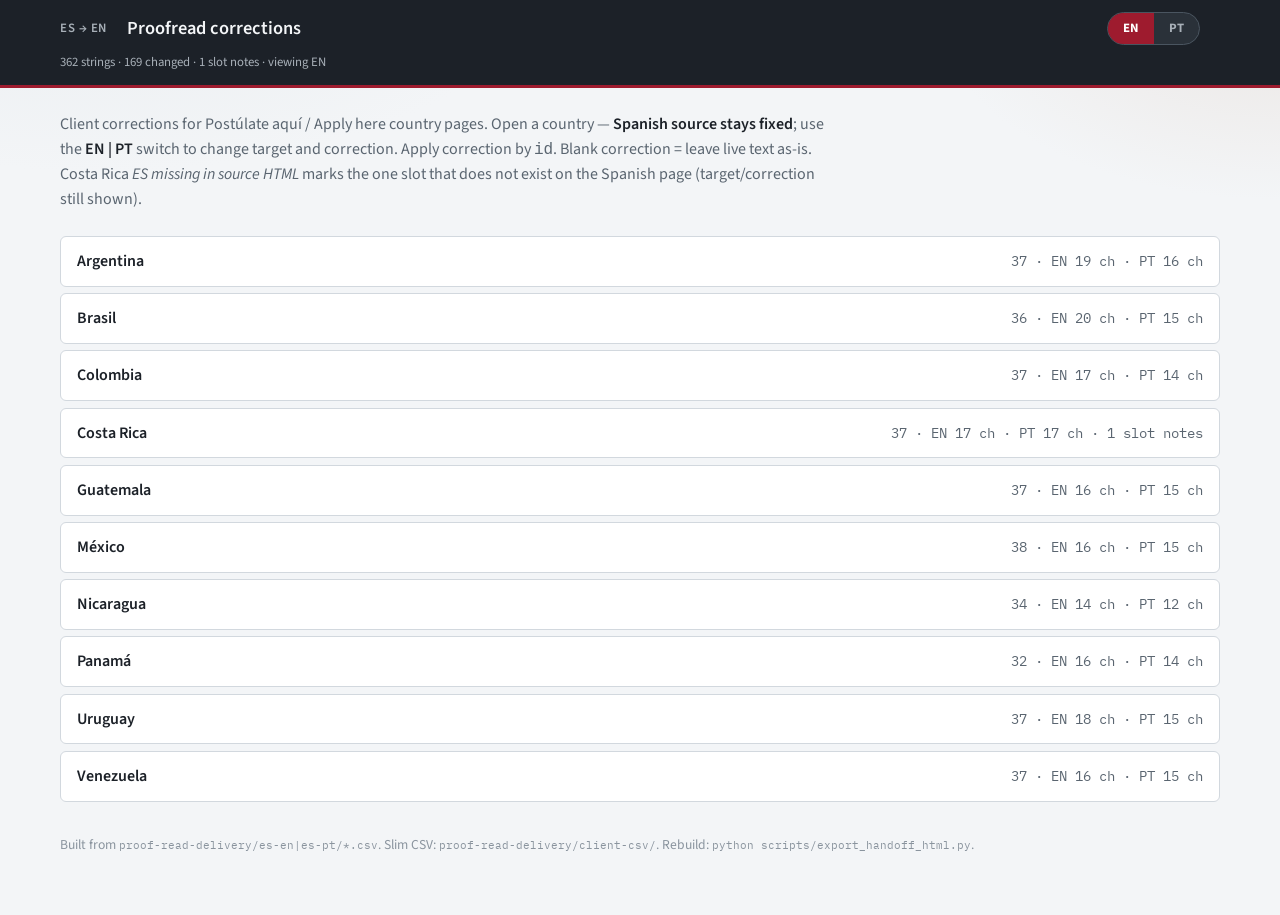
<file: proof-read-delivery/html/index.html>
<!DOCTYPE html>
<html lang="en" data-lang="en">
<head>
  <meta charset="utf-8">
  <meta name="viewport" content="width=device-width, initial-scale=1">
  <title>Corrections — ES → EN / PT</title>
  <link rel="preconnect" href="https://fonts.googleapis.com">
  <link rel="preconnect" href="https://fonts.gstatic.com" crossorigin>
  <link href="https://fonts.googleapis.com/css2?family=IBM+Plex+Mono:wght@400;500&family=Source+Sans+3:wght@400;600;700&display=swap" rel="stylesheet">
  <link rel="stylesheet" href="assets/handoff.css">
</head>
<body>
  <header class="site-header">
    <div class="site-header__inner">
      <div class="site-header__track" data-track-label>ES → EN</div>
      <h1 class="site-header__title">Proofread corrections</h1>
      <div class="lang-switch" role="group" aria-label="Target language">
  <button type="button" class="lang-switch__btn" data-lang-switch="en" aria-pressed="true">EN</button>
  <button type="button" class="lang-switch__btn" data-lang-switch="pt" aria-pressed="false">PT</button>
</div>
      <nav class="site-header__nav"></nav>
      <div class="site-header__meta" data-track-meta data-rows="362" data-blocked="1" data-changed-en="169" data-changed-pt="148">362 strings · EN 169 changed · PT 148 changed · 1 slot notes · 10 countries</div>
    </div>
  </header>
  <main class="wrap">
    <p class="intro">
      Client corrections for Postúlate aquí / Apply here country pages.
      Open a country — <strong>Spanish source stays fixed</strong>; use the
      <strong>EN | PT</strong> switch to change target and correction.
      Apply correction by <code>id</code>. Blank correction = leave live text as-is.
      Costa Rica <em>ES missing in source HTML</em> marks the one slot that does not
      exist on the Spanish page (target/correction still shown).
    </p>
    <ul class="country-list">
  <li><a href="argentina.html"><span class="country-list__name">Argentina</span><span class="country-list__count">37 · EN 19 ch · PT 16 ch</span></a></li>
  <li><a href="brasil.html"><span class="country-list__name">Brasil</span><span class="country-list__count">36 · EN 20 ch · PT 15 ch</span></a></li>
  <li><a href="colombia.html"><span class="country-list__name">Colombia</span><span class="country-list__count">37 · EN 17 ch · PT 14 ch</span></a></li>
  <li><a href="costa-rica.html"><span class="country-list__name">Costa Rica</span><span class="country-list__count">37 · EN 17 ch · PT 17 ch · 1 slot notes</span></a></li>
  <li><a href="guatemala.html"><span class="country-list__name">Guatemala</span><span class="country-list__count">37 · EN 16 ch · PT 15 ch</span></a></li>
  <li><a href="mexico.html"><span class="country-list__name">México</span><span class="country-list__count">38 · EN 16 ch · PT 15 ch</span></a></li>
  <li><a href="nicaragua.html"><span class="country-list__name">Nicaragua</span><span class="country-list__count">34 · EN 14 ch · PT 12 ch</span></a></li>
  <li><a href="panama.html"><span class="country-list__name">Panamá</span><span class="country-list__count">32 · EN 16 ch · PT 14 ch</span></a></li>
  <li><a href="uruguay.html"><span class="country-list__name">Uruguay</span><span class="country-list__count">37 · EN 18 ch · PT 15 ch</span></a></li>
  <li><a href="venezuela.html"><span class="country-list__name">Venezuela</span><span class="country-list__count">37 · EN 16 ch · PT 15 ch</span></a></li>
    </ul>
    <p class="foot-note">
      Built from <code>proof-read-delivery/es-en|es-pt/*.csv</code>.
      Slim CSV: <code>proof-read-delivery/client-csv/</code>.
      Rebuild: <code>python scripts/export_handoff_html.py</code>.
    </p>

  </main>
  <script src="assets/handoff.js" defer></script>
</body>
</html>
</file>
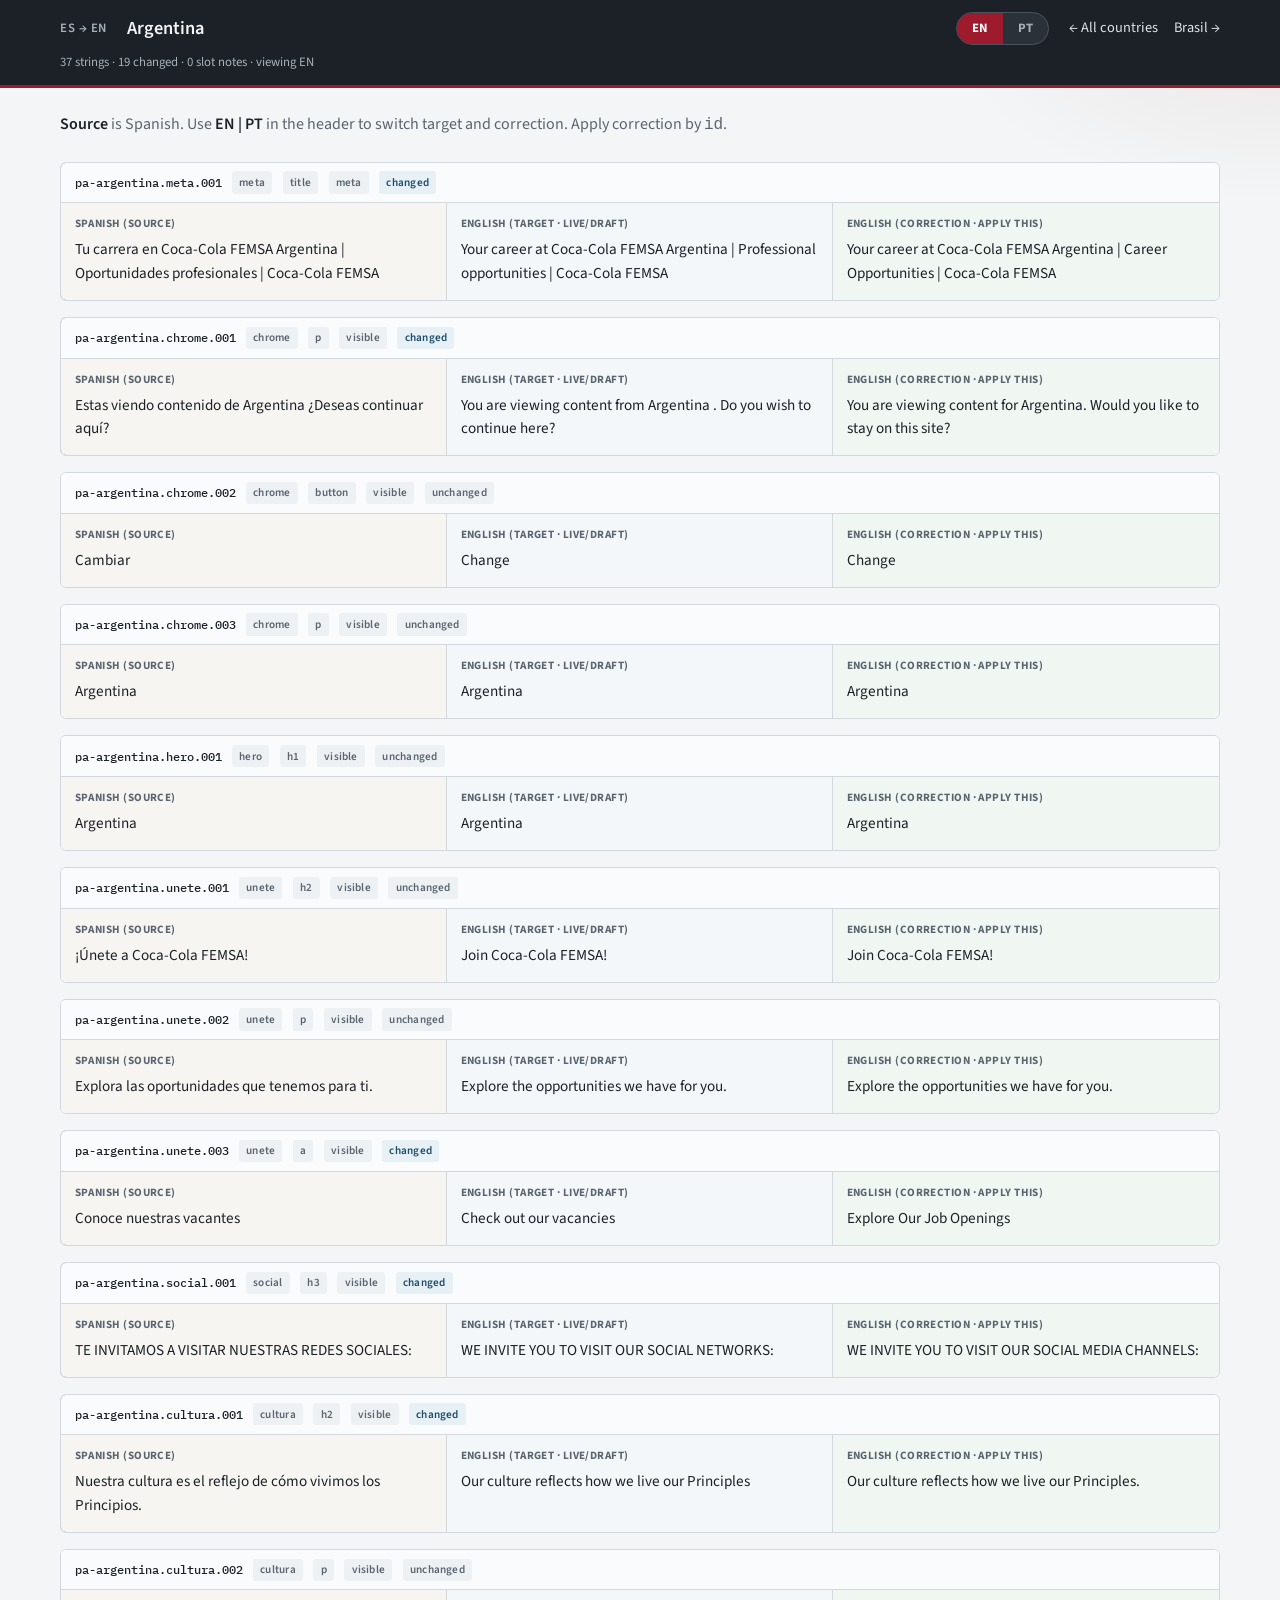
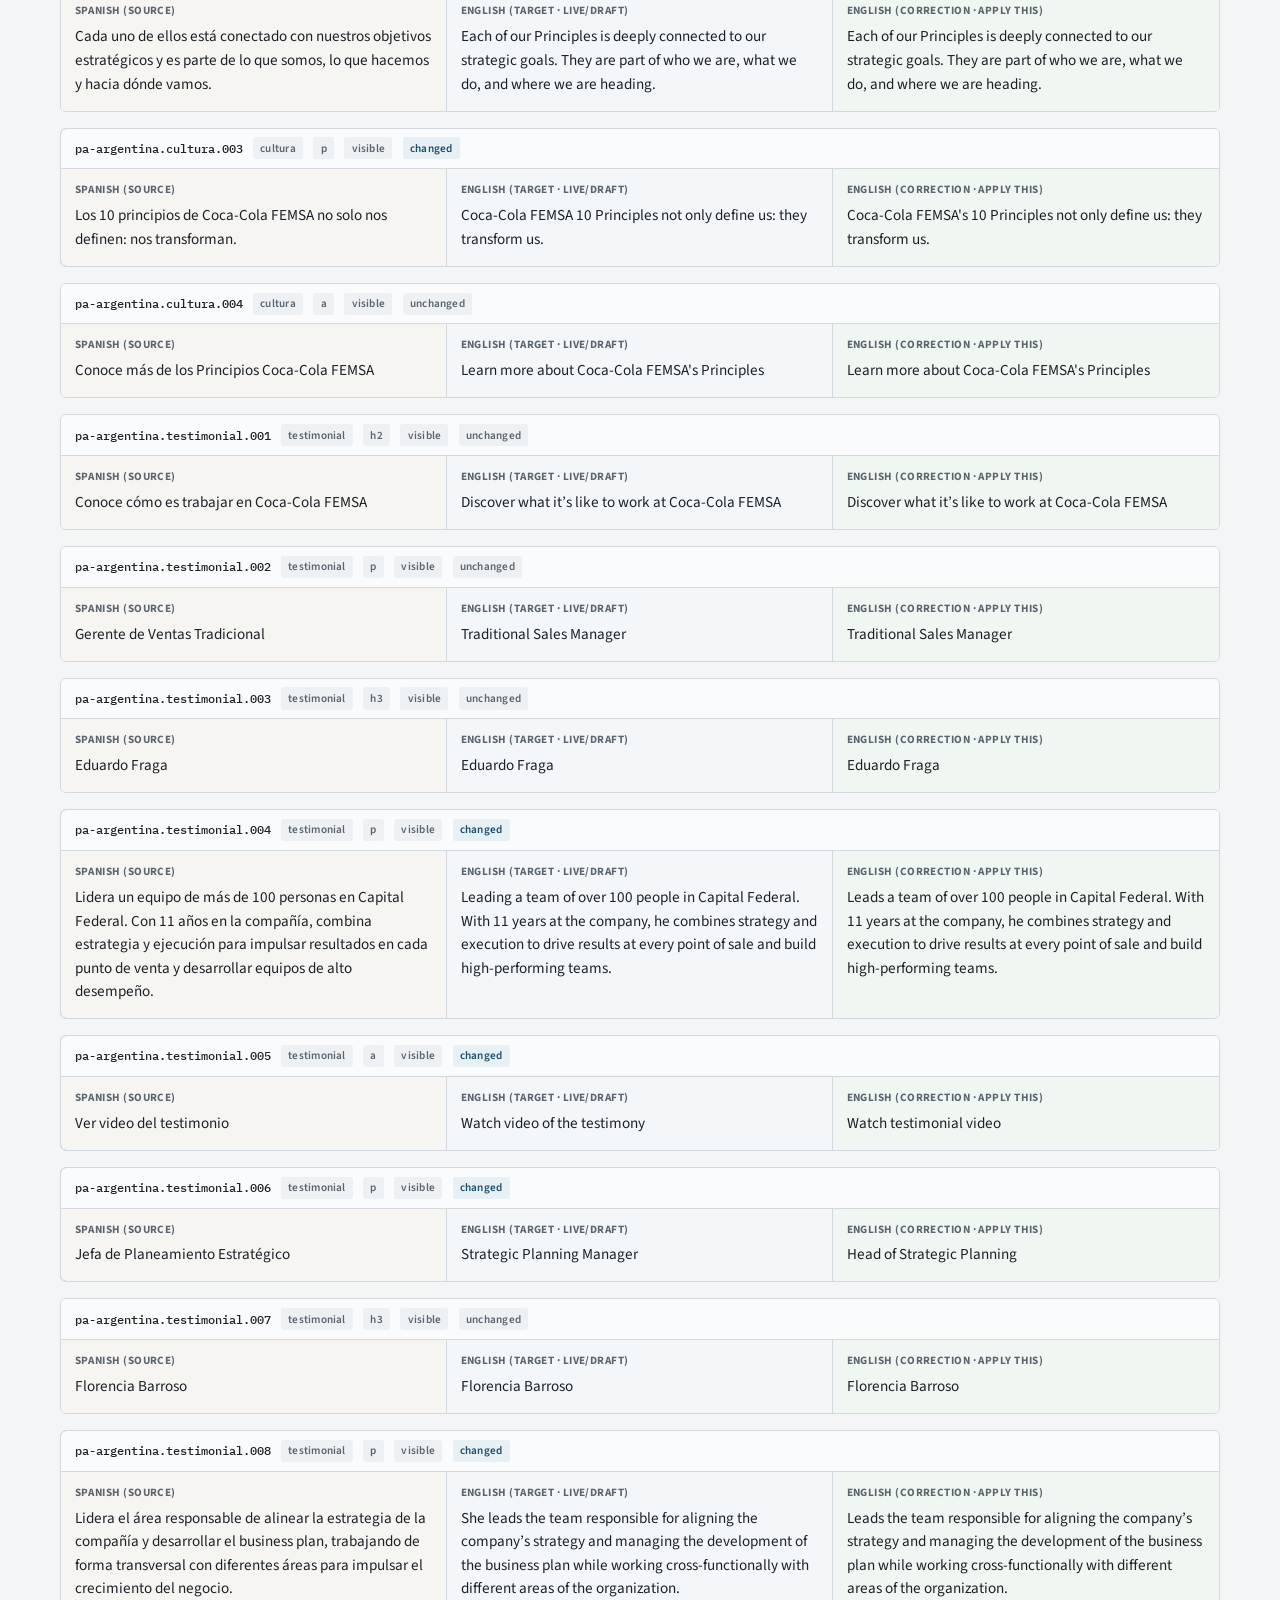
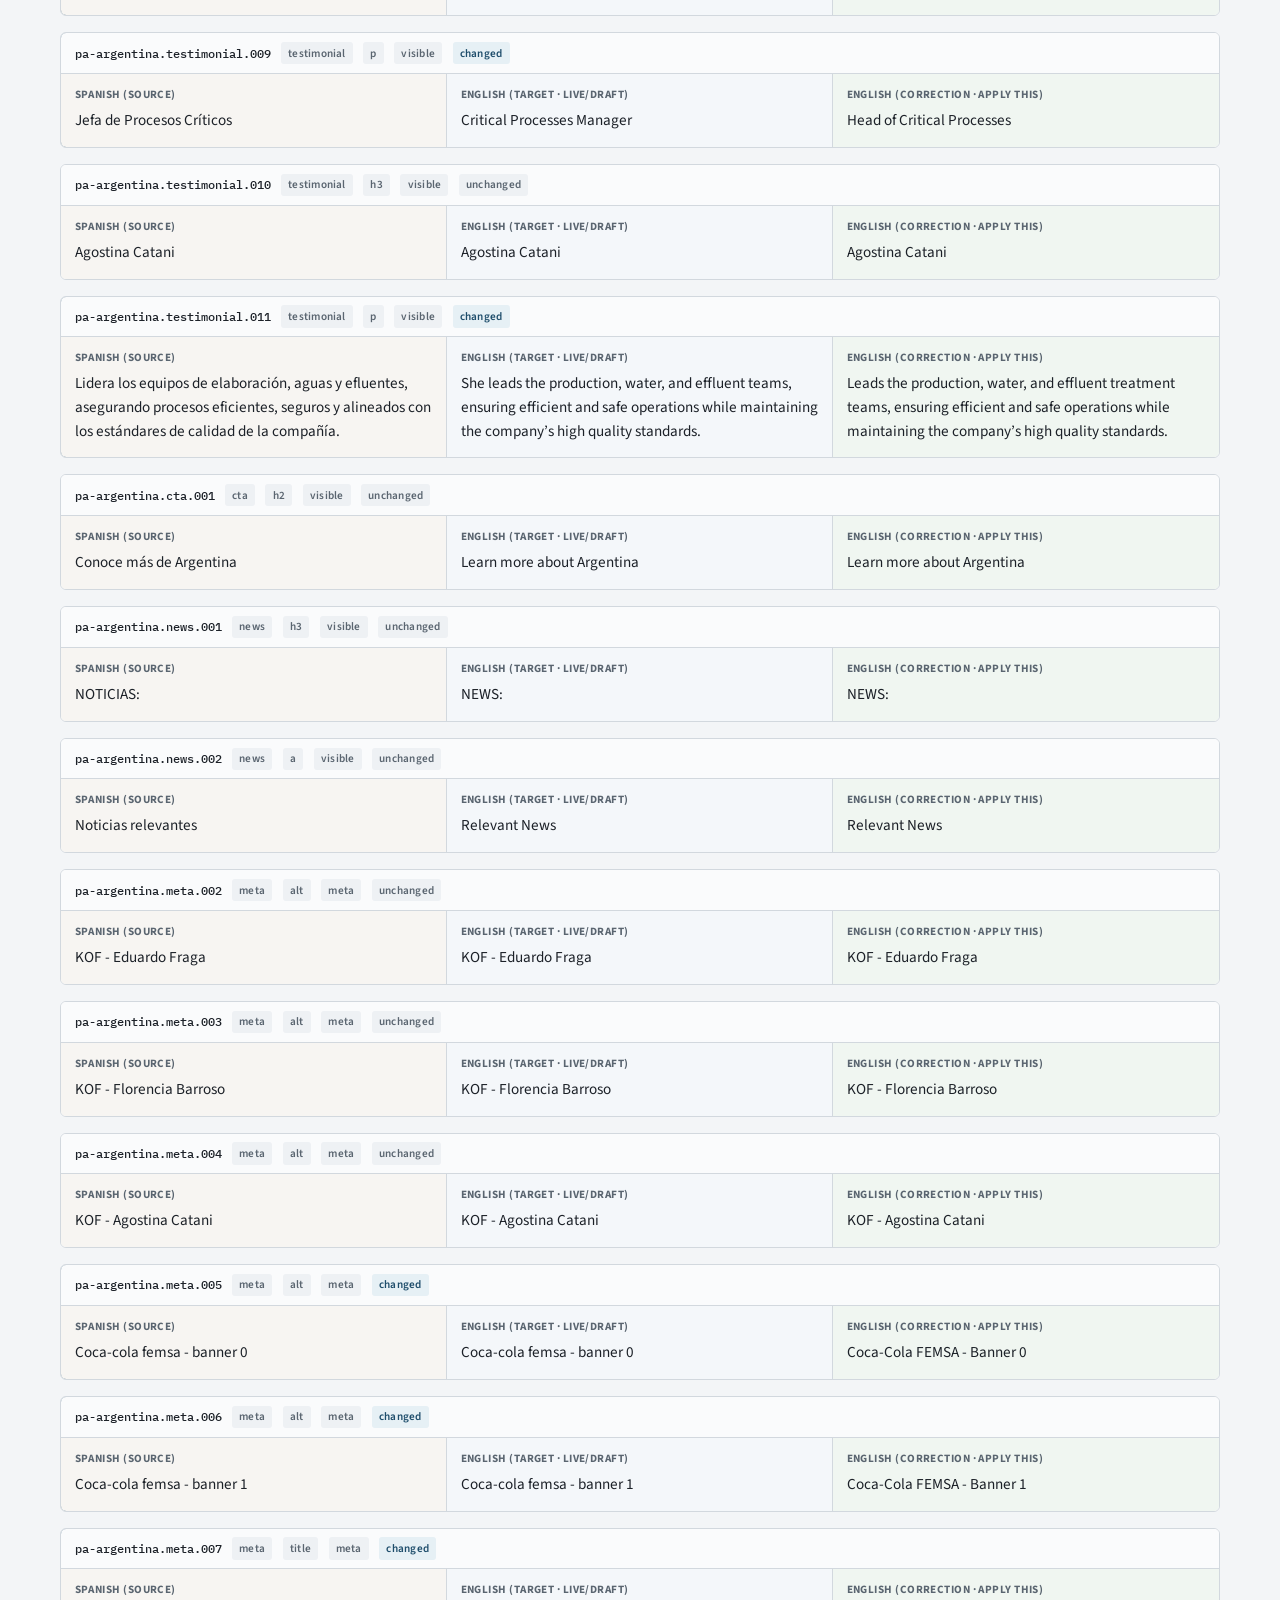
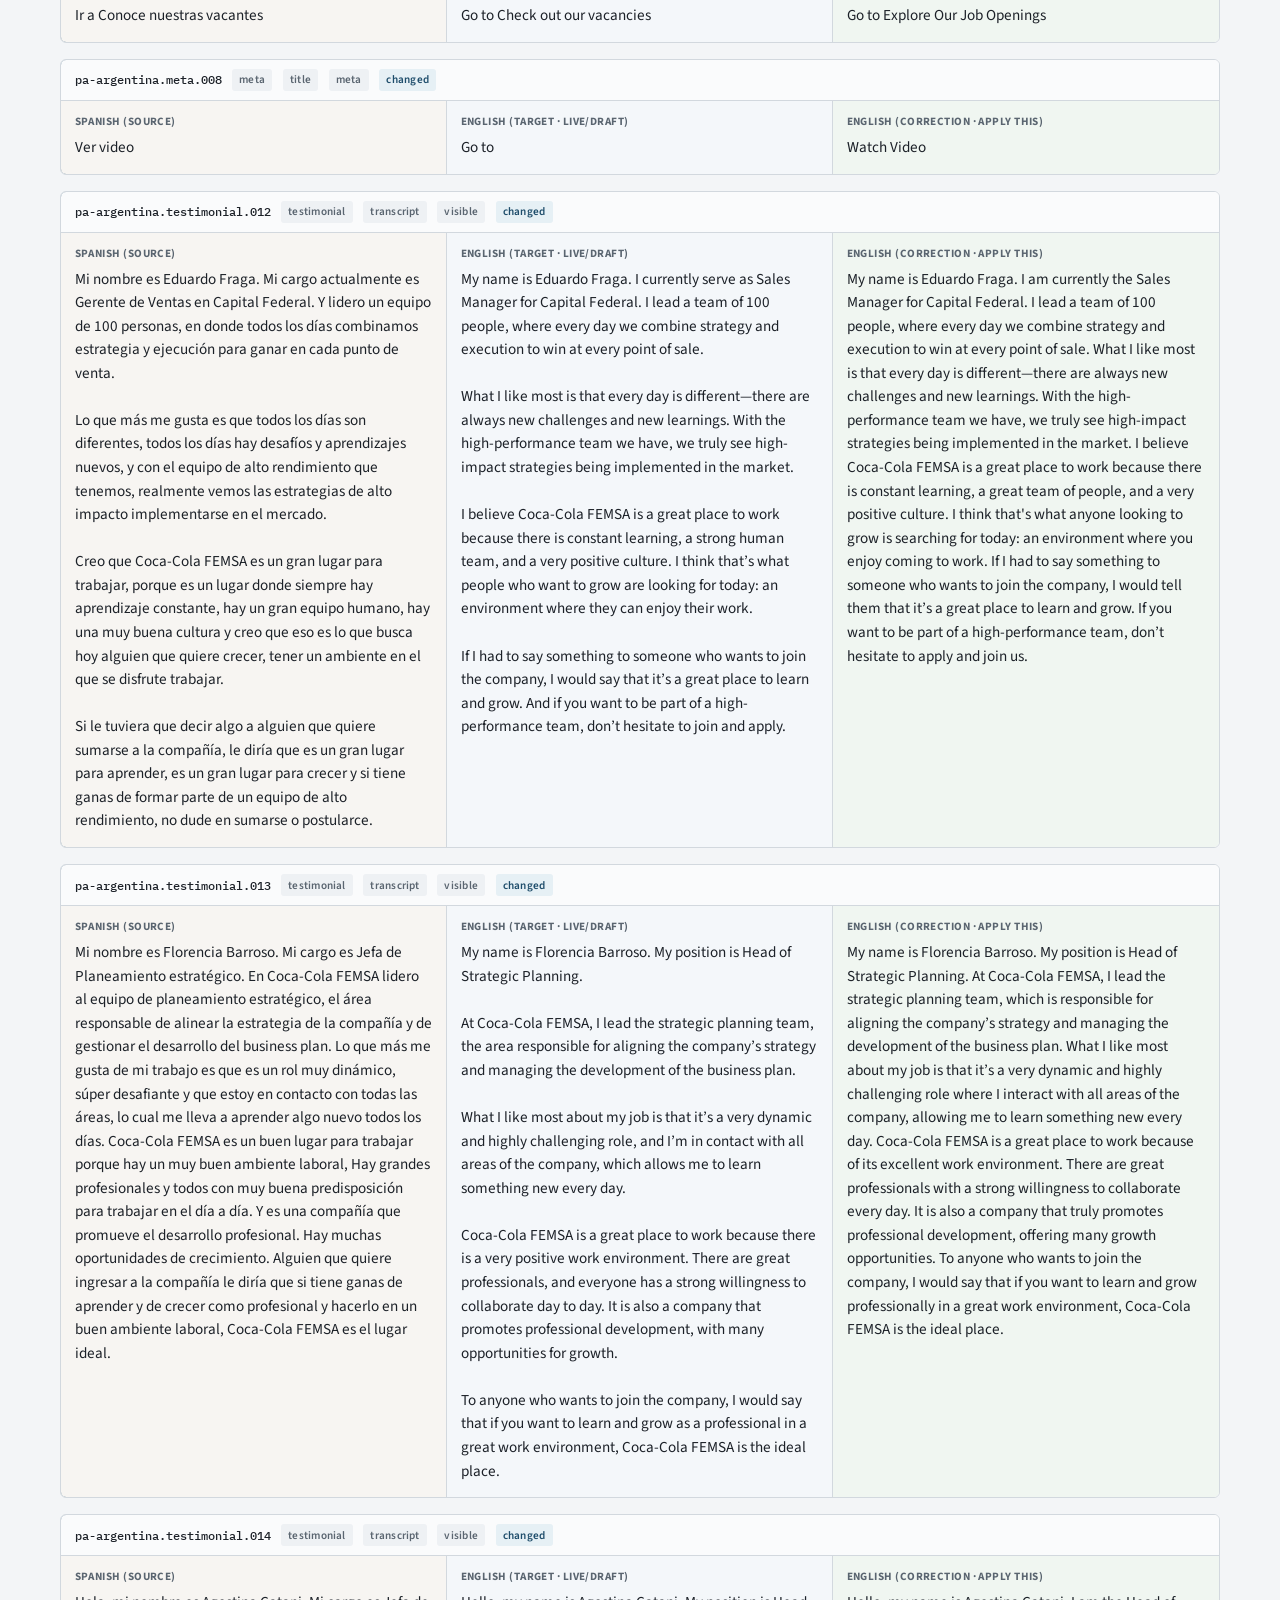
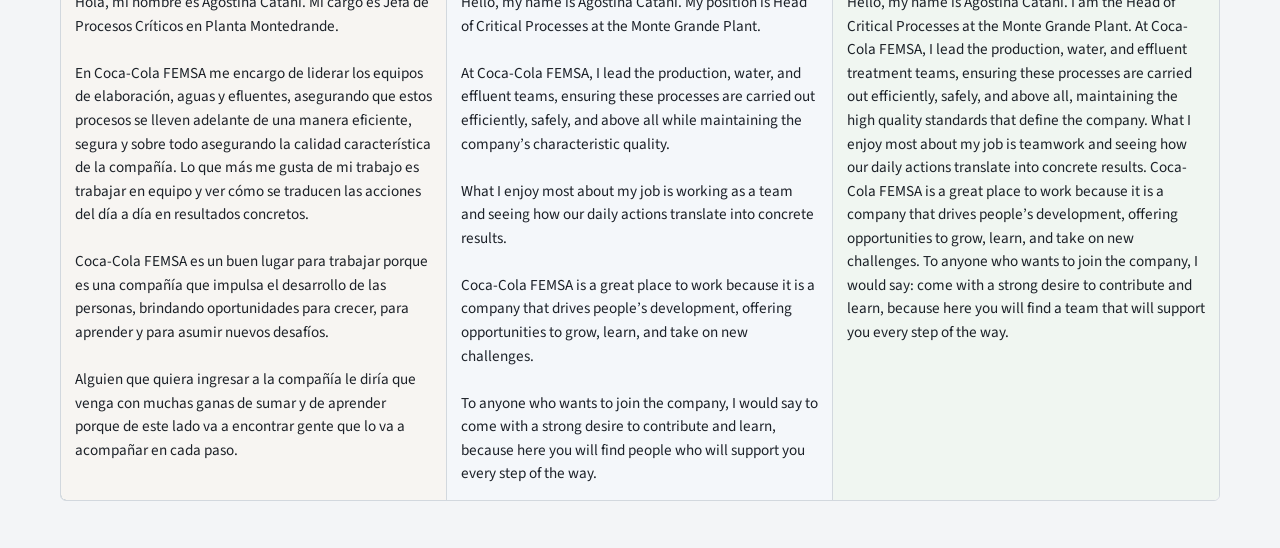
<file: proof-read-delivery/html/argentina.html>
<!DOCTYPE html>
<html lang="en" data-lang="en">
<head>
  <meta charset="utf-8">
  <meta name="viewport" content="width=device-width, initial-scale=1">
  <title>Argentina — corrections</title>
  <link rel="preconnect" href="https://fonts.googleapis.com">
  <link rel="preconnect" href="https://fonts.gstatic.com" crossorigin>
  <link href="https://fonts.googleapis.com/css2?family=IBM+Plex+Mono:wght@400;500&family=Source+Sans+3:wght@400;600;700&display=swap" rel="stylesheet">
  <link rel="stylesheet" href="assets/handoff.css">
</head>
<body>
  <header class="site-header">
    <div class="site-header__inner">
      <div class="site-header__track" data-track-label>ES → EN</div>
      <h1 class="site-header__title">Argentina</h1>
      <div class="lang-switch" role="group" aria-label="Target language">
  <button type="button" class="lang-switch__btn" data-lang-switch="en" aria-pressed="true">EN</button>
  <button type="button" class="lang-switch__btn" data-lang-switch="pt" aria-pressed="false">PT</button>
</div>
      <nav class="site-header__nav"><a href="index.html">← All countries</a>
        <a href="brasil.html">Brasil →</a></nav>
      <div class="site-header__meta" data-track-meta data-rows="37" data-blocked="0" data-changed-en="19" data-changed-pt="16">37 strings · EN 19 changed · PT 16 changed · 0 slot notes</div>
    </div>
  </header>
  <main class="wrap">
    <p class="intro">
      <strong>Source</strong> is Spanish. Use <strong>EN | PT</strong> in the header
      to switch target and correction. Apply correction by <code>id</code>.
      
    </p>
    <div class="blocks">
<article class="block block--changed" id="pa-argentina.meta.001" data-id="pa-argentina.meta.001"
  data-blocked=""
  data-target-en="Your career at Coca-Cola FEMSA Argentina | Professional opportunities | Coca-Cola FEMSA"
  data-correction-en="Your career at Coca-Cola FEMSA Argentina | Career Opportunities | Coca-Cola FEMSA"
  data-changed-en="1"
  data-target-pt="Tu carrera en Coca-Cola FEMSA Argentina | Oportunidades profesionales | Coca-Cola FEMSA"
  data-correction-pt="Sua carreira em Coca-Cola FEMSA Argentina | Oportunidades profissionais | Coca-Cola FEMSA"
  data-changed-pt="1">
  <div class="block__head">
    <code class="block__id"><a href="#pa-argentina.meta.001">pa-argentina.meta.001</a></code>
    <span class="tag">meta</span><span class="tag">title</span><span class="tag">meta</span><span class="badge badge--changed" data-status-badge>changed</span>
    
  </div>
  <div class="split">
    <div class="pane pane--source">
      <span class="pane__label">Spanish (source)</span>
      <p class="pane__text">Tu carrera en Coca-Cola FEMSA Argentina | Oportunidades profesionales | Coca-Cola FEMSA</p>
    </div>
    <div class="pane pane--target">
      <span class="pane__label" data-label-target>English (target · live/draft)</span>
      <p data-pane-target class="pane__text">Your career at Coca-Cola FEMSA Argentina | Professional opportunities | Coca-Cola FEMSA</p>
    </div>
    <div class="pane pane--correction">
      <span class="pane__label" data-label-correction>English (correction · apply this)</span>
      <p data-pane-correction class="pane__text">Your career at Coca-Cola FEMSA Argentina | Career Opportunities | Coca-Cola FEMSA</p>
    </div>
  </div>
</article>
<article class="block block--changed" id="pa-argentina.chrome.001" data-id="pa-argentina.chrome.001"
  data-blocked=""
  data-target-en="You are viewing content from Argentina . Do you wish to continue here?"
  data-correction-en="You are viewing content for Argentina. Would you like to stay on this site?"
  data-changed-en="1"
  data-target-pt="Está a visualizar conteúdo do Argentina . Deseja continuar aqui?"
  data-correction-pt="Está a visualizar conteúdo da Argentina . Deseja continuar aqui?"
  data-changed-pt="1">
  <div class="block__head">
    <code class="block__id"><a href="#pa-argentina.chrome.001">pa-argentina.chrome.001</a></code>
    <span class="tag">chrome</span><span class="tag">p</span><span class="tag">visible</span><span class="badge badge--changed" data-status-badge>changed</span>
    
  </div>
  <div class="split">
    <div class="pane pane--source">
      <span class="pane__label">Spanish (source)</span>
      <p class="pane__text">Estas viendo contenido de Argentina ¿Deseas continuar aquí?</p>
    </div>
    <div class="pane pane--target">
      <span class="pane__label" data-label-target>English (target · live/draft)</span>
      <p data-pane-target class="pane__text">You are viewing content from Argentina . Do you wish to continue here?</p>
    </div>
    <div class="pane pane--correction">
      <span class="pane__label" data-label-correction>English (correction · apply this)</span>
      <p data-pane-correction class="pane__text">You are viewing content for Argentina. Would you like to stay on this site?</p>
    </div>
  </div>
</article>
<article class="block" id="pa-argentina.chrome.002" data-id="pa-argentina.chrome.002"
  data-blocked=""
  data-target-en="Change"
  data-correction-en="Change"
  data-changed-en=""
  data-target-pt="Escolher"
  data-correction-pt="Escolher"
  data-changed-pt="">
  <div class="block__head">
    <code class="block__id"><a href="#pa-argentina.chrome.002">pa-argentina.chrome.002</a></code>
    <span class="tag">chrome</span><span class="tag">button</span><span class="tag">visible</span><span class="badge badge--same" data-status-badge>unchanged</span>
    
  </div>
  <div class="split">
    <div class="pane pane--source">
      <span class="pane__label">Spanish (source)</span>
      <p class="pane__text">Cambiar</p>
    </div>
    <div class="pane pane--target">
      <span class="pane__label" data-label-target>English (target · live/draft)</span>
      <p data-pane-target class="pane__text">Change</p>
    </div>
    <div class="pane pane--correction">
      <span class="pane__label" data-label-correction>English (correction · apply this)</span>
      <p data-pane-correction class="pane__text">Change</p>
    </div>
  </div>
</article>
<article class="block" id="pa-argentina.chrome.003" data-id="pa-argentina.chrome.003"
  data-blocked=""
  data-target-en="Argentina"
  data-correction-en="Argentina"
  data-changed-en=""
  data-target-pt="Argentina"
  data-correction-pt="A Argentina"
  data-changed-pt="1">
  <div class="block__head">
    <code class="block__id"><a href="#pa-argentina.chrome.003">pa-argentina.chrome.003</a></code>
    <span class="tag">chrome</span><span class="tag">p</span><span class="tag">visible</span><span class="badge badge--same" data-status-badge>unchanged</span>
    
  </div>
  <div class="split">
    <div class="pane pane--source">
      <span class="pane__label">Spanish (source)</span>
      <p class="pane__text">Argentina</p>
    </div>
    <div class="pane pane--target">
      <span class="pane__label" data-label-target>English (target · live/draft)</span>
      <p data-pane-target class="pane__text">Argentina</p>
    </div>
    <div class="pane pane--correction">
      <span class="pane__label" data-label-correction>English (correction · apply this)</span>
      <p data-pane-correction class="pane__text">Argentina</p>
    </div>
  </div>
</article>
<article class="block" id="pa-argentina.hero.001" data-id="pa-argentina.hero.001"
  data-blocked=""
  data-target-en="Argentina"
  data-correction-en="Argentina"
  data-changed-en=""
  data-target-pt="Argentina"
  data-correction-pt="A Argentina"
  data-changed-pt="1">
  <div class="block__head">
    <code class="block__id"><a href="#pa-argentina.hero.001">pa-argentina.hero.001</a></code>
    <span class="tag">hero</span><span class="tag">h1</span><span class="tag">visible</span><span class="badge badge--same" data-status-badge>unchanged</span>
    
  </div>
  <div class="split">
    <div class="pane pane--source">
      <span class="pane__label">Spanish (source)</span>
      <p class="pane__text">Argentina</p>
    </div>
    <div class="pane pane--target">
      <span class="pane__label" data-label-target>English (target · live/draft)</span>
      <p data-pane-target class="pane__text">Argentina</p>
    </div>
    <div class="pane pane--correction">
      <span class="pane__label" data-label-correction>English (correction · apply this)</span>
      <p data-pane-correction class="pane__text">Argentina</p>
    </div>
  </div>
</article>
<article class="block" id="pa-argentina.unete.001" data-id="pa-argentina.unete.001"
  data-blocked=""
  data-target-en="Join Coca-Cola FEMSA!"
  data-correction-en="Join Coca-Cola FEMSA!"
  data-changed-en=""
  data-target-pt="Junte-se à Coca-Cola FEMSA!"
  data-correction-pt="Una-se à Coca-Cola FEMSA!"
  data-changed-pt="1">
  <div class="block__head">
    <code class="block__id"><a href="#pa-argentina.unete.001">pa-argentina.unete.001</a></code>
    <span class="tag">unete</span><span class="tag">h2</span><span class="tag">visible</span><span class="badge badge--same" data-status-badge>unchanged</span>
    
  </div>
  <div class="split">
    <div class="pane pane--source">
      <span class="pane__label">Spanish (source)</span>
      <p class="pane__text">¡Únete a Coca-Cola FEMSA!</p>
    </div>
    <div class="pane pane--target">
      <span class="pane__label" data-label-target>English (target · live/draft)</span>
      <p data-pane-target class="pane__text">Join Coca-Cola FEMSA!</p>
    </div>
    <div class="pane pane--correction">
      <span class="pane__label" data-label-correction>English (correction · apply this)</span>
      <p data-pane-correction class="pane__text">Join Coca-Cola FEMSA!</p>
    </div>
  </div>
</article>
<article class="block" id="pa-argentina.unete.002" data-id="pa-argentina.unete.002"
  data-blocked=""
  data-target-en="Explore the opportunities we have for you."
  data-correction-en="Explore the opportunities we have for you."
  data-changed-en=""
  data-target-pt="Explore as oportunidades que temos para você."
  data-correction-pt="Explore as oportunidades que temos para você."
  data-changed-pt="">
  <div class="block__head">
    <code class="block__id"><a href="#pa-argentina.unete.002">pa-argentina.unete.002</a></code>
    <span class="tag">unete</span><span class="tag">p</span><span class="tag">visible</span><span class="badge badge--same" data-status-badge>unchanged</span>
    
  </div>
  <div class="split">
    <div class="pane pane--source">
      <span class="pane__label">Spanish (source)</span>
      <p class="pane__text">Explora las oportunidades que tenemos para ti.</p>
    </div>
    <div class="pane pane--target">
      <span class="pane__label" data-label-target>English (target · live/draft)</span>
      <p data-pane-target class="pane__text">Explore the opportunities we have for you.</p>
    </div>
    <div class="pane pane--correction">
      <span class="pane__label" data-label-correction>English (correction · apply this)</span>
      <p data-pane-correction class="pane__text">Explore the opportunities we have for you.</p>
    </div>
  </div>
</article>
<article class="block block--changed" id="pa-argentina.unete.003" data-id="pa-argentina.unete.003"
  data-blocked=""
  data-target-en="Check out our vacancies"
  data-correction-en="Explore Our Job Openings"
  data-changed-en="1"
  data-target-pt="Confira nossas vagas de emprego"
  data-correction-pt="Conheça nossas vagas de emprego"
  data-changed-pt="1">
  <div class="block__head">
    <code class="block__id"><a href="#pa-argentina.unete.003">pa-argentina.unete.003</a></code>
    <span class="tag">unete</span><span class="tag">a</span><span class="tag">visible</span><span class="badge badge--changed" data-status-badge>changed</span>
    
  </div>
  <div class="split">
    <div class="pane pane--source">
      <span class="pane__label">Spanish (source)</span>
      <p class="pane__text">Conoce nuestras vacantes</p>
    </div>
    <div class="pane pane--target">
      <span class="pane__label" data-label-target>English (target · live/draft)</span>
      <p data-pane-target class="pane__text">Check out our vacancies</p>
    </div>
    <div class="pane pane--correction">
      <span class="pane__label" data-label-correction>English (correction · apply this)</span>
      <p data-pane-correction class="pane__text">Explore Our Job Openings</p>
    </div>
  </div>
</article>
<article class="block block--changed" id="pa-argentina.social.001" data-id="pa-argentina.social.001"
  data-blocked=""
  data-target-en="WE INVITE YOU TO VISIT OUR SOCIAL NETWORKS:"
  data-correction-en="WE INVITE YOU TO VISIT OUR SOCIAL MEDIA CHANNELS:"
  data-changed-en="1"
  data-target-pt="CONVIDAMOS VOCÊ A VISITAR NOSSAS REDES SOCIAIS:"
  data-correction-pt="CONVIDAMOS VOCÊ A VISITAR NOSSAS REDES SOCIAIS:"
  data-changed-pt="">
  <div class="block__head">
    <code class="block__id"><a href="#pa-argentina.social.001">pa-argentina.social.001</a></code>
    <span class="tag">social</span><span class="tag">h3</span><span class="tag">visible</span><span class="badge badge--changed" data-status-badge>changed</span>
    
  </div>
  <div class="split">
    <div class="pane pane--source">
      <span class="pane__label">Spanish (source)</span>
      <p class="pane__text">TE INVITAMOS A VISITAR NUESTRAS REDES SOCIALES:</p>
    </div>
    <div class="pane pane--target">
      <span class="pane__label" data-label-target>English (target · live/draft)</span>
      <p data-pane-target class="pane__text">WE INVITE YOU TO VISIT OUR SOCIAL NETWORKS:</p>
    </div>
    <div class="pane pane--correction">
      <span class="pane__label" data-label-correction>English (correction · apply this)</span>
      <p data-pane-correction class="pane__text">WE INVITE YOU TO VISIT OUR SOCIAL MEDIA CHANNELS:</p>
    </div>
  </div>
</article>
<article class="block block--changed" id="pa-argentina.cultura.001" data-id="pa-argentina.cultura.001"
  data-blocked=""
  data-target-en="Our culture reflects how we live our Principles"
  data-correction-en="Our culture reflects how we live our Principles."
  data-changed-en="1"
  data-target-pt="Nossa cultura é o reflexo de como vivemos os Princípios."
  data-correction-pt="Nossa cultura é o reflexo de como vivemos os Princípios."
  data-changed-pt="">
  <div class="block__head">
    <code class="block__id"><a href="#pa-argentina.cultura.001">pa-argentina.cultura.001</a></code>
    <span class="tag">cultura</span><span class="tag">h2</span><span class="tag">visible</span><span class="badge badge--changed" data-status-badge>changed</span>
    
  </div>
  <div class="split">
    <div class="pane pane--source">
      <span class="pane__label">Spanish (source)</span>
      <p class="pane__text">Nuestra cultura es el reflejo de cómo vivimos los Principios.</p>
    </div>
    <div class="pane pane--target">
      <span class="pane__label" data-label-target>English (target · live/draft)</span>
      <p data-pane-target class="pane__text">Our culture reflects how we live our Principles</p>
    </div>
    <div class="pane pane--correction">
      <span class="pane__label" data-label-correction>English (correction · apply this)</span>
      <p data-pane-correction class="pane__text">Our culture reflects how we live our Principles.</p>
    </div>
  </div>
</article>
<article class="block" id="pa-argentina.cultura.002" data-id="pa-argentina.cultura.002"
  data-blocked=""
  data-target-en="Each of our Principles is deeply connected to our strategic goals. They are part of who we are, what we do, and where we are heading."
  data-correction-en="Each of our Principles is deeply connected to our strategic goals. They are part of who we are, what we do, and where we are heading."
  data-changed-en=""
  data-target-pt="Cada um deles está conectado com nossos objetivos estratégicos e faz parte do que somos, fazemos e do rumo que tomamos."
  data-correction-pt="Cada um deles está conectado com nossos objetivos estratégicos e faz parte do que somos, do que fazemos e do rumo que tomamos."
  data-changed-pt="1">
  <div class="block__head">
    <code class="block__id"><a href="#pa-argentina.cultura.002">pa-argentina.cultura.002</a></code>
    <span class="tag">cultura</span><span class="tag">p</span><span class="tag">visible</span><span class="badge badge--same" data-status-badge>unchanged</span>
    
  </div>
  <div class="split">
    <div class="pane pane--source">
      <span class="pane__label">Spanish (source)</span>
      <p class="pane__text">Cada uno de ellos está conectado con nuestros objetivos estratégicos y es parte de lo que somos, lo que hacemos y hacia dónde vamos.</p>
    </div>
    <div class="pane pane--target">
      <span class="pane__label" data-label-target>English (target · live/draft)</span>
      <p data-pane-target class="pane__text">Each of our Principles is deeply connected to our strategic goals. They are part of who we are, what we do, and where we are heading.</p>
    </div>
    <div class="pane pane--correction">
      <span class="pane__label" data-label-correction>English (correction · apply this)</span>
      <p data-pane-correction class="pane__text">Each of our Principles is deeply connected to our strategic goals. They are part of who we are, what we do, and where we are heading.</p>
    </div>
  </div>
</article>
<article class="block block--changed" id="pa-argentina.cultura.003" data-id="pa-argentina.cultura.003"
  data-blocked=""
  data-target-en="Coca-Cola FEMSA 10 Principles not only define us: they transform us."
  data-correction-en="Coca-Cola FEMSA&#x27;s 10 Principles not only define us: they transform us."
  data-changed-en="1"
  data-target-pt="Os Dez Princípios da Coca-Cola FEMSA não apenas nos definem, mas nos transformam."
  data-correction-pt="Os Dez Princípios da Coca-Cola FEMSA não apenas nos definem, mas também nos transformam."
  data-changed-pt="1">
  <div class="block__head">
    <code class="block__id"><a href="#pa-argentina.cultura.003">pa-argentina.cultura.003</a></code>
    <span class="tag">cultura</span><span class="tag">p</span><span class="tag">visible</span><span class="badge badge--changed" data-status-badge>changed</span>
    
  </div>
  <div class="split">
    <div class="pane pane--source">
      <span class="pane__label">Spanish (source)</span>
      <p class="pane__text">Los 10 principios de Coca-Cola FEMSA no solo nos definen: nos transforman.</p>
    </div>
    <div class="pane pane--target">
      <span class="pane__label" data-label-target>English (target · live/draft)</span>
      <p data-pane-target class="pane__text">Coca-Cola FEMSA 10 Principles not only define us: they transform us.</p>
    </div>
    <div class="pane pane--correction">
      <span class="pane__label" data-label-correction>English (correction · apply this)</span>
      <p data-pane-correction class="pane__text">Coca-Cola FEMSA&#x27;s 10 Principles not only define us: they transform us.</p>
    </div>
  </div>
</article>
<article class="block" id="pa-argentina.cultura.004" data-id="pa-argentina.cultura.004"
  data-blocked=""
  data-target-en="Learn more about Coca-Cola FEMSA&#x27;s Principles"
  data-correction-en="Learn more about Coca-Cola FEMSA&#x27;s Principles"
  data-changed-en=""
  data-target-pt="Saiba mais sobre os Princípios da Coca-Cola FEMSA"
  data-correction-pt="Saiba mais sobre os Princípios da Coca-Cola FEMSA"
  data-changed-pt="">
  <div class="block__head">
    <code class="block__id"><a href="#pa-argentina.cultura.004">pa-argentina.cultura.004</a></code>
    <span class="tag">cultura</span><span class="tag">a</span><span class="tag">visible</span><span class="badge badge--same" data-status-badge>unchanged</span>
    
  </div>
  <div class="split">
    <div class="pane pane--source">
      <span class="pane__label">Spanish (source)</span>
      <p class="pane__text">Conoce más de los Principios Coca-Cola FEMSA</p>
    </div>
    <div class="pane pane--target">
      <span class="pane__label" data-label-target>English (target · live/draft)</span>
      <p data-pane-target class="pane__text">Learn more about Coca-Cola FEMSA&#x27;s Principles</p>
    </div>
    <div class="pane pane--correction">
      <span class="pane__label" data-label-correction>English (correction · apply this)</span>
      <p data-pane-correction class="pane__text">Learn more about Coca-Cola FEMSA&#x27;s Principles</p>
    </div>
  </div>
</article>
<article class="block" id="pa-argentina.testimonial.001" data-id="pa-argentina.testimonial.001"
  data-blocked=""
  data-target-en="Discover what it’s like to work at Coca-Cola FEMSA"
  data-correction-en="Discover what it’s like to work at Coca-Cola FEMSA"
  data-changed-en=""
  data-target-pt="Conheça como é trabalhar na Coca-Cola FEMSA"
  data-correction-pt="Conheça como é trabalhar na Coca-Cola FEMSA"
  data-changed-pt="">
  <div class="block__head">
    <code class="block__id"><a href="#pa-argentina.testimonial.001">pa-argentina.testimonial.001</a></code>
    <span class="tag">testimonial</span><span class="tag">h2</span><span class="tag">visible</span><span class="badge badge--same" data-status-badge>unchanged</span>
    
  </div>
  <div class="split">
    <div class="pane pane--source">
      <span class="pane__label">Spanish (source)</span>
      <p class="pane__text">Conoce cómo es trabajar en Coca-Cola FEMSA</p>
    </div>
    <div class="pane pane--target">
      <span class="pane__label" data-label-target>English (target · live/draft)</span>
      <p data-pane-target class="pane__text">Discover what it’s like to work at Coca-Cola FEMSA</p>
    </div>
    <div class="pane pane--correction">
      <span class="pane__label" data-label-correction>English (correction · apply this)</span>
      <p data-pane-correction class="pane__text">Discover what it’s like to work at Coca-Cola FEMSA</p>
    </div>
  </div>
</article>
<article class="block" id="pa-argentina.testimonial.002" data-id="pa-argentina.testimonial.002"
  data-blocked=""
  data-target-en="Traditional Sales Manager"
  data-correction-en="Traditional Sales Manager"
  data-changed-en=""
  data-target-pt="Gerente de Vendas Tradicional"
  data-correction-pt="Gerente de Vendas Tradicional"
  data-changed-pt="">
  <div class="block__head">
    <code class="block__id"><a href="#pa-argentina.testimonial.002">pa-argentina.testimonial.002</a></code>
    <span class="tag">testimonial</span><span class="tag">p</span><span class="tag">visible</span><span class="badge badge--same" data-status-badge>unchanged</span>
    
  </div>
  <div class="split">
    <div class="pane pane--source">
      <span class="pane__label">Spanish (source)</span>
      <p class="pane__text">Gerente de Ventas Tradicional</p>
    </div>
    <div class="pane pane--target">
      <span class="pane__label" data-label-target>English (target · live/draft)</span>
      <p data-pane-target class="pane__text">Traditional Sales Manager</p>
    </div>
    <div class="pane pane--correction">
      <span class="pane__label" data-label-correction>English (correction · apply this)</span>
      <p data-pane-correction class="pane__text">Traditional Sales Manager</p>
    </div>
  </div>
</article>
<article class="block" id="pa-argentina.testimonial.003" data-id="pa-argentina.testimonial.003"
  data-blocked=""
  data-target-en="Eduardo Fraga"
  data-correction-en="Eduardo Fraga"
  data-changed-en=""
  data-target-pt="Eduardo Fraga"
  data-correction-pt="Eduardo Fraga"
  data-changed-pt="">
  <div class="block__head">
    <code class="block__id"><a href="#pa-argentina.testimonial.003">pa-argentina.testimonial.003</a></code>
    <span class="tag">testimonial</span><span class="tag">h3</span><span class="tag">visible</span><span class="badge badge--same" data-status-badge>unchanged</span>
    
  </div>
  <div class="split">
    <div class="pane pane--source">
      <span class="pane__label">Spanish (source)</span>
      <p class="pane__text">Eduardo Fraga</p>
    </div>
    <div class="pane pane--target">
      <span class="pane__label" data-label-target>English (target · live/draft)</span>
      <p data-pane-target class="pane__text">Eduardo Fraga</p>
    </div>
    <div class="pane pane--correction">
      <span class="pane__label" data-label-correction>English (correction · apply this)</span>
      <p data-pane-correction class="pane__text">Eduardo Fraga</p>
    </div>
  </div>
</article>
<article class="block block--changed" id="pa-argentina.testimonial.004" data-id="pa-argentina.testimonial.004"
  data-blocked=""
  data-target-en="Leading a team of over 100 people in Capital Federal. With 11 years at the company, he combines strategy and execution to drive results at every point of sale and build high-performing teams."
  data-correction-en="Leads a team of over 100 people in Capital Federal. With 11 years at the company, he combines strategy and execution to drive results at every point of sale and build high-performing teams."
  data-changed-en="1"
  data-target-pt="Liderando uma equipe de mais de 100 pessoas na Capital Federal. Com 11 anos na companhia, combina estratégia e execução para impulsionar resultados em cada ponto de venda e desenvolver equipes de alto desempenho."
  data-correction-pt="Liderando uma equipe de mais de 100 pessoas na Capital Federal. Com 11 anos na companhia, combina estratégia e execução para impulsionar resultados em cada ponto de venda e desenvolver equipes de alto desempenho."
  data-changed-pt="">
  <div class="block__head">
    <code class="block__id"><a href="#pa-argentina.testimonial.004">pa-argentina.testimonial.004</a></code>
    <span class="tag">testimonial</span><span class="tag">p</span><span class="tag">visible</span><span class="badge badge--changed" data-status-badge>changed</span>
    
  </div>
  <div class="split">
    <div class="pane pane--source">
      <span class="pane__label">Spanish (source)</span>
      <p class="pane__text">Lidera un equipo de más de 100 personas en Capital Federal. Con 11 años en la compañía, combina estrategia y ejecución para impulsar resultados en cada punto de venta y desarrollar equipos de alto desempeño.</p>
    </div>
    <div class="pane pane--target">
      <span class="pane__label" data-label-target>English (target · live/draft)</span>
      <p data-pane-target class="pane__text">Leading a team of over 100 people in Capital Federal. With 11 years at the company, he combines strategy and execution to drive results at every point of sale and build high-performing teams.</p>
    </div>
    <div class="pane pane--correction">
      <span class="pane__label" data-label-correction>English (correction · apply this)</span>
      <p data-pane-correction class="pane__text">Leads a team of over 100 people in Capital Federal. With 11 years at the company, he combines strategy and execution to drive results at every point of sale and build high-performing teams.</p>
    </div>
  </div>
</article>
<article class="block block--changed" id="pa-argentina.testimonial.005" data-id="pa-argentina.testimonial.005"
  data-blocked=""
  data-target-en="Watch video of the testimony"
  data-correction-en="Watch testimonial video"
  data-changed-en="1"
  data-target-pt="Assista ao vídeo do depoimento"
  data-correction-pt="Assista ao vídeo do testemunho"
  data-changed-pt="1">
  <div class="block__head">
    <code class="block__id"><a href="#pa-argentina.testimonial.005">pa-argentina.testimonial.005</a></code>
    <span class="tag">testimonial</span><span class="tag">a</span><span class="tag">visible</span><span class="badge badge--changed" data-status-badge>changed</span>
    
  </div>
  <div class="split">
    <div class="pane pane--source">
      <span class="pane__label">Spanish (source)</span>
      <p class="pane__text">Ver video del testimonio</p>
    </div>
    <div class="pane pane--target">
      <span class="pane__label" data-label-target>English (target · live/draft)</span>
      <p data-pane-target class="pane__text">Watch video of the testimony</p>
    </div>
    <div class="pane pane--correction">
      <span class="pane__label" data-label-correction>English (correction · apply this)</span>
      <p data-pane-correction class="pane__text">Watch testimonial video</p>
    </div>
  </div>
</article>
<article class="block block--changed" id="pa-argentina.testimonial.006" data-id="pa-argentina.testimonial.006"
  data-blocked=""
  data-target-en="Strategic Planning Manager"
  data-correction-en="Head of Strategic Planning"
  data-changed-en="1"
  data-target-pt="Gerente de Planejamento Estratégico"
  data-correction-pt="Gerente de Planejamento Estratégico"
  data-changed-pt="">
  <div class="block__head">
    <code class="block__id"><a href="#pa-argentina.testimonial.006">pa-argentina.testimonial.006</a></code>
    <span class="tag">testimonial</span><span class="tag">p</span><span class="tag">visible</span><span class="badge badge--changed" data-status-badge>changed</span>
    
  </div>
  <div class="split">
    <div class="pane pane--source">
      <span class="pane__label">Spanish (source)</span>
      <p class="pane__text">Jefa de Planeamiento Estratégico</p>
    </div>
    <div class="pane pane--target">
      <span class="pane__label" data-label-target>English (target · live/draft)</span>
      <p data-pane-target class="pane__text">Strategic Planning Manager</p>
    </div>
    <div class="pane pane--correction">
      <span class="pane__label" data-label-correction>English (correction · apply this)</span>
      <p data-pane-correction class="pane__text">Head of Strategic Planning</p>
    </div>
  </div>
</article>
<article class="block" id="pa-argentina.testimonial.007" data-id="pa-argentina.testimonial.007"
  data-blocked=""
  data-target-en="Florencia Barroso"
  data-correction-en="Florencia Barroso"
  data-changed-en=""
  data-target-pt="Florencia Barroso"
  data-correction-pt="Florencia Barroso"
  data-changed-pt="">
  <div class="block__head">
    <code class="block__id"><a href="#pa-argentina.testimonial.007">pa-argentina.testimonial.007</a></code>
    <span class="tag">testimonial</span><span class="tag">h3</span><span class="tag">visible</span><span class="badge badge--same" data-status-badge>unchanged</span>
    
  </div>
  <div class="split">
    <div class="pane pane--source">
      <span class="pane__label">Spanish (source)</span>
      <p class="pane__text">Florencia Barroso</p>
    </div>
    <div class="pane pane--target">
      <span class="pane__label" data-label-target>English (target · live/draft)</span>
      <p data-pane-target class="pane__text">Florencia Barroso</p>
    </div>
    <div class="pane pane--correction">
      <span class="pane__label" data-label-correction>English (correction · apply this)</span>
      <p data-pane-correction class="pane__text">Florencia Barroso</p>
    </div>
  </div>
</article>
<article class="block block--changed" id="pa-argentina.testimonial.008" data-id="pa-argentina.testimonial.008"
  data-blocked=""
  data-target-en="She leads the team responsible for aligning the company’s strategy and managing the development of the business plan while working cross-functionally with different areas of the organization."
  data-correction-en="Leads the team responsible for aligning the company’s strategy and managing the development of the business plan while working cross-functionally with different areas of the organization."
  data-changed-en="1"
  data-target-pt="Lidera a área responsável por alinhar a estratégia da companhia e desenvolver o plano de negócios, trabalhando de forma integrada com diferentes áreas da organização."
  data-correction-pt="Lidera a área responsável por alinhar a estratégia da companhia e desenvolver o plano de negócios, trabalhando de forma integrada com diferentes áreas da organização."
  data-changed-pt="">
  <div class="block__head">
    <code class="block__id"><a href="#pa-argentina.testimonial.008">pa-argentina.testimonial.008</a></code>
    <span class="tag">testimonial</span><span class="tag">p</span><span class="tag">visible</span><span class="badge badge--changed" data-status-badge>changed</span>
    
  </div>
  <div class="split">
    <div class="pane pane--source">
      <span class="pane__label">Spanish (source)</span>
      <p class="pane__text">Lidera el área responsable de alinear la estrategia de la compañía y desarrollar el business plan, trabajando de forma transversal con diferentes áreas para impulsar el crecimiento del negocio.</p>
    </div>
    <div class="pane pane--target">
      <span class="pane__label" data-label-target>English (target · live/draft)</span>
      <p data-pane-target class="pane__text">She leads the team responsible for aligning the company’s strategy and managing the development of the business plan while working cross-functionally with different areas of the organization.</p>
    </div>
    <div class="pane pane--correction">
      <span class="pane__label" data-label-correction>English (correction · apply this)</span>
      <p data-pane-correction class="pane__text">Leads the team responsible for aligning the company’s strategy and managing the development of the business plan while working cross-functionally with different areas of the organization.</p>
    </div>
  </div>
</article>
<article class="block block--changed" id="pa-argentina.testimonial.009" data-id="pa-argentina.testimonial.009"
  data-blocked=""
  data-target-en="Critical Processes Manager"
  data-correction-en="Head of Critical Processes"
  data-changed-en="1"
  data-target-pt="Gerente de Processos Críticos"
  data-correction-pt="Gerente de Processos Críticos"
  data-changed-pt="">
  <div class="block__head">
    <code class="block__id"><a href="#pa-argentina.testimonial.009">pa-argentina.testimonial.009</a></code>
    <span class="tag">testimonial</span><span class="tag">p</span><span class="tag">visible</span><span class="badge badge--changed" data-status-badge>changed</span>
    
  </div>
  <div class="split">
    <div class="pane pane--source">
      <span class="pane__label">Spanish (source)</span>
      <p class="pane__text">Jefa de Procesos Críticos</p>
    </div>
    <div class="pane pane--target">
      <span class="pane__label" data-label-target>English (target · live/draft)</span>
      <p data-pane-target class="pane__text">Critical Processes Manager</p>
    </div>
    <div class="pane pane--correction">
      <span class="pane__label" data-label-correction>English (correction · apply this)</span>
      <p data-pane-correction class="pane__text">Head of Critical Processes</p>
    </div>
  </div>
</article>
<article class="block" id="pa-argentina.testimonial.010" data-id="pa-argentina.testimonial.010"
  data-blocked=""
  data-target-en="Agostina Catani"
  data-correction-en="Agostina Catani"
  data-changed-en=""
  data-target-pt="Agostina Catani"
  data-correction-pt="Agostina Catani"
  data-changed-pt="">
  <div class="block__head">
    <code class="block__id"><a href="#pa-argentina.testimonial.010">pa-argentina.testimonial.010</a></code>
    <span class="tag">testimonial</span><span class="tag">h3</span><span class="tag">visible</span><span class="badge badge--same" data-status-badge>unchanged</span>
    
  </div>
  <div class="split">
    <div class="pane pane--source">
      <span class="pane__label">Spanish (source)</span>
      <p class="pane__text">Agostina Catani</p>
    </div>
    <div class="pane pane--target">
      <span class="pane__label" data-label-target>English (target · live/draft)</span>
      <p data-pane-target class="pane__text">Agostina Catani</p>
    </div>
    <div class="pane pane--correction">
      <span class="pane__label" data-label-correction>English (correction · apply this)</span>
      <p data-pane-correction class="pane__text">Agostina Catani</p>
    </div>
  </div>
</article>
<article class="block block--changed" id="pa-argentina.testimonial.011" data-id="pa-argentina.testimonial.011"
  data-blocked=""
  data-target-en="She leads the production, water, and effluent teams, ensuring efficient and safe operations while maintaining the company’s high quality standards."
  data-correction-en="Leads the production, water, and effluent treatment teams, ensuring efficient and safe operations while maintaining the company’s high quality standards."
  data-changed-en="1"
  data-target-pt="Lidera as equipes de elaboração, águas e efluentes, garantindo processos eficientes, seguros e alinhados aos padrões de qualidade da companhia."
  data-correction-pt="Lidera as equipes de elaboração, águas de efluentes, garantindo processos eficientes, seguros e alinhados aos padrões de qualidade da companhia."
  data-changed-pt="1">
  <div class="block__head">
    <code class="block__id"><a href="#pa-argentina.testimonial.011">pa-argentina.testimonial.011</a></code>
    <span class="tag">testimonial</span><span class="tag">p</span><span class="tag">visible</span><span class="badge badge--changed" data-status-badge>changed</span>
    
  </div>
  <div class="split">
    <div class="pane pane--source">
      <span class="pane__label">Spanish (source)</span>
      <p class="pane__text">Lidera los equipos de elaboración, aguas y efluentes, asegurando procesos eficientes, seguros y alineados con los estándares de calidad de la compañía.</p>
    </div>
    <div class="pane pane--target">
      <span class="pane__label" data-label-target>English (target · live/draft)</span>
      <p data-pane-target class="pane__text">She leads the production, water, and effluent teams, ensuring efficient and safe operations while maintaining the company’s high quality standards.</p>
    </div>
    <div class="pane pane--correction">
      <span class="pane__label" data-label-correction>English (correction · apply this)</span>
      <p data-pane-correction class="pane__text">Leads the production, water, and effluent treatment teams, ensuring efficient and safe operations while maintaining the company’s high quality standards.</p>
    </div>
  </div>
</article>
<article class="block" id="pa-argentina.cta.001" data-id="pa-argentina.cta.001"
  data-blocked=""
  data-target-en="Learn more about Argentina"
  data-correction-en="Learn more about Argentina"
  data-changed-en=""
  data-target-pt="Saiba mais sobre o Argentina"
  data-correction-pt="Saiba mais sobre A Argentina"
  data-changed-pt="1">
  <div class="block__head">
    <code class="block__id"><a href="#pa-argentina.cta.001">pa-argentina.cta.001</a></code>
    <span class="tag">cta</span><span class="tag">h2</span><span class="tag">visible</span><span class="badge badge--same" data-status-badge>unchanged</span>
    
  </div>
  <div class="split">
    <div class="pane pane--source">
      <span class="pane__label">Spanish (source)</span>
      <p class="pane__text">Conoce más de Argentina</p>
    </div>
    <div class="pane pane--target">
      <span class="pane__label" data-label-target>English (target · live/draft)</span>
      <p data-pane-target class="pane__text">Learn more about Argentina</p>
    </div>
    <div class="pane pane--correction">
      <span class="pane__label" data-label-correction>English (correction · apply this)</span>
      <p data-pane-correction class="pane__text">Learn more about Argentina</p>
    </div>
  </div>
</article>
<article class="block" id="pa-argentina.news.001" data-id="pa-argentina.news.001"
  data-blocked=""
  data-target-en="NEWS:"
  data-correction-en="NEWS:"
  data-changed-en=""
  data-target-pt="NOTÍCIAS:"
  data-correction-pt="NOTÍCIAS:"
  data-changed-pt="">
  <div class="block__head">
    <code class="block__id"><a href="#pa-argentina.news.001">pa-argentina.news.001</a></code>
    <span class="tag">news</span><span class="tag">h3</span><span class="tag">visible</span><span class="badge badge--same" data-status-badge>unchanged</span>
    
  </div>
  <div class="split">
    <div class="pane pane--source">
      <span class="pane__label">Spanish (source)</span>
      <p class="pane__text">NOTICIAS:</p>
    </div>
    <div class="pane pane--target">
      <span class="pane__label" data-label-target>English (target · live/draft)</span>
      <p data-pane-target class="pane__text">NEWS:</p>
    </div>
    <div class="pane pane--correction">
      <span class="pane__label" data-label-correction>English (correction · apply this)</span>
      <p data-pane-correction class="pane__text">NEWS:</p>
    </div>
  </div>
</article>
<article class="block" id="pa-argentina.news.002" data-id="pa-argentina.news.002"
  data-blocked=""
  data-target-en="Relevant News"
  data-correction-en="Relevant News"
  data-changed-en=""
  data-target-pt="Noticias relevantes"
  data-correction-pt="Notícias relevantes"
  data-changed-pt="1">
  <div class="block__head">
    <code class="block__id"><a href="#pa-argentina.news.002">pa-argentina.news.002</a></code>
    <span class="tag">news</span><span class="tag">a</span><span class="tag">visible</span><span class="badge badge--same" data-status-badge>unchanged</span>
    
  </div>
  <div class="split">
    <div class="pane pane--source">
      <span class="pane__label">Spanish (source)</span>
      <p class="pane__text">Noticias relevantes</p>
    </div>
    <div class="pane pane--target">
      <span class="pane__label" data-label-target>English (target · live/draft)</span>
      <p data-pane-target class="pane__text">Relevant News</p>
    </div>
    <div class="pane pane--correction">
      <span class="pane__label" data-label-correction>English (correction · apply this)</span>
      <p data-pane-correction class="pane__text">Relevant News</p>
    </div>
  </div>
</article>
<article class="block" id="pa-argentina.meta.002" data-id="pa-argentina.meta.002"
  data-blocked=""
  data-target-en="KOF - Eduardo Fraga"
  data-correction-en="KOF - Eduardo Fraga"
  data-changed-en=""
  data-target-pt="KOF - Eduardo Fraga"
  data-correction-pt="KOF - Eduardo Fraga"
  data-changed-pt="">
  <div class="block__head">
    <code class="block__id"><a href="#pa-argentina.meta.002">pa-argentina.meta.002</a></code>
    <span class="tag">meta</span><span class="tag">alt</span><span class="tag">meta</span><span class="badge badge--same" data-status-badge>unchanged</span>
    
  </div>
  <div class="split">
    <div class="pane pane--source">
      <span class="pane__label">Spanish (source)</span>
      <p class="pane__text">KOF - Eduardo Fraga</p>
    </div>
    <div class="pane pane--target">
      <span class="pane__label" data-label-target>English (target · live/draft)</span>
      <p data-pane-target class="pane__text">KOF - Eduardo Fraga</p>
    </div>
    <div class="pane pane--correction">
      <span class="pane__label" data-label-correction>English (correction · apply this)</span>
      <p data-pane-correction class="pane__text">KOF - Eduardo Fraga</p>
    </div>
  </div>
</article>
<article class="block" id="pa-argentina.meta.003" data-id="pa-argentina.meta.003"
  data-blocked=""
  data-target-en="KOF - Florencia Barroso"
  data-correction-en="KOF - Florencia Barroso"
  data-changed-en=""
  data-target-pt="KOF - Florencia Barroso"
  data-correction-pt="KOF - Florencia Barroso"
  data-changed-pt="">
  <div class="block__head">
    <code class="block__id"><a href="#pa-argentina.meta.003">pa-argentina.meta.003</a></code>
    <span class="tag">meta</span><span class="tag">alt</span><span class="tag">meta</span><span class="badge badge--same" data-status-badge>unchanged</span>
    
  </div>
  <div class="split">
    <div class="pane pane--source">
      <span class="pane__label">Spanish (source)</span>
      <p class="pane__text">KOF - Florencia Barroso</p>
    </div>
    <div class="pane pane--target">
      <span class="pane__label" data-label-target>English (target · live/draft)</span>
      <p data-pane-target class="pane__text">KOF - Florencia Barroso</p>
    </div>
    <div class="pane pane--correction">
      <span class="pane__label" data-label-correction>English (correction · apply this)</span>
      <p data-pane-correction class="pane__text">KOF - Florencia Barroso</p>
    </div>
  </div>
</article>
<article class="block" id="pa-argentina.meta.004" data-id="pa-argentina.meta.004"
  data-blocked=""
  data-target-en="KOF - Agostina Catani"
  data-correction-en="KOF - Agostina Catani"
  data-changed-en=""
  data-target-pt="KOF - Agostina Catani"
  data-correction-pt="KOF - Agostina Catani"
  data-changed-pt="">
  <div class="block__head">
    <code class="block__id"><a href="#pa-argentina.meta.004">pa-argentina.meta.004</a></code>
    <span class="tag">meta</span><span class="tag">alt</span><span class="tag">meta</span><span class="badge badge--same" data-status-badge>unchanged</span>
    
  </div>
  <div class="split">
    <div class="pane pane--source">
      <span class="pane__label">Spanish (source)</span>
      <p class="pane__text">KOF - Agostina Catani</p>
    </div>
    <div class="pane pane--target">
      <span class="pane__label" data-label-target>English (target · live/draft)</span>
      <p data-pane-target class="pane__text">KOF - Agostina Catani</p>
    </div>
    <div class="pane pane--correction">
      <span class="pane__label" data-label-correction>English (correction · apply this)</span>
      <p data-pane-correction class="pane__text">KOF - Agostina Catani</p>
    </div>
  </div>
</article>
<article class="block block--changed" id="pa-argentina.meta.005" data-id="pa-argentina.meta.005"
  data-blocked=""
  data-target-en="Coca-cola femsa - banner 0"
  data-correction-en="Coca-Cola FEMSA - Banner 0"
  data-changed-en="1"
  data-target-pt="Coca-cola femsa - banner 0"
  data-correction-pt="Coca-cola femsa - banner 0"
  data-changed-pt="">
  <div class="block__head">
    <code class="block__id"><a href="#pa-argentina.meta.005">pa-argentina.meta.005</a></code>
    <span class="tag">meta</span><span class="tag">alt</span><span class="tag">meta</span><span class="badge badge--changed" data-status-badge>changed</span>
    
  </div>
  <div class="split">
    <div class="pane pane--source">
      <span class="pane__label">Spanish (source)</span>
      <p class="pane__text">Coca-cola femsa - banner 0</p>
    </div>
    <div class="pane pane--target">
      <span class="pane__label" data-label-target>English (target · live/draft)</span>
      <p data-pane-target class="pane__text">Coca-cola femsa - banner 0</p>
    </div>
    <div class="pane pane--correction">
      <span class="pane__label" data-label-correction>English (correction · apply this)</span>
      <p data-pane-correction class="pane__text">Coca-Cola FEMSA - Banner 0</p>
    </div>
  </div>
</article>
<article class="block block--changed" id="pa-argentina.meta.006" data-id="pa-argentina.meta.006"
  data-blocked=""
  data-target-en="Coca-cola femsa - banner 1"
  data-correction-en="Coca-Cola FEMSA - Banner 1"
  data-changed-en="1"
  data-target-pt="Coca-cola femsa - banner 1"
  data-correction-pt="Coca-cola femsa - banner 1"
  data-changed-pt="">
  <div class="block__head">
    <code class="block__id"><a href="#pa-argentina.meta.006">pa-argentina.meta.006</a></code>
    <span class="tag">meta</span><span class="tag">alt</span><span class="tag">meta</span><span class="badge badge--changed" data-status-badge>changed</span>
    
  </div>
  <div class="split">
    <div class="pane pane--source">
      <span class="pane__label">Spanish (source)</span>
      <p class="pane__text">Coca-cola femsa - banner 1</p>
    </div>
    <div class="pane pane--target">
      <span class="pane__label" data-label-target>English (target · live/draft)</span>
      <p data-pane-target class="pane__text">Coca-cola femsa - banner 1</p>
    </div>
    <div class="pane pane--correction">
      <span class="pane__label" data-label-correction>English (correction · apply this)</span>
      <p data-pane-correction class="pane__text">Coca-Cola FEMSA - Banner 1</p>
    </div>
  </div>
</article>
<article class="block block--changed" id="pa-argentina.meta.007" data-id="pa-argentina.meta.007"
  data-blocked=""
  data-target-en="Go to Check out our vacancies"
  data-correction-en="Go to Explore Our Job Openings"
  data-changed-en="1"
  data-target-pt="Vá para Confira nossas vagas de emprego."
  data-correction-pt="Vá para Conheça nossas vagas de emprego."
  data-changed-pt="1">
  <div class="block__head">
    <code class="block__id"><a href="#pa-argentina.meta.007">pa-argentina.meta.007</a></code>
    <span class="tag">meta</span><span class="tag">title</span><span class="tag">meta</span><span class="badge badge--changed" data-status-badge>changed</span>
    
  </div>
  <div class="split">
    <div class="pane pane--source">
      <span class="pane__label">Spanish (source)</span>
      <p class="pane__text">Ir a Conoce nuestras vacantes</p>
    </div>
    <div class="pane pane--target">
      <span class="pane__label" data-label-target>English (target · live/draft)</span>
      <p data-pane-target class="pane__text">Go to Check out our vacancies</p>
    </div>
    <div class="pane pane--correction">
      <span class="pane__label" data-label-correction>English (correction · apply this)</span>
      <p data-pane-correction class="pane__text">Go to Explore Our Job Openings</p>
    </div>
  </div>
</article>
<article class="block block--changed" id="pa-argentina.meta.008" data-id="pa-argentina.meta.008"
  data-blocked=""
  data-target-en="Go to"
  data-correction-en="Watch Video"
  data-changed-en="1"
  data-target-pt="Vá para"
  data-correction-pt="Vá para"
  data-changed-pt="">
  <div class="block__head">
    <code class="block__id"><a href="#pa-argentina.meta.008">pa-argentina.meta.008</a></code>
    <span class="tag">meta</span><span class="tag">title</span><span class="tag">meta</span><span class="badge badge--changed" data-status-badge>changed</span>
    
  </div>
  <div class="split">
    <div class="pane pane--source">
      <span class="pane__label">Spanish (source)</span>
      <p class="pane__text">Ver video</p>
    </div>
    <div class="pane pane--target">
      <span class="pane__label" data-label-target>English (target · live/draft)</span>
      <p data-pane-target class="pane__text">Go to</p>
    </div>
    <div class="pane pane--correction">
      <span class="pane__label" data-label-correction>English (correction · apply this)</span>
      <p data-pane-correction class="pane__text">Watch Video</p>
    </div>
  </div>
</article>
<article class="block block--changed" id="pa-argentina.testimonial.012" data-id="pa-argentina.testimonial.012"
  data-blocked=""
  data-target-en="My name is Eduardo Fraga. I currently serve as Sales Manager for Capital Federal. I lead a team of 100 people, where every day we combine strategy and execution to win at every point of sale.

What I like most is that every day is different—there are always new challenges and new learnings. With the high-performance team we have, we truly see high-impact strategies being implemented in the market.

I believe Coca-Cola FEMSA is a great place to work because there is constant learning, a strong human team, and a very positive culture. I think that’s what people who want to grow are looking for today: an environment where they can enjoy their work.

If I had to say something to someone who wants to join the company, I would say that it’s a great place to learn and grow. And if you want to be part of a high-performance team, don’t hesitate to join and apply."
  data-correction-en="My name is Eduardo Fraga. I am currently the Sales Manager for Capital Federal. I lead a team of 100 people, where every day we combine strategy and execution to win at every point of sale. What I like most is that every day is different—there are always new challenges and new learnings. With the high-performance team we have, we truly see high-impact strategies being implemented in the market. I believe Coca-Cola FEMSA is a great place to work because there is constant learning, a great team of people, and a very positive culture. I think that&#x27;s what anyone looking to grow is searching for today: an environment where you enjoy coming to work. If I had to say something to someone who wants to join the company, I would tell them that it’s a great place to learn and grow. If you want to be part of a high-performance team, don’t hesitate to apply and join us."
  data-changed-en="1"
  data-target-pt="Meu nome é Eduardo Fraga. Atualmente sou Gerente de Vendas em Capital Federal. Lidero uma equipe de 100 pessoas, onde todos os dias combinamos estratégia e execução para vencer em cada ponto de venda.

O que eu mais gosto é que todos os dias são diferentes; sempre há novos desafios e aprendizados. Com a equipe de alto desempenho que temos, realmente vemos estratégias de alto impacto sendo implementadas no mercado.

Acredito que a Coca-Cola FEMSA é um ótimo lugar para trabalhar, porque há aprendizado constante, uma grande equipe humana e uma cultura muito positiva. Acho que isso é o que as pessoas que querem crescer procuram hoje: um ambiente onde possam desfrutar do trabalho.

Se eu tivesse que dizer algo a alguém que quer se juntar à companhia, diria que é um ótimo lugar para aprender e crescer. E, se você quer fazer parte de uma equipe de alto desempenho, não hesite em se juntar e se candidatar."
  data-correction-pt="Meu nome é Eduardo Fraga. Atualmente sou Gerente de Vendas no Capital Federal. Lidero uma equipe de 100 pessoas, na qual todos os dias combinamos estratégia e execução para vencer em cada ponto de venda.

O que eu mais gosto é que todos os dias são diferentes; sempre há novos desafios e aprendizados. Com a equipe de alto desempenho que temos, realmente vemos estratégias de alto impacto sendo implementadas no mercado.

Acredito que a Coca-Cola FEMSA é um ótimo lugar para trabalhar, pois há aprendizado constante, uma grande equipe humana e uma cultura muito positiva. Acho que isso é o que as pessoas que querem crescer procuram hoje: um ambiente em que possam desfrutar do trabalho.

Se eu tivesse que dizer algo a alguém que quisesse se unir à companhia, diria que é um lugar ótimo para aprender e crescer. E se você quer fazer parte de uma equipe de alto desempenho, não hesite em se unir e se candidatar."
  data-changed-pt="1">
  <div class="block__head">
    <code class="block__id"><a href="#pa-argentina.testimonial.012">pa-argentina.testimonial.012</a></code>
    <span class="tag">testimonial</span><span class="tag">transcript</span><span class="tag">visible</span><span class="badge badge--changed" data-status-badge>changed</span>
    
  </div>
  <div class="split">
    <div class="pane pane--source">
      <span class="pane__label">Spanish (source)</span>
      <p class="pane__text">Mi nombre es Eduardo Fraga. Mi cargo actualmente es Gerente de Ventas en Capital Federal. Y lidero un equipo de 100 personas, en donde todos los días combinamos estrategia y ejecución para ganar en cada punto de venta.

Lo que más me gusta es que todos los días son diferentes, todos los días hay desafíos y aprendizajes nuevos, y con el equipo de alto rendimiento que tenemos, realmente vemos las estrategias de alto impacto implementarse en el mercado.

Creo que Coca-Cola FEMSA es un gran lugar para trabajar, porque es un lugar donde siempre hay aprendizaje constante, hay un gran equipo humano, hay una muy buena cultura y creo que eso es lo que busca hoy alguien que quiere crecer, tener un ambiente en el que se disfrute trabajar.

Si le tuviera que decir algo a alguien que quiere sumarse a la compañía, le diría que es un gran lugar para aprender, es un gran lugar para crecer y si tiene ganas de formar parte de un equipo de alto rendimiento, no dude en sumarse o postularce.</p>
    </div>
    <div class="pane pane--target">
      <span class="pane__label" data-label-target>English (target · live/draft)</span>
      <p data-pane-target class="pane__text">My name is Eduardo Fraga. I currently serve as Sales Manager for Capital Federal. I lead a team of 100 people, where every day we combine strategy and execution to win at every point of sale.

What I like most is that every day is different—there are always new challenges and new learnings. With the high-performance team we have, we truly see high-impact strategies being implemented in the market.

I believe Coca-Cola FEMSA is a great place to work because there is constant learning, a strong human team, and a very positive culture. I think that’s what people who want to grow are looking for today: an environment where they can enjoy their work.

If I had to say something to someone who wants to join the company, I would say that it’s a great place to learn and grow. And if you want to be part of a high-performance team, don’t hesitate to join and apply.</p>
    </div>
    <div class="pane pane--correction">
      <span class="pane__label" data-label-correction>English (correction · apply this)</span>
      <p data-pane-correction class="pane__text">My name is Eduardo Fraga. I am currently the Sales Manager for Capital Federal. I lead a team of 100 people, where every day we combine strategy and execution to win at every point of sale. What I like most is that every day is different—there are always new challenges and new learnings. With the high-performance team we have, we truly see high-impact strategies being implemented in the market. I believe Coca-Cola FEMSA is a great place to work because there is constant learning, a great team of people, and a very positive culture. I think that&#x27;s what anyone looking to grow is searching for today: an environment where you enjoy coming to work. If I had to say something to someone who wants to join the company, I would tell them that it’s a great place to learn and grow. If you want to be part of a high-performance team, don’t hesitate to apply and join us.</p>
    </div>
  </div>
</article>
<article class="block block--changed" id="pa-argentina.testimonial.013" data-id="pa-argentina.testimonial.013"
  data-blocked=""
  data-target-en="My name is Florencia Barroso. My position is Head of Strategic Planning.

At Coca-Cola FEMSA, I lead the strategic planning team, the area responsible for aligning the company’s strategy and managing the development of the business plan.

What I like most about my job is that it’s a very dynamic and highly challenging role, and I’m in contact with all areas of the company, which allows me to learn something new every day.

Coca-Cola FEMSA is a great place to work because there is a very positive work environment. There are great professionals, and everyone has a strong willingness to collaborate day to day. It is also a company that promotes professional development, with many opportunities for growth.

To anyone who wants to join the company, I would say that if you want to learn and grow as a professional in a great work environment, Coca-Cola FEMSA is the ideal place."
  data-correction-en="My name is Florencia Barroso. My position is Head of Strategic Planning. At Coca-Cola FEMSA, I lead the strategic planning team, which is responsible for aligning the company’s strategy and managing the development of the business plan. What I like most about my job is that it’s a very dynamic and highly challenging role where I interact with all areas of the company, allowing me to learn something new every day. Coca-Cola FEMSA is a great place to work because of its excellent work environment. There are great professionals with a strong willingness to collaborate every day. It is also a company that truly promotes professional development, offering many growth opportunities. To anyone who wants to join the company, I would say that if you want to learn and grow professionally in a great work environment, Coca-Cola FEMSA is the ideal place."
  data-changed-en="1"
  data-target-pt="Meu nome é Florencia Barroso. Meu cargo é Chefe de Planejamento Estratégico.

Na Coca-Cola FEMSA, lidero a equipe de planejamento estratégico, área responsável por alinhar a estratégia da companhia e gerenciar o desenvolvimento do business plan.

O que eu mais gosto no meu trabalho é que é um papel muito dinâmico e desafiador, e estou em contato com todas as áreas da empresa, o que me permite aprender algo novo todos os dias.

A Coca-Cola FEMSA é um ótimo lugar para trabalhar porque existe um ambiente de trabalho muito positivo. Há grandes profissionais e todos têm muita disposição para colaborar no dia a dia. Além disso, é uma companhia que promove o desenvolvimento profissional, com muitas oportunidades de crescimento.

Para alguém que deseja ingressar na companhia, eu diria que, se quer aprender e crescer como profissional em um bom ambiente de trabalho, a Coca-Cola FEMSA é o lugar ideal."
  data-correction-pt="Meu nome é Florencia Barroso. Meu cargo é Chefe de Planejamento Estratégico.
Na Coca-Cola FEMSA, lidero a equipe de planejamento estratégico, área responsável por alinhar a estratégia da companhia e gerenciar o desenvolvimento do plano de negócios.
O que eu mais gosto no meu trabalho é que é um papel muito dinâmico e desafiador, e estou em contato com todas as áreas da empresa, o que me permite aprender algo novo todos os dias.
A Coca-Cola FEMSA é um lugar ótimo para trabalhar porque existe um ambiente de trabalho muito positivo. Há grandes profissionais e todos têm muita disposição para colaborar no dia a dia. Além disso, é uma companhia que promove o desenvolvimento profissional, com muitas oportunidades de crescimento.
Para alguém que deseja ingressar na companhia, eu diria que, se quer aprender e crescer como profissional em um bom ambiente de trabalho, a Coca-Cola FEMSA é o lugar ideal."
  data-changed-pt="1">
  <div class="block__head">
    <code class="block__id"><a href="#pa-argentina.testimonial.013">pa-argentina.testimonial.013</a></code>
    <span class="tag">testimonial</span><span class="tag">transcript</span><span class="tag">visible</span><span class="badge badge--changed" data-status-badge>changed</span>
    
  </div>
  <div class="split">
    <div class="pane pane--source">
      <span class="pane__label">Spanish (source)</span>
      <p class="pane__text">Mi nombre es Florencia Barroso. Mi cargo es Jefa de Planeamiento estratégico. En Coca-Cola FEMSA lidero al equipo de planeamiento estratégico, el área responsable de alinear la estrategia de la compañía y de gestionar el desarrollo del business plan. Lo que más me gusta de mi trabajo es que es un rol muy dinámico, súper desafiante y que estoy en contacto con todas las áreas, lo cual me lleva a aprender algo nuevo todos los días. Coca-Cola FEMSA es un buen lugar para trabajar porque hay un muy buen ambiente laboral, Hay grandes profesionales y todos con muy buena predisposición para trabajar en el día a día. Y es una compañía que promueve el desarrollo profesional. Hay muchas oportunidades de crecimiento. Alguien que quiere ingresar a la compañía le diría que si tiene ganas de aprender y de crecer como profesional y hacerlo en un buen ambiente laboral, Coca-Cola FEMSA es el lugar ideal.</p>
    </div>
    <div class="pane pane--target">
      <span class="pane__label" data-label-target>English (target · live/draft)</span>
      <p data-pane-target class="pane__text">My name is Florencia Barroso. My position is Head of Strategic Planning.

At Coca-Cola FEMSA, I lead the strategic planning team, the area responsible for aligning the company’s strategy and managing the development of the business plan.

What I like most about my job is that it’s a very dynamic and highly challenging role, and I’m in contact with all areas of the company, which allows me to learn something new every day.

Coca-Cola FEMSA is a great place to work because there is a very positive work environment. There are great professionals, and everyone has a strong willingness to collaborate day to day. It is also a company that promotes professional development, with many opportunities for growth.

To anyone who wants to join the company, I would say that if you want to learn and grow as a professional in a great work environment, Coca-Cola FEMSA is the ideal place.</p>
    </div>
    <div class="pane pane--correction">
      <span class="pane__label" data-label-correction>English (correction · apply this)</span>
      <p data-pane-correction class="pane__text">My name is Florencia Barroso. My position is Head of Strategic Planning. At Coca-Cola FEMSA, I lead the strategic planning team, which is responsible for aligning the company’s strategy and managing the development of the business plan. What I like most about my job is that it’s a very dynamic and highly challenging role where I interact with all areas of the company, allowing me to learn something new every day. Coca-Cola FEMSA is a great place to work because of its excellent work environment. There are great professionals with a strong willingness to collaborate every day. It is also a company that truly promotes professional development, offering many growth opportunities. To anyone who wants to join the company, I would say that if you want to learn and grow professionally in a great work environment, Coca-Cola FEMSA is the ideal place.</p>
    </div>
  </div>
</article>
<article class="block block--changed" id="pa-argentina.testimonial.014" data-id="pa-argentina.testimonial.014"
  data-blocked=""
  data-target-en="Hello, my name is Agostina Catani. My position is Head of Critical Processes at the Monte Grande Plant.

At Coca-Cola FEMSA, I lead the production, water, and effluent teams, ensuring these processes are carried out efficiently, safely, and above all while maintaining the company’s characteristic quality.

What I enjoy most about my job is working as a team and seeing how our daily actions translate into concrete results.

Coca-Cola FEMSA is a great place to work because it is a company that drives people’s development, offering opportunities to grow, learn, and take on new challenges.

To anyone who wants to join the company, I would say to come with a strong desire to contribute and learn, because here you will find people who will support you every step of the way."
  data-correction-en="Hello, my name is Agostina Catani. I am the Head of Critical Processes at the Monte Grande Plant. At Coca-Cola FEMSA, I lead the production, water, and effluent treatment teams, ensuring these processes are carried out efficiently, safely, and above all, maintaining the high quality standards that define the company. What I enjoy most about my job is teamwork and seeing how our daily actions translate into concrete results. Coca-Cola FEMSA is a great place to work because it is a company that drives people’s development, offering opportunities to grow, learn, and take on new challenges. To anyone who wants to join the company, I would say: come with a strong desire to contribute and learn, because here you will find a team that will support you every step of the way."
  data-changed-en="1"
  data-target-pt="Olá, meu nome é Agostina Catani. Meu cargo é Chefe de Processos Críticos na Planta Monte Grande.

Na Coca-Cola FEMSA, sou responsável por liderar as equipes de produção, águas e efluentes, garantindo que esses processos sejam realizados de forma eficiente, segura e, sobretudo, assegurando a qualidade característica da companhia.

O que eu mais gosto no meu trabalho é trabalhar em equipe e ver como as ações do dia a dia se traduzem em resultados concretos.

A Coca-Cola FEMSA é um ótimo lugar para trabalhar porque é uma companhia que impulsiona o desenvolvimento das pessoas, oferecendo oportunidades para crescer, aprender e assumir novos desafios.

Para alguém que deseja ingressar na companhia, eu diria para vir com muita vontade de contribuir e aprender, porque aqui encontrará pessoas que irão acompanhá-lo em cada passo."
  data-correction-pt="Olá, meu nome é Agostina Catani. Meu cargo é Chefe de Processos Críticos na Planta Monte Grande.
Na Coca-Cola FEMSA, sou responsável por liderar as equipes de produção, águas e efluentes, garantindo que esses processos sejam realizados de forma eficiente, segura e, sobretudo, assegurando a qualidade característica da companhia.
O que eu mais gosto no meu trabalho é trabalhar em equipe e ver como as ações do dia a dia se traduzem em resultados concretos.
A Coca-Cola FEMSA é um lugar ótimo para trabalhar porque é uma companhia que impulsiona o desenvolvimento das pessoas, oferecendo oportunidades para crescer, aprender e assumir novos desafios.
Para alguém que deseja ingressar na companhia, eu diria que é preciso vir com muita vontade de contribuir e aprender, porque aqui encontrará pessoas que o acompanham em cada passo."
  data-changed-pt="1">
  <div class="block__head">
    <code class="block__id"><a href="#pa-argentina.testimonial.014">pa-argentina.testimonial.014</a></code>
    <span class="tag">testimonial</span><span class="tag">transcript</span><span class="tag">visible</span><span class="badge badge--changed" data-status-badge>changed</span>
    
  </div>
  <div class="split">
    <div class="pane pane--source">
      <span class="pane__label">Spanish (source)</span>
      <p class="pane__text">Hola, mi nombre es Agostina Catani. Mi cargo es Jefa de Procesos Críticos en Planta Montedrande.

En Coca-Cola FEMSA me encargo de liderar los equipos de elaboración, aguas y efluentes, asegurando que estos procesos se lleven adelante de una manera eficiente, segura y sobre todo asegurando la calidad característica de la compañía. Lo que más me gusta de mi trabajo es trabajar en equipo y ver cómo se traducen las acciones del día a día en resultados concretos.

Coca-Cola FEMSA es un buen lugar para trabajar porque es una compañía que impulsa el desarrollo de las personas, brindando oportunidades para crecer, para aprender y para asumir nuevos desafíos.

Alguien que quiera ingresar a la compañía le diría que venga con muchas ganas de sumar y de aprender porque de este lado va a encontrar gente que lo va a acompañar en cada paso.</p>
    </div>
    <div class="pane pane--target">
      <span class="pane__label" data-label-target>English (target · live/draft)</span>
      <p data-pane-target class="pane__text">Hello, my name is Agostina Catani. My position is Head of Critical Processes at the Monte Grande Plant.

At Coca-Cola FEMSA, I lead the production, water, and effluent teams, ensuring these processes are carried out efficiently, safely, and above all while maintaining the company’s characteristic quality.

What I enjoy most about my job is working as a team and seeing how our daily actions translate into concrete results.

Coca-Cola FEMSA is a great place to work because it is a company that drives people’s development, offering opportunities to grow, learn, and take on new challenges.

To anyone who wants to join the company, I would say to come with a strong desire to contribute and learn, because here you will find people who will support you every step of the way.</p>
    </div>
    <div class="pane pane--correction">
      <span class="pane__label" data-label-correction>English (correction · apply this)</span>
      <p data-pane-correction class="pane__text">Hello, my name is Agostina Catani. I am the Head of Critical Processes at the Monte Grande Plant. At Coca-Cola FEMSA, I lead the production, water, and effluent treatment teams, ensuring these processes are carried out efficiently, safely, and above all, maintaining the high quality standards that define the company. What I enjoy most about my job is teamwork and seeing how our daily actions translate into concrete results. Coca-Cola FEMSA is a great place to work because it is a company that drives people’s development, offering opportunities to grow, learn, and take on new challenges. To anyone who wants to join the company, I would say: come with a strong desire to contribute and learn, because here you will find a team that will support you every step of the way.</p>
    </div>
  </div>
</article>

    </div>

  </main>
  <script src="assets/handoff.js" defer></script>
</body>
</html>
</file>
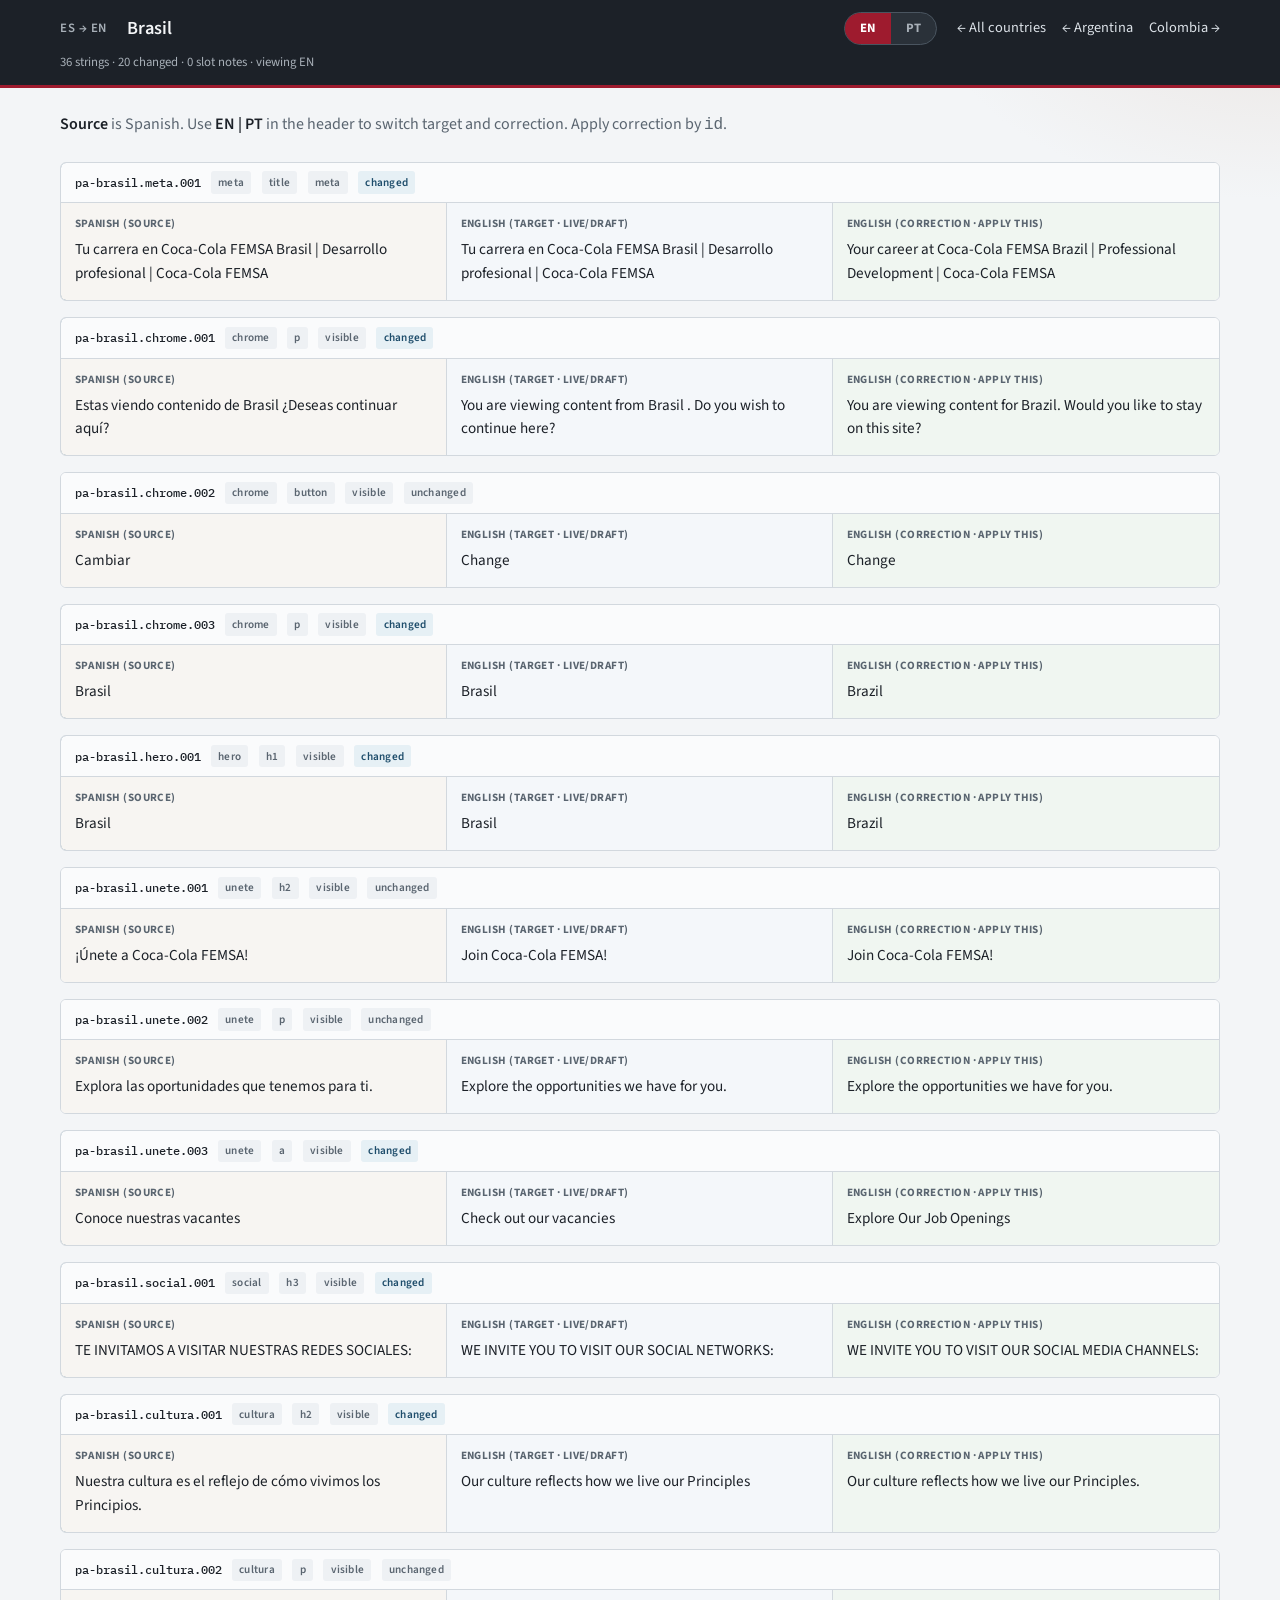
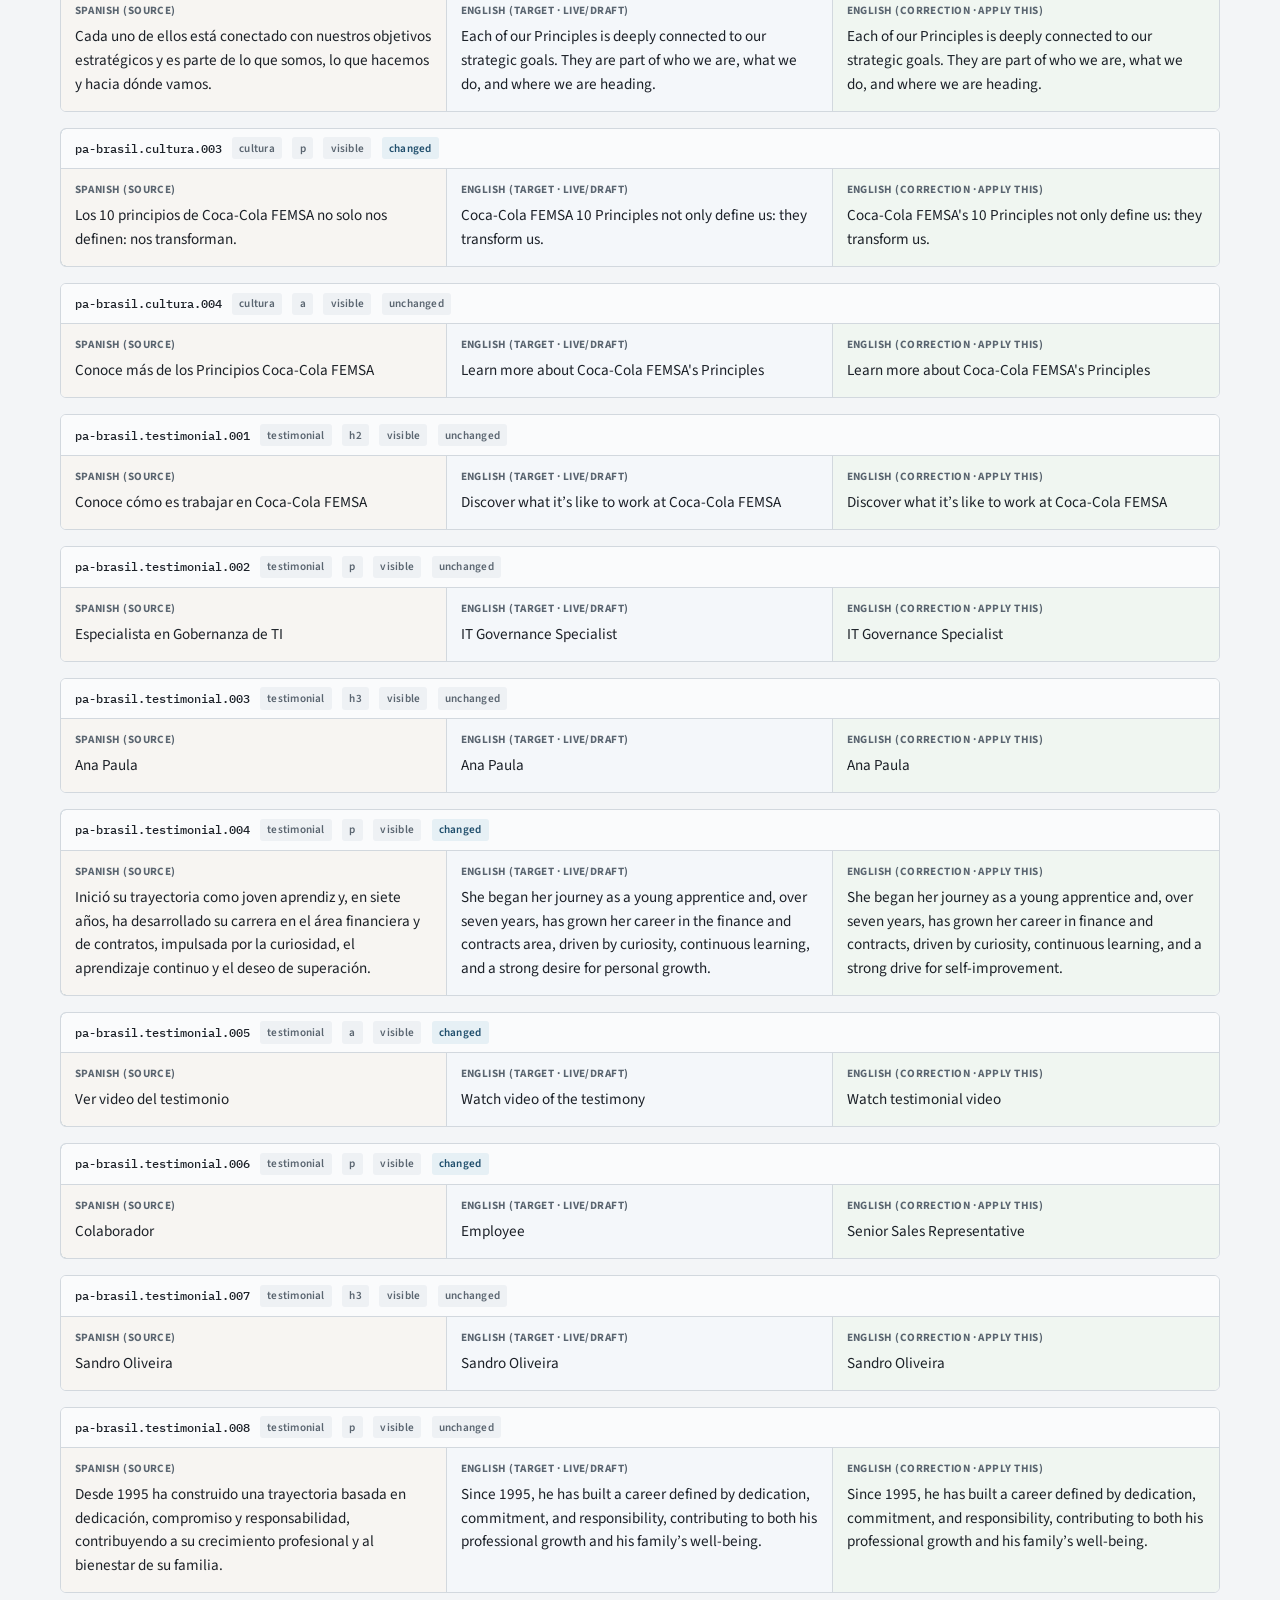
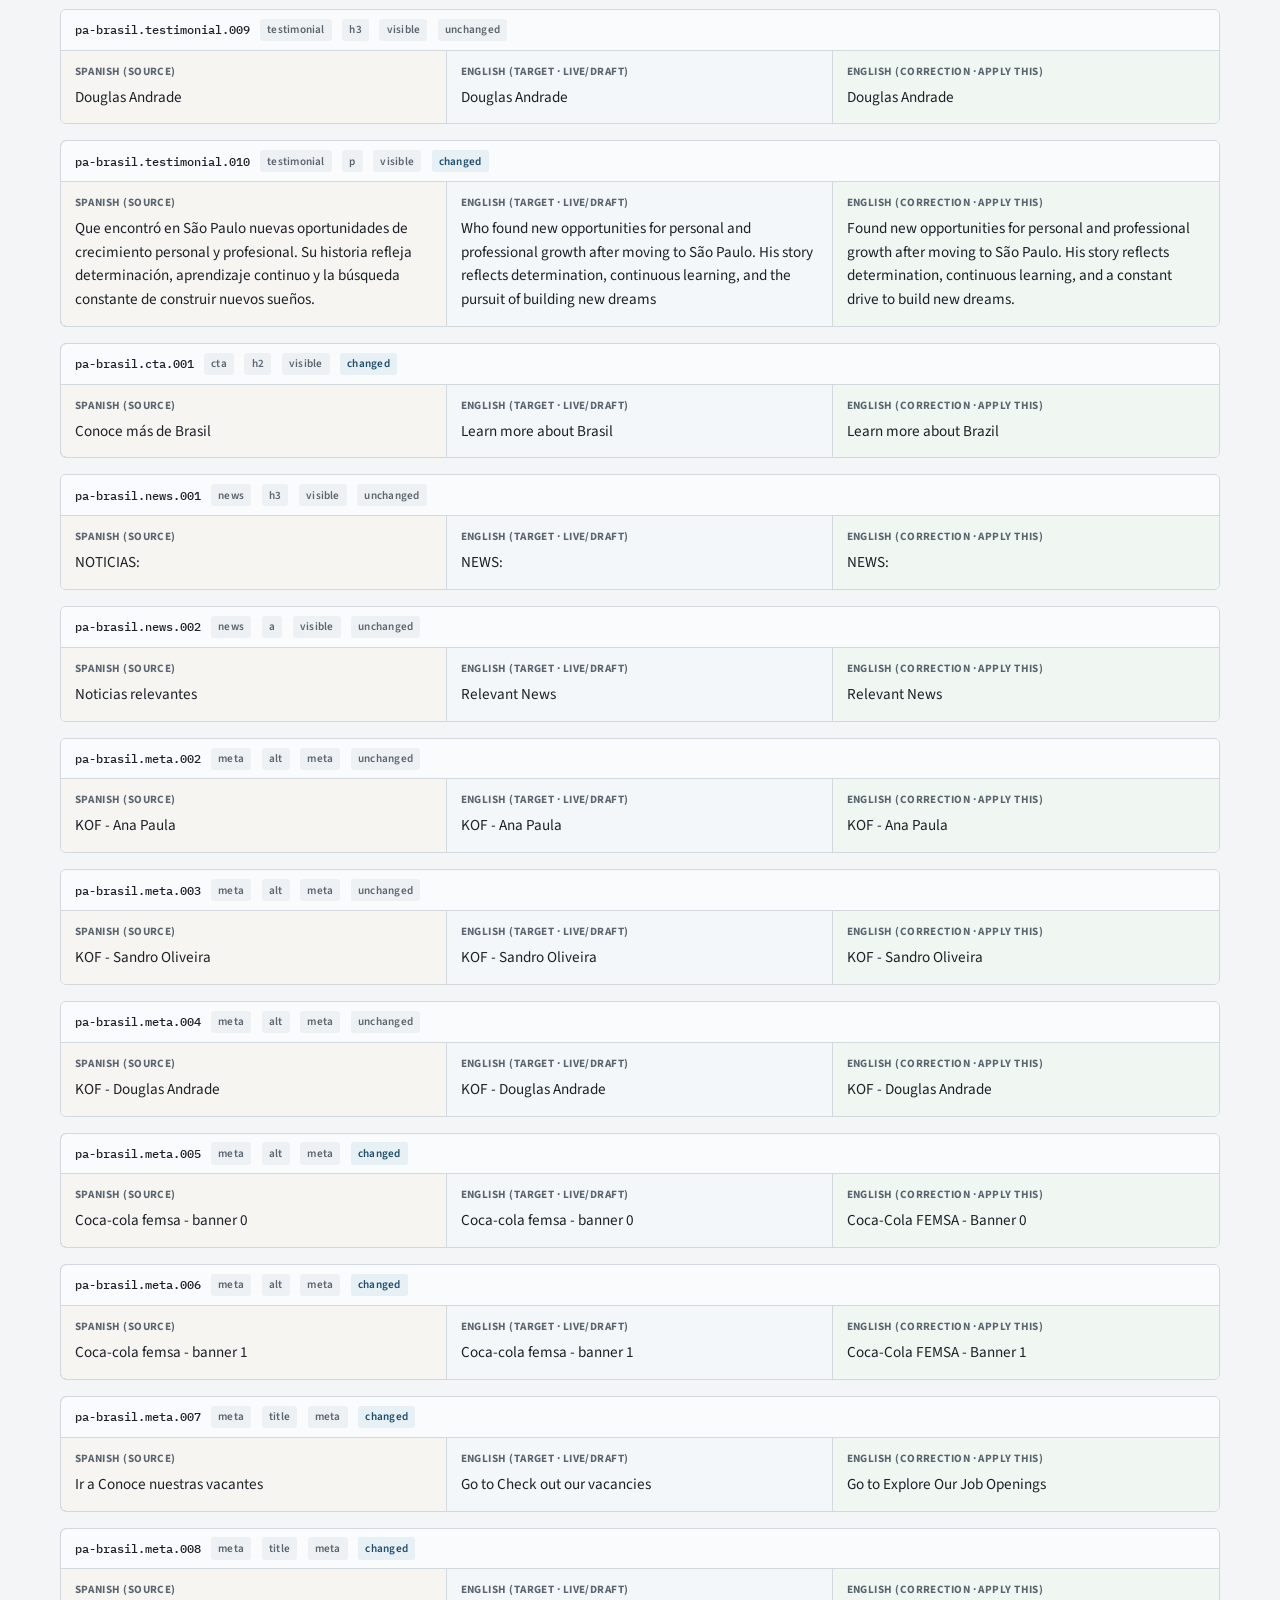
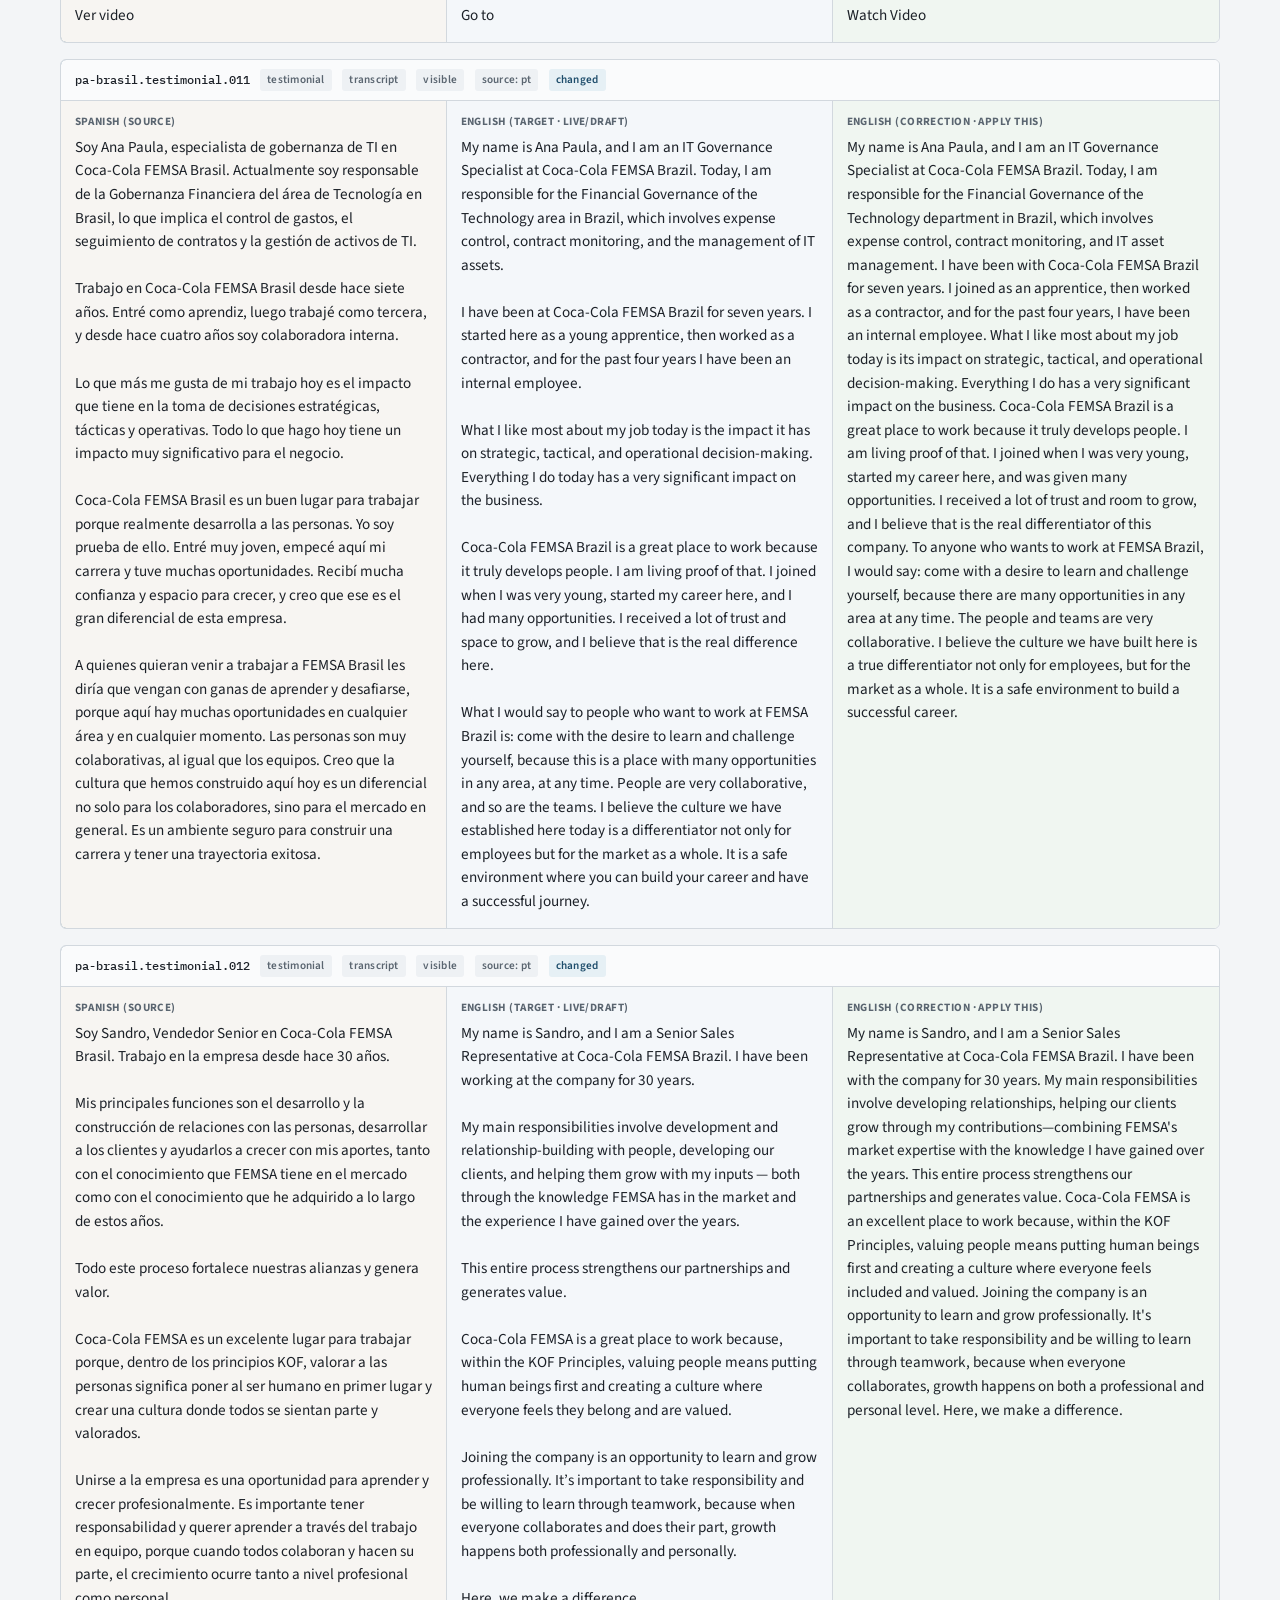
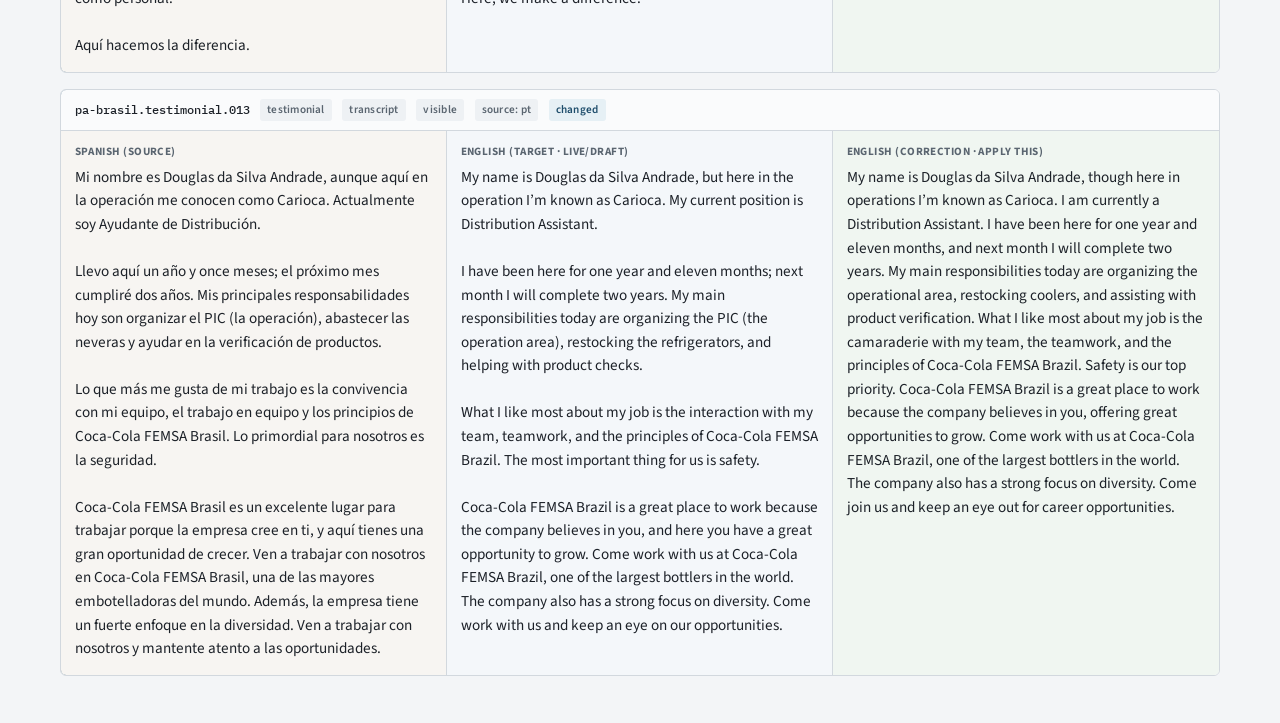
<file: proof-read-delivery/html/brasil.html>
<!DOCTYPE html>
<html lang="en" data-lang="en">
<head>
  <meta charset="utf-8">
  <meta name="viewport" content="width=device-width, initial-scale=1">
  <title>Brasil — corrections</title>
  <link rel="preconnect" href="https://fonts.googleapis.com">
  <link rel="preconnect" href="https://fonts.gstatic.com" crossorigin>
  <link href="https://fonts.googleapis.com/css2?family=IBM+Plex+Mono:wght@400;500&family=Source+Sans+3:wght@400;600;700&display=swap" rel="stylesheet">
  <link rel="stylesheet" href="assets/handoff.css">
</head>
<body>
  <header class="site-header">
    <div class="site-header__inner">
      <div class="site-header__track" data-track-label>ES → EN</div>
      <h1 class="site-header__title">Brasil</h1>
      <div class="lang-switch" role="group" aria-label="Target language">
  <button type="button" class="lang-switch__btn" data-lang-switch="en" aria-pressed="true">EN</button>
  <button type="button" class="lang-switch__btn" data-lang-switch="pt" aria-pressed="false">PT</button>
</div>
      <nav class="site-header__nav"><a href="index.html">← All countries</a>
        <a href="argentina.html">← Argentina</a>
        <a href="colombia.html">Colombia →</a></nav>
      <div class="site-header__meta" data-track-meta data-rows="36" data-blocked="0" data-changed-en="20" data-changed-pt="15">36 strings · EN 20 changed · PT 15 changed · 0 slot notes</div>
    </div>
  </header>
  <main class="wrap">
    <p class="intro">
      <strong>Source</strong> is Spanish. Use <strong>EN | PT</strong> in the header
      to switch target and correction. Apply correction by <code>id</code>.
      
    </p>
    <div class="blocks">
<article class="block block--changed" id="pa-brasil.meta.001" data-id="pa-brasil.meta.001"
  data-blocked=""
  data-target-en="Tu carrera en Coca-Cola FEMSA Brasil | Desarrollo profesional | Coca-Cola FEMSA"
  data-correction-en="Your career at Coca-Cola FEMSA Brazil | Professional Development | Coca-Cola FEMSA"
  data-changed-en="1"
  data-target-pt="Tu carrera en Coca-Cola FEMSA Brasil | Desarrollo profesional | Coca-Cola FEMSA"
  data-correction-pt="Sua carreira em Coca-Cola FEMSA Brasil | Desenvolvimento profissional | Coca-Cola FEMSA"
  data-changed-pt="1">
  <div class="block__head">
    <code class="block__id"><a href="#pa-brasil.meta.001">pa-brasil.meta.001</a></code>
    <span class="tag">meta</span><span class="tag">title</span><span class="tag">meta</span><span class="badge badge--changed" data-status-badge>changed</span>
    
  </div>
  <div class="split">
    <div class="pane pane--source">
      <span class="pane__label">Spanish (source)</span>
      <p class="pane__text">Tu carrera en Coca-Cola FEMSA Brasil | Desarrollo profesional | Coca-Cola FEMSA</p>
    </div>
    <div class="pane pane--target">
      <span class="pane__label" data-label-target>English (target · live/draft)</span>
      <p data-pane-target class="pane__text">Tu carrera en Coca-Cola FEMSA Brasil | Desarrollo profesional | Coca-Cola FEMSA</p>
    </div>
    <div class="pane pane--correction">
      <span class="pane__label" data-label-correction>English (correction · apply this)</span>
      <p data-pane-correction class="pane__text">Your career at Coca-Cola FEMSA Brazil | Professional Development | Coca-Cola FEMSA</p>
    </div>
  </div>
</article>
<article class="block block--changed" id="pa-brasil.chrome.001" data-id="pa-brasil.chrome.001"
  data-blocked=""
  data-target-en="You are viewing content from Brasil . Do you wish to continue here?"
  data-correction-en="You are viewing content for Brazil. Would you like to stay on this site?"
  data-changed-en="1"
  data-target-pt="Está a visualizar conteúdo do Brasil . Deseja continuar aqui?"
  data-correction-pt="Está a visualizar conteúdo do Brasil . Deseja continuar aqui?"
  data-changed-pt="">
  <div class="block__head">
    <code class="block__id"><a href="#pa-brasil.chrome.001">pa-brasil.chrome.001</a></code>
    <span class="tag">chrome</span><span class="tag">p</span><span class="tag">visible</span><span class="badge badge--changed" data-status-badge>changed</span>
    
  </div>
  <div class="split">
    <div class="pane pane--source">
      <span class="pane__label">Spanish (source)</span>
      <p class="pane__text">Estas viendo contenido de Brasil ¿Deseas continuar aquí?</p>
    </div>
    <div class="pane pane--target">
      <span class="pane__label" data-label-target>English (target · live/draft)</span>
      <p data-pane-target class="pane__text">You are viewing content from Brasil . Do you wish to continue here?</p>
    </div>
    <div class="pane pane--correction">
      <span class="pane__label" data-label-correction>English (correction · apply this)</span>
      <p data-pane-correction class="pane__text">You are viewing content for Brazil. Would you like to stay on this site?</p>
    </div>
  </div>
</article>
<article class="block" id="pa-brasil.chrome.002" data-id="pa-brasil.chrome.002"
  data-blocked=""
  data-target-en="Change"
  data-correction-en="Change"
  data-changed-en=""
  data-target-pt="Escolher"
  data-correction-pt="Escolher"
  data-changed-pt="">
  <div class="block__head">
    <code class="block__id"><a href="#pa-brasil.chrome.002">pa-brasil.chrome.002</a></code>
    <span class="tag">chrome</span><span class="tag">button</span><span class="tag">visible</span><span class="badge badge--same" data-status-badge>unchanged</span>
    
  </div>
  <div class="split">
    <div class="pane pane--source">
      <span class="pane__label">Spanish (source)</span>
      <p class="pane__text">Cambiar</p>
    </div>
    <div class="pane pane--target">
      <span class="pane__label" data-label-target>English (target · live/draft)</span>
      <p data-pane-target class="pane__text">Change</p>
    </div>
    <div class="pane pane--correction">
      <span class="pane__label" data-label-correction>English (correction · apply this)</span>
      <p data-pane-correction class="pane__text">Change</p>
    </div>
  </div>
</article>
<article class="block block--changed" id="pa-brasil.chrome.003" data-id="pa-brasil.chrome.003"
  data-blocked=""
  data-target-en="Brasil"
  data-correction-en="Brazil"
  data-changed-en="1"
  data-target-pt="Brasil"
  data-correction-pt="O Brasil"
  data-changed-pt="1">
  <div class="block__head">
    <code class="block__id"><a href="#pa-brasil.chrome.003">pa-brasil.chrome.003</a></code>
    <span class="tag">chrome</span><span class="tag">p</span><span class="tag">visible</span><span class="badge badge--changed" data-status-badge>changed</span>
    
  </div>
  <div class="split">
    <div class="pane pane--source">
      <span class="pane__label">Spanish (source)</span>
      <p class="pane__text">Brasil</p>
    </div>
    <div class="pane pane--target">
      <span class="pane__label" data-label-target>English (target · live/draft)</span>
      <p data-pane-target class="pane__text">Brasil</p>
    </div>
    <div class="pane pane--correction">
      <span class="pane__label" data-label-correction>English (correction · apply this)</span>
      <p data-pane-correction class="pane__text">Brazil</p>
    </div>
  </div>
</article>
<article class="block block--changed" id="pa-brasil.hero.001" data-id="pa-brasil.hero.001"
  data-blocked=""
  data-target-en="Brasil"
  data-correction-en="Brazil"
  data-changed-en="1"
  data-target-pt="Brasil"
  data-correction-pt="O Brasil"
  data-changed-pt="1">
  <div class="block__head">
    <code class="block__id"><a href="#pa-brasil.hero.001">pa-brasil.hero.001</a></code>
    <span class="tag">hero</span><span class="tag">h1</span><span class="tag">visible</span><span class="badge badge--changed" data-status-badge>changed</span>
    
  </div>
  <div class="split">
    <div class="pane pane--source">
      <span class="pane__label">Spanish (source)</span>
      <p class="pane__text">Brasil</p>
    </div>
    <div class="pane pane--target">
      <span class="pane__label" data-label-target>English (target · live/draft)</span>
      <p data-pane-target class="pane__text">Brasil</p>
    </div>
    <div class="pane pane--correction">
      <span class="pane__label" data-label-correction>English (correction · apply this)</span>
      <p data-pane-correction class="pane__text">Brazil</p>
    </div>
  </div>
</article>
<article class="block" id="pa-brasil.unete.001" data-id="pa-brasil.unete.001"
  data-blocked=""
  data-target-en="Join Coca-Cola FEMSA!"
  data-correction-en="Join Coca-Cola FEMSA!"
  data-changed-en=""
  data-target-pt="Junte-se à Coca-Cola FEMSA!"
  data-correction-pt="Una-se à Coca-Cola FEMSA!"
  data-changed-pt="1">
  <div class="block__head">
    <code class="block__id"><a href="#pa-brasil.unete.001">pa-brasil.unete.001</a></code>
    <span class="tag">unete</span><span class="tag">h2</span><span class="tag">visible</span><span class="badge badge--same" data-status-badge>unchanged</span>
    
  </div>
  <div class="split">
    <div class="pane pane--source">
      <span class="pane__label">Spanish (source)</span>
      <p class="pane__text">¡Únete a Coca-Cola FEMSA!</p>
    </div>
    <div class="pane pane--target">
      <span class="pane__label" data-label-target>English (target · live/draft)</span>
      <p data-pane-target class="pane__text">Join Coca-Cola FEMSA!</p>
    </div>
    <div class="pane pane--correction">
      <span class="pane__label" data-label-correction>English (correction · apply this)</span>
      <p data-pane-correction class="pane__text">Join Coca-Cola FEMSA!</p>
    </div>
  </div>
</article>
<article class="block" id="pa-brasil.unete.002" data-id="pa-brasil.unete.002"
  data-blocked=""
  data-target-en="Explore the opportunities we have for you."
  data-correction-en="Explore the opportunities we have for you."
  data-changed-en=""
  data-target-pt="Explore as oportunidades que temos para você."
  data-correction-pt="Explore as oportunidades que temos para você."
  data-changed-pt="">
  <div class="block__head">
    <code class="block__id"><a href="#pa-brasil.unete.002">pa-brasil.unete.002</a></code>
    <span class="tag">unete</span><span class="tag">p</span><span class="tag">visible</span><span class="badge badge--same" data-status-badge>unchanged</span>
    
  </div>
  <div class="split">
    <div class="pane pane--source">
      <span class="pane__label">Spanish (source)</span>
      <p class="pane__text">Explora las oportunidades que tenemos para ti.</p>
    </div>
    <div class="pane pane--target">
      <span class="pane__label" data-label-target>English (target · live/draft)</span>
      <p data-pane-target class="pane__text">Explore the opportunities we have for you.</p>
    </div>
    <div class="pane pane--correction">
      <span class="pane__label" data-label-correction>English (correction · apply this)</span>
      <p data-pane-correction class="pane__text">Explore the opportunities we have for you.</p>
    </div>
  </div>
</article>
<article class="block block--changed" id="pa-brasil.unete.003" data-id="pa-brasil.unete.003"
  data-blocked=""
  data-target-en="Check out our vacancies"
  data-correction-en="Explore Our Job Openings"
  data-changed-en="1"
  data-target-pt="Confira nossas vagas de emprego"
  data-correction-pt="Conheça nossas vagas de emprego"
  data-changed-pt="1">
  <div class="block__head">
    <code class="block__id"><a href="#pa-brasil.unete.003">pa-brasil.unete.003</a></code>
    <span class="tag">unete</span><span class="tag">a</span><span class="tag">visible</span><span class="badge badge--changed" data-status-badge>changed</span>
    
  </div>
  <div class="split">
    <div class="pane pane--source">
      <span class="pane__label">Spanish (source)</span>
      <p class="pane__text">Conoce nuestras vacantes</p>
    </div>
    <div class="pane pane--target">
      <span class="pane__label" data-label-target>English (target · live/draft)</span>
      <p data-pane-target class="pane__text">Check out our vacancies</p>
    </div>
    <div class="pane pane--correction">
      <span class="pane__label" data-label-correction>English (correction · apply this)</span>
      <p data-pane-correction class="pane__text">Explore Our Job Openings</p>
    </div>
  </div>
</article>
<article class="block block--changed" id="pa-brasil.social.001" data-id="pa-brasil.social.001"
  data-blocked=""
  data-target-en="WE INVITE YOU TO VISIT OUR SOCIAL NETWORKS:"
  data-correction-en="WE INVITE YOU TO VISIT OUR SOCIAL MEDIA CHANNELS:"
  data-changed-en="1"
  data-target-pt="CONVIDAMOS VOCÊ A VISITAR NOSSAS REDES SOCIAIS:"
  data-correction-pt="CONVIDAMOS VOCÊ A VISITAR NOSSAS REDES SOCIAIS:"
  data-changed-pt="">
  <div class="block__head">
    <code class="block__id"><a href="#pa-brasil.social.001">pa-brasil.social.001</a></code>
    <span class="tag">social</span><span class="tag">h3</span><span class="tag">visible</span><span class="badge badge--changed" data-status-badge>changed</span>
    
  </div>
  <div class="split">
    <div class="pane pane--source">
      <span class="pane__label">Spanish (source)</span>
      <p class="pane__text">TE INVITAMOS A VISITAR NUESTRAS REDES SOCIALES:</p>
    </div>
    <div class="pane pane--target">
      <span class="pane__label" data-label-target>English (target · live/draft)</span>
      <p data-pane-target class="pane__text">WE INVITE YOU TO VISIT OUR SOCIAL NETWORKS:</p>
    </div>
    <div class="pane pane--correction">
      <span class="pane__label" data-label-correction>English (correction · apply this)</span>
      <p data-pane-correction class="pane__text">WE INVITE YOU TO VISIT OUR SOCIAL MEDIA CHANNELS:</p>
    </div>
  </div>
</article>
<article class="block block--changed" id="pa-brasil.cultura.001" data-id="pa-brasil.cultura.001"
  data-blocked=""
  data-target-en="Our culture reflects how we live our Principles"
  data-correction-en="Our culture reflects how we live our Principles."
  data-changed-en="1"
  data-target-pt="Nossa cultura é o reflexo de como vivemos os Princípios."
  data-correction-pt="Nossa cultura é o reflexo de como vivemos os Princípios."
  data-changed-pt="">
  <div class="block__head">
    <code class="block__id"><a href="#pa-brasil.cultura.001">pa-brasil.cultura.001</a></code>
    <span class="tag">cultura</span><span class="tag">h2</span><span class="tag">visible</span><span class="badge badge--changed" data-status-badge>changed</span>
    
  </div>
  <div class="split">
    <div class="pane pane--source">
      <span class="pane__label">Spanish (source)</span>
      <p class="pane__text">Nuestra cultura es el reflejo de cómo vivimos los Principios.</p>
    </div>
    <div class="pane pane--target">
      <span class="pane__label" data-label-target>English (target · live/draft)</span>
      <p data-pane-target class="pane__text">Our culture reflects how we live our Principles</p>
    </div>
    <div class="pane pane--correction">
      <span class="pane__label" data-label-correction>English (correction · apply this)</span>
      <p data-pane-correction class="pane__text">Our culture reflects how we live our Principles.</p>
    </div>
  </div>
</article>
<article class="block" id="pa-brasil.cultura.002" data-id="pa-brasil.cultura.002"
  data-blocked=""
  data-target-en="Each of our Principles is deeply connected to our strategic goals. They are part of who we are, what we do, and where we are heading."
  data-correction-en="Each of our Principles is deeply connected to our strategic goals. They are part of who we are, what we do, and where we are heading."
  data-changed-en=""
  data-target-pt="Cada um deles está conectado com nossos objetivos estratégicos e faz parte do que somos, fazemos e do rumo que tomamos."
  data-correction-pt="Cada um deles está conectado com nossos objetivos estratégicos e faz parte do que somos, do que fazemos e do rumo que tomamos."
  data-changed-pt="1">
  <div class="block__head">
    <code class="block__id"><a href="#pa-brasil.cultura.002">pa-brasil.cultura.002</a></code>
    <span class="tag">cultura</span><span class="tag">p</span><span class="tag">visible</span><span class="badge badge--same" data-status-badge>unchanged</span>
    
  </div>
  <div class="split">
    <div class="pane pane--source">
      <span class="pane__label">Spanish (source)</span>
      <p class="pane__text">Cada uno de ellos está conectado con nuestros objetivos estratégicos y es parte de lo que somos, lo que hacemos y hacia dónde vamos.</p>
    </div>
    <div class="pane pane--target">
      <span class="pane__label" data-label-target>English (target · live/draft)</span>
      <p data-pane-target class="pane__text">Each of our Principles is deeply connected to our strategic goals. They are part of who we are, what we do, and where we are heading.</p>
    </div>
    <div class="pane pane--correction">
      <span class="pane__label" data-label-correction>English (correction · apply this)</span>
      <p data-pane-correction class="pane__text">Each of our Principles is deeply connected to our strategic goals. They are part of who we are, what we do, and where we are heading.</p>
    </div>
  </div>
</article>
<article class="block block--changed" id="pa-brasil.cultura.003" data-id="pa-brasil.cultura.003"
  data-blocked=""
  data-target-en="Coca-Cola FEMSA 10 Principles not only define us: they transform us."
  data-correction-en="Coca-Cola FEMSA&#x27;s 10 Principles not only define us: they transform us."
  data-changed-en="1"
  data-target-pt="Os Dez Princípios da Coca-Cola FEMSA não apenas nos definem, mas nos transformam."
  data-correction-pt="Os Dez Princípios da Coca-Cola FEMSA não apenas nos definem, mas também nos transformam."
  data-changed-pt="1">
  <div class="block__head">
    <code class="block__id"><a href="#pa-brasil.cultura.003">pa-brasil.cultura.003</a></code>
    <span class="tag">cultura</span><span class="tag">p</span><span class="tag">visible</span><span class="badge badge--changed" data-status-badge>changed</span>
    
  </div>
  <div class="split">
    <div class="pane pane--source">
      <span class="pane__label">Spanish (source)</span>
      <p class="pane__text">Los 10 principios de Coca-Cola FEMSA no solo nos definen: nos transforman.</p>
    </div>
    <div class="pane pane--target">
      <span class="pane__label" data-label-target>English (target · live/draft)</span>
      <p data-pane-target class="pane__text">Coca-Cola FEMSA 10 Principles not only define us: they transform us.</p>
    </div>
    <div class="pane pane--correction">
      <span class="pane__label" data-label-correction>English (correction · apply this)</span>
      <p data-pane-correction class="pane__text">Coca-Cola FEMSA&#x27;s 10 Principles not only define us: they transform us.</p>
    </div>
  </div>
</article>
<article class="block" id="pa-brasil.cultura.004" data-id="pa-brasil.cultura.004"
  data-blocked=""
  data-target-en="Learn more about Coca-Cola FEMSA&#x27;s Principles"
  data-correction-en="Learn more about Coca-Cola FEMSA&#x27;s Principles"
  data-changed-en=""
  data-target-pt="Saiba mais sobre os Princípios da Coca-Cola FEMSA"
  data-correction-pt="Saiba mais sobre os Princípios da Coca-Cola FEMSA"
  data-changed-pt="">
  <div class="block__head">
    <code class="block__id"><a href="#pa-brasil.cultura.004">pa-brasil.cultura.004</a></code>
    <span class="tag">cultura</span><span class="tag">a</span><span class="tag">visible</span><span class="badge badge--same" data-status-badge>unchanged</span>
    
  </div>
  <div class="split">
    <div class="pane pane--source">
      <span class="pane__label">Spanish (source)</span>
      <p class="pane__text">Conoce más de los Principios Coca-Cola FEMSA</p>
    </div>
    <div class="pane pane--target">
      <span class="pane__label" data-label-target>English (target · live/draft)</span>
      <p data-pane-target class="pane__text">Learn more about Coca-Cola FEMSA&#x27;s Principles</p>
    </div>
    <div class="pane pane--correction">
      <span class="pane__label" data-label-correction>English (correction · apply this)</span>
      <p data-pane-correction class="pane__text">Learn more about Coca-Cola FEMSA&#x27;s Principles</p>
    </div>
  </div>
</article>
<article class="block" id="pa-brasil.testimonial.001" data-id="pa-brasil.testimonial.001"
  data-blocked=""
  data-target-en="Discover what it’s like to work at Coca-Cola FEMSA"
  data-correction-en="Discover what it’s like to work at Coca-Cola FEMSA"
  data-changed-en=""
  data-target-pt="Conheça como é trabalhar na Coca-Cola FEMSA"
  data-correction-pt="Conheça como é trabalhar na Coca-Cola FEMSA"
  data-changed-pt="">
  <div class="block__head">
    <code class="block__id"><a href="#pa-brasil.testimonial.001">pa-brasil.testimonial.001</a></code>
    <span class="tag">testimonial</span><span class="tag">h2</span><span class="tag">visible</span><span class="badge badge--same" data-status-badge>unchanged</span>
    
  </div>
  <div class="split">
    <div class="pane pane--source">
      <span class="pane__label">Spanish (source)</span>
      <p class="pane__text">Conoce cómo es trabajar en Coca-Cola FEMSA</p>
    </div>
    <div class="pane pane--target">
      <span class="pane__label" data-label-target>English (target · live/draft)</span>
      <p data-pane-target class="pane__text">Discover what it’s like to work at Coca-Cola FEMSA</p>
    </div>
    <div class="pane pane--correction">
      <span class="pane__label" data-label-correction>English (correction · apply this)</span>
      <p data-pane-correction class="pane__text">Discover what it’s like to work at Coca-Cola FEMSA</p>
    </div>
  </div>
</article>
<article class="block" id="pa-brasil.testimonial.002" data-id="pa-brasil.testimonial.002"
  data-blocked=""
  data-target-en="IT Governance Specialist"
  data-correction-en="IT Governance Specialist"
  data-changed-en=""
  data-target-pt="Especialista em Governança de TI"
  data-correction-pt="Especialista em Governança de TI"
  data-changed-pt="">
  <div class="block__head">
    <code class="block__id"><a href="#pa-brasil.testimonial.002">pa-brasil.testimonial.002</a></code>
    <span class="tag">testimonial</span><span class="tag">p</span><span class="tag">visible</span><span class="badge badge--same" data-status-badge>unchanged</span>
    
  </div>
  <div class="split">
    <div class="pane pane--source">
      <span class="pane__label">Spanish (source)</span>
      <p class="pane__text">Especialista en Gobernanza de TI</p>
    </div>
    <div class="pane pane--target">
      <span class="pane__label" data-label-target>English (target · live/draft)</span>
      <p data-pane-target class="pane__text">IT Governance Specialist</p>
    </div>
    <div class="pane pane--correction">
      <span class="pane__label" data-label-correction>English (correction · apply this)</span>
      <p data-pane-correction class="pane__text">IT Governance Specialist</p>
    </div>
  </div>
</article>
<article class="block" id="pa-brasil.testimonial.003" data-id="pa-brasil.testimonial.003"
  data-blocked=""
  data-target-en="Ana Paula"
  data-correction-en="Ana Paula"
  data-changed-en=""
  data-target-pt="Ana Paula"
  data-correction-pt="Ana Paula"
  data-changed-pt="">
  <div class="block__head">
    <code class="block__id"><a href="#pa-brasil.testimonial.003">pa-brasil.testimonial.003</a></code>
    <span class="tag">testimonial</span><span class="tag">h3</span><span class="tag">visible</span><span class="badge badge--same" data-status-badge>unchanged</span>
    
  </div>
  <div class="split">
    <div class="pane pane--source">
      <span class="pane__label">Spanish (source)</span>
      <p class="pane__text">Ana Paula</p>
    </div>
    <div class="pane pane--target">
      <span class="pane__label" data-label-target>English (target · live/draft)</span>
      <p data-pane-target class="pane__text">Ana Paula</p>
    </div>
    <div class="pane pane--correction">
      <span class="pane__label" data-label-correction>English (correction · apply this)</span>
      <p data-pane-correction class="pane__text">Ana Paula</p>
    </div>
  </div>
</article>
<article class="block block--changed" id="pa-brasil.testimonial.004" data-id="pa-brasil.testimonial.004"
  data-blocked=""
  data-target-en="She began her journey as a young apprentice and, over seven years, has grown her career in the finance and contracts area, driven by curiosity, continuous learning, and a strong desire for personal growth."
  data-correction-en="She began her journey as a young apprentice and, over seven years, has grown her career in finance and contracts, driven by curiosity, continuous learning, and a strong drive for self-improvement."
  data-changed-en="1"
  data-target-pt="Iniciou sua trajetória como jovem aprendiz e, ao longo de sete anos, desenvolveu sua carreira na área financeira e de contratos, movida pela curiosidade, pelo aprendizado contínuo e pela vontade de crescer."
  data-correction-pt="Iniciou sua trajetória como jovem aprendiz e, ao longo de sete anos, desenvolveu sua carreira na área financeira e de contratos, movida pela curiosidade, pelo aprendizado contínuo e pela vontade de crescer."
  data-changed-pt="">
  <div class="block__head">
    <code class="block__id"><a href="#pa-brasil.testimonial.004">pa-brasil.testimonial.004</a></code>
    <span class="tag">testimonial</span><span class="tag">p</span><span class="tag">visible</span><span class="badge badge--changed" data-status-badge>changed</span>
    
  </div>
  <div class="split">
    <div class="pane pane--source">
      <span class="pane__label">Spanish (source)</span>
      <p class="pane__text">Inició su trayectoria como joven aprendiz y, en siete años, ha desarrollado su carrera en el área financiera y de contratos, impulsada por la curiosidad, el aprendizaje continuo y el deseo de superación.</p>
    </div>
    <div class="pane pane--target">
      <span class="pane__label" data-label-target>English (target · live/draft)</span>
      <p data-pane-target class="pane__text">She began her journey as a young apprentice and, over seven years, has grown her career in the finance and contracts area, driven by curiosity, continuous learning, and a strong desire for personal growth.</p>
    </div>
    <div class="pane pane--correction">
      <span class="pane__label" data-label-correction>English (correction · apply this)</span>
      <p data-pane-correction class="pane__text">She began her journey as a young apprentice and, over seven years, has grown her career in finance and contracts, driven by curiosity, continuous learning, and a strong drive for self-improvement.</p>
    </div>
  </div>
</article>
<article class="block block--changed" id="pa-brasil.testimonial.005" data-id="pa-brasil.testimonial.005"
  data-blocked=""
  data-target-en="Watch video of the testimony"
  data-correction-en="Watch testimonial video"
  data-changed-en="1"
  data-target-pt="Assista ao vídeo do depoimento"
  data-correction-pt="Ver vídeo do testemunho"
  data-changed-pt="1">
  <div class="block__head">
    <code class="block__id"><a href="#pa-brasil.testimonial.005">pa-brasil.testimonial.005</a></code>
    <span class="tag">testimonial</span><span class="tag">a</span><span class="tag">visible</span><span class="badge badge--changed" data-status-badge>changed</span>
    
  </div>
  <div class="split">
    <div class="pane pane--source">
      <span class="pane__label">Spanish (source)</span>
      <p class="pane__text">Ver video del testimonio</p>
    </div>
    <div class="pane pane--target">
      <span class="pane__label" data-label-target>English (target · live/draft)</span>
      <p data-pane-target class="pane__text">Watch video of the testimony</p>
    </div>
    <div class="pane pane--correction">
      <span class="pane__label" data-label-correction>English (correction · apply this)</span>
      <p data-pane-correction class="pane__text">Watch testimonial video</p>
    </div>
  </div>
</article>
<article class="block block--changed" id="pa-brasil.testimonial.006" data-id="pa-brasil.testimonial.006"
  data-blocked=""
  data-target-en="Employee"
  data-correction-en="Senior Sales Representative"
  data-changed-en="1"
  data-target-pt="Colaborador"
  data-correction-pt="Colaborador"
  data-changed-pt="">
  <div class="block__head">
    <code class="block__id"><a href="#pa-brasil.testimonial.006">pa-brasil.testimonial.006</a></code>
    <span class="tag">testimonial</span><span class="tag">p</span><span class="tag">visible</span><span class="badge badge--changed" data-status-badge>changed</span>
    
  </div>
  <div class="split">
    <div class="pane pane--source">
      <span class="pane__label">Spanish (source)</span>
      <p class="pane__text">Colaborador</p>
    </div>
    <div class="pane pane--target">
      <span class="pane__label" data-label-target>English (target · live/draft)</span>
      <p data-pane-target class="pane__text">Employee</p>
    </div>
    <div class="pane pane--correction">
      <span class="pane__label" data-label-correction>English (correction · apply this)</span>
      <p data-pane-correction class="pane__text">Senior Sales Representative</p>
    </div>
  </div>
</article>
<article class="block" id="pa-brasil.testimonial.007" data-id="pa-brasil.testimonial.007"
  data-blocked=""
  data-target-en="Sandro Oliveira"
  data-correction-en="Sandro Oliveira"
  data-changed-en=""
  data-target-pt="Sandro Oliveira"
  data-correction-pt="Sandro Oliveira"
  data-changed-pt="">
  <div class="block__head">
    <code class="block__id"><a href="#pa-brasil.testimonial.007">pa-brasil.testimonial.007</a></code>
    <span class="tag">testimonial</span><span class="tag">h3</span><span class="tag">visible</span><span class="badge badge--same" data-status-badge>unchanged</span>
    
  </div>
  <div class="split">
    <div class="pane pane--source">
      <span class="pane__label">Spanish (source)</span>
      <p class="pane__text">Sandro Oliveira</p>
    </div>
    <div class="pane pane--target">
      <span class="pane__label" data-label-target>English (target · live/draft)</span>
      <p data-pane-target class="pane__text">Sandro Oliveira</p>
    </div>
    <div class="pane pane--correction">
      <span class="pane__label" data-label-correction>English (correction · apply this)</span>
      <p data-pane-correction class="pane__text">Sandro Oliveira</p>
    </div>
  </div>
</article>
<article class="block" id="pa-brasil.testimonial.008" data-id="pa-brasil.testimonial.008"
  data-blocked=""
  data-target-en="Since 1995, he has built a career defined by dedication, commitment, and responsibility, contributing to both his professional growth and his family’s well-being."
  data-correction-en="Since 1995, he has built a career defined by dedication, commitment, and responsibility, contributing to both his professional growth and his family’s well-being."
  data-changed-en=""
  data-target-pt="Desde 1995, construiu uma carreira marcada por dedicação, compromisso e responsabilidade, contribuindo para seu crescimento profissional e para o bem-estar de sua família."
  data-correction-pt="Desde 1995, construiu uma carreira marcada por dedicação, compromisso e responsabilidade, contribuindo para seu crescimento profissional e para o bem-estar da sua família."
  data-changed-pt="1">
  <div class="block__head">
    <code class="block__id"><a href="#pa-brasil.testimonial.008">pa-brasil.testimonial.008</a></code>
    <span class="tag">testimonial</span><span class="tag">p</span><span class="tag">visible</span><span class="badge badge--same" data-status-badge>unchanged</span>
    
  </div>
  <div class="split">
    <div class="pane pane--source">
      <span class="pane__label">Spanish (source)</span>
      <p class="pane__text">Desde 1995 ha construido una trayectoria basada en dedicación, compromiso y responsabilidad, contribuyendo a su crecimiento profesional y al bienestar de su familia.</p>
    </div>
    <div class="pane pane--target">
      <span class="pane__label" data-label-target>English (target · live/draft)</span>
      <p data-pane-target class="pane__text">Since 1995, he has built a career defined by dedication, commitment, and responsibility, contributing to both his professional growth and his family’s well-being.</p>
    </div>
    <div class="pane pane--correction">
      <span class="pane__label" data-label-correction>English (correction · apply this)</span>
      <p data-pane-correction class="pane__text">Since 1995, he has built a career defined by dedication, commitment, and responsibility, contributing to both his professional growth and his family’s well-being.</p>
    </div>
  </div>
</article>
<article class="block" id="pa-brasil.testimonial.009" data-id="pa-brasil.testimonial.009"
  data-blocked=""
  data-target-en="Douglas Andrade"
  data-correction-en="Douglas Andrade"
  data-changed-en=""
  data-target-pt="Douglas Andrade"
  data-correction-pt="Douglas Andrade"
  data-changed-pt="">
  <div class="block__head">
    <code class="block__id"><a href="#pa-brasil.testimonial.009">pa-brasil.testimonial.009</a></code>
    <span class="tag">testimonial</span><span class="tag">h3</span><span class="tag">visible</span><span class="badge badge--same" data-status-badge>unchanged</span>
    
  </div>
  <div class="split">
    <div class="pane pane--source">
      <span class="pane__label">Spanish (source)</span>
      <p class="pane__text">Douglas Andrade</p>
    </div>
    <div class="pane pane--target">
      <span class="pane__label" data-label-target>English (target · live/draft)</span>
      <p data-pane-target class="pane__text">Douglas Andrade</p>
    </div>
    <div class="pane pane--correction">
      <span class="pane__label" data-label-correction>English (correction · apply this)</span>
      <p data-pane-correction class="pane__text">Douglas Andrade</p>
    </div>
  </div>
</article>
<article class="block block--changed" id="pa-brasil.testimonial.010" data-id="pa-brasil.testimonial.010"
  data-blocked=""
  data-target-en="Who found new opportunities for personal and professional growth after moving to São Paulo. His story reflects determination, continuous learning, and the pursuit of building new dreams"
  data-correction-en="Found new opportunities for personal and professional growth after moving to São Paulo. His story reflects determination, continuous learning, and a constant drive to build new dreams."
  data-changed-en="1"
  data-target-pt="Que encontrou em São Paulo novas oportunidades de crescimento pessoal e profissional. Sua história reflete coragem para recomeçar, aprendizado contínuo e a busca constante por construir novos sonhos."
  data-correction-pt="Que encontrou em São Paulo novas oportunidades de crescimento pessoal e profissional. Sua história reflete coragem para recomeçar, aprendizado contínuo e a busca constante por construir novos sonhos."
  data-changed-pt="">
  <div class="block__head">
    <code class="block__id"><a href="#pa-brasil.testimonial.010">pa-brasil.testimonial.010</a></code>
    <span class="tag">testimonial</span><span class="tag">p</span><span class="tag">visible</span><span class="badge badge--changed" data-status-badge>changed</span>
    
  </div>
  <div class="split">
    <div class="pane pane--source">
      <span class="pane__label">Spanish (source)</span>
      <p class="pane__text">Que encontró en São Paulo nuevas oportunidades de crecimiento personal y profesional. Su historia refleja determinación, aprendizaje continuo y la búsqueda constante de construir nuevos sueños.</p>
    </div>
    <div class="pane pane--target">
      <span class="pane__label" data-label-target>English (target · live/draft)</span>
      <p data-pane-target class="pane__text">Who found new opportunities for personal and professional growth after moving to São Paulo. His story reflects determination, continuous learning, and the pursuit of building new dreams</p>
    </div>
    <div class="pane pane--correction">
      <span class="pane__label" data-label-correction>English (correction · apply this)</span>
      <p data-pane-correction class="pane__text">Found new opportunities for personal and professional growth after moving to São Paulo. His story reflects determination, continuous learning, and a constant drive to build new dreams.</p>
    </div>
  </div>
</article>
<article class="block block--changed" id="pa-brasil.cta.001" data-id="pa-brasil.cta.001"
  data-blocked=""
  data-target-en="Learn more about Brasil"
  data-correction-en="Learn more about Brazil"
  data-changed-en="1"
  data-target-pt="Saiba mais sobre o Brasil"
  data-correction-pt="Saiba mais sobre O Brasil"
  data-changed-pt="1">
  <div class="block__head">
    <code class="block__id"><a href="#pa-brasil.cta.001">pa-brasil.cta.001</a></code>
    <span class="tag">cta</span><span class="tag">h2</span><span class="tag">visible</span><span class="badge badge--changed" data-status-badge>changed</span>
    
  </div>
  <div class="split">
    <div class="pane pane--source">
      <span class="pane__label">Spanish (source)</span>
      <p class="pane__text">Conoce más de Brasil</p>
    </div>
    <div class="pane pane--target">
      <span class="pane__label" data-label-target>English (target · live/draft)</span>
      <p data-pane-target class="pane__text">Learn more about Brasil</p>
    </div>
    <div class="pane pane--correction">
      <span class="pane__label" data-label-correction>English (correction · apply this)</span>
      <p data-pane-correction class="pane__text">Learn more about Brazil</p>
    </div>
  </div>
</article>
<article class="block" id="pa-brasil.news.001" data-id="pa-brasil.news.001"
  data-blocked=""
  data-target-en="NEWS:"
  data-correction-en="NEWS:"
  data-changed-en=""
  data-target-pt="NOTÍCIAS:"
  data-correction-pt="NOTÍCIAS:"
  data-changed-pt="">
  <div class="block__head">
    <code class="block__id"><a href="#pa-brasil.news.001">pa-brasil.news.001</a></code>
    <span class="tag">news</span><span class="tag">h3</span><span class="tag">visible</span><span class="badge badge--same" data-status-badge>unchanged</span>
    
  </div>
  <div class="split">
    <div class="pane pane--source">
      <span class="pane__label">Spanish (source)</span>
      <p class="pane__text">NOTICIAS:</p>
    </div>
    <div class="pane pane--target">
      <span class="pane__label" data-label-target>English (target · live/draft)</span>
      <p data-pane-target class="pane__text">NEWS:</p>
    </div>
    <div class="pane pane--correction">
      <span class="pane__label" data-label-correction>English (correction · apply this)</span>
      <p data-pane-correction class="pane__text">NEWS:</p>
    </div>
  </div>
</article>
<article class="block" id="pa-brasil.news.002" data-id="pa-brasil.news.002"
  data-blocked=""
  data-target-en="Relevant News"
  data-correction-en="Relevant News"
  data-changed-en=""
  data-target-pt="Noticias relevantes"
  data-correction-pt="Notícias relevantes"
  data-changed-pt="1">
  <div class="block__head">
    <code class="block__id"><a href="#pa-brasil.news.002">pa-brasil.news.002</a></code>
    <span class="tag">news</span><span class="tag">a</span><span class="tag">visible</span><span class="badge badge--same" data-status-badge>unchanged</span>
    
  </div>
  <div class="split">
    <div class="pane pane--source">
      <span class="pane__label">Spanish (source)</span>
      <p class="pane__text">Noticias relevantes</p>
    </div>
    <div class="pane pane--target">
      <span class="pane__label" data-label-target>English (target · live/draft)</span>
      <p data-pane-target class="pane__text">Relevant News</p>
    </div>
    <div class="pane pane--correction">
      <span class="pane__label" data-label-correction>English (correction · apply this)</span>
      <p data-pane-correction class="pane__text">Relevant News</p>
    </div>
  </div>
</article>
<article class="block" id="pa-brasil.meta.002" data-id="pa-brasil.meta.002"
  data-blocked=""
  data-target-en="KOF - Ana Paula"
  data-correction-en="KOF - Ana Paula"
  data-changed-en=""
  data-target-pt="KOF - Ana Paula"
  data-correction-pt="KOF - Ana Paula"
  data-changed-pt="">
  <div class="block__head">
    <code class="block__id"><a href="#pa-brasil.meta.002">pa-brasil.meta.002</a></code>
    <span class="tag">meta</span><span class="tag">alt</span><span class="tag">meta</span><span class="badge badge--same" data-status-badge>unchanged</span>
    
  </div>
  <div class="split">
    <div class="pane pane--source">
      <span class="pane__label">Spanish (source)</span>
      <p class="pane__text">KOF - Ana Paula</p>
    </div>
    <div class="pane pane--target">
      <span class="pane__label" data-label-target>English (target · live/draft)</span>
      <p data-pane-target class="pane__text">KOF - Ana Paula</p>
    </div>
    <div class="pane pane--correction">
      <span class="pane__label" data-label-correction>English (correction · apply this)</span>
      <p data-pane-correction class="pane__text">KOF - Ana Paula</p>
    </div>
  </div>
</article>
<article class="block" id="pa-brasil.meta.003" data-id="pa-brasil.meta.003"
  data-blocked=""
  data-target-en="KOF - Sandro Oliveira"
  data-correction-en="KOF - Sandro Oliveira"
  data-changed-en=""
  data-target-pt="KOF - Sandro Oliveira"
  data-correction-pt="KOF - Sandro Oliveira"
  data-changed-pt="">
  <div class="block__head">
    <code class="block__id"><a href="#pa-brasil.meta.003">pa-brasil.meta.003</a></code>
    <span class="tag">meta</span><span class="tag">alt</span><span class="tag">meta</span><span class="badge badge--same" data-status-badge>unchanged</span>
    
  </div>
  <div class="split">
    <div class="pane pane--source">
      <span class="pane__label">Spanish (source)</span>
      <p class="pane__text">KOF - Sandro Oliveira</p>
    </div>
    <div class="pane pane--target">
      <span class="pane__label" data-label-target>English (target · live/draft)</span>
      <p data-pane-target class="pane__text">KOF - Sandro Oliveira</p>
    </div>
    <div class="pane pane--correction">
      <span class="pane__label" data-label-correction>English (correction · apply this)</span>
      <p data-pane-correction class="pane__text">KOF - Sandro Oliveira</p>
    </div>
  </div>
</article>
<article class="block" id="pa-brasil.meta.004" data-id="pa-brasil.meta.004"
  data-blocked=""
  data-target-en="KOF - Douglas Andrade"
  data-correction-en="KOF - Douglas Andrade"
  data-changed-en=""
  data-target-pt="KOF - Douglas Andrade"
  data-correction-pt="KOF - Douglas Andrade"
  data-changed-pt="">
  <div class="block__head">
    <code class="block__id"><a href="#pa-brasil.meta.004">pa-brasil.meta.004</a></code>
    <span class="tag">meta</span><span class="tag">alt</span><span class="tag">meta</span><span class="badge badge--same" data-status-badge>unchanged</span>
    
  </div>
  <div class="split">
    <div class="pane pane--source">
      <span class="pane__label">Spanish (source)</span>
      <p class="pane__text">KOF - Douglas Andrade</p>
    </div>
    <div class="pane pane--target">
      <span class="pane__label" data-label-target>English (target · live/draft)</span>
      <p data-pane-target class="pane__text">KOF - Douglas Andrade</p>
    </div>
    <div class="pane pane--correction">
      <span class="pane__label" data-label-correction>English (correction · apply this)</span>
      <p data-pane-correction class="pane__text">KOF - Douglas Andrade</p>
    </div>
  </div>
</article>
<article class="block block--changed" id="pa-brasil.meta.005" data-id="pa-brasil.meta.005"
  data-blocked=""
  data-target-en="Coca-cola femsa - banner 0"
  data-correction-en="Coca-Cola FEMSA - Banner 0"
  data-changed-en="1"
  data-target-pt="Coca-cola femsa - banner 0"
  data-correction-pt="Coca-cola femsa - banner 0"
  data-changed-pt="">
  <div class="block__head">
    <code class="block__id"><a href="#pa-brasil.meta.005">pa-brasil.meta.005</a></code>
    <span class="tag">meta</span><span class="tag">alt</span><span class="tag">meta</span><span class="badge badge--changed" data-status-badge>changed</span>
    
  </div>
  <div class="split">
    <div class="pane pane--source">
      <span class="pane__label">Spanish (source)</span>
      <p class="pane__text">Coca-cola femsa - banner 0</p>
    </div>
    <div class="pane pane--target">
      <span class="pane__label" data-label-target>English (target · live/draft)</span>
      <p data-pane-target class="pane__text">Coca-cola femsa - banner 0</p>
    </div>
    <div class="pane pane--correction">
      <span class="pane__label" data-label-correction>English (correction · apply this)</span>
      <p data-pane-correction class="pane__text">Coca-Cola FEMSA - Banner 0</p>
    </div>
  </div>
</article>
<article class="block block--changed" id="pa-brasil.meta.006" data-id="pa-brasil.meta.006"
  data-blocked=""
  data-target-en="Coca-cola femsa - banner 1"
  data-correction-en="Coca-Cola FEMSA - Banner 1"
  data-changed-en="1"
  data-target-pt="Coca-cola femsa - banner 1"
  data-correction-pt="Coca-cola femsa - banner 1"
  data-changed-pt="">
  <div class="block__head">
    <code class="block__id"><a href="#pa-brasil.meta.006">pa-brasil.meta.006</a></code>
    <span class="tag">meta</span><span class="tag">alt</span><span class="tag">meta</span><span class="badge badge--changed" data-status-badge>changed</span>
    
  </div>
  <div class="split">
    <div class="pane pane--source">
      <span class="pane__label">Spanish (source)</span>
      <p class="pane__text">Coca-cola femsa - banner 1</p>
    </div>
    <div class="pane pane--target">
      <span class="pane__label" data-label-target>English (target · live/draft)</span>
      <p data-pane-target class="pane__text">Coca-cola femsa - banner 1</p>
    </div>
    <div class="pane pane--correction">
      <span class="pane__label" data-label-correction>English (correction · apply this)</span>
      <p data-pane-correction class="pane__text">Coca-Cola FEMSA - Banner 1</p>
    </div>
  </div>
</article>
<article class="block block--changed" id="pa-brasil.meta.007" data-id="pa-brasil.meta.007"
  data-blocked=""
  data-target-en="Go to Check out our vacancies"
  data-correction-en="Go to Explore Our Job Openings"
  data-changed-en="1"
  data-target-pt="Vá para Confira nossas vagas de emprego."
  data-correction-pt="Vá para Conheça nossas vagas de emprego."
  data-changed-pt="1">
  <div class="block__head">
    <code class="block__id"><a href="#pa-brasil.meta.007">pa-brasil.meta.007</a></code>
    <span class="tag">meta</span><span class="tag">title</span><span class="tag">meta</span><span class="badge badge--changed" data-status-badge>changed</span>
    
  </div>
  <div class="split">
    <div class="pane pane--source">
      <span class="pane__label">Spanish (source)</span>
      <p class="pane__text">Ir a Conoce nuestras vacantes</p>
    </div>
    <div class="pane pane--target">
      <span class="pane__label" data-label-target>English (target · live/draft)</span>
      <p data-pane-target class="pane__text">Go to Check out our vacancies</p>
    </div>
    <div class="pane pane--correction">
      <span class="pane__label" data-label-correction>English (correction · apply this)</span>
      <p data-pane-correction class="pane__text">Go to Explore Our Job Openings</p>
    </div>
  </div>
</article>
<article class="block block--changed" id="pa-brasil.meta.008" data-id="pa-brasil.meta.008"
  data-blocked=""
  data-target-en="Go to"
  data-correction-en="Watch Video"
  data-changed-en="1"
  data-target-pt="Vá para"
  data-correction-pt="Vá para"
  data-changed-pt="">
  <div class="block__head">
    <code class="block__id"><a href="#pa-brasil.meta.008">pa-brasil.meta.008</a></code>
    <span class="tag">meta</span><span class="tag">title</span><span class="tag">meta</span><span class="badge badge--changed" data-status-badge>changed</span>
    
  </div>
  <div class="split">
    <div class="pane pane--source">
      <span class="pane__label">Spanish (source)</span>
      <p class="pane__text">Ver video</p>
    </div>
    <div class="pane pane--target">
      <span class="pane__label" data-label-target>English (target · live/draft)</span>
      <p data-pane-target class="pane__text">Go to</p>
    </div>
    <div class="pane pane--correction">
      <span class="pane__label" data-label-correction>English (correction · apply this)</span>
      <p data-pane-correction class="pane__text">Watch Video</p>
    </div>
  </div>
</article>
<article class="block block--changed" id="pa-brasil.testimonial.011" data-id="pa-brasil.testimonial.011"
  data-blocked=""
  data-target-en="My name is Ana Paula, and I am an IT Governance Specialist at Coca-Cola FEMSA Brazil. Today, I am responsible for the Financial Governance of the Technology area in Brazil, which involves expense control, contract monitoring, and the management of IT assets.

I have been at Coca-Cola FEMSA Brazil for seven years. I started here as a young apprentice, then worked as a contractor, and for the past four years I have been an internal employee.

What I like most about my job today is the impact it has on strategic, tactical, and operational decision-making. Everything I do today has a very significant impact on the business.

Coca-Cola FEMSA Brazil is a great place to work because it truly develops people. I am living proof of that. I joined when I was very young, started my career here, and I had many opportunities. I received a lot of trust and space to grow, and I believe that is the real difference here.

What I would say to people who want to work at FEMSA Brazil is: come with the desire to learn and challenge yourself, because this is a place with many opportunities in any area, at any time. People are very collaborative, and so are the teams. I believe the culture we have established here today is a differentiator not only for employees but for the market as a whole. It is a safe environment where you can build your career and have a successful journey."
  data-correction-en="My name is Ana Paula, and I am an IT Governance Specialist at Coca-Cola FEMSA Brazil. Today, I am responsible for the Financial Governance of the Technology department in Brazil, which involves expense control, contract monitoring, and IT asset management. I have been with Coca-Cola FEMSA Brazil for seven years. I joined as an apprentice, then worked as a contractor, and for the past four years, I have been an internal employee. What I like most about my job today is its impact on strategic, tactical, and operational decision-making. Everything I do has a very significant impact on the business. Coca-Cola FEMSA Brazil is a great place to work because it truly develops people. I am living proof of that. I joined when I was very young, started my career here, and was given many opportunities. I received a lot of trust and room to grow, and I believe that is the real differentiator of this company. To anyone who wants to work at FEMSA Brazil, I would say: come with a desire to learn and challenge yourself, because there are many opportunities in any area at any time. The people and teams are very collaborative. I believe the culture we have built here is a true differentiator not only for employees, but for the market as a whole. It is a safe environment to build a successful career."
  data-changed-en="1"
  data-target-pt="Sou Ana Paula, especialista de governança de TI na Coca-Cola FENSA Brasil. Hoje eu sou Responsável pela Governança Financeira da Área de Tecnologia Brasil, o que envolve controle de gastos, acompanhamento de contratos e gestão de ativos de TI.
Eu estou na Coca-Cola FEMSA Brasil há sete anos, entrei aqui como jovem aprendiz, depois atuei como terceira e estou como colaboradora interna há quatro anos. O que eu mais gosto no meu trabalho hoje é do impacto que ele causa nas tomadas de decisões estratégicas, táticas e operacionais. Tudo que eu faço hoje tem um impacto muito significativo para o negócio.
A Coca-Cola FEMSA Brasil é um bom lugar para trabalhar porque aqui ela desenvolve pessoas de verdade. E eu sou a prova viva disso. Eu entrei aqui muito jovem, comecei minha carreira e eu tive muita oportunidade. Tive muita confiança, espaço e eu acho que esse é o diferencial daqui.
Olha, o que eu diria para as pessoas que querem vir trabalhar na FEMSA Brasil é que venha com vontade de aprender e se desafiar, porque aqui é um espaço que tem muita oportunidade em qualquer área, a qualquer hora, as pessoas são muito colaborativas, as áreas são muito colaborativas e eu acredito que a cultura que a gente tem estabelecida aqui hoje, ela é um diferencial não só aqui para os colaboradores, mas para o mercado como um todo. Então, é um ambiente seguro para você construir sua carreira e para fazer uma jornada de sucesso."
  data-correction-pt="Sou Ana Paula, especialista em governança de TI na Coca-Cola FENSA Brasil. Hoje eu sou Responsável pela Governança Financeira da Área de Tecnologia Brasil, o que envolve controle de gastos, acompanhamento de contratos e gestão de ativos de TI.
Eu estou na Coca-Cola FEMSA Brasil há sete anos, entrei aqui como jovem aprendiz, depois atuei como terceira e estou como colaboradora interna há quatro anos. O que eu mais gosto no meu trabalho hoje é do impacto que ele causa nas tomadas de decisão estratégicas, táticas e operacionais. Tudo o que eu faço hoje tem um impacto muito significativo para o negócio.
A Coca-Cola FEMSA Brasil é um bom lugar para trabalhar porque aqui ela desenvolve pessoas de verdade. Eu sou a prova viva disso. Eu entrei aqui muito jovem, comecei minha carreira e eu tive muitas oportunidades. Tive muita confiança, espaço e eu acho que esse é o diferencial daqui.
Olha, o que eu diria para as pessoas que querem vir trabalhar na FEMSA Brasil é que venha com vontade de aprender e se desafiar, porque aqui é um espaço que tem muita oportunidade em qualquer área, a qualquer hora, as pessoas são muito colaborativas, as áreas são muito colaborativas e eu acredito que a cultura que a gente tem estabelecida aqui hoje é um diferencial não só aqui para os colaboradores, mas para o mercado como um todo. Então, é um ambiente seguro para você construir sua carreira e para fazer uma jornada de sucesso."
  data-changed-pt="1">
  <div class="block__head">
    <code class="block__id"><a href="#pa-brasil.testimonial.011">pa-brasil.testimonial.011</a></code>
    <span class="tag">testimonial</span><span class="tag">transcript</span><span class="tag">visible</span><span class="badge">source: pt</span><span class="badge badge--changed" data-status-badge>changed</span>
    
  </div>
  <div class="split">
    <div class="pane pane--source">
      <span class="pane__label">Spanish (source)</span>
      <p class="pane__text">Soy Ana Paula, especialista de gobernanza de TI en Coca-Cola FEMSA Brasil. Actualmente soy responsable de la Gobernanza Financiera del área de Tecnología en Brasil, lo que implica el control de gastos, el seguimiento de contratos y la gestión de activos de TI.

Trabajo en Coca-Cola FEMSA Brasil desde hace siete años. Entré como aprendiz, luego trabajé como tercera, y desde hace cuatro años soy colaboradora interna.

Lo que más me gusta de mi trabajo hoy es el impacto que tiene en la toma de decisiones estratégicas, tácticas y operativas. Todo lo que hago hoy tiene un impacto muy significativo para el negocio.

Coca-Cola FEMSA Brasil es un buen lugar para trabajar porque realmente desarrolla a las personas. Yo soy prueba de ello. Entré muy joven, empecé aquí mi carrera y tuve muchas oportunidades. Recibí mucha confianza y espacio para crecer, y creo que ese es el gran diferencial de esta empresa.

A quienes quieran venir a trabajar a FEMSA Brasil les diría que vengan con ganas de aprender y desafiarse, porque aquí hay muchas oportunidades en cualquier área y en cualquier momento. Las personas son muy colaborativas, al igual que los equipos. Creo que la cultura que hemos construido aquí hoy es un diferencial no solo para los colaboradores, sino para el mercado en general. Es un ambiente seguro para construir una carrera y tener una trayectoria exitosa.</p>
    </div>
    <div class="pane pane--target">
      <span class="pane__label" data-label-target>English (target · live/draft)</span>
      <p data-pane-target class="pane__text">My name is Ana Paula, and I am an IT Governance Specialist at Coca-Cola FEMSA Brazil. Today, I am responsible for the Financial Governance of the Technology area in Brazil, which involves expense control, contract monitoring, and the management of IT assets.

I have been at Coca-Cola FEMSA Brazil for seven years. I started here as a young apprentice, then worked as a contractor, and for the past four years I have been an internal employee.

What I like most about my job today is the impact it has on strategic, tactical, and operational decision-making. Everything I do today has a very significant impact on the business.

Coca-Cola FEMSA Brazil is a great place to work because it truly develops people. I am living proof of that. I joined when I was very young, started my career here, and I had many opportunities. I received a lot of trust and space to grow, and I believe that is the real difference here.

What I would say to people who want to work at FEMSA Brazil is: come with the desire to learn and challenge yourself, because this is a place with many opportunities in any area, at any time. People are very collaborative, and so are the teams. I believe the culture we have established here today is a differentiator not only for employees but for the market as a whole. It is a safe environment where you can build your career and have a successful journey.</p>
    </div>
    <div class="pane pane--correction">
      <span class="pane__label" data-label-correction>English (correction · apply this)</span>
      <p data-pane-correction class="pane__text">My name is Ana Paula, and I am an IT Governance Specialist at Coca-Cola FEMSA Brazil. Today, I am responsible for the Financial Governance of the Technology department in Brazil, which involves expense control, contract monitoring, and IT asset management. I have been with Coca-Cola FEMSA Brazil for seven years. I joined as an apprentice, then worked as a contractor, and for the past four years, I have been an internal employee. What I like most about my job today is its impact on strategic, tactical, and operational decision-making. Everything I do has a very significant impact on the business. Coca-Cola FEMSA Brazil is a great place to work because it truly develops people. I am living proof of that. I joined when I was very young, started my career here, and was given many opportunities. I received a lot of trust and room to grow, and I believe that is the real differentiator of this company. To anyone who wants to work at FEMSA Brazil, I would say: come with a desire to learn and challenge yourself, because there are many opportunities in any area at any time. The people and teams are very collaborative. I believe the culture we have built here is a true differentiator not only for employees, but for the market as a whole. It is a safe environment to build a successful career.</p>
    </div>
  </div>
</article>
<article class="block block--changed" id="pa-brasil.testimonial.012" data-id="pa-brasil.testimonial.012"
  data-blocked=""
  data-target-en="My name is Sandro, and I am a Senior Sales Representative at Coca-Cola FEMSA Brazil. I have been working at the company for 30 years.

My main responsibilities involve development and relationship-building with people, developing our clients, and helping them grow with my inputs — both through the knowledge FEMSA has in the market and the experience I have gained over the years.

This entire process strengthens our partnerships and generates value.

Coca-Cola FEMSA is a great place to work because, within the KOF Principles, valuing people means putting human beings first and creating a culture where everyone feels they belong and are valued.

Joining the company is an opportunity to learn and grow professionally. It’s important to take responsibility and be willing to learn through teamwork, because when everyone collaborates and does their part, growth happens both professionally and personally.

Here, we make a difference."
  data-correction-en="My name is Sandro, and I am a Senior Sales Representative at Coca-Cola FEMSA Brazil. I have been with the company for 30 years. My main responsibilities involve developing relationships, helping our clients grow through my contributions—combining FEMSA&#x27;s market expertise with the knowledge I have gained over the years. This entire process strengthens our partnerships and generates value. Coca-Cola FEMSA is an excellent place to work because, within the KOF Principles, valuing people means putting human beings first and creating a culture where everyone feels included and valued. Joining the company is an opportunity to learn and grow professionally. It&#x27;s important to take responsibility and be willing to learn through teamwork, because when everyone collaborates, growth happens on both a professional and personal level. Here, we make a difference."
  data-changed-en="1"
  data-target-pt="Soy Sandro, Vendedor Senior en Coca-Cola FEMSA Brasil. Trabajo en la empresa desde hace 30 años.

Mis principales funciones son el desarrollo y la construcción de relaciones con las personas, desarrollar a los clientes y ayudarlos a crecer con mis aportes, tanto con el conocimiento que FEMSA tiene en el mercado como con el conocimiento que he adquirido a lo largo de estos años.

Todo este proceso fortalece nuestras alianzas y genera valor.

Coca-Cola FEMSA es un excelente lugar para trabajar porque, dentro de los principios KOF, valorar a las personas significa poner al ser humano en primer lugar y crear una cultura donde todos se sientan parte y valorados.

Unirse a la empresa es una oportunidad para aprender y crecer profesionalmente. Es importante tener responsabilidad y querer aprender a través del trabajo en equipo, porque cuando todos colaboran y hacen su parte, el crecimiento ocurre tanto a nivel profesional como personal.

Aquí hacemos la diferencia."
  data-correction-pt="Eu sou o Sandro, Vendedor Sênior Coca-Cola FEMSA Brasil. Eu trabalho na empresa há 30 anos. As minhas principais funções são desenvolvimento, relacionamento com pessoas, desenvolver os clientes e ver que eles podem crescer com os meus inputs. Tanto pelo conhecimento que a FEMSA tem no mercado, como o conhecimento que eu adquiri ao longo de todos esses anos. Esse processo todo fortalece a nossa parceria e gera valor. A Coca-Cola, FEMSA, é um lugar ótimo para trabalhar, pois dentro dos princípios KOF, valorizar as pessoas é colocar o ser humano em primeiro lugar, criando uma cultura que dentro desses princípios todos se sentem pertencentes e valorizados. Una-se à empresa é uma oportunidade de aprender e crescer profissionalmente. É importante ter responsabilidade e querer aprender com o trabalho em equipe, porque quando todos colaboram e fazem a sua parte, o crescimento acontece tanto profissionalmente quanto pessoalmente. Aqui a gente faz a diferença."
  data-changed-pt="1">
  <div class="block__head">
    <code class="block__id"><a href="#pa-brasil.testimonial.012">pa-brasil.testimonial.012</a></code>
    <span class="tag">testimonial</span><span class="tag">transcript</span><span class="tag">visible</span><span class="badge">source: pt</span><span class="badge badge--changed" data-status-badge>changed</span>
    
  </div>
  <div class="split">
    <div class="pane pane--source">
      <span class="pane__label">Spanish (source)</span>
      <p class="pane__text">Soy Sandro, Vendedor Senior en Coca-Cola FEMSA Brasil. Trabajo en la empresa desde hace 30 años.

Mis principales funciones son el desarrollo y la construcción de relaciones con las personas, desarrollar a los clientes y ayudarlos a crecer con mis aportes, tanto con el conocimiento que FEMSA tiene en el mercado como con el conocimiento que he adquirido a lo largo de estos años.

Todo este proceso fortalece nuestras alianzas y genera valor.

Coca-Cola FEMSA es un excelente lugar para trabajar porque, dentro de los principios KOF, valorar a las personas significa poner al ser humano en primer lugar y crear una cultura donde todos se sientan parte y valorados.

Unirse a la empresa es una oportunidad para aprender y crecer profesionalmente. Es importante tener responsabilidad y querer aprender a través del trabajo en equipo, porque cuando todos colaboran y hacen su parte, el crecimiento ocurre tanto a nivel profesional como personal.

Aquí hacemos la diferencia.</p>
    </div>
    <div class="pane pane--target">
      <span class="pane__label" data-label-target>English (target · live/draft)</span>
      <p data-pane-target class="pane__text">My name is Sandro, and I am a Senior Sales Representative at Coca-Cola FEMSA Brazil. I have been working at the company for 30 years.

My main responsibilities involve development and relationship-building with people, developing our clients, and helping them grow with my inputs — both through the knowledge FEMSA has in the market and the experience I have gained over the years.

This entire process strengthens our partnerships and generates value.

Coca-Cola FEMSA is a great place to work because, within the KOF Principles, valuing people means putting human beings first and creating a culture where everyone feels they belong and are valued.

Joining the company is an opportunity to learn and grow professionally. It’s important to take responsibility and be willing to learn through teamwork, because when everyone collaborates and does their part, growth happens both professionally and personally.

Here, we make a difference.</p>
    </div>
    <div class="pane pane--correction">
      <span class="pane__label" data-label-correction>English (correction · apply this)</span>
      <p data-pane-correction class="pane__text">My name is Sandro, and I am a Senior Sales Representative at Coca-Cola FEMSA Brazil. I have been with the company for 30 years. My main responsibilities involve developing relationships, helping our clients grow through my contributions—combining FEMSA&#x27;s market expertise with the knowledge I have gained over the years. This entire process strengthens our partnerships and generates value. Coca-Cola FEMSA is an excellent place to work because, within the KOF Principles, valuing people means putting human beings first and creating a culture where everyone feels included and valued. Joining the company is an opportunity to learn and grow professionally. It&#x27;s important to take responsibility and be willing to learn through teamwork, because when everyone collaborates, growth happens on both a professional and personal level. Here, we make a difference.</p>
    </div>
  </div>
</article>
<article class="block block--changed" id="pa-brasil.testimonial.013" data-id="pa-brasil.testimonial.013"
  data-blocked=""
  data-target-en="My name is Douglas da Silva Andrade, but here in the operation I’m known as Carioca. My current position is Distribution Assistant.

I have been here for one year and eleven months; next month I will complete two years. My main responsibilities today are organizing the PIC (the operation area), restocking the refrigerators, and helping with product checks.

What I like most about my job is the interaction with my team, teamwork, and the principles of Coca-Cola FEMSA Brazil. The most important thing for us is safety.

Coca-Cola FEMSA Brazil is a great place to work because the company believes in you, and here you have a great opportunity to grow. Come work with us at Coca-Cola FEMSA Brazil, one of the largest bottlers in the world. The company also has a strong focus on diversity. Come work with us and keep an eye on our opportunities."
  data-correction-en="My name is Douglas da Silva Andrade, though here in operations I’m known as Carioca. I am currently a Distribution Assistant. I have been here for one year and eleven months, and next month I will complete two years. My main responsibilities today are organizing the operational area, restocking coolers, and assisting with product verification. What I like most about my job is the camaraderie with my team, the teamwork, and the principles of Coca-Cola FEMSA Brazil. Safety is our top priority. Coca-Cola FEMSA Brazil is a great place to work because the company believes in you, offering great opportunities to grow. Come work with us at Coca-Cola FEMSA Brazil, one of the largest bottlers in the world. The company also has a strong focus on diversity. Come join us and keep an eye out for career opportunities."
  data-changed-en="1"
  data-target-pt="Meu nome é Douglas da Silva Andrade, sou conhecido como Carioca aqui na Operação. Meu cargo hoje é Ajudante de Distribuição. Eu estou aqui um ano e onze meses, mês que vem faço dois anos. Hoje as minhas principais responsabilidades é arrumar o PIC, que é a Operação, abastecer as geladeiras e ajudar as pessoas na conferência. O que eu mais gosto aqui do meu trabalho é o convívio com a minha equipe, trabalhar em equipe, os princípios da Coca-Cola FEMSA Brasil. o primordial é a segurança a Coca-Cola FEMSA Brasil é um ótimo lugar para se trabalhar porque ela acredita em você e aqui dentro você tem uma ótima oportunidade de crescer venha trabalhar conosco na Coca-Cola FEMSA Brasil onde ela é uma das maiores engarrafadoras do mundo e a empresa em si, ela tem um foco muito grande em diversidade venha trabalhar conosco e fique de olho nas oportunidades."
  data-correction-pt="Meu nome é Douglas da Silva Andrade. Sou conhecido como Carioca aqui na Operação. Meu cargo hoje é Ajudante de Distribuição. Eu estou aqui há um ano e onze meses; mês que vem faço dois anos. Hoje, as minhas principais responsabilidades são arrumar o PIC, que é a Operação, abastecer as geladeiras e ajudar as pessoas na conferência. O que eu mais gosto aqui no meu trabalho é o convívio com a minha equipe, trabalhar em equipe, os princípios da Coca-Cola FEMSA Brasil. O primordial é a segurança. A Coca-Cola FEMSA Brasil é um lugar ótimo para se trabalhar porque ela acredita em você e, aqui dentro, você tem uma ótima oportunidade de crescer. Venha trabalhar conosco na Coca-Cola FEMSA Brasil, que é uma das maiores engarrafadoras do mundo e tem um foco muito grande em diversidade. Venha trabalhar conosco e fique de olho nas oportunidades."
  data-changed-pt="1">
  <div class="block__head">
    <code class="block__id"><a href="#pa-brasil.testimonial.013">pa-brasil.testimonial.013</a></code>
    <span class="tag">testimonial</span><span class="tag">transcript</span><span class="tag">visible</span><span class="badge">source: pt</span><span class="badge badge--changed" data-status-badge>changed</span>
    
  </div>
  <div class="split">
    <div class="pane pane--source">
      <span class="pane__label">Spanish (source)</span>
      <p class="pane__text">Mi nombre es Douglas da Silva Andrade, aunque aquí en la operación me conocen como Carioca. Actualmente soy Ayudante de Distribución.

Llevo aquí un año y once meses; el próximo mes cumpliré dos años. Mis principales responsabilidades hoy son organizar el PIC (la operación), abastecer las neveras y ayudar en la verificación de productos.

Lo que más me gusta de mi trabajo es la convivencia con mi equipo, el trabajo en equipo y los principios de Coca-Cola FEMSA Brasil. Lo primordial para nosotros es la seguridad.

Coca-Cola FEMSA Brasil es un excelente lugar para trabajar porque la empresa cree en ti, y aquí tienes una gran oportunidad de crecer. Ven a trabajar con nosotros en Coca-Cola FEMSA Brasil, una de las mayores embotelladoras del mundo. Además, la empresa tiene un fuerte enfoque en la diversidad. Ven a trabajar con nosotros y mantente atento a las oportunidades.</p>
    </div>
    <div class="pane pane--target">
      <span class="pane__label" data-label-target>English (target · live/draft)</span>
      <p data-pane-target class="pane__text">My name is Douglas da Silva Andrade, but here in the operation I’m known as Carioca. My current position is Distribution Assistant.

I have been here for one year and eleven months; next month I will complete two years. My main responsibilities today are organizing the PIC (the operation area), restocking the refrigerators, and helping with product checks.

What I like most about my job is the interaction with my team, teamwork, and the principles of Coca-Cola FEMSA Brazil. The most important thing for us is safety.

Coca-Cola FEMSA Brazil is a great place to work because the company believes in you, and here you have a great opportunity to grow. Come work with us at Coca-Cola FEMSA Brazil, one of the largest bottlers in the world. The company also has a strong focus on diversity. Come work with us and keep an eye on our opportunities.</p>
    </div>
    <div class="pane pane--correction">
      <span class="pane__label" data-label-correction>English (correction · apply this)</span>
      <p data-pane-correction class="pane__text">My name is Douglas da Silva Andrade, though here in operations I’m known as Carioca. I am currently a Distribution Assistant. I have been here for one year and eleven months, and next month I will complete two years. My main responsibilities today are organizing the operational area, restocking coolers, and assisting with product verification. What I like most about my job is the camaraderie with my team, the teamwork, and the principles of Coca-Cola FEMSA Brazil. Safety is our top priority. Coca-Cola FEMSA Brazil is a great place to work because the company believes in you, offering great opportunities to grow. Come work with us at Coca-Cola FEMSA Brazil, one of the largest bottlers in the world. The company also has a strong focus on diversity. Come join us and keep an eye out for career opportunities.</p>
    </div>
  </div>
</article>

    </div>

  </main>
  <script src="assets/handoff.js" defer></script>
</body>
</html>
</file>
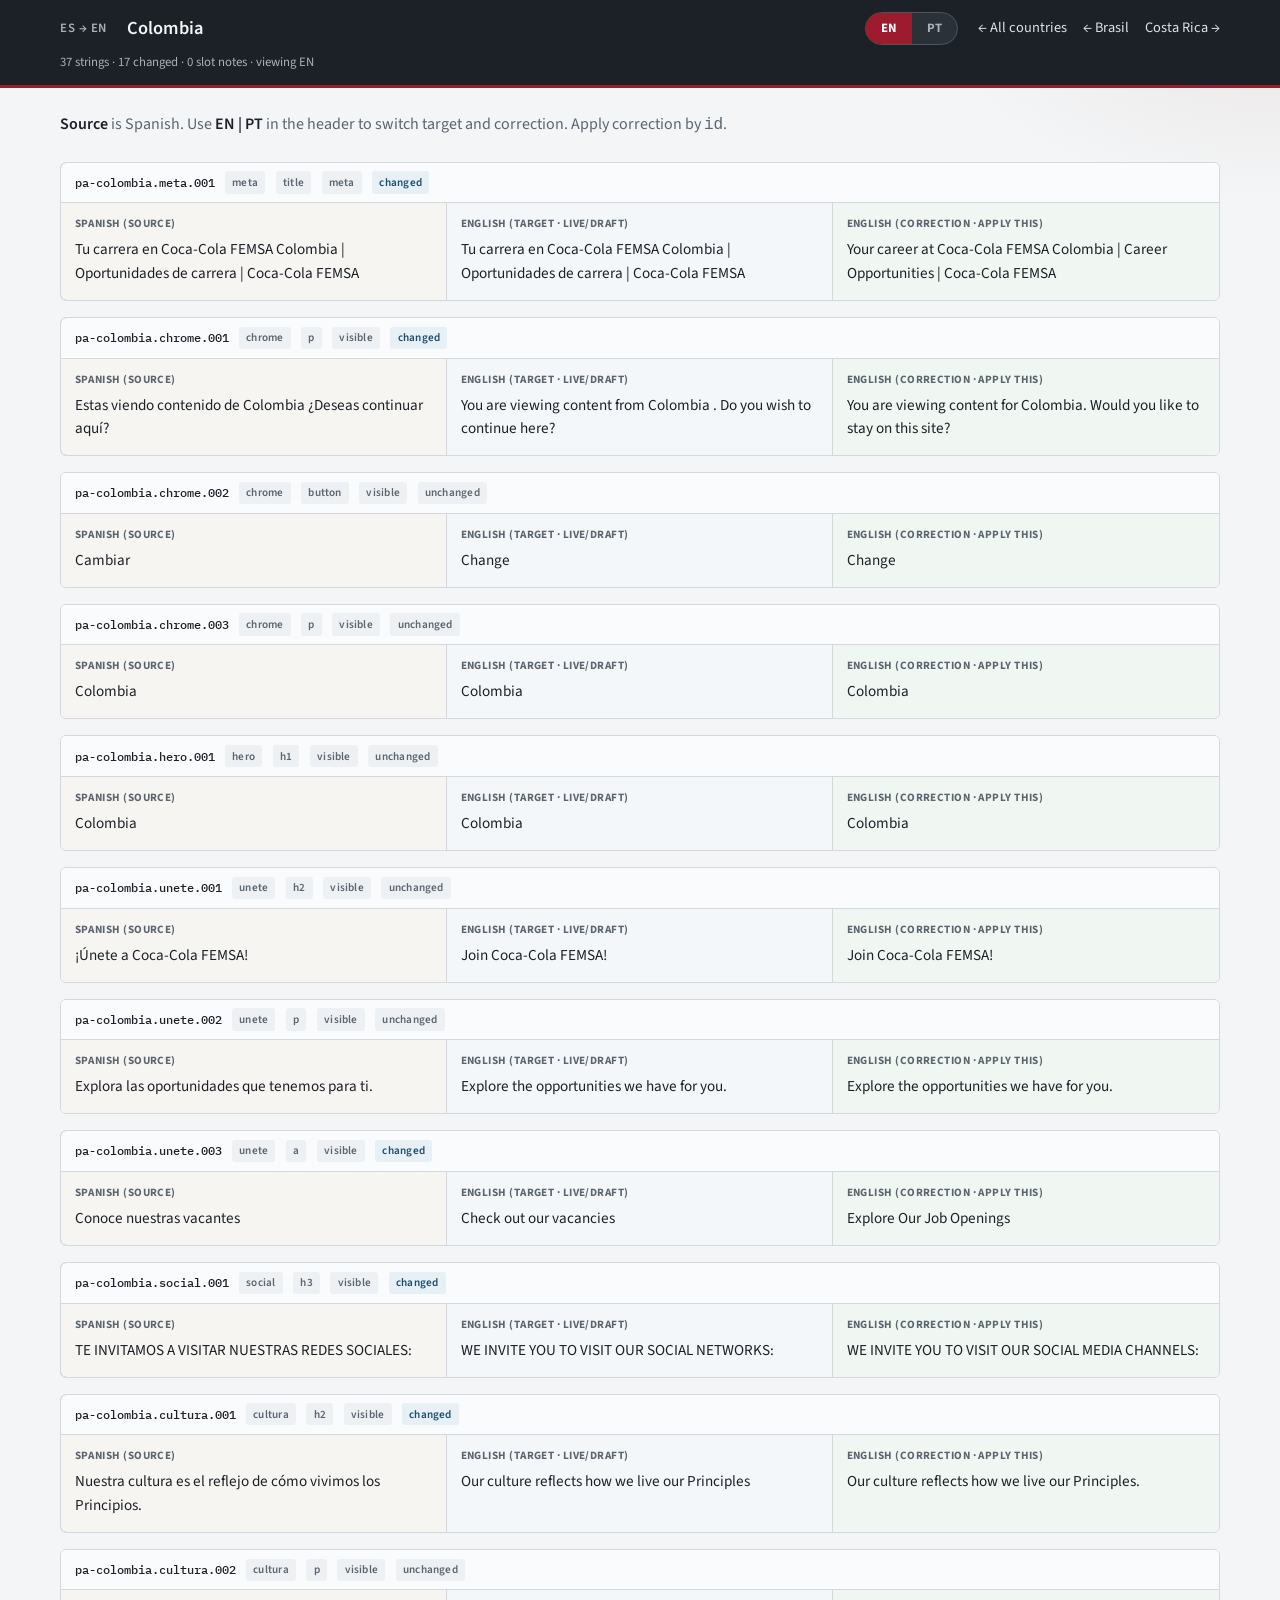
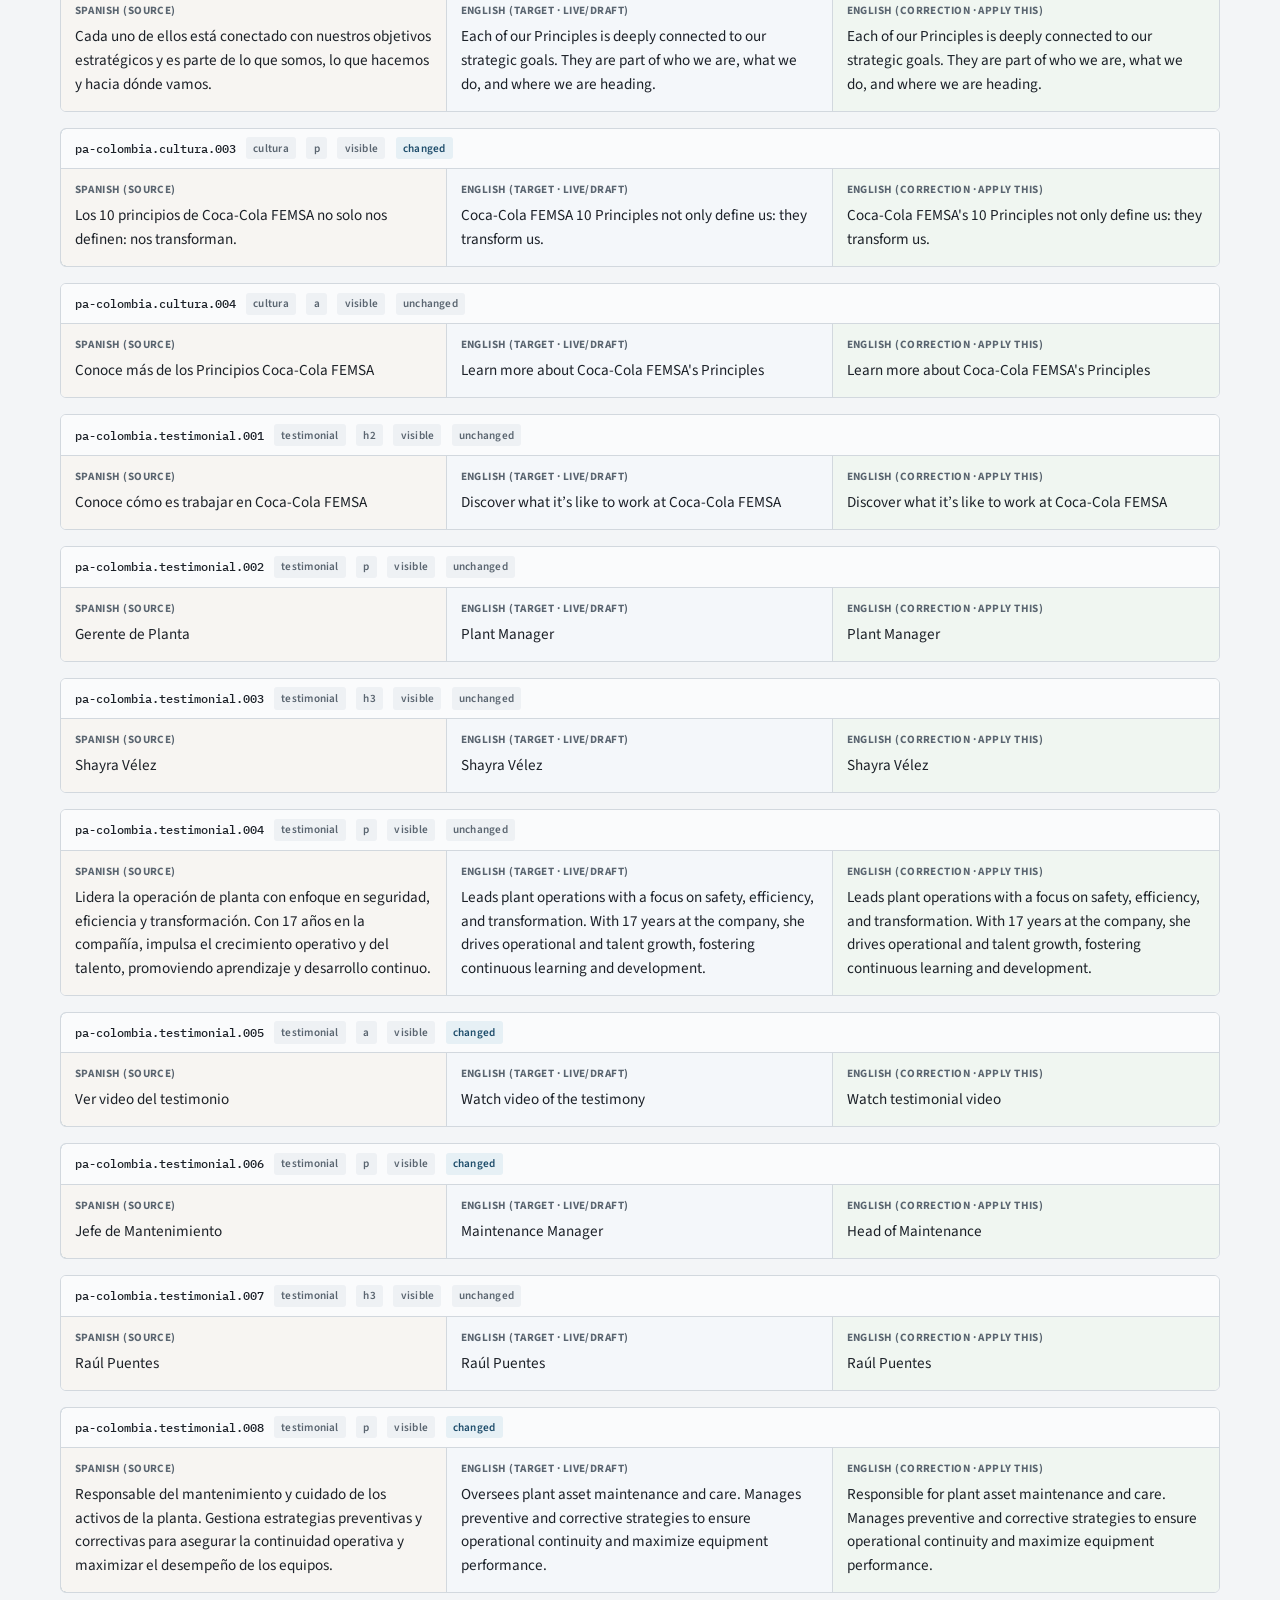
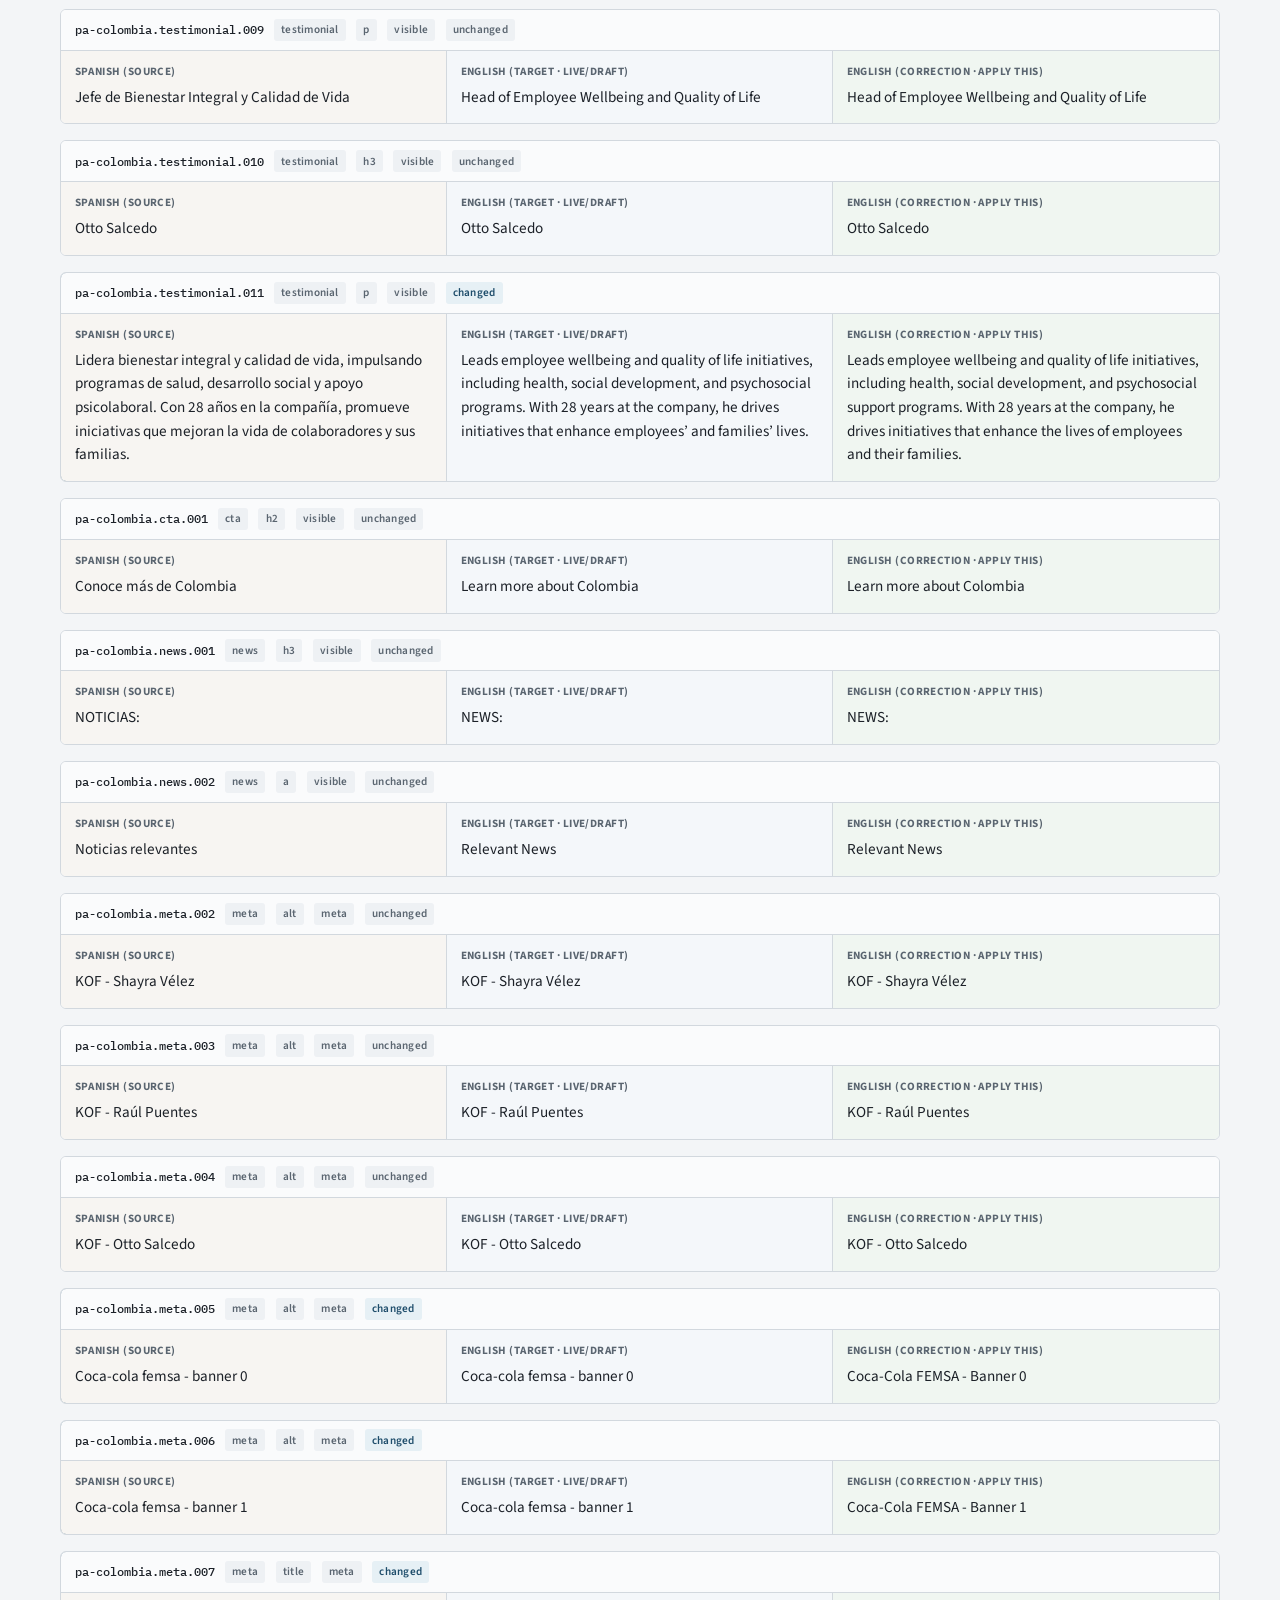
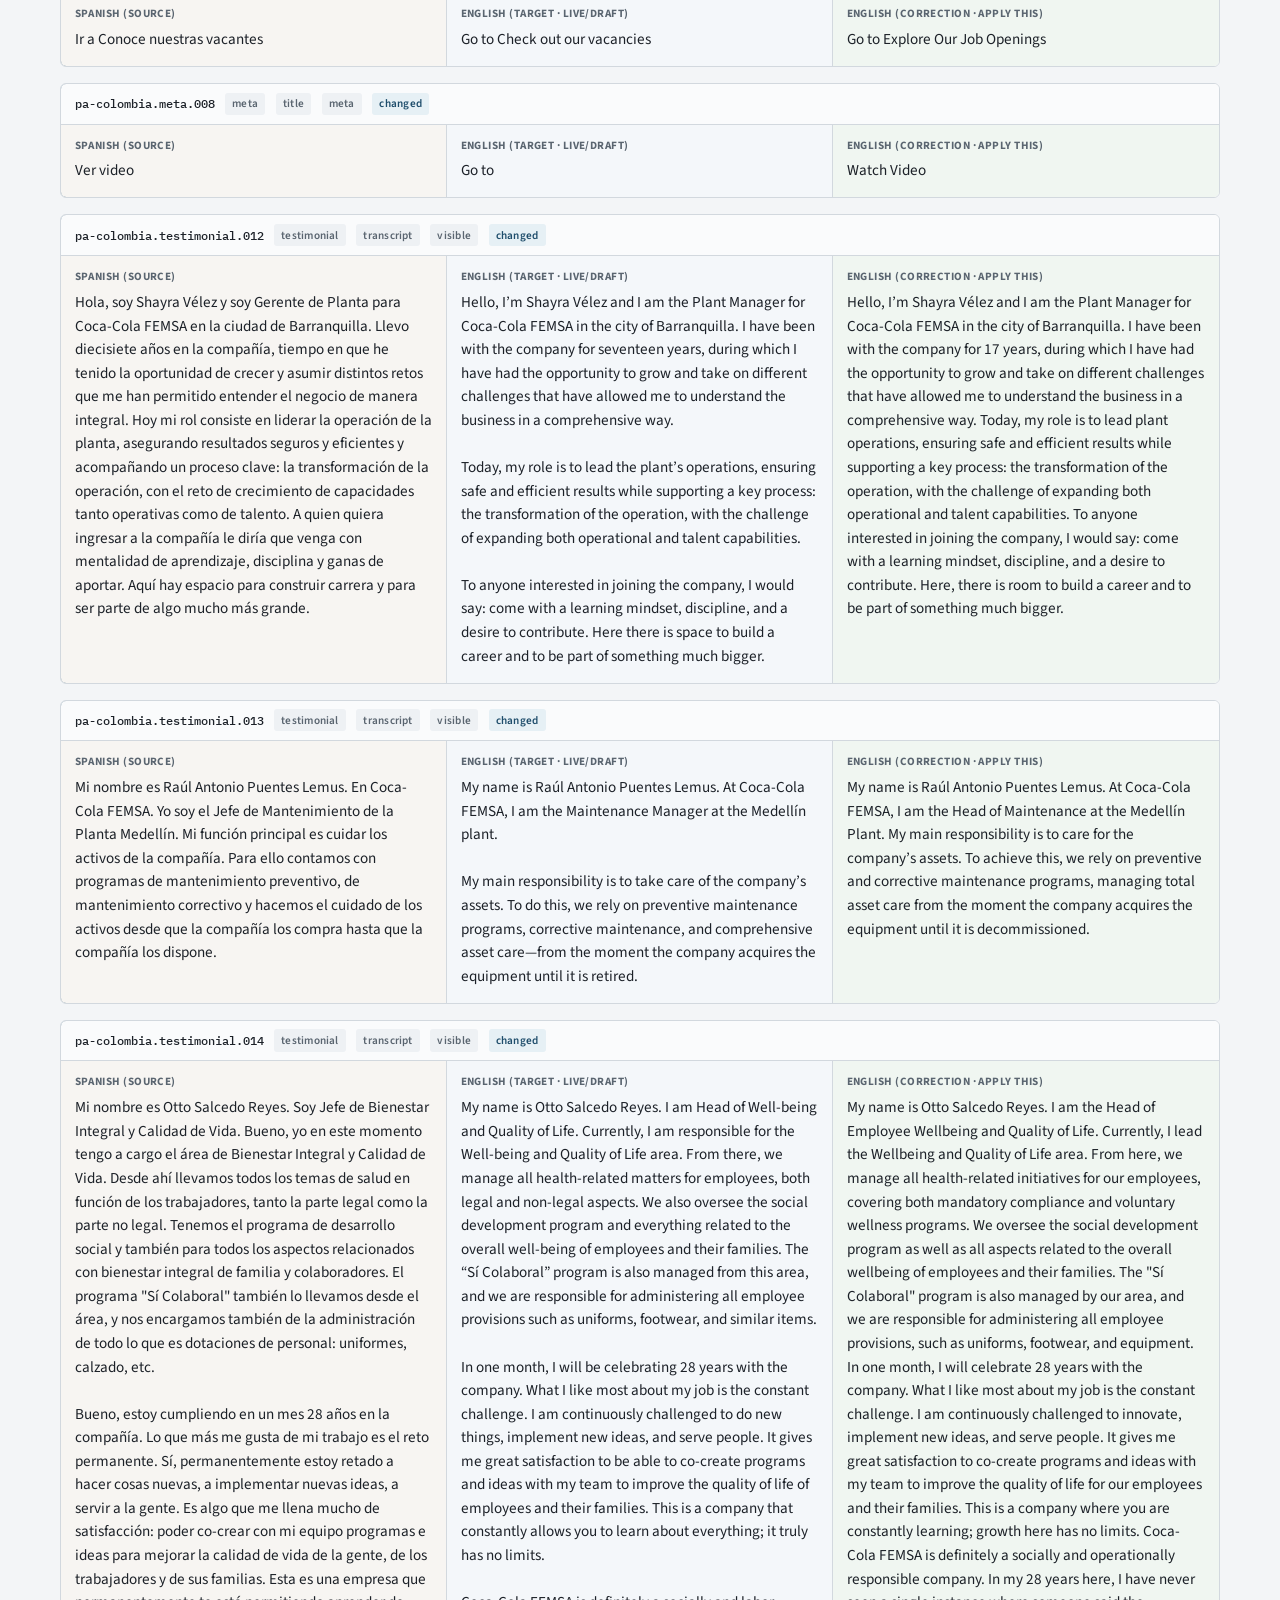
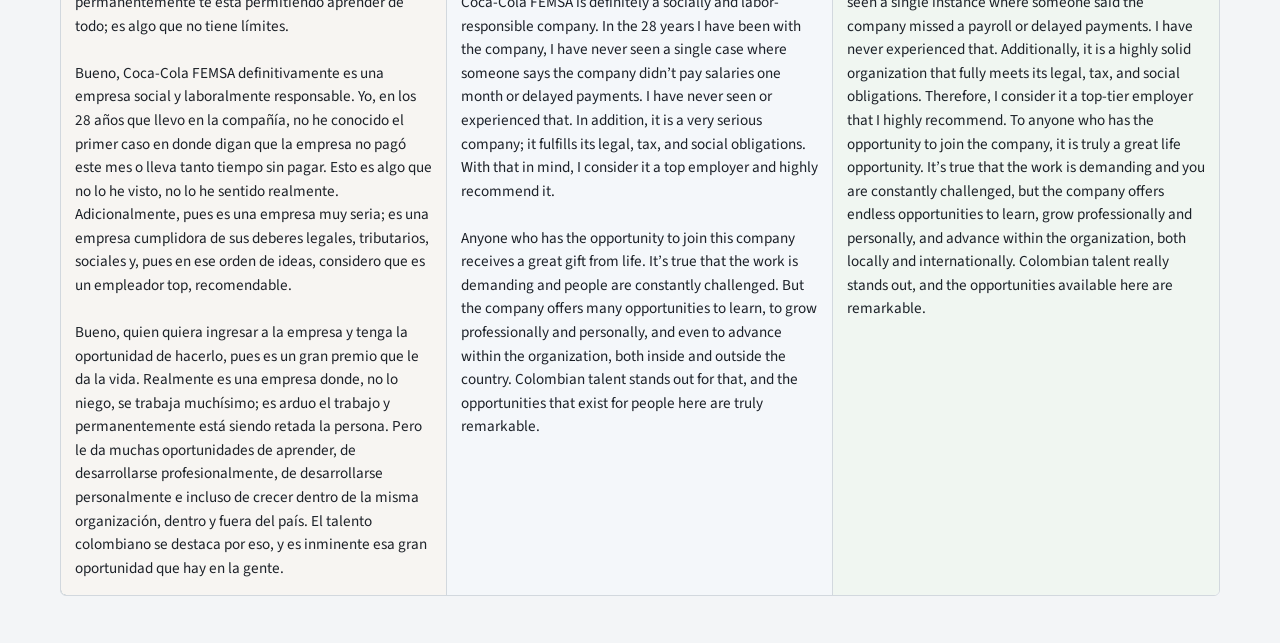
<file: proof-read-delivery/html/colombia.html>
<!DOCTYPE html>
<html lang="en" data-lang="en">
<head>
  <meta charset="utf-8">
  <meta name="viewport" content="width=device-width, initial-scale=1">
  <title>Colombia — corrections</title>
  <link rel="preconnect" href="https://fonts.googleapis.com">
  <link rel="preconnect" href="https://fonts.gstatic.com" crossorigin>
  <link href="https://fonts.googleapis.com/css2?family=IBM+Plex+Mono:wght@400;500&family=Source+Sans+3:wght@400;600;700&display=swap" rel="stylesheet">
  <link rel="stylesheet" href="assets/handoff.css">
</head>
<body>
  <header class="site-header">
    <div class="site-header__inner">
      <div class="site-header__track" data-track-label>ES → EN</div>
      <h1 class="site-header__title">Colombia</h1>
      <div class="lang-switch" role="group" aria-label="Target language">
  <button type="button" class="lang-switch__btn" data-lang-switch="en" aria-pressed="true">EN</button>
  <button type="button" class="lang-switch__btn" data-lang-switch="pt" aria-pressed="false">PT</button>
</div>
      <nav class="site-header__nav"><a href="index.html">← All countries</a>
        <a href="brasil.html">← Brasil</a>
        <a href="costa-rica.html">Costa Rica →</a></nav>
      <div class="site-header__meta" data-track-meta data-rows="37" data-blocked="0" data-changed-en="17" data-changed-pt="14">37 strings · EN 17 changed · PT 14 changed · 0 slot notes</div>
    </div>
  </header>
  <main class="wrap">
    <p class="intro">
      <strong>Source</strong> is Spanish. Use <strong>EN | PT</strong> in the header
      to switch target and correction. Apply correction by <code>id</code>.
      
    </p>
    <div class="blocks">
<article class="block block--changed" id="pa-colombia.meta.001" data-id="pa-colombia.meta.001"
  data-blocked=""
  data-target-en="Tu carrera en Coca-Cola FEMSA Colombia | Oportunidades de carrera | Coca-Cola FEMSA"
  data-correction-en="Your career at Coca-Cola FEMSA Colombia | Career Opportunities | Coca-Cola FEMSA"
  data-changed-en="1"
  data-target-pt="Tu carrera en Coca-Cola FEMSA Colombia | Oportunidades de carrera | Coca-Cola FEMSA"
  data-correction-pt="Sua carreira em Coca-Cola FEMSA Colômbia | Oportunidades de carreira | Coca-Cola FEMSA"
  data-changed-pt="1">
  <div class="block__head">
    <code class="block__id"><a href="#pa-colombia.meta.001">pa-colombia.meta.001</a></code>
    <span class="tag">meta</span><span class="tag">title</span><span class="tag">meta</span><span class="badge badge--changed" data-status-badge>changed</span>
    
  </div>
  <div class="split">
    <div class="pane pane--source">
      <span class="pane__label">Spanish (source)</span>
      <p class="pane__text">Tu carrera en Coca-Cola FEMSA Colombia | Oportunidades de carrera | Coca-Cola FEMSA</p>
    </div>
    <div class="pane pane--target">
      <span class="pane__label" data-label-target>English (target · live/draft)</span>
      <p data-pane-target class="pane__text">Tu carrera en Coca-Cola FEMSA Colombia | Oportunidades de carrera | Coca-Cola FEMSA</p>
    </div>
    <div class="pane pane--correction">
      <span class="pane__label" data-label-correction>English (correction · apply this)</span>
      <p data-pane-correction class="pane__text">Your career at Coca-Cola FEMSA Colombia | Career Opportunities | Coca-Cola FEMSA</p>
    </div>
  </div>
</article>
<article class="block block--changed" id="pa-colombia.chrome.001" data-id="pa-colombia.chrome.001"
  data-blocked=""
  data-target-en="You are viewing content from Colombia . Do you wish to continue here?"
  data-correction-en="You are viewing content for Colombia. Would you like to stay on this site?"
  data-changed-en="1"
  data-target-pt="Está a visualizar conteúdo do Colombia . Deseja continuar aqui?"
  data-correction-pt="Está a visualizar conteúdo da Colômbia . Deseja continuar aqui?"
  data-changed-pt="1">
  <div class="block__head">
    <code class="block__id"><a href="#pa-colombia.chrome.001">pa-colombia.chrome.001</a></code>
    <span class="tag">chrome</span><span class="tag">p</span><span class="tag">visible</span><span class="badge badge--changed" data-status-badge>changed</span>
    
  </div>
  <div class="split">
    <div class="pane pane--source">
      <span class="pane__label">Spanish (source)</span>
      <p class="pane__text">Estas viendo contenido de Colombia ¿Deseas continuar aquí?</p>
    </div>
    <div class="pane pane--target">
      <span class="pane__label" data-label-target>English (target · live/draft)</span>
      <p data-pane-target class="pane__text">You are viewing content from Colombia . Do you wish to continue here?</p>
    </div>
    <div class="pane pane--correction">
      <span class="pane__label" data-label-correction>English (correction · apply this)</span>
      <p data-pane-correction class="pane__text">You are viewing content for Colombia. Would you like to stay on this site?</p>
    </div>
  </div>
</article>
<article class="block" id="pa-colombia.chrome.002" data-id="pa-colombia.chrome.002"
  data-blocked=""
  data-target-en="Change"
  data-correction-en="Change"
  data-changed-en=""
  data-target-pt="Escolher"
  data-correction-pt="Escolher"
  data-changed-pt="">
  <div class="block__head">
    <code class="block__id"><a href="#pa-colombia.chrome.002">pa-colombia.chrome.002</a></code>
    <span class="tag">chrome</span><span class="tag">button</span><span class="tag">visible</span><span class="badge badge--same" data-status-badge>unchanged</span>
    
  </div>
  <div class="split">
    <div class="pane pane--source">
      <span class="pane__label">Spanish (source)</span>
      <p class="pane__text">Cambiar</p>
    </div>
    <div class="pane pane--target">
      <span class="pane__label" data-label-target>English (target · live/draft)</span>
      <p data-pane-target class="pane__text">Change</p>
    </div>
    <div class="pane pane--correction">
      <span class="pane__label" data-label-correction>English (correction · apply this)</span>
      <p data-pane-correction class="pane__text">Change</p>
    </div>
  </div>
</article>
<article class="block" id="pa-colombia.chrome.003" data-id="pa-colombia.chrome.003"
  data-blocked=""
  data-target-en="Colombia"
  data-correction-en="Colombia"
  data-changed-en=""
  data-target-pt="Colombia"
  data-correction-pt="A Colômbia"
  data-changed-pt="1">
  <div class="block__head">
    <code class="block__id"><a href="#pa-colombia.chrome.003">pa-colombia.chrome.003</a></code>
    <span class="tag">chrome</span><span class="tag">p</span><span class="tag">visible</span><span class="badge badge--same" data-status-badge>unchanged</span>
    
  </div>
  <div class="split">
    <div class="pane pane--source">
      <span class="pane__label">Spanish (source)</span>
      <p class="pane__text">Colombia</p>
    </div>
    <div class="pane pane--target">
      <span class="pane__label" data-label-target>English (target · live/draft)</span>
      <p data-pane-target class="pane__text">Colombia</p>
    </div>
    <div class="pane pane--correction">
      <span class="pane__label" data-label-correction>English (correction · apply this)</span>
      <p data-pane-correction class="pane__text">Colombia</p>
    </div>
  </div>
</article>
<article class="block" id="pa-colombia.hero.001" data-id="pa-colombia.hero.001"
  data-blocked=""
  data-target-en="Colombia"
  data-correction-en="Colombia"
  data-changed-en=""
  data-target-pt="Colombia"
  data-correction-pt="A Colômbia"
  data-changed-pt="1">
  <div class="block__head">
    <code class="block__id"><a href="#pa-colombia.hero.001">pa-colombia.hero.001</a></code>
    <span class="tag">hero</span><span class="tag">h1</span><span class="tag">visible</span><span class="badge badge--same" data-status-badge>unchanged</span>
    
  </div>
  <div class="split">
    <div class="pane pane--source">
      <span class="pane__label">Spanish (source)</span>
      <p class="pane__text">Colombia</p>
    </div>
    <div class="pane pane--target">
      <span class="pane__label" data-label-target>English (target · live/draft)</span>
      <p data-pane-target class="pane__text">Colombia</p>
    </div>
    <div class="pane pane--correction">
      <span class="pane__label" data-label-correction>English (correction · apply this)</span>
      <p data-pane-correction class="pane__text">Colombia</p>
    </div>
  </div>
</article>
<article class="block" id="pa-colombia.unete.001" data-id="pa-colombia.unete.001"
  data-blocked=""
  data-target-en="Join Coca-Cola FEMSA!"
  data-correction-en="Join Coca-Cola FEMSA!"
  data-changed-en=""
  data-target-pt="Junte-se à Coca-Cola FEMSA!"
  data-correction-pt="Junte-se à Coca-Cola FEMSA!"
  data-changed-pt="">
  <div class="block__head">
    <code class="block__id"><a href="#pa-colombia.unete.001">pa-colombia.unete.001</a></code>
    <span class="tag">unete</span><span class="tag">h2</span><span class="tag">visible</span><span class="badge badge--same" data-status-badge>unchanged</span>
    
  </div>
  <div class="split">
    <div class="pane pane--source">
      <span class="pane__label">Spanish (source)</span>
      <p class="pane__text">¡Únete a Coca-Cola FEMSA!</p>
    </div>
    <div class="pane pane--target">
      <span class="pane__label" data-label-target>English (target · live/draft)</span>
      <p data-pane-target class="pane__text">Join Coca-Cola FEMSA!</p>
    </div>
    <div class="pane pane--correction">
      <span class="pane__label" data-label-correction>English (correction · apply this)</span>
      <p data-pane-correction class="pane__text">Join Coca-Cola FEMSA!</p>
    </div>
  </div>
</article>
<article class="block" id="pa-colombia.unete.002" data-id="pa-colombia.unete.002"
  data-blocked=""
  data-target-en="Explore the opportunities we have for you."
  data-correction-en="Explore the opportunities we have for you."
  data-changed-en=""
  data-target-pt="Explore as oportunidades que temos para você."
  data-correction-pt="Explore as oportunidades que temos para você."
  data-changed-pt="">
  <div class="block__head">
    <code class="block__id"><a href="#pa-colombia.unete.002">pa-colombia.unete.002</a></code>
    <span class="tag">unete</span><span class="tag">p</span><span class="tag">visible</span><span class="badge badge--same" data-status-badge>unchanged</span>
    
  </div>
  <div class="split">
    <div class="pane pane--source">
      <span class="pane__label">Spanish (source)</span>
      <p class="pane__text">Explora las oportunidades que tenemos para ti.</p>
    </div>
    <div class="pane pane--target">
      <span class="pane__label" data-label-target>English (target · live/draft)</span>
      <p data-pane-target class="pane__text">Explore the opportunities we have for you.</p>
    </div>
    <div class="pane pane--correction">
      <span class="pane__label" data-label-correction>English (correction · apply this)</span>
      <p data-pane-correction class="pane__text">Explore the opportunities we have for you.</p>
    </div>
  </div>
</article>
<article class="block block--changed" id="pa-colombia.unete.003" data-id="pa-colombia.unete.003"
  data-blocked=""
  data-target-en="Check out our vacancies"
  data-correction-en="Explore Our Job Openings"
  data-changed-en="1"
  data-target-pt="Confira nossas vagas de emprego"
  data-correction-pt="Conheça nossas vagas de emprego"
  data-changed-pt="1">
  <div class="block__head">
    <code class="block__id"><a href="#pa-colombia.unete.003">pa-colombia.unete.003</a></code>
    <span class="tag">unete</span><span class="tag">a</span><span class="tag">visible</span><span class="badge badge--changed" data-status-badge>changed</span>
    
  </div>
  <div class="split">
    <div class="pane pane--source">
      <span class="pane__label">Spanish (source)</span>
      <p class="pane__text">Conoce nuestras vacantes</p>
    </div>
    <div class="pane pane--target">
      <span class="pane__label" data-label-target>English (target · live/draft)</span>
      <p data-pane-target class="pane__text">Check out our vacancies</p>
    </div>
    <div class="pane pane--correction">
      <span class="pane__label" data-label-correction>English (correction · apply this)</span>
      <p data-pane-correction class="pane__text">Explore Our Job Openings</p>
    </div>
  </div>
</article>
<article class="block block--changed" id="pa-colombia.social.001" data-id="pa-colombia.social.001"
  data-blocked=""
  data-target-en="WE INVITE YOU TO VISIT OUR SOCIAL NETWORKS:"
  data-correction-en="WE INVITE YOU TO VISIT OUR SOCIAL MEDIA CHANNELS:"
  data-changed-en="1"
  data-target-pt="CONVIDAMOS VOCÊ A VISITAR NOSSAS REDES SOCIAIS:"
  data-correction-pt="CONVIDAMOS VOCÊ A VISITAR NOSSAS REDES SOCIAIS:"
  data-changed-pt="">
  <div class="block__head">
    <code class="block__id"><a href="#pa-colombia.social.001">pa-colombia.social.001</a></code>
    <span class="tag">social</span><span class="tag">h3</span><span class="tag">visible</span><span class="badge badge--changed" data-status-badge>changed</span>
    
  </div>
  <div class="split">
    <div class="pane pane--source">
      <span class="pane__label">Spanish (source)</span>
      <p class="pane__text">TE INVITAMOS A VISITAR NUESTRAS REDES SOCIALES:</p>
    </div>
    <div class="pane pane--target">
      <span class="pane__label" data-label-target>English (target · live/draft)</span>
      <p data-pane-target class="pane__text">WE INVITE YOU TO VISIT OUR SOCIAL NETWORKS:</p>
    </div>
    <div class="pane pane--correction">
      <span class="pane__label" data-label-correction>English (correction · apply this)</span>
      <p data-pane-correction class="pane__text">WE INVITE YOU TO VISIT OUR SOCIAL MEDIA CHANNELS:</p>
    </div>
  </div>
</article>
<article class="block block--changed" id="pa-colombia.cultura.001" data-id="pa-colombia.cultura.001"
  data-blocked=""
  data-target-en="Our culture reflects how we live our Principles"
  data-correction-en="Our culture reflects how we live our Principles."
  data-changed-en="1"
  data-target-pt="Nossa cultura é o reflexo de como vivemos os Princípios."
  data-correction-pt="Nossa cultura é o reflexo de como vivemos os Princípios."
  data-changed-pt="">
  <div class="block__head">
    <code class="block__id"><a href="#pa-colombia.cultura.001">pa-colombia.cultura.001</a></code>
    <span class="tag">cultura</span><span class="tag">h2</span><span class="tag">visible</span><span class="badge badge--changed" data-status-badge>changed</span>
    
  </div>
  <div class="split">
    <div class="pane pane--source">
      <span class="pane__label">Spanish (source)</span>
      <p class="pane__text">Nuestra cultura es el reflejo de cómo vivimos los Principios.</p>
    </div>
    <div class="pane pane--target">
      <span class="pane__label" data-label-target>English (target · live/draft)</span>
      <p data-pane-target class="pane__text">Our culture reflects how we live our Principles</p>
    </div>
    <div class="pane pane--correction">
      <span class="pane__label" data-label-correction>English (correction · apply this)</span>
      <p data-pane-correction class="pane__text">Our culture reflects how we live our Principles.</p>
    </div>
  </div>
</article>
<article class="block" id="pa-colombia.cultura.002" data-id="pa-colombia.cultura.002"
  data-blocked=""
  data-target-en="Each of our Principles is deeply connected to our strategic goals. They are part of who we are, what we do, and where we are heading."
  data-correction-en="Each of our Principles is deeply connected to our strategic goals. They are part of who we are, what we do, and where we are heading."
  data-changed-en=""
  data-target-pt="Cada um deles está conectado com nossos objetivos estratégicos e faz parte do que somos, fazemos e do rumo que tomamos."
  data-correction-pt="Cada um deles está conectado com nossos objetivos estratégicos e faz parte do que somos, do que fazemos e do rumo que tomamos."
  data-changed-pt="1">
  <div class="block__head">
    <code class="block__id"><a href="#pa-colombia.cultura.002">pa-colombia.cultura.002</a></code>
    <span class="tag">cultura</span><span class="tag">p</span><span class="tag">visible</span><span class="badge badge--same" data-status-badge>unchanged</span>
    
  </div>
  <div class="split">
    <div class="pane pane--source">
      <span class="pane__label">Spanish (source)</span>
      <p class="pane__text">Cada uno de ellos está conectado con nuestros objetivos estratégicos y es parte de lo que somos, lo que hacemos y hacia dónde vamos.</p>
    </div>
    <div class="pane pane--target">
      <span class="pane__label" data-label-target>English (target · live/draft)</span>
      <p data-pane-target class="pane__text">Each of our Principles is deeply connected to our strategic goals. They are part of who we are, what we do, and where we are heading.</p>
    </div>
    <div class="pane pane--correction">
      <span class="pane__label" data-label-correction>English (correction · apply this)</span>
      <p data-pane-correction class="pane__text">Each of our Principles is deeply connected to our strategic goals. They are part of who we are, what we do, and where we are heading.</p>
    </div>
  </div>
</article>
<article class="block block--changed" id="pa-colombia.cultura.003" data-id="pa-colombia.cultura.003"
  data-blocked=""
  data-target-en="Coca-Cola FEMSA 10 Principles not only define us: they transform us."
  data-correction-en="Coca-Cola FEMSA&#x27;s 10 Principles not only define us: they transform us."
  data-changed-en="1"
  data-target-pt="Os Dez Princípios da Coca-Cola FEMSA não apenas nos definem, mas nos transformam."
  data-correction-pt="Os Dez Princípios da Coca-Cola FEMSA não apenas nos definem, mas nos transformam."
  data-changed-pt="">
  <div class="block__head">
    <code class="block__id"><a href="#pa-colombia.cultura.003">pa-colombia.cultura.003</a></code>
    <span class="tag">cultura</span><span class="tag">p</span><span class="tag">visible</span><span class="badge badge--changed" data-status-badge>changed</span>
    
  </div>
  <div class="split">
    <div class="pane pane--source">
      <span class="pane__label">Spanish (source)</span>
      <p class="pane__text">Los 10 principios de Coca-Cola FEMSA no solo nos definen: nos transforman.</p>
    </div>
    <div class="pane pane--target">
      <span class="pane__label" data-label-target>English (target · live/draft)</span>
      <p data-pane-target class="pane__text">Coca-Cola FEMSA 10 Principles not only define us: they transform us.</p>
    </div>
    <div class="pane pane--correction">
      <span class="pane__label" data-label-correction>English (correction · apply this)</span>
      <p data-pane-correction class="pane__text">Coca-Cola FEMSA&#x27;s 10 Principles not only define us: they transform us.</p>
    </div>
  </div>
</article>
<article class="block" id="pa-colombia.cultura.004" data-id="pa-colombia.cultura.004"
  data-blocked=""
  data-target-en="Learn more about Coca-Cola FEMSA&#x27;s Principles"
  data-correction-en="Learn more about Coca-Cola FEMSA&#x27;s Principles"
  data-changed-en=""
  data-target-pt="Saiba mais sobre os Princípios da Coca-Cola FEMSA"
  data-correction-pt="Saiba mais sobre os Princípios da Coca-Cola FEMSA"
  data-changed-pt="">
  <div class="block__head">
    <code class="block__id"><a href="#pa-colombia.cultura.004">pa-colombia.cultura.004</a></code>
    <span class="tag">cultura</span><span class="tag">a</span><span class="tag">visible</span><span class="badge badge--same" data-status-badge>unchanged</span>
    
  </div>
  <div class="split">
    <div class="pane pane--source">
      <span class="pane__label">Spanish (source)</span>
      <p class="pane__text">Conoce más de los Principios Coca-Cola FEMSA</p>
    </div>
    <div class="pane pane--target">
      <span class="pane__label" data-label-target>English (target · live/draft)</span>
      <p data-pane-target class="pane__text">Learn more about Coca-Cola FEMSA&#x27;s Principles</p>
    </div>
    <div class="pane pane--correction">
      <span class="pane__label" data-label-correction>English (correction · apply this)</span>
      <p data-pane-correction class="pane__text">Learn more about Coca-Cola FEMSA&#x27;s Principles</p>
    </div>
  </div>
</article>
<article class="block" id="pa-colombia.testimonial.001" data-id="pa-colombia.testimonial.001"
  data-blocked=""
  data-target-en="Discover what it’s like to work at Coca-Cola FEMSA"
  data-correction-en="Discover what it’s like to work at Coca-Cola FEMSA"
  data-changed-en=""
  data-target-pt="Conheça como é trabalhar na Coca-Cola FEMSA"
  data-correction-pt="Conheça como é trabalhar na Coca-Cola FEMSA"
  data-changed-pt="">
  <div class="block__head">
    <code class="block__id"><a href="#pa-colombia.testimonial.001">pa-colombia.testimonial.001</a></code>
    <span class="tag">testimonial</span><span class="tag">h2</span><span class="tag">visible</span><span class="badge badge--same" data-status-badge>unchanged</span>
    
  </div>
  <div class="split">
    <div class="pane pane--source">
      <span class="pane__label">Spanish (source)</span>
      <p class="pane__text">Conoce cómo es trabajar en Coca-Cola FEMSA</p>
    </div>
    <div class="pane pane--target">
      <span class="pane__label" data-label-target>English (target · live/draft)</span>
      <p data-pane-target class="pane__text">Discover what it’s like to work at Coca-Cola FEMSA</p>
    </div>
    <div class="pane pane--correction">
      <span class="pane__label" data-label-correction>English (correction · apply this)</span>
      <p data-pane-correction class="pane__text">Discover what it’s like to work at Coca-Cola FEMSA</p>
    </div>
  </div>
</article>
<article class="block" id="pa-colombia.testimonial.002" data-id="pa-colombia.testimonial.002"
  data-blocked=""
  data-target-en="Plant Manager"
  data-correction-en="Plant Manager"
  data-changed-en=""
  data-target-pt="Gerente de Planta"
  data-correction-pt="Gerente de Planta"
  data-changed-pt="">
  <div class="block__head">
    <code class="block__id"><a href="#pa-colombia.testimonial.002">pa-colombia.testimonial.002</a></code>
    <span class="tag">testimonial</span><span class="tag">p</span><span class="tag">visible</span><span class="badge badge--same" data-status-badge>unchanged</span>
    
  </div>
  <div class="split">
    <div class="pane pane--source">
      <span class="pane__label">Spanish (source)</span>
      <p class="pane__text">Gerente de Planta</p>
    </div>
    <div class="pane pane--target">
      <span class="pane__label" data-label-target>English (target · live/draft)</span>
      <p data-pane-target class="pane__text">Plant Manager</p>
    </div>
    <div class="pane pane--correction">
      <span class="pane__label" data-label-correction>English (correction · apply this)</span>
      <p data-pane-correction class="pane__text">Plant Manager</p>
    </div>
  </div>
</article>
<article class="block" id="pa-colombia.testimonial.003" data-id="pa-colombia.testimonial.003"
  data-blocked=""
  data-target-en="Shayra Vélez"
  data-correction-en="Shayra Vélez"
  data-changed-en=""
  data-target-pt="Shayra Vélez"
  data-correction-pt="Shayra Vélez"
  data-changed-pt="">
  <div class="block__head">
    <code class="block__id"><a href="#pa-colombia.testimonial.003">pa-colombia.testimonial.003</a></code>
    <span class="tag">testimonial</span><span class="tag">h3</span><span class="tag">visible</span><span class="badge badge--same" data-status-badge>unchanged</span>
    
  </div>
  <div class="split">
    <div class="pane pane--source">
      <span class="pane__label">Spanish (source)</span>
      <p class="pane__text">Shayra Vélez</p>
    </div>
    <div class="pane pane--target">
      <span class="pane__label" data-label-target>English (target · live/draft)</span>
      <p data-pane-target class="pane__text">Shayra Vélez</p>
    </div>
    <div class="pane pane--correction">
      <span class="pane__label" data-label-correction>English (correction · apply this)</span>
      <p data-pane-correction class="pane__text">Shayra Vélez</p>
    </div>
  </div>
</article>
<article class="block" id="pa-colombia.testimonial.004" data-id="pa-colombia.testimonial.004"
  data-blocked=""
  data-target-en="Leads plant operations with a focus on safety, efficiency, and transformation. With 17 years at the company, she drives operational and talent growth, fostering continuous learning and development."
  data-correction-en="Leads plant operations with a focus on safety, efficiency, and transformation. With 17 years at the company, she drives operational and talent growth, fostering continuous learning and development."
  data-changed-en=""
  data-target-pt="Lidera as operações da planta com foco em segurança, eficiência e transformação. Com 17 anos na empresa, impulsiona o crescimento operacional e de talentos, promovendo aprendizado contínuo."
  data-correction-pt="Lidera as operações da planta com foco em segurança, eficiência e transformação. Com 17 anos na empresa, impulsiona o crescimento operacional e de talentos, promovendo aprendizado contínuo."
  data-changed-pt="">
  <div class="block__head">
    <code class="block__id"><a href="#pa-colombia.testimonial.004">pa-colombia.testimonial.004</a></code>
    <span class="tag">testimonial</span><span class="tag">p</span><span class="tag">visible</span><span class="badge badge--same" data-status-badge>unchanged</span>
    
  </div>
  <div class="split">
    <div class="pane pane--source">
      <span class="pane__label">Spanish (source)</span>
      <p class="pane__text">Lidera la operación de planta con enfoque en seguridad, eficiencia y transformación. Con 17 años en la compañía, impulsa el crecimiento operativo y del talento, promoviendo aprendizaje y desarrollo continuo.</p>
    </div>
    <div class="pane pane--target">
      <span class="pane__label" data-label-target>English (target · live/draft)</span>
      <p data-pane-target class="pane__text">Leads plant operations with a focus on safety, efficiency, and transformation. With 17 years at the company, she drives operational and talent growth, fostering continuous learning and development.</p>
    </div>
    <div class="pane pane--correction">
      <span class="pane__label" data-label-correction>English (correction · apply this)</span>
      <p data-pane-correction class="pane__text">Leads plant operations with a focus on safety, efficiency, and transformation. With 17 years at the company, she drives operational and talent growth, fostering continuous learning and development.</p>
    </div>
  </div>
</article>
<article class="block block--changed" id="pa-colombia.testimonial.005" data-id="pa-colombia.testimonial.005"
  data-blocked=""
  data-target-en="Watch video of the testimony"
  data-correction-en="Watch testimonial video"
  data-changed-en="1"
  data-target-pt="Assista ao vídeo do depoimento"
  data-correction-pt="Assista ao vídeo do testemunho"
  data-changed-pt="1">
  <div class="block__head">
    <code class="block__id"><a href="#pa-colombia.testimonial.005">pa-colombia.testimonial.005</a></code>
    <span class="tag">testimonial</span><span class="tag">a</span><span class="tag">visible</span><span class="badge badge--changed" data-status-badge>changed</span>
    
  </div>
  <div class="split">
    <div class="pane pane--source">
      <span class="pane__label">Spanish (source)</span>
      <p class="pane__text">Ver video del testimonio</p>
    </div>
    <div class="pane pane--target">
      <span class="pane__label" data-label-target>English (target · live/draft)</span>
      <p data-pane-target class="pane__text">Watch video of the testimony</p>
    </div>
    <div class="pane pane--correction">
      <span class="pane__label" data-label-correction>English (correction · apply this)</span>
      <p data-pane-correction class="pane__text">Watch testimonial video</p>
    </div>
  </div>
</article>
<article class="block block--changed" id="pa-colombia.testimonial.006" data-id="pa-colombia.testimonial.006"
  data-blocked=""
  data-target-en="Maintenance Manager"
  data-correction-en="Head of Maintenance"
  data-changed-en="1"
  data-target-pt="Chefe de Manutenção"
  data-correction-pt="Chefe de Manutenção"
  data-changed-pt="">
  <div class="block__head">
    <code class="block__id"><a href="#pa-colombia.testimonial.006">pa-colombia.testimonial.006</a></code>
    <span class="tag">testimonial</span><span class="tag">p</span><span class="tag">visible</span><span class="badge badge--changed" data-status-badge>changed</span>
    
  </div>
  <div class="split">
    <div class="pane pane--source">
      <span class="pane__label">Spanish (source)</span>
      <p class="pane__text">Jefe de Mantenimiento</p>
    </div>
    <div class="pane pane--target">
      <span class="pane__label" data-label-target>English (target · live/draft)</span>
      <p data-pane-target class="pane__text">Maintenance Manager</p>
    </div>
    <div class="pane pane--correction">
      <span class="pane__label" data-label-correction>English (correction · apply this)</span>
      <p data-pane-correction class="pane__text">Head of Maintenance</p>
    </div>
  </div>
</article>
<article class="block" id="pa-colombia.testimonial.007" data-id="pa-colombia.testimonial.007"
  data-blocked=""
  data-target-en="Raúl Puentes"
  data-correction-en="Raúl Puentes"
  data-changed-en=""
  data-target-pt="Raúl Puentes"
  data-correction-pt="Raúl Puentes"
  data-changed-pt="">
  <div class="block__head">
    <code class="block__id"><a href="#pa-colombia.testimonial.007">pa-colombia.testimonial.007</a></code>
    <span class="tag">testimonial</span><span class="tag">h3</span><span class="tag">visible</span><span class="badge badge--same" data-status-badge>unchanged</span>
    
  </div>
  <div class="split">
    <div class="pane pane--source">
      <span class="pane__label">Spanish (source)</span>
      <p class="pane__text">Raúl Puentes</p>
    </div>
    <div class="pane pane--target">
      <span class="pane__label" data-label-target>English (target · live/draft)</span>
      <p data-pane-target class="pane__text">Raúl Puentes</p>
    </div>
    <div class="pane pane--correction">
      <span class="pane__label" data-label-correction>English (correction · apply this)</span>
      <p data-pane-correction class="pane__text">Raúl Puentes</p>
    </div>
  </div>
</article>
<article class="block block--changed" id="pa-colombia.testimonial.008" data-id="pa-colombia.testimonial.008"
  data-blocked=""
  data-target-en="Oversees plant asset maintenance and care. Manages preventive and corrective strategies to ensure operational continuity and maximize equipment performance."
  data-correction-en="Responsible for plant asset maintenance and care. Manages preventive and corrective strategies to ensure operational continuity and maximize equipment performance."
  data-changed-en="1"
  data-target-pt="Responsável pela manutenção e cuidado dos ativos da planta. Gerencia estratégias preventivas e corretivas para garantir a continuidade operacional e maximizar o desempenho dos equipamentos."
  data-correction-pt="Responsável pela manutenção e cuidado dos ativos da planta. Gerencia estratégias preventivas e corretivas para garantir a continuidade operacional e maximizar o desempenho dos equipamentos."
  data-changed-pt="">
  <div class="block__head">
    <code class="block__id"><a href="#pa-colombia.testimonial.008">pa-colombia.testimonial.008</a></code>
    <span class="tag">testimonial</span><span class="tag">p</span><span class="tag">visible</span><span class="badge badge--changed" data-status-badge>changed</span>
    
  </div>
  <div class="split">
    <div class="pane pane--source">
      <span class="pane__label">Spanish (source)</span>
      <p class="pane__text">Responsable del mantenimiento y cuidado de los activos de la planta. Gestiona estrategias preventivas y correctivas para asegurar la continuidad operativa y maximizar el desempeño de los equipos.</p>
    </div>
    <div class="pane pane--target">
      <span class="pane__label" data-label-target>English (target · live/draft)</span>
      <p data-pane-target class="pane__text">Oversees plant asset maintenance and care. Manages preventive and corrective strategies to ensure operational continuity and maximize equipment performance.</p>
    </div>
    <div class="pane pane--correction">
      <span class="pane__label" data-label-correction>English (correction · apply this)</span>
      <p data-pane-correction class="pane__text">Responsible for plant asset maintenance and care. Manages preventive and corrective strategies to ensure operational continuity and maximize equipment performance.</p>
    </div>
  </div>
</article>
<article class="block" id="pa-colombia.testimonial.009" data-id="pa-colombia.testimonial.009"
  data-blocked=""
  data-target-en="Head of Employee Wellbeing and Quality of Life"
  data-correction-en="Head of Employee Wellbeing and Quality of Life"
  data-changed-en=""
  data-target-pt="Chefe de Bem-Estar Integral e Qualidade de Vida"
  data-correction-pt="Chefe de Bem-Estar Integral e Qualidade de Vida"
  data-changed-pt="">
  <div class="block__head">
    <code class="block__id"><a href="#pa-colombia.testimonial.009">pa-colombia.testimonial.009</a></code>
    <span class="tag">testimonial</span><span class="tag">p</span><span class="tag">visible</span><span class="badge badge--same" data-status-badge>unchanged</span>
    
  </div>
  <div class="split">
    <div class="pane pane--source">
      <span class="pane__label">Spanish (source)</span>
      <p class="pane__text">Jefe de Bienestar Integral y Calidad de Vida</p>
    </div>
    <div class="pane pane--target">
      <span class="pane__label" data-label-target>English (target · live/draft)</span>
      <p data-pane-target class="pane__text">Head of Employee Wellbeing and Quality of Life</p>
    </div>
    <div class="pane pane--correction">
      <span class="pane__label" data-label-correction>English (correction · apply this)</span>
      <p data-pane-correction class="pane__text">Head of Employee Wellbeing and Quality of Life</p>
    </div>
  </div>
</article>
<article class="block" id="pa-colombia.testimonial.010" data-id="pa-colombia.testimonial.010"
  data-blocked=""
  data-target-en="Otto Salcedo"
  data-correction-en="Otto Salcedo"
  data-changed-en=""
  data-target-pt="Otto Salcedo"
  data-correction-pt="Otto Salcedo"
  data-changed-pt="">
  <div class="block__head">
    <code class="block__id"><a href="#pa-colombia.testimonial.010">pa-colombia.testimonial.010</a></code>
    <span class="tag">testimonial</span><span class="tag">h3</span><span class="tag">visible</span><span class="badge badge--same" data-status-badge>unchanged</span>
    
  </div>
  <div class="split">
    <div class="pane pane--source">
      <span class="pane__label">Spanish (source)</span>
      <p class="pane__text">Otto Salcedo</p>
    </div>
    <div class="pane pane--target">
      <span class="pane__label" data-label-target>English (target · live/draft)</span>
      <p data-pane-target class="pane__text">Otto Salcedo</p>
    </div>
    <div class="pane pane--correction">
      <span class="pane__label" data-label-correction>English (correction · apply this)</span>
      <p data-pane-correction class="pane__text">Otto Salcedo</p>
    </div>
  </div>
</article>
<article class="block block--changed" id="pa-colombia.testimonial.011" data-id="pa-colombia.testimonial.011"
  data-blocked=""
  data-target-en="Leads employee wellbeing and quality of life initiatives, including health, social development, and psychosocial programs. With 28 years at the company, he drives initiatives that enhance employees’ and families’ lives."
  data-correction-en="Leads employee wellbeing and quality of life initiatives, including health, social development, and psychosocial support programs. With 28 years at the company, he drives initiatives that enhance the lives of employees and their families."
  data-changed-en="1"
  data-target-pt="Lidera iniciativas de bem-estar e qualidade de vida, incluindo saúde, desenvolvimento social e programas psicossociais. Com 28 anos na empresa, promove ações que impactam colaboradores e suas famílias."
  data-correction-pt="Lidera iniciativas de bem-estar e qualidade de vida, incluindo saúde, desenvolvimento social e programas psicossociais. Com 28 anos na empresa, promove ações que impactam os colaboradores e suas famílias."
  data-changed-pt="1">
  <div class="block__head">
    <code class="block__id"><a href="#pa-colombia.testimonial.011">pa-colombia.testimonial.011</a></code>
    <span class="tag">testimonial</span><span class="tag">p</span><span class="tag">visible</span><span class="badge badge--changed" data-status-badge>changed</span>
    
  </div>
  <div class="split">
    <div class="pane pane--source">
      <span class="pane__label">Spanish (source)</span>
      <p class="pane__text">Lidera bienestar integral y calidad de vida, impulsando programas de salud, desarrollo social y apoyo psicolaboral. Con 28 años en la compañía, promueve iniciativas que mejoran la vida de colaboradores y sus familias.</p>
    </div>
    <div class="pane pane--target">
      <span class="pane__label" data-label-target>English (target · live/draft)</span>
      <p data-pane-target class="pane__text">Leads employee wellbeing and quality of life initiatives, including health, social development, and psychosocial programs. With 28 years at the company, he drives initiatives that enhance employees’ and families’ lives.</p>
    </div>
    <div class="pane pane--correction">
      <span class="pane__label" data-label-correction>English (correction · apply this)</span>
      <p data-pane-correction class="pane__text">Leads employee wellbeing and quality of life initiatives, including health, social development, and psychosocial support programs. With 28 years at the company, he drives initiatives that enhance the lives of employees and their families.</p>
    </div>
  </div>
</article>
<article class="block" id="pa-colombia.cta.001" data-id="pa-colombia.cta.001"
  data-blocked=""
  data-target-en="Learn more about Colombia"
  data-correction-en="Learn more about Colombia"
  data-changed-en=""
  data-target-pt="Saiba mais sobre o Colombia"
  data-correction-pt="Saiba mais sobre A Colômbia"
  data-changed-pt="1">
  <div class="block__head">
    <code class="block__id"><a href="#pa-colombia.cta.001">pa-colombia.cta.001</a></code>
    <span class="tag">cta</span><span class="tag">h2</span><span class="tag">visible</span><span class="badge badge--same" data-status-badge>unchanged</span>
    
  </div>
  <div class="split">
    <div class="pane pane--source">
      <span class="pane__label">Spanish (source)</span>
      <p class="pane__text">Conoce más de Colombia</p>
    </div>
    <div class="pane pane--target">
      <span class="pane__label" data-label-target>English (target · live/draft)</span>
      <p data-pane-target class="pane__text">Learn more about Colombia</p>
    </div>
    <div class="pane pane--correction">
      <span class="pane__label" data-label-correction>English (correction · apply this)</span>
      <p data-pane-correction class="pane__text">Learn more about Colombia</p>
    </div>
  </div>
</article>
<article class="block" id="pa-colombia.news.001" data-id="pa-colombia.news.001"
  data-blocked=""
  data-target-en="NEWS:"
  data-correction-en="NEWS:"
  data-changed-en=""
  data-target-pt="NOTÍCIAS:"
  data-correction-pt="NOTÍCIAS:"
  data-changed-pt="">
  <div class="block__head">
    <code class="block__id"><a href="#pa-colombia.news.001">pa-colombia.news.001</a></code>
    <span class="tag">news</span><span class="tag">h3</span><span class="tag">visible</span><span class="badge badge--same" data-status-badge>unchanged</span>
    
  </div>
  <div class="split">
    <div class="pane pane--source">
      <span class="pane__label">Spanish (source)</span>
      <p class="pane__text">NOTICIAS:</p>
    </div>
    <div class="pane pane--target">
      <span class="pane__label" data-label-target>English (target · live/draft)</span>
      <p data-pane-target class="pane__text">NEWS:</p>
    </div>
    <div class="pane pane--correction">
      <span class="pane__label" data-label-correction>English (correction · apply this)</span>
      <p data-pane-correction class="pane__text">NEWS:</p>
    </div>
  </div>
</article>
<article class="block" id="pa-colombia.news.002" data-id="pa-colombia.news.002"
  data-blocked=""
  data-target-en="Relevant News"
  data-correction-en="Relevant News"
  data-changed-en=""
  data-target-pt="Noticias relevantes"
  data-correction-pt="Notícias relevantes"
  data-changed-pt="1">
  <div class="block__head">
    <code class="block__id"><a href="#pa-colombia.news.002">pa-colombia.news.002</a></code>
    <span class="tag">news</span><span class="tag">a</span><span class="tag">visible</span><span class="badge badge--same" data-status-badge>unchanged</span>
    
  </div>
  <div class="split">
    <div class="pane pane--source">
      <span class="pane__label">Spanish (source)</span>
      <p class="pane__text">Noticias relevantes</p>
    </div>
    <div class="pane pane--target">
      <span class="pane__label" data-label-target>English (target · live/draft)</span>
      <p data-pane-target class="pane__text">Relevant News</p>
    </div>
    <div class="pane pane--correction">
      <span class="pane__label" data-label-correction>English (correction · apply this)</span>
      <p data-pane-correction class="pane__text">Relevant News</p>
    </div>
  </div>
</article>
<article class="block" id="pa-colombia.meta.002" data-id="pa-colombia.meta.002"
  data-blocked=""
  data-target-en="KOF - Shayra Vélez"
  data-correction-en="KOF - Shayra Vélez"
  data-changed-en=""
  data-target-pt="KOF - Shayra Vélez"
  data-correction-pt="KOF - Shayra Vélez"
  data-changed-pt="">
  <div class="block__head">
    <code class="block__id"><a href="#pa-colombia.meta.002">pa-colombia.meta.002</a></code>
    <span class="tag">meta</span><span class="tag">alt</span><span class="tag">meta</span><span class="badge badge--same" data-status-badge>unchanged</span>
    
  </div>
  <div class="split">
    <div class="pane pane--source">
      <span class="pane__label">Spanish (source)</span>
      <p class="pane__text">KOF - Shayra Vélez</p>
    </div>
    <div class="pane pane--target">
      <span class="pane__label" data-label-target>English (target · live/draft)</span>
      <p data-pane-target class="pane__text">KOF - Shayra Vélez</p>
    </div>
    <div class="pane pane--correction">
      <span class="pane__label" data-label-correction>English (correction · apply this)</span>
      <p data-pane-correction class="pane__text">KOF - Shayra Vélez</p>
    </div>
  </div>
</article>
<article class="block" id="pa-colombia.meta.003" data-id="pa-colombia.meta.003"
  data-blocked=""
  data-target-en="KOF - Raúl Puentes"
  data-correction-en="KOF - Raúl Puentes"
  data-changed-en=""
  data-target-pt="KOF - Raúl Puentes"
  data-correction-pt="KOF - Raúl Puentes"
  data-changed-pt="">
  <div class="block__head">
    <code class="block__id"><a href="#pa-colombia.meta.003">pa-colombia.meta.003</a></code>
    <span class="tag">meta</span><span class="tag">alt</span><span class="tag">meta</span><span class="badge badge--same" data-status-badge>unchanged</span>
    
  </div>
  <div class="split">
    <div class="pane pane--source">
      <span class="pane__label">Spanish (source)</span>
      <p class="pane__text">KOF - Raúl Puentes</p>
    </div>
    <div class="pane pane--target">
      <span class="pane__label" data-label-target>English (target · live/draft)</span>
      <p data-pane-target class="pane__text">KOF - Raúl Puentes</p>
    </div>
    <div class="pane pane--correction">
      <span class="pane__label" data-label-correction>English (correction · apply this)</span>
      <p data-pane-correction class="pane__text">KOF - Raúl Puentes</p>
    </div>
  </div>
</article>
<article class="block" id="pa-colombia.meta.004" data-id="pa-colombia.meta.004"
  data-blocked=""
  data-target-en="KOF - Otto Salcedo"
  data-correction-en="KOF - Otto Salcedo"
  data-changed-en=""
  data-target-pt="KOF - Otto Salcedo"
  data-correction-pt="KOF - Otto Salcedo"
  data-changed-pt="">
  <div class="block__head">
    <code class="block__id"><a href="#pa-colombia.meta.004">pa-colombia.meta.004</a></code>
    <span class="tag">meta</span><span class="tag">alt</span><span class="tag">meta</span><span class="badge badge--same" data-status-badge>unchanged</span>
    
  </div>
  <div class="split">
    <div class="pane pane--source">
      <span class="pane__label">Spanish (source)</span>
      <p class="pane__text">KOF - Otto Salcedo</p>
    </div>
    <div class="pane pane--target">
      <span class="pane__label" data-label-target>English (target · live/draft)</span>
      <p data-pane-target class="pane__text">KOF - Otto Salcedo</p>
    </div>
    <div class="pane pane--correction">
      <span class="pane__label" data-label-correction>English (correction · apply this)</span>
      <p data-pane-correction class="pane__text">KOF - Otto Salcedo</p>
    </div>
  </div>
</article>
<article class="block block--changed" id="pa-colombia.meta.005" data-id="pa-colombia.meta.005"
  data-blocked=""
  data-target-en="Coca-cola femsa - banner 0"
  data-correction-en="Coca-Cola FEMSA - Banner 0"
  data-changed-en="1"
  data-target-pt="Coca-cola femsa - banner 0"
  data-correction-pt="Coca-cola femsa - banner 0"
  data-changed-pt="">
  <div class="block__head">
    <code class="block__id"><a href="#pa-colombia.meta.005">pa-colombia.meta.005</a></code>
    <span class="tag">meta</span><span class="tag">alt</span><span class="tag">meta</span><span class="badge badge--changed" data-status-badge>changed</span>
    
  </div>
  <div class="split">
    <div class="pane pane--source">
      <span class="pane__label">Spanish (source)</span>
      <p class="pane__text">Coca-cola femsa - banner 0</p>
    </div>
    <div class="pane pane--target">
      <span class="pane__label" data-label-target>English (target · live/draft)</span>
      <p data-pane-target class="pane__text">Coca-cola femsa - banner 0</p>
    </div>
    <div class="pane pane--correction">
      <span class="pane__label" data-label-correction>English (correction · apply this)</span>
      <p data-pane-correction class="pane__text">Coca-Cola FEMSA - Banner 0</p>
    </div>
  </div>
</article>
<article class="block block--changed" id="pa-colombia.meta.006" data-id="pa-colombia.meta.006"
  data-blocked=""
  data-target-en="Coca-cola femsa - banner 1"
  data-correction-en="Coca-Cola FEMSA - Banner 1"
  data-changed-en="1"
  data-target-pt="Coca-cola femsa - banner 1"
  data-correction-pt="Coca-cola femsa - banner 1"
  data-changed-pt="">
  <div class="block__head">
    <code class="block__id"><a href="#pa-colombia.meta.006">pa-colombia.meta.006</a></code>
    <span class="tag">meta</span><span class="tag">alt</span><span class="tag">meta</span><span class="badge badge--changed" data-status-badge>changed</span>
    
  </div>
  <div class="split">
    <div class="pane pane--source">
      <span class="pane__label">Spanish (source)</span>
      <p class="pane__text">Coca-cola femsa - banner 1</p>
    </div>
    <div class="pane pane--target">
      <span class="pane__label" data-label-target>English (target · live/draft)</span>
      <p data-pane-target class="pane__text">Coca-cola femsa - banner 1</p>
    </div>
    <div class="pane pane--correction">
      <span class="pane__label" data-label-correction>English (correction · apply this)</span>
      <p data-pane-correction class="pane__text">Coca-Cola FEMSA - Banner 1</p>
    </div>
  </div>
</article>
<article class="block block--changed" id="pa-colombia.meta.007" data-id="pa-colombia.meta.007"
  data-blocked=""
  data-target-en="Go to Check out our vacancies"
  data-correction-en="Go to Explore Our Job Openings"
  data-changed-en="1"
  data-target-pt="Vá para Confira nossas vagas de emprego."
  data-correction-pt="Vá para Conheça nossas vagas de emprego."
  data-changed-pt="1">
  <div class="block__head">
    <code class="block__id"><a href="#pa-colombia.meta.007">pa-colombia.meta.007</a></code>
    <span class="tag">meta</span><span class="tag">title</span><span class="tag">meta</span><span class="badge badge--changed" data-status-badge>changed</span>
    
  </div>
  <div class="split">
    <div class="pane pane--source">
      <span class="pane__label">Spanish (source)</span>
      <p class="pane__text">Ir a Conoce nuestras vacantes</p>
    </div>
    <div class="pane pane--target">
      <span class="pane__label" data-label-target>English (target · live/draft)</span>
      <p data-pane-target class="pane__text">Go to Check out our vacancies</p>
    </div>
    <div class="pane pane--correction">
      <span class="pane__label" data-label-correction>English (correction · apply this)</span>
      <p data-pane-correction class="pane__text">Go to Explore Our Job Openings</p>
    </div>
  </div>
</article>
<article class="block block--changed" id="pa-colombia.meta.008" data-id="pa-colombia.meta.008"
  data-blocked=""
  data-target-en="Go to"
  data-correction-en="Watch Video"
  data-changed-en="1"
  data-target-pt="Vá para"
  data-correction-pt="Vá para"
  data-changed-pt="">
  <div class="block__head">
    <code class="block__id"><a href="#pa-colombia.meta.008">pa-colombia.meta.008</a></code>
    <span class="tag">meta</span><span class="tag">title</span><span class="tag">meta</span><span class="badge badge--changed" data-status-badge>changed</span>
    
  </div>
  <div class="split">
    <div class="pane pane--source">
      <span class="pane__label">Spanish (source)</span>
      <p class="pane__text">Ver video</p>
    </div>
    <div class="pane pane--target">
      <span class="pane__label" data-label-target>English (target · live/draft)</span>
      <p data-pane-target class="pane__text">Go to</p>
    </div>
    <div class="pane pane--correction">
      <span class="pane__label" data-label-correction>English (correction · apply this)</span>
      <p data-pane-correction class="pane__text">Watch Video</p>
    </div>
  </div>
</article>
<article class="block block--changed" id="pa-colombia.testimonial.012" data-id="pa-colombia.testimonial.012"
  data-blocked=""
  data-target-en="Hello, I’m Shayra Vélez and I am the Plant Manager for Coca-Cola FEMSA in the city of Barranquilla. I have been with the company for seventeen years, during which I have had the opportunity to grow and take on different challenges that have allowed me to understand the business in a comprehensive way.

Today, my role is to lead the plant’s operations, ensuring safe and efficient results while supporting a key process: the transformation of the operation, with the challenge of expanding both operational and talent capabilities.

To anyone interested in joining the company, I would say: come with a learning mindset, discipline, and a desire to contribute. Here there is space to build a career and to be part of something much bigger."
  data-correction-en="Hello, I’m Shayra Vélez and I am the Plant Manager for Coca-Cola FEMSA in the city of Barranquilla. I have been with the company for 17 years, during which I have had the opportunity to grow and take on different challenges that have allowed me to understand the business in a comprehensive way. Today, my role is to lead plant operations, ensuring safe and efficient results while supporting a key process: the transformation of the operation, with the challenge of expanding both operational and talent capabilities. To anyone interested in joining the company, I would say: come with a learning mindset, discipline, and a desire to contribute. Here, there is room to build a career and to be part of something much bigger."
  data-changed-en="1"
  data-target-pt="Olá, sou Shayra Vélez e sou Gerente de Planta da Coca-Cola FEMSA na cidade de Barranquilla. Estou na companhia há dezessete anos, período em que tive a oportunidade de crescer e assumir diferentes desafios que me permitiram entender o negócio de forma integral.

Hoje, meu papel é liderar a operação da planta, garantindo resultados seguros e eficientes e acompanhando um processo-chave: a transformação da operação, com o desafio de ampliar as capacidades tanto operacionais quanto de talento.

Para quem deseja ingressar na companhia, eu diria: venha com mentalidade de aprendizado, disciplina e vontade de contribuir. Aqui há espaço para construir uma carreira e para fazer parte de algo muito maior."
  data-correction-pt="Olá, sou Shayra Vélez. Sou Gerente de Planta da Coca-Cola FEMSA na cidade de Barranquilla. Estou na companhia há dezessete anos, período em que tive a oportunidade de crescer e assumir diferentes desafios que me permitiram compreender o negócio de forma integral.
Hoje, meu papel é liderar a operação da planta, garantindo resultados seguros e eficientes e acompanhando um processo-chave: a transformação da operação, com o desafio de ampliar as capacidades tanto operacionais quanto de talento.
Para quem deseja ingressar na companhia, eu diria: venha com mentalidade de aprendizado, disciplina e vontade de contribuir. Aqui há espaço para construir uma carreira e fazer parte de algo muito maior."
  data-changed-pt="1">
  <div class="block__head">
    <code class="block__id"><a href="#pa-colombia.testimonial.012">pa-colombia.testimonial.012</a></code>
    <span class="tag">testimonial</span><span class="tag">transcript</span><span class="tag">visible</span><span class="badge badge--changed" data-status-badge>changed</span>
    
  </div>
  <div class="split">
    <div class="pane pane--source">
      <span class="pane__label">Spanish (source)</span>
      <p class="pane__text">Hola, soy Shayra Vélez y soy Gerente de Planta para Coca-Cola FEMSA en la ciudad de Barranquilla. Llevo diecisiete años en la compañía, tiempo en que he tenido la oportunidad de crecer y asumir distintos retos que me han permitido entender el negocio de manera integral. Hoy mi rol consiste en liderar la operación de la planta, asegurando resultados seguros y eficientes y acompañando un proceso clave: la transformación de la operación, con el reto de crecimiento de capacidades tanto operativas como de talento. A quien quiera ingresar a la compañía le diría que venga con mentalidad de aprendizaje, disciplina y ganas de aportar. Aquí hay espacio para construir carrera y para ser parte de algo mucho más grande.</p>
    </div>
    <div class="pane pane--target">
      <span class="pane__label" data-label-target>English (target · live/draft)</span>
      <p data-pane-target class="pane__text">Hello, I’m Shayra Vélez and I am the Plant Manager for Coca-Cola FEMSA in the city of Barranquilla. I have been with the company for seventeen years, during which I have had the opportunity to grow and take on different challenges that have allowed me to understand the business in a comprehensive way.

Today, my role is to lead the plant’s operations, ensuring safe and efficient results while supporting a key process: the transformation of the operation, with the challenge of expanding both operational and talent capabilities.

To anyone interested in joining the company, I would say: come with a learning mindset, discipline, and a desire to contribute. Here there is space to build a career and to be part of something much bigger.</p>
    </div>
    <div class="pane pane--correction">
      <span class="pane__label" data-label-correction>English (correction · apply this)</span>
      <p data-pane-correction class="pane__text">Hello, I’m Shayra Vélez and I am the Plant Manager for Coca-Cola FEMSA in the city of Barranquilla. I have been with the company for 17 years, during which I have had the opportunity to grow and take on different challenges that have allowed me to understand the business in a comprehensive way. Today, my role is to lead plant operations, ensuring safe and efficient results while supporting a key process: the transformation of the operation, with the challenge of expanding both operational and talent capabilities. To anyone interested in joining the company, I would say: come with a learning mindset, discipline, and a desire to contribute. Here, there is room to build a career and to be part of something much bigger.</p>
    </div>
  </div>
</article>
<article class="block block--changed" id="pa-colombia.testimonial.013" data-id="pa-colombia.testimonial.013"
  data-blocked=""
  data-target-en="My name is Raúl Antonio Puentes Lemus. At Coca-Cola FEMSA, I am the Maintenance Manager at the Medellín plant.

My main responsibility is to take care of the company’s assets. To do this, we rely on preventive maintenance programs, corrective maintenance, and comprehensive asset care—from the moment the company acquires the equipment until it is retired."
  data-correction-en="My name is Raúl Antonio Puentes Lemus. At Coca-Cola FEMSA, I am the Head of Maintenance at the Medellín Plant. My main responsibility is to care for the company’s assets. To achieve this, we rely on preventive and corrective maintenance programs, managing total asset care from the moment the company acquires the equipment until it is decommissioned."
  data-changed-en="1"
  data-target-pt="Meu nome é Raúl Antonio Puentes Lemus. Na Coca-Cola FEMSA, sou o Gerente de Manutenção da planta de Medellín.

Minha principal função é cuidar dos ativos da companhia. Para isso, contamos com programas de manutenção preventiva, manutenção corretiva e realizamos o cuidado dos ativos desde o momento em que a empresa os adquire até o momento em que são retirados de operação."
  data-correction-pt="Meu nome é Raúl Antonio Puentes Lemus. Na Coca-Cola FEMSA, sou o Gerente de Manutenção da planta de Medellín.
Minha principal função é cuidar dos ativos da companhia. Para isso, contamos com programas de manutenção preventiva, manutenção corretiva e realizamos o cuidado dos ativos desde o momento em que a empresa os adquire até o momento em que são retirados de operação."
  data-changed-pt="1">
  <div class="block__head">
    <code class="block__id"><a href="#pa-colombia.testimonial.013">pa-colombia.testimonial.013</a></code>
    <span class="tag">testimonial</span><span class="tag">transcript</span><span class="tag">visible</span><span class="badge badge--changed" data-status-badge>changed</span>
    
  </div>
  <div class="split">
    <div class="pane pane--source">
      <span class="pane__label">Spanish (source)</span>
      <p class="pane__text">Mi nombre es Raúl Antonio Puentes Lemus. En Coca-Cola FEMSA. Yo soy el Jefe de Mantenimiento de la Planta Medellín. Mi función principal es cuidar los activos de la compañía. Para ello contamos con programas de mantenimiento preventivo, de mantenimiento correctivo y hacemos el cuidado de los activos desde que la compañía los compra hasta que la compañía los dispone.</p>
    </div>
    <div class="pane pane--target">
      <span class="pane__label" data-label-target>English (target · live/draft)</span>
      <p data-pane-target class="pane__text">My name is Raúl Antonio Puentes Lemus. At Coca-Cola FEMSA, I am the Maintenance Manager at the Medellín plant.

My main responsibility is to take care of the company’s assets. To do this, we rely on preventive maintenance programs, corrective maintenance, and comprehensive asset care—from the moment the company acquires the equipment until it is retired.</p>
    </div>
    <div class="pane pane--correction">
      <span class="pane__label" data-label-correction>English (correction · apply this)</span>
      <p data-pane-correction class="pane__text">My name is Raúl Antonio Puentes Lemus. At Coca-Cola FEMSA, I am the Head of Maintenance at the Medellín Plant. My main responsibility is to care for the company’s assets. To achieve this, we rely on preventive and corrective maintenance programs, managing total asset care from the moment the company acquires the equipment until it is decommissioned.</p>
    </div>
  </div>
</article>
<article class="block block--changed" id="pa-colombia.testimonial.014" data-id="pa-colombia.testimonial.014"
  data-blocked=""
  data-target-en="My name is Otto Salcedo Reyes. I am Head of Well-being and Quality of Life. Currently, I am responsible for the Well-being and Quality of Life area. From there, we manage all health-related matters for employees, both legal and non-legal aspects. We also oversee the social development program and everything related to the overall well-being of employees and their families. The “Sí Colaboral” program is also managed from this area, and we are responsible for administering all employee provisions such as uniforms, footwear, and similar items.

In one month, I will be celebrating 28 years with the company. What I like most about my job is the constant challenge. I am continuously challenged to do new things, implement new ideas, and serve people. It gives me great satisfaction to be able to co-create programs and ideas with my team to improve the quality of life of employees and their families. This is a company that constantly allows you to learn about everything; it truly has no limits.

Coca-Cola FEMSA is definitely a socially and labor-responsible company. In the 28 years I have been with the company, I have never seen a single case where someone says the company didn’t pay salaries one month or delayed payments. I have never seen or experienced that. In addition, it is a very serious company; it fulfills its legal, tax, and social obligations. With that in mind, I consider it a top employer and highly recommend it.

Anyone who has the opportunity to join this company receives a great gift from life. It’s true that the work is demanding and people are constantly challenged. But the company offers many opportunities to learn, to grow professionally and personally, and even to advance within the organization, both inside and outside the country. Colombian talent stands out for that, and the opportunities that exist for people here are truly remarkable."
  data-correction-en="My name is Otto Salcedo Reyes. I am the Head of Employee Wellbeing and Quality of Life. Currently, I lead the Wellbeing and Quality of Life area. From here, we manage all health-related initiatives for our employees, covering both mandatory compliance and voluntary wellness programs. We oversee the social development program as well as all aspects related to the overall wellbeing of employees and their families. The &quot;Sí Colaboral&quot; program is also managed by our area, and we are responsible for administering all employee provisions, such as uniforms, footwear, and equipment. In one month, I will celebrate 28 years with the company. What I like most about my job is the constant challenge. I am continuously challenged to innovate, implement new ideas, and serve people. It gives me great satisfaction to co-create programs and ideas with my team to improve the quality of life for our employees and their families. This is a company where you are constantly learning; growth here has no limits. Coca-Cola FEMSA is definitely a socially and operationally responsible company. In my 28 years here, I have never seen a single instance where someone said the company missed a payroll or delayed payments. I have never experienced that. Additionally, it is a highly solid organization that fully meets its legal, tax, and social obligations. Therefore, I consider it a top-tier employer that I highly recommend. To anyone who has the opportunity to join the company, it is truly a great life opportunity. It’s true that the work is demanding and you are constantly challenged, but the company offers endless opportunities to learn, grow professionally and personally, and advance within the organization, both locally and internationally. Colombian talent really stands out, and the opportunities available here are remarkable."
  data-changed-en="1"
  data-target-pt="Meu nome é Otto Salcedo Reyes. Sou chefe de Bem-Estar Integral e Qualidade de Vida. Atualmente sou responsável pela área de Bem-Estar Integral e Qualidade de Vida. A partir dessa área gerenciamos todos os temas relacionados à saúde dos colaboradores, tanto os aspectos legais quanto os não legais. Também conduzimos o programa de desenvolvimento social e todos os aspectos relacionados ao bem-estar integral das famílias e dos colaboradores. O programa “Sí Colaboral” também é conduzido por nossa área, e somos responsáveis pela administração de tudo relacionado às dotações de pessoal, como uniformes, calçados, entre outros.

Em um mês estarei completando 28 anos na companhia. O que mais gosto no meu trabalho é o desafio constante. Estou permanentemente desafiado a fazer coisas novas, implementar novas ideias e servir às pessoas. Isso me traz muita satisfação: poder cocriar com minha equipe programas e iniciativas para melhorar a qualidade de vida das pessoas, dos colaboradores e de suas famílias. Esta é uma empresa que constantemente permite aprender sobre tudo; é algo que realmente não tem limites.

A Coca-Cola FEMSA é definitivamente uma empresa social e laboralmente responsável. Nos 28 anos que estou na companhia, nunca vi um caso em que alguém dissesse que a empresa não pagou naquele mês ou que atrasou pagamentos. Isso é algo que realmente nunca vi nem senti. Além disso, é uma empresa muito séria, que cumpre seus deveres legais, tributários e sociais. Nesse sentido, considero que é um empregador de excelência e altamente recomendável.

Para quem tiver a oportunidade de ingressar na empresa, é realmente um grande presente da vida. Não vou negar que o trabalho é intenso e desafiador, mas a empresa oferece muitas oportunidades para aprender, se desenvolver profissionalmente e pessoalmente, e até crescer dentro da organização, tanto dentro quanto fora do país. O talento colombiano se destaca por isso, e as oportunidades que existem para as pessoas são realmente enormes."
  data-correction-pt="Meu nome é Otto Salcedo Reyes. Sou chefe de Bem-Estar Integral e Qualidade de Vida. Atualmente sou responsável pela área de Bem-Estar Integral e Qualidade de Vida. A partir dessa área gerenciamos todos os temas relacionados à saúde dos colaboradores, tanto os aspectos legais quanto os não legais. Também conduzimos o programa de desenvolvimento social e todos os aspectos relacionados ao bem-estar integral das famílias e dos colaboradores. O programa “Sí Colaboral” também é conduzido por nossa área, e somos responsáveis pela administração de tudo relacionado às dotações de pessoal, como uniformes, calçados, entre outros.
Em um mês estarei completando 28 anos na companhia. O que mais gosto no meu trabalho é o desafio constante. Estou permanentemente desafiado a fazer coisas novas, implementar novas ideias e servir às pessoas. Isso me traz muita satisfação: poder cocriar com minha equipe programas e iniciativas para melhorar a qualidade de vida das pessoas, dos colaboradores e de suas famílias. Esta é uma empresa que constantemente permite aprender sobre tudo; é algo que realmente não tem limites.
A Coca-Cola FEMSA é definitivamente uma empresa com responsabilidade social e laboral. Nos 28 anos em que estou na companhia, nunca vi um caso em que alguém dissesse que a empresa não pagou naquele mês ou que atrasou os pagamentos. Isso é algo que realmente nunca vi nem senti. Além disso, é uma empresa muito séria, que cumpre seus deveres legais, tributários e sociais. Nesse sentido, considero que é um empregador de excelência e altamente recomendável.
Para quem tiver a oportunidade de ingressar na empresa, é realmente um grande presente da vida. Não vou negar que o trabalho é intenso e desafiador, mas a empresa oferece muitas oportunidades para aprender, se desenvolver profissionalmente e pessoalmente, e até crescer dentro da organização, tanto dentro quanto fora do país. O talento colombiano se destaca por isso, e as oportunidades que existem para as pessoas são realmente enormes."
  data-changed-pt="1">
  <div class="block__head">
    <code class="block__id"><a href="#pa-colombia.testimonial.014">pa-colombia.testimonial.014</a></code>
    <span class="tag">testimonial</span><span class="tag">transcript</span><span class="tag">visible</span><span class="badge badge--changed" data-status-badge>changed</span>
    
  </div>
  <div class="split">
    <div class="pane pane--source">
      <span class="pane__label">Spanish (source)</span>
      <p class="pane__text">Mi nombre es Otto Salcedo Reyes. Soy Jefe de Bienestar Integral y Calidad de Vida. Bueno, yo en este momento tengo a cargo el área de Bienestar Integral y Calidad de Vida. Desde ahí llevamos todos los temas de salud en función de los trabajadores, tanto la parte legal como la parte no legal. Tenemos el programa de desarrollo social y también para todos los aspectos relacionados con bienestar integral de familia y colaboradores. El programa &quot;Sí Colaboral&quot; también lo llevamos desde el área, y nos encargamos también de la administración de todo lo que es dotaciones de personal: uniformes, calzado, etc.

Bueno, estoy cumpliendo en un mes 28 años en la compañía. Lo que más me gusta de mi trabajo es el reto permanente. Sí, permanentemente estoy retado a hacer cosas nuevas, a implementar nuevas ideas, a servir a la gente. Es algo que me llena mucho de satisfacción: poder co-crear con mi equipo programas e ideas para mejorar la calidad de vida de la gente, de los trabajadores y de sus familias. Esta es una empresa que permanentemente te está permitiendo aprender de todo; es algo que no tiene límites.

Bueno, Coca-Cola FEMSA definitivamente es una empresa social y laboralmente responsable. Yo, en los 28 años que llevo en la compañía, no he conocido el primer caso en donde digan que la empresa no pagó este mes o lleva tanto tiempo sin pagar. Esto es algo que no lo he visto, no lo he sentido realmente. Adicionalmente, pues es una empresa muy seria; es una empresa cumplidora de sus deberes legales, tributarios, sociales y, pues en ese orden de ideas, considero que es un empleador top, recomendable.

Bueno, quien quiera ingresar a la empresa y tenga la oportunidad de hacerlo, pues es un gran premio que le da la vida. Realmente es una empresa donde, no lo niego, se trabaja muchísimo; es arduo el trabajo y permanentemente está siendo retada la persona. Pero le da muchas oportunidades de aprender, de desarrollarse profesionalmente, de desarrollarse personalmente e incluso de crecer dentro de la misma organización, dentro y fuera del país. El talento colombiano se destaca por eso, y es inminente esa gran oportunidad que hay en la gente.</p>
    </div>
    <div class="pane pane--target">
      <span class="pane__label" data-label-target>English (target · live/draft)</span>
      <p data-pane-target class="pane__text">My name is Otto Salcedo Reyes. I am Head of Well-being and Quality of Life. Currently, I am responsible for the Well-being and Quality of Life area. From there, we manage all health-related matters for employees, both legal and non-legal aspects. We also oversee the social development program and everything related to the overall well-being of employees and their families. The “Sí Colaboral” program is also managed from this area, and we are responsible for administering all employee provisions such as uniforms, footwear, and similar items.

In one month, I will be celebrating 28 years with the company. What I like most about my job is the constant challenge. I am continuously challenged to do new things, implement new ideas, and serve people. It gives me great satisfaction to be able to co-create programs and ideas with my team to improve the quality of life of employees and their families. This is a company that constantly allows you to learn about everything; it truly has no limits.

Coca-Cola FEMSA is definitely a socially and labor-responsible company. In the 28 years I have been with the company, I have never seen a single case where someone says the company didn’t pay salaries one month or delayed payments. I have never seen or experienced that. In addition, it is a very serious company; it fulfills its legal, tax, and social obligations. With that in mind, I consider it a top employer and highly recommend it.

Anyone who has the opportunity to join this company receives a great gift from life. It’s true that the work is demanding and people are constantly challenged. But the company offers many opportunities to learn, to grow professionally and personally, and even to advance within the organization, both inside and outside the country. Colombian talent stands out for that, and the opportunities that exist for people here are truly remarkable.</p>
    </div>
    <div class="pane pane--correction">
      <span class="pane__label" data-label-correction>English (correction · apply this)</span>
      <p data-pane-correction class="pane__text">My name is Otto Salcedo Reyes. I am the Head of Employee Wellbeing and Quality of Life. Currently, I lead the Wellbeing and Quality of Life area. From here, we manage all health-related initiatives for our employees, covering both mandatory compliance and voluntary wellness programs. We oversee the social development program as well as all aspects related to the overall wellbeing of employees and their families. The &quot;Sí Colaboral&quot; program is also managed by our area, and we are responsible for administering all employee provisions, such as uniforms, footwear, and equipment. In one month, I will celebrate 28 years with the company. What I like most about my job is the constant challenge. I am continuously challenged to innovate, implement new ideas, and serve people. It gives me great satisfaction to co-create programs and ideas with my team to improve the quality of life for our employees and their families. This is a company where you are constantly learning; growth here has no limits. Coca-Cola FEMSA is definitely a socially and operationally responsible company. In my 28 years here, I have never seen a single instance where someone said the company missed a payroll or delayed payments. I have never experienced that. Additionally, it is a highly solid organization that fully meets its legal, tax, and social obligations. Therefore, I consider it a top-tier employer that I highly recommend. To anyone who has the opportunity to join the company, it is truly a great life opportunity. It’s true that the work is demanding and you are constantly challenged, but the company offers endless opportunities to learn, grow professionally and personally, and advance within the organization, both locally and internationally. Colombian talent really stands out, and the opportunities available here are remarkable.</p>
    </div>
  </div>
</article>

    </div>

  </main>
  <script src="assets/handoff.js" defer></script>
</body>
</html>
</file>
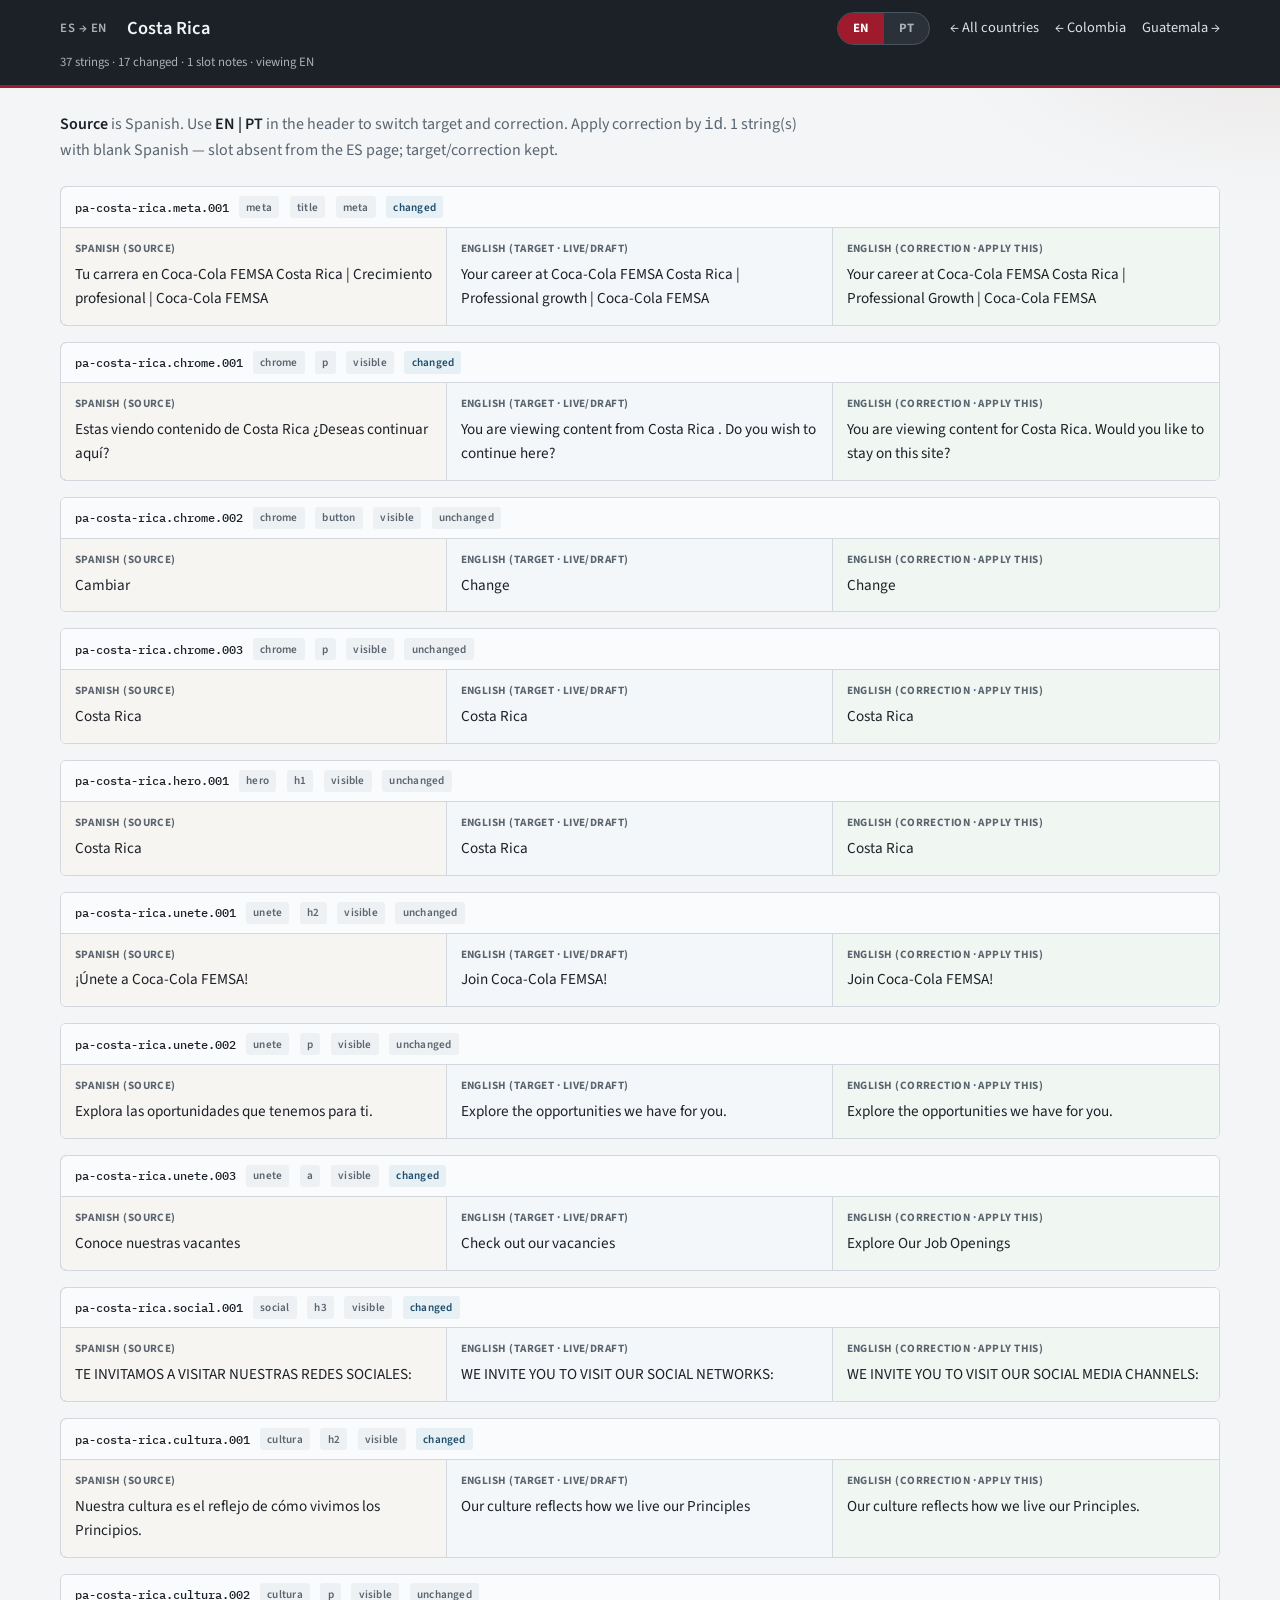
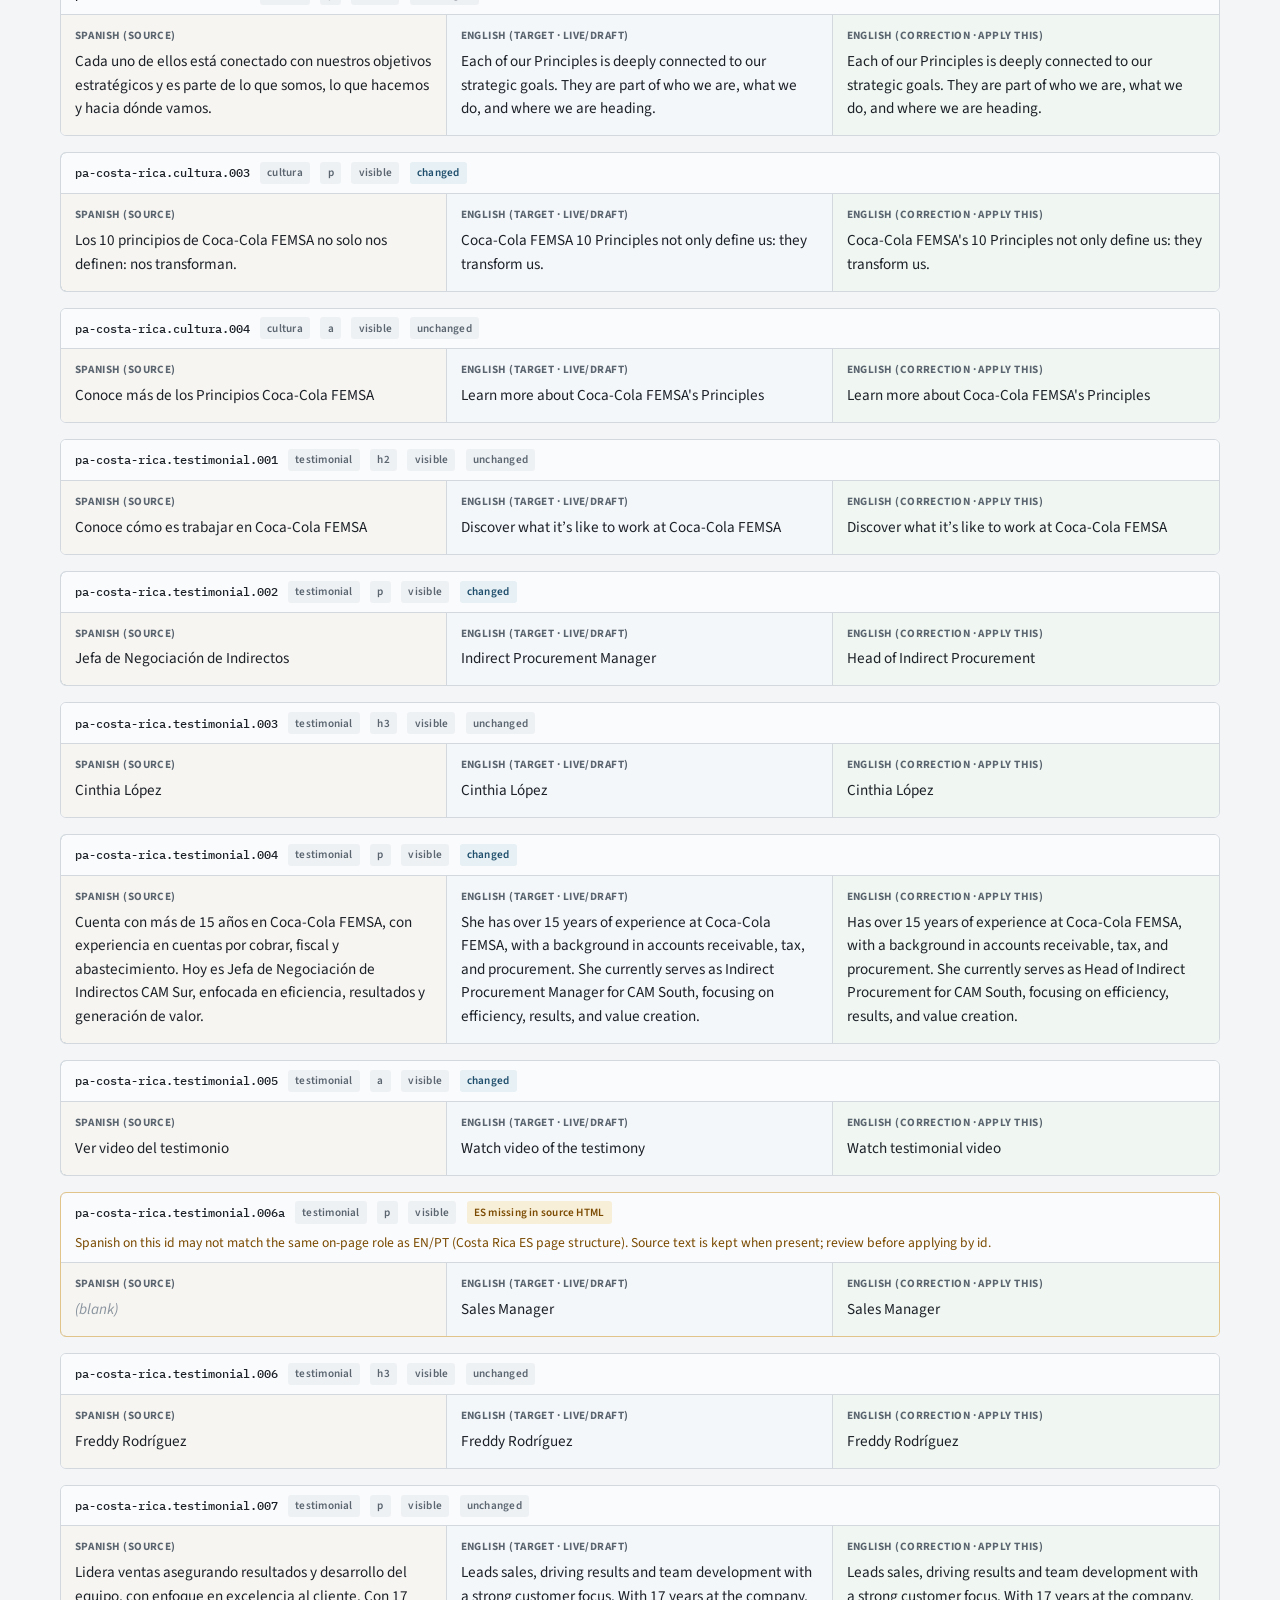
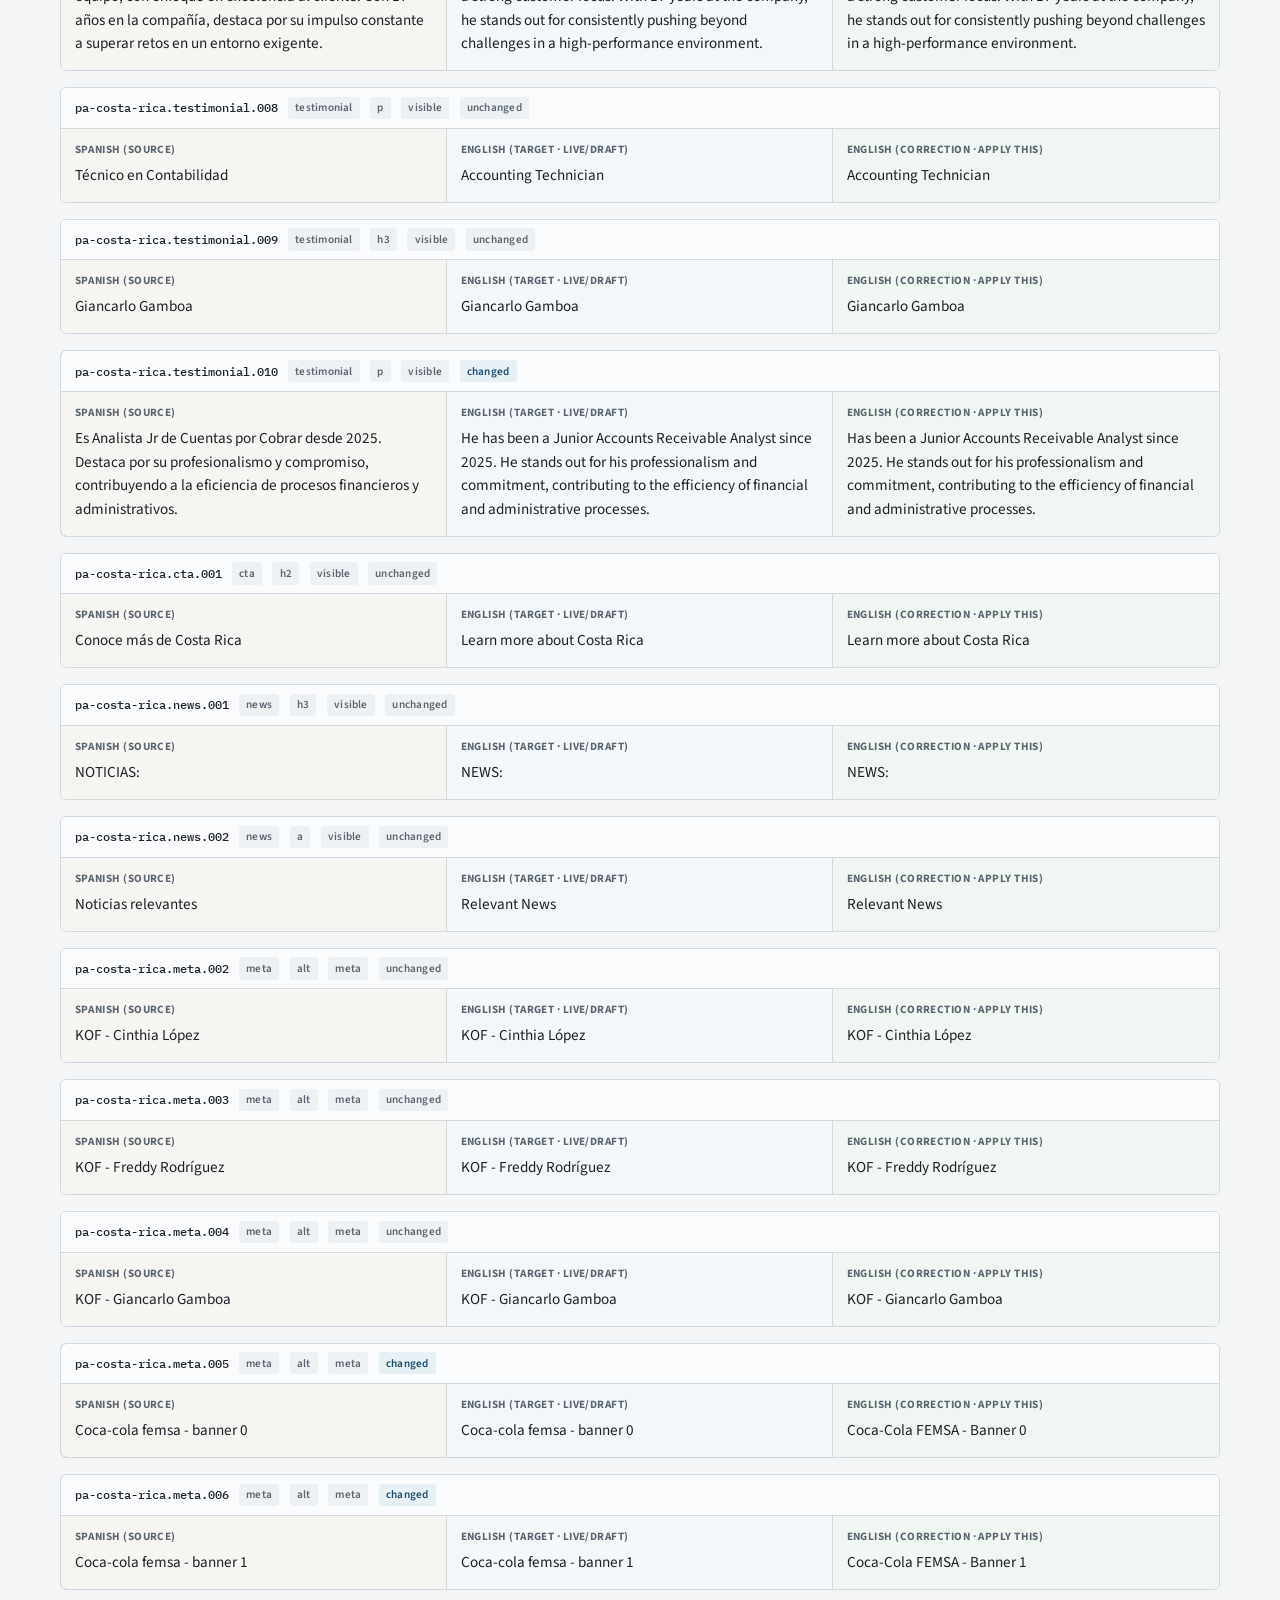
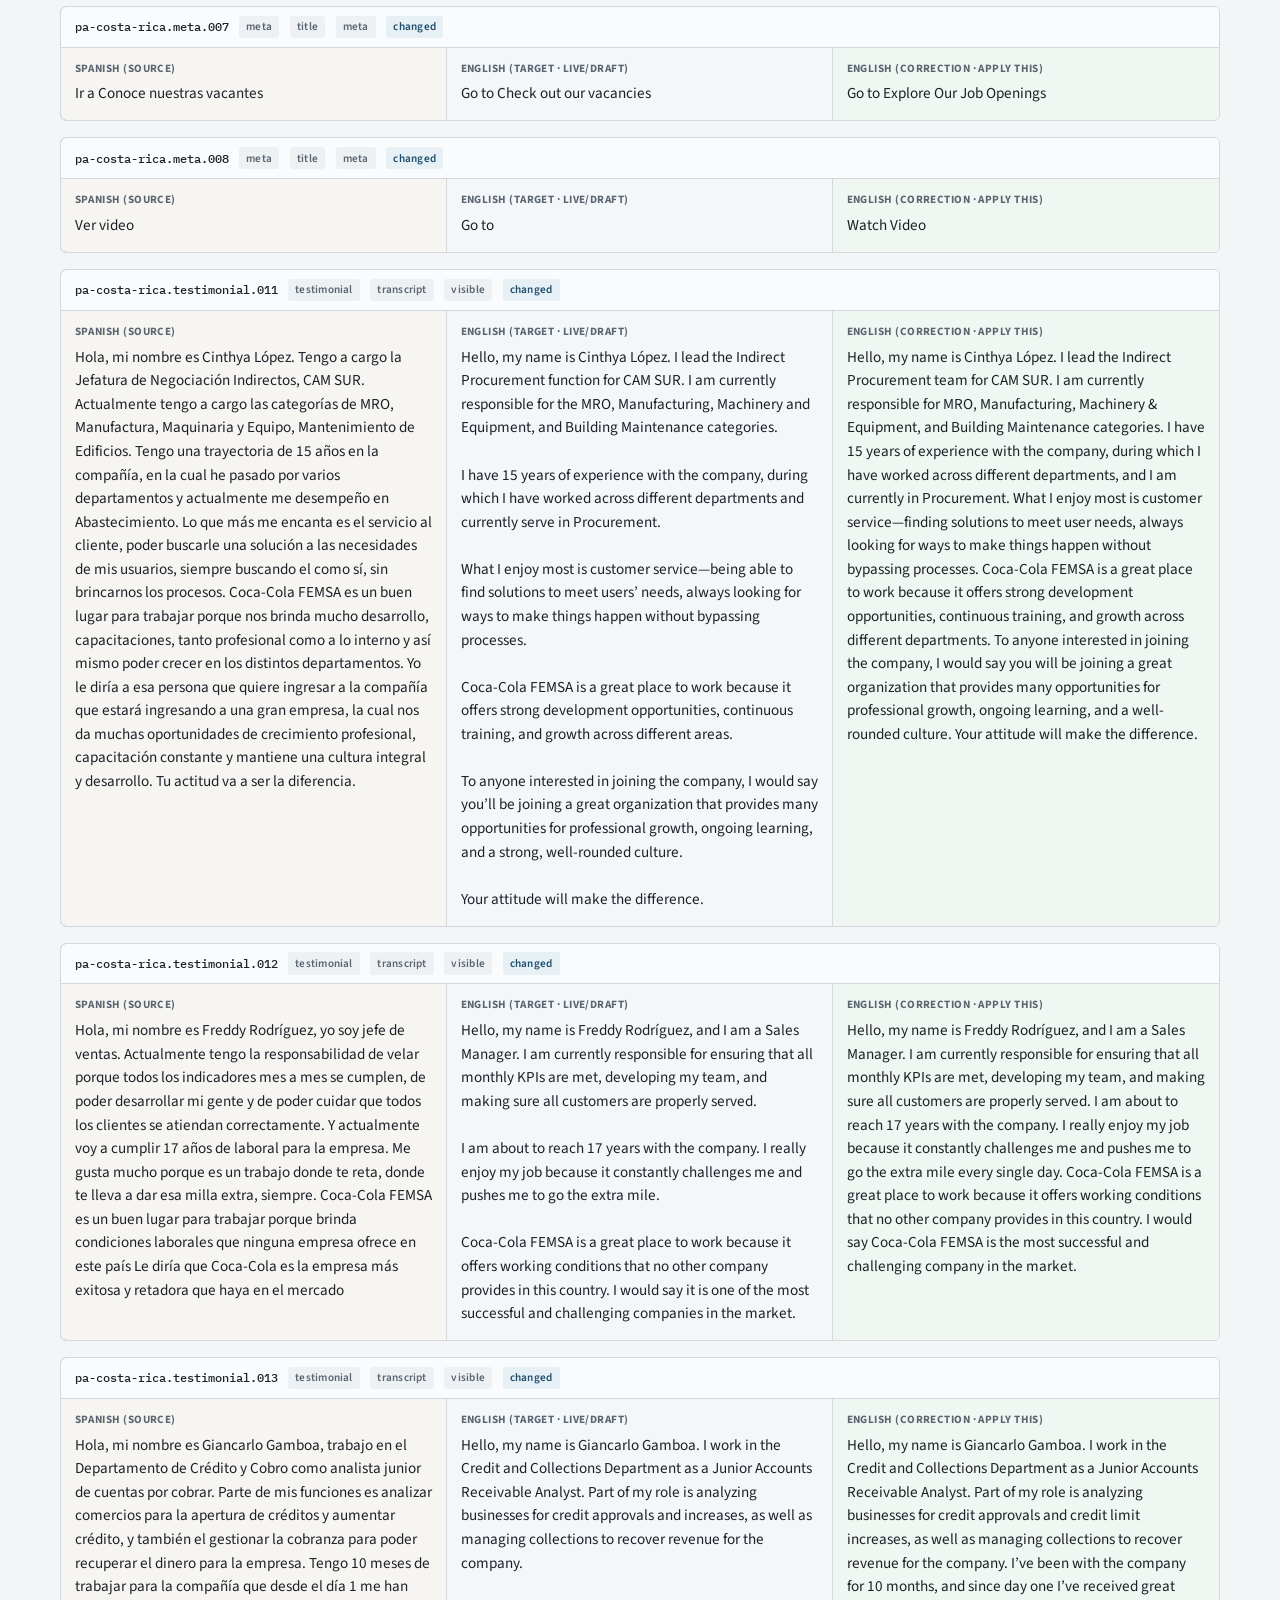
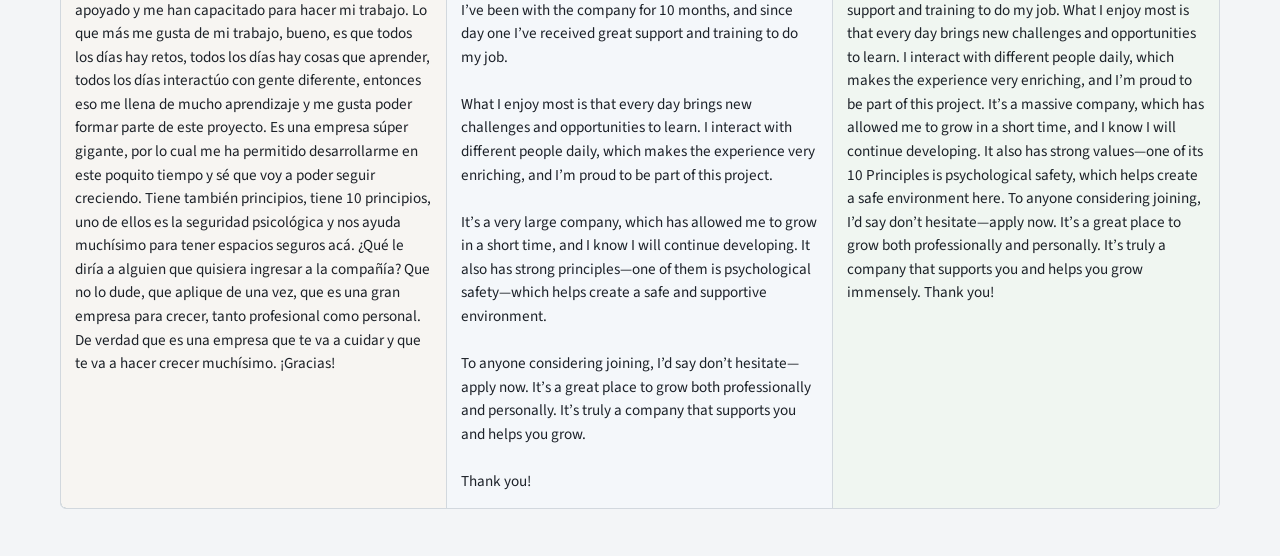
<file: proof-read-delivery/html/costa-rica.html>
<!DOCTYPE html>
<html lang="en" data-lang="en">
<head>
  <meta charset="utf-8">
  <meta name="viewport" content="width=device-width, initial-scale=1">
  <title>Costa Rica — corrections</title>
  <link rel="preconnect" href="https://fonts.googleapis.com">
  <link rel="preconnect" href="https://fonts.gstatic.com" crossorigin>
  <link href="https://fonts.googleapis.com/css2?family=IBM+Plex+Mono:wght@400;500&family=Source+Sans+3:wght@400;600;700&display=swap" rel="stylesheet">
  <link rel="stylesheet" href="assets/handoff.css">
</head>
<body>
  <header class="site-header">
    <div class="site-header__inner">
      <div class="site-header__track" data-track-label>ES → EN</div>
      <h1 class="site-header__title">Costa Rica</h1>
      <div class="lang-switch" role="group" aria-label="Target language">
  <button type="button" class="lang-switch__btn" data-lang-switch="en" aria-pressed="true">EN</button>
  <button type="button" class="lang-switch__btn" data-lang-switch="pt" aria-pressed="false">PT</button>
</div>
      <nav class="site-header__nav"><a href="index.html">← All countries</a>
        <a href="colombia.html">← Colombia</a>
        <a href="guatemala.html">Guatemala →</a></nav>
      <div class="site-header__meta" data-track-meta data-rows="37" data-blocked="1" data-changed-en="17" data-changed-pt="17">37 strings · EN 17 changed · PT 17 changed · 1 slot notes</div>
    </div>
  </header>
  <main class="wrap">
    <p class="intro">
      <strong>Source</strong> is Spanish. Use <strong>EN | PT</strong> in the header
      to switch target and correction. Apply correction by <code>id</code>.
       1 string(s) with blank Spanish — slot absent from the ES page; target/correction kept.
    </p>
    <div class="blocks">
<article class="block block--changed" id="pa-costa-rica.meta.001" data-id="pa-costa-rica.meta.001"
  data-blocked=""
  data-target-en="Your career at Coca-Cola FEMSA Costa Rica | Professional growth | Coca-Cola FEMSA"
  data-correction-en="Your career at Coca-Cola FEMSA Costa Rica | Professional Growth | Coca-Cola FEMSA"
  data-changed-en="1"
  data-target-pt="Tu carrera en Coca-Cola FEMSA Costa Rica | Crecimiento profesional | Coca-Cola FEMSA"
  data-correction-pt="Sua carreira em Coca-Cola FEMSA Costa Rica | Crescimento profissional | Coca-Cola FEMSA"
  data-changed-pt="1">
  <div class="block__head">
    <code class="block__id"><a href="#pa-costa-rica.meta.001">pa-costa-rica.meta.001</a></code>
    <span class="tag">meta</span><span class="tag">title</span><span class="tag">meta</span><span class="badge badge--changed" data-status-badge>changed</span>
    
  </div>
  <div class="split">
    <div class="pane pane--source">
      <span class="pane__label">Spanish (source)</span>
      <p class="pane__text">Tu carrera en Coca-Cola FEMSA Costa Rica | Crecimiento profesional | Coca-Cola FEMSA</p>
    </div>
    <div class="pane pane--target">
      <span class="pane__label" data-label-target>English (target · live/draft)</span>
      <p data-pane-target class="pane__text">Your career at Coca-Cola FEMSA Costa Rica | Professional growth | Coca-Cola FEMSA</p>
    </div>
    <div class="pane pane--correction">
      <span class="pane__label" data-label-correction>English (correction · apply this)</span>
      <p data-pane-correction class="pane__text">Your career at Coca-Cola FEMSA Costa Rica | Professional Growth | Coca-Cola FEMSA</p>
    </div>
  </div>
</article>
<article class="block block--changed" id="pa-costa-rica.chrome.001" data-id="pa-costa-rica.chrome.001"
  data-blocked=""
  data-target-en="You are viewing content from Costa Rica . Do you wish to continue here?"
  data-correction-en="You are viewing content for Costa Rica. Would you like to stay on this site?"
  data-changed-en="1"
  data-target-pt="Está a visualizar conteúdo do Costa Rica . Deseja continuar aqui?"
  data-correction-pt="Está a visualizar conteúdo da Costa Rica. Deseja continuar aqui?"
  data-changed-pt="1">
  <div class="block__head">
    <code class="block__id"><a href="#pa-costa-rica.chrome.001">pa-costa-rica.chrome.001</a></code>
    <span class="tag">chrome</span><span class="tag">p</span><span class="tag">visible</span><span class="badge badge--changed" data-status-badge>changed</span>
    
  </div>
  <div class="split">
    <div class="pane pane--source">
      <span class="pane__label">Spanish (source)</span>
      <p class="pane__text">Estas viendo contenido de Costa Rica ¿Deseas continuar aquí?</p>
    </div>
    <div class="pane pane--target">
      <span class="pane__label" data-label-target>English (target · live/draft)</span>
      <p data-pane-target class="pane__text">You are viewing content from Costa Rica . Do you wish to continue here?</p>
    </div>
    <div class="pane pane--correction">
      <span class="pane__label" data-label-correction>English (correction · apply this)</span>
      <p data-pane-correction class="pane__text">You are viewing content for Costa Rica. Would you like to stay on this site?</p>
    </div>
  </div>
</article>
<article class="block" id="pa-costa-rica.chrome.002" data-id="pa-costa-rica.chrome.002"
  data-blocked=""
  data-target-en="Change"
  data-correction-en="Change"
  data-changed-en=""
  data-target-pt="Escolher"
  data-correction-pt="Escolher"
  data-changed-pt="">
  <div class="block__head">
    <code class="block__id"><a href="#pa-costa-rica.chrome.002">pa-costa-rica.chrome.002</a></code>
    <span class="tag">chrome</span><span class="tag">button</span><span class="tag">visible</span><span class="badge badge--same" data-status-badge>unchanged</span>
    
  </div>
  <div class="split">
    <div class="pane pane--source">
      <span class="pane__label">Spanish (source)</span>
      <p class="pane__text">Cambiar</p>
    </div>
    <div class="pane pane--target">
      <span class="pane__label" data-label-target>English (target · live/draft)</span>
      <p data-pane-target class="pane__text">Change</p>
    </div>
    <div class="pane pane--correction">
      <span class="pane__label" data-label-correction>English (correction · apply this)</span>
      <p data-pane-correction class="pane__text">Change</p>
    </div>
  </div>
</article>
<article class="block" id="pa-costa-rica.chrome.003" data-id="pa-costa-rica.chrome.003"
  data-blocked=""
  data-target-en="Costa Rica"
  data-correction-en="Costa Rica"
  data-changed-en=""
  data-target-pt="Costa Rica"
  data-correction-pt="A Costa Rica"
  data-changed-pt="1">
  <div class="block__head">
    <code class="block__id"><a href="#pa-costa-rica.chrome.003">pa-costa-rica.chrome.003</a></code>
    <span class="tag">chrome</span><span class="tag">p</span><span class="tag">visible</span><span class="badge badge--same" data-status-badge>unchanged</span>
    
  </div>
  <div class="split">
    <div class="pane pane--source">
      <span class="pane__label">Spanish (source)</span>
      <p class="pane__text">Costa Rica</p>
    </div>
    <div class="pane pane--target">
      <span class="pane__label" data-label-target>English (target · live/draft)</span>
      <p data-pane-target class="pane__text">Costa Rica</p>
    </div>
    <div class="pane pane--correction">
      <span class="pane__label" data-label-correction>English (correction · apply this)</span>
      <p data-pane-correction class="pane__text">Costa Rica</p>
    </div>
  </div>
</article>
<article class="block" id="pa-costa-rica.hero.001" data-id="pa-costa-rica.hero.001"
  data-blocked=""
  data-target-en="Costa Rica"
  data-correction-en="Costa Rica"
  data-changed-en=""
  data-target-pt="Costa Rica"
  data-correction-pt="A Costa Rica"
  data-changed-pt="1">
  <div class="block__head">
    <code class="block__id"><a href="#pa-costa-rica.hero.001">pa-costa-rica.hero.001</a></code>
    <span class="tag">hero</span><span class="tag">h1</span><span class="tag">visible</span><span class="badge badge--same" data-status-badge>unchanged</span>
    
  </div>
  <div class="split">
    <div class="pane pane--source">
      <span class="pane__label">Spanish (source)</span>
      <p class="pane__text">Costa Rica</p>
    </div>
    <div class="pane pane--target">
      <span class="pane__label" data-label-target>English (target · live/draft)</span>
      <p data-pane-target class="pane__text">Costa Rica</p>
    </div>
    <div class="pane pane--correction">
      <span class="pane__label" data-label-correction>English (correction · apply this)</span>
      <p data-pane-correction class="pane__text">Costa Rica</p>
    </div>
  </div>
</article>
<article class="block" id="pa-costa-rica.unete.001" data-id="pa-costa-rica.unete.001"
  data-blocked=""
  data-target-en="Join Coca-Cola FEMSA!"
  data-correction-en="Join Coca-Cola FEMSA!"
  data-changed-en=""
  data-target-pt="Junte-se à Coca-Cola FEMSA!"
  data-correction-pt="Una-se à Coca-Cola FEMSA!"
  data-changed-pt="1">
  <div class="block__head">
    <code class="block__id"><a href="#pa-costa-rica.unete.001">pa-costa-rica.unete.001</a></code>
    <span class="tag">unete</span><span class="tag">h2</span><span class="tag">visible</span><span class="badge badge--same" data-status-badge>unchanged</span>
    
  </div>
  <div class="split">
    <div class="pane pane--source">
      <span class="pane__label">Spanish (source)</span>
      <p class="pane__text">¡Únete a Coca-Cola FEMSA!</p>
    </div>
    <div class="pane pane--target">
      <span class="pane__label" data-label-target>English (target · live/draft)</span>
      <p data-pane-target class="pane__text">Join Coca-Cola FEMSA!</p>
    </div>
    <div class="pane pane--correction">
      <span class="pane__label" data-label-correction>English (correction · apply this)</span>
      <p data-pane-correction class="pane__text">Join Coca-Cola FEMSA!</p>
    </div>
  </div>
</article>
<article class="block" id="pa-costa-rica.unete.002" data-id="pa-costa-rica.unete.002"
  data-blocked=""
  data-target-en="Explore the opportunities we have for you."
  data-correction-en="Explore the opportunities we have for you."
  data-changed-en=""
  data-target-pt="Explore as oportunidades que temos para você."
  data-correction-pt="Explore as oportunidades que temos para você."
  data-changed-pt="">
  <div class="block__head">
    <code class="block__id"><a href="#pa-costa-rica.unete.002">pa-costa-rica.unete.002</a></code>
    <span class="tag">unete</span><span class="tag">p</span><span class="tag">visible</span><span class="badge badge--same" data-status-badge>unchanged</span>
    
  </div>
  <div class="split">
    <div class="pane pane--source">
      <span class="pane__label">Spanish (source)</span>
      <p class="pane__text">Explora las oportunidades que tenemos para ti.</p>
    </div>
    <div class="pane pane--target">
      <span class="pane__label" data-label-target>English (target · live/draft)</span>
      <p data-pane-target class="pane__text">Explore the opportunities we have for you.</p>
    </div>
    <div class="pane pane--correction">
      <span class="pane__label" data-label-correction>English (correction · apply this)</span>
      <p data-pane-correction class="pane__text">Explore the opportunities we have for you.</p>
    </div>
  </div>
</article>
<article class="block block--changed" id="pa-costa-rica.unete.003" data-id="pa-costa-rica.unete.003"
  data-blocked=""
  data-target-en="Check out our vacancies"
  data-correction-en="Explore Our Job Openings"
  data-changed-en="1"
  data-target-pt="Confira nossas vagas de emprego"
  data-correction-pt="Conheça nossas vagas de emprego"
  data-changed-pt="1">
  <div class="block__head">
    <code class="block__id"><a href="#pa-costa-rica.unete.003">pa-costa-rica.unete.003</a></code>
    <span class="tag">unete</span><span class="tag">a</span><span class="tag">visible</span><span class="badge badge--changed" data-status-badge>changed</span>
    
  </div>
  <div class="split">
    <div class="pane pane--source">
      <span class="pane__label">Spanish (source)</span>
      <p class="pane__text">Conoce nuestras vacantes</p>
    </div>
    <div class="pane pane--target">
      <span class="pane__label" data-label-target>English (target · live/draft)</span>
      <p data-pane-target class="pane__text">Check out our vacancies</p>
    </div>
    <div class="pane pane--correction">
      <span class="pane__label" data-label-correction>English (correction · apply this)</span>
      <p data-pane-correction class="pane__text">Explore Our Job Openings</p>
    </div>
  </div>
</article>
<article class="block block--changed" id="pa-costa-rica.social.001" data-id="pa-costa-rica.social.001"
  data-blocked=""
  data-target-en="WE INVITE YOU TO VISIT OUR SOCIAL NETWORKS:"
  data-correction-en="WE INVITE YOU TO VISIT OUR SOCIAL MEDIA CHANNELS:"
  data-changed-en="1"
  data-target-pt="CONVIDAMOS VOCÊ A VISITAR NOSSAS REDES SOCIAIS:"
  data-correction-pt="CONVIDAMOS VOCÊ A VISITAR NOSSAS REDES SOCIAIS:"
  data-changed-pt="">
  <div class="block__head">
    <code class="block__id"><a href="#pa-costa-rica.social.001">pa-costa-rica.social.001</a></code>
    <span class="tag">social</span><span class="tag">h3</span><span class="tag">visible</span><span class="badge badge--changed" data-status-badge>changed</span>
    
  </div>
  <div class="split">
    <div class="pane pane--source">
      <span class="pane__label">Spanish (source)</span>
      <p class="pane__text">TE INVITAMOS A VISITAR NUESTRAS REDES SOCIALES:</p>
    </div>
    <div class="pane pane--target">
      <span class="pane__label" data-label-target>English (target · live/draft)</span>
      <p data-pane-target class="pane__text">WE INVITE YOU TO VISIT OUR SOCIAL NETWORKS:</p>
    </div>
    <div class="pane pane--correction">
      <span class="pane__label" data-label-correction>English (correction · apply this)</span>
      <p data-pane-correction class="pane__text">WE INVITE YOU TO VISIT OUR SOCIAL MEDIA CHANNELS:</p>
    </div>
  </div>
</article>
<article class="block block--changed" id="pa-costa-rica.cultura.001" data-id="pa-costa-rica.cultura.001"
  data-blocked=""
  data-target-en="Our culture reflects how we live our Principles"
  data-correction-en="Our culture reflects how we live our Principles."
  data-changed-en="1"
  data-target-pt="Nossa cultura é o reflexo de como vivemos os Princípios."
  data-correction-pt="Nossa cultura é o reflexo de como vivemos os Princípios."
  data-changed-pt="">
  <div class="block__head">
    <code class="block__id"><a href="#pa-costa-rica.cultura.001">pa-costa-rica.cultura.001</a></code>
    <span class="tag">cultura</span><span class="tag">h2</span><span class="tag">visible</span><span class="badge badge--changed" data-status-badge>changed</span>
    
  </div>
  <div class="split">
    <div class="pane pane--source">
      <span class="pane__label">Spanish (source)</span>
      <p class="pane__text">Nuestra cultura es el reflejo de cómo vivimos los Principios.</p>
    </div>
    <div class="pane pane--target">
      <span class="pane__label" data-label-target>English (target · live/draft)</span>
      <p data-pane-target class="pane__text">Our culture reflects how we live our Principles</p>
    </div>
    <div class="pane pane--correction">
      <span class="pane__label" data-label-correction>English (correction · apply this)</span>
      <p data-pane-correction class="pane__text">Our culture reflects how we live our Principles.</p>
    </div>
  </div>
</article>
<article class="block" id="pa-costa-rica.cultura.002" data-id="pa-costa-rica.cultura.002"
  data-blocked=""
  data-target-en="Each of our Principles is deeply connected to our strategic goals. They are part of who we are, what we do, and where we are heading."
  data-correction-en="Each of our Principles is deeply connected to our strategic goals. They are part of who we are, what we do, and where we are heading."
  data-changed-en=""
  data-target-pt="Cada um deles está conectado com nossos objetivos estratégicos e faz parte do que somos, fazemos e do rumo que tomamos."
  data-correction-pt="Cada um deles está conectado com nossos objetivos estratégicos e faz parte do que somos, do que fazemos e do rumo que tomamos."
  data-changed-pt="1">
  <div class="block__head">
    <code class="block__id"><a href="#pa-costa-rica.cultura.002">pa-costa-rica.cultura.002</a></code>
    <span class="tag">cultura</span><span class="tag">p</span><span class="tag">visible</span><span class="badge badge--same" data-status-badge>unchanged</span>
    
  </div>
  <div class="split">
    <div class="pane pane--source">
      <span class="pane__label">Spanish (source)</span>
      <p class="pane__text">Cada uno de ellos está conectado con nuestros objetivos estratégicos y es parte de lo que somos, lo que hacemos y hacia dónde vamos.</p>
    </div>
    <div class="pane pane--target">
      <span class="pane__label" data-label-target>English (target · live/draft)</span>
      <p data-pane-target class="pane__text">Each of our Principles is deeply connected to our strategic goals. They are part of who we are, what we do, and where we are heading.</p>
    </div>
    <div class="pane pane--correction">
      <span class="pane__label" data-label-correction>English (correction · apply this)</span>
      <p data-pane-correction class="pane__text">Each of our Principles is deeply connected to our strategic goals. They are part of who we are, what we do, and where we are heading.</p>
    </div>
  </div>
</article>
<article class="block block--changed" id="pa-costa-rica.cultura.003" data-id="pa-costa-rica.cultura.003"
  data-blocked=""
  data-target-en="Coca-Cola FEMSA 10 Principles not only define us: they transform us."
  data-correction-en="Coca-Cola FEMSA&#x27;s 10 Principles not only define us: they transform us."
  data-changed-en="1"
  data-target-pt="Os Dez Princípios da Coca-Cola FEMSA não apenas nos definem, mas nos transformam."
  data-correction-pt="Os Dez Princípios da Coca-Cola FEMSA não apenas nos definem, mas também nos transformam."
  data-changed-pt="1">
  <div class="block__head">
    <code class="block__id"><a href="#pa-costa-rica.cultura.003">pa-costa-rica.cultura.003</a></code>
    <span class="tag">cultura</span><span class="tag">p</span><span class="tag">visible</span><span class="badge badge--changed" data-status-badge>changed</span>
    
  </div>
  <div class="split">
    <div class="pane pane--source">
      <span class="pane__label">Spanish (source)</span>
      <p class="pane__text">Los 10 principios de Coca-Cola FEMSA no solo nos definen: nos transforman.</p>
    </div>
    <div class="pane pane--target">
      <span class="pane__label" data-label-target>English (target · live/draft)</span>
      <p data-pane-target class="pane__text">Coca-Cola FEMSA 10 Principles not only define us: they transform us.</p>
    </div>
    <div class="pane pane--correction">
      <span class="pane__label" data-label-correction>English (correction · apply this)</span>
      <p data-pane-correction class="pane__text">Coca-Cola FEMSA&#x27;s 10 Principles not only define us: they transform us.</p>
    </div>
  </div>
</article>
<article class="block" id="pa-costa-rica.cultura.004" data-id="pa-costa-rica.cultura.004"
  data-blocked=""
  data-target-en="Learn more about Coca-Cola FEMSA&#x27;s Principles"
  data-correction-en="Learn more about Coca-Cola FEMSA&#x27;s Principles"
  data-changed-en=""
  data-target-pt="Saiba mais sobre os Princípios da Coca-Cola FEMSA"
  data-correction-pt="Saiba mais sobre os Princípios da Coca-Cola FEMSA"
  data-changed-pt="">
  <div class="block__head">
    <code class="block__id"><a href="#pa-costa-rica.cultura.004">pa-costa-rica.cultura.004</a></code>
    <span class="tag">cultura</span><span class="tag">a</span><span class="tag">visible</span><span class="badge badge--same" data-status-badge>unchanged</span>
    
  </div>
  <div class="split">
    <div class="pane pane--source">
      <span class="pane__label">Spanish (source)</span>
      <p class="pane__text">Conoce más de los Principios Coca-Cola FEMSA</p>
    </div>
    <div class="pane pane--target">
      <span class="pane__label" data-label-target>English (target · live/draft)</span>
      <p data-pane-target class="pane__text">Learn more about Coca-Cola FEMSA&#x27;s Principles</p>
    </div>
    <div class="pane pane--correction">
      <span class="pane__label" data-label-correction>English (correction · apply this)</span>
      <p data-pane-correction class="pane__text">Learn more about Coca-Cola FEMSA&#x27;s Principles</p>
    </div>
  </div>
</article>
<article class="block" id="pa-costa-rica.testimonial.001" data-id="pa-costa-rica.testimonial.001"
  data-blocked=""
  data-target-en="Discover what it’s like to work at Coca-Cola FEMSA"
  data-correction-en="Discover what it’s like to work at Coca-Cola FEMSA"
  data-changed-en=""
  data-target-pt="Conheça como é trabalhar na Coca-Cola FEMSA"
  data-correction-pt="Conheça como é trabalhar na Coca-Cola FEMSA"
  data-changed-pt="">
  <div class="block__head">
    <code class="block__id"><a href="#pa-costa-rica.testimonial.001">pa-costa-rica.testimonial.001</a></code>
    <span class="tag">testimonial</span><span class="tag">h2</span><span class="tag">visible</span><span class="badge badge--same" data-status-badge>unchanged</span>
    
  </div>
  <div class="split">
    <div class="pane pane--source">
      <span class="pane__label">Spanish (source)</span>
      <p class="pane__text">Conoce cómo es trabajar en Coca-Cola FEMSA</p>
    </div>
    <div class="pane pane--target">
      <span class="pane__label" data-label-target>English (target · live/draft)</span>
      <p data-pane-target class="pane__text">Discover what it’s like to work at Coca-Cola FEMSA</p>
    </div>
    <div class="pane pane--correction">
      <span class="pane__label" data-label-correction>English (correction · apply this)</span>
      <p data-pane-correction class="pane__text">Discover what it’s like to work at Coca-Cola FEMSA</p>
    </div>
  </div>
</article>
<article class="block block--changed" id="pa-costa-rica.testimonial.002" data-id="pa-costa-rica.testimonial.002"
  data-blocked=""
  data-target-en="Indirect Procurement Manager"
  data-correction-en="Head of Indirect Procurement"
  data-changed-en="1"
  data-target-pt="Gerente de Negociação de Indiretos"
  data-correction-pt="Gerente de Negociação de Indiretos"
  data-changed-pt="">
  <div class="block__head">
    <code class="block__id"><a href="#pa-costa-rica.testimonial.002">pa-costa-rica.testimonial.002</a></code>
    <span class="tag">testimonial</span><span class="tag">p</span><span class="tag">visible</span><span class="badge badge--changed" data-status-badge>changed</span>
    
  </div>
  <div class="split">
    <div class="pane pane--source">
      <span class="pane__label">Spanish (source)</span>
      <p class="pane__text">Jefa de Negociación de Indirectos</p>
    </div>
    <div class="pane pane--target">
      <span class="pane__label" data-label-target>English (target · live/draft)</span>
      <p data-pane-target class="pane__text">Indirect Procurement Manager</p>
    </div>
    <div class="pane pane--correction">
      <span class="pane__label" data-label-correction>English (correction · apply this)</span>
      <p data-pane-correction class="pane__text">Head of Indirect Procurement</p>
    </div>
  </div>
</article>
<article class="block" id="pa-costa-rica.testimonial.003" data-id="pa-costa-rica.testimonial.003"
  data-blocked=""
  data-target-en="Cinthia López"
  data-correction-en="Cinthia López"
  data-changed-en=""
  data-target-pt="Cinthia López"
  data-correction-pt="Cinthia López"
  data-changed-pt="">
  <div class="block__head">
    <code class="block__id"><a href="#pa-costa-rica.testimonial.003">pa-costa-rica.testimonial.003</a></code>
    <span class="tag">testimonial</span><span class="tag">h3</span><span class="tag">visible</span><span class="badge badge--same" data-status-badge>unchanged</span>
    
  </div>
  <div class="split">
    <div class="pane pane--source">
      <span class="pane__label">Spanish (source)</span>
      <p class="pane__text">Cinthia López</p>
    </div>
    <div class="pane pane--target">
      <span class="pane__label" data-label-target>English (target · live/draft)</span>
      <p data-pane-target class="pane__text">Cinthia López</p>
    </div>
    <div class="pane pane--correction">
      <span class="pane__label" data-label-correction>English (correction · apply this)</span>
      <p data-pane-correction class="pane__text">Cinthia López</p>
    </div>
  </div>
</article>
<article class="block block--changed" id="pa-costa-rica.testimonial.004" data-id="pa-costa-rica.testimonial.004"
  data-blocked=""
  data-target-en="She has over 15 years of experience at Coca-Cola FEMSA, with a background in accounts receivable, tax, and procurement. She currently serves as Indirect Procurement Manager for CAM South, focusing on efficiency, results, and value creation."
  data-correction-en="Has over 15 years of experience at Coca-Cola FEMSA, with a background in accounts receivable, tax, and procurement. She currently serves as Head of Indirect Procurement for CAM South, focusing on efficiency, results, and value creation."
  data-changed-en="1"
  data-target-pt="Possui mais de 15 anos na Coca-Cola FEMSA, com experiência em contas a receber, área fiscal e abastecimento. Atualmente atua como Gerente de Negociação de Indiretos CAM Sul, com foco em eficiência, resultados e geração de valor."
  data-correction-pt="Possui mais de 15 anos na Coca-Cola FEMSA, com experiência em contas a receber, área fiscal e abastecimento. Atualmente, atua como Gerente de Negociação de Indiretos CAM Sul, com foco em eficiência, resultados e geração de valor."
  data-changed-pt="1">
  <div class="block__head">
    <code class="block__id"><a href="#pa-costa-rica.testimonial.004">pa-costa-rica.testimonial.004</a></code>
    <span class="tag">testimonial</span><span class="tag">p</span><span class="tag">visible</span><span class="badge badge--changed" data-status-badge>changed</span>
    
  </div>
  <div class="split">
    <div class="pane pane--source">
      <span class="pane__label">Spanish (source)</span>
      <p class="pane__text">Cuenta con más de 15 años en Coca-Cola FEMSA, con experiencia en cuentas por cobrar, fiscal y abastecimiento. Hoy es Jefa de Negociación de Indirectos CAM Sur, enfocada en eficiencia, resultados y generación de valor.</p>
    </div>
    <div class="pane pane--target">
      <span class="pane__label" data-label-target>English (target · live/draft)</span>
      <p data-pane-target class="pane__text">She has over 15 years of experience at Coca-Cola FEMSA, with a background in accounts receivable, tax, and procurement. She currently serves as Indirect Procurement Manager for CAM South, focusing on efficiency, results, and value creation.</p>
    </div>
    <div class="pane pane--correction">
      <span class="pane__label" data-label-correction>English (correction · apply this)</span>
      <p data-pane-correction class="pane__text">Has over 15 years of experience at Coca-Cola FEMSA, with a background in accounts receivable, tax, and procurement. She currently serves as Head of Indirect Procurement for CAM South, focusing on efficiency, results, and value creation.</p>
    </div>
  </div>
</article>
<article class="block block--changed" id="pa-costa-rica.testimonial.005" data-id="pa-costa-rica.testimonial.005"
  data-blocked=""
  data-target-en="Watch video of the testimony"
  data-correction-en="Watch testimonial video"
  data-changed-en="1"
  data-target-pt="Assista ao vídeo do depoimento"
  data-correction-pt="Assista ao vídeo do testemunho"
  data-changed-pt="1">
  <div class="block__head">
    <code class="block__id"><a href="#pa-costa-rica.testimonial.005">pa-costa-rica.testimonial.005</a></code>
    <span class="tag">testimonial</span><span class="tag">a</span><span class="tag">visible</span><span class="badge badge--changed" data-status-badge>changed</span>
    
  </div>
  <div class="split">
    <div class="pane pane--source">
      <span class="pane__label">Spanish (source)</span>
      <p class="pane__text">Ver video del testimonio</p>
    </div>
    <div class="pane pane--target">
      <span class="pane__label" data-label-target>English (target · live/draft)</span>
      <p data-pane-target class="pane__text">Watch video of the testimony</p>
    </div>
    <div class="pane pane--correction">
      <span class="pane__label" data-label-correction>English (correction · apply this)</span>
      <p data-pane-correction class="pane__text">Watch testimonial video</p>
    </div>
  </div>
</article>
<article class="block block--blocked" id="pa-costa-rica.testimonial.006a" data-id="pa-costa-rica.testimonial.006a"
  data-blocked="1"
  data-target-en="Sales Manager"
  data-correction-en="Sales Manager"
  data-changed-en=""
  data-target-pt="Gerente de Vendas"
  data-correction-pt="Gerente de Vendas"
  data-changed-pt="">
  <div class="block__head">
    <code class="block__id"><a href="#pa-costa-rica.testimonial.006a">pa-costa-rica.testimonial.006a</a></code>
    <span class="tag">testimonial</span><span class="tag">p</span><span class="tag">visible</span><span class="badge badge--blocked">ES missing in source HTML</span>
    <p class="block__note">Spanish on this id may not match the same on-page role as EN/PT (Costa Rica ES page structure). Source text is kept when present; review before applying by id.</p>
  </div>
  <div class="split">
    <div class="pane pane--source">
      <span class="pane__label">Spanish (source)</span>
      <p class="pane__text is-empty"></p>
    </div>
    <div class="pane pane--target">
      <span class="pane__label" data-label-target>English (target · live/draft)</span>
      <p data-pane-target class="pane__text">Sales Manager</p>
    </div>
    <div class="pane pane--correction">
      <span class="pane__label" data-label-correction>English (correction · apply this)</span>
      <p data-pane-correction class="pane__text">Sales Manager</p>
    </div>
  </div>
</article>
<article class="block" id="pa-costa-rica.testimonial.006" data-id="pa-costa-rica.testimonial.006"
  data-blocked=""
  data-target-en="Freddy Rodríguez"
  data-correction-en="Freddy Rodríguez"
  data-changed-en=""
  data-target-pt="Freddy Rodríguez"
  data-correction-pt="Freddy Rodríguez"
  data-changed-pt="">
  <div class="block__head">
    <code class="block__id"><a href="#pa-costa-rica.testimonial.006">pa-costa-rica.testimonial.006</a></code>
    <span class="tag">testimonial</span><span class="tag">h3</span><span class="tag">visible</span><span class="badge badge--same" data-status-badge>unchanged</span>
    
  </div>
  <div class="split">
    <div class="pane pane--source">
      <span class="pane__label">Spanish (source)</span>
      <p class="pane__text">Freddy Rodríguez</p>
    </div>
    <div class="pane pane--target">
      <span class="pane__label" data-label-target>English (target · live/draft)</span>
      <p data-pane-target class="pane__text">Freddy Rodríguez</p>
    </div>
    <div class="pane pane--correction">
      <span class="pane__label" data-label-correction>English (correction · apply this)</span>
      <p data-pane-correction class="pane__text">Freddy Rodríguez</p>
    </div>
  </div>
</article>
<article class="block" id="pa-costa-rica.testimonial.007" data-id="pa-costa-rica.testimonial.007"
  data-blocked=""
  data-target-en="Leads sales, driving results and team development with a strong customer focus. With 17 years at the company, he stands out for consistently pushing beyond challenges in a high-performance environment."
  data-correction-en="Leads sales, driving results and team development with a strong customer focus. With 17 years at the company, he stands out for consistently pushing beyond challenges in a high-performance environment."
  data-changed-en=""
  data-target-pt="Lidera vendas, garantindo resultados e desenvolvimento da equipe com foco no cliente. Com 17 anos na empresa, destaca-se por superar desafios em um ambiente de alta performance."
  data-correction-pt="Lidera vendas, garantindo resultados e desenvolvimento da equipe com foco no cliente. Com 17 anos na empresa, destaca-se por superar desafios em um ambiente de alta performance."
  data-changed-pt="">
  <div class="block__head">
    <code class="block__id"><a href="#pa-costa-rica.testimonial.007">pa-costa-rica.testimonial.007</a></code>
    <span class="tag">testimonial</span><span class="tag">p</span><span class="tag">visible</span><span class="badge badge--same" data-status-badge>unchanged</span>
    
  </div>
  <div class="split">
    <div class="pane pane--source">
      <span class="pane__label">Spanish (source)</span>
      <p class="pane__text">Lidera ventas asegurando resultados y desarrollo del equipo, con enfoque en excelencia al cliente. Con 17 años en la compañía, destaca por su impulso constante a superar retos en un entorno exigente.</p>
    </div>
    <div class="pane pane--target">
      <span class="pane__label" data-label-target>English (target · live/draft)</span>
      <p data-pane-target class="pane__text">Leads sales, driving results and team development with a strong customer focus. With 17 years at the company, he stands out for consistently pushing beyond challenges in a high-performance environment.</p>
    </div>
    <div class="pane pane--correction">
      <span class="pane__label" data-label-correction>English (correction · apply this)</span>
      <p data-pane-correction class="pane__text">Leads sales, driving results and team development with a strong customer focus. With 17 years at the company, he stands out for consistently pushing beyond challenges in a high-performance environment.</p>
    </div>
  </div>
</article>
<article class="block" id="pa-costa-rica.testimonial.008" data-id="pa-costa-rica.testimonial.008"
  data-blocked=""
  data-target-en="Accounting Technician"
  data-correction-en="Accounting Technician"
  data-changed-en=""
  data-target-pt="Técnico em Contabilidade"
  data-correction-pt="Técnico em Contabilidade"
  data-changed-pt="">
  <div class="block__head">
    <code class="block__id"><a href="#pa-costa-rica.testimonial.008">pa-costa-rica.testimonial.008</a></code>
    <span class="tag">testimonial</span><span class="tag">p</span><span class="tag">visible</span><span class="badge badge--same" data-status-badge>unchanged</span>
    
  </div>
  <div class="split">
    <div class="pane pane--source">
      <span class="pane__label">Spanish (source)</span>
      <p class="pane__text">Técnico en Contabilidad</p>
    </div>
    <div class="pane pane--target">
      <span class="pane__label" data-label-target>English (target · live/draft)</span>
      <p data-pane-target class="pane__text">Accounting Technician</p>
    </div>
    <div class="pane pane--correction">
      <span class="pane__label" data-label-correction>English (correction · apply this)</span>
      <p data-pane-correction class="pane__text">Accounting Technician</p>
    </div>
  </div>
</article>
<article class="block" id="pa-costa-rica.testimonial.009" data-id="pa-costa-rica.testimonial.009"
  data-blocked=""
  data-target-en="Giancarlo Gamboa"
  data-correction-en="Giancarlo Gamboa"
  data-changed-en=""
  data-target-pt="Giancarlo Gamboa"
  data-correction-pt="Giancarlo Gamboa"
  data-changed-pt="">
  <div class="block__head">
    <code class="block__id"><a href="#pa-costa-rica.testimonial.009">pa-costa-rica.testimonial.009</a></code>
    <span class="tag">testimonial</span><span class="tag">h3</span><span class="tag">visible</span><span class="badge badge--same" data-status-badge>unchanged</span>
    
  </div>
  <div class="split">
    <div class="pane pane--source">
      <span class="pane__label">Spanish (source)</span>
      <p class="pane__text">Giancarlo Gamboa</p>
    </div>
    <div class="pane pane--target">
      <span class="pane__label" data-label-target>English (target · live/draft)</span>
      <p data-pane-target class="pane__text">Giancarlo Gamboa</p>
    </div>
    <div class="pane pane--correction">
      <span class="pane__label" data-label-correction>English (correction · apply this)</span>
      <p data-pane-correction class="pane__text">Giancarlo Gamboa</p>
    </div>
  </div>
</article>
<article class="block block--changed" id="pa-costa-rica.testimonial.010" data-id="pa-costa-rica.testimonial.010"
  data-blocked=""
  data-target-en="He has been a Junior Accounts Receivable Analyst since 2025. He stands out for his professionalism and commitment, contributing to the efficiency of financial and administrative processes."
  data-correction-en="Has been a Junior Accounts Receivable Analyst since 2025. He stands out for his professionalism and commitment, contributing to the efficiency of financial and administrative processes."
  data-changed-en="1"
  data-target-pt="Atua como Analista Jr de Contas a Receber desde 2025. Destaca-se pelo profissionalismo e comprometimento, contribuindo para a eficiência dos processos financeiros e administrativos."
  data-correction-pt="Atua como Analista Jr. de Contas a Receber desde 2025. Destaca-se pelo profissionalismo e comprometimento, contribuindo para a eficiência dos processos financeiros e administrativos."
  data-changed-pt="1">
  <div class="block__head">
    <code class="block__id"><a href="#pa-costa-rica.testimonial.010">pa-costa-rica.testimonial.010</a></code>
    <span class="tag">testimonial</span><span class="tag">p</span><span class="tag">visible</span><span class="badge badge--changed" data-status-badge>changed</span>
    
  </div>
  <div class="split">
    <div class="pane pane--source">
      <span class="pane__label">Spanish (source)</span>
      <p class="pane__text">Es Analista Jr de Cuentas por Cobrar desde 2025. Destaca por su profesionalismo y compromiso, contribuyendo a la eficiencia de procesos financieros y administrativos.</p>
    </div>
    <div class="pane pane--target">
      <span class="pane__label" data-label-target>English (target · live/draft)</span>
      <p data-pane-target class="pane__text">He has been a Junior Accounts Receivable Analyst since 2025. He stands out for his professionalism and commitment, contributing to the efficiency of financial and administrative processes.</p>
    </div>
    <div class="pane pane--correction">
      <span class="pane__label" data-label-correction>English (correction · apply this)</span>
      <p data-pane-correction class="pane__text">Has been a Junior Accounts Receivable Analyst since 2025. He stands out for his professionalism and commitment, contributing to the efficiency of financial and administrative processes.</p>
    </div>
  </div>
</article>
<article class="block" id="pa-costa-rica.cta.001" data-id="pa-costa-rica.cta.001"
  data-blocked=""
  data-target-en="Learn more about Costa Rica"
  data-correction-en="Learn more about Costa Rica"
  data-changed-en=""
  data-target-pt="Saiba mais sobre o Costa Rica"
  data-correction-pt="Saiba mais sobre A Costa Rica"
  data-changed-pt="1">
  <div class="block__head">
    <code class="block__id"><a href="#pa-costa-rica.cta.001">pa-costa-rica.cta.001</a></code>
    <span class="tag">cta</span><span class="tag">h2</span><span class="tag">visible</span><span class="badge badge--same" data-status-badge>unchanged</span>
    
  </div>
  <div class="split">
    <div class="pane pane--source">
      <span class="pane__label">Spanish (source)</span>
      <p class="pane__text">Conoce más de Costa Rica</p>
    </div>
    <div class="pane pane--target">
      <span class="pane__label" data-label-target>English (target · live/draft)</span>
      <p data-pane-target class="pane__text">Learn more about Costa Rica</p>
    </div>
    <div class="pane pane--correction">
      <span class="pane__label" data-label-correction>English (correction · apply this)</span>
      <p data-pane-correction class="pane__text">Learn more about Costa Rica</p>
    </div>
  </div>
</article>
<article class="block" id="pa-costa-rica.news.001" data-id="pa-costa-rica.news.001"
  data-blocked=""
  data-target-en="NEWS:"
  data-correction-en="NEWS:"
  data-changed-en=""
  data-target-pt="NOTÍCIAS:"
  data-correction-pt="NOTÍCIAS:"
  data-changed-pt="">
  <div class="block__head">
    <code class="block__id"><a href="#pa-costa-rica.news.001">pa-costa-rica.news.001</a></code>
    <span class="tag">news</span><span class="tag">h3</span><span class="tag">visible</span><span class="badge badge--same" data-status-badge>unchanged</span>
    
  </div>
  <div class="split">
    <div class="pane pane--source">
      <span class="pane__label">Spanish (source)</span>
      <p class="pane__text">NOTICIAS:</p>
    </div>
    <div class="pane pane--target">
      <span class="pane__label" data-label-target>English (target · live/draft)</span>
      <p data-pane-target class="pane__text">NEWS:</p>
    </div>
    <div class="pane pane--correction">
      <span class="pane__label" data-label-correction>English (correction · apply this)</span>
      <p data-pane-correction class="pane__text">NEWS:</p>
    </div>
  </div>
</article>
<article class="block" id="pa-costa-rica.news.002" data-id="pa-costa-rica.news.002"
  data-blocked=""
  data-target-en="Relevant News"
  data-correction-en="Relevant News"
  data-changed-en=""
  data-target-pt="Noticias relevantes"
  data-correction-pt="Notícias relevantes"
  data-changed-pt="1">
  <div class="block__head">
    <code class="block__id"><a href="#pa-costa-rica.news.002">pa-costa-rica.news.002</a></code>
    <span class="tag">news</span><span class="tag">a</span><span class="tag">visible</span><span class="badge badge--same" data-status-badge>unchanged</span>
    
  </div>
  <div class="split">
    <div class="pane pane--source">
      <span class="pane__label">Spanish (source)</span>
      <p class="pane__text">Noticias relevantes</p>
    </div>
    <div class="pane pane--target">
      <span class="pane__label" data-label-target>English (target · live/draft)</span>
      <p data-pane-target class="pane__text">Relevant News</p>
    </div>
    <div class="pane pane--correction">
      <span class="pane__label" data-label-correction>English (correction · apply this)</span>
      <p data-pane-correction class="pane__text">Relevant News</p>
    </div>
  </div>
</article>
<article class="block" id="pa-costa-rica.meta.002" data-id="pa-costa-rica.meta.002"
  data-blocked=""
  data-target-en="KOF - Cinthia López"
  data-correction-en="KOF - Cinthia López"
  data-changed-en=""
  data-target-pt="KOF - Cinthia López"
  data-correction-pt="KOF - Cinthia López"
  data-changed-pt="">
  <div class="block__head">
    <code class="block__id"><a href="#pa-costa-rica.meta.002">pa-costa-rica.meta.002</a></code>
    <span class="tag">meta</span><span class="tag">alt</span><span class="tag">meta</span><span class="badge badge--same" data-status-badge>unchanged</span>
    
  </div>
  <div class="split">
    <div class="pane pane--source">
      <span class="pane__label">Spanish (source)</span>
      <p class="pane__text">KOF - Cinthia López</p>
    </div>
    <div class="pane pane--target">
      <span class="pane__label" data-label-target>English (target · live/draft)</span>
      <p data-pane-target class="pane__text">KOF - Cinthia López</p>
    </div>
    <div class="pane pane--correction">
      <span class="pane__label" data-label-correction>English (correction · apply this)</span>
      <p data-pane-correction class="pane__text">KOF - Cinthia López</p>
    </div>
  </div>
</article>
<article class="block" id="pa-costa-rica.meta.003" data-id="pa-costa-rica.meta.003"
  data-blocked=""
  data-target-en="KOF - Freddy Rodríguez"
  data-correction-en="KOF - Freddy Rodríguez"
  data-changed-en=""
  data-target-pt="KOF - Freddy Rodríguez"
  data-correction-pt="KOF - Freddy Rodríguez"
  data-changed-pt="">
  <div class="block__head">
    <code class="block__id"><a href="#pa-costa-rica.meta.003">pa-costa-rica.meta.003</a></code>
    <span class="tag">meta</span><span class="tag">alt</span><span class="tag">meta</span><span class="badge badge--same" data-status-badge>unchanged</span>
    
  </div>
  <div class="split">
    <div class="pane pane--source">
      <span class="pane__label">Spanish (source)</span>
      <p class="pane__text">KOF - Freddy Rodríguez</p>
    </div>
    <div class="pane pane--target">
      <span class="pane__label" data-label-target>English (target · live/draft)</span>
      <p data-pane-target class="pane__text">KOF - Freddy Rodríguez</p>
    </div>
    <div class="pane pane--correction">
      <span class="pane__label" data-label-correction>English (correction · apply this)</span>
      <p data-pane-correction class="pane__text">KOF - Freddy Rodríguez</p>
    </div>
  </div>
</article>
<article class="block" id="pa-costa-rica.meta.004" data-id="pa-costa-rica.meta.004"
  data-blocked=""
  data-target-en="KOF - Giancarlo Gamboa"
  data-correction-en="KOF - Giancarlo Gamboa"
  data-changed-en=""
  data-target-pt="KOF - Giancarlo Gamboa"
  data-correction-pt="KOF - Giancarlo Gamboa"
  data-changed-pt="">
  <div class="block__head">
    <code class="block__id"><a href="#pa-costa-rica.meta.004">pa-costa-rica.meta.004</a></code>
    <span class="tag">meta</span><span class="tag">alt</span><span class="tag">meta</span><span class="badge badge--same" data-status-badge>unchanged</span>
    
  </div>
  <div class="split">
    <div class="pane pane--source">
      <span class="pane__label">Spanish (source)</span>
      <p class="pane__text">KOF - Giancarlo Gamboa</p>
    </div>
    <div class="pane pane--target">
      <span class="pane__label" data-label-target>English (target · live/draft)</span>
      <p data-pane-target class="pane__text">KOF - Giancarlo Gamboa</p>
    </div>
    <div class="pane pane--correction">
      <span class="pane__label" data-label-correction>English (correction · apply this)</span>
      <p data-pane-correction class="pane__text">KOF - Giancarlo Gamboa</p>
    </div>
  </div>
</article>
<article class="block block--changed" id="pa-costa-rica.meta.005" data-id="pa-costa-rica.meta.005"
  data-blocked=""
  data-target-en="Coca-cola femsa - banner 0"
  data-correction-en="Coca-Cola FEMSA - Banner 0"
  data-changed-en="1"
  data-target-pt="Coca-cola femsa - banner 0"
  data-correction-pt="Coca-cola femsa - banner 0"
  data-changed-pt="">
  <div class="block__head">
    <code class="block__id"><a href="#pa-costa-rica.meta.005">pa-costa-rica.meta.005</a></code>
    <span class="tag">meta</span><span class="tag">alt</span><span class="tag">meta</span><span class="badge badge--changed" data-status-badge>changed</span>
    
  </div>
  <div class="split">
    <div class="pane pane--source">
      <span class="pane__label">Spanish (source)</span>
      <p class="pane__text">Coca-cola femsa - banner 0</p>
    </div>
    <div class="pane pane--target">
      <span class="pane__label" data-label-target>English (target · live/draft)</span>
      <p data-pane-target class="pane__text">Coca-cola femsa - banner 0</p>
    </div>
    <div class="pane pane--correction">
      <span class="pane__label" data-label-correction>English (correction · apply this)</span>
      <p data-pane-correction class="pane__text">Coca-Cola FEMSA - Banner 0</p>
    </div>
  </div>
</article>
<article class="block block--changed" id="pa-costa-rica.meta.006" data-id="pa-costa-rica.meta.006"
  data-blocked=""
  data-target-en="Coca-cola femsa - banner 1"
  data-correction-en="Coca-Cola FEMSA - Banner 1"
  data-changed-en="1"
  data-target-pt="Coca-cola femsa - banner 1"
  data-correction-pt="Coca-cola femsa - banner 1"
  data-changed-pt="">
  <div class="block__head">
    <code class="block__id"><a href="#pa-costa-rica.meta.006">pa-costa-rica.meta.006</a></code>
    <span class="tag">meta</span><span class="tag">alt</span><span class="tag">meta</span><span class="badge badge--changed" data-status-badge>changed</span>
    
  </div>
  <div class="split">
    <div class="pane pane--source">
      <span class="pane__label">Spanish (source)</span>
      <p class="pane__text">Coca-cola femsa - banner 1</p>
    </div>
    <div class="pane pane--target">
      <span class="pane__label" data-label-target>English (target · live/draft)</span>
      <p data-pane-target class="pane__text">Coca-cola femsa - banner 1</p>
    </div>
    <div class="pane pane--correction">
      <span class="pane__label" data-label-correction>English (correction · apply this)</span>
      <p data-pane-correction class="pane__text">Coca-Cola FEMSA - Banner 1</p>
    </div>
  </div>
</article>
<article class="block block--changed" id="pa-costa-rica.meta.007" data-id="pa-costa-rica.meta.007"
  data-blocked=""
  data-target-en="Go to Check out our vacancies"
  data-correction-en="Go to Explore Our Job Openings"
  data-changed-en="1"
  data-target-pt="Vá para Confira nossas vagas de emprego."
  data-correction-pt="Vá para Conheça nossas vagas de emprego."
  data-changed-pt="1">
  <div class="block__head">
    <code class="block__id"><a href="#pa-costa-rica.meta.007">pa-costa-rica.meta.007</a></code>
    <span class="tag">meta</span><span class="tag">title</span><span class="tag">meta</span><span class="badge badge--changed" data-status-badge>changed</span>
    
  </div>
  <div class="split">
    <div class="pane pane--source">
      <span class="pane__label">Spanish (source)</span>
      <p class="pane__text">Ir a Conoce nuestras vacantes</p>
    </div>
    <div class="pane pane--target">
      <span class="pane__label" data-label-target>English (target · live/draft)</span>
      <p data-pane-target class="pane__text">Go to Check out our vacancies</p>
    </div>
    <div class="pane pane--correction">
      <span class="pane__label" data-label-correction>English (correction · apply this)</span>
      <p data-pane-correction class="pane__text">Go to Explore Our Job Openings</p>
    </div>
  </div>
</article>
<article class="block block--changed" id="pa-costa-rica.meta.008" data-id="pa-costa-rica.meta.008"
  data-blocked=""
  data-target-en="Go to"
  data-correction-en="Watch Video"
  data-changed-en="1"
  data-target-pt="Vá para"
  data-correction-pt="Vá para"
  data-changed-pt="">
  <div class="block__head">
    <code class="block__id"><a href="#pa-costa-rica.meta.008">pa-costa-rica.meta.008</a></code>
    <span class="tag">meta</span><span class="tag">title</span><span class="tag">meta</span><span class="badge badge--changed" data-status-badge>changed</span>
    
  </div>
  <div class="split">
    <div class="pane pane--source">
      <span class="pane__label">Spanish (source)</span>
      <p class="pane__text">Ver video</p>
    </div>
    <div class="pane pane--target">
      <span class="pane__label" data-label-target>English (target · live/draft)</span>
      <p data-pane-target class="pane__text">Go to</p>
    </div>
    <div class="pane pane--correction">
      <span class="pane__label" data-label-correction>English (correction · apply this)</span>
      <p data-pane-correction class="pane__text">Watch Video</p>
    </div>
  </div>
</article>
<article class="block block--changed" id="pa-costa-rica.testimonial.011" data-id="pa-costa-rica.testimonial.011"
  data-blocked=""
  data-target-en="Hello, my name is Cinthya López. I lead the Indirect Procurement function for CAM SUR. I am currently responsible for the MRO, Manufacturing, Machinery and Equipment, and Building Maintenance categories.

I have 15 years of experience with the company, during which I have worked across different departments and currently serve in Procurement.

What I enjoy most is customer service—being able to find solutions to meet users’ needs, always looking for ways to make things happen without bypassing processes.

Coca-Cola FEMSA is a great place to work because it offers strong development opportunities, continuous training, and growth across different areas.

To anyone interested in joining the company, I would say you’ll be joining a great organization that provides many opportunities for professional growth, ongoing learning, and a strong, well-rounded culture.

Your attitude will make the difference."
  data-correction-en="Hello, my name is Cinthya López. I lead the Indirect Procurement team for CAM SUR. I am currently responsible for MRO, Manufacturing, Machinery &amp; Equipment, and Building Maintenance categories. I have 15 years of experience with the company, during which I have worked across different departments, and I am currently in Procurement. What I enjoy most is customer service—finding solutions to meet user needs, always looking for ways to make things happen without bypassing processes. Coca-Cola FEMSA is a great place to work because it offers strong development opportunities, continuous training, and growth across different departments. To anyone interested in joining the company, I would say you will be joining a great organization that provides many opportunities for professional growth, ongoing learning, and a well-rounded culture. Your attitude will make the difference."
  data-changed-en="1"
  data-target-pt="Olá, meu nome é Cinthya López. Sou responsável pela área de Compras Indiretas para CAM SUR. Atualmente, gerencio as categorias de MRO, Manufatura, Máquinas e Equipamentos e Manutenção de Edifícios.

Tenho 15 anos de trajetória na companhia, passando por diferentes áreas, e atualmente atuo em Suprimentos.

O que mais gosto é o atendimento ao cliente, poder encontrar soluções para as necessidades dos usuários, sempre buscando o “como sim”, sem deixar de seguir os processos.

A Coca-Cola FEMSA é um excelente lugar para trabalhar, pois oferece muitas oportunidades de desenvolvimento, capacitação contínua e crescimento em diferentes áreas.

Para quem deseja ingressar na companhia, diria que estará entrando em uma grande empresa, com muitas oportunidades de crescimento profissional, aprendizado constante e uma cultura sólida e integrada.

Sua atitude fará a diferença."
  data-correction-pt="Olá, meu nome é Cinthya López. Sou responsável pela área de Compras Indiretas para CAM SUR. Atualmente, gerencio as categorias de MRO, Manufatura, Máquinas e Equipamentos e Manutenção de Edifícios.
Tenho 15 anos de trajetória na companhia, passando por diferentes áreas, e atualmente atuo em Suprimentos.
O que mais gosto é o atendimento ao cliente, poder encontrar soluções para as necessidades dos usuários, sempre buscando o “como sim”, sem deixar de seguir os processos.
A Coca-Cola FEMSA é um excelente lugar para trabalhar, pois oferece muitas oportunidades de desenvolvimento, capacitação contínua e crescimento em diversas áreas.
Para quem deseja ingressar na companhia, diria que estará entrando em uma grande empresa, com muitas oportunidades de crescimento profissional, aprendizado constante e uma cultura sólida e integrada.
Sua atitude fará a diferença."
  data-changed-pt="1">
  <div class="block__head">
    <code class="block__id"><a href="#pa-costa-rica.testimonial.011">pa-costa-rica.testimonial.011</a></code>
    <span class="tag">testimonial</span><span class="tag">transcript</span><span class="tag">visible</span><span class="badge badge--changed" data-status-badge>changed</span>
    
  </div>
  <div class="split">
    <div class="pane pane--source">
      <span class="pane__label">Spanish (source)</span>
      <p class="pane__text">Hola, mi nombre es Cinthya López. Tengo a cargo la Jefatura de Negociación Indirectos, CAM SUR. Actualmente tengo a cargo las categorías de MRO, Manufactura, Maquinaria y Equipo, Mantenimiento de Edificios. Tengo una trayectoria de 15 años en la compañía, en la cual he pasado por varios departamentos y actualmente me desempeño en Abastecimiento. Lo que más me encanta es el servicio al cliente, poder buscarle una solución a las necesidades de mis usuarios, siempre buscando el como sí, sin brincarnos los procesos. Coca-Cola FEMSA es un buen lugar para trabajar porque nos brinda mucho desarrollo, capacitaciones, tanto profesional como a lo interno y así mismo poder crecer en los distintos departamentos. Yo le diría a esa persona que quiere ingresar a la compañía que estará ingresando a una gran empresa, la cual nos da muchas oportunidades de crecimiento profesional, capacitación constante y mantiene una cultura integral y desarrollo. Tu actitud va a ser la diferencia.</p>
    </div>
    <div class="pane pane--target">
      <span class="pane__label" data-label-target>English (target · live/draft)</span>
      <p data-pane-target class="pane__text">Hello, my name is Cinthya López. I lead the Indirect Procurement function for CAM SUR. I am currently responsible for the MRO, Manufacturing, Machinery and Equipment, and Building Maintenance categories.

I have 15 years of experience with the company, during which I have worked across different departments and currently serve in Procurement.

What I enjoy most is customer service—being able to find solutions to meet users’ needs, always looking for ways to make things happen without bypassing processes.

Coca-Cola FEMSA is a great place to work because it offers strong development opportunities, continuous training, and growth across different areas.

To anyone interested in joining the company, I would say you’ll be joining a great organization that provides many opportunities for professional growth, ongoing learning, and a strong, well-rounded culture.

Your attitude will make the difference.</p>
    </div>
    <div class="pane pane--correction">
      <span class="pane__label" data-label-correction>English (correction · apply this)</span>
      <p data-pane-correction class="pane__text">Hello, my name is Cinthya López. I lead the Indirect Procurement team for CAM SUR. I am currently responsible for MRO, Manufacturing, Machinery &amp; Equipment, and Building Maintenance categories. I have 15 years of experience with the company, during which I have worked across different departments, and I am currently in Procurement. What I enjoy most is customer service—finding solutions to meet user needs, always looking for ways to make things happen without bypassing processes. Coca-Cola FEMSA is a great place to work because it offers strong development opportunities, continuous training, and growth across different departments. To anyone interested in joining the company, I would say you will be joining a great organization that provides many opportunities for professional growth, ongoing learning, and a well-rounded culture. Your attitude will make the difference.</p>
    </div>
  </div>
</article>
<article class="block block--changed" id="pa-costa-rica.testimonial.012" data-id="pa-costa-rica.testimonial.012"
  data-blocked=""
  data-target-en="Hello, my name is Freddy Rodríguez, and I am a Sales Manager. I am currently responsible for ensuring that all monthly KPIs are met, developing my team, and making sure all customers are properly served.

I am about to reach 17 years with the company. I really enjoy my job because it constantly challenges me and pushes me to go the extra mile.

Coca-Cola FEMSA is a great place to work because it offers working conditions that no other company provides in this country. I would say it is one of the most successful and challenging companies in the market."
  data-correction-en="Hello, my name is Freddy Rodríguez, and I am a Sales Manager. I am currently responsible for ensuring that all monthly KPIs are met, developing my team, and making sure all customers are properly served. I am about to reach 17 years with the company. I really enjoy my job because it constantly challenges me and pushes me to go the extra mile every single day. Coca-Cola FEMSA is a great place to work because it offers working conditions that no other company provides in this country. I would say Coca-Cola FEMSA is the most successful and challenging company in the market."
  data-changed-en="1"
  data-target-pt="Olá, meu nome é Freddy Rodríguez e sou Gerente de Vendas. Atualmente, sou responsável por garantir que todos os indicadores mensais sejam cumpridos, desenvolver minha equipe e assegurar que todos os clientes sejam bem atendidos.

Estou prestes a completar 17 anos na empresa. Gosto muito do meu trabalho porque ele me desafia constantemente e me incentiva a ir além.

A Coca-Cola FEMSA é um excelente lugar para trabalhar, pois oferece condições de trabalho que nenhuma outra empresa no país proporciona. Eu diria que é uma das empresas mais bem-sucedidas e desafiadoras do mercado."
  data-correction-pt="Olá, meu nome é Freddy Rodríguez e sou Gerente de Vendas. Atualmente, sou responsável por garantir o cumprimento de todos os indicadores mensais, desenvolver minha equipe e assegurar que todos os clientes sejam bem atendidos.
Estou prestes a completar 17 anos na empresa. Gosto muito do meu trabalho porque ele me desafia constantemente e me incentiva a ir além.
A Coca-Cola FEMSA é um excelente lugar para trabalhar, pois oferece condições de trabalho que nenhuma outra empresa no país oferece. Eu diria que é uma das empresas mais bem-sucedidas e desafiadoras do mercado."
  data-changed-pt="1">
  <div class="block__head">
    <code class="block__id"><a href="#pa-costa-rica.testimonial.012">pa-costa-rica.testimonial.012</a></code>
    <span class="tag">testimonial</span><span class="tag">transcript</span><span class="tag">visible</span><span class="badge badge--changed" data-status-badge>changed</span>
    
  </div>
  <div class="split">
    <div class="pane pane--source">
      <span class="pane__label">Spanish (source)</span>
      <p class="pane__text">Hola, mi nombre es Freddy Rodríguez, yo soy jefe de ventas. Actualmente tengo la responsabilidad de velar porque todos los indicadores mes a mes se cumplen, de poder desarrollar mi gente y de poder cuidar que todos los clientes se atiendan correctamente. Y actualmente voy a cumplir 17 años de laboral para la empresa. Me gusta mucho porque es un trabajo donde te reta, donde te lleva a dar esa milla extra, siempre. Coca-Cola FEMSA es un buen lugar para trabajar porque brinda condiciones laborales que ninguna empresa ofrece en este país Le diría que Coca-Cola es la empresa más exitosa y retadora que haya en el mercado</p>
    </div>
    <div class="pane pane--target">
      <span class="pane__label" data-label-target>English (target · live/draft)</span>
      <p data-pane-target class="pane__text">Hello, my name is Freddy Rodríguez, and I am a Sales Manager. I am currently responsible for ensuring that all monthly KPIs are met, developing my team, and making sure all customers are properly served.

I am about to reach 17 years with the company. I really enjoy my job because it constantly challenges me and pushes me to go the extra mile.

Coca-Cola FEMSA is a great place to work because it offers working conditions that no other company provides in this country. I would say it is one of the most successful and challenging companies in the market.</p>
    </div>
    <div class="pane pane--correction">
      <span class="pane__label" data-label-correction>English (correction · apply this)</span>
      <p data-pane-correction class="pane__text">Hello, my name is Freddy Rodríguez, and I am a Sales Manager. I am currently responsible for ensuring that all monthly KPIs are met, developing my team, and making sure all customers are properly served. I am about to reach 17 years with the company. I really enjoy my job because it constantly challenges me and pushes me to go the extra mile every single day. Coca-Cola FEMSA is a great place to work because it offers working conditions that no other company provides in this country. I would say Coca-Cola FEMSA is the most successful and challenging company in the market.</p>
    </div>
  </div>
</article>
<article class="block block--changed" id="pa-costa-rica.testimonial.013" data-id="pa-costa-rica.testimonial.013"
  data-blocked=""
  data-target-en="Hello, my name is Giancarlo Gamboa. I work in the Credit and Collections Department as a Junior Accounts Receivable Analyst. Part of my role is analyzing businesses for credit approvals and increases, as well as managing collections to recover revenue for the company.

I’ve been with the company for 10 months, and since day one I’ve received great support and training to do my job.

What I enjoy most is that every day brings new challenges and opportunities to learn. I interact with different people daily, which makes the experience very enriching, and I’m proud to be part of this project.

It’s a very large company, which has allowed me to grow in a short time, and I know I will continue developing. It also has strong principles—one of them is psychological safety—which helps create a safe and supportive environment.

To anyone considering joining, I’d say don’t hesitate—apply now. It’s a great place to grow both professionally and personally. It’s truly a company that supports you and helps you grow.

Thank you!"
  data-correction-en="Hello, my name is Giancarlo Gamboa. I work in the Credit and Collections Department as a Junior Accounts Receivable Analyst. Part of my role is analyzing businesses for credit approvals and credit limit increases, as well as managing collections to recover revenue for the company. I’ve been with the company for 10 months, and since day one I’ve received great support and training to do my job. What I enjoy most is that every day brings new challenges and opportunities to learn. I interact with different people daily, which makes the experience very enriching, and I’m proud to be part of this project. It’s a massive company, which has allowed me to grow in a short time, and I know I will continue developing. It also has strong values—one of its 10 Principles is psychological safety, which helps create a safe environment here. To anyone considering joining, I’d say don’t hesitate—apply now. It’s a great place to grow both professionally and personally. It’s truly a company that supports you and helps you grow immensely. Thank you!"
  data-changed-en="1"
  data-target-pt="Olá, meu nome é Giancarlo Gamboa. Trabalho no Departamento de Crédito e Cobrança como Analista Júnior de Contas a Receber. Parte das minhas funções é analisar clientes para concessão e aumento de crédito, além de gerenciar a cobrança para recuperar recursos para a empresa.

Estou há 10 meses na companhia e, desde o primeiro dia, recebo muito apoio e capacitação para desempenhar meu trabalho.

O que mais gosto é que todos os dias há novos desafios e aprendizados. Interajo com pessoas diferentes diariamente, o que torna a experiência muito enriquecedora, e fico muito feliz em fazer parte deste projeto.

É uma empresa muito grande, o que me permitiu crescer em pouco tempo, e sei que continuarei me desenvolvendo. Além disso, possui princípios sólidos—um deles é a segurança psicológica—que nos ajuda a ter um ambiente seguro.

Para quem deseja ingressar, eu diria: não pense duas vezes, candidate-se agora. É um excelente lugar para crescer tanto profissional quanto pessoalmente. É uma empresa que realmente cuida de você e impulsiona seu crescimento.

Obrigado!"
  data-correction-pt="Olá, meu nome é Giancarlo Gamboa. Trabalho no Departamento de Crédito e Cobrança como Analista Júnior de Contas a Receber. Parte das minhas funções é analisar clientes para concessão e aumento de crédito, além de gerenciar a cobrança para recuperar recursos para a empresa.
Estou há 10 meses na companhia e, desde o primeiro dia, recebo muito apoio e capacitação para desempenhar meu trabalho.
O que mais gosto é que todos os dias há novos desafios e aprendizados. Interajo diariamente com pessoas diferentes, o que torna a experiência muito enriquecedora, e fico muito feliz por fazer parte deste projeto.
É uma empresa muito grande, o que me permitiu crescer em pouco tempo, e sei que continuarei a me desenvolver. Além disso, possui princípios sólidos—um deles é a segurança psicológica—que nos ajudam a manter um ambiente seguro.
Para quem deseja ingressar, eu diria: não pense duas vezes, candidate-se agora. É um excelente lugar para crescer tanto profissionalmente quanto pessoalmente. É uma empresa que realmente cuida de você e impulsiona seu crescimento.
Obrigado!"
  data-changed-pt="1">
  <div class="block__head">
    <code class="block__id"><a href="#pa-costa-rica.testimonial.013">pa-costa-rica.testimonial.013</a></code>
    <span class="tag">testimonial</span><span class="tag">transcript</span><span class="tag">visible</span><span class="badge badge--changed" data-status-badge>changed</span>
    
  </div>
  <div class="split">
    <div class="pane pane--source">
      <span class="pane__label">Spanish (source)</span>
      <p class="pane__text">Hola, mi nombre es Giancarlo Gamboa, trabajo en el Departamento de Crédito y Cobro como analista junior de cuentas por cobrar. Parte de mis funciones es analizar comercios para la apertura de créditos y aumentar crédito, y también el gestionar la cobranza para poder recuperar el dinero para la empresa. Tengo 10 meses de trabajar para la compañía que desde el día 1 me han apoyado y me han capacitado para hacer mi trabajo. Lo que más me gusta de mi trabajo, bueno, es que todos los días hay retos, todos los días hay cosas que aprender, todos los días interactúo con gente diferente, entonces eso me llena de mucho aprendizaje y me gusta poder formar parte de este proyecto. Es una empresa súper gigante, por lo cual me ha permitido desarrollarme en este poquito tiempo y sé que voy a poder seguir creciendo. Tiene también principios, tiene 10 principios, uno de ellos es la seguridad psicológica y nos ayuda muchísimo para tener espacios seguros acá. ¿Qué le diría a alguien que quisiera ingresar a la compañía? Que no lo dude, que aplique de una vez, que es una gran empresa para crecer, tanto profesional como personal. De verdad que es una empresa que te va a cuidar y que te va a hacer crecer muchísimo. ¡Gracias!</p>
    </div>
    <div class="pane pane--target">
      <span class="pane__label" data-label-target>English (target · live/draft)</span>
      <p data-pane-target class="pane__text">Hello, my name is Giancarlo Gamboa. I work in the Credit and Collections Department as a Junior Accounts Receivable Analyst. Part of my role is analyzing businesses for credit approvals and increases, as well as managing collections to recover revenue for the company.

I’ve been with the company for 10 months, and since day one I’ve received great support and training to do my job.

What I enjoy most is that every day brings new challenges and opportunities to learn. I interact with different people daily, which makes the experience very enriching, and I’m proud to be part of this project.

It’s a very large company, which has allowed me to grow in a short time, and I know I will continue developing. It also has strong principles—one of them is psychological safety—which helps create a safe and supportive environment.

To anyone considering joining, I’d say don’t hesitate—apply now. It’s a great place to grow both professionally and personally. It’s truly a company that supports you and helps you grow.

Thank you!</p>
    </div>
    <div class="pane pane--correction">
      <span class="pane__label" data-label-correction>English (correction · apply this)</span>
      <p data-pane-correction class="pane__text">Hello, my name is Giancarlo Gamboa. I work in the Credit and Collections Department as a Junior Accounts Receivable Analyst. Part of my role is analyzing businesses for credit approvals and credit limit increases, as well as managing collections to recover revenue for the company. I’ve been with the company for 10 months, and since day one I’ve received great support and training to do my job. What I enjoy most is that every day brings new challenges and opportunities to learn. I interact with different people daily, which makes the experience very enriching, and I’m proud to be part of this project. It’s a massive company, which has allowed me to grow in a short time, and I know I will continue developing. It also has strong values—one of its 10 Principles is psychological safety, which helps create a safe environment here. To anyone considering joining, I’d say don’t hesitate—apply now. It’s a great place to grow both professionally and personally. It’s truly a company that supports you and helps you grow immensely. Thank you!</p>
    </div>
  </div>
</article>

    </div>

  </main>
  <script src="assets/handoff.js" defer></script>
</body>
</html>
</file>
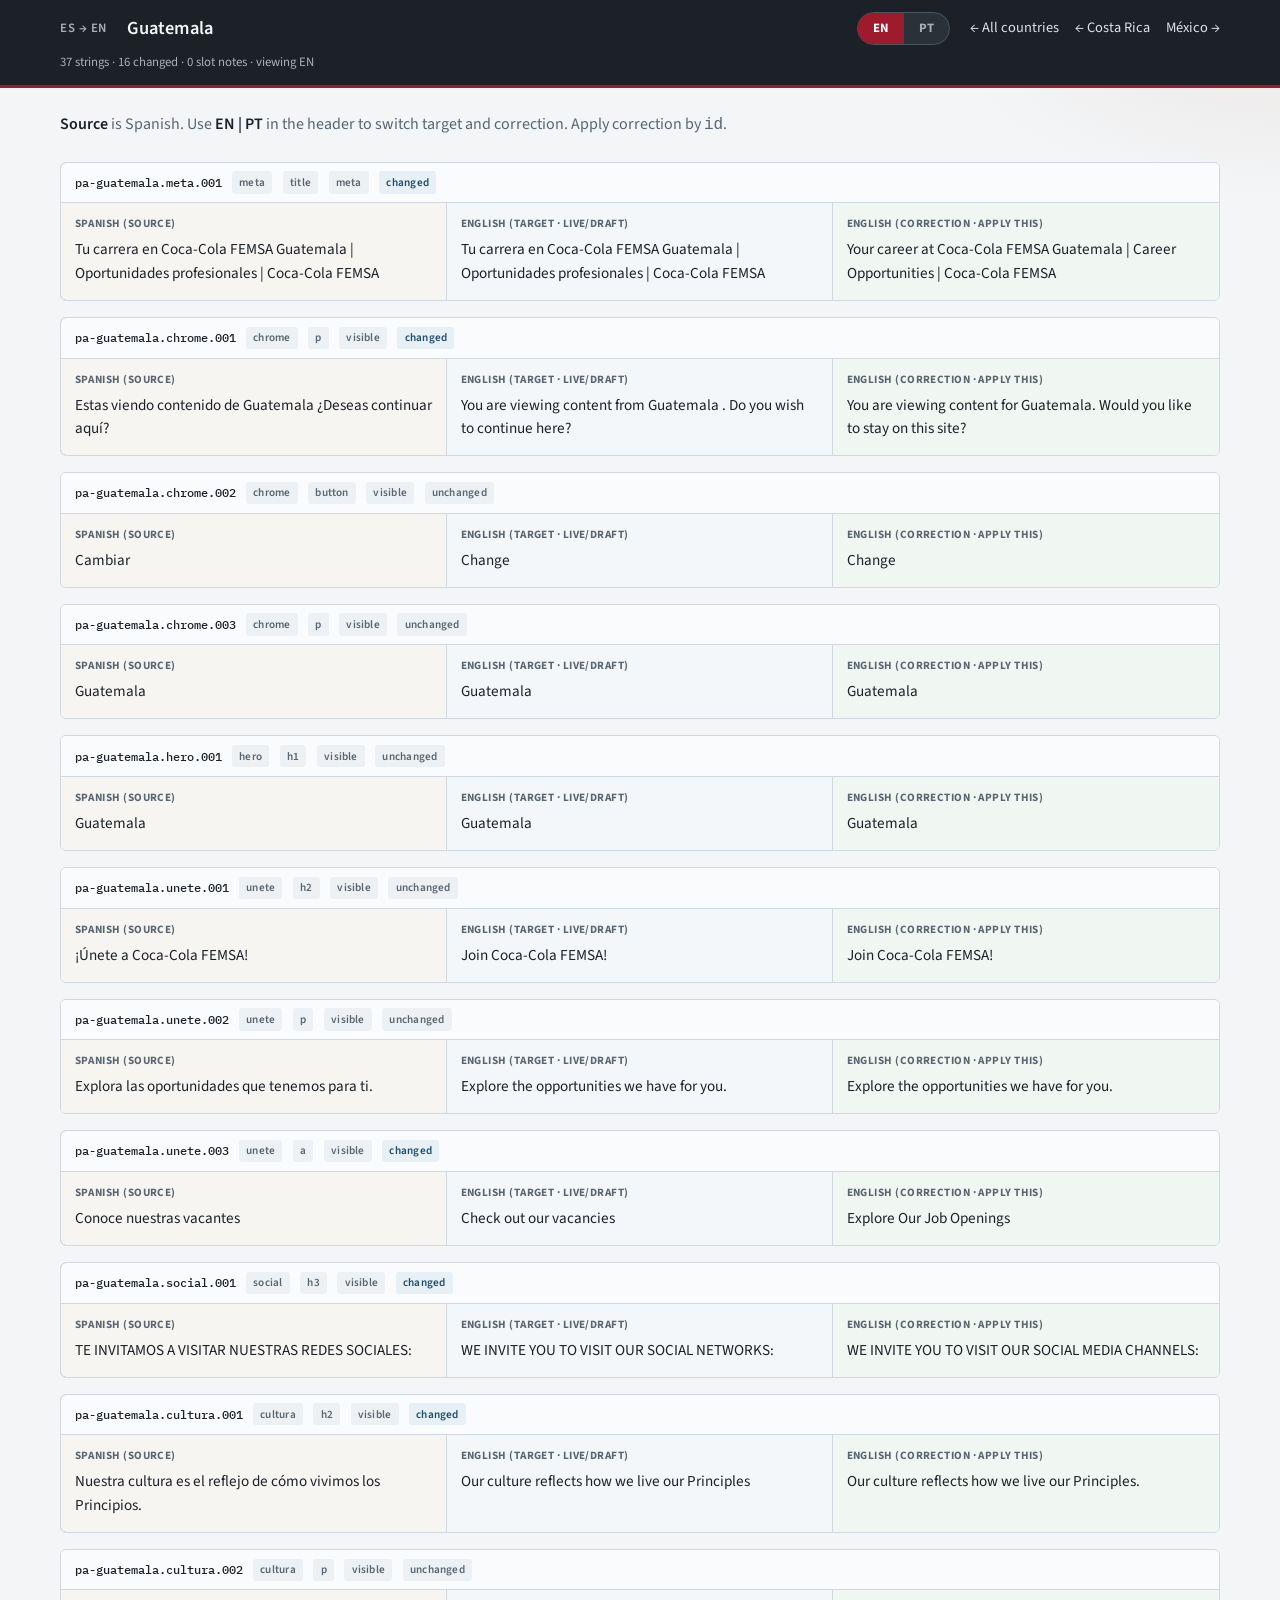
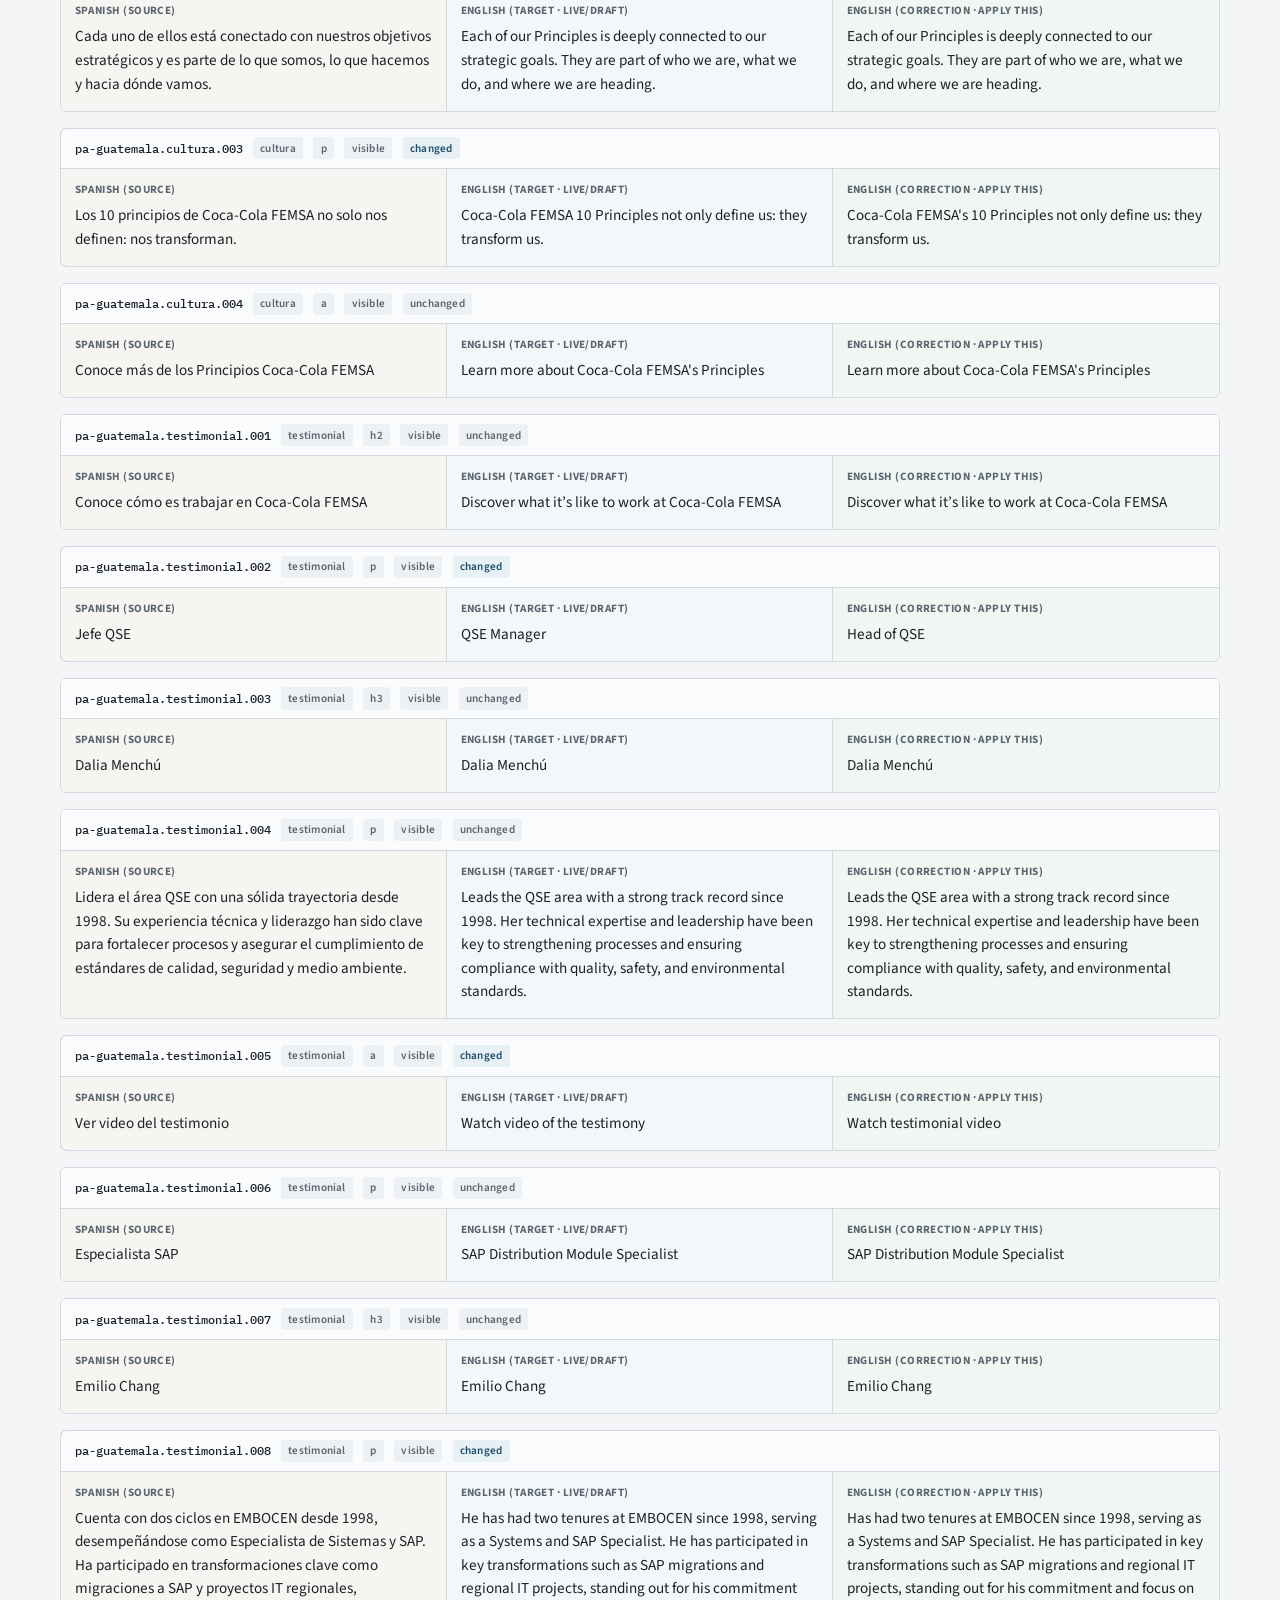
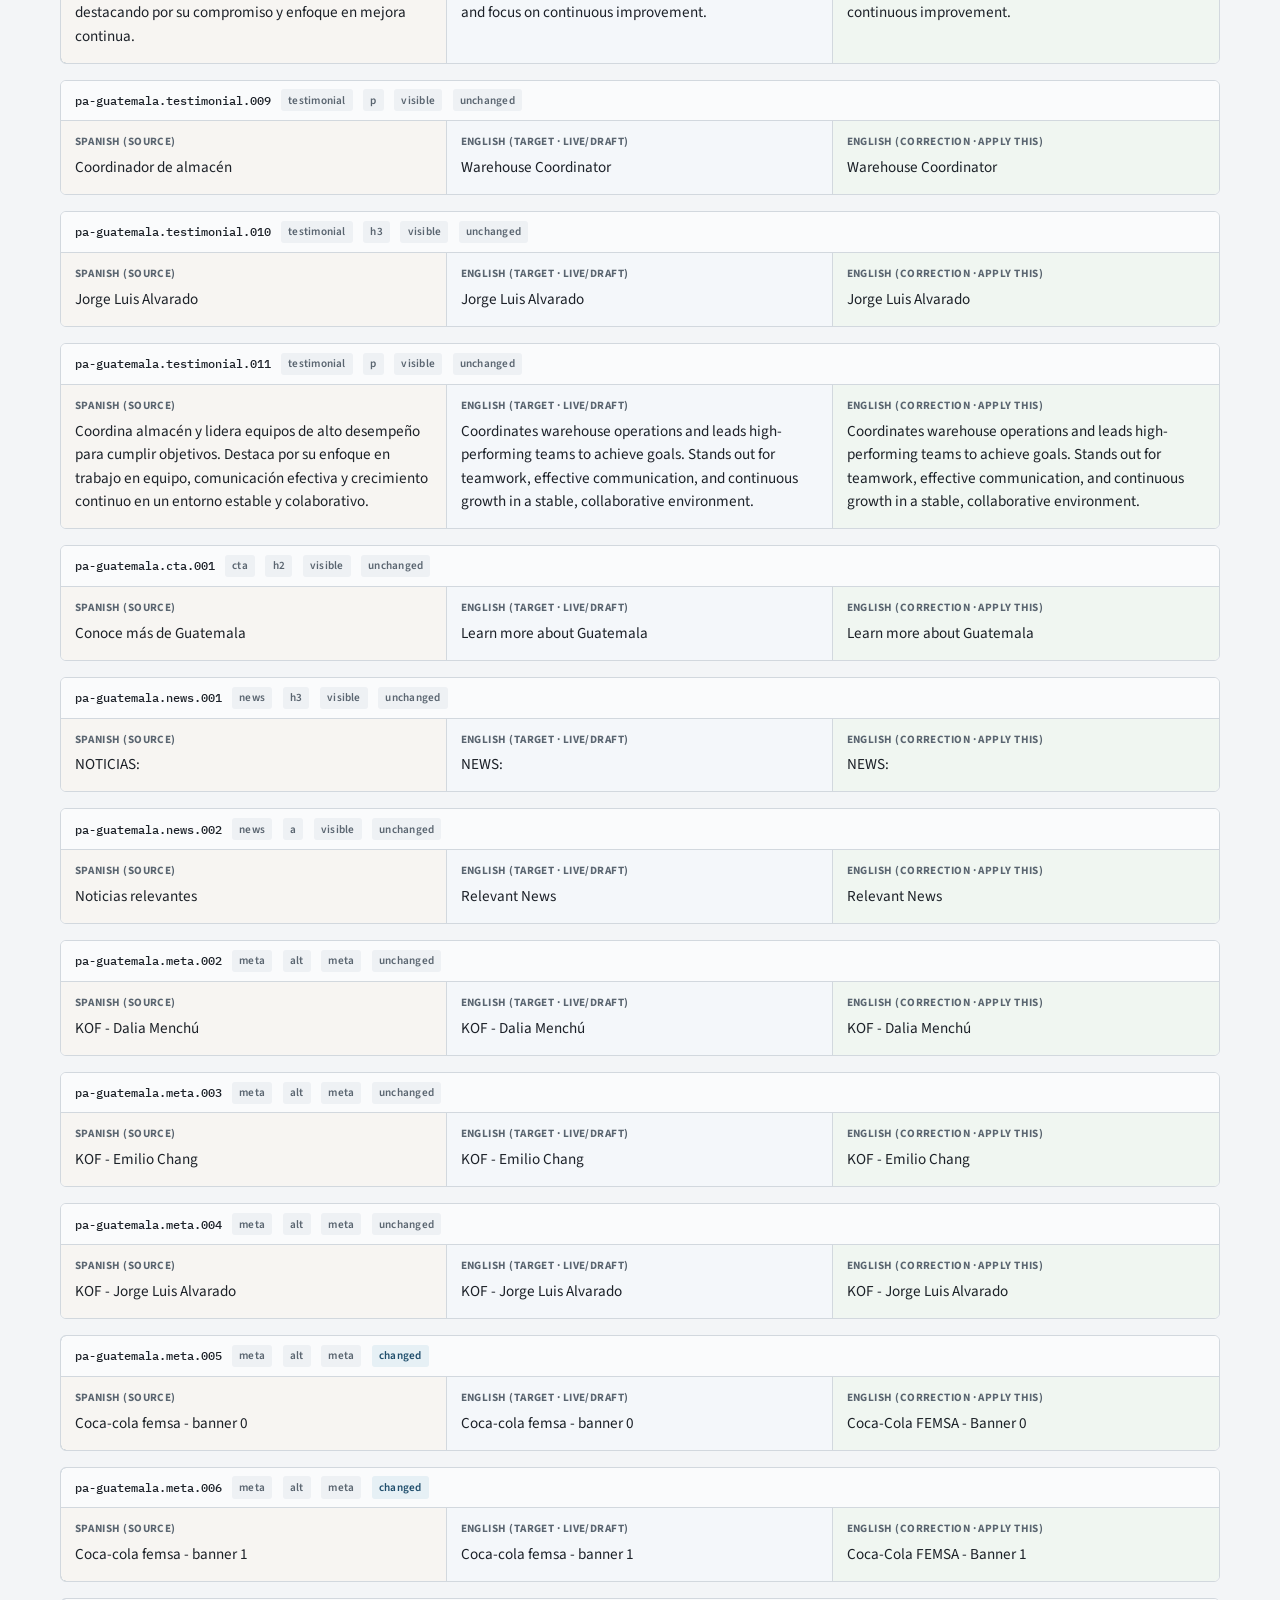
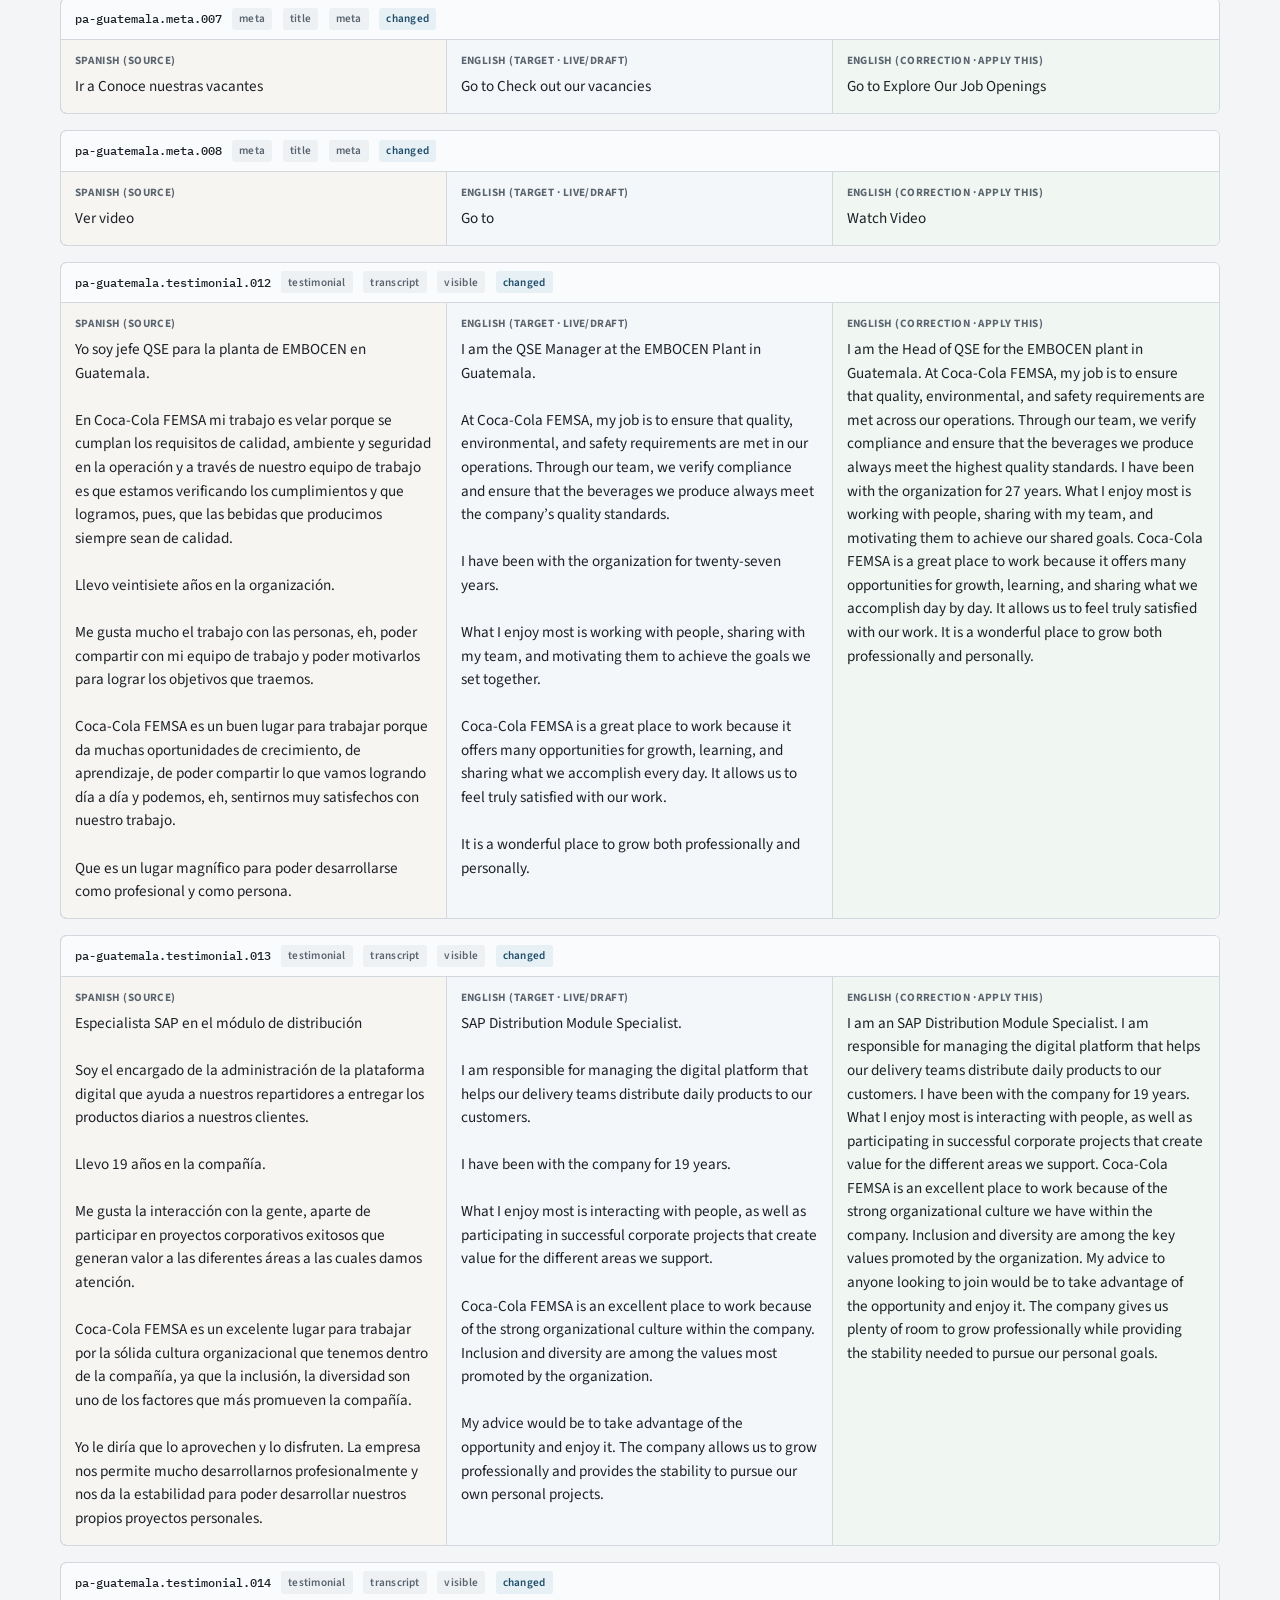
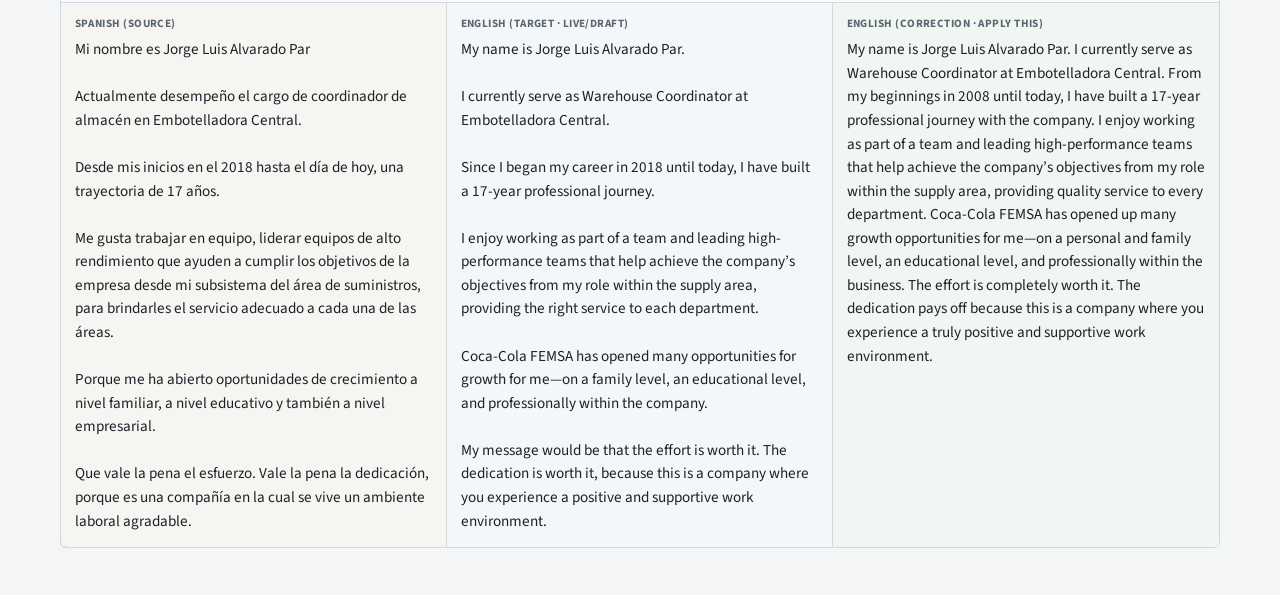
<file: proof-read-delivery/html/guatemala.html>
<!DOCTYPE html>
<html lang="en" data-lang="en">
<head>
  <meta charset="utf-8">
  <meta name="viewport" content="width=device-width, initial-scale=1">
  <title>Guatemala — corrections</title>
  <link rel="preconnect" href="https://fonts.googleapis.com">
  <link rel="preconnect" href="https://fonts.gstatic.com" crossorigin>
  <link href="https://fonts.googleapis.com/css2?family=IBM+Plex+Mono:wght@400;500&family=Source+Sans+3:wght@400;600;700&display=swap" rel="stylesheet">
  <link rel="stylesheet" href="assets/handoff.css">
</head>
<body>
  <header class="site-header">
    <div class="site-header__inner">
      <div class="site-header__track" data-track-label>ES → EN</div>
      <h1 class="site-header__title">Guatemala</h1>
      <div class="lang-switch" role="group" aria-label="Target language">
  <button type="button" class="lang-switch__btn" data-lang-switch="en" aria-pressed="true">EN</button>
  <button type="button" class="lang-switch__btn" data-lang-switch="pt" aria-pressed="false">PT</button>
</div>
      <nav class="site-header__nav"><a href="index.html">← All countries</a>
        <a href="costa-rica.html">← Costa Rica</a>
        <a href="mexico.html">México →</a></nav>
      <div class="site-header__meta" data-track-meta data-rows="37" data-blocked="0" data-changed-en="16" data-changed-pt="15">37 strings · EN 16 changed · PT 15 changed · 0 slot notes</div>
    </div>
  </header>
  <main class="wrap">
    <p class="intro">
      <strong>Source</strong> is Spanish. Use <strong>EN | PT</strong> in the header
      to switch target and correction. Apply correction by <code>id</code>.
      
    </p>
    <div class="blocks">
<article class="block block--changed" id="pa-guatemala.meta.001" data-id="pa-guatemala.meta.001"
  data-blocked=""
  data-target-en="Tu carrera en Coca-Cola FEMSA Guatemala | Oportunidades profesionales | Coca-Cola FEMSA"
  data-correction-en="Your career at Coca-Cola FEMSA Guatemala | Career Opportunities | Coca-Cola FEMSA"
  data-changed-en="1"
  data-target-pt="Tu carrera en Coca-Cola FEMSA Guatemala | Oportunidades profesionales | Coca-Cola FEMSA"
  data-correction-pt="Sua carreira em Coca-Cola FEMSA Guatemala | Oportunidades profissionais | Coca-Cola FEMSA"
  data-changed-pt="1">
  <div class="block__head">
    <code class="block__id"><a href="#pa-guatemala.meta.001">pa-guatemala.meta.001</a></code>
    <span class="tag">meta</span><span class="tag">title</span><span class="tag">meta</span><span class="badge badge--changed" data-status-badge>changed</span>
    
  </div>
  <div class="split">
    <div class="pane pane--source">
      <span class="pane__label">Spanish (source)</span>
      <p class="pane__text">Tu carrera en Coca-Cola FEMSA Guatemala | Oportunidades profesionales | Coca-Cola FEMSA</p>
    </div>
    <div class="pane pane--target">
      <span class="pane__label" data-label-target>English (target · live/draft)</span>
      <p data-pane-target class="pane__text">Tu carrera en Coca-Cola FEMSA Guatemala | Oportunidades profesionales | Coca-Cola FEMSA</p>
    </div>
    <div class="pane pane--correction">
      <span class="pane__label" data-label-correction>English (correction · apply this)</span>
      <p data-pane-correction class="pane__text">Your career at Coca-Cola FEMSA Guatemala | Career Opportunities | Coca-Cola FEMSA</p>
    </div>
  </div>
</article>
<article class="block block--changed" id="pa-guatemala.chrome.001" data-id="pa-guatemala.chrome.001"
  data-blocked=""
  data-target-en="You are viewing content from Guatemala . Do you wish to continue here?"
  data-correction-en="You are viewing content for Guatemala. Would you like to stay on this site?"
  data-changed-en="1"
  data-target-pt="Está a visualizar conteúdo do Guatemala . Deseja continuar aqui?"
  data-correction-pt="Está a visualizar conteúdo da Guatemala . Deseja continuar aqui?"
  data-changed-pt="1">
  <div class="block__head">
    <code class="block__id"><a href="#pa-guatemala.chrome.001">pa-guatemala.chrome.001</a></code>
    <span class="tag">chrome</span><span class="tag">p</span><span class="tag">visible</span><span class="badge badge--changed" data-status-badge>changed</span>
    
  </div>
  <div class="split">
    <div class="pane pane--source">
      <span class="pane__label">Spanish (source)</span>
      <p class="pane__text">Estas viendo contenido de Guatemala ¿Deseas continuar aquí?</p>
    </div>
    <div class="pane pane--target">
      <span class="pane__label" data-label-target>English (target · live/draft)</span>
      <p data-pane-target class="pane__text">You are viewing content from Guatemala . Do you wish to continue here?</p>
    </div>
    <div class="pane pane--correction">
      <span class="pane__label" data-label-correction>English (correction · apply this)</span>
      <p data-pane-correction class="pane__text">You are viewing content for Guatemala. Would you like to stay on this site?</p>
    </div>
  </div>
</article>
<article class="block" id="pa-guatemala.chrome.002" data-id="pa-guatemala.chrome.002"
  data-blocked=""
  data-target-en="Change"
  data-correction-en="Change"
  data-changed-en=""
  data-target-pt="Escolher"
  data-correction-pt="Escolher"
  data-changed-pt="">
  <div class="block__head">
    <code class="block__id"><a href="#pa-guatemala.chrome.002">pa-guatemala.chrome.002</a></code>
    <span class="tag">chrome</span><span class="tag">button</span><span class="tag">visible</span><span class="badge badge--same" data-status-badge>unchanged</span>
    
  </div>
  <div class="split">
    <div class="pane pane--source">
      <span class="pane__label">Spanish (source)</span>
      <p class="pane__text">Cambiar</p>
    </div>
    <div class="pane pane--target">
      <span class="pane__label" data-label-target>English (target · live/draft)</span>
      <p data-pane-target class="pane__text">Change</p>
    </div>
    <div class="pane pane--correction">
      <span class="pane__label" data-label-correction>English (correction · apply this)</span>
      <p data-pane-correction class="pane__text">Change</p>
    </div>
  </div>
</article>
<article class="block" id="pa-guatemala.chrome.003" data-id="pa-guatemala.chrome.003"
  data-blocked=""
  data-target-en="Guatemala"
  data-correction-en="Guatemala"
  data-changed-en=""
  data-target-pt="Guatemala"
  data-correction-pt="A Guatemala"
  data-changed-pt="1">
  <div class="block__head">
    <code class="block__id"><a href="#pa-guatemala.chrome.003">pa-guatemala.chrome.003</a></code>
    <span class="tag">chrome</span><span class="tag">p</span><span class="tag">visible</span><span class="badge badge--same" data-status-badge>unchanged</span>
    
  </div>
  <div class="split">
    <div class="pane pane--source">
      <span class="pane__label">Spanish (source)</span>
      <p class="pane__text">Guatemala</p>
    </div>
    <div class="pane pane--target">
      <span class="pane__label" data-label-target>English (target · live/draft)</span>
      <p data-pane-target class="pane__text">Guatemala</p>
    </div>
    <div class="pane pane--correction">
      <span class="pane__label" data-label-correction>English (correction · apply this)</span>
      <p data-pane-correction class="pane__text">Guatemala</p>
    </div>
  </div>
</article>
<article class="block" id="pa-guatemala.hero.001" data-id="pa-guatemala.hero.001"
  data-blocked=""
  data-target-en="Guatemala"
  data-correction-en="Guatemala"
  data-changed-en=""
  data-target-pt="Guatemala"
  data-correction-pt="A Guatemala"
  data-changed-pt="1">
  <div class="block__head">
    <code class="block__id"><a href="#pa-guatemala.hero.001">pa-guatemala.hero.001</a></code>
    <span class="tag">hero</span><span class="tag">h1</span><span class="tag">visible</span><span class="badge badge--same" data-status-badge>unchanged</span>
    
  </div>
  <div class="split">
    <div class="pane pane--source">
      <span class="pane__label">Spanish (source)</span>
      <p class="pane__text">Guatemala</p>
    </div>
    <div class="pane pane--target">
      <span class="pane__label" data-label-target>English (target · live/draft)</span>
      <p data-pane-target class="pane__text">Guatemala</p>
    </div>
    <div class="pane pane--correction">
      <span class="pane__label" data-label-correction>English (correction · apply this)</span>
      <p data-pane-correction class="pane__text">Guatemala</p>
    </div>
  </div>
</article>
<article class="block" id="pa-guatemala.unete.001" data-id="pa-guatemala.unete.001"
  data-blocked=""
  data-target-en="Join Coca-Cola FEMSA!"
  data-correction-en="Join Coca-Cola FEMSA!"
  data-changed-en=""
  data-target-pt="Junte-se à Coca-Cola FEMSA!"
  data-correction-pt="Junte-se à Coca-Cola FEMSA!"
  data-changed-pt="">
  <div class="block__head">
    <code class="block__id"><a href="#pa-guatemala.unete.001">pa-guatemala.unete.001</a></code>
    <span class="tag">unete</span><span class="tag">h2</span><span class="tag">visible</span><span class="badge badge--same" data-status-badge>unchanged</span>
    
  </div>
  <div class="split">
    <div class="pane pane--source">
      <span class="pane__label">Spanish (source)</span>
      <p class="pane__text">¡Únete a Coca-Cola FEMSA!</p>
    </div>
    <div class="pane pane--target">
      <span class="pane__label" data-label-target>English (target · live/draft)</span>
      <p data-pane-target class="pane__text">Join Coca-Cola FEMSA!</p>
    </div>
    <div class="pane pane--correction">
      <span class="pane__label" data-label-correction>English (correction · apply this)</span>
      <p data-pane-correction class="pane__text">Join Coca-Cola FEMSA!</p>
    </div>
  </div>
</article>
<article class="block" id="pa-guatemala.unete.002" data-id="pa-guatemala.unete.002"
  data-blocked=""
  data-target-en="Explore the opportunities we have for you."
  data-correction-en="Explore the opportunities we have for you."
  data-changed-en=""
  data-target-pt="Explore as oportunidades que temos para você."
  data-correction-pt="Explore as oportunidades que temos para você."
  data-changed-pt="">
  <div class="block__head">
    <code class="block__id"><a href="#pa-guatemala.unete.002">pa-guatemala.unete.002</a></code>
    <span class="tag">unete</span><span class="tag">p</span><span class="tag">visible</span><span class="badge badge--same" data-status-badge>unchanged</span>
    
  </div>
  <div class="split">
    <div class="pane pane--source">
      <span class="pane__label">Spanish (source)</span>
      <p class="pane__text">Explora las oportunidades que tenemos para ti.</p>
    </div>
    <div class="pane pane--target">
      <span class="pane__label" data-label-target>English (target · live/draft)</span>
      <p data-pane-target class="pane__text">Explore the opportunities we have for you.</p>
    </div>
    <div class="pane pane--correction">
      <span class="pane__label" data-label-correction>English (correction · apply this)</span>
      <p data-pane-correction class="pane__text">Explore the opportunities we have for you.</p>
    </div>
  </div>
</article>
<article class="block block--changed" id="pa-guatemala.unete.003" data-id="pa-guatemala.unete.003"
  data-blocked=""
  data-target-en="Check out our vacancies"
  data-correction-en="Explore Our Job Openings"
  data-changed-en="1"
  data-target-pt="Confira nossas vagas de emprego"
  data-correction-pt="Conheça nossas vagas de emprego"
  data-changed-pt="1">
  <div class="block__head">
    <code class="block__id"><a href="#pa-guatemala.unete.003">pa-guatemala.unete.003</a></code>
    <span class="tag">unete</span><span class="tag">a</span><span class="tag">visible</span><span class="badge badge--changed" data-status-badge>changed</span>
    
  </div>
  <div class="split">
    <div class="pane pane--source">
      <span class="pane__label">Spanish (source)</span>
      <p class="pane__text">Conoce nuestras vacantes</p>
    </div>
    <div class="pane pane--target">
      <span class="pane__label" data-label-target>English (target · live/draft)</span>
      <p data-pane-target class="pane__text">Check out our vacancies</p>
    </div>
    <div class="pane pane--correction">
      <span class="pane__label" data-label-correction>English (correction · apply this)</span>
      <p data-pane-correction class="pane__text">Explore Our Job Openings</p>
    </div>
  </div>
</article>
<article class="block block--changed" id="pa-guatemala.social.001" data-id="pa-guatemala.social.001"
  data-blocked=""
  data-target-en="WE INVITE YOU TO VISIT OUR SOCIAL NETWORKS:"
  data-correction-en="WE INVITE YOU TO VISIT OUR SOCIAL MEDIA CHANNELS:"
  data-changed-en="1"
  data-target-pt="CONVIDAMOS VOCÊ A VISITAR NOSSAS REDES SOCIAIS:"
  data-correction-pt="CONVIDAMOS VOCÊ A VISITAR NOSSAS REDES SOCIAIS:"
  data-changed-pt="">
  <div class="block__head">
    <code class="block__id"><a href="#pa-guatemala.social.001">pa-guatemala.social.001</a></code>
    <span class="tag">social</span><span class="tag">h3</span><span class="tag">visible</span><span class="badge badge--changed" data-status-badge>changed</span>
    
  </div>
  <div class="split">
    <div class="pane pane--source">
      <span class="pane__label">Spanish (source)</span>
      <p class="pane__text">TE INVITAMOS A VISITAR NUESTRAS REDES SOCIALES:</p>
    </div>
    <div class="pane pane--target">
      <span class="pane__label" data-label-target>English (target · live/draft)</span>
      <p data-pane-target class="pane__text">WE INVITE YOU TO VISIT OUR SOCIAL NETWORKS:</p>
    </div>
    <div class="pane pane--correction">
      <span class="pane__label" data-label-correction>English (correction · apply this)</span>
      <p data-pane-correction class="pane__text">WE INVITE YOU TO VISIT OUR SOCIAL MEDIA CHANNELS:</p>
    </div>
  </div>
</article>
<article class="block block--changed" id="pa-guatemala.cultura.001" data-id="pa-guatemala.cultura.001"
  data-blocked=""
  data-target-en="Our culture reflects how we live our Principles"
  data-correction-en="Our culture reflects how we live our Principles."
  data-changed-en="1"
  data-target-pt="Nossa cultura é o reflexo de como vivemos os Princípios."
  data-correction-pt="Nossa cultura é o reflexo de como vivemos os Princípios."
  data-changed-pt="">
  <div class="block__head">
    <code class="block__id"><a href="#pa-guatemala.cultura.001">pa-guatemala.cultura.001</a></code>
    <span class="tag">cultura</span><span class="tag">h2</span><span class="tag">visible</span><span class="badge badge--changed" data-status-badge>changed</span>
    
  </div>
  <div class="split">
    <div class="pane pane--source">
      <span class="pane__label">Spanish (source)</span>
      <p class="pane__text">Nuestra cultura es el reflejo de cómo vivimos los Principios.</p>
    </div>
    <div class="pane pane--target">
      <span class="pane__label" data-label-target>English (target · live/draft)</span>
      <p data-pane-target class="pane__text">Our culture reflects how we live our Principles</p>
    </div>
    <div class="pane pane--correction">
      <span class="pane__label" data-label-correction>English (correction · apply this)</span>
      <p data-pane-correction class="pane__text">Our culture reflects how we live our Principles.</p>
    </div>
  </div>
</article>
<article class="block" id="pa-guatemala.cultura.002" data-id="pa-guatemala.cultura.002"
  data-blocked=""
  data-target-en="Each of our Principles is deeply connected to our strategic goals. They are part of who we are, what we do, and where we are heading."
  data-correction-en="Each of our Principles is deeply connected to our strategic goals. They are part of who we are, what we do, and where we are heading."
  data-changed-en=""
  data-target-pt="Cada um deles está conectado com nossos objetivos estratégicos e faz parte do que somos, fazemos e do rumo que tomamos."
  data-correction-pt="Cada um deles está conectado com nossos objetivos estratégicos e faz parte do que somos, do que fazemos e do rumo que tomamos."
  data-changed-pt="1">
  <div class="block__head">
    <code class="block__id"><a href="#pa-guatemala.cultura.002">pa-guatemala.cultura.002</a></code>
    <span class="tag">cultura</span><span class="tag">p</span><span class="tag">visible</span><span class="badge badge--same" data-status-badge>unchanged</span>
    
  </div>
  <div class="split">
    <div class="pane pane--source">
      <span class="pane__label">Spanish (source)</span>
      <p class="pane__text">Cada uno de ellos está conectado con nuestros objetivos estratégicos y es parte de lo que somos, lo que hacemos y hacia dónde vamos.</p>
    </div>
    <div class="pane pane--target">
      <span class="pane__label" data-label-target>English (target · live/draft)</span>
      <p data-pane-target class="pane__text">Each of our Principles is deeply connected to our strategic goals. They are part of who we are, what we do, and where we are heading.</p>
    </div>
    <div class="pane pane--correction">
      <span class="pane__label" data-label-correction>English (correction · apply this)</span>
      <p data-pane-correction class="pane__text">Each of our Principles is deeply connected to our strategic goals. They are part of who we are, what we do, and where we are heading.</p>
    </div>
  </div>
</article>
<article class="block block--changed" id="pa-guatemala.cultura.003" data-id="pa-guatemala.cultura.003"
  data-blocked=""
  data-target-en="Coca-Cola FEMSA 10 Principles not only define us: they transform us."
  data-correction-en="Coca-Cola FEMSA&#x27;s 10 Principles not only define us: they transform us."
  data-changed-en="1"
  data-target-pt="Os Dez Princípios da Coca-Cola FEMSA não apenas nos definem, mas nos transformam."
  data-correction-pt="Os Dez Princípios da Coca-Cola FEMSA não apenas nos definem, mas também nos transformam."
  data-changed-pt="1">
  <div class="block__head">
    <code class="block__id"><a href="#pa-guatemala.cultura.003">pa-guatemala.cultura.003</a></code>
    <span class="tag">cultura</span><span class="tag">p</span><span class="tag">visible</span><span class="badge badge--changed" data-status-badge>changed</span>
    
  </div>
  <div class="split">
    <div class="pane pane--source">
      <span class="pane__label">Spanish (source)</span>
      <p class="pane__text">Los 10 principios de Coca-Cola FEMSA no solo nos definen: nos transforman.</p>
    </div>
    <div class="pane pane--target">
      <span class="pane__label" data-label-target>English (target · live/draft)</span>
      <p data-pane-target class="pane__text">Coca-Cola FEMSA 10 Principles not only define us: they transform us.</p>
    </div>
    <div class="pane pane--correction">
      <span class="pane__label" data-label-correction>English (correction · apply this)</span>
      <p data-pane-correction class="pane__text">Coca-Cola FEMSA&#x27;s 10 Principles not only define us: they transform us.</p>
    </div>
  </div>
</article>
<article class="block" id="pa-guatemala.cultura.004" data-id="pa-guatemala.cultura.004"
  data-blocked=""
  data-target-en="Learn more about Coca-Cola FEMSA&#x27;s Principles"
  data-correction-en="Learn more about Coca-Cola FEMSA&#x27;s Principles"
  data-changed-en=""
  data-target-pt="Saiba mais sobre os Princípios da Coca-Cola FEMSA"
  data-correction-pt="Saiba mais sobre os Princípios da Coca-Cola FEMSA"
  data-changed-pt="">
  <div class="block__head">
    <code class="block__id"><a href="#pa-guatemala.cultura.004">pa-guatemala.cultura.004</a></code>
    <span class="tag">cultura</span><span class="tag">a</span><span class="tag">visible</span><span class="badge badge--same" data-status-badge>unchanged</span>
    
  </div>
  <div class="split">
    <div class="pane pane--source">
      <span class="pane__label">Spanish (source)</span>
      <p class="pane__text">Conoce más de los Principios Coca-Cola FEMSA</p>
    </div>
    <div class="pane pane--target">
      <span class="pane__label" data-label-target>English (target · live/draft)</span>
      <p data-pane-target class="pane__text">Learn more about Coca-Cola FEMSA&#x27;s Principles</p>
    </div>
    <div class="pane pane--correction">
      <span class="pane__label" data-label-correction>English (correction · apply this)</span>
      <p data-pane-correction class="pane__text">Learn more about Coca-Cola FEMSA&#x27;s Principles</p>
    </div>
  </div>
</article>
<article class="block" id="pa-guatemala.testimonial.001" data-id="pa-guatemala.testimonial.001"
  data-blocked=""
  data-target-en="Discover what it’s like to work at Coca-Cola FEMSA"
  data-correction-en="Discover what it’s like to work at Coca-Cola FEMSA"
  data-changed-en=""
  data-target-pt="Conheça como é trabalhar na Coca-Cola FEMSA"
  data-correction-pt="Conheça como é trabalhar na Coca-Cola FEMSA"
  data-changed-pt="">
  <div class="block__head">
    <code class="block__id"><a href="#pa-guatemala.testimonial.001">pa-guatemala.testimonial.001</a></code>
    <span class="tag">testimonial</span><span class="tag">h2</span><span class="tag">visible</span><span class="badge badge--same" data-status-badge>unchanged</span>
    
  </div>
  <div class="split">
    <div class="pane pane--source">
      <span class="pane__label">Spanish (source)</span>
      <p class="pane__text">Conoce cómo es trabajar en Coca-Cola FEMSA</p>
    </div>
    <div class="pane pane--target">
      <span class="pane__label" data-label-target>English (target · live/draft)</span>
      <p data-pane-target class="pane__text">Discover what it’s like to work at Coca-Cola FEMSA</p>
    </div>
    <div class="pane pane--correction">
      <span class="pane__label" data-label-correction>English (correction · apply this)</span>
      <p data-pane-correction class="pane__text">Discover what it’s like to work at Coca-Cola FEMSA</p>
    </div>
  </div>
</article>
<article class="block block--changed" id="pa-guatemala.testimonial.002" data-id="pa-guatemala.testimonial.002"
  data-blocked=""
  data-target-en="QSE Manager"
  data-correction-en="Head of QSE"
  data-changed-en="1"
  data-target-pt="Chefe de QSE"
  data-correction-pt="Chefe de QSE"
  data-changed-pt="">
  <div class="block__head">
    <code class="block__id"><a href="#pa-guatemala.testimonial.002">pa-guatemala.testimonial.002</a></code>
    <span class="tag">testimonial</span><span class="tag">p</span><span class="tag">visible</span><span class="badge badge--changed" data-status-badge>changed</span>
    
  </div>
  <div class="split">
    <div class="pane pane--source">
      <span class="pane__label">Spanish (source)</span>
      <p class="pane__text">Jefe QSE</p>
    </div>
    <div class="pane pane--target">
      <span class="pane__label" data-label-target>English (target · live/draft)</span>
      <p data-pane-target class="pane__text">QSE Manager</p>
    </div>
    <div class="pane pane--correction">
      <span class="pane__label" data-label-correction>English (correction · apply this)</span>
      <p data-pane-correction class="pane__text">Head of QSE</p>
    </div>
  </div>
</article>
<article class="block" id="pa-guatemala.testimonial.003" data-id="pa-guatemala.testimonial.003"
  data-blocked=""
  data-target-en="Dalia Menchú"
  data-correction-en="Dalia Menchú"
  data-changed-en=""
  data-target-pt="Dalia Menchú"
  data-correction-pt="Dalia Menchú"
  data-changed-pt="">
  <div class="block__head">
    <code class="block__id"><a href="#pa-guatemala.testimonial.003">pa-guatemala.testimonial.003</a></code>
    <span class="tag">testimonial</span><span class="tag">h3</span><span class="tag">visible</span><span class="badge badge--same" data-status-badge>unchanged</span>
    
  </div>
  <div class="split">
    <div class="pane pane--source">
      <span class="pane__label">Spanish (source)</span>
      <p class="pane__text">Dalia Menchú</p>
    </div>
    <div class="pane pane--target">
      <span class="pane__label" data-label-target>English (target · live/draft)</span>
      <p data-pane-target class="pane__text">Dalia Menchú</p>
    </div>
    <div class="pane pane--correction">
      <span class="pane__label" data-label-correction>English (correction · apply this)</span>
      <p data-pane-correction class="pane__text">Dalia Menchú</p>
    </div>
  </div>
</article>
<article class="block" id="pa-guatemala.testimonial.004" data-id="pa-guatemala.testimonial.004"
  data-blocked=""
  data-target-en="Leads the QSE area with a strong track record since 1998. Her technical expertise and leadership have been key to strengthening processes and ensuring compliance with quality, safety, and environmental standards."
  data-correction-en="Leads the QSE area with a strong track record since 1998. Her technical expertise and leadership have been key to strengthening processes and ensuring compliance with quality, safety, and environmental standards."
  data-changed-en=""
  data-target-pt="Lidera a área de QSE com sólida trajetória desde 1998. Sua experiência técnica e liderança têm sido fundamentais para fortalecer processos e garantir o cumprimento dos padrões de qualidade, segurança e meio ambiente."
  data-correction-pt="Lidera a área de QSE com sólida trajetória desde 1998. Sua experiência técnica e liderança têm sido fundamentais para fortalecer processos e garantir o cumprimento dos padrões de qualidade, segurança e meio ambiente."
  data-changed-pt="">
  <div class="block__head">
    <code class="block__id"><a href="#pa-guatemala.testimonial.004">pa-guatemala.testimonial.004</a></code>
    <span class="tag">testimonial</span><span class="tag">p</span><span class="tag">visible</span><span class="badge badge--same" data-status-badge>unchanged</span>
    
  </div>
  <div class="split">
    <div class="pane pane--source">
      <span class="pane__label">Spanish (source)</span>
      <p class="pane__text">Lidera el área QSE con una sólida trayectoria desde 1998. Su experiencia técnica y liderazgo han sido clave para fortalecer procesos y asegurar el cumplimiento de estándares de calidad, seguridad y medio ambiente.</p>
    </div>
    <div class="pane pane--target">
      <span class="pane__label" data-label-target>English (target · live/draft)</span>
      <p data-pane-target class="pane__text">Leads the QSE area with a strong track record since 1998. Her technical expertise and leadership have been key to strengthening processes and ensuring compliance with quality, safety, and environmental standards.</p>
    </div>
    <div class="pane pane--correction">
      <span class="pane__label" data-label-correction>English (correction · apply this)</span>
      <p data-pane-correction class="pane__text">Leads the QSE area with a strong track record since 1998. Her technical expertise and leadership have been key to strengthening processes and ensuring compliance with quality, safety, and environmental standards.</p>
    </div>
  </div>
</article>
<article class="block block--changed" id="pa-guatemala.testimonial.005" data-id="pa-guatemala.testimonial.005"
  data-blocked=""
  data-target-en="Watch video of the testimony"
  data-correction-en="Watch testimonial video"
  data-changed-en="1"
  data-target-pt="Assista ao vídeo do depoimento"
  data-correction-pt="Assista ao vídeo do testemunho"
  data-changed-pt="1">
  <div class="block__head">
    <code class="block__id"><a href="#pa-guatemala.testimonial.005">pa-guatemala.testimonial.005</a></code>
    <span class="tag">testimonial</span><span class="tag">a</span><span class="tag">visible</span><span class="badge badge--changed" data-status-badge>changed</span>
    
  </div>
  <div class="split">
    <div class="pane pane--source">
      <span class="pane__label">Spanish (source)</span>
      <p class="pane__text">Ver video del testimonio</p>
    </div>
    <div class="pane pane--target">
      <span class="pane__label" data-label-target>English (target · live/draft)</span>
      <p data-pane-target class="pane__text">Watch video of the testimony</p>
    </div>
    <div class="pane pane--correction">
      <span class="pane__label" data-label-correction>English (correction · apply this)</span>
      <p data-pane-correction class="pane__text">Watch testimonial video</p>
    </div>
  </div>
</article>
<article class="block" id="pa-guatemala.testimonial.006" data-id="pa-guatemala.testimonial.006"
  data-blocked=""
  data-target-en="SAP Distribution Module Specialist"
  data-correction-en="SAP Distribution Module Specialist"
  data-changed-en=""
  data-target-pt="Especialista SAP no módulo de Distribuição"
  data-correction-pt="Especialista SAP no módulo de Distribuição"
  data-changed-pt="">
  <div class="block__head">
    <code class="block__id"><a href="#pa-guatemala.testimonial.006">pa-guatemala.testimonial.006</a></code>
    <span class="tag">testimonial</span><span class="tag">p</span><span class="tag">visible</span><span class="badge badge--same" data-status-badge>unchanged</span>
    
  </div>
  <div class="split">
    <div class="pane pane--source">
      <span class="pane__label">Spanish (source)</span>
      <p class="pane__text">Especialista SAP</p>
    </div>
    <div class="pane pane--target">
      <span class="pane__label" data-label-target>English (target · live/draft)</span>
      <p data-pane-target class="pane__text">SAP Distribution Module Specialist</p>
    </div>
    <div class="pane pane--correction">
      <span class="pane__label" data-label-correction>English (correction · apply this)</span>
      <p data-pane-correction class="pane__text">SAP Distribution Module Specialist</p>
    </div>
  </div>
</article>
<article class="block" id="pa-guatemala.testimonial.007" data-id="pa-guatemala.testimonial.007"
  data-blocked=""
  data-target-en="Emilio Chang"
  data-correction-en="Emilio Chang"
  data-changed-en=""
  data-target-pt="Emilio Chang"
  data-correction-pt="Emilio Chang"
  data-changed-pt="">
  <div class="block__head">
    <code class="block__id"><a href="#pa-guatemala.testimonial.007">pa-guatemala.testimonial.007</a></code>
    <span class="tag">testimonial</span><span class="tag">h3</span><span class="tag">visible</span><span class="badge badge--same" data-status-badge>unchanged</span>
    
  </div>
  <div class="split">
    <div class="pane pane--source">
      <span class="pane__label">Spanish (source)</span>
      <p class="pane__text">Emilio Chang</p>
    </div>
    <div class="pane pane--target">
      <span class="pane__label" data-label-target>English (target · live/draft)</span>
      <p data-pane-target class="pane__text">Emilio Chang</p>
    </div>
    <div class="pane pane--correction">
      <span class="pane__label" data-label-correction>English (correction · apply this)</span>
      <p data-pane-correction class="pane__text">Emilio Chang</p>
    </div>
  </div>
</article>
<article class="block block--changed" id="pa-guatemala.testimonial.008" data-id="pa-guatemala.testimonial.008"
  data-blocked=""
  data-target-en="He has had two tenures at EMBOCEN since 1998, serving as a Systems and SAP Specialist. He has participated in key transformations such as SAP migrations and regional IT projects, standing out for his commitment and focus on continuous improvement."
  data-correction-en="Has had two tenures at EMBOCEN since 1998, serving as a Systems and SAP Specialist. He has participated in key transformations such as SAP migrations and regional IT projects, standing out for his commitment and focus on continuous improvement."
  data-changed-en="1"
  data-target-pt="Possui dois períodos na EMBOCEN desde 1998, atuando como Especialista de Sistemas e SAP. Participou de transformações-chave como migrações para SAP e projetos regionais de TI, destacando-se pelo compromisso e foco na melhoria contínua."
  data-correction-pt="Tem dois períodos na EMBOCEN desde 1998, atuando como Especialista de Sistemas e SAP. Participou de transformações-chave como migrações para SAP e projetos regionais de TI, destacando-se pelo compromisso e foco na melhoria contínua."
  data-changed-pt="1">
  <div class="block__head">
    <code class="block__id"><a href="#pa-guatemala.testimonial.008">pa-guatemala.testimonial.008</a></code>
    <span class="tag">testimonial</span><span class="tag">p</span><span class="tag">visible</span><span class="badge badge--changed" data-status-badge>changed</span>
    
  </div>
  <div class="split">
    <div class="pane pane--source">
      <span class="pane__label">Spanish (source)</span>
      <p class="pane__text">Cuenta con dos ciclos en EMBOCEN desde 1998, desempeñándose como Especialista de Sistemas y SAP. Ha participado en transformaciones clave como migraciones a SAP y proyectos IT regionales, destacando por su compromiso y enfoque en mejora continua.</p>
    </div>
    <div class="pane pane--target">
      <span class="pane__label" data-label-target>English (target · live/draft)</span>
      <p data-pane-target class="pane__text">He has had two tenures at EMBOCEN since 1998, serving as a Systems and SAP Specialist. He has participated in key transformations such as SAP migrations and regional IT projects, standing out for his commitment and focus on continuous improvement.</p>
    </div>
    <div class="pane pane--correction">
      <span class="pane__label" data-label-correction>English (correction · apply this)</span>
      <p data-pane-correction class="pane__text">Has had two tenures at EMBOCEN since 1998, serving as a Systems and SAP Specialist. He has participated in key transformations such as SAP migrations and regional IT projects, standing out for his commitment and focus on continuous improvement.</p>
    </div>
  </div>
</article>
<article class="block" id="pa-guatemala.testimonial.009" data-id="pa-guatemala.testimonial.009"
  data-blocked=""
  data-target-en="Warehouse Coordinator"
  data-correction-en="Warehouse Coordinator"
  data-changed-en=""
  data-target-pt="Coordenador de Armazém"
  data-correction-pt="Coordenador de Armazém"
  data-changed-pt="">
  <div class="block__head">
    <code class="block__id"><a href="#pa-guatemala.testimonial.009">pa-guatemala.testimonial.009</a></code>
    <span class="tag">testimonial</span><span class="tag">p</span><span class="tag">visible</span><span class="badge badge--same" data-status-badge>unchanged</span>
    
  </div>
  <div class="split">
    <div class="pane pane--source">
      <span class="pane__label">Spanish (source)</span>
      <p class="pane__text">Coordinador de almacén</p>
    </div>
    <div class="pane pane--target">
      <span class="pane__label" data-label-target>English (target · live/draft)</span>
      <p data-pane-target class="pane__text">Warehouse Coordinator</p>
    </div>
    <div class="pane pane--correction">
      <span class="pane__label" data-label-correction>English (correction · apply this)</span>
      <p data-pane-correction class="pane__text">Warehouse Coordinator</p>
    </div>
  </div>
</article>
<article class="block" id="pa-guatemala.testimonial.010" data-id="pa-guatemala.testimonial.010"
  data-blocked=""
  data-target-en="Jorge Luis Alvarado"
  data-correction-en="Jorge Luis Alvarado"
  data-changed-en=""
  data-target-pt="Jorge Luis Alvarado"
  data-correction-pt="Jorge Luis Alvarado"
  data-changed-pt="">
  <div class="block__head">
    <code class="block__id"><a href="#pa-guatemala.testimonial.010">pa-guatemala.testimonial.010</a></code>
    <span class="tag">testimonial</span><span class="tag">h3</span><span class="tag">visible</span><span class="badge badge--same" data-status-badge>unchanged</span>
    
  </div>
  <div class="split">
    <div class="pane pane--source">
      <span class="pane__label">Spanish (source)</span>
      <p class="pane__text">Jorge Luis Alvarado</p>
    </div>
    <div class="pane pane--target">
      <span class="pane__label" data-label-target>English (target · live/draft)</span>
      <p data-pane-target class="pane__text">Jorge Luis Alvarado</p>
    </div>
    <div class="pane pane--correction">
      <span class="pane__label" data-label-correction>English (correction · apply this)</span>
      <p data-pane-correction class="pane__text">Jorge Luis Alvarado</p>
    </div>
  </div>
</article>
<article class="block" id="pa-guatemala.testimonial.011" data-id="pa-guatemala.testimonial.011"
  data-blocked=""
  data-target-en="Coordinates warehouse operations and leads high-performing teams to achieve goals. Stands out for teamwork, effective communication, and continuous growth in a stable, collaborative environment."
  data-correction-en="Coordinates warehouse operations and leads high-performing teams to achieve goals. Stands out for teamwork, effective communication, and continuous growth in a stable, collaborative environment."
  data-changed-en=""
  data-target-pt="Coordena o armazém e lidera equipes de alto desempenho para alcançar objetivos. Destaca-se pelo trabalho em equipe, comunicação eficaz e crescimento contínuo em um ambiente estável e colaborativo."
  data-correction-pt="Coordena o armazém e lidera equipes de alto desempenho para alcançar objetivos. Destaca-se pelo trabalho em equipe, comunicação eficaz e crescimento contínuo em um ambiente estável e colaborativo."
  data-changed-pt="">
  <div class="block__head">
    <code class="block__id"><a href="#pa-guatemala.testimonial.011">pa-guatemala.testimonial.011</a></code>
    <span class="tag">testimonial</span><span class="tag">p</span><span class="tag">visible</span><span class="badge badge--same" data-status-badge>unchanged</span>
    
  </div>
  <div class="split">
    <div class="pane pane--source">
      <span class="pane__label">Spanish (source)</span>
      <p class="pane__text">Coordina almacén y lidera equipos de alto desempeño para cumplir objetivos. Destaca por su enfoque en trabajo en equipo, comunicación efectiva y crecimiento continuo en un entorno estable y colaborativo.</p>
    </div>
    <div class="pane pane--target">
      <span class="pane__label" data-label-target>English (target · live/draft)</span>
      <p data-pane-target class="pane__text">Coordinates warehouse operations and leads high-performing teams to achieve goals. Stands out for teamwork, effective communication, and continuous growth in a stable, collaborative environment.</p>
    </div>
    <div class="pane pane--correction">
      <span class="pane__label" data-label-correction>English (correction · apply this)</span>
      <p data-pane-correction class="pane__text">Coordinates warehouse operations and leads high-performing teams to achieve goals. Stands out for teamwork, effective communication, and continuous growth in a stable, collaborative environment.</p>
    </div>
  </div>
</article>
<article class="block" id="pa-guatemala.cta.001" data-id="pa-guatemala.cta.001"
  data-blocked=""
  data-target-en="Learn more about Guatemala"
  data-correction-en="Learn more about Guatemala"
  data-changed-en=""
  data-target-pt="Saiba mais sobre o Guatemala"
  data-correction-pt="Saiba mais sobre A Guatemala"
  data-changed-pt="1">
  <div class="block__head">
    <code class="block__id"><a href="#pa-guatemala.cta.001">pa-guatemala.cta.001</a></code>
    <span class="tag">cta</span><span class="tag">h2</span><span class="tag">visible</span><span class="badge badge--same" data-status-badge>unchanged</span>
    
  </div>
  <div class="split">
    <div class="pane pane--source">
      <span class="pane__label">Spanish (source)</span>
      <p class="pane__text">Conoce más de Guatemala</p>
    </div>
    <div class="pane pane--target">
      <span class="pane__label" data-label-target>English (target · live/draft)</span>
      <p data-pane-target class="pane__text">Learn more about Guatemala</p>
    </div>
    <div class="pane pane--correction">
      <span class="pane__label" data-label-correction>English (correction · apply this)</span>
      <p data-pane-correction class="pane__text">Learn more about Guatemala</p>
    </div>
  </div>
</article>
<article class="block" id="pa-guatemala.news.001" data-id="pa-guatemala.news.001"
  data-blocked=""
  data-target-en="NEWS:"
  data-correction-en="NEWS:"
  data-changed-en=""
  data-target-pt="NOTÍCIAS:"
  data-correction-pt="NOTÍCIAS:"
  data-changed-pt="">
  <div class="block__head">
    <code class="block__id"><a href="#pa-guatemala.news.001">pa-guatemala.news.001</a></code>
    <span class="tag">news</span><span class="tag">h3</span><span class="tag">visible</span><span class="badge badge--same" data-status-badge>unchanged</span>
    
  </div>
  <div class="split">
    <div class="pane pane--source">
      <span class="pane__label">Spanish (source)</span>
      <p class="pane__text">NOTICIAS:</p>
    </div>
    <div class="pane pane--target">
      <span class="pane__label" data-label-target>English (target · live/draft)</span>
      <p data-pane-target class="pane__text">NEWS:</p>
    </div>
    <div class="pane pane--correction">
      <span class="pane__label" data-label-correction>English (correction · apply this)</span>
      <p data-pane-correction class="pane__text">NEWS:</p>
    </div>
  </div>
</article>
<article class="block" id="pa-guatemala.news.002" data-id="pa-guatemala.news.002"
  data-blocked=""
  data-target-en="Relevant News"
  data-correction-en="Relevant News"
  data-changed-en=""
  data-target-pt="Noticias relevantes"
  data-correction-pt="Notícias relevantes"
  data-changed-pt="1">
  <div class="block__head">
    <code class="block__id"><a href="#pa-guatemala.news.002">pa-guatemala.news.002</a></code>
    <span class="tag">news</span><span class="tag">a</span><span class="tag">visible</span><span class="badge badge--same" data-status-badge>unchanged</span>
    
  </div>
  <div class="split">
    <div class="pane pane--source">
      <span class="pane__label">Spanish (source)</span>
      <p class="pane__text">Noticias relevantes</p>
    </div>
    <div class="pane pane--target">
      <span class="pane__label" data-label-target>English (target · live/draft)</span>
      <p data-pane-target class="pane__text">Relevant News</p>
    </div>
    <div class="pane pane--correction">
      <span class="pane__label" data-label-correction>English (correction · apply this)</span>
      <p data-pane-correction class="pane__text">Relevant News</p>
    </div>
  </div>
</article>
<article class="block" id="pa-guatemala.meta.002" data-id="pa-guatemala.meta.002"
  data-blocked=""
  data-target-en="KOF - Dalia Menchú"
  data-correction-en="KOF - Dalia Menchú"
  data-changed-en=""
  data-target-pt="KOF - Dalia Menchú"
  data-correction-pt="KOF - Dalia Menchú"
  data-changed-pt="">
  <div class="block__head">
    <code class="block__id"><a href="#pa-guatemala.meta.002">pa-guatemala.meta.002</a></code>
    <span class="tag">meta</span><span class="tag">alt</span><span class="tag">meta</span><span class="badge badge--same" data-status-badge>unchanged</span>
    
  </div>
  <div class="split">
    <div class="pane pane--source">
      <span class="pane__label">Spanish (source)</span>
      <p class="pane__text">KOF - Dalia Menchú</p>
    </div>
    <div class="pane pane--target">
      <span class="pane__label" data-label-target>English (target · live/draft)</span>
      <p data-pane-target class="pane__text">KOF - Dalia Menchú</p>
    </div>
    <div class="pane pane--correction">
      <span class="pane__label" data-label-correction>English (correction · apply this)</span>
      <p data-pane-correction class="pane__text">KOF - Dalia Menchú</p>
    </div>
  </div>
</article>
<article class="block" id="pa-guatemala.meta.003" data-id="pa-guatemala.meta.003"
  data-blocked=""
  data-target-en="KOF - Emilio Chang"
  data-correction-en="KOF - Emilio Chang"
  data-changed-en=""
  data-target-pt="KOF - Emilio Chang"
  data-correction-pt="KOF - Emilio Chang"
  data-changed-pt="">
  <div class="block__head">
    <code class="block__id"><a href="#pa-guatemala.meta.003">pa-guatemala.meta.003</a></code>
    <span class="tag">meta</span><span class="tag">alt</span><span class="tag">meta</span><span class="badge badge--same" data-status-badge>unchanged</span>
    
  </div>
  <div class="split">
    <div class="pane pane--source">
      <span class="pane__label">Spanish (source)</span>
      <p class="pane__text">KOF - Emilio Chang</p>
    </div>
    <div class="pane pane--target">
      <span class="pane__label" data-label-target>English (target · live/draft)</span>
      <p data-pane-target class="pane__text">KOF - Emilio Chang</p>
    </div>
    <div class="pane pane--correction">
      <span class="pane__label" data-label-correction>English (correction · apply this)</span>
      <p data-pane-correction class="pane__text">KOF - Emilio Chang</p>
    </div>
  </div>
</article>
<article class="block" id="pa-guatemala.meta.004" data-id="pa-guatemala.meta.004"
  data-blocked=""
  data-target-en="KOF - Jorge Luis Alvarado"
  data-correction-en="KOF - Jorge Luis Alvarado"
  data-changed-en=""
  data-target-pt="KOF - Jorge Luis Alvarado"
  data-correction-pt="KOF - Jorge Luis Alvarado"
  data-changed-pt="">
  <div class="block__head">
    <code class="block__id"><a href="#pa-guatemala.meta.004">pa-guatemala.meta.004</a></code>
    <span class="tag">meta</span><span class="tag">alt</span><span class="tag">meta</span><span class="badge badge--same" data-status-badge>unchanged</span>
    
  </div>
  <div class="split">
    <div class="pane pane--source">
      <span class="pane__label">Spanish (source)</span>
      <p class="pane__text">KOF - Jorge Luis Alvarado</p>
    </div>
    <div class="pane pane--target">
      <span class="pane__label" data-label-target>English (target · live/draft)</span>
      <p data-pane-target class="pane__text">KOF - Jorge Luis Alvarado</p>
    </div>
    <div class="pane pane--correction">
      <span class="pane__label" data-label-correction>English (correction · apply this)</span>
      <p data-pane-correction class="pane__text">KOF - Jorge Luis Alvarado</p>
    </div>
  </div>
</article>
<article class="block block--changed" id="pa-guatemala.meta.005" data-id="pa-guatemala.meta.005"
  data-blocked=""
  data-target-en="Coca-cola femsa - banner 0"
  data-correction-en="Coca-Cola FEMSA - Banner 0"
  data-changed-en="1"
  data-target-pt="Coca-cola femsa - banner 0"
  data-correction-pt="Coca-cola femsa - banner 0"
  data-changed-pt="">
  <div class="block__head">
    <code class="block__id"><a href="#pa-guatemala.meta.005">pa-guatemala.meta.005</a></code>
    <span class="tag">meta</span><span class="tag">alt</span><span class="tag">meta</span><span class="badge badge--changed" data-status-badge>changed</span>
    
  </div>
  <div class="split">
    <div class="pane pane--source">
      <span class="pane__label">Spanish (source)</span>
      <p class="pane__text">Coca-cola femsa - banner 0</p>
    </div>
    <div class="pane pane--target">
      <span class="pane__label" data-label-target>English (target · live/draft)</span>
      <p data-pane-target class="pane__text">Coca-cola femsa - banner 0</p>
    </div>
    <div class="pane pane--correction">
      <span class="pane__label" data-label-correction>English (correction · apply this)</span>
      <p data-pane-correction class="pane__text">Coca-Cola FEMSA - Banner 0</p>
    </div>
  </div>
</article>
<article class="block block--changed" id="pa-guatemala.meta.006" data-id="pa-guatemala.meta.006"
  data-blocked=""
  data-target-en="Coca-cola femsa - banner 1"
  data-correction-en="Coca-Cola FEMSA - Banner 1"
  data-changed-en="1"
  data-target-pt="Coca-cola femsa - banner 1"
  data-correction-pt="Coca-cola femsa - banner 1"
  data-changed-pt="">
  <div class="block__head">
    <code class="block__id"><a href="#pa-guatemala.meta.006">pa-guatemala.meta.006</a></code>
    <span class="tag">meta</span><span class="tag">alt</span><span class="tag">meta</span><span class="badge badge--changed" data-status-badge>changed</span>
    
  </div>
  <div class="split">
    <div class="pane pane--source">
      <span class="pane__label">Spanish (source)</span>
      <p class="pane__text">Coca-cola femsa - banner 1</p>
    </div>
    <div class="pane pane--target">
      <span class="pane__label" data-label-target>English (target · live/draft)</span>
      <p data-pane-target class="pane__text">Coca-cola femsa - banner 1</p>
    </div>
    <div class="pane pane--correction">
      <span class="pane__label" data-label-correction>English (correction · apply this)</span>
      <p data-pane-correction class="pane__text">Coca-Cola FEMSA - Banner 1</p>
    </div>
  </div>
</article>
<article class="block block--changed" id="pa-guatemala.meta.007" data-id="pa-guatemala.meta.007"
  data-blocked=""
  data-target-en="Go to Check out our vacancies"
  data-correction-en="Go to Explore Our Job Openings"
  data-changed-en="1"
  data-target-pt="Vá para Confira nossas vagas de emprego."
  data-correction-pt="Vá para Conheça nossas vagas de emprego."
  data-changed-pt="1">
  <div class="block__head">
    <code class="block__id"><a href="#pa-guatemala.meta.007">pa-guatemala.meta.007</a></code>
    <span class="tag">meta</span><span class="tag">title</span><span class="tag">meta</span><span class="badge badge--changed" data-status-badge>changed</span>
    
  </div>
  <div class="split">
    <div class="pane pane--source">
      <span class="pane__label">Spanish (source)</span>
      <p class="pane__text">Ir a Conoce nuestras vacantes</p>
    </div>
    <div class="pane pane--target">
      <span class="pane__label" data-label-target>English (target · live/draft)</span>
      <p data-pane-target class="pane__text">Go to Check out our vacancies</p>
    </div>
    <div class="pane pane--correction">
      <span class="pane__label" data-label-correction>English (correction · apply this)</span>
      <p data-pane-correction class="pane__text">Go to Explore Our Job Openings</p>
    </div>
  </div>
</article>
<article class="block block--changed" id="pa-guatemala.meta.008" data-id="pa-guatemala.meta.008"
  data-blocked=""
  data-target-en="Go to"
  data-correction-en="Watch Video"
  data-changed-en="1"
  data-target-pt="Vá para"
  data-correction-pt="Vá para"
  data-changed-pt="">
  <div class="block__head">
    <code class="block__id"><a href="#pa-guatemala.meta.008">pa-guatemala.meta.008</a></code>
    <span class="tag">meta</span><span class="tag">title</span><span class="tag">meta</span><span class="badge badge--changed" data-status-badge>changed</span>
    
  </div>
  <div class="split">
    <div class="pane pane--source">
      <span class="pane__label">Spanish (source)</span>
      <p class="pane__text">Ver video</p>
    </div>
    <div class="pane pane--target">
      <span class="pane__label" data-label-target>English (target · live/draft)</span>
      <p data-pane-target class="pane__text">Go to</p>
    </div>
    <div class="pane pane--correction">
      <span class="pane__label" data-label-correction>English (correction · apply this)</span>
      <p data-pane-correction class="pane__text">Watch Video</p>
    </div>
  </div>
</article>
<article class="block block--changed" id="pa-guatemala.testimonial.012" data-id="pa-guatemala.testimonial.012"
  data-blocked=""
  data-target-en="I am the QSE Manager at the EMBOCEN Plant in Guatemala.

At Coca-Cola FEMSA, my job is to ensure that quality, environmental, and safety requirements are met in our operations. Through our team, we verify compliance and ensure that the beverages we produce always meet the company’s quality standards.

I have been with the organization for twenty-seven years.

What I enjoy most is working with people, sharing with my team, and motivating them to achieve the goals we set together.

Coca-Cola FEMSA is a great place to work because it offers many opportunities for growth, learning, and sharing what we accomplish every day. It allows us to feel truly satisfied with our work.

It is a wonderful place to grow both professionally and personally."
  data-correction-en="I am the Head of QSE for the EMBOCEN plant in Guatemala. At Coca-Cola FEMSA, my job is to ensure that quality, environmental, and safety requirements are met across our operations. Through our team, we verify compliance and ensure that the beverages we produce always meet the highest quality standards. I have been with the organization for 27 years. What I enjoy most is working with people, sharing with my team, and motivating them to achieve our shared goals. Coca-Cola FEMSA is a great place to work because it offers many opportunities for growth, learning, and sharing what we accomplish day by day. It allows us to feel truly satisfied with our work. It is a wonderful place to grow both professionally and personally."
  data-changed-en="1"
  data-target-pt="Sou chefe de QSE na Planta EMBOCEN, na Guatemala.

Na Coca-Cola FEMSA, meu trabalho é garantir que os requisitos de qualidade, meio ambiente e segurança sejam cumpridos na operação. Junto com nossa equipe, verificamos os cumprimentos e garantimos que as bebidas que produzimos mantenham sempre o padrão de qualidade da companhia.

Estou na organização há vinte e sete anos.

O que eu mais gosto é trabalhar com as pessoas, compartilhar com minha equipe e motivá-los para alcançar os objetivos que estabelecemos.

A Coca-Cola FEMSA é um ótimo lugar para trabalhar porque oferece muitas oportunidades de crescimento, aprendizado e de compartilhar aquilo que conquistamos no dia a dia. Isso nos permite sentir muita satisfação com o nosso trabalho.

É um lugar maravilhoso para se desenvolver como profissional e como pessoa."
  data-correction-pt="Sou chefe de QSE na Planta EMBOCEN, na Guatemala.
Na Coca-Cola FEMSA, meu trabalho é garantir que os requisitos de qualidade, meio ambiente e segurança sejam cumpridos na operação. Junto com nossa equipe, verificamos os cumprimentos e garantimos que as bebidas que produzimos mantenham sempre o padrão de qualidade da companhia.
Estou na organização há vinte e sete anos.
O que eu mais gosto é trabalhar com as pessoas, compartilhar com minha equipe e motivá-los para alcançar os objetivos que estabelecemos.
A Coca-Cola FEMSA é um lugar ótimo para trabalhar porque oferece muitas oportunidades de crescimento, de aprendizado e de compartilhar o que conquistamos no dia a dia. Isso nos permite sentir muita satisfação com o nosso trabalho.
É um lugar maravilhoso para se desenvolver como profissional e como pessoa."
  data-changed-pt="1">
  <div class="block__head">
    <code class="block__id"><a href="#pa-guatemala.testimonial.012">pa-guatemala.testimonial.012</a></code>
    <span class="tag">testimonial</span><span class="tag">transcript</span><span class="tag">visible</span><span class="badge badge--changed" data-status-badge>changed</span>
    
  </div>
  <div class="split">
    <div class="pane pane--source">
      <span class="pane__label">Spanish (source)</span>
      <p class="pane__text">Yo soy jefe QSE para la planta de EMBOCEN en Guatemala.

En Coca-Cola FEMSA mi trabajo es velar porque se cumplan los requisitos de calidad, ambiente y seguridad en la operación y a través de nuestro equipo de trabajo es que estamos verificando los cumplimientos y que logramos, pues, que las bebidas que producimos siempre sean de calidad.

Llevo veintisiete años en la organización.

Me gusta mucho el trabajo con las personas, eh, poder compartir con mi equipo de trabajo y poder motivarlos para lograr los objetivos que traemos.

Coca-Cola FEMSA es un buen lugar para trabajar porque da muchas oportunidades de crecimiento, de aprendizaje, de poder compartir lo que vamos logrando día a día y podemos, eh, sentirnos muy satisfechos con nuestro trabajo.

Que es un lugar magnífico para poder desarrollarse como profesional y como persona.</p>
    </div>
    <div class="pane pane--target">
      <span class="pane__label" data-label-target>English (target · live/draft)</span>
      <p data-pane-target class="pane__text">I am the QSE Manager at the EMBOCEN Plant in Guatemala.

At Coca-Cola FEMSA, my job is to ensure that quality, environmental, and safety requirements are met in our operations. Through our team, we verify compliance and ensure that the beverages we produce always meet the company’s quality standards.

I have been with the organization for twenty-seven years.

What I enjoy most is working with people, sharing with my team, and motivating them to achieve the goals we set together.

Coca-Cola FEMSA is a great place to work because it offers many opportunities for growth, learning, and sharing what we accomplish every day. It allows us to feel truly satisfied with our work.

It is a wonderful place to grow both professionally and personally.</p>
    </div>
    <div class="pane pane--correction">
      <span class="pane__label" data-label-correction>English (correction · apply this)</span>
      <p data-pane-correction class="pane__text">I am the Head of QSE for the EMBOCEN plant in Guatemala. At Coca-Cola FEMSA, my job is to ensure that quality, environmental, and safety requirements are met across our operations. Through our team, we verify compliance and ensure that the beverages we produce always meet the highest quality standards. I have been with the organization for 27 years. What I enjoy most is working with people, sharing with my team, and motivating them to achieve our shared goals. Coca-Cola FEMSA is a great place to work because it offers many opportunities for growth, learning, and sharing what we accomplish day by day. It allows us to feel truly satisfied with our work. It is a wonderful place to grow both professionally and personally.</p>
    </div>
  </div>
</article>
<article class="block block--changed" id="pa-guatemala.testimonial.013" data-id="pa-guatemala.testimonial.013"
  data-blocked=""
  data-target-en="SAP Distribution Module Specialist.

I am responsible for managing the digital platform that helps our delivery teams distribute daily products to our customers.

I have been with the company for 19 years.

What I enjoy most is interacting with people, as well as participating in successful corporate projects that create value for the different areas we support.

Coca-Cola FEMSA is an excellent place to work because of the strong organizational culture within the company. Inclusion and diversity are among the values most promoted by the organization.

My advice would be to take advantage of the opportunity and enjoy it. The company allows us to grow professionally and provides the stability to pursue our own personal projects."
  data-correction-en="I am an SAP Distribution Module Specialist. I am responsible for managing the digital platform that helps our delivery teams distribute daily products to our customers. I have been with the company for 19 years. What I enjoy most is interacting with people, as well as participating in successful corporate projects that create value for the different areas we support. Coca-Cola FEMSA is an excellent place to work because of the strong organizational culture we have within the company. Inclusion and diversity are among the key values promoted by the organization. My advice to anyone looking to join would be to take advantage of the opportunity and enjoy it. The company gives us plenty of room to grow professionally while providing the stability needed to pursue our personal goals."
  data-changed-en="1"
  data-target-pt="Especialista SAP no módulo de Distribuição.

Sou responsável pela administração da plataforma digital que ajuda nossos entregadores a distribuir os produtos diariamente aos nossos clientes.

Estou na companhia há 19 anos.

O que eu mais gosto é a interação com as pessoas, além de participar de projetos corporativos bem-sucedidos que geram valor para as diferentes áreas que atendemos.

A Coca-Cola FEMSA é um excelente lugar para trabalhar devido à sólida cultura organizacional que temos dentro da companhia, onde inclusão e diversidade são fatores muito promovidos.

Eu diria às pessoas para aproveitarem e desfrutarem da experiência. A empresa nos permite desenvolver profissionalmente e também nos dá estabilidade para desenvolver nossos próprios projetos pessoais."
  data-correction-pt="Especialista SAP no módulo de Distribuição.
Sou responsável pela administração da plataforma digital que ajuda nossos entregadores a distribuir os produtos diariamente aos nossos clientes.
Estou na companhia há 19 anos.
O que eu mais gosto é a interação com as pessoas, além de participar de projetos corporativos bem-sucedidos que geram valor para as diferentes áreas que atendemos.
A Coca-Cola FEMSA é um excelente lugar para trabalhar devido à sólida cultura organizacional que temos dentro da companhia, onde inclusão e diversidade são fatores muito promovidos.
Eu diria às pessoas para aproveitarem e desfrutarem da experiência. A empresa nos permite desenvolver profissionalmente e também nos dá estabilidade para desenvolver nossos próprios projetos pessoais."
  data-changed-pt="1">
  <div class="block__head">
    <code class="block__id"><a href="#pa-guatemala.testimonial.013">pa-guatemala.testimonial.013</a></code>
    <span class="tag">testimonial</span><span class="tag">transcript</span><span class="tag">visible</span><span class="badge badge--changed" data-status-badge>changed</span>
    
  </div>
  <div class="split">
    <div class="pane pane--source">
      <span class="pane__label">Spanish (source)</span>
      <p class="pane__text">Especialista SAP en el módulo de distribución

Soy el encargado de la administración de la plataforma digital que ayuda a nuestros repartidores a entregar los productos diarios a nuestros clientes.

Llevo 19 años en la compañía.

Me gusta la interacción con la gente, aparte de participar en proyectos corporativos exitosos que generan valor a las diferentes áreas a las cuales damos atención.

Coca-Cola FEMSA es un excelente lugar para trabajar por la sólida cultura organizacional que tenemos dentro de la compañía, ya que la inclusión, la diversidad son uno de los factores que más promueven la compañía.

Yo le diría que lo aprovechen y lo disfruten. La empresa nos permite mucho desarrollarnos profesionalmente y nos da la estabilidad para poder desarrollar nuestros propios proyectos personales.</p>
    </div>
    <div class="pane pane--target">
      <span class="pane__label" data-label-target>English (target · live/draft)</span>
      <p data-pane-target class="pane__text">SAP Distribution Module Specialist.

I am responsible for managing the digital platform that helps our delivery teams distribute daily products to our customers.

I have been with the company for 19 years.

What I enjoy most is interacting with people, as well as participating in successful corporate projects that create value for the different areas we support.

Coca-Cola FEMSA is an excellent place to work because of the strong organizational culture within the company. Inclusion and diversity are among the values most promoted by the organization.

My advice would be to take advantage of the opportunity and enjoy it. The company allows us to grow professionally and provides the stability to pursue our own personal projects.</p>
    </div>
    <div class="pane pane--correction">
      <span class="pane__label" data-label-correction>English (correction · apply this)</span>
      <p data-pane-correction class="pane__text">I am an SAP Distribution Module Specialist. I am responsible for managing the digital platform that helps our delivery teams distribute daily products to our customers. I have been with the company for 19 years. What I enjoy most is interacting with people, as well as participating in successful corporate projects that create value for the different areas we support. Coca-Cola FEMSA is an excellent place to work because of the strong organizational culture we have within the company. Inclusion and diversity are among the key values promoted by the organization. My advice to anyone looking to join would be to take advantage of the opportunity and enjoy it. The company gives us plenty of room to grow professionally while providing the stability needed to pursue our personal goals.</p>
    </div>
  </div>
</article>
<article class="block block--changed" id="pa-guatemala.testimonial.014" data-id="pa-guatemala.testimonial.014"
  data-blocked=""
  data-target-en="My name is Jorge Luis Alvarado Par.

I currently serve as Warehouse Coordinator at Embotelladora Central.

Since I began my career in 2018 until today, I have built a 17-year professional journey.

I enjoy working as part of a team and leading high-performance teams that help achieve the company’s objectives from my role within the supply area, providing the right service to each department.

Coca-Cola FEMSA has opened many opportunities for growth for me—on a family level, an educational level, and professionally within the company.

My message would be that the effort is worth it. The dedication is worth it, because this is a company where you experience a positive and supportive work environment."
  data-correction-en="My name is Jorge Luis Alvarado Par. I currently serve as Warehouse Coordinator at Embotelladora Central. From my beginnings in 2008 until today, I have built a 17-year professional journey with the company. I enjoy working as part of a team and leading high-performance teams that help achieve the company’s objectives from my role within the supply area, providing quality service to every department. Coca-Cola FEMSA has opened up many growth opportunities for me—on a personal and family level, an educational level, and professionally within the business. The effort is completely worth it. The dedication pays off because this is a company where you experience a truly positive and supportive work environment."
  data-changed-en="1"
  data-target-pt="Meu nome é Jorge Luis Alvarado Par.

Atualmente exerço o cargo de Coordenador de Armazém na Embotelladora Central.

Desde o início da minha trajetória em 2018 até hoje, construí uma carreira de 17 anos.

Gosto de trabalhar em equipe e liderar equipes de alto desempenho que ajudam a cumprir os objetivos da empresa a partir da área de suprimentos, oferecendo o serviço adequado para cada área.

A Coca-Cola FEMSA me abriu oportunidades de crescimento em nível familiar, educacional e também dentro da empresa.

Diria que vale a pena o esforço e a dedicação, porque é uma companhia onde se vive um ambiente de trabalho agradável."
  data-correction-pt="Meu nome é Jorge Luis Alvarado Par.
Atualmente exerço o cargo de Coordenador de Armazém na Embotelladora Central.
Desde o início da minha trajetória em 2018 até hoje, construí uma carreira de 17 anos.
Gosto de trabalhar em equipe e liderar equipes de alto desempenho que ajudam a cumprir os objetivos da empresa a partir da área de suprimentos, oferecendo o serviço adequado para cada área.
A Coca-Cola FEMSA me abriu oportunidades de crescimento em nível familiar, educacional e também dentro da empresa.
Diria que valem a pena o esforço e a dedicação, porque é uma companhia onde se vive um ambiente de trabalho agradável."
  data-changed-pt="1">
  <div class="block__head">
    <code class="block__id"><a href="#pa-guatemala.testimonial.014">pa-guatemala.testimonial.014</a></code>
    <span class="tag">testimonial</span><span class="tag">transcript</span><span class="tag">visible</span><span class="badge badge--changed" data-status-badge>changed</span>
    
  </div>
  <div class="split">
    <div class="pane pane--source">
      <span class="pane__label">Spanish (source)</span>
      <p class="pane__text">Mi nombre es Jorge Luis Alvarado Par

Actualmente desempeño el cargo de coordinador de almacén en Embotelladora Central.

Desde mis inicios en el 2018 hasta el día de hoy, una trayectoria de 17 años.

Me gusta trabajar en equipo, liderar equipos de alto rendimiento que ayuden a cumplir los objetivos de la empresa desde mi subsistema del área de suministros, para brindarles el servicio adecuado a cada una de las áreas.

Porque me ha abierto oportunidades de crecimiento a nivel familiar, a nivel educativo y también a nivel empresarial.

Que vale la pena el esfuerzo. Vale la pena la dedicación, porque es una compañía en la cual se vive un ambiente laboral agradable.</p>
    </div>
    <div class="pane pane--target">
      <span class="pane__label" data-label-target>English (target · live/draft)</span>
      <p data-pane-target class="pane__text">My name is Jorge Luis Alvarado Par.

I currently serve as Warehouse Coordinator at Embotelladora Central.

Since I began my career in 2018 until today, I have built a 17-year professional journey.

I enjoy working as part of a team and leading high-performance teams that help achieve the company’s objectives from my role within the supply area, providing the right service to each department.

Coca-Cola FEMSA has opened many opportunities for growth for me—on a family level, an educational level, and professionally within the company.

My message would be that the effort is worth it. The dedication is worth it, because this is a company where you experience a positive and supportive work environment.</p>
    </div>
    <div class="pane pane--correction">
      <span class="pane__label" data-label-correction>English (correction · apply this)</span>
      <p data-pane-correction class="pane__text">My name is Jorge Luis Alvarado Par. I currently serve as Warehouse Coordinator at Embotelladora Central. From my beginnings in 2008 until today, I have built a 17-year professional journey with the company. I enjoy working as part of a team and leading high-performance teams that help achieve the company’s objectives from my role within the supply area, providing quality service to every department. Coca-Cola FEMSA has opened up many growth opportunities for me—on a personal and family level, an educational level, and professionally within the business. The effort is completely worth it. The dedication pays off because this is a company where you experience a truly positive and supportive work environment.</p>
    </div>
  </div>
</article>

    </div>

  </main>
  <script src="assets/handoff.js" defer></script>
</body>
</html>
</file>
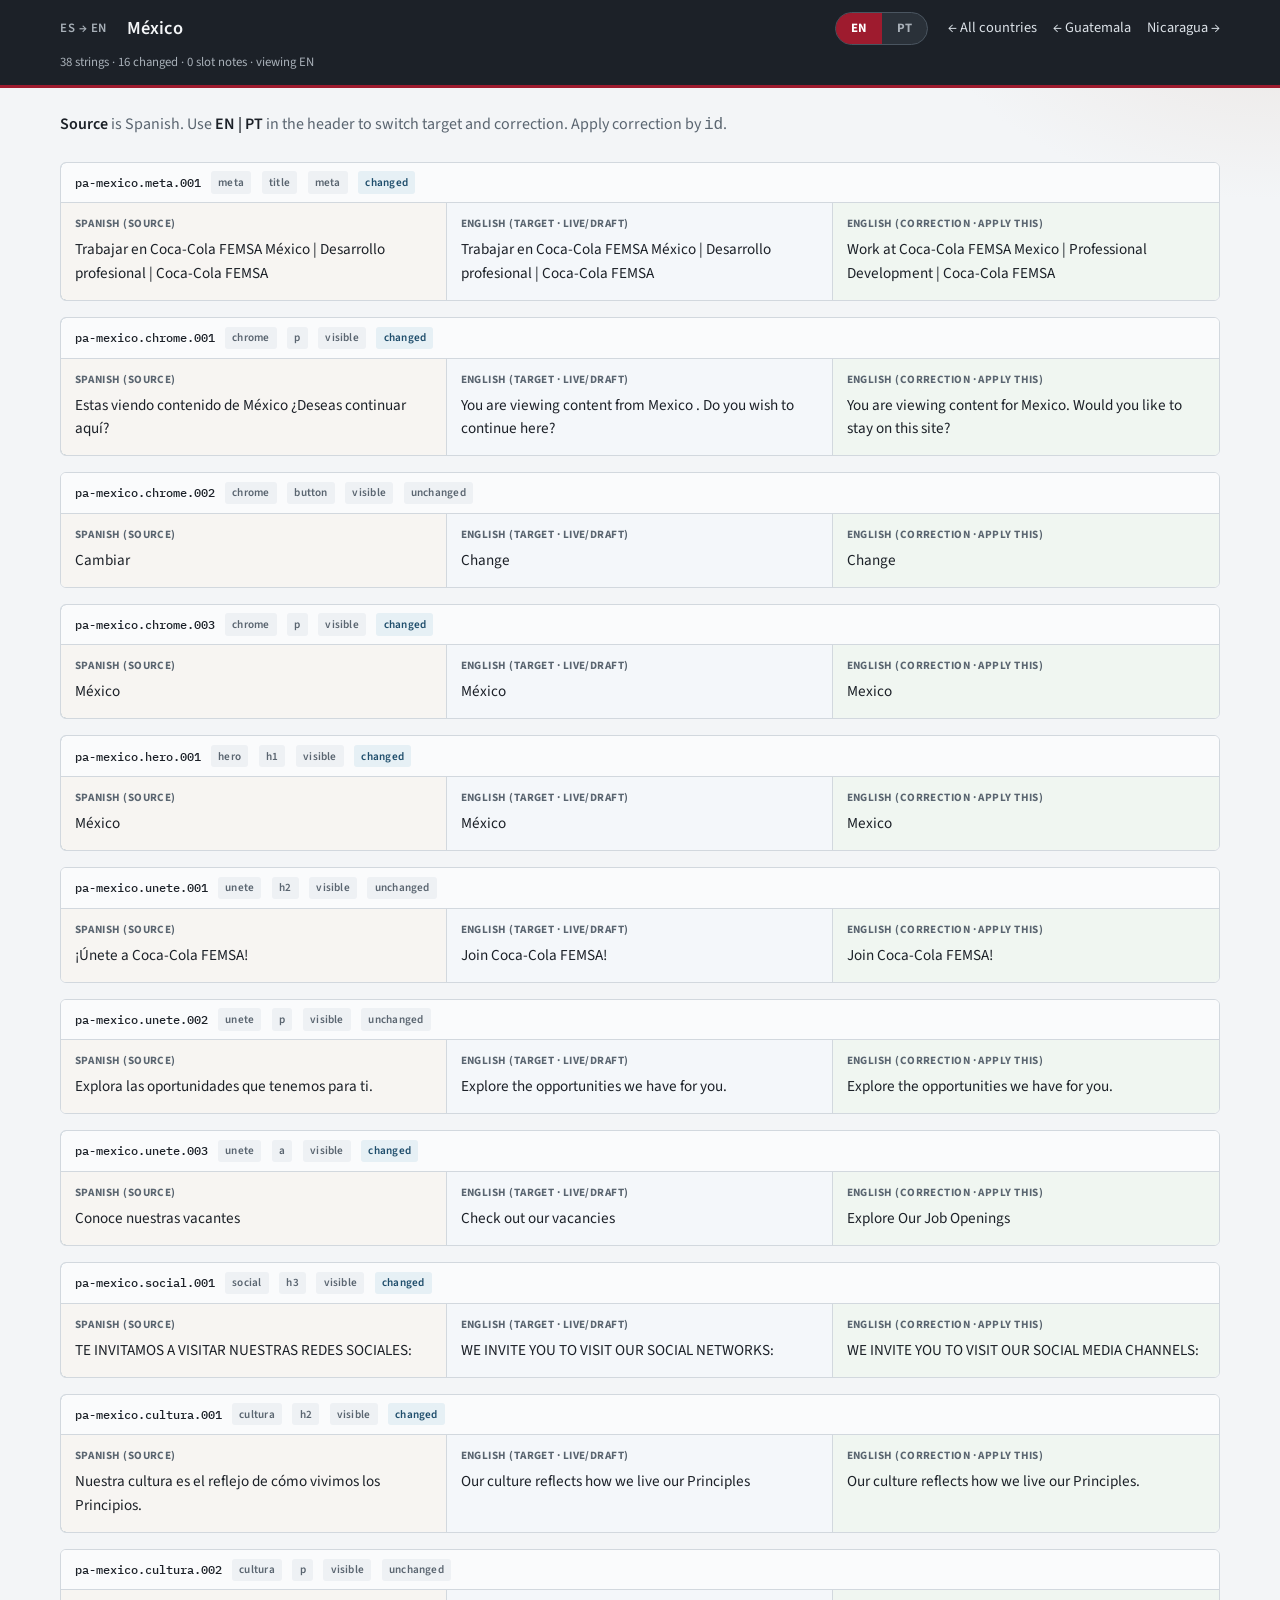
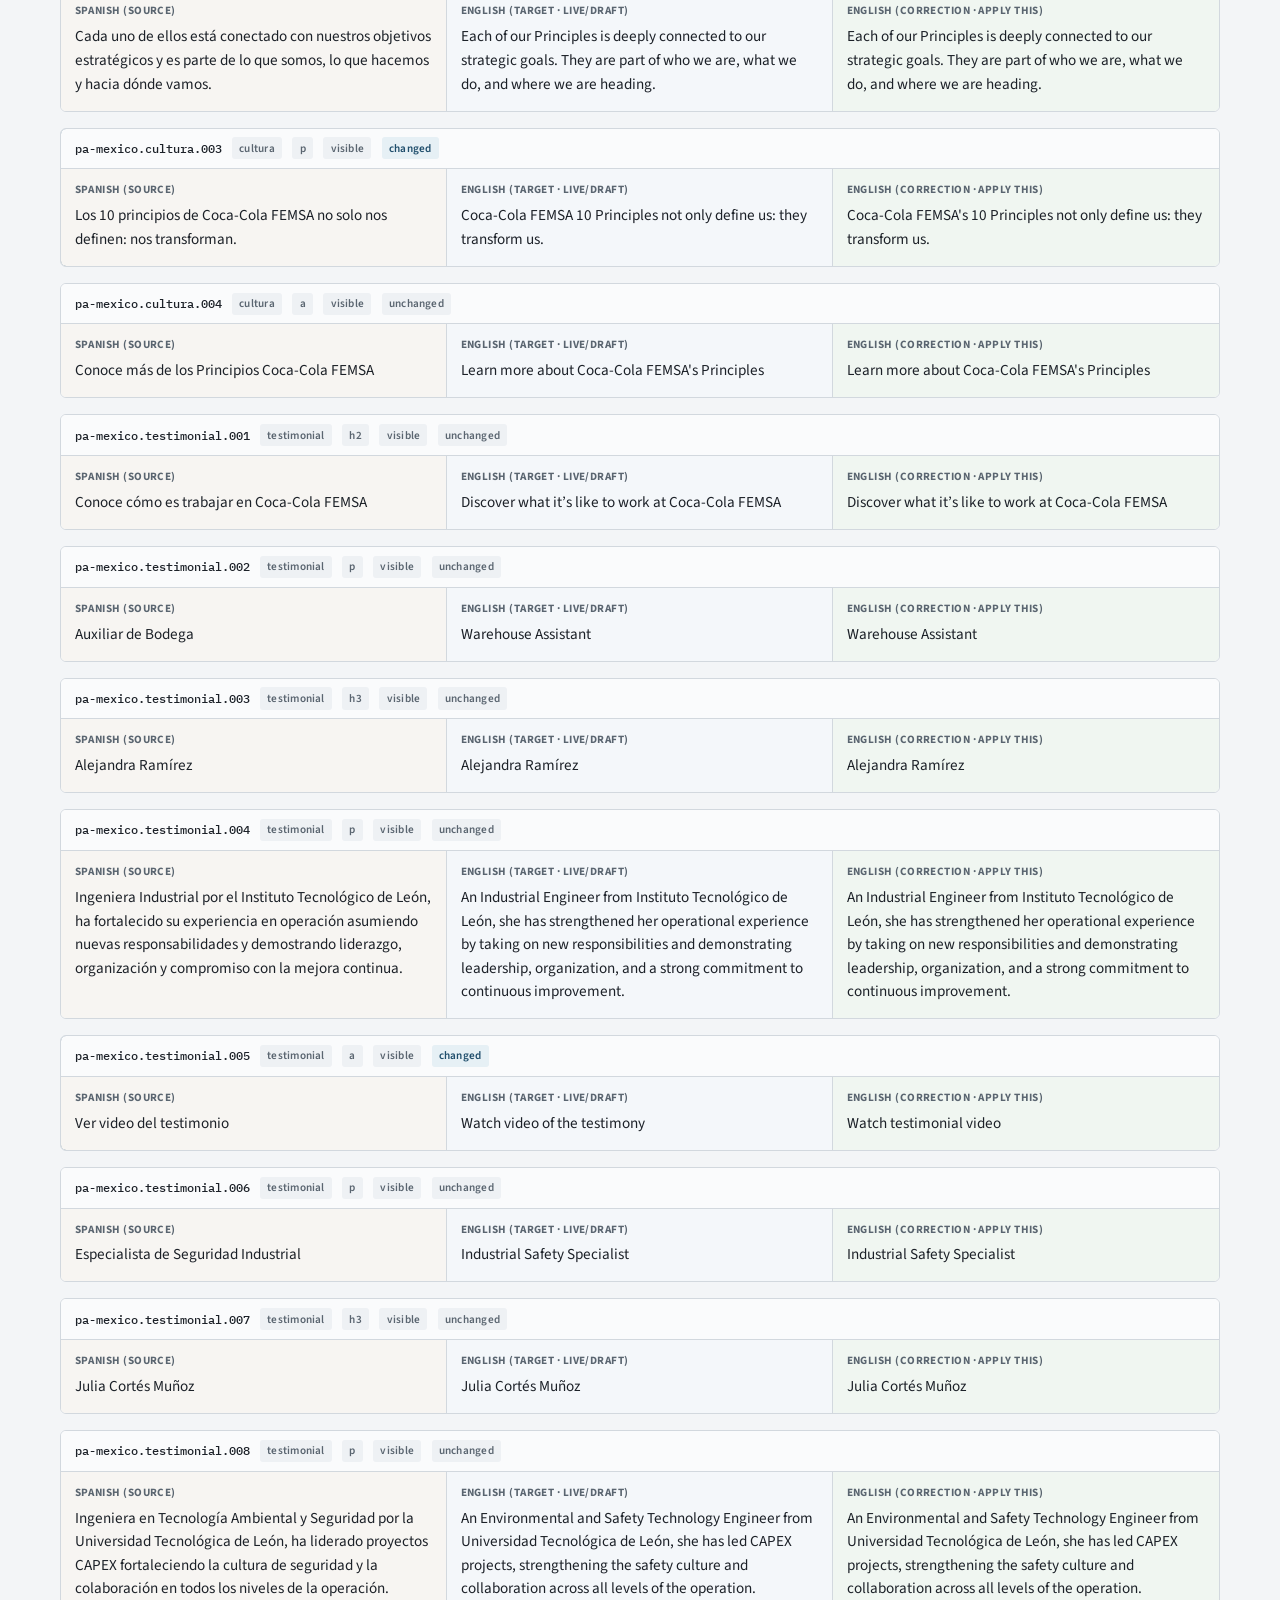
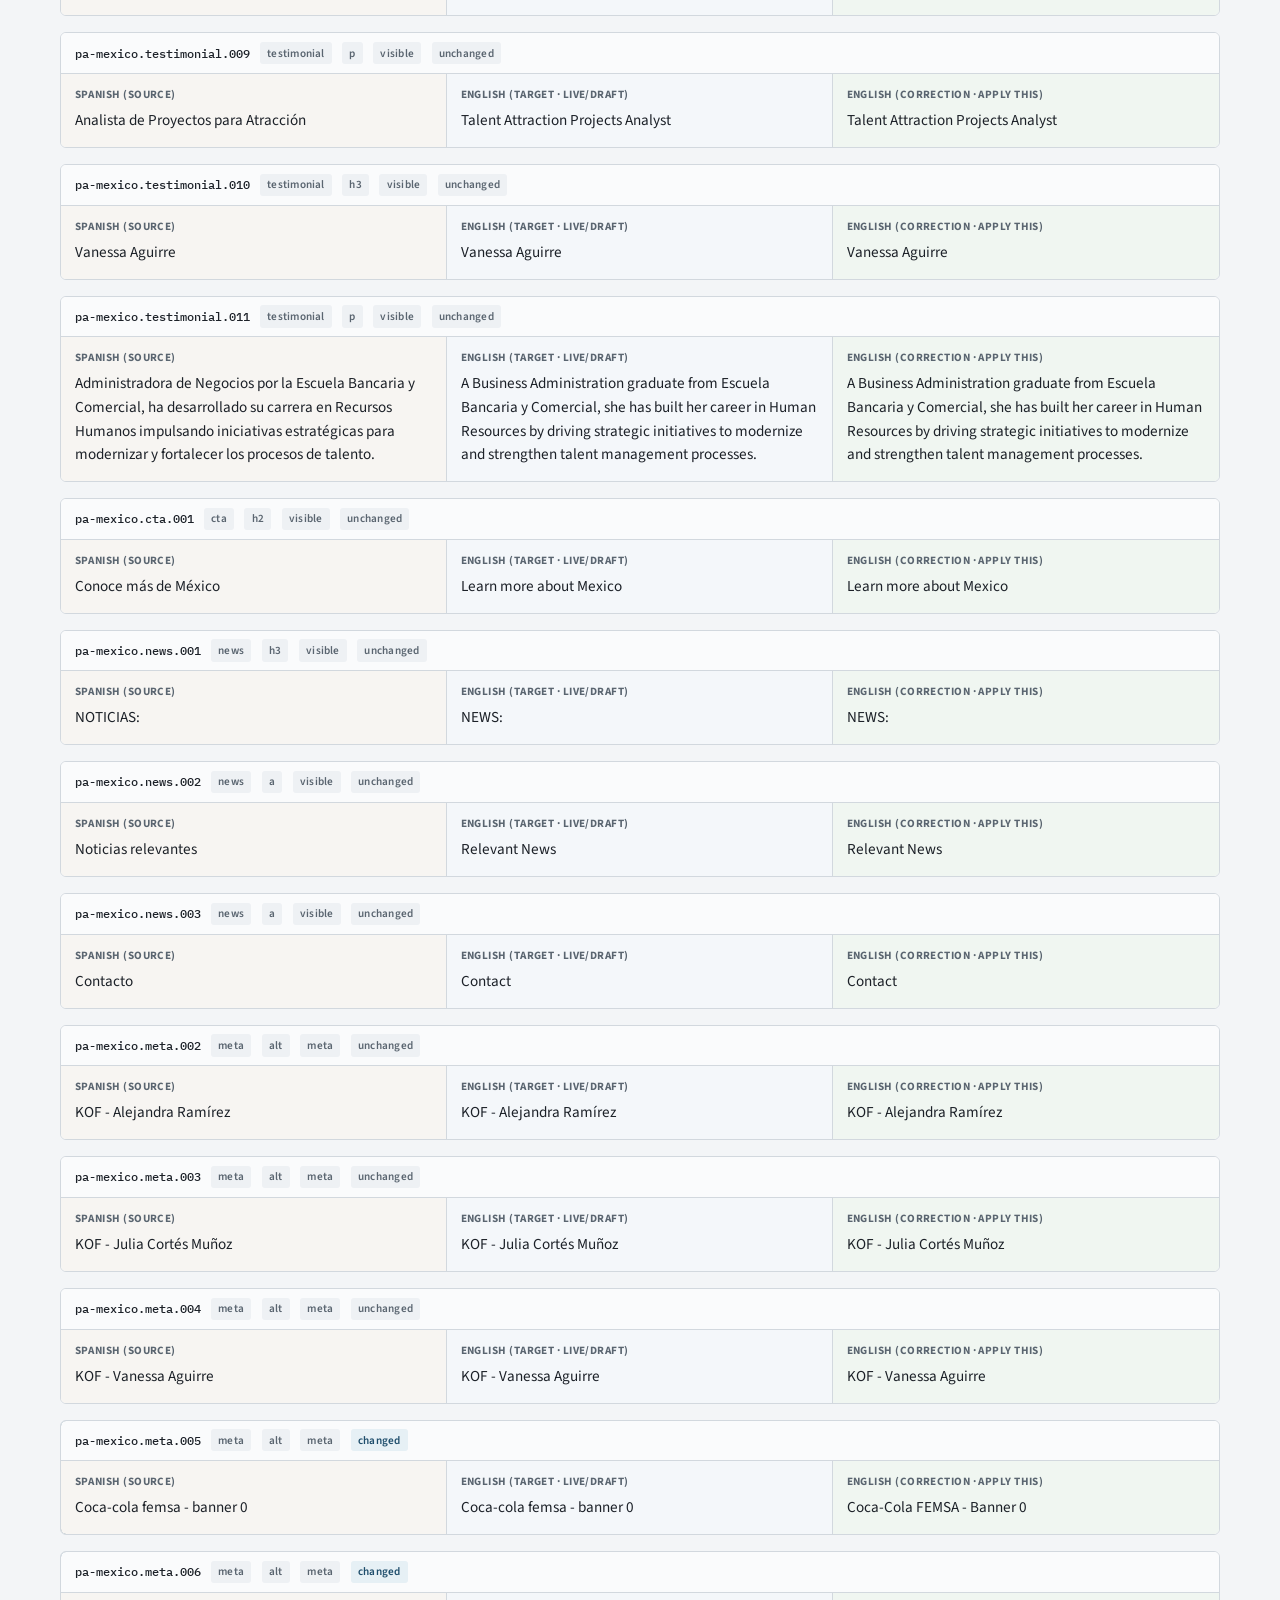
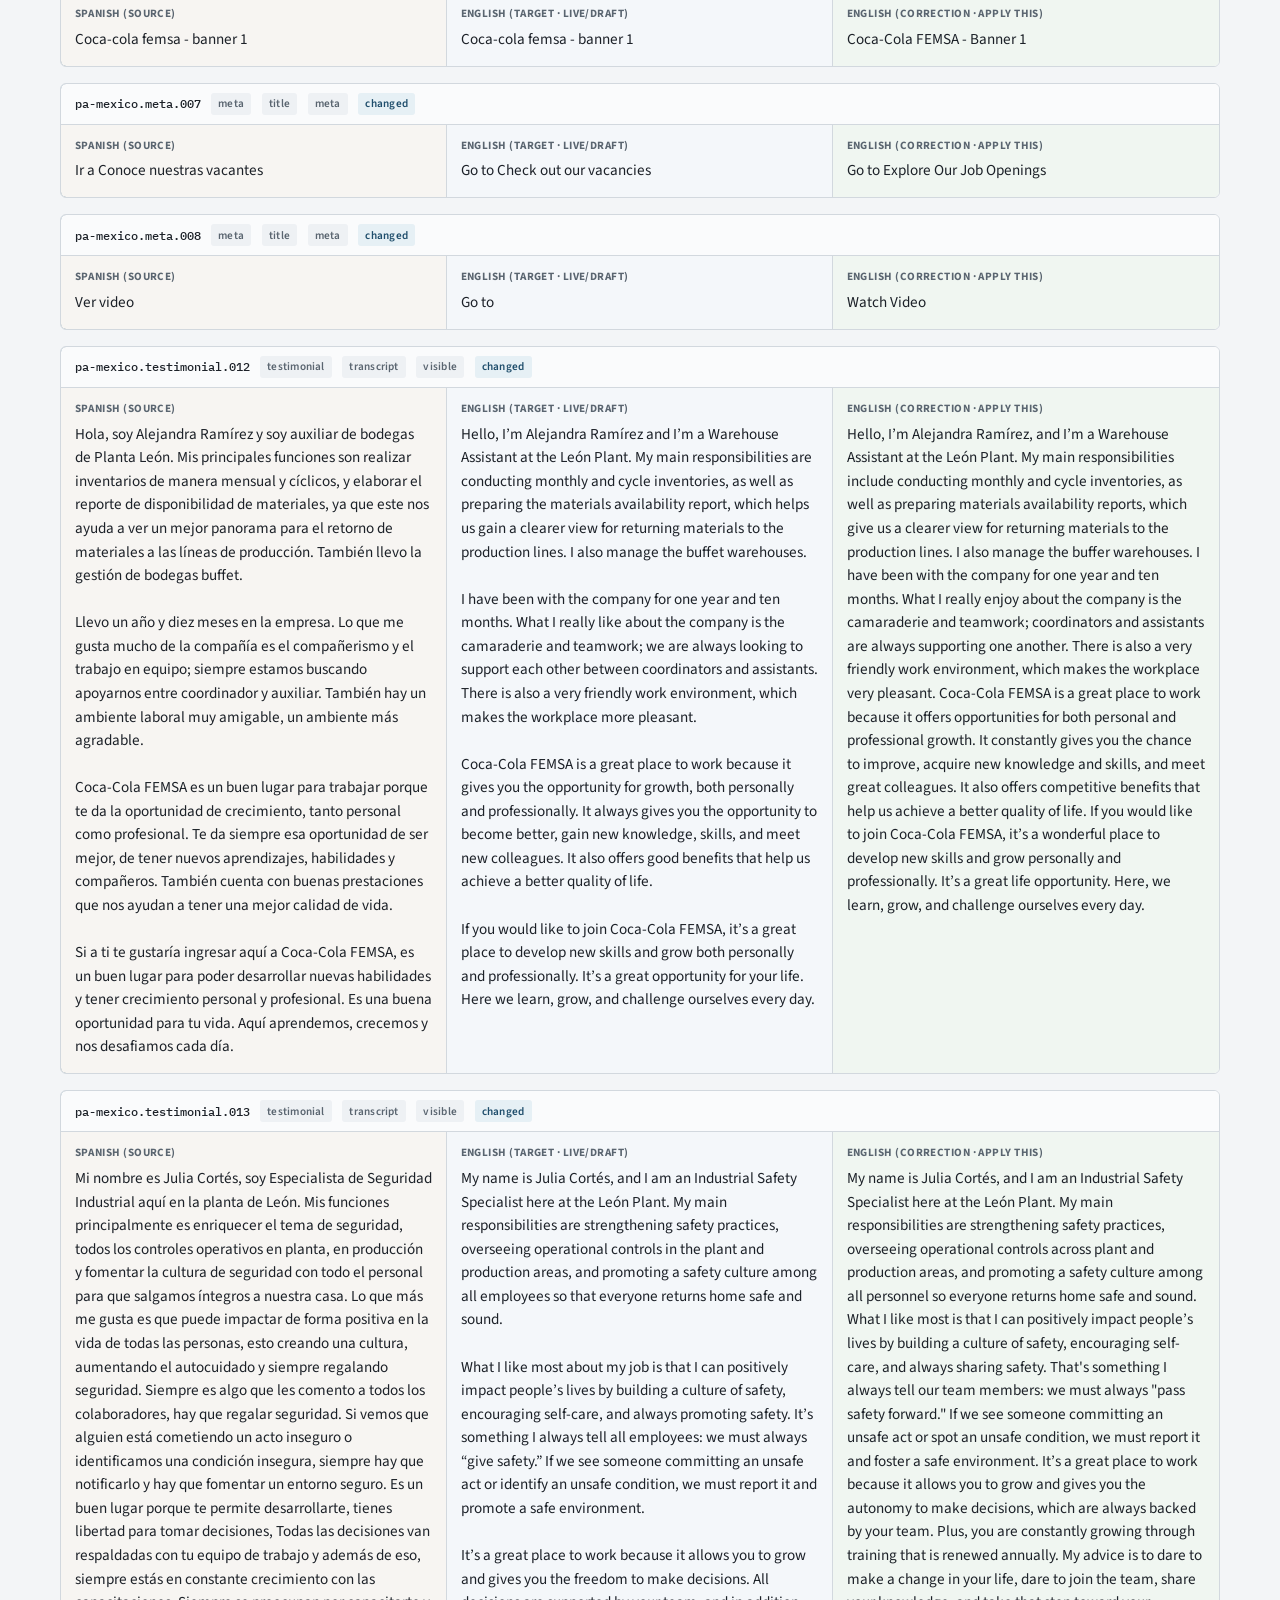
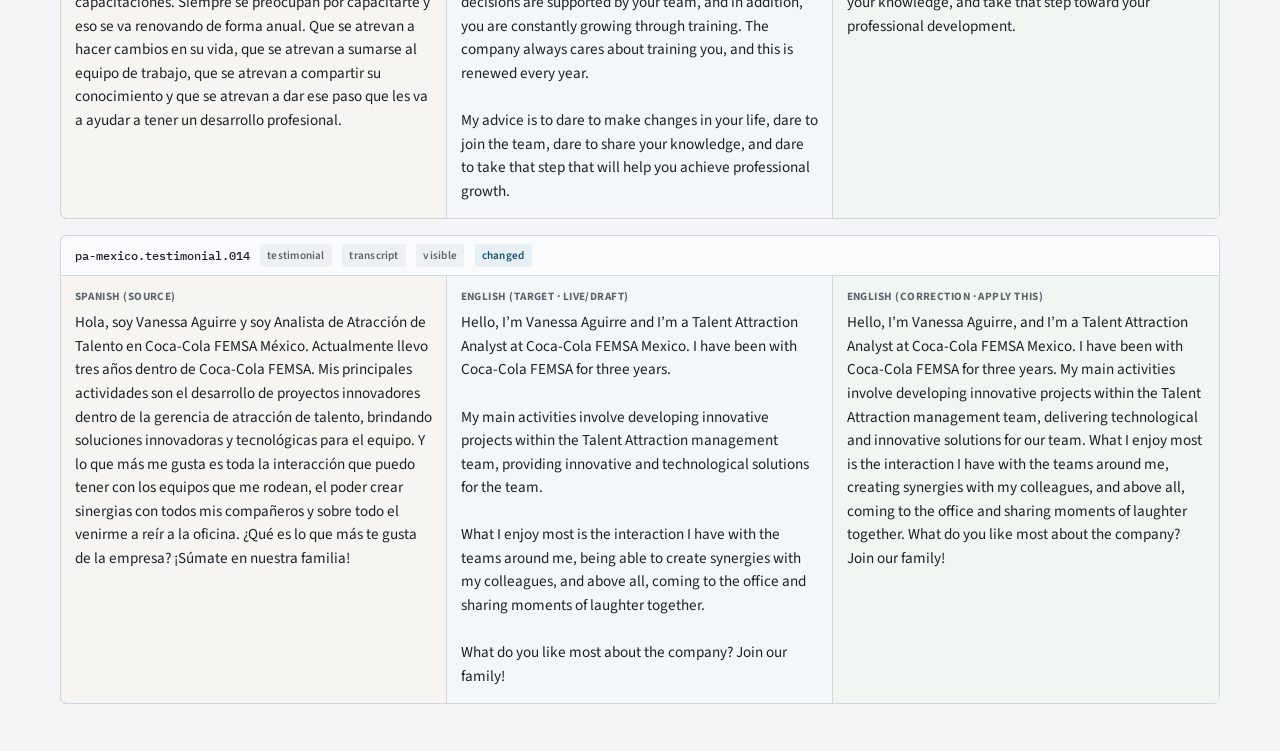
<file: proof-read-delivery/html/mexico.html>
<!DOCTYPE html>
<html lang="en" data-lang="en">
<head>
  <meta charset="utf-8">
  <meta name="viewport" content="width=device-width, initial-scale=1">
  <title>México — corrections</title>
  <link rel="preconnect" href="https://fonts.googleapis.com">
  <link rel="preconnect" href="https://fonts.gstatic.com" crossorigin>
  <link href="https://fonts.googleapis.com/css2?family=IBM+Plex+Mono:wght@400;500&family=Source+Sans+3:wght@400;600;700&display=swap" rel="stylesheet">
  <link rel="stylesheet" href="assets/handoff.css">
</head>
<body>
  <header class="site-header">
    <div class="site-header__inner">
      <div class="site-header__track" data-track-label>ES → EN</div>
      <h1 class="site-header__title">México</h1>
      <div class="lang-switch" role="group" aria-label="Target language">
  <button type="button" class="lang-switch__btn" data-lang-switch="en" aria-pressed="true">EN</button>
  <button type="button" class="lang-switch__btn" data-lang-switch="pt" aria-pressed="false">PT</button>
</div>
      <nav class="site-header__nav"><a href="index.html">← All countries</a>
        <a href="guatemala.html">← Guatemala</a>
        <a href="nicaragua.html">Nicaragua →</a></nav>
      <div class="site-header__meta" data-track-meta data-rows="38" data-blocked="0" data-changed-en="16" data-changed-pt="15">38 strings · EN 16 changed · PT 15 changed · 0 slot notes</div>
    </div>
  </header>
  <main class="wrap">
    <p class="intro">
      <strong>Source</strong> is Spanish. Use <strong>EN | PT</strong> in the header
      to switch target and correction. Apply correction by <code>id</code>.
      
    </p>
    <div class="blocks">
<article class="block block--changed" id="pa-mexico.meta.001" data-id="pa-mexico.meta.001"
  data-blocked=""
  data-target-en="Trabajar en Coca-Cola FEMSA México | Desarrollo profesional | Coca-Cola FEMSA"
  data-correction-en="Work at Coca-Cola FEMSA Mexico | Professional Development | Coca-Cola FEMSA"
  data-changed-en="1"
  data-target-pt="Trabajar en Coca-Cola FEMSA México | Desarrollo profesional | Coca-Cola FEMSA"
  data-correction-pt="Trabalhar em Coca-Cola FEMSA México | Desenvolvimento profissional | Coca-Cola FEMSA"
  data-changed-pt="1">
  <div class="block__head">
    <code class="block__id"><a href="#pa-mexico.meta.001">pa-mexico.meta.001</a></code>
    <span class="tag">meta</span><span class="tag">title</span><span class="tag">meta</span><span class="badge badge--changed" data-status-badge>changed</span>
    
  </div>
  <div class="split">
    <div class="pane pane--source">
      <span class="pane__label">Spanish (source)</span>
      <p class="pane__text">Trabajar en Coca-Cola FEMSA México | Desarrollo profesional | Coca-Cola FEMSA</p>
    </div>
    <div class="pane pane--target">
      <span class="pane__label" data-label-target>English (target · live/draft)</span>
      <p data-pane-target class="pane__text">Trabajar en Coca-Cola FEMSA México | Desarrollo profesional | Coca-Cola FEMSA</p>
    </div>
    <div class="pane pane--correction">
      <span class="pane__label" data-label-correction>English (correction · apply this)</span>
      <p data-pane-correction class="pane__text">Work at Coca-Cola FEMSA Mexico | Professional Development | Coca-Cola FEMSA</p>
    </div>
  </div>
</article>
<article class="block block--changed" id="pa-mexico.chrome.001" data-id="pa-mexico.chrome.001"
  data-blocked=""
  data-target-en="You are viewing content from Mexico . Do you wish to continue here?"
  data-correction-en="You are viewing content for Mexico. Would you like to stay on this site?"
  data-changed-en="1"
  data-target-pt="Está a visualizar conteúdo do México . Deseja continuar aqui?"
  data-correction-pt="Está a visualizar conteúdo do México. Deseja continuar aqui?"
  data-changed-pt="1">
  <div class="block__head">
    <code class="block__id"><a href="#pa-mexico.chrome.001">pa-mexico.chrome.001</a></code>
    <span class="tag">chrome</span><span class="tag">p</span><span class="tag">visible</span><span class="badge badge--changed" data-status-badge>changed</span>
    
  </div>
  <div class="split">
    <div class="pane pane--source">
      <span class="pane__label">Spanish (source)</span>
      <p class="pane__text">Estas viendo contenido de México ¿Deseas continuar aquí?</p>
    </div>
    <div class="pane pane--target">
      <span class="pane__label" data-label-target>English (target · live/draft)</span>
      <p data-pane-target class="pane__text">You are viewing content from Mexico . Do you wish to continue here?</p>
    </div>
    <div class="pane pane--correction">
      <span class="pane__label" data-label-correction>English (correction · apply this)</span>
      <p data-pane-correction class="pane__text">You are viewing content for Mexico. Would you like to stay on this site?</p>
    </div>
  </div>
</article>
<article class="block" id="pa-mexico.chrome.002" data-id="pa-mexico.chrome.002"
  data-blocked=""
  data-target-en="Change"
  data-correction-en="Change"
  data-changed-en=""
  data-target-pt="Escolher"
  data-correction-pt="Escolher"
  data-changed-pt="">
  <div class="block__head">
    <code class="block__id"><a href="#pa-mexico.chrome.002">pa-mexico.chrome.002</a></code>
    <span class="tag">chrome</span><span class="tag">button</span><span class="tag">visible</span><span class="badge badge--same" data-status-badge>unchanged</span>
    
  </div>
  <div class="split">
    <div class="pane pane--source">
      <span class="pane__label">Spanish (source)</span>
      <p class="pane__text">Cambiar</p>
    </div>
    <div class="pane pane--target">
      <span class="pane__label" data-label-target>English (target · live/draft)</span>
      <p data-pane-target class="pane__text">Change</p>
    </div>
    <div class="pane pane--correction">
      <span class="pane__label" data-label-correction>English (correction · apply this)</span>
      <p data-pane-correction class="pane__text">Change</p>
    </div>
  </div>
</article>
<article class="block block--changed" id="pa-mexico.chrome.003" data-id="pa-mexico.chrome.003"
  data-blocked=""
  data-target-en="México"
  data-correction-en="Mexico"
  data-changed-en="1"
  data-target-pt="México"
  data-correction-pt="O México"
  data-changed-pt="1">
  <div class="block__head">
    <code class="block__id"><a href="#pa-mexico.chrome.003">pa-mexico.chrome.003</a></code>
    <span class="tag">chrome</span><span class="tag">p</span><span class="tag">visible</span><span class="badge badge--changed" data-status-badge>changed</span>
    
  </div>
  <div class="split">
    <div class="pane pane--source">
      <span class="pane__label">Spanish (source)</span>
      <p class="pane__text">México</p>
    </div>
    <div class="pane pane--target">
      <span class="pane__label" data-label-target>English (target · live/draft)</span>
      <p data-pane-target class="pane__text">México</p>
    </div>
    <div class="pane pane--correction">
      <span class="pane__label" data-label-correction>English (correction · apply this)</span>
      <p data-pane-correction class="pane__text">Mexico</p>
    </div>
  </div>
</article>
<article class="block block--changed" id="pa-mexico.hero.001" data-id="pa-mexico.hero.001"
  data-blocked=""
  data-target-en="México"
  data-correction-en="Mexico"
  data-changed-en="1"
  data-target-pt="México"
  data-correction-pt="O México"
  data-changed-pt="1">
  <div class="block__head">
    <code class="block__id"><a href="#pa-mexico.hero.001">pa-mexico.hero.001</a></code>
    <span class="tag">hero</span><span class="tag">h1</span><span class="tag">visible</span><span class="badge badge--changed" data-status-badge>changed</span>
    
  </div>
  <div class="split">
    <div class="pane pane--source">
      <span class="pane__label">Spanish (source)</span>
      <p class="pane__text">México</p>
    </div>
    <div class="pane pane--target">
      <span class="pane__label" data-label-target>English (target · live/draft)</span>
      <p data-pane-target class="pane__text">México</p>
    </div>
    <div class="pane pane--correction">
      <span class="pane__label" data-label-correction>English (correction · apply this)</span>
      <p data-pane-correction class="pane__text">Mexico</p>
    </div>
  </div>
</article>
<article class="block" id="pa-mexico.unete.001" data-id="pa-mexico.unete.001"
  data-blocked=""
  data-target-en="Join Coca-Cola FEMSA!"
  data-correction-en="Join Coca-Cola FEMSA!"
  data-changed-en=""
  data-target-pt="Junte-se à Coca-Cola FEMSA!"
  data-correction-pt="Junte-se à Coca-Cola FEMSA!"
  data-changed-pt="">
  <div class="block__head">
    <code class="block__id"><a href="#pa-mexico.unete.001">pa-mexico.unete.001</a></code>
    <span class="tag">unete</span><span class="tag">h2</span><span class="tag">visible</span><span class="badge badge--same" data-status-badge>unchanged</span>
    
  </div>
  <div class="split">
    <div class="pane pane--source">
      <span class="pane__label">Spanish (source)</span>
      <p class="pane__text">¡Únete a Coca-Cola FEMSA!</p>
    </div>
    <div class="pane pane--target">
      <span class="pane__label" data-label-target>English (target · live/draft)</span>
      <p data-pane-target class="pane__text">Join Coca-Cola FEMSA!</p>
    </div>
    <div class="pane pane--correction">
      <span class="pane__label" data-label-correction>English (correction · apply this)</span>
      <p data-pane-correction class="pane__text">Join Coca-Cola FEMSA!</p>
    </div>
  </div>
</article>
<article class="block" id="pa-mexico.unete.002" data-id="pa-mexico.unete.002"
  data-blocked=""
  data-target-en="Explore the opportunities we have for you."
  data-correction-en="Explore the opportunities we have for you."
  data-changed-en=""
  data-target-pt="Explore as oportunidades que temos para você."
  data-correction-pt="Explore as oportunidades que temos para você."
  data-changed-pt="">
  <div class="block__head">
    <code class="block__id"><a href="#pa-mexico.unete.002">pa-mexico.unete.002</a></code>
    <span class="tag">unete</span><span class="tag">p</span><span class="tag">visible</span><span class="badge badge--same" data-status-badge>unchanged</span>
    
  </div>
  <div class="split">
    <div class="pane pane--source">
      <span class="pane__label">Spanish (source)</span>
      <p class="pane__text">Explora las oportunidades que tenemos para ti.</p>
    </div>
    <div class="pane pane--target">
      <span class="pane__label" data-label-target>English (target · live/draft)</span>
      <p data-pane-target class="pane__text">Explore the opportunities we have for you.</p>
    </div>
    <div class="pane pane--correction">
      <span class="pane__label" data-label-correction>English (correction · apply this)</span>
      <p data-pane-correction class="pane__text">Explore the opportunities we have for you.</p>
    </div>
  </div>
</article>
<article class="block block--changed" id="pa-mexico.unete.003" data-id="pa-mexico.unete.003"
  data-blocked=""
  data-target-en="Check out our vacancies"
  data-correction-en="Explore Our Job Openings"
  data-changed-en="1"
  data-target-pt="Confira nossas vagas de emprego"
  data-correction-pt="Conheça nossas vagas de emprego"
  data-changed-pt="1">
  <div class="block__head">
    <code class="block__id"><a href="#pa-mexico.unete.003">pa-mexico.unete.003</a></code>
    <span class="tag">unete</span><span class="tag">a</span><span class="tag">visible</span><span class="badge badge--changed" data-status-badge>changed</span>
    
  </div>
  <div class="split">
    <div class="pane pane--source">
      <span class="pane__label">Spanish (source)</span>
      <p class="pane__text">Conoce nuestras vacantes</p>
    </div>
    <div class="pane pane--target">
      <span class="pane__label" data-label-target>English (target · live/draft)</span>
      <p data-pane-target class="pane__text">Check out our vacancies</p>
    </div>
    <div class="pane pane--correction">
      <span class="pane__label" data-label-correction>English (correction · apply this)</span>
      <p data-pane-correction class="pane__text">Explore Our Job Openings</p>
    </div>
  </div>
</article>
<article class="block block--changed" id="pa-mexico.social.001" data-id="pa-mexico.social.001"
  data-blocked=""
  data-target-en="WE INVITE YOU TO VISIT OUR SOCIAL NETWORKS:"
  data-correction-en="WE INVITE YOU TO VISIT OUR SOCIAL MEDIA CHANNELS:"
  data-changed-en="1"
  data-target-pt="CONVIDAMOS VOCÊ A VISITAR NOSSAS REDES SOCIAIS:"
  data-correction-pt="CONVIDAMOS VOCÊ A VISITAR NOSSAS REDES SOCIAIS:"
  data-changed-pt="">
  <div class="block__head">
    <code class="block__id"><a href="#pa-mexico.social.001">pa-mexico.social.001</a></code>
    <span class="tag">social</span><span class="tag">h3</span><span class="tag">visible</span><span class="badge badge--changed" data-status-badge>changed</span>
    
  </div>
  <div class="split">
    <div class="pane pane--source">
      <span class="pane__label">Spanish (source)</span>
      <p class="pane__text">TE INVITAMOS A VISITAR NUESTRAS REDES SOCIALES:</p>
    </div>
    <div class="pane pane--target">
      <span class="pane__label" data-label-target>English (target · live/draft)</span>
      <p data-pane-target class="pane__text">WE INVITE YOU TO VISIT OUR SOCIAL NETWORKS:</p>
    </div>
    <div class="pane pane--correction">
      <span class="pane__label" data-label-correction>English (correction · apply this)</span>
      <p data-pane-correction class="pane__text">WE INVITE YOU TO VISIT OUR SOCIAL MEDIA CHANNELS:</p>
    </div>
  </div>
</article>
<article class="block block--changed" id="pa-mexico.cultura.001" data-id="pa-mexico.cultura.001"
  data-blocked=""
  data-target-en="Our culture reflects how we live our Principles"
  data-correction-en="Our culture reflects how we live our Principles."
  data-changed-en="1"
  data-target-pt="Nossa cultura é o reflexo de como vivemos os Princípios."
  data-correction-pt="Nossa cultura é o reflexo de como vivemos os Princípios."
  data-changed-pt="">
  <div class="block__head">
    <code class="block__id"><a href="#pa-mexico.cultura.001">pa-mexico.cultura.001</a></code>
    <span class="tag">cultura</span><span class="tag">h2</span><span class="tag">visible</span><span class="badge badge--changed" data-status-badge>changed</span>
    
  </div>
  <div class="split">
    <div class="pane pane--source">
      <span class="pane__label">Spanish (source)</span>
      <p class="pane__text">Nuestra cultura es el reflejo de cómo vivimos los Principios.</p>
    </div>
    <div class="pane pane--target">
      <span class="pane__label" data-label-target>English (target · live/draft)</span>
      <p data-pane-target class="pane__text">Our culture reflects how we live our Principles</p>
    </div>
    <div class="pane pane--correction">
      <span class="pane__label" data-label-correction>English (correction · apply this)</span>
      <p data-pane-correction class="pane__text">Our culture reflects how we live our Principles.</p>
    </div>
  </div>
</article>
<article class="block" id="pa-mexico.cultura.002" data-id="pa-mexico.cultura.002"
  data-blocked=""
  data-target-en="Each of our Principles is deeply connected to our strategic goals. They are part of who we are, what we do, and where we are heading."
  data-correction-en="Each of our Principles is deeply connected to our strategic goals. They are part of who we are, what we do, and where we are heading."
  data-changed-en=""
  data-target-pt="Cada um deles está conectado com nossos objetivos estratégicos e faz parte do que somos, fazemos e do rumo que tomamos."
  data-correction-pt="Cada um deles está conectado com nossos objetivos estratégicos e faz parte do que somos, do que fazemos e do rumo que tomamos."
  data-changed-pt="1">
  <div class="block__head">
    <code class="block__id"><a href="#pa-mexico.cultura.002">pa-mexico.cultura.002</a></code>
    <span class="tag">cultura</span><span class="tag">p</span><span class="tag">visible</span><span class="badge badge--same" data-status-badge>unchanged</span>
    
  </div>
  <div class="split">
    <div class="pane pane--source">
      <span class="pane__label">Spanish (source)</span>
      <p class="pane__text">Cada uno de ellos está conectado con nuestros objetivos estratégicos y es parte de lo que somos, lo que hacemos y hacia dónde vamos.</p>
    </div>
    <div class="pane pane--target">
      <span class="pane__label" data-label-target>English (target · live/draft)</span>
      <p data-pane-target class="pane__text">Each of our Principles is deeply connected to our strategic goals. They are part of who we are, what we do, and where we are heading.</p>
    </div>
    <div class="pane pane--correction">
      <span class="pane__label" data-label-correction>English (correction · apply this)</span>
      <p data-pane-correction class="pane__text">Each of our Principles is deeply connected to our strategic goals. They are part of who we are, what we do, and where we are heading.</p>
    </div>
  </div>
</article>
<article class="block block--changed" id="pa-mexico.cultura.003" data-id="pa-mexico.cultura.003"
  data-blocked=""
  data-target-en="Coca-Cola FEMSA 10 Principles not only define us: they transform us."
  data-correction-en="Coca-Cola FEMSA&#x27;s 10 Principles not only define us: they transform us."
  data-changed-en="1"
  data-target-pt="Os Dez Princípios da Coca-Cola FEMSA não apenas nos definem, mas nos transformam."
  data-correction-pt="Os Dez Princípios da Coca-Cola FEMSA não apenas nos definem, mas também nos transformam."
  data-changed-pt="1">
  <div class="block__head">
    <code class="block__id"><a href="#pa-mexico.cultura.003">pa-mexico.cultura.003</a></code>
    <span class="tag">cultura</span><span class="tag">p</span><span class="tag">visible</span><span class="badge badge--changed" data-status-badge>changed</span>
    
  </div>
  <div class="split">
    <div class="pane pane--source">
      <span class="pane__label">Spanish (source)</span>
      <p class="pane__text">Los 10 principios de Coca-Cola FEMSA no solo nos definen: nos transforman.</p>
    </div>
    <div class="pane pane--target">
      <span class="pane__label" data-label-target>English (target · live/draft)</span>
      <p data-pane-target class="pane__text">Coca-Cola FEMSA 10 Principles not only define us: they transform us.</p>
    </div>
    <div class="pane pane--correction">
      <span class="pane__label" data-label-correction>English (correction · apply this)</span>
      <p data-pane-correction class="pane__text">Coca-Cola FEMSA&#x27;s 10 Principles not only define us: they transform us.</p>
    </div>
  </div>
</article>
<article class="block" id="pa-mexico.cultura.004" data-id="pa-mexico.cultura.004"
  data-blocked=""
  data-target-en="Learn more about Coca-Cola FEMSA&#x27;s Principles"
  data-correction-en="Learn more about Coca-Cola FEMSA&#x27;s Principles"
  data-changed-en=""
  data-target-pt="Saiba mais sobre os Princípios da Coca-Cola FEMSA"
  data-correction-pt="Saiba mais sobre os Princípios da Coca-Cola FEMSA"
  data-changed-pt="">
  <div class="block__head">
    <code class="block__id"><a href="#pa-mexico.cultura.004">pa-mexico.cultura.004</a></code>
    <span class="tag">cultura</span><span class="tag">a</span><span class="tag">visible</span><span class="badge badge--same" data-status-badge>unchanged</span>
    
  </div>
  <div class="split">
    <div class="pane pane--source">
      <span class="pane__label">Spanish (source)</span>
      <p class="pane__text">Conoce más de los Principios Coca-Cola FEMSA</p>
    </div>
    <div class="pane pane--target">
      <span class="pane__label" data-label-target>English (target · live/draft)</span>
      <p data-pane-target class="pane__text">Learn more about Coca-Cola FEMSA&#x27;s Principles</p>
    </div>
    <div class="pane pane--correction">
      <span class="pane__label" data-label-correction>English (correction · apply this)</span>
      <p data-pane-correction class="pane__text">Learn more about Coca-Cola FEMSA&#x27;s Principles</p>
    </div>
  </div>
</article>
<article class="block" id="pa-mexico.testimonial.001" data-id="pa-mexico.testimonial.001"
  data-blocked=""
  data-target-en="Discover what it’s like to work at Coca-Cola FEMSA"
  data-correction-en="Discover what it’s like to work at Coca-Cola FEMSA"
  data-changed-en=""
  data-target-pt="Conheça como é trabalhar na Coca-Cola FEMSA"
  data-correction-pt="Conheça como é trabalhar na Coca-Cola FEMSA"
  data-changed-pt="">
  <div class="block__head">
    <code class="block__id"><a href="#pa-mexico.testimonial.001">pa-mexico.testimonial.001</a></code>
    <span class="tag">testimonial</span><span class="tag">h2</span><span class="tag">visible</span><span class="badge badge--same" data-status-badge>unchanged</span>
    
  </div>
  <div class="split">
    <div class="pane pane--source">
      <span class="pane__label">Spanish (source)</span>
      <p class="pane__text">Conoce cómo es trabajar en Coca-Cola FEMSA</p>
    </div>
    <div class="pane pane--target">
      <span class="pane__label" data-label-target>English (target · live/draft)</span>
      <p data-pane-target class="pane__text">Discover what it’s like to work at Coca-Cola FEMSA</p>
    </div>
    <div class="pane pane--correction">
      <span class="pane__label" data-label-correction>English (correction · apply this)</span>
      <p data-pane-correction class="pane__text">Discover what it’s like to work at Coca-Cola FEMSA</p>
    </div>
  </div>
</article>
<article class="block" id="pa-mexico.testimonial.002" data-id="pa-mexico.testimonial.002"
  data-blocked=""
  data-target-en="Warehouse Assistant"
  data-correction-en="Warehouse Assistant"
  data-changed-en=""
  data-target-pt="Auxiliar de Armazém"
  data-correction-pt="Auxiliar de Armazém"
  data-changed-pt="">
  <div class="block__head">
    <code class="block__id"><a href="#pa-mexico.testimonial.002">pa-mexico.testimonial.002</a></code>
    <span class="tag">testimonial</span><span class="tag">p</span><span class="tag">visible</span><span class="badge badge--same" data-status-badge>unchanged</span>
    
  </div>
  <div class="split">
    <div class="pane pane--source">
      <span class="pane__label">Spanish (source)</span>
      <p class="pane__text">Auxiliar de Bodega</p>
    </div>
    <div class="pane pane--target">
      <span class="pane__label" data-label-target>English (target · live/draft)</span>
      <p data-pane-target class="pane__text">Warehouse Assistant</p>
    </div>
    <div class="pane pane--correction">
      <span class="pane__label" data-label-correction>English (correction · apply this)</span>
      <p data-pane-correction class="pane__text">Warehouse Assistant</p>
    </div>
  </div>
</article>
<article class="block" id="pa-mexico.testimonial.003" data-id="pa-mexico.testimonial.003"
  data-blocked=""
  data-target-en="Alejandra Ramírez"
  data-correction-en="Alejandra Ramírez"
  data-changed-en=""
  data-target-pt="Alejandra Ramírez"
  data-correction-pt="Alejandra Ramírez"
  data-changed-pt="">
  <div class="block__head">
    <code class="block__id"><a href="#pa-mexico.testimonial.003">pa-mexico.testimonial.003</a></code>
    <span class="tag">testimonial</span><span class="tag">h3</span><span class="tag">visible</span><span class="badge badge--same" data-status-badge>unchanged</span>
    
  </div>
  <div class="split">
    <div class="pane pane--source">
      <span class="pane__label">Spanish (source)</span>
      <p class="pane__text">Alejandra Ramírez</p>
    </div>
    <div class="pane pane--target">
      <span class="pane__label" data-label-target>English (target · live/draft)</span>
      <p data-pane-target class="pane__text">Alejandra Ramírez</p>
    </div>
    <div class="pane pane--correction">
      <span class="pane__label" data-label-correction>English (correction · apply this)</span>
      <p data-pane-correction class="pane__text">Alejandra Ramírez</p>
    </div>
  </div>
</article>
<article class="block" id="pa-mexico.testimonial.004" data-id="pa-mexico.testimonial.004"
  data-blocked=""
  data-target-en="An Industrial Engineer from Instituto Tecnológico de León, she has strengthened her operational experience by taking on new responsibilities and demonstrating leadership, organization, and a strong commitment to continuous improvement."
  data-correction-en="An Industrial Engineer from Instituto Tecnológico de León, she has strengthened her operational experience by taking on new responsibilities and demonstrating leadership, organization, and a strong commitment to continuous improvement."
  data-changed-en=""
  data-target-pt="Engenheira Industrial formada pelo Instituto Tecnológico de León, tem fortalecido sua experiência em operações ao assumir novas responsabilidades e demonstrar liderança, organização e compromisso com a melhoria contínua."
  data-correction-pt="Engenheira Industrial formada pelo Instituto Tecnológico de León, tem fortalecido sua experiência em operações ao assumir novas responsabilidades e demonstrar liderança, organização e compromisso com a melhoria contínua."
  data-changed-pt="">
  <div class="block__head">
    <code class="block__id"><a href="#pa-mexico.testimonial.004">pa-mexico.testimonial.004</a></code>
    <span class="tag">testimonial</span><span class="tag">p</span><span class="tag">visible</span><span class="badge badge--same" data-status-badge>unchanged</span>
    
  </div>
  <div class="split">
    <div class="pane pane--source">
      <span class="pane__label">Spanish (source)</span>
      <p class="pane__text">Ingeniera Industrial por el Instituto Tecnológico de León, ha fortalecido su experiencia en operación asumiendo nuevas responsabilidades y demostrando liderazgo, organización y compromiso con la mejora continua.</p>
    </div>
    <div class="pane pane--target">
      <span class="pane__label" data-label-target>English (target · live/draft)</span>
      <p data-pane-target class="pane__text">An Industrial Engineer from Instituto Tecnológico de León, she has strengthened her operational experience by taking on new responsibilities and demonstrating leadership, organization, and a strong commitment to continuous improvement.</p>
    </div>
    <div class="pane pane--correction">
      <span class="pane__label" data-label-correction>English (correction · apply this)</span>
      <p data-pane-correction class="pane__text">An Industrial Engineer from Instituto Tecnológico de León, she has strengthened her operational experience by taking on new responsibilities and demonstrating leadership, organization, and a strong commitment to continuous improvement.</p>
    </div>
  </div>
</article>
<article class="block block--changed" id="pa-mexico.testimonial.005" data-id="pa-mexico.testimonial.005"
  data-blocked=""
  data-target-en="Watch video of the testimony"
  data-correction-en="Watch testimonial video"
  data-changed-en="1"
  data-target-pt="Assista ao vídeo do depoimento"
  data-correction-pt="Assista ao vídeo do testemunho"
  data-changed-pt="1">
  <div class="block__head">
    <code class="block__id"><a href="#pa-mexico.testimonial.005">pa-mexico.testimonial.005</a></code>
    <span class="tag">testimonial</span><span class="tag">a</span><span class="tag">visible</span><span class="badge badge--changed" data-status-badge>changed</span>
    
  </div>
  <div class="split">
    <div class="pane pane--source">
      <span class="pane__label">Spanish (source)</span>
      <p class="pane__text">Ver video del testimonio</p>
    </div>
    <div class="pane pane--target">
      <span class="pane__label" data-label-target>English (target · live/draft)</span>
      <p data-pane-target class="pane__text">Watch video of the testimony</p>
    </div>
    <div class="pane pane--correction">
      <span class="pane__label" data-label-correction>English (correction · apply this)</span>
      <p data-pane-correction class="pane__text">Watch testimonial video</p>
    </div>
  </div>
</article>
<article class="block" id="pa-mexico.testimonial.006" data-id="pa-mexico.testimonial.006"
  data-blocked=""
  data-target-en="Industrial Safety Specialist"
  data-correction-en="Industrial Safety Specialist"
  data-changed-en=""
  data-target-pt="Especialista em Segurança Industrial"
  data-correction-pt="Especialista em Segurança Industrial"
  data-changed-pt="">
  <div class="block__head">
    <code class="block__id"><a href="#pa-mexico.testimonial.006">pa-mexico.testimonial.006</a></code>
    <span class="tag">testimonial</span><span class="tag">p</span><span class="tag">visible</span><span class="badge badge--same" data-status-badge>unchanged</span>
    
  </div>
  <div class="split">
    <div class="pane pane--source">
      <span class="pane__label">Spanish (source)</span>
      <p class="pane__text">Especialista de Seguridad Industrial</p>
    </div>
    <div class="pane pane--target">
      <span class="pane__label" data-label-target>English (target · live/draft)</span>
      <p data-pane-target class="pane__text">Industrial Safety Specialist</p>
    </div>
    <div class="pane pane--correction">
      <span class="pane__label" data-label-correction>English (correction · apply this)</span>
      <p data-pane-correction class="pane__text">Industrial Safety Specialist</p>
    </div>
  </div>
</article>
<article class="block" id="pa-mexico.testimonial.007" data-id="pa-mexico.testimonial.007"
  data-blocked=""
  data-target-en="Julia Cortés Muñoz"
  data-correction-en="Julia Cortés Muñoz"
  data-changed-en=""
  data-target-pt="Julia Cortés Muñoz"
  data-correction-pt="Julia Cortés Muñoz"
  data-changed-pt="">
  <div class="block__head">
    <code class="block__id"><a href="#pa-mexico.testimonial.007">pa-mexico.testimonial.007</a></code>
    <span class="tag">testimonial</span><span class="tag">h3</span><span class="tag">visible</span><span class="badge badge--same" data-status-badge>unchanged</span>
    
  </div>
  <div class="split">
    <div class="pane pane--source">
      <span class="pane__label">Spanish (source)</span>
      <p class="pane__text">Julia Cortés Muñoz</p>
    </div>
    <div class="pane pane--target">
      <span class="pane__label" data-label-target>English (target · live/draft)</span>
      <p data-pane-target class="pane__text">Julia Cortés Muñoz</p>
    </div>
    <div class="pane pane--correction">
      <span class="pane__label" data-label-correction>English (correction · apply this)</span>
      <p data-pane-correction class="pane__text">Julia Cortés Muñoz</p>
    </div>
  </div>
</article>
<article class="block" id="pa-mexico.testimonial.008" data-id="pa-mexico.testimonial.008"
  data-blocked=""
  data-target-en="An Environmental and Safety Technology Engineer from Universidad Tecnológica de León, she has led CAPEX projects, strengthening the safety culture and collaboration across all levels of the operation."
  data-correction-en="An Environmental and Safety Technology Engineer from Universidad Tecnológica de León, she has led CAPEX projects, strengthening the safety culture and collaboration across all levels of the operation."
  data-changed-en=""
  data-target-pt="Engenheira em Tecnologia Ambiental e Segurança pela Universidad Tecnológica de León, liderou projetos CAPEX, fortalecendo a cultura de segurança e a colaboração em todos os níveis da operação."
  data-correction-pt="Engenheira em Tecnologia Ambiental e Segurança pela Universidad Tecnológica de León, liderou projetos de CAPEX, fortalecendo a cultura de segurança e a colaboração em todos os níveis da operação."
  data-changed-pt="1">
  <div class="block__head">
    <code class="block__id"><a href="#pa-mexico.testimonial.008">pa-mexico.testimonial.008</a></code>
    <span class="tag">testimonial</span><span class="tag">p</span><span class="tag">visible</span><span class="badge badge--same" data-status-badge>unchanged</span>
    
  </div>
  <div class="split">
    <div class="pane pane--source">
      <span class="pane__label">Spanish (source)</span>
      <p class="pane__text">Ingeniera en Tecnología Ambiental y Seguridad por la Universidad Tecnológica de León, ha liderado proyectos CAPEX fortaleciendo la cultura de seguridad y la colaboración en todos los niveles de la operación.</p>
    </div>
    <div class="pane pane--target">
      <span class="pane__label" data-label-target>English (target · live/draft)</span>
      <p data-pane-target class="pane__text">An Environmental and Safety Technology Engineer from Universidad Tecnológica de León, she has led CAPEX projects, strengthening the safety culture and collaboration across all levels of the operation.</p>
    </div>
    <div class="pane pane--correction">
      <span class="pane__label" data-label-correction>English (correction · apply this)</span>
      <p data-pane-correction class="pane__text">An Environmental and Safety Technology Engineer from Universidad Tecnológica de León, she has led CAPEX projects, strengthening the safety culture and collaboration across all levels of the operation.</p>
    </div>
  </div>
</article>
<article class="block" id="pa-mexico.testimonial.009" data-id="pa-mexico.testimonial.009"
  data-blocked=""
  data-target-en="Talent Attraction Projects Analyst"
  data-correction-en="Talent Attraction Projects Analyst"
  data-changed-en=""
  data-target-pt="Analista de Projetos de Atração de Talentos"
  data-correction-pt="Analista de Projetos de Atração de Talentos"
  data-changed-pt="">
  <div class="block__head">
    <code class="block__id"><a href="#pa-mexico.testimonial.009">pa-mexico.testimonial.009</a></code>
    <span class="tag">testimonial</span><span class="tag">p</span><span class="tag">visible</span><span class="badge badge--same" data-status-badge>unchanged</span>
    
  </div>
  <div class="split">
    <div class="pane pane--source">
      <span class="pane__label">Spanish (source)</span>
      <p class="pane__text">Analista de Proyectos para Atracción</p>
    </div>
    <div class="pane pane--target">
      <span class="pane__label" data-label-target>English (target · live/draft)</span>
      <p data-pane-target class="pane__text">Talent Attraction Projects Analyst</p>
    </div>
    <div class="pane pane--correction">
      <span class="pane__label" data-label-correction>English (correction · apply this)</span>
      <p data-pane-correction class="pane__text">Talent Attraction Projects Analyst</p>
    </div>
  </div>
</article>
<article class="block" id="pa-mexico.testimonial.010" data-id="pa-mexico.testimonial.010"
  data-blocked=""
  data-target-en="Vanessa Aguirre"
  data-correction-en="Vanessa Aguirre"
  data-changed-en=""
  data-target-pt="Vanessa Aguirre"
  data-correction-pt="Vanessa Aguirre"
  data-changed-pt="">
  <div class="block__head">
    <code class="block__id"><a href="#pa-mexico.testimonial.010">pa-mexico.testimonial.010</a></code>
    <span class="tag">testimonial</span><span class="tag">h3</span><span class="tag">visible</span><span class="badge badge--same" data-status-badge>unchanged</span>
    
  </div>
  <div class="split">
    <div class="pane pane--source">
      <span class="pane__label">Spanish (source)</span>
      <p class="pane__text">Vanessa Aguirre</p>
    </div>
    <div class="pane pane--target">
      <span class="pane__label" data-label-target>English (target · live/draft)</span>
      <p data-pane-target class="pane__text">Vanessa Aguirre</p>
    </div>
    <div class="pane pane--correction">
      <span class="pane__label" data-label-correction>English (correction · apply this)</span>
      <p data-pane-correction class="pane__text">Vanessa Aguirre</p>
    </div>
  </div>
</article>
<article class="block" id="pa-mexico.testimonial.011" data-id="pa-mexico.testimonial.011"
  data-blocked=""
  data-target-en="A Business Administration graduate from Escuela Bancaria y Comercial, she has built her career in Human Resources by driving strategic initiatives to modernize and strengthen talent management processes."
  data-correction-en="A Business Administration graduate from Escuela Bancaria y Comercial, she has built her career in Human Resources by driving strategic initiatives to modernize and strengthen talent management processes."
  data-changed-en=""
  data-target-pt="Formada em Administração de Negócios pela Escuela Bancaria y Comercial, desenvolveu sua carreira em Recursos Humanos impulsionando iniciativas estratégicas para modernizar e fortalecer os processos de gestão de talentos."
  data-correction-pt="Formada em Administração de Negócios pela Escuela Bancaria y Comercial, desenvolveu sua carreira em Recursos Humanos impulsionando iniciativas estratégicas para modernizar e fortalecer os processos de gestão de talentos."
  data-changed-pt="">
  <div class="block__head">
    <code class="block__id"><a href="#pa-mexico.testimonial.011">pa-mexico.testimonial.011</a></code>
    <span class="tag">testimonial</span><span class="tag">p</span><span class="tag">visible</span><span class="badge badge--same" data-status-badge>unchanged</span>
    
  </div>
  <div class="split">
    <div class="pane pane--source">
      <span class="pane__label">Spanish (source)</span>
      <p class="pane__text">Administradora de Negocios por la Escuela Bancaria y Comercial, ha desarrollado su carrera en Recursos Humanos impulsando iniciativas estratégicas para modernizar y fortalecer los procesos de talento.</p>
    </div>
    <div class="pane pane--target">
      <span class="pane__label" data-label-target>English (target · live/draft)</span>
      <p data-pane-target class="pane__text">A Business Administration graduate from Escuela Bancaria y Comercial, she has built her career in Human Resources by driving strategic initiatives to modernize and strengthen talent management processes.</p>
    </div>
    <div class="pane pane--correction">
      <span class="pane__label" data-label-correction>English (correction · apply this)</span>
      <p data-pane-correction class="pane__text">A Business Administration graduate from Escuela Bancaria y Comercial, she has built her career in Human Resources by driving strategic initiatives to modernize and strengthen talent management processes.</p>
    </div>
  </div>
</article>
<article class="block" id="pa-mexico.cta.001" data-id="pa-mexico.cta.001"
  data-blocked=""
  data-target-en="Learn more about Mexico"
  data-correction-en="Learn more about Mexico"
  data-changed-en=""
  data-target-pt="Saiba mais sobre o México"
  data-correction-pt="Saiba mais sobre O México"
  data-changed-pt="1">
  <div class="block__head">
    <code class="block__id"><a href="#pa-mexico.cta.001">pa-mexico.cta.001</a></code>
    <span class="tag">cta</span><span class="tag">h2</span><span class="tag">visible</span><span class="badge badge--same" data-status-badge>unchanged</span>
    
  </div>
  <div class="split">
    <div class="pane pane--source">
      <span class="pane__label">Spanish (source)</span>
      <p class="pane__text">Conoce más de México</p>
    </div>
    <div class="pane pane--target">
      <span class="pane__label" data-label-target>English (target · live/draft)</span>
      <p data-pane-target class="pane__text">Learn more about Mexico</p>
    </div>
    <div class="pane pane--correction">
      <span class="pane__label" data-label-correction>English (correction · apply this)</span>
      <p data-pane-correction class="pane__text">Learn more about Mexico</p>
    </div>
  </div>
</article>
<article class="block" id="pa-mexico.news.001" data-id="pa-mexico.news.001"
  data-blocked=""
  data-target-en="NEWS:"
  data-correction-en="NEWS:"
  data-changed-en=""
  data-target-pt="NOTÍCIAS:"
  data-correction-pt="NOTÍCIAS:"
  data-changed-pt="">
  <div class="block__head">
    <code class="block__id"><a href="#pa-mexico.news.001">pa-mexico.news.001</a></code>
    <span class="tag">news</span><span class="tag">h3</span><span class="tag">visible</span><span class="badge badge--same" data-status-badge>unchanged</span>
    
  </div>
  <div class="split">
    <div class="pane pane--source">
      <span class="pane__label">Spanish (source)</span>
      <p class="pane__text">NOTICIAS:</p>
    </div>
    <div class="pane pane--target">
      <span class="pane__label" data-label-target>English (target · live/draft)</span>
      <p data-pane-target class="pane__text">NEWS:</p>
    </div>
    <div class="pane pane--correction">
      <span class="pane__label" data-label-correction>English (correction · apply this)</span>
      <p data-pane-correction class="pane__text">NEWS:</p>
    </div>
  </div>
</article>
<article class="block" id="pa-mexico.news.002" data-id="pa-mexico.news.002"
  data-blocked=""
  data-target-en="Relevant News"
  data-correction-en="Relevant News"
  data-changed-en=""
  data-target-pt="Noticias relevantes"
  data-correction-pt="Notícias relevantes"
  data-changed-pt="1">
  <div class="block__head">
    <code class="block__id"><a href="#pa-mexico.news.002">pa-mexico.news.002</a></code>
    <span class="tag">news</span><span class="tag">a</span><span class="tag">visible</span><span class="badge badge--same" data-status-badge>unchanged</span>
    
  </div>
  <div class="split">
    <div class="pane pane--source">
      <span class="pane__label">Spanish (source)</span>
      <p class="pane__text">Noticias relevantes</p>
    </div>
    <div class="pane pane--target">
      <span class="pane__label" data-label-target>English (target · live/draft)</span>
      <p data-pane-target class="pane__text">Relevant News</p>
    </div>
    <div class="pane pane--correction">
      <span class="pane__label" data-label-correction>English (correction · apply this)</span>
      <p data-pane-correction class="pane__text">Relevant News</p>
    </div>
  </div>
</article>
<article class="block" id="pa-mexico.news.003" data-id="pa-mexico.news.003"
  data-blocked=""
  data-target-en="Contact"
  data-correction-en="Contact"
  data-changed-en=""
  data-target-pt="Contato"
  data-correction-pt="Contato"
  data-changed-pt="">
  <div class="block__head">
    <code class="block__id"><a href="#pa-mexico.news.003">pa-mexico.news.003</a></code>
    <span class="tag">news</span><span class="tag">a</span><span class="tag">visible</span><span class="badge badge--same" data-status-badge>unchanged</span>
    
  </div>
  <div class="split">
    <div class="pane pane--source">
      <span class="pane__label">Spanish (source)</span>
      <p class="pane__text">Contacto</p>
    </div>
    <div class="pane pane--target">
      <span class="pane__label" data-label-target>English (target · live/draft)</span>
      <p data-pane-target class="pane__text">Contact</p>
    </div>
    <div class="pane pane--correction">
      <span class="pane__label" data-label-correction>English (correction · apply this)</span>
      <p data-pane-correction class="pane__text">Contact</p>
    </div>
  </div>
</article>
<article class="block" id="pa-mexico.meta.002" data-id="pa-mexico.meta.002"
  data-blocked=""
  data-target-en="KOF - Alejandra Ramírez"
  data-correction-en="KOF - Alejandra Ramírez"
  data-changed-en=""
  data-target-pt="KOF - Alejandra Ramírez"
  data-correction-pt="KOF - Alejandra Ramírez"
  data-changed-pt="">
  <div class="block__head">
    <code class="block__id"><a href="#pa-mexico.meta.002">pa-mexico.meta.002</a></code>
    <span class="tag">meta</span><span class="tag">alt</span><span class="tag">meta</span><span class="badge badge--same" data-status-badge>unchanged</span>
    
  </div>
  <div class="split">
    <div class="pane pane--source">
      <span class="pane__label">Spanish (source)</span>
      <p class="pane__text">KOF - Alejandra Ramírez</p>
    </div>
    <div class="pane pane--target">
      <span class="pane__label" data-label-target>English (target · live/draft)</span>
      <p data-pane-target class="pane__text">KOF - Alejandra Ramírez</p>
    </div>
    <div class="pane pane--correction">
      <span class="pane__label" data-label-correction>English (correction · apply this)</span>
      <p data-pane-correction class="pane__text">KOF - Alejandra Ramírez</p>
    </div>
  </div>
</article>
<article class="block" id="pa-mexico.meta.003" data-id="pa-mexico.meta.003"
  data-blocked=""
  data-target-en="KOF - Julia Cortés Muñoz"
  data-correction-en="KOF - Julia Cortés Muñoz"
  data-changed-en=""
  data-target-pt="KOF - Julia Cortés Muñoz"
  data-correction-pt="KOF - Julia Cortés Muñoz"
  data-changed-pt="">
  <div class="block__head">
    <code class="block__id"><a href="#pa-mexico.meta.003">pa-mexico.meta.003</a></code>
    <span class="tag">meta</span><span class="tag">alt</span><span class="tag">meta</span><span class="badge badge--same" data-status-badge>unchanged</span>
    
  </div>
  <div class="split">
    <div class="pane pane--source">
      <span class="pane__label">Spanish (source)</span>
      <p class="pane__text">KOF - Julia Cortés Muñoz</p>
    </div>
    <div class="pane pane--target">
      <span class="pane__label" data-label-target>English (target · live/draft)</span>
      <p data-pane-target class="pane__text">KOF - Julia Cortés Muñoz</p>
    </div>
    <div class="pane pane--correction">
      <span class="pane__label" data-label-correction>English (correction · apply this)</span>
      <p data-pane-correction class="pane__text">KOF - Julia Cortés Muñoz</p>
    </div>
  </div>
</article>
<article class="block" id="pa-mexico.meta.004" data-id="pa-mexico.meta.004"
  data-blocked=""
  data-target-en="KOF - Vanessa Aguirre"
  data-correction-en="KOF - Vanessa Aguirre"
  data-changed-en=""
  data-target-pt="KOF - Vanessa Aguirre"
  data-correction-pt="KOF - Vanessa Aguirre"
  data-changed-pt="">
  <div class="block__head">
    <code class="block__id"><a href="#pa-mexico.meta.004">pa-mexico.meta.004</a></code>
    <span class="tag">meta</span><span class="tag">alt</span><span class="tag">meta</span><span class="badge badge--same" data-status-badge>unchanged</span>
    
  </div>
  <div class="split">
    <div class="pane pane--source">
      <span class="pane__label">Spanish (source)</span>
      <p class="pane__text">KOF - Vanessa Aguirre</p>
    </div>
    <div class="pane pane--target">
      <span class="pane__label" data-label-target>English (target · live/draft)</span>
      <p data-pane-target class="pane__text">KOF - Vanessa Aguirre</p>
    </div>
    <div class="pane pane--correction">
      <span class="pane__label" data-label-correction>English (correction · apply this)</span>
      <p data-pane-correction class="pane__text">KOF - Vanessa Aguirre</p>
    </div>
  </div>
</article>
<article class="block block--changed" id="pa-mexico.meta.005" data-id="pa-mexico.meta.005"
  data-blocked=""
  data-target-en="Coca-cola femsa - banner 0"
  data-correction-en="Coca-Cola FEMSA - Banner 0"
  data-changed-en="1"
  data-target-pt="Coca-cola femsa - banner 0"
  data-correction-pt="Coca-cola femsa - banner 0"
  data-changed-pt="">
  <div class="block__head">
    <code class="block__id"><a href="#pa-mexico.meta.005">pa-mexico.meta.005</a></code>
    <span class="tag">meta</span><span class="tag">alt</span><span class="tag">meta</span><span class="badge badge--changed" data-status-badge>changed</span>
    
  </div>
  <div class="split">
    <div class="pane pane--source">
      <span class="pane__label">Spanish (source)</span>
      <p class="pane__text">Coca-cola femsa - banner 0</p>
    </div>
    <div class="pane pane--target">
      <span class="pane__label" data-label-target>English (target · live/draft)</span>
      <p data-pane-target class="pane__text">Coca-cola femsa - banner 0</p>
    </div>
    <div class="pane pane--correction">
      <span class="pane__label" data-label-correction>English (correction · apply this)</span>
      <p data-pane-correction class="pane__text">Coca-Cola FEMSA - Banner 0</p>
    </div>
  </div>
</article>
<article class="block block--changed" id="pa-mexico.meta.006" data-id="pa-mexico.meta.006"
  data-blocked=""
  data-target-en="Coca-cola femsa - banner 1"
  data-correction-en="Coca-Cola FEMSA - Banner 1"
  data-changed-en="1"
  data-target-pt="Coca-cola femsa - banner 1"
  data-correction-pt="Coca-cola femsa - banner 1"
  data-changed-pt="">
  <div class="block__head">
    <code class="block__id"><a href="#pa-mexico.meta.006">pa-mexico.meta.006</a></code>
    <span class="tag">meta</span><span class="tag">alt</span><span class="tag">meta</span><span class="badge badge--changed" data-status-badge>changed</span>
    
  </div>
  <div class="split">
    <div class="pane pane--source">
      <span class="pane__label">Spanish (source)</span>
      <p class="pane__text">Coca-cola femsa - banner 1</p>
    </div>
    <div class="pane pane--target">
      <span class="pane__label" data-label-target>English (target · live/draft)</span>
      <p data-pane-target class="pane__text">Coca-cola femsa - banner 1</p>
    </div>
    <div class="pane pane--correction">
      <span class="pane__label" data-label-correction>English (correction · apply this)</span>
      <p data-pane-correction class="pane__text">Coca-Cola FEMSA - Banner 1</p>
    </div>
  </div>
</article>
<article class="block block--changed" id="pa-mexico.meta.007" data-id="pa-mexico.meta.007"
  data-blocked=""
  data-target-en="Go to Check out our vacancies"
  data-correction-en="Go to Explore Our Job Openings"
  data-changed-en="1"
  data-target-pt="Vá para Confira nossas vagas de emprego."
  data-correction-pt="Vá para Conheça nossas vagas de emprego."
  data-changed-pt="1">
  <div class="block__head">
    <code class="block__id"><a href="#pa-mexico.meta.007">pa-mexico.meta.007</a></code>
    <span class="tag">meta</span><span class="tag">title</span><span class="tag">meta</span><span class="badge badge--changed" data-status-badge>changed</span>
    
  </div>
  <div class="split">
    <div class="pane pane--source">
      <span class="pane__label">Spanish (source)</span>
      <p class="pane__text">Ir a Conoce nuestras vacantes</p>
    </div>
    <div class="pane pane--target">
      <span class="pane__label" data-label-target>English (target · live/draft)</span>
      <p data-pane-target class="pane__text">Go to Check out our vacancies</p>
    </div>
    <div class="pane pane--correction">
      <span class="pane__label" data-label-correction>English (correction · apply this)</span>
      <p data-pane-correction class="pane__text">Go to Explore Our Job Openings</p>
    </div>
  </div>
</article>
<article class="block block--changed" id="pa-mexico.meta.008" data-id="pa-mexico.meta.008"
  data-blocked=""
  data-target-en="Go to"
  data-correction-en="Watch Video"
  data-changed-en="1"
  data-target-pt="Vá para"
  data-correction-pt="Vá para"
  data-changed-pt="">
  <div class="block__head">
    <code class="block__id"><a href="#pa-mexico.meta.008">pa-mexico.meta.008</a></code>
    <span class="tag">meta</span><span class="tag">title</span><span class="tag">meta</span><span class="badge badge--changed" data-status-badge>changed</span>
    
  </div>
  <div class="split">
    <div class="pane pane--source">
      <span class="pane__label">Spanish (source)</span>
      <p class="pane__text">Ver video</p>
    </div>
    <div class="pane pane--target">
      <span class="pane__label" data-label-target>English (target · live/draft)</span>
      <p data-pane-target class="pane__text">Go to</p>
    </div>
    <div class="pane pane--correction">
      <span class="pane__label" data-label-correction>English (correction · apply this)</span>
      <p data-pane-correction class="pane__text">Watch Video</p>
    </div>
  </div>
</article>
<article class="block block--changed" id="pa-mexico.testimonial.012" data-id="pa-mexico.testimonial.012"
  data-blocked=""
  data-target-en="Hello, I’m Alejandra Ramírez and I’m a Warehouse Assistant at the León Plant. My main responsibilities are conducting monthly and cycle inventories, as well as preparing the materials availability report, which helps us gain a clearer view for returning materials to the production lines. I also manage the buffet warehouses.

I have been with the company for one year and ten months. What I really like about the company is the camaraderie and teamwork; we are always looking to support each other between coordinators and assistants. There is also a very friendly work environment, which makes the workplace more pleasant.

Coca-Cola FEMSA is a great place to work because it gives you the opportunity for growth, both personally and professionally. It always gives you the opportunity to become better, gain new knowledge, skills, and meet new colleagues. It also offers good benefits that help us achieve a better quality of life.

If you would like to join Coca-Cola FEMSA, it’s a great place to develop new skills and grow both personally and professionally. It’s a great opportunity for your life. Here we learn, grow, and challenge ourselves every day."
  data-correction-en="Hello, I’m Alejandra Ramírez, and I’m a Warehouse Assistant at the León Plant. My main responsibilities include conducting monthly and cycle inventories, as well as preparing materials availability reports, which give us a clearer view for returning materials to the production lines. I also manage the buffer warehouses. I have been with the company for one year and ten months. What I really enjoy about the company is the camaraderie and teamwork; coordinators and assistants are always supporting one another. There is also a very friendly work environment, which makes the workplace very pleasant. Coca-Cola FEMSA is a great place to work because it offers opportunities for both personal and professional growth. It constantly gives you the chance to improve, acquire new knowledge and skills, and meet great colleagues. It also offers competitive benefits that help us achieve a better quality of life. If you would like to join Coca-Cola FEMSA, it’s a wonderful place to develop new skills and grow personally and professionally. It’s a great life opportunity. Here, we learn, grow, and challenge ourselves every day."
  data-changed-en="1"
  data-target-pt="Olá, sou Alejandra Ramírez e sou auxiliar de armazém na Planta León. Minhas principais funções são realizar inventários mensais e cíclicos, além de elaborar o relatório de disponibilidade de materiais, que nos ajuda a ter uma visão mais clara para o retorno de materiais às linhas de produção. Também sou responsável pela gestão dos armazéns buffet.

Estou na empresa há um ano e dez meses. O que eu mais gosto na companhia é o companheirismo e o trabalho em equipe; estamos sempre buscando nos apoiar entre coordenadores e auxiliares. Também existe um ambiente de trabalho muito amigável, o que torna o dia a dia mais agradável.

A Coca-Cola FEMSA é um ótimo lugar para trabalhar porque oferece oportunidades de crescimento, tanto pessoal quanto profissional. Sempre te dá a oportunidade de ser melhor, adquirir novos conhecimentos, habilidades e conhecer novos colegas. Além disso, oferece bons benefícios que nos ajudam a ter uma melhor qualidade de vida.

Se você gostaria de ingressar na Coca-Cola FEMSA, este é um ótimo lugar para desenvolver novas habilidades e crescer pessoal e profissionalmente. É uma grande oportunidade para a sua vida. Aqui aprendemos, crescemos e nos desafiamos todos os dias."
  data-correction-pt="Olá, sou Alejandra Ramírez. Sou auxiliar de armazém na Planta León. Minhas principais funções são realizar inventários mensais e cíclicos, além de elaborar o relatório de disponibilidade de materiais, que nos ajuda a ter uma visão mais clara sobre o retorno de materiais às linhas de produção. Também sou responsável pela gestão dos armazéns do buffet.
Estou na empresa há um ano e dez meses. O que eu mais gosto na companhia é o companheirismo e o trabalho em equipe; estamos sempre buscando nos apoiar entre coordenadores e auxiliares. Também há um ambiente de trabalho muito amigável, o que torna o dia a dia mais agradável.
A Coca-Cola FEMSA é um lugar ótimo para trabalhar porque oferece oportunidades de crescimento, tanto pessoal quanto profissional. Sempre te dá a oportunidade de ser melhor, adquirir novos conhecimentos, habilidades e conhecer novos colegas. Além disso, oferece bons benefícios que nos ajudam a ter uma melhor qualidade de vida.
Se você gostaria de ingressar na Coca-Cola FEMSA, este é um lugar ótimo para desenvolver novas habilidades e crescer pessoal e profissionalmente. É uma grande oportunidade para a sua vida. Aqui aprendemos, crescemos e nos desafiamos todos os dias."
  data-changed-pt="1">
  <div class="block__head">
    <code class="block__id"><a href="#pa-mexico.testimonial.012">pa-mexico.testimonial.012</a></code>
    <span class="tag">testimonial</span><span class="tag">transcript</span><span class="tag">visible</span><span class="badge badge--changed" data-status-badge>changed</span>
    
  </div>
  <div class="split">
    <div class="pane pane--source">
      <span class="pane__label">Spanish (source)</span>
      <p class="pane__text">Hola, soy Alejandra Ramírez y soy auxiliar de bodegas de Planta León. Mis principales funciones son realizar inventarios de manera mensual y cíclicos, y elaborar el reporte de disponibilidad de materiales, ya que este nos ayuda a ver un mejor panorama para el retorno de materiales a las líneas de producción. También llevo la gestión de bodegas buffet.

Llevo un año y diez meses en la empresa. Lo que me gusta mucho de la compañía es el compañerismo y el trabajo en equipo; siempre estamos buscando apoyarnos entre coordinador y auxiliar. También hay un ambiente laboral muy amigable, un ambiente más agradable.

Coca-Cola FEMSA es un buen lugar para trabajar porque te da la oportunidad de crecimiento, tanto personal como profesional. Te da siempre esa oportunidad de ser mejor, de tener nuevos aprendizajes, habilidades y compañeros. También cuenta con buenas prestaciones que nos ayudan a tener una mejor calidad de vida.

Si a ti te gustaría ingresar aquí a Coca-Cola FEMSA, es un buen lugar para poder desarrollar nuevas habilidades y tener crecimiento personal y profesional. Es una buena oportunidad para tu vida. Aquí aprendemos, crecemos y nos desafiamos cada día.</p>
    </div>
    <div class="pane pane--target">
      <span class="pane__label" data-label-target>English (target · live/draft)</span>
      <p data-pane-target class="pane__text">Hello, I’m Alejandra Ramírez and I’m a Warehouse Assistant at the León Plant. My main responsibilities are conducting monthly and cycle inventories, as well as preparing the materials availability report, which helps us gain a clearer view for returning materials to the production lines. I also manage the buffet warehouses.

I have been with the company for one year and ten months. What I really like about the company is the camaraderie and teamwork; we are always looking to support each other between coordinators and assistants. There is also a very friendly work environment, which makes the workplace more pleasant.

Coca-Cola FEMSA is a great place to work because it gives you the opportunity for growth, both personally and professionally. It always gives you the opportunity to become better, gain new knowledge, skills, and meet new colleagues. It also offers good benefits that help us achieve a better quality of life.

If you would like to join Coca-Cola FEMSA, it’s a great place to develop new skills and grow both personally and professionally. It’s a great opportunity for your life. Here we learn, grow, and challenge ourselves every day.</p>
    </div>
    <div class="pane pane--correction">
      <span class="pane__label" data-label-correction>English (correction · apply this)</span>
      <p data-pane-correction class="pane__text">Hello, I’m Alejandra Ramírez, and I’m a Warehouse Assistant at the León Plant. My main responsibilities include conducting monthly and cycle inventories, as well as preparing materials availability reports, which give us a clearer view for returning materials to the production lines. I also manage the buffer warehouses. I have been with the company for one year and ten months. What I really enjoy about the company is the camaraderie and teamwork; coordinators and assistants are always supporting one another. There is also a very friendly work environment, which makes the workplace very pleasant. Coca-Cola FEMSA is a great place to work because it offers opportunities for both personal and professional growth. It constantly gives you the chance to improve, acquire new knowledge and skills, and meet great colleagues. It also offers competitive benefits that help us achieve a better quality of life. If you would like to join Coca-Cola FEMSA, it’s a wonderful place to develop new skills and grow personally and professionally. It’s a great life opportunity. Here, we learn, grow, and challenge ourselves every day.</p>
    </div>
  </div>
</article>
<article class="block block--changed" id="pa-mexico.testimonial.013" data-id="pa-mexico.testimonial.013"
  data-blocked=""
  data-target-en="My name is Julia Cortés, and I am an Industrial Safety Specialist here at the León Plant. My main responsibilities are strengthening safety practices, overseeing operational controls in the plant and production areas, and promoting a safety culture among all employees so that everyone returns home safe and sound.

What I like most about my job is that I can positively impact people’s lives by building a culture of safety, encouraging self-care, and always promoting safety. It’s something I always tell all employees: we must always “give safety.” If we see someone committing an unsafe act or identify an unsafe condition, we must report it and promote a safe environment.

It’s a great place to work because it allows you to grow and gives you the freedom to make decisions. All decisions are supported by your team, and in addition, you are constantly growing through training. The company always cares about training you, and this is renewed every year.

My advice is to dare to make changes in your life, dare to join the team, dare to share your knowledge, and dare to take that step that will help you achieve professional growth."
  data-correction-en="My name is Julia Cortés, and I am an Industrial Safety Specialist here at the León Plant. My main responsibilities are strengthening safety practices, overseeing operational controls across plant and production areas, and promoting a safety culture among all personnel so everyone returns home safe and sound. What I like most is that I can positively impact people’s lives by building a culture of safety, encouraging self-care, and always sharing safety. That&#x27;s something I always tell our team members: we must always &quot;pass safety forward.&quot; If we see someone committing an unsafe act or spot an unsafe condition, we must report it and foster a safe environment. It’s a great place to work because it allows you to grow and gives you the autonomy to make decisions, which are always backed by your team. Plus, you are constantly growing through training that is renewed annually. My advice is to dare to make a change in your life, dare to join the team, share your knowledge, and take that step toward your professional development."
  data-changed-en="1"
  data-target-pt="Meu nome é Julia Cortés e sou Especialista em Segurança Industrial aqui na Planta León. Minhas principais funções são fortalecer os temas de segurança, supervisionar todos os controles operacionais na planta e na produção, e promover a cultura de segurança entre todos os colaboradores para que todos retornem para casa em segurança.

O que eu mais gosto no meu trabalho é poder impactar positivamente a vida das pessoas, criando uma cultura de segurança, incentivando o autocuidado e sempre promovendo segurança. É algo que sempre digo a todos os colaboradores: precisamos sempre “oferecer segurança”. Se vemos alguém cometendo um ato inseguro ou identificamos uma condição insegura, devemos notificá-la e promover um ambiente seguro.

É um ótimo lugar para trabalhar porque permite o seu desenvolvimento e dá liberdade para tomar decisões. Todas as decisões são apoiadas pela equipe de trabalho e, além disso, você está em constante crescimento por meio de treinamentos. A empresa sempre se preocupa em capacitar você, e isso é renovado anualmente.

Minha recomendação é que as pessoas tenham coragem de fazer mudanças em suas vidas, de se juntar à equipe, de compartilhar seu conhecimento e de dar esse passo que ajudará no seu desenvolvimento profissional."
  data-correction-pt="Meu nome é Julia Cortés e sou Especialista em Segurança Industrial aqui na Planta León. Minhas principais funções são fortalecer os temas de segurança, supervisionar todos os controles operacionais na planta e na produção, e promover a cultura de segurança entre todos os colaboradores para que todos retornem para casa em segurança.
O que eu mais gosto no meu trabalho é poder impactar positivamente a vida das pessoas, criando uma cultura de segurança, incentivando o autocuidado e sempre promovendo segurança. É algo que sempre digo a todos os colaboradores: precisamos sempre de “oferecer segurança”. Se vemos alguém cometendo um ato inseguro ou identificamos uma condição insegura, devemos notificá-la e promover um ambiente seguro.
É um lugar ótimo para trabalhar porque permite o seu desenvolvimento e dá liberdade para tomar decisões. Todas as decisões são apoiadas pela equipe de trabalho e, além disso, você está em constante crescimento por meio de treinamentos. A empresa sempre se preocupa em capacitar você, e isso é renovado anualmente.
Minha recomendação é que as pessoas tenham coragem de fazer mudanças em suas vidas, de se juntar à equipe, de compartilhar seu conhecimento e de dar esse passo que ajudará no seu desenvolvimento profissional."
  data-changed-pt="1">
  <div class="block__head">
    <code class="block__id"><a href="#pa-mexico.testimonial.013">pa-mexico.testimonial.013</a></code>
    <span class="tag">testimonial</span><span class="tag">transcript</span><span class="tag">visible</span><span class="badge badge--changed" data-status-badge>changed</span>
    
  </div>
  <div class="split">
    <div class="pane pane--source">
      <span class="pane__label">Spanish (source)</span>
      <p class="pane__text">Mi nombre es Julia Cortés, soy Especialista de Seguridad Industrial aquí en la planta de León. Mis funciones principalmente es enriquecer el tema de seguridad, todos los controles operativos en planta, en producción y fomentar la cultura de seguridad con todo el personal para que salgamos íntegros a nuestra casa. Lo que más me gusta es que puede impactar de forma positiva en la vida de todas las personas, esto creando una cultura, aumentando el autocuidado y siempre regalando seguridad. Siempre es algo que les comento a todos los colaboradores, hay que regalar seguridad. Si vemos que alguien está cometiendo un acto inseguro o identificamos una condición insegura, siempre hay que notificarlo y hay que fomentar un entorno seguro. Es un buen lugar porque te permite desarrollarte, tienes libertad para tomar decisiones, Todas las decisiones van respaldadas con tu equipo de trabajo y además de eso, siempre estás en constante crecimiento con las capacitaciones. Siempre se preocupan por capacitarte y eso se va renovando de forma anual. Que se atrevan a hacer cambios en su vida, que se atrevan a sumarse al equipo de trabajo, que se atrevan a compartir su conocimiento y que se atrevan a dar ese paso que les va a ayudar a tener un desarrollo profesional.</p>
    </div>
    <div class="pane pane--target">
      <span class="pane__label" data-label-target>English (target · live/draft)</span>
      <p data-pane-target class="pane__text">My name is Julia Cortés, and I am an Industrial Safety Specialist here at the León Plant. My main responsibilities are strengthening safety practices, overseeing operational controls in the plant and production areas, and promoting a safety culture among all employees so that everyone returns home safe and sound.

What I like most about my job is that I can positively impact people’s lives by building a culture of safety, encouraging self-care, and always promoting safety. It’s something I always tell all employees: we must always “give safety.” If we see someone committing an unsafe act or identify an unsafe condition, we must report it and promote a safe environment.

It’s a great place to work because it allows you to grow and gives you the freedom to make decisions. All decisions are supported by your team, and in addition, you are constantly growing through training. The company always cares about training you, and this is renewed every year.

My advice is to dare to make changes in your life, dare to join the team, dare to share your knowledge, and dare to take that step that will help you achieve professional growth.</p>
    </div>
    <div class="pane pane--correction">
      <span class="pane__label" data-label-correction>English (correction · apply this)</span>
      <p data-pane-correction class="pane__text">My name is Julia Cortés, and I am an Industrial Safety Specialist here at the León Plant. My main responsibilities are strengthening safety practices, overseeing operational controls across plant and production areas, and promoting a safety culture among all personnel so everyone returns home safe and sound. What I like most is that I can positively impact people’s lives by building a culture of safety, encouraging self-care, and always sharing safety. That&#x27;s something I always tell our team members: we must always &quot;pass safety forward.&quot; If we see someone committing an unsafe act or spot an unsafe condition, we must report it and foster a safe environment. It’s a great place to work because it allows you to grow and gives you the autonomy to make decisions, which are always backed by your team. Plus, you are constantly growing through training that is renewed annually. My advice is to dare to make a change in your life, dare to join the team, share your knowledge, and take that step toward your professional development.</p>
    </div>
  </div>
</article>
<article class="block block--changed" id="pa-mexico.testimonial.014" data-id="pa-mexico.testimonial.014"
  data-blocked=""
  data-target-en="Hello, I’m Vanessa Aguirre and I’m a Talent Attraction Analyst at Coca-Cola FEMSA Mexico. I have been with Coca-Cola FEMSA for three years.

My main activities involve developing innovative projects within the Talent Attraction management team, providing innovative and technological solutions for the team.

What I enjoy most is the interaction I have with the teams around me, being able to create synergies with my colleagues, and above all, coming to the office and sharing moments of laughter together.

What do you like most about the company? Join our family!"
  data-correction-en="Hello, I’m Vanessa Aguirre, and I’m a Talent Attraction Analyst at Coca-Cola FEMSA Mexico. I have been with Coca-Cola FEMSA for three years. My main activities involve developing innovative projects within the Talent Attraction management team, delivering technological and innovative solutions for our team. What I enjoy most is the interaction I have with the teams around me, creating synergies with my colleagues, and above all, coming to the office and sharing moments of laughter together. What do you like most about the company? Join our family!"
  data-changed-en="1"
  data-target-pt="Olá, sou Vanessa Aguirre e sou Analista de Atração de Talentos na Coca-Cola FEMSA México. Atualmente estou há três anos na Coca-Cola FEMSA.

Minhas principais atividades são o desenvolvimento de projetos inovadores dentro da gerência de atração de talentos, oferecendo soluções inovadoras e tecnológicas para a equipe.

O que eu mais gosto é de toda a interação que tenho com as equipes ao meu redor, poder criar sinergias com meus colegas e, acima de tudo, vir ao escritório e compartilhar momentos de alegria.

O que você mais gosta na empresa? Venha fazer parte da nossa família!"
  data-correction-pt="Olá, sou Vanessa Aguirre. Sou Analista de Atração de Talentos na Coca-Cola FEMSA México. Atualmente estou há três anos na Coca-Cola FEMSA.
Minhas principais atividades são o desenvolvimento de projetos inovadores dentro da gerência de atração de talentos, oferecendo soluções inovadoras e tecnológicas para a equipe.
O que eu mais gosto é de toda a interação que tenho com as equipes ao meu redor, poder criar sinergias com meus colegas e, acima de tudo, vir ao escritório e compartilhar momentos de alegria.
O que você mais gosta na empresa? Venha fazer parte da nossa família!"
  data-changed-pt="1">
  <div class="block__head">
    <code class="block__id"><a href="#pa-mexico.testimonial.014">pa-mexico.testimonial.014</a></code>
    <span class="tag">testimonial</span><span class="tag">transcript</span><span class="tag">visible</span><span class="badge badge--changed" data-status-badge>changed</span>
    
  </div>
  <div class="split">
    <div class="pane pane--source">
      <span class="pane__label">Spanish (source)</span>
      <p class="pane__text">Hola, soy Vanessa Aguirre y soy Analista de Atracción de Talento en Coca-Cola FEMSA México. Actualmente llevo tres años dentro de Coca-Cola FEMSA. Mis principales actividades son el desarrollo de proyectos innovadores dentro de la gerencia de atracción de talento, brindando soluciones innovadoras y tecnológicas para el equipo. Y lo que más me gusta es toda la interacción que puedo tener con los equipos que me rodean, el poder crear sinergias con todos mis compañeros y sobre todo el venirme a reír a la oficina. ¿Qué es lo que más te gusta de la empresa? ¡Súmate en nuestra familia!</p>
    </div>
    <div class="pane pane--target">
      <span class="pane__label" data-label-target>English (target · live/draft)</span>
      <p data-pane-target class="pane__text">Hello, I’m Vanessa Aguirre and I’m a Talent Attraction Analyst at Coca-Cola FEMSA Mexico. I have been with Coca-Cola FEMSA for three years.

My main activities involve developing innovative projects within the Talent Attraction management team, providing innovative and technological solutions for the team.

What I enjoy most is the interaction I have with the teams around me, being able to create synergies with my colleagues, and above all, coming to the office and sharing moments of laughter together.

What do you like most about the company? Join our family!</p>
    </div>
    <div class="pane pane--correction">
      <span class="pane__label" data-label-correction>English (correction · apply this)</span>
      <p data-pane-correction class="pane__text">Hello, I’m Vanessa Aguirre, and I’m a Talent Attraction Analyst at Coca-Cola FEMSA Mexico. I have been with Coca-Cola FEMSA for three years. My main activities involve developing innovative projects within the Talent Attraction management team, delivering technological and innovative solutions for our team. What I enjoy most is the interaction I have with the teams around me, creating synergies with my colleagues, and above all, coming to the office and sharing moments of laughter together. What do you like most about the company? Join our family!</p>
    </div>
  </div>
</article>

    </div>

  </main>
  <script src="assets/handoff.js" defer></script>
</body>
</html>
</file>
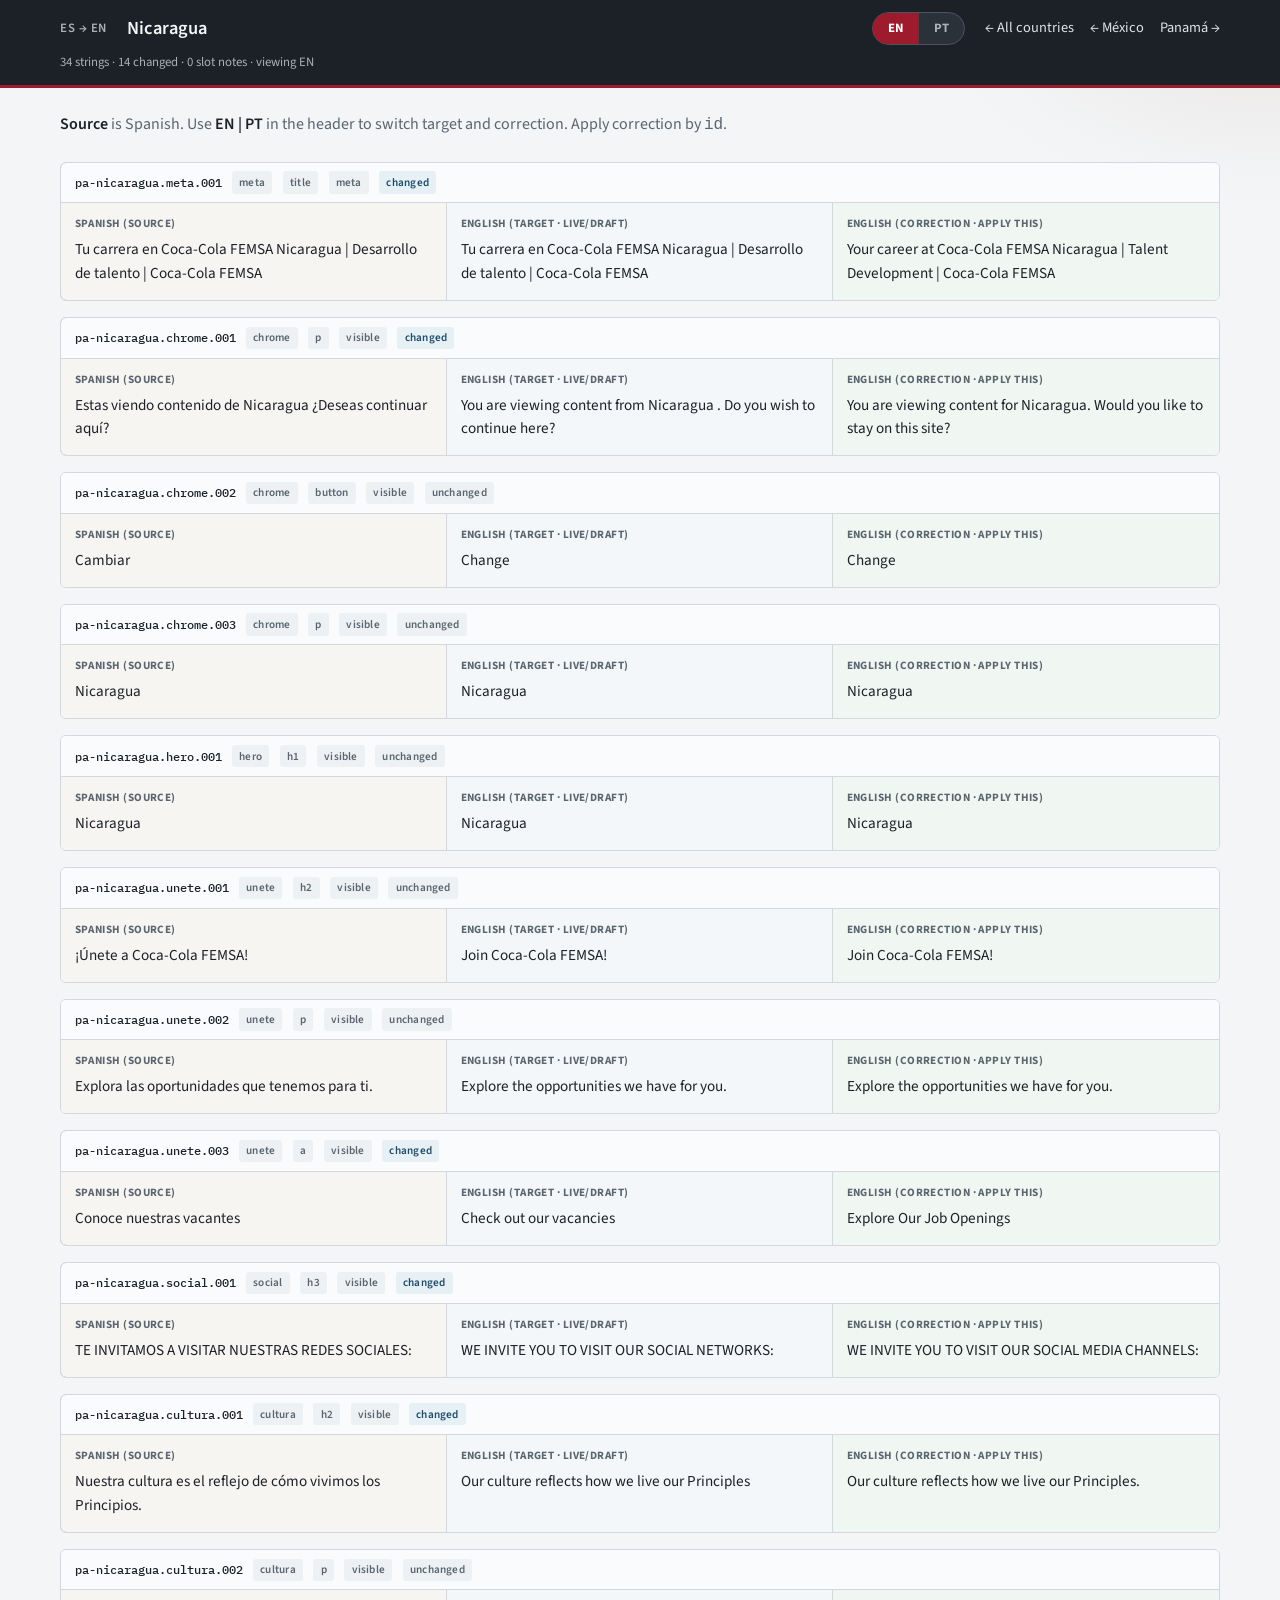
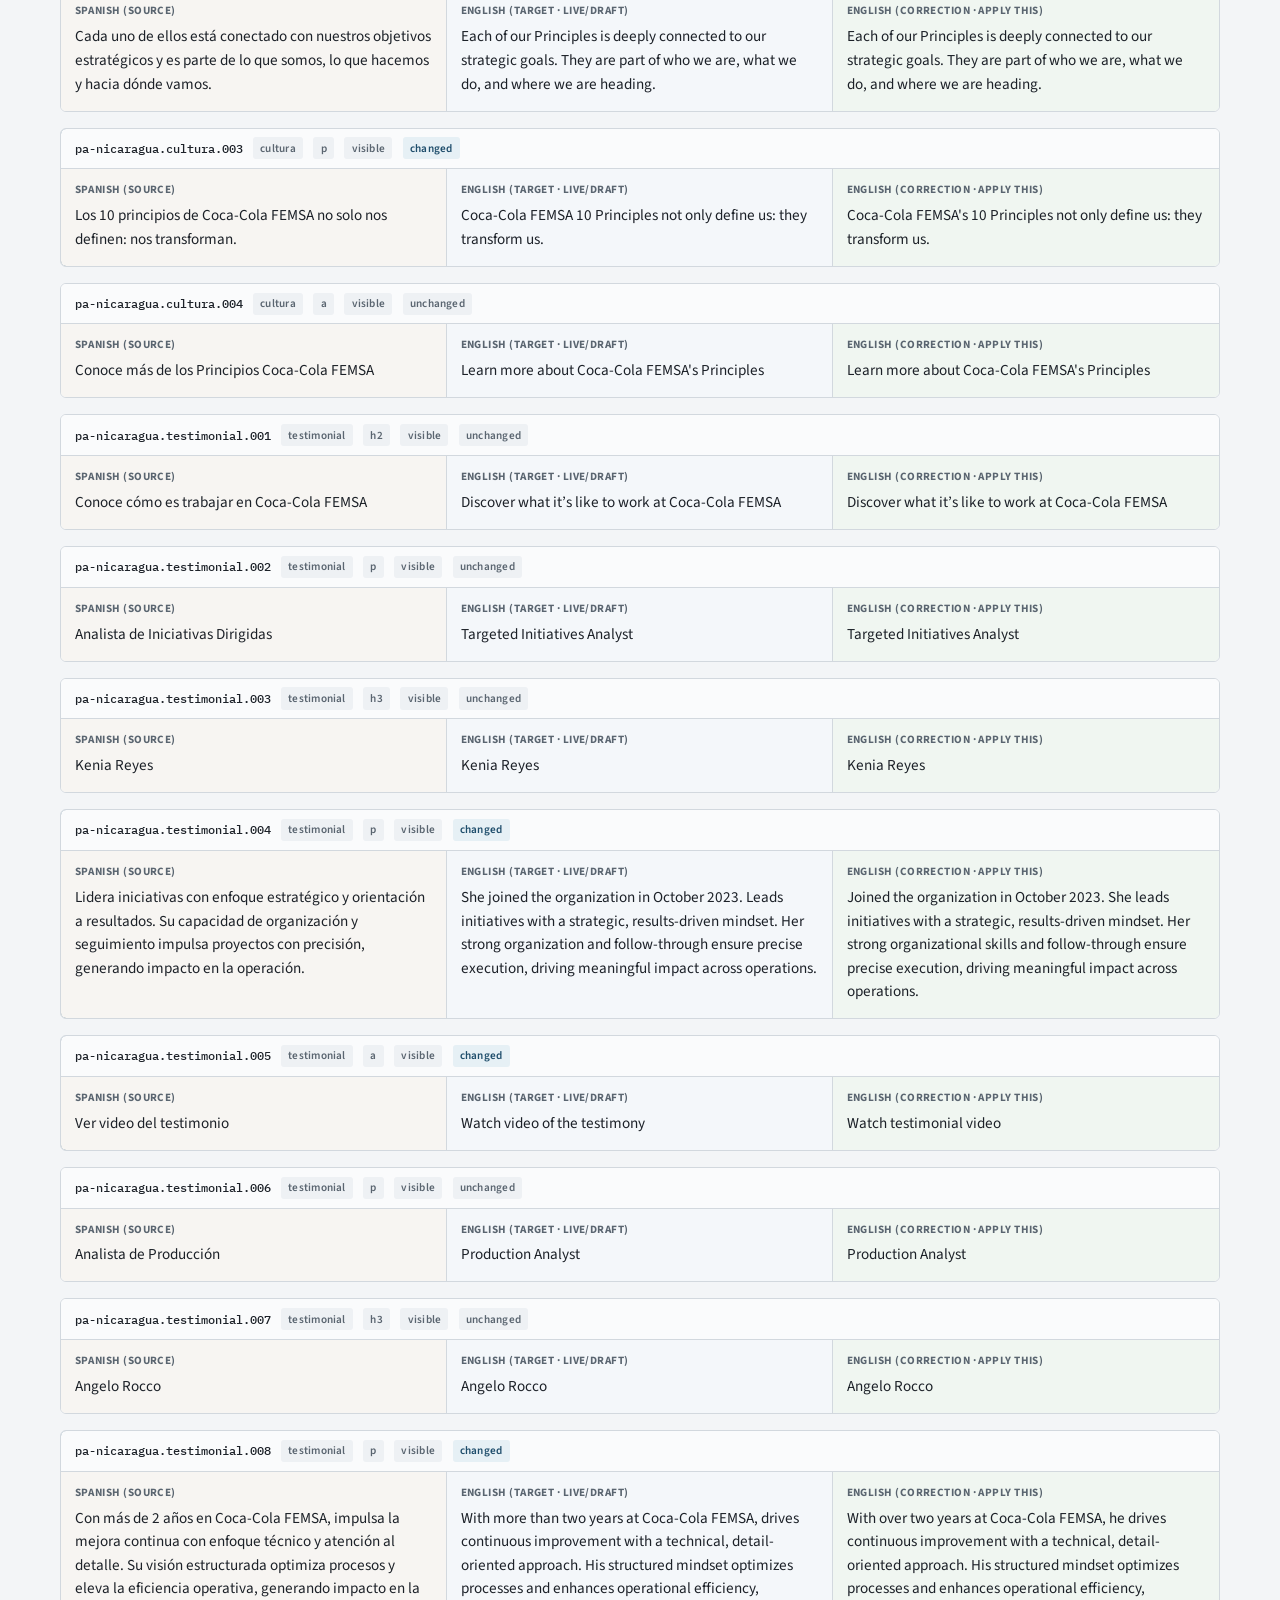
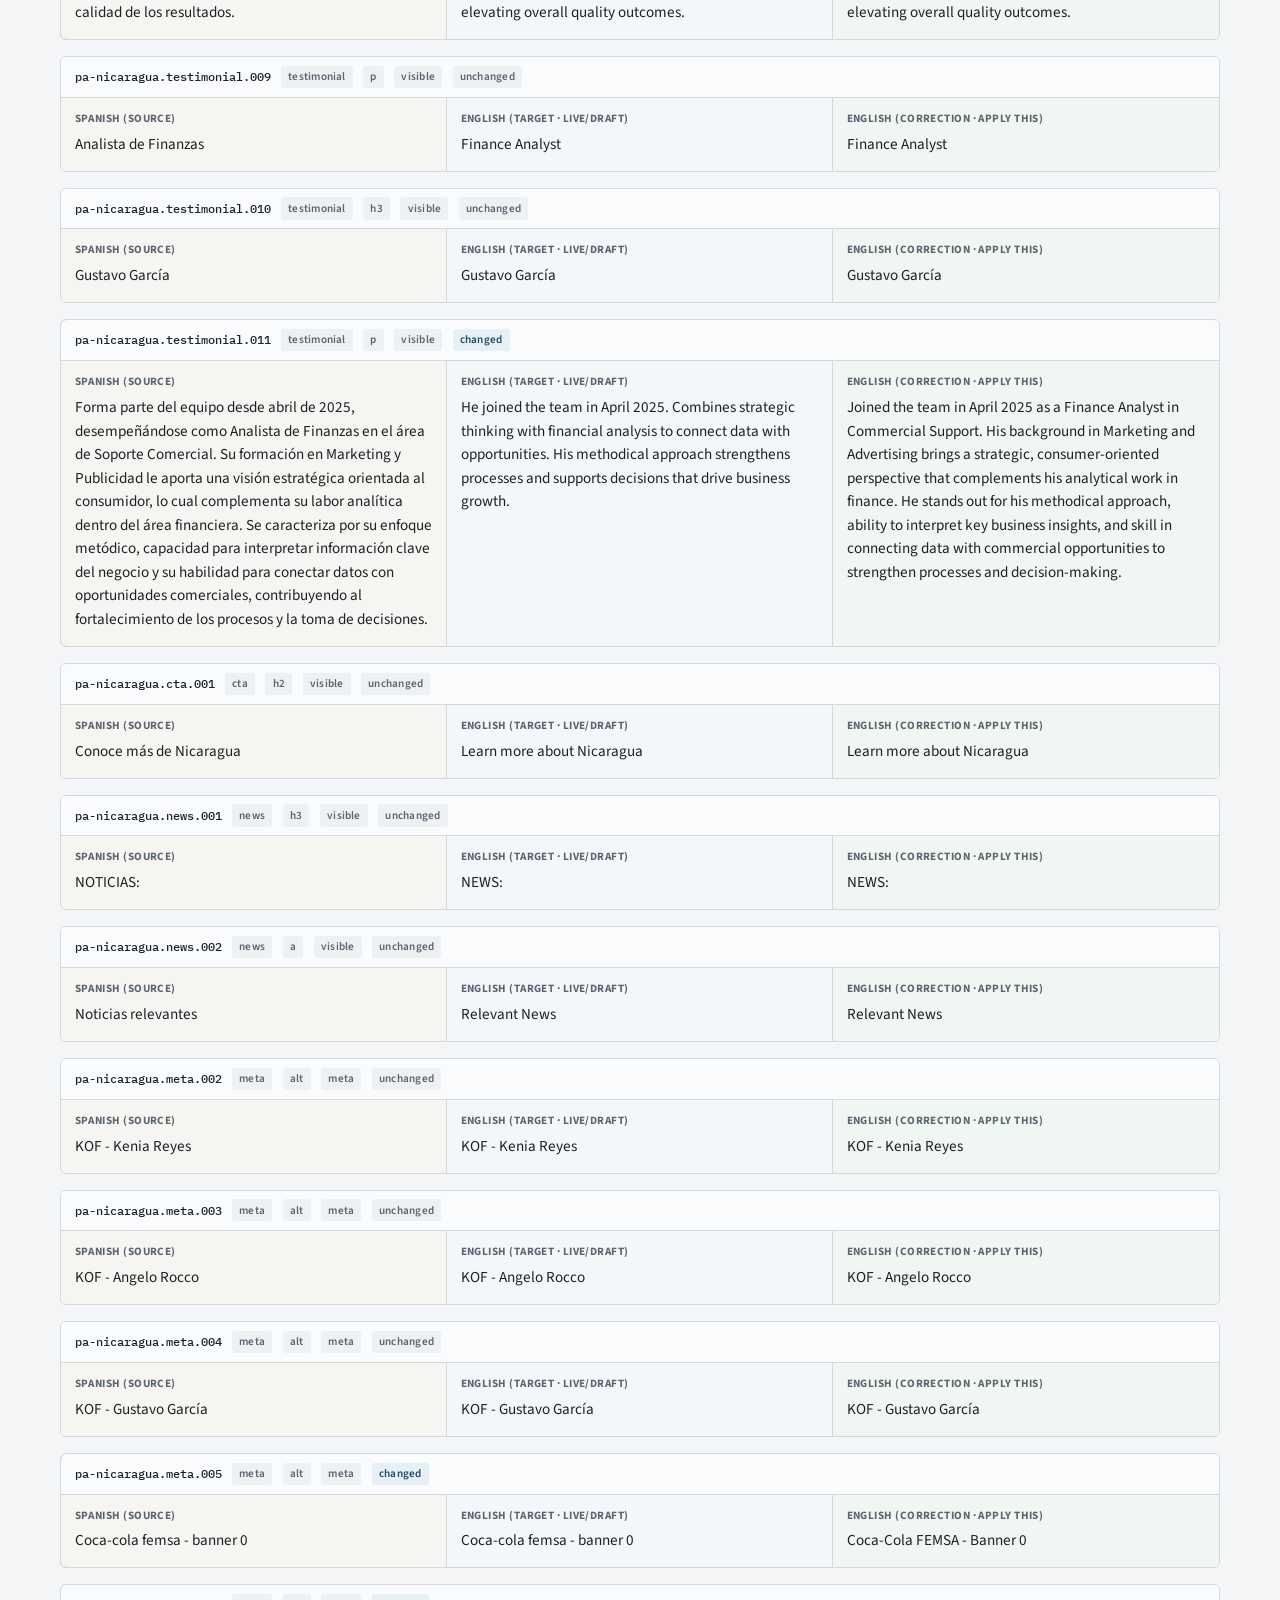
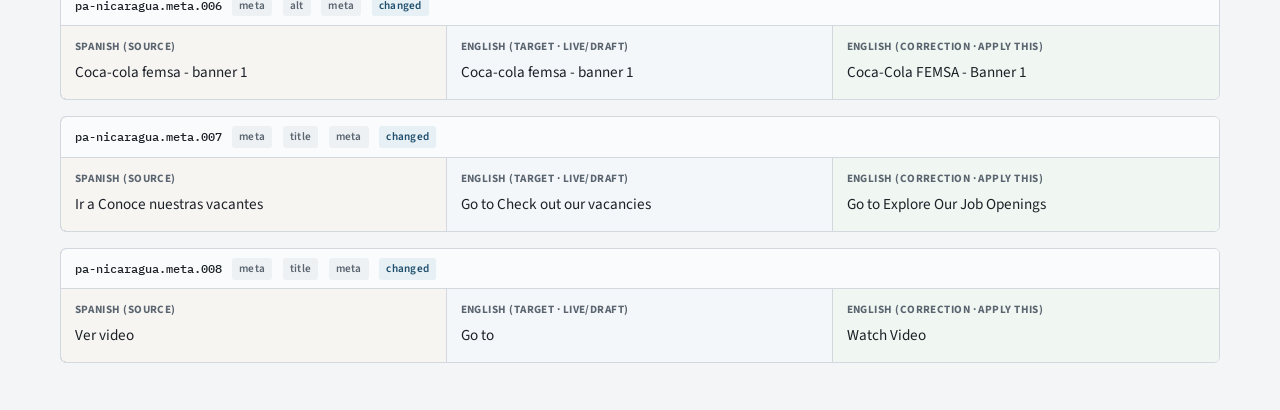
<file: proof-read-delivery/html/nicaragua.html>
<!DOCTYPE html>
<html lang="en" data-lang="en">
<head>
  <meta charset="utf-8">
  <meta name="viewport" content="width=device-width, initial-scale=1">
  <title>Nicaragua — corrections</title>
  <link rel="preconnect" href="https://fonts.googleapis.com">
  <link rel="preconnect" href="https://fonts.gstatic.com" crossorigin>
  <link href="https://fonts.googleapis.com/css2?family=IBM+Plex+Mono:wght@400;500&family=Source+Sans+3:wght@400;600;700&display=swap" rel="stylesheet">
  <link rel="stylesheet" href="assets/handoff.css">
</head>
<body>
  <header class="site-header">
    <div class="site-header__inner">
      <div class="site-header__track" data-track-label>ES → EN</div>
      <h1 class="site-header__title">Nicaragua</h1>
      <div class="lang-switch" role="group" aria-label="Target language">
  <button type="button" class="lang-switch__btn" data-lang-switch="en" aria-pressed="true">EN</button>
  <button type="button" class="lang-switch__btn" data-lang-switch="pt" aria-pressed="false">PT</button>
</div>
      <nav class="site-header__nav"><a href="index.html">← All countries</a>
        <a href="mexico.html">← México</a>
        <a href="panama.html">Panamá →</a></nav>
      <div class="site-header__meta" data-track-meta data-rows="34" data-blocked="0" data-changed-en="14" data-changed-pt="12">34 strings · EN 14 changed · PT 12 changed · 0 slot notes</div>
    </div>
  </header>
  <main class="wrap">
    <p class="intro">
      <strong>Source</strong> is Spanish. Use <strong>EN | PT</strong> in the header
      to switch target and correction. Apply correction by <code>id</code>.
      
    </p>
    <div class="blocks">
<article class="block block--changed" id="pa-nicaragua.meta.001" data-id="pa-nicaragua.meta.001"
  data-blocked=""
  data-target-en="Tu carrera en Coca-Cola FEMSA Nicaragua | Desarrollo de talento | Coca-Cola FEMSA"
  data-correction-en="Your career at Coca-Cola FEMSA Nicaragua | Talent Development | Coca-Cola FEMSA"
  data-changed-en="1"
  data-target-pt="Tu carrera en Coca-Cola FEMSA Nicaragua | Desarrollo de talento | Coca-Cola FEMSA"
  data-correction-pt="Sua carreira em Coca-Cola FEMSA Nicarágua | Desenvolvimento de talento | Coca-Cola FEMSA"
  data-changed-pt="1">
  <div class="block__head">
    <code class="block__id"><a href="#pa-nicaragua.meta.001">pa-nicaragua.meta.001</a></code>
    <span class="tag">meta</span><span class="tag">title</span><span class="tag">meta</span><span class="badge badge--changed" data-status-badge>changed</span>
    
  </div>
  <div class="split">
    <div class="pane pane--source">
      <span class="pane__label">Spanish (source)</span>
      <p class="pane__text">Tu carrera en Coca-Cola FEMSA Nicaragua | Desarrollo de talento | Coca-Cola FEMSA</p>
    </div>
    <div class="pane pane--target">
      <span class="pane__label" data-label-target>English (target · live/draft)</span>
      <p data-pane-target class="pane__text">Tu carrera en Coca-Cola FEMSA Nicaragua | Desarrollo de talento | Coca-Cola FEMSA</p>
    </div>
    <div class="pane pane--correction">
      <span class="pane__label" data-label-correction>English (correction · apply this)</span>
      <p data-pane-correction class="pane__text">Your career at Coca-Cola FEMSA Nicaragua | Talent Development | Coca-Cola FEMSA</p>
    </div>
  </div>
</article>
<article class="block block--changed" id="pa-nicaragua.chrome.001" data-id="pa-nicaragua.chrome.001"
  data-blocked=""
  data-target-en="You are viewing content from Nicaragua . Do you wish to continue here?"
  data-correction-en="You are viewing content for Nicaragua. Would you like to stay on this site?"
  data-changed-en="1"
  data-target-pt="Está a visualizar conteúdo do Nicaragua . Deseja continuar aqui?"
  data-correction-pt="Está a visualizar conteúdo da Nicarágua. Deseja continuar aqui?"
  data-changed-pt="1">
  <div class="block__head">
    <code class="block__id"><a href="#pa-nicaragua.chrome.001">pa-nicaragua.chrome.001</a></code>
    <span class="tag">chrome</span><span class="tag">p</span><span class="tag">visible</span><span class="badge badge--changed" data-status-badge>changed</span>
    
  </div>
  <div class="split">
    <div class="pane pane--source">
      <span class="pane__label">Spanish (source)</span>
      <p class="pane__text">Estas viendo contenido de Nicaragua ¿Deseas continuar aquí?</p>
    </div>
    <div class="pane pane--target">
      <span class="pane__label" data-label-target>English (target · live/draft)</span>
      <p data-pane-target class="pane__text">You are viewing content from Nicaragua . Do you wish to continue here?</p>
    </div>
    <div class="pane pane--correction">
      <span class="pane__label" data-label-correction>English (correction · apply this)</span>
      <p data-pane-correction class="pane__text">You are viewing content for Nicaragua. Would you like to stay on this site?</p>
    </div>
  </div>
</article>
<article class="block" id="pa-nicaragua.chrome.002" data-id="pa-nicaragua.chrome.002"
  data-blocked=""
  data-target-en="Change"
  data-correction-en="Change"
  data-changed-en=""
  data-target-pt="Escolher"
  data-correction-pt="Escolher"
  data-changed-pt="">
  <div class="block__head">
    <code class="block__id"><a href="#pa-nicaragua.chrome.002">pa-nicaragua.chrome.002</a></code>
    <span class="tag">chrome</span><span class="tag">button</span><span class="tag">visible</span><span class="badge badge--same" data-status-badge>unchanged</span>
    
  </div>
  <div class="split">
    <div class="pane pane--source">
      <span class="pane__label">Spanish (source)</span>
      <p class="pane__text">Cambiar</p>
    </div>
    <div class="pane pane--target">
      <span class="pane__label" data-label-target>English (target · live/draft)</span>
      <p data-pane-target class="pane__text">Change</p>
    </div>
    <div class="pane pane--correction">
      <span class="pane__label" data-label-correction>English (correction · apply this)</span>
      <p data-pane-correction class="pane__text">Change</p>
    </div>
  </div>
</article>
<article class="block" id="pa-nicaragua.chrome.003" data-id="pa-nicaragua.chrome.003"
  data-blocked=""
  data-target-en="Nicaragua"
  data-correction-en="Nicaragua"
  data-changed-en=""
  data-target-pt="Nicaragua"
  data-correction-pt="A Nicarágua"
  data-changed-pt="1">
  <div class="block__head">
    <code class="block__id"><a href="#pa-nicaragua.chrome.003">pa-nicaragua.chrome.003</a></code>
    <span class="tag">chrome</span><span class="tag">p</span><span class="tag">visible</span><span class="badge badge--same" data-status-badge>unchanged</span>
    
  </div>
  <div class="split">
    <div class="pane pane--source">
      <span class="pane__label">Spanish (source)</span>
      <p class="pane__text">Nicaragua</p>
    </div>
    <div class="pane pane--target">
      <span class="pane__label" data-label-target>English (target · live/draft)</span>
      <p data-pane-target class="pane__text">Nicaragua</p>
    </div>
    <div class="pane pane--correction">
      <span class="pane__label" data-label-correction>English (correction · apply this)</span>
      <p data-pane-correction class="pane__text">Nicaragua</p>
    </div>
  </div>
</article>
<article class="block" id="pa-nicaragua.hero.001" data-id="pa-nicaragua.hero.001"
  data-blocked=""
  data-target-en="Nicaragua"
  data-correction-en="Nicaragua"
  data-changed-en=""
  data-target-pt="Nicaragua"
  data-correction-pt="A Nicarágua"
  data-changed-pt="1">
  <div class="block__head">
    <code class="block__id"><a href="#pa-nicaragua.hero.001">pa-nicaragua.hero.001</a></code>
    <span class="tag">hero</span><span class="tag">h1</span><span class="tag">visible</span><span class="badge badge--same" data-status-badge>unchanged</span>
    
  </div>
  <div class="split">
    <div class="pane pane--source">
      <span class="pane__label">Spanish (source)</span>
      <p class="pane__text">Nicaragua</p>
    </div>
    <div class="pane pane--target">
      <span class="pane__label" data-label-target>English (target · live/draft)</span>
      <p data-pane-target class="pane__text">Nicaragua</p>
    </div>
    <div class="pane pane--correction">
      <span class="pane__label" data-label-correction>English (correction · apply this)</span>
      <p data-pane-correction class="pane__text">Nicaragua</p>
    </div>
  </div>
</article>
<article class="block" id="pa-nicaragua.unete.001" data-id="pa-nicaragua.unete.001"
  data-blocked=""
  data-target-en="Join Coca-Cola FEMSA!"
  data-correction-en="Join Coca-Cola FEMSA!"
  data-changed-en=""
  data-target-pt="Junte-se à Coca-Cola FEMSA!"
  data-correction-pt="Junte-se à Coca-Cola FEMSA!"
  data-changed-pt="">
  <div class="block__head">
    <code class="block__id"><a href="#pa-nicaragua.unete.001">pa-nicaragua.unete.001</a></code>
    <span class="tag">unete</span><span class="tag">h2</span><span class="tag">visible</span><span class="badge badge--same" data-status-badge>unchanged</span>
    
  </div>
  <div class="split">
    <div class="pane pane--source">
      <span class="pane__label">Spanish (source)</span>
      <p class="pane__text">¡Únete a Coca-Cola FEMSA!</p>
    </div>
    <div class="pane pane--target">
      <span class="pane__label" data-label-target>English (target · live/draft)</span>
      <p data-pane-target class="pane__text">Join Coca-Cola FEMSA!</p>
    </div>
    <div class="pane pane--correction">
      <span class="pane__label" data-label-correction>English (correction · apply this)</span>
      <p data-pane-correction class="pane__text">Join Coca-Cola FEMSA!</p>
    </div>
  </div>
</article>
<article class="block" id="pa-nicaragua.unete.002" data-id="pa-nicaragua.unete.002"
  data-blocked=""
  data-target-en="Explore the opportunities we have for you."
  data-correction-en="Explore the opportunities we have for you."
  data-changed-en=""
  data-target-pt="Explore as oportunidades que temos para você."
  data-correction-pt="Explore as oportunidades que temos para você."
  data-changed-pt="">
  <div class="block__head">
    <code class="block__id"><a href="#pa-nicaragua.unete.002">pa-nicaragua.unete.002</a></code>
    <span class="tag">unete</span><span class="tag">p</span><span class="tag">visible</span><span class="badge badge--same" data-status-badge>unchanged</span>
    
  </div>
  <div class="split">
    <div class="pane pane--source">
      <span class="pane__label">Spanish (source)</span>
      <p class="pane__text">Explora las oportunidades que tenemos para ti.</p>
    </div>
    <div class="pane pane--target">
      <span class="pane__label" data-label-target>English (target · live/draft)</span>
      <p data-pane-target class="pane__text">Explore the opportunities we have for you.</p>
    </div>
    <div class="pane pane--correction">
      <span class="pane__label" data-label-correction>English (correction · apply this)</span>
      <p data-pane-correction class="pane__text">Explore the opportunities we have for you.</p>
    </div>
  </div>
</article>
<article class="block block--changed" id="pa-nicaragua.unete.003" data-id="pa-nicaragua.unete.003"
  data-blocked=""
  data-target-en="Check out our vacancies"
  data-correction-en="Explore Our Job Openings"
  data-changed-en="1"
  data-target-pt="Confira nossas vagas de emprego"
  data-correction-pt="Conheça nossas vagas de emprego"
  data-changed-pt="1">
  <div class="block__head">
    <code class="block__id"><a href="#pa-nicaragua.unete.003">pa-nicaragua.unete.003</a></code>
    <span class="tag">unete</span><span class="tag">a</span><span class="tag">visible</span><span class="badge badge--changed" data-status-badge>changed</span>
    
  </div>
  <div class="split">
    <div class="pane pane--source">
      <span class="pane__label">Spanish (source)</span>
      <p class="pane__text">Conoce nuestras vacantes</p>
    </div>
    <div class="pane pane--target">
      <span class="pane__label" data-label-target>English (target · live/draft)</span>
      <p data-pane-target class="pane__text">Check out our vacancies</p>
    </div>
    <div class="pane pane--correction">
      <span class="pane__label" data-label-correction>English (correction · apply this)</span>
      <p data-pane-correction class="pane__text">Explore Our Job Openings</p>
    </div>
  </div>
</article>
<article class="block block--changed" id="pa-nicaragua.social.001" data-id="pa-nicaragua.social.001"
  data-blocked=""
  data-target-en="WE INVITE YOU TO VISIT OUR SOCIAL NETWORKS:"
  data-correction-en="WE INVITE YOU TO VISIT OUR SOCIAL MEDIA CHANNELS:"
  data-changed-en="1"
  data-target-pt="CONVIDAMOS VOCÊ A VISITAR NOSSAS REDES SOCIAIS:"
  data-correction-pt="CONVIDAMOS VOCÊ A VISITAR NOSSAS REDES SOCIAIS:"
  data-changed-pt="">
  <div class="block__head">
    <code class="block__id"><a href="#pa-nicaragua.social.001">pa-nicaragua.social.001</a></code>
    <span class="tag">social</span><span class="tag">h3</span><span class="tag">visible</span><span class="badge badge--changed" data-status-badge>changed</span>
    
  </div>
  <div class="split">
    <div class="pane pane--source">
      <span class="pane__label">Spanish (source)</span>
      <p class="pane__text">TE INVITAMOS A VISITAR NUESTRAS REDES SOCIALES:</p>
    </div>
    <div class="pane pane--target">
      <span class="pane__label" data-label-target>English (target · live/draft)</span>
      <p data-pane-target class="pane__text">WE INVITE YOU TO VISIT OUR SOCIAL NETWORKS:</p>
    </div>
    <div class="pane pane--correction">
      <span class="pane__label" data-label-correction>English (correction · apply this)</span>
      <p data-pane-correction class="pane__text">WE INVITE YOU TO VISIT OUR SOCIAL MEDIA CHANNELS:</p>
    </div>
  </div>
</article>
<article class="block block--changed" id="pa-nicaragua.cultura.001" data-id="pa-nicaragua.cultura.001"
  data-blocked=""
  data-target-en="Our culture reflects how we live our Principles"
  data-correction-en="Our culture reflects how we live our Principles."
  data-changed-en="1"
  data-target-pt="Nossa cultura é o reflexo de como vivemos os Princípios."
  data-correction-pt="Nossa cultura é o reflexo de como vivemos os Princípios."
  data-changed-pt="">
  <div class="block__head">
    <code class="block__id"><a href="#pa-nicaragua.cultura.001">pa-nicaragua.cultura.001</a></code>
    <span class="tag">cultura</span><span class="tag">h2</span><span class="tag">visible</span><span class="badge badge--changed" data-status-badge>changed</span>
    
  </div>
  <div class="split">
    <div class="pane pane--source">
      <span class="pane__label">Spanish (source)</span>
      <p class="pane__text">Nuestra cultura es el reflejo de cómo vivimos los Principios.</p>
    </div>
    <div class="pane pane--target">
      <span class="pane__label" data-label-target>English (target · live/draft)</span>
      <p data-pane-target class="pane__text">Our culture reflects how we live our Principles</p>
    </div>
    <div class="pane pane--correction">
      <span class="pane__label" data-label-correction>English (correction · apply this)</span>
      <p data-pane-correction class="pane__text">Our culture reflects how we live our Principles.</p>
    </div>
  </div>
</article>
<article class="block" id="pa-nicaragua.cultura.002" data-id="pa-nicaragua.cultura.002"
  data-blocked=""
  data-target-en="Each of our Principles is deeply connected to our strategic goals. They are part of who we are, what we do, and where we are heading."
  data-correction-en="Each of our Principles is deeply connected to our strategic goals. They are part of who we are, what we do, and where we are heading."
  data-changed-en=""
  data-target-pt="Cada um deles está conectado com nossos objetivos estratégicos e faz parte do que somos, fazemos e do rumo que tomamos."
  data-correction-pt="Cada um deles está conectado com nossos objetivos estratégicos e faz parte do que somos, do que fazemos e do rumo que tomamos."
  data-changed-pt="1">
  <div class="block__head">
    <code class="block__id"><a href="#pa-nicaragua.cultura.002">pa-nicaragua.cultura.002</a></code>
    <span class="tag">cultura</span><span class="tag">p</span><span class="tag">visible</span><span class="badge badge--same" data-status-badge>unchanged</span>
    
  </div>
  <div class="split">
    <div class="pane pane--source">
      <span class="pane__label">Spanish (source)</span>
      <p class="pane__text">Cada uno de ellos está conectado con nuestros objetivos estratégicos y es parte de lo que somos, lo que hacemos y hacia dónde vamos.</p>
    </div>
    <div class="pane pane--target">
      <span class="pane__label" data-label-target>English (target · live/draft)</span>
      <p data-pane-target class="pane__text">Each of our Principles is deeply connected to our strategic goals. They are part of who we are, what we do, and where we are heading.</p>
    </div>
    <div class="pane pane--correction">
      <span class="pane__label" data-label-correction>English (correction · apply this)</span>
      <p data-pane-correction class="pane__text">Each of our Principles is deeply connected to our strategic goals. They are part of who we are, what we do, and where we are heading.</p>
    </div>
  </div>
</article>
<article class="block block--changed" id="pa-nicaragua.cultura.003" data-id="pa-nicaragua.cultura.003"
  data-blocked=""
  data-target-en="Coca-Cola FEMSA 10 Principles not only define us: they transform us."
  data-correction-en="Coca-Cola FEMSA&#x27;s 10 Principles not only define us: they transform us."
  data-changed-en="1"
  data-target-pt="Os Dez Princípios da Coca-Cola FEMSA não apenas nos definem, mas nos transformam."
  data-correction-pt="Os Dez Princípios da Coca-Cola FEMSA não apenas nos definem, mas também nos transformam."
  data-changed-pt="1">
  <div class="block__head">
    <code class="block__id"><a href="#pa-nicaragua.cultura.003">pa-nicaragua.cultura.003</a></code>
    <span class="tag">cultura</span><span class="tag">p</span><span class="tag">visible</span><span class="badge badge--changed" data-status-badge>changed</span>
    
  </div>
  <div class="split">
    <div class="pane pane--source">
      <span class="pane__label">Spanish (source)</span>
      <p class="pane__text">Los 10 principios de Coca-Cola FEMSA no solo nos definen: nos transforman.</p>
    </div>
    <div class="pane pane--target">
      <span class="pane__label" data-label-target>English (target · live/draft)</span>
      <p data-pane-target class="pane__text">Coca-Cola FEMSA 10 Principles not only define us: they transform us.</p>
    </div>
    <div class="pane pane--correction">
      <span class="pane__label" data-label-correction>English (correction · apply this)</span>
      <p data-pane-correction class="pane__text">Coca-Cola FEMSA&#x27;s 10 Principles not only define us: they transform us.</p>
    </div>
  </div>
</article>
<article class="block" id="pa-nicaragua.cultura.004" data-id="pa-nicaragua.cultura.004"
  data-blocked=""
  data-target-en="Learn more about Coca-Cola FEMSA&#x27;s Principles"
  data-correction-en="Learn more about Coca-Cola FEMSA&#x27;s Principles"
  data-changed-en=""
  data-target-pt="Saiba mais sobre os Princípios da Coca-Cola FEMSA"
  data-correction-pt="Saiba mais sobre os Princípios da Coca-Cola FEMSA"
  data-changed-pt="">
  <div class="block__head">
    <code class="block__id"><a href="#pa-nicaragua.cultura.004">pa-nicaragua.cultura.004</a></code>
    <span class="tag">cultura</span><span class="tag">a</span><span class="tag">visible</span><span class="badge badge--same" data-status-badge>unchanged</span>
    
  </div>
  <div class="split">
    <div class="pane pane--source">
      <span class="pane__label">Spanish (source)</span>
      <p class="pane__text">Conoce más de los Principios Coca-Cola FEMSA</p>
    </div>
    <div class="pane pane--target">
      <span class="pane__label" data-label-target>English (target · live/draft)</span>
      <p data-pane-target class="pane__text">Learn more about Coca-Cola FEMSA&#x27;s Principles</p>
    </div>
    <div class="pane pane--correction">
      <span class="pane__label" data-label-correction>English (correction · apply this)</span>
      <p data-pane-correction class="pane__text">Learn more about Coca-Cola FEMSA&#x27;s Principles</p>
    </div>
  </div>
</article>
<article class="block" id="pa-nicaragua.testimonial.001" data-id="pa-nicaragua.testimonial.001"
  data-blocked=""
  data-target-en="Discover what it’s like to work at Coca-Cola FEMSA"
  data-correction-en="Discover what it’s like to work at Coca-Cola FEMSA"
  data-changed-en=""
  data-target-pt="Conheça como é trabalhar na Coca-Cola FEMSA"
  data-correction-pt="Conheça como é trabalhar na Coca-Cola FEMSA"
  data-changed-pt="">
  <div class="block__head">
    <code class="block__id"><a href="#pa-nicaragua.testimonial.001">pa-nicaragua.testimonial.001</a></code>
    <span class="tag">testimonial</span><span class="tag">h2</span><span class="tag">visible</span><span class="badge badge--same" data-status-badge>unchanged</span>
    
  </div>
  <div class="split">
    <div class="pane pane--source">
      <span class="pane__label">Spanish (source)</span>
      <p class="pane__text">Conoce cómo es trabajar en Coca-Cola FEMSA</p>
    </div>
    <div class="pane pane--target">
      <span class="pane__label" data-label-target>English (target · live/draft)</span>
      <p data-pane-target class="pane__text">Discover what it’s like to work at Coca-Cola FEMSA</p>
    </div>
    <div class="pane pane--correction">
      <span class="pane__label" data-label-correction>English (correction · apply this)</span>
      <p data-pane-correction class="pane__text">Discover what it’s like to work at Coca-Cola FEMSA</p>
    </div>
  </div>
</article>
<article class="block" id="pa-nicaragua.testimonial.002" data-id="pa-nicaragua.testimonial.002"
  data-blocked=""
  data-target-en="Targeted Initiatives Analyst"
  data-correction-en="Targeted Initiatives Analyst"
  data-changed-en=""
  data-target-pt="Analista de Iniciativas Dirigidas"
  data-correction-pt="Analista de Iniciativas Dirigidas"
  data-changed-pt="">
  <div class="block__head">
    <code class="block__id"><a href="#pa-nicaragua.testimonial.002">pa-nicaragua.testimonial.002</a></code>
    <span class="tag">testimonial</span><span class="tag">p</span><span class="tag">visible</span><span class="badge badge--same" data-status-badge>unchanged</span>
    
  </div>
  <div class="split">
    <div class="pane pane--source">
      <span class="pane__label">Spanish (source)</span>
      <p class="pane__text">Analista de Iniciativas Dirigidas</p>
    </div>
    <div class="pane pane--target">
      <span class="pane__label" data-label-target>English (target · live/draft)</span>
      <p data-pane-target class="pane__text">Targeted Initiatives Analyst</p>
    </div>
    <div class="pane pane--correction">
      <span class="pane__label" data-label-correction>English (correction · apply this)</span>
      <p data-pane-correction class="pane__text">Targeted Initiatives Analyst</p>
    </div>
  </div>
</article>
<article class="block" id="pa-nicaragua.testimonial.003" data-id="pa-nicaragua.testimonial.003"
  data-blocked=""
  data-target-en="Kenia Reyes"
  data-correction-en="Kenia Reyes"
  data-changed-en=""
  data-target-pt="Kenia Reyes"
  data-correction-pt="Kenia Reyes"
  data-changed-pt="">
  <div class="block__head">
    <code class="block__id"><a href="#pa-nicaragua.testimonial.003">pa-nicaragua.testimonial.003</a></code>
    <span class="tag">testimonial</span><span class="tag">h3</span><span class="tag">visible</span><span class="badge badge--same" data-status-badge>unchanged</span>
    
  </div>
  <div class="split">
    <div class="pane pane--source">
      <span class="pane__label">Spanish (source)</span>
      <p class="pane__text">Kenia Reyes</p>
    </div>
    <div class="pane pane--target">
      <span class="pane__label" data-label-target>English (target · live/draft)</span>
      <p data-pane-target class="pane__text">Kenia Reyes</p>
    </div>
    <div class="pane pane--correction">
      <span class="pane__label" data-label-correction>English (correction · apply this)</span>
      <p data-pane-correction class="pane__text">Kenia Reyes</p>
    </div>
  </div>
</article>
<article class="block block--changed" id="pa-nicaragua.testimonial.004" data-id="pa-nicaragua.testimonial.004"
  data-blocked=""
  data-target-en="She joined the organization in October 2023. Leads initiatives with a strategic, results-driven mindset. Her strong organization and follow-through ensure precise execution, driving meaningful impact across operations."
  data-correction-en="Joined the organization in October 2023. She leads initiatives with a strategic, results-driven mindset. Her strong organizational skills and follow-through ensure precise execution, driving meaningful impact across operations."
  data-changed-en="1"
  data-target-pt="Ingressou na organização em outubro de 2023. Lidera iniciativas com visão estratégica e foco em resultados. Sua organização e acompanhamento garantem execução precisa, gerando impacto relevante na operação."
  data-correction-pt="Ingressou na organização em outubro de 2023. Lidera iniciativas com visão estratégica e foco em resultados. Sua organização e seu acompanhamento garantem a execução precisa, gerando impacto relevante na operação."
  data-changed-pt="1">
  <div class="block__head">
    <code class="block__id"><a href="#pa-nicaragua.testimonial.004">pa-nicaragua.testimonial.004</a></code>
    <span class="tag">testimonial</span><span class="tag">p</span><span class="tag">visible</span><span class="badge badge--changed" data-status-badge>changed</span>
    
  </div>
  <div class="split">
    <div class="pane pane--source">
      <span class="pane__label">Spanish (source)</span>
      <p class="pane__text">Lidera iniciativas con enfoque estratégico y orientación a resultados. Su capacidad de organización y seguimiento impulsa proyectos con precisión, generando impacto en la operación.</p>
    </div>
    <div class="pane pane--target">
      <span class="pane__label" data-label-target>English (target · live/draft)</span>
      <p data-pane-target class="pane__text">She joined the organization in October 2023. Leads initiatives with a strategic, results-driven mindset. Her strong organization and follow-through ensure precise execution, driving meaningful impact across operations.</p>
    </div>
    <div class="pane pane--correction">
      <span class="pane__label" data-label-correction>English (correction · apply this)</span>
      <p data-pane-correction class="pane__text">Joined the organization in October 2023. She leads initiatives with a strategic, results-driven mindset. Her strong organizational skills and follow-through ensure precise execution, driving meaningful impact across operations.</p>
    </div>
  </div>
</article>
<article class="block block--changed" id="pa-nicaragua.testimonial.005" data-id="pa-nicaragua.testimonial.005"
  data-blocked=""
  data-target-en="Watch video of the testimony"
  data-correction-en="Watch testimonial video"
  data-changed-en="1"
  data-target-pt="Assista ao vídeo do depoimento"
  data-correction-pt="Assista ao vídeo do testemunho"
  data-changed-pt="1">
  <div class="block__head">
    <code class="block__id"><a href="#pa-nicaragua.testimonial.005">pa-nicaragua.testimonial.005</a></code>
    <span class="tag">testimonial</span><span class="tag">a</span><span class="tag">visible</span><span class="badge badge--changed" data-status-badge>changed</span>
    
  </div>
  <div class="split">
    <div class="pane pane--source">
      <span class="pane__label">Spanish (source)</span>
      <p class="pane__text">Ver video del testimonio</p>
    </div>
    <div class="pane pane--target">
      <span class="pane__label" data-label-target>English (target · live/draft)</span>
      <p data-pane-target class="pane__text">Watch video of the testimony</p>
    </div>
    <div class="pane pane--correction">
      <span class="pane__label" data-label-correction>English (correction · apply this)</span>
      <p data-pane-correction class="pane__text">Watch testimonial video</p>
    </div>
  </div>
</article>
<article class="block" id="pa-nicaragua.testimonial.006" data-id="pa-nicaragua.testimonial.006"
  data-blocked=""
  data-target-en="Production Analyst"
  data-correction-en="Production Analyst"
  data-changed-en=""
  data-target-pt="Analista de Produção"
  data-correction-pt="Analista de Produção"
  data-changed-pt="">
  <div class="block__head">
    <code class="block__id"><a href="#pa-nicaragua.testimonial.006">pa-nicaragua.testimonial.006</a></code>
    <span class="tag">testimonial</span><span class="tag">p</span><span class="tag">visible</span><span class="badge badge--same" data-status-badge>unchanged</span>
    
  </div>
  <div class="split">
    <div class="pane pane--source">
      <span class="pane__label">Spanish (source)</span>
      <p class="pane__text">Analista de Producción</p>
    </div>
    <div class="pane pane--target">
      <span class="pane__label" data-label-target>English (target · live/draft)</span>
      <p data-pane-target class="pane__text">Production Analyst</p>
    </div>
    <div class="pane pane--correction">
      <span class="pane__label" data-label-correction>English (correction · apply this)</span>
      <p data-pane-correction class="pane__text">Production Analyst</p>
    </div>
  </div>
</article>
<article class="block" id="pa-nicaragua.testimonial.007" data-id="pa-nicaragua.testimonial.007"
  data-blocked=""
  data-target-en="Angelo Rocco"
  data-correction-en="Angelo Rocco"
  data-changed-en=""
  data-target-pt="Angelo Rocco"
  data-correction-pt="Angelo Rocco"
  data-changed-pt="">
  <div class="block__head">
    <code class="block__id"><a href="#pa-nicaragua.testimonial.007">pa-nicaragua.testimonial.007</a></code>
    <span class="tag">testimonial</span><span class="tag">h3</span><span class="tag">visible</span><span class="badge badge--same" data-status-badge>unchanged</span>
    
  </div>
  <div class="split">
    <div class="pane pane--source">
      <span class="pane__label">Spanish (source)</span>
      <p class="pane__text">Angelo Rocco</p>
    </div>
    <div class="pane pane--target">
      <span class="pane__label" data-label-target>English (target · live/draft)</span>
      <p data-pane-target class="pane__text">Angelo Rocco</p>
    </div>
    <div class="pane pane--correction">
      <span class="pane__label" data-label-correction>English (correction · apply this)</span>
      <p data-pane-correction class="pane__text">Angelo Rocco</p>
    </div>
  </div>
</article>
<article class="block block--changed" id="pa-nicaragua.testimonial.008" data-id="pa-nicaragua.testimonial.008"
  data-blocked=""
  data-target-en="With more than two years at Coca-Cola FEMSA, drives continuous improvement with a technical, detail-oriented approach. His structured mindset optimizes processes and enhances operational efficiency, elevating overall quality outcomes."
  data-correction-en="With over two years at Coca-Cola FEMSA, he drives continuous improvement with a technical, detail-oriented approach. His structured mindset optimizes processes and enhances operational efficiency, elevating overall quality outcomes."
  data-changed-en="1"
  data-target-pt="Com mais de dois anos na Coca-Cola FEMSA, impulsiona a melhoria contínua com visão técnica e atenção aos detalhes. Seu pensamento estruturado otimiza processos e eleva a eficiência operacional, gerando resultados de alta qualidade."
  data-correction-pt="Com mais de dois anos na Coca-Cola FEMSA, impulsiona a melhoria contínua com visão técnica e atenção aos detalhes. Seu pensamento estruturado otimiza processos e eleva a eficiência operacional, gerando resultados de alta qualidade."
  data-changed-pt="">
  <div class="block__head">
    <code class="block__id"><a href="#pa-nicaragua.testimonial.008">pa-nicaragua.testimonial.008</a></code>
    <span class="tag">testimonial</span><span class="tag">p</span><span class="tag">visible</span><span class="badge badge--changed" data-status-badge>changed</span>
    
  </div>
  <div class="split">
    <div class="pane pane--source">
      <span class="pane__label">Spanish (source)</span>
      <p class="pane__text">Con más de 2 años en Coca-Cola FEMSA, impulsa la mejora continua con enfoque técnico y atención al detalle. Su visión estructurada optimiza procesos y eleva la eficiencia operativa, generando impacto en la calidad de los resultados.</p>
    </div>
    <div class="pane pane--target">
      <span class="pane__label" data-label-target>English (target · live/draft)</span>
      <p data-pane-target class="pane__text">With more than two years at Coca-Cola FEMSA, drives continuous improvement with a technical, detail-oriented approach. His structured mindset optimizes processes and enhances operational efficiency, elevating overall quality outcomes.</p>
    </div>
    <div class="pane pane--correction">
      <span class="pane__label" data-label-correction>English (correction · apply this)</span>
      <p data-pane-correction class="pane__text">With over two years at Coca-Cola FEMSA, he drives continuous improvement with a technical, detail-oriented approach. His structured mindset optimizes processes and enhances operational efficiency, elevating overall quality outcomes.</p>
    </div>
  </div>
</article>
<article class="block" id="pa-nicaragua.testimonial.009" data-id="pa-nicaragua.testimonial.009"
  data-blocked=""
  data-target-en="Finance Analyst"
  data-correction-en="Finance Analyst"
  data-changed-en=""
  data-target-pt="Analista de Finanças"
  data-correction-pt="Analista de Finanças"
  data-changed-pt="">
  <div class="block__head">
    <code class="block__id"><a href="#pa-nicaragua.testimonial.009">pa-nicaragua.testimonial.009</a></code>
    <span class="tag">testimonial</span><span class="tag">p</span><span class="tag">visible</span><span class="badge badge--same" data-status-badge>unchanged</span>
    
  </div>
  <div class="split">
    <div class="pane pane--source">
      <span class="pane__label">Spanish (source)</span>
      <p class="pane__text">Analista de Finanzas</p>
    </div>
    <div class="pane pane--target">
      <span class="pane__label" data-label-target>English (target · live/draft)</span>
      <p data-pane-target class="pane__text">Finance Analyst</p>
    </div>
    <div class="pane pane--correction">
      <span class="pane__label" data-label-correction>English (correction · apply this)</span>
      <p data-pane-correction class="pane__text">Finance Analyst</p>
    </div>
  </div>
</article>
<article class="block" id="pa-nicaragua.testimonial.010" data-id="pa-nicaragua.testimonial.010"
  data-blocked=""
  data-target-en="Gustavo García"
  data-correction-en="Gustavo García"
  data-changed-en=""
  data-target-pt="Gustavo García"
  data-correction-pt="Gustavo García"
  data-changed-pt="">
  <div class="block__head">
    <code class="block__id"><a href="#pa-nicaragua.testimonial.010">pa-nicaragua.testimonial.010</a></code>
    <span class="tag">testimonial</span><span class="tag">h3</span><span class="tag">visible</span><span class="badge badge--same" data-status-badge>unchanged</span>
    
  </div>
  <div class="split">
    <div class="pane pane--source">
      <span class="pane__label">Spanish (source)</span>
      <p class="pane__text">Gustavo García</p>
    </div>
    <div class="pane pane--target">
      <span class="pane__label" data-label-target>English (target · live/draft)</span>
      <p data-pane-target class="pane__text">Gustavo García</p>
    </div>
    <div class="pane pane--correction">
      <span class="pane__label" data-label-correction>English (correction · apply this)</span>
      <p data-pane-correction class="pane__text">Gustavo García</p>
    </div>
  </div>
</article>
<article class="block block--changed" id="pa-nicaragua.testimonial.011" data-id="pa-nicaragua.testimonial.011"
  data-blocked=""
  data-target-en="He joined the team in April 2025. Combines strategic thinking with financial analysis to connect data with opportunities. His methodical approach strengthens processes and supports decisions that drive business growth."
  data-correction-en="Joined the team in April 2025 as a Finance Analyst in Commercial Support. His background in Marketing and Advertising brings a strategic, consumer-oriented perspective that complements his analytical work in finance. He stands out for his methodical approach, ability to interpret key business insights, and skill in connecting data with commercial opportunities to strengthen processes and decision-making."
  data-changed-en="1"
  data-target-pt="Faz parte da equipe desde abril de 2025. Integra visão estratégica e análise financeira para conectar dados a oportunidades. Seu enfoque metódico fortalece processos e apoia decisões que impulsionam o crescimento do negócio."
  data-correction-pt="Faz parte da equipe desde abril de 2025. Integra visão estratégica e análise financeira para conectar dados a oportunidades. Seu enfoque metódico fortalece processos e apoia decisões que impulsionam o crescimento do negócio."
  data-changed-pt="">
  <div class="block__head">
    <code class="block__id"><a href="#pa-nicaragua.testimonial.011">pa-nicaragua.testimonial.011</a></code>
    <span class="tag">testimonial</span><span class="tag">p</span><span class="tag">visible</span><span class="badge badge--changed" data-status-badge>changed</span>
    
  </div>
  <div class="split">
    <div class="pane pane--source">
      <span class="pane__label">Spanish (source)</span>
      <p class="pane__text">Forma parte del equipo desde abril de 2025, desempeñándose como Analista de Finanzas en el área de Soporte Comercial. Su formación en Marketing y Publicidad le aporta una visión estratégica orientada al consumidor, lo cual complementa su labor analítica dentro del área financiera. Se caracteriza por su enfoque metódico, capacidad para interpretar información clave del negocio y su habilidad para conectar datos con oportunidades comerciales, contribuyendo al fortalecimiento de los procesos y la toma de decisiones.</p>
    </div>
    <div class="pane pane--target">
      <span class="pane__label" data-label-target>English (target · live/draft)</span>
      <p data-pane-target class="pane__text">He joined the team in April 2025. Combines strategic thinking with financial analysis to connect data with opportunities. His methodical approach strengthens processes and supports decisions that drive business growth.</p>
    </div>
    <div class="pane pane--correction">
      <span class="pane__label" data-label-correction>English (correction · apply this)</span>
      <p data-pane-correction class="pane__text">Joined the team in April 2025 as a Finance Analyst in Commercial Support. His background in Marketing and Advertising brings a strategic, consumer-oriented perspective that complements his analytical work in finance. He stands out for his methodical approach, ability to interpret key business insights, and skill in connecting data with commercial opportunities to strengthen processes and decision-making.</p>
    </div>
  </div>
</article>
<article class="block" id="pa-nicaragua.cta.001" data-id="pa-nicaragua.cta.001"
  data-blocked=""
  data-target-en="Learn more about Nicaragua"
  data-correction-en="Learn more about Nicaragua"
  data-changed-en=""
  data-target-pt="Saiba mais sobre o Nicaragua"
  data-correction-pt="Saiba mais sobre A Nicarágua"
  data-changed-pt="1">
  <div class="block__head">
    <code class="block__id"><a href="#pa-nicaragua.cta.001">pa-nicaragua.cta.001</a></code>
    <span class="tag">cta</span><span class="tag">h2</span><span class="tag">visible</span><span class="badge badge--same" data-status-badge>unchanged</span>
    
  </div>
  <div class="split">
    <div class="pane pane--source">
      <span class="pane__label">Spanish (source)</span>
      <p class="pane__text">Conoce más de Nicaragua</p>
    </div>
    <div class="pane pane--target">
      <span class="pane__label" data-label-target>English (target · live/draft)</span>
      <p data-pane-target class="pane__text">Learn more about Nicaragua</p>
    </div>
    <div class="pane pane--correction">
      <span class="pane__label" data-label-correction>English (correction · apply this)</span>
      <p data-pane-correction class="pane__text">Learn more about Nicaragua</p>
    </div>
  </div>
</article>
<article class="block" id="pa-nicaragua.news.001" data-id="pa-nicaragua.news.001"
  data-blocked=""
  data-target-en="NEWS:"
  data-correction-en="NEWS:"
  data-changed-en=""
  data-target-pt="NOTÍCIAS:"
  data-correction-pt="NOTÍCIAS:"
  data-changed-pt="">
  <div class="block__head">
    <code class="block__id"><a href="#pa-nicaragua.news.001">pa-nicaragua.news.001</a></code>
    <span class="tag">news</span><span class="tag">h3</span><span class="tag">visible</span><span class="badge badge--same" data-status-badge>unchanged</span>
    
  </div>
  <div class="split">
    <div class="pane pane--source">
      <span class="pane__label">Spanish (source)</span>
      <p class="pane__text">NOTICIAS:</p>
    </div>
    <div class="pane pane--target">
      <span class="pane__label" data-label-target>English (target · live/draft)</span>
      <p data-pane-target class="pane__text">NEWS:</p>
    </div>
    <div class="pane pane--correction">
      <span class="pane__label" data-label-correction>English (correction · apply this)</span>
      <p data-pane-correction class="pane__text">NEWS:</p>
    </div>
  </div>
</article>
<article class="block" id="pa-nicaragua.news.002" data-id="pa-nicaragua.news.002"
  data-blocked=""
  data-target-en="Relevant News"
  data-correction-en="Relevant News"
  data-changed-en=""
  data-target-pt="Noticias relevantes"
  data-correction-pt="Notícias relevantes"
  data-changed-pt="1">
  <div class="block__head">
    <code class="block__id"><a href="#pa-nicaragua.news.002">pa-nicaragua.news.002</a></code>
    <span class="tag">news</span><span class="tag">a</span><span class="tag">visible</span><span class="badge badge--same" data-status-badge>unchanged</span>
    
  </div>
  <div class="split">
    <div class="pane pane--source">
      <span class="pane__label">Spanish (source)</span>
      <p class="pane__text">Noticias relevantes</p>
    </div>
    <div class="pane pane--target">
      <span class="pane__label" data-label-target>English (target · live/draft)</span>
      <p data-pane-target class="pane__text">Relevant News</p>
    </div>
    <div class="pane pane--correction">
      <span class="pane__label" data-label-correction>English (correction · apply this)</span>
      <p data-pane-correction class="pane__text">Relevant News</p>
    </div>
  </div>
</article>
<article class="block" id="pa-nicaragua.meta.002" data-id="pa-nicaragua.meta.002"
  data-blocked=""
  data-target-en="KOF - Kenia Reyes"
  data-correction-en="KOF - Kenia Reyes"
  data-changed-en=""
  data-target-pt="KOF - Kenia Reyes"
  data-correction-pt="KOF - Kenia Reyes"
  data-changed-pt="">
  <div class="block__head">
    <code class="block__id"><a href="#pa-nicaragua.meta.002">pa-nicaragua.meta.002</a></code>
    <span class="tag">meta</span><span class="tag">alt</span><span class="tag">meta</span><span class="badge badge--same" data-status-badge>unchanged</span>
    
  </div>
  <div class="split">
    <div class="pane pane--source">
      <span class="pane__label">Spanish (source)</span>
      <p class="pane__text">KOF - Kenia Reyes</p>
    </div>
    <div class="pane pane--target">
      <span class="pane__label" data-label-target>English (target · live/draft)</span>
      <p data-pane-target class="pane__text">KOF - Kenia Reyes</p>
    </div>
    <div class="pane pane--correction">
      <span class="pane__label" data-label-correction>English (correction · apply this)</span>
      <p data-pane-correction class="pane__text">KOF - Kenia Reyes</p>
    </div>
  </div>
</article>
<article class="block" id="pa-nicaragua.meta.003" data-id="pa-nicaragua.meta.003"
  data-blocked=""
  data-target-en="KOF - Angelo Rocco"
  data-correction-en="KOF - Angelo Rocco"
  data-changed-en=""
  data-target-pt="KOF - Angelo Rocco"
  data-correction-pt="KOF - Angelo Rocco"
  data-changed-pt="">
  <div class="block__head">
    <code class="block__id"><a href="#pa-nicaragua.meta.003">pa-nicaragua.meta.003</a></code>
    <span class="tag">meta</span><span class="tag">alt</span><span class="tag">meta</span><span class="badge badge--same" data-status-badge>unchanged</span>
    
  </div>
  <div class="split">
    <div class="pane pane--source">
      <span class="pane__label">Spanish (source)</span>
      <p class="pane__text">KOF - Angelo Rocco</p>
    </div>
    <div class="pane pane--target">
      <span class="pane__label" data-label-target>English (target · live/draft)</span>
      <p data-pane-target class="pane__text">KOF - Angelo Rocco</p>
    </div>
    <div class="pane pane--correction">
      <span class="pane__label" data-label-correction>English (correction · apply this)</span>
      <p data-pane-correction class="pane__text">KOF - Angelo Rocco</p>
    </div>
  </div>
</article>
<article class="block" id="pa-nicaragua.meta.004" data-id="pa-nicaragua.meta.004"
  data-blocked=""
  data-target-en="KOF - Gustavo García"
  data-correction-en="KOF - Gustavo García"
  data-changed-en=""
  data-target-pt="KOF - Gustavo García"
  data-correction-pt="KOF - Gustavo García"
  data-changed-pt="">
  <div class="block__head">
    <code class="block__id"><a href="#pa-nicaragua.meta.004">pa-nicaragua.meta.004</a></code>
    <span class="tag">meta</span><span class="tag">alt</span><span class="tag">meta</span><span class="badge badge--same" data-status-badge>unchanged</span>
    
  </div>
  <div class="split">
    <div class="pane pane--source">
      <span class="pane__label">Spanish (source)</span>
      <p class="pane__text">KOF - Gustavo García</p>
    </div>
    <div class="pane pane--target">
      <span class="pane__label" data-label-target>English (target · live/draft)</span>
      <p data-pane-target class="pane__text">KOF - Gustavo García</p>
    </div>
    <div class="pane pane--correction">
      <span class="pane__label" data-label-correction>English (correction · apply this)</span>
      <p data-pane-correction class="pane__text">KOF - Gustavo García</p>
    </div>
  </div>
</article>
<article class="block block--changed" id="pa-nicaragua.meta.005" data-id="pa-nicaragua.meta.005"
  data-blocked=""
  data-target-en="Coca-cola femsa - banner 0"
  data-correction-en="Coca-Cola FEMSA - Banner 0"
  data-changed-en="1"
  data-target-pt="Coca-cola femsa - banner 0"
  data-correction-pt="Coca-cola femsa - banner 0"
  data-changed-pt="">
  <div class="block__head">
    <code class="block__id"><a href="#pa-nicaragua.meta.005">pa-nicaragua.meta.005</a></code>
    <span class="tag">meta</span><span class="tag">alt</span><span class="tag">meta</span><span class="badge badge--changed" data-status-badge>changed</span>
    
  </div>
  <div class="split">
    <div class="pane pane--source">
      <span class="pane__label">Spanish (source)</span>
      <p class="pane__text">Coca-cola femsa - banner 0</p>
    </div>
    <div class="pane pane--target">
      <span class="pane__label" data-label-target>English (target · live/draft)</span>
      <p data-pane-target class="pane__text">Coca-cola femsa - banner 0</p>
    </div>
    <div class="pane pane--correction">
      <span class="pane__label" data-label-correction>English (correction · apply this)</span>
      <p data-pane-correction class="pane__text">Coca-Cola FEMSA - Banner 0</p>
    </div>
  </div>
</article>
<article class="block block--changed" id="pa-nicaragua.meta.006" data-id="pa-nicaragua.meta.006"
  data-blocked=""
  data-target-en="Coca-cola femsa - banner 1"
  data-correction-en="Coca-Cola FEMSA - Banner 1"
  data-changed-en="1"
  data-target-pt="Coca-cola femsa - banner 1"
  data-correction-pt="Coca-cola femsa - banner 1"
  data-changed-pt="">
  <div class="block__head">
    <code class="block__id"><a href="#pa-nicaragua.meta.006">pa-nicaragua.meta.006</a></code>
    <span class="tag">meta</span><span class="tag">alt</span><span class="tag">meta</span><span class="badge badge--changed" data-status-badge>changed</span>
    
  </div>
  <div class="split">
    <div class="pane pane--source">
      <span class="pane__label">Spanish (source)</span>
      <p class="pane__text">Coca-cola femsa - banner 1</p>
    </div>
    <div class="pane pane--target">
      <span class="pane__label" data-label-target>English (target · live/draft)</span>
      <p data-pane-target class="pane__text">Coca-cola femsa - banner 1</p>
    </div>
    <div class="pane pane--correction">
      <span class="pane__label" data-label-correction>English (correction · apply this)</span>
      <p data-pane-correction class="pane__text">Coca-Cola FEMSA - Banner 1</p>
    </div>
  </div>
</article>
<article class="block block--changed" id="pa-nicaragua.meta.007" data-id="pa-nicaragua.meta.007"
  data-blocked=""
  data-target-en="Go to Check out our vacancies"
  data-correction-en="Go to Explore Our Job Openings"
  data-changed-en="1"
  data-target-pt="Vá para Confira nossas vagas de emprego."
  data-correction-pt="Vá para Conheça nossas vagas de emprego."
  data-changed-pt="1">
  <div class="block__head">
    <code class="block__id"><a href="#pa-nicaragua.meta.007">pa-nicaragua.meta.007</a></code>
    <span class="tag">meta</span><span class="tag">title</span><span class="tag">meta</span><span class="badge badge--changed" data-status-badge>changed</span>
    
  </div>
  <div class="split">
    <div class="pane pane--source">
      <span class="pane__label">Spanish (source)</span>
      <p class="pane__text">Ir a Conoce nuestras vacantes</p>
    </div>
    <div class="pane pane--target">
      <span class="pane__label" data-label-target>English (target · live/draft)</span>
      <p data-pane-target class="pane__text">Go to Check out our vacancies</p>
    </div>
    <div class="pane pane--correction">
      <span class="pane__label" data-label-correction>English (correction · apply this)</span>
      <p data-pane-correction class="pane__text">Go to Explore Our Job Openings</p>
    </div>
  </div>
</article>
<article class="block block--changed" id="pa-nicaragua.meta.008" data-id="pa-nicaragua.meta.008"
  data-blocked=""
  data-target-en="Go to"
  data-correction-en="Watch Video"
  data-changed-en="1"
  data-target-pt="Vá para"
  data-correction-pt="Vá para"
  data-changed-pt="">
  <div class="block__head">
    <code class="block__id"><a href="#pa-nicaragua.meta.008">pa-nicaragua.meta.008</a></code>
    <span class="tag">meta</span><span class="tag">title</span><span class="tag">meta</span><span class="badge badge--changed" data-status-badge>changed</span>
    
  </div>
  <div class="split">
    <div class="pane pane--source">
      <span class="pane__label">Spanish (source)</span>
      <p class="pane__text">Ver video</p>
    </div>
    <div class="pane pane--target">
      <span class="pane__label" data-label-target>English (target · live/draft)</span>
      <p data-pane-target class="pane__text">Go to</p>
    </div>
    <div class="pane pane--correction">
      <span class="pane__label" data-label-correction>English (correction · apply this)</span>
      <p data-pane-correction class="pane__text">Watch Video</p>
    </div>
  </div>
</article>

    </div>

  </main>
  <script src="assets/handoff.js" defer></script>
</body>
</html>
</file>
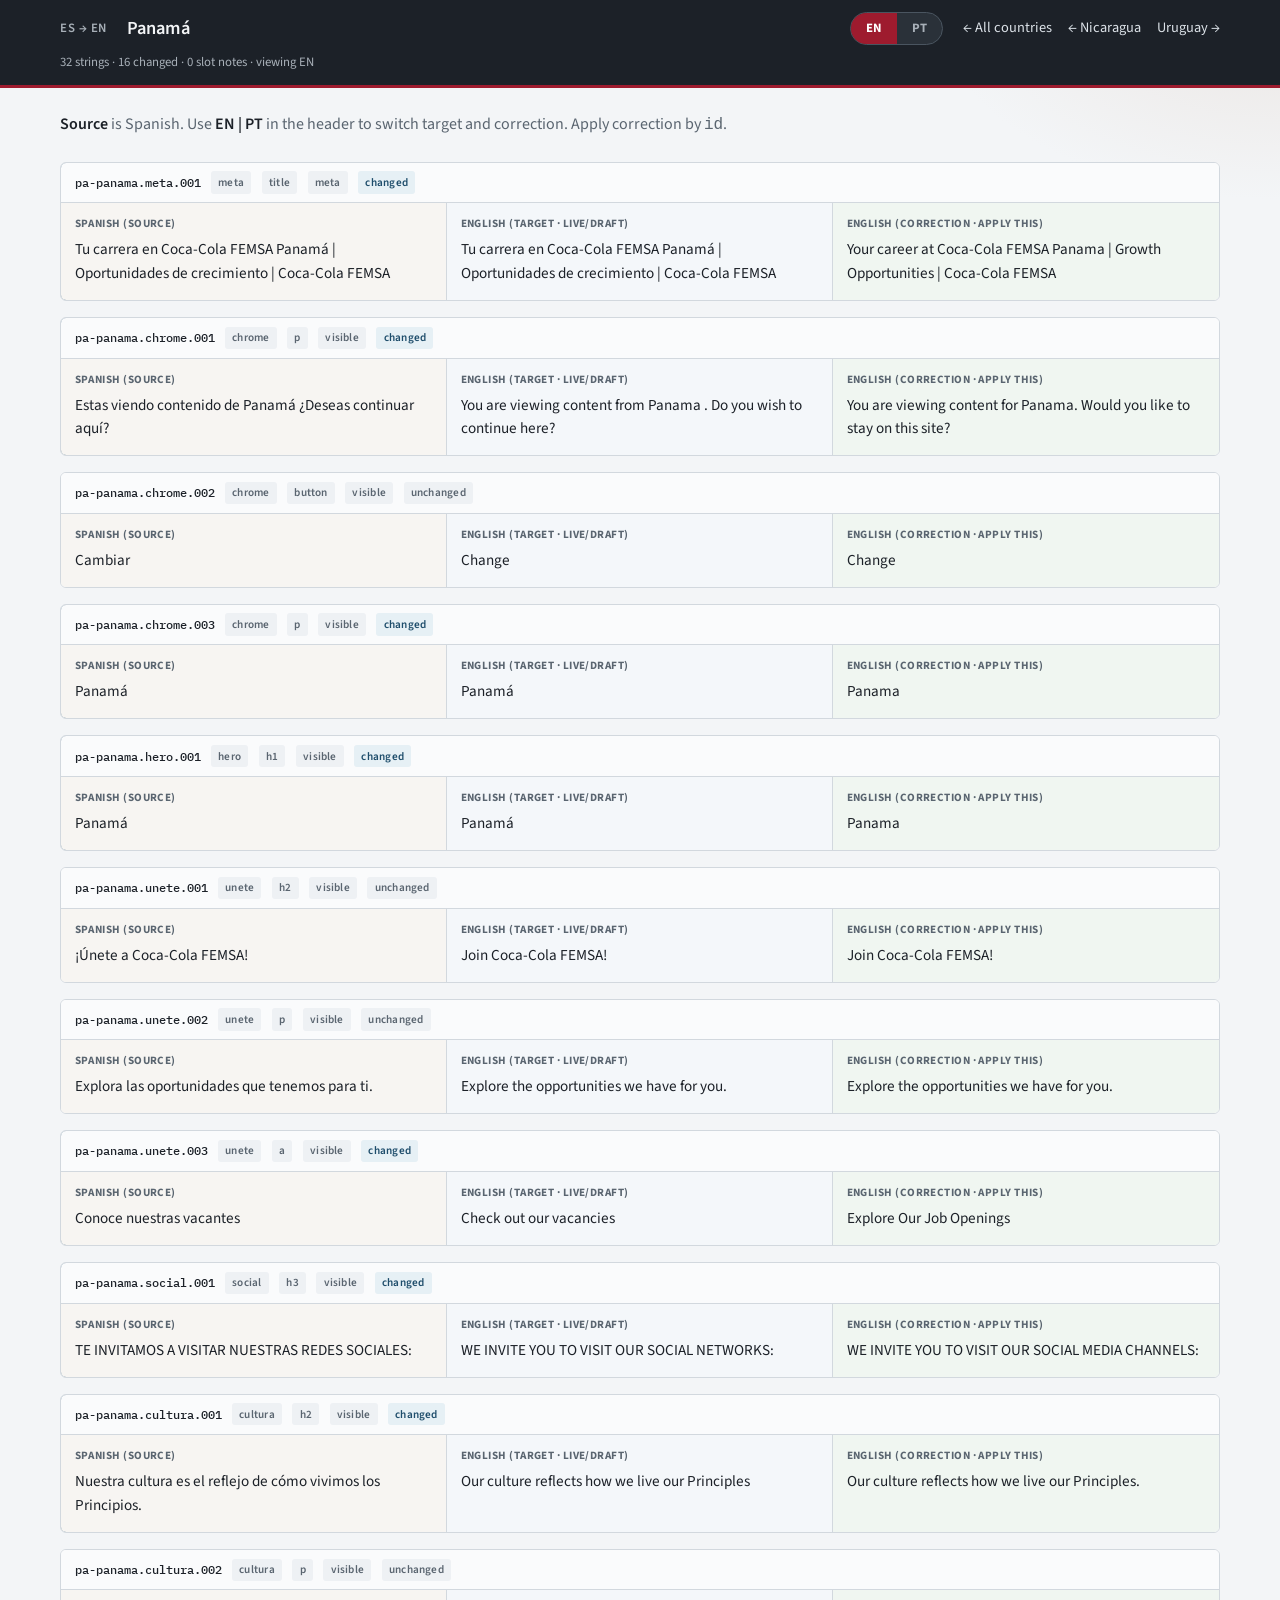
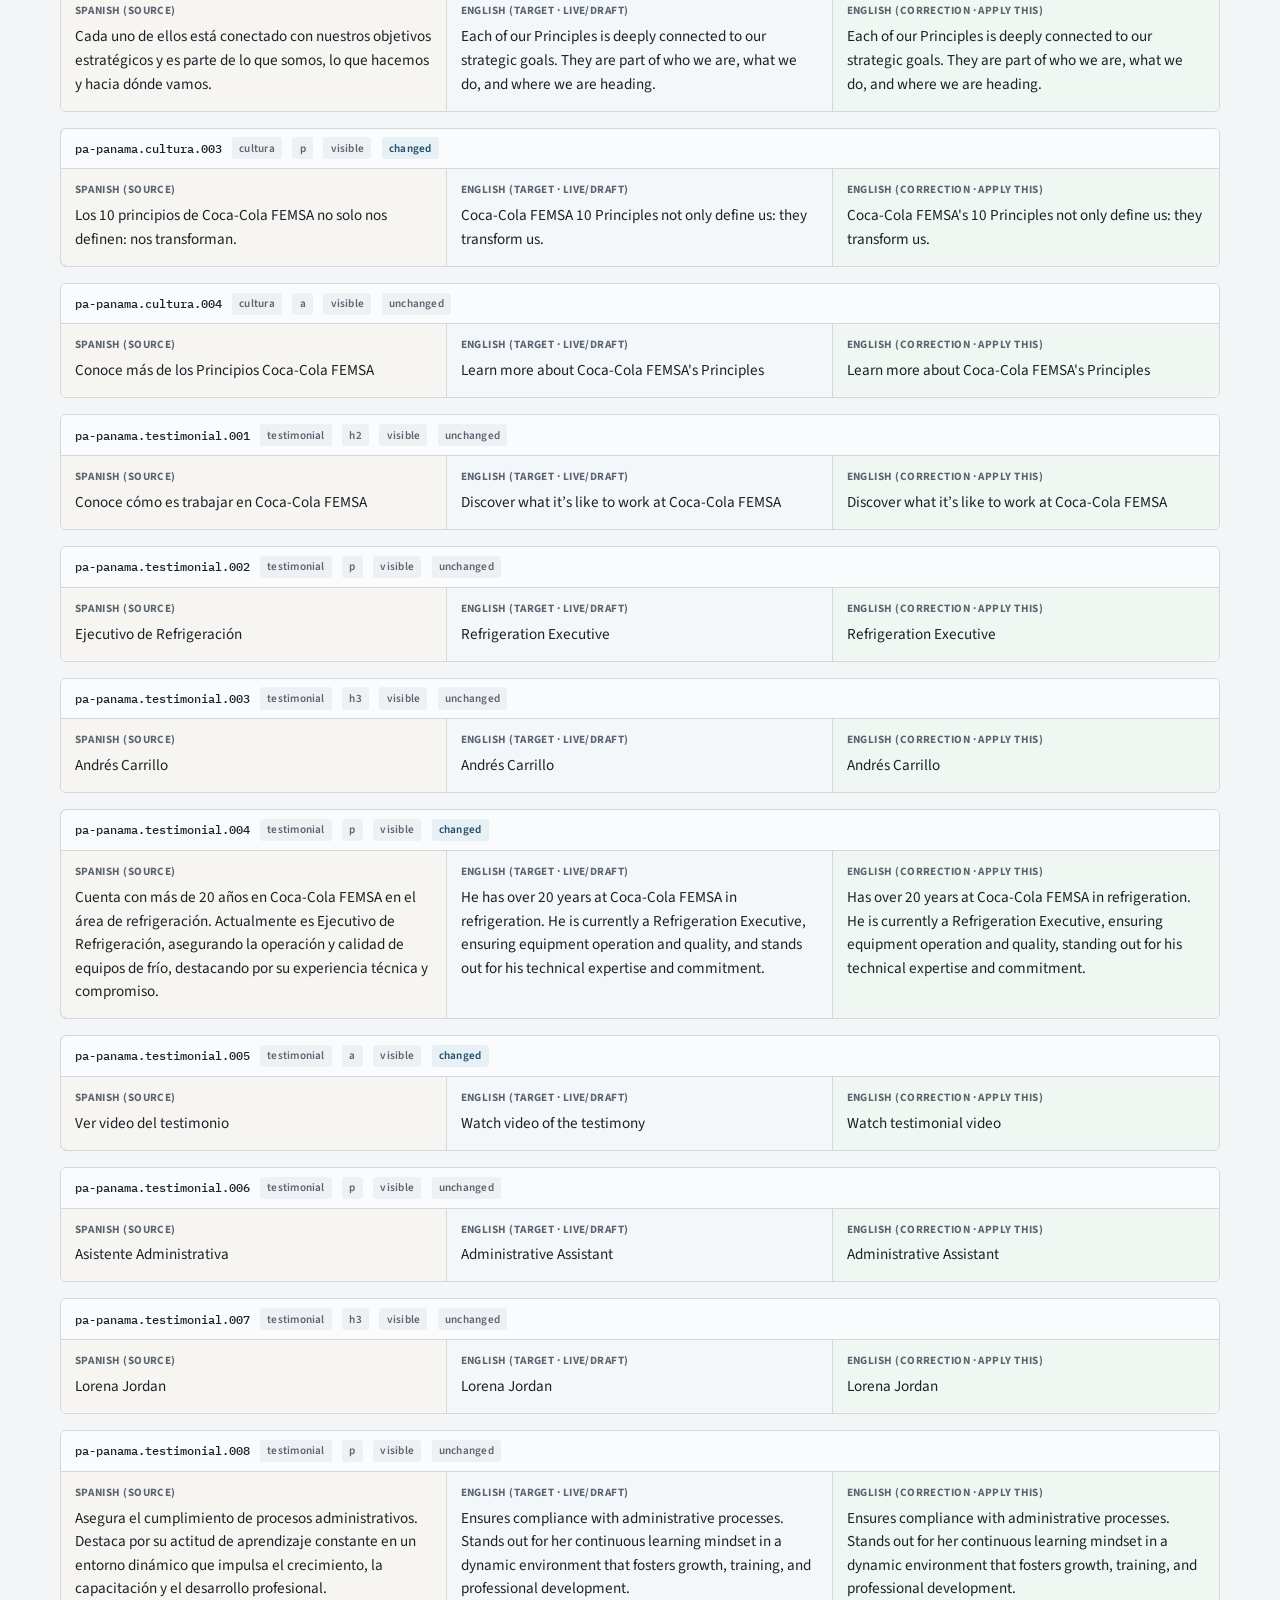
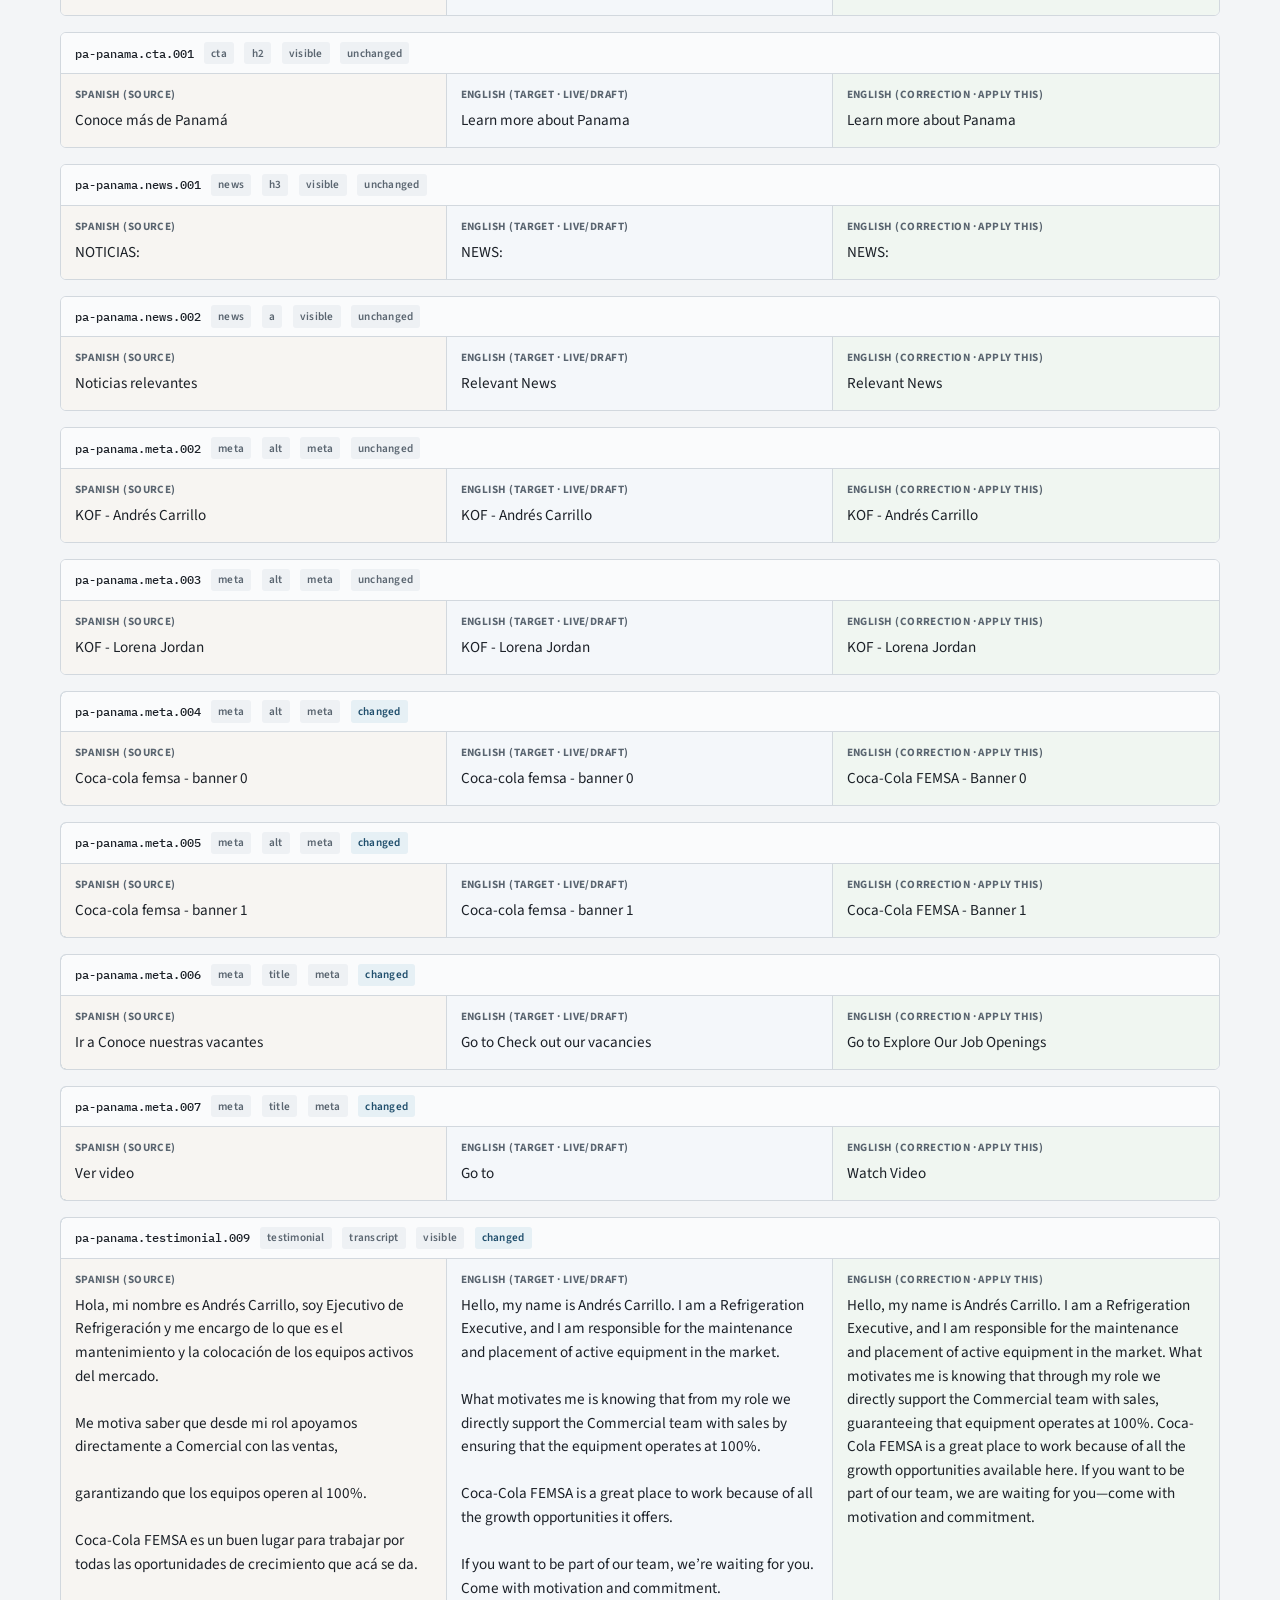
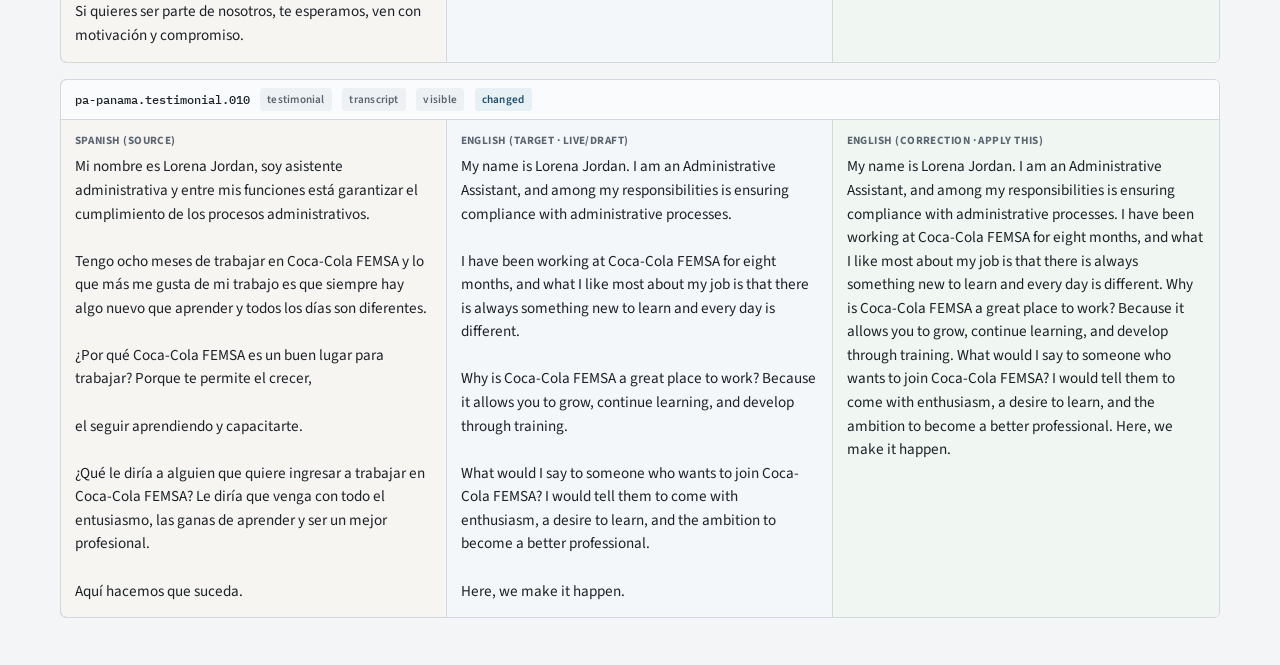
<file: proof-read-delivery/html/panama.html>
<!DOCTYPE html>
<html lang="en" data-lang="en">
<head>
  <meta charset="utf-8">
  <meta name="viewport" content="width=device-width, initial-scale=1">
  <title>Panamá — corrections</title>
  <link rel="preconnect" href="https://fonts.googleapis.com">
  <link rel="preconnect" href="https://fonts.gstatic.com" crossorigin>
  <link href="https://fonts.googleapis.com/css2?family=IBM+Plex+Mono:wght@400;500&family=Source+Sans+3:wght@400;600;700&display=swap" rel="stylesheet">
  <link rel="stylesheet" href="assets/handoff.css">
</head>
<body>
  <header class="site-header">
    <div class="site-header__inner">
      <div class="site-header__track" data-track-label>ES → EN</div>
      <h1 class="site-header__title">Panamá</h1>
      <div class="lang-switch" role="group" aria-label="Target language">
  <button type="button" class="lang-switch__btn" data-lang-switch="en" aria-pressed="true">EN</button>
  <button type="button" class="lang-switch__btn" data-lang-switch="pt" aria-pressed="false">PT</button>
</div>
      <nav class="site-header__nav"><a href="index.html">← All countries</a>
        <a href="nicaragua.html">← Nicaragua</a>
        <a href="uruguay.html">Uruguay →</a></nav>
      <div class="site-header__meta" data-track-meta data-rows="32" data-blocked="0" data-changed-en="16" data-changed-pt="14">32 strings · EN 16 changed · PT 14 changed · 0 slot notes</div>
    </div>
  </header>
  <main class="wrap">
    <p class="intro">
      <strong>Source</strong> is Spanish. Use <strong>EN | PT</strong> in the header
      to switch target and correction. Apply correction by <code>id</code>.
      
    </p>
    <div class="blocks">
<article class="block block--changed" id="pa-panama.meta.001" data-id="pa-panama.meta.001"
  data-blocked=""
  data-target-en="Tu carrera en Coca-Cola FEMSA Panamá | Oportunidades de crecimiento | Coca-Cola FEMSA"
  data-correction-en="Your career at Coca-Cola FEMSA Panama | Growth Opportunities | Coca-Cola FEMSA"
  data-changed-en="1"
  data-target-pt="Tu carrera en Coca-Cola FEMSA Panamá | Oportunidades de crecimiento | Coca-Cola FEMSA"
  data-correction-pt="Sua carreira em Coca-Cola FEMSA Panamá | Oportunidades de crecimiento | Coca-Cola FEMSA"
  data-changed-pt="1">
  <div class="block__head">
    <code class="block__id"><a href="#pa-panama.meta.001">pa-panama.meta.001</a></code>
    <span class="tag">meta</span><span class="tag">title</span><span class="tag">meta</span><span class="badge badge--changed" data-status-badge>changed</span>
    
  </div>
  <div class="split">
    <div class="pane pane--source">
      <span class="pane__label">Spanish (source)</span>
      <p class="pane__text">Tu carrera en Coca-Cola FEMSA Panamá | Oportunidades de crecimiento | Coca-Cola FEMSA</p>
    </div>
    <div class="pane pane--target">
      <span class="pane__label" data-label-target>English (target · live/draft)</span>
      <p data-pane-target class="pane__text">Tu carrera en Coca-Cola FEMSA Panamá | Oportunidades de crecimiento | Coca-Cola FEMSA</p>
    </div>
    <div class="pane pane--correction">
      <span class="pane__label" data-label-correction>English (correction · apply this)</span>
      <p data-pane-correction class="pane__text">Your career at Coca-Cola FEMSA Panama | Growth Opportunities | Coca-Cola FEMSA</p>
    </div>
  </div>
</article>
<article class="block block--changed" id="pa-panama.chrome.001" data-id="pa-panama.chrome.001"
  data-blocked=""
  data-target-en="You are viewing content from Panama . Do you wish to continue here?"
  data-correction-en="You are viewing content for Panama. Would you like to stay on this site?"
  data-changed-en="1"
  data-target-pt="Está a visualizar conteúdo do Panama . Deseja continuar aqui?"
  data-correction-pt="Está a visualizar conteúdo do Panamá . Deseja continuar aqui?"
  data-changed-pt="1">
  <div class="block__head">
    <code class="block__id"><a href="#pa-panama.chrome.001">pa-panama.chrome.001</a></code>
    <span class="tag">chrome</span><span class="tag">p</span><span class="tag">visible</span><span class="badge badge--changed" data-status-badge>changed</span>
    
  </div>
  <div class="split">
    <div class="pane pane--source">
      <span class="pane__label">Spanish (source)</span>
      <p class="pane__text">Estas viendo contenido de Panamá ¿Deseas continuar aquí?</p>
    </div>
    <div class="pane pane--target">
      <span class="pane__label" data-label-target>English (target · live/draft)</span>
      <p data-pane-target class="pane__text">You are viewing content from Panama . Do you wish to continue here?</p>
    </div>
    <div class="pane pane--correction">
      <span class="pane__label" data-label-correction>English (correction · apply this)</span>
      <p data-pane-correction class="pane__text">You are viewing content for Panama. Would you like to stay on this site?</p>
    </div>
  </div>
</article>
<article class="block" id="pa-panama.chrome.002" data-id="pa-panama.chrome.002"
  data-blocked=""
  data-target-en="Change"
  data-correction-en="Change"
  data-changed-en=""
  data-target-pt="Escolher"
  data-correction-pt="Escolher"
  data-changed-pt="">
  <div class="block__head">
    <code class="block__id"><a href="#pa-panama.chrome.002">pa-panama.chrome.002</a></code>
    <span class="tag">chrome</span><span class="tag">button</span><span class="tag">visible</span><span class="badge badge--same" data-status-badge>unchanged</span>
    
  </div>
  <div class="split">
    <div class="pane pane--source">
      <span class="pane__label">Spanish (source)</span>
      <p class="pane__text">Cambiar</p>
    </div>
    <div class="pane pane--target">
      <span class="pane__label" data-label-target>English (target · live/draft)</span>
      <p data-pane-target class="pane__text">Change</p>
    </div>
    <div class="pane pane--correction">
      <span class="pane__label" data-label-correction>English (correction · apply this)</span>
      <p data-pane-correction class="pane__text">Change</p>
    </div>
  </div>
</article>
<article class="block block--changed" id="pa-panama.chrome.003" data-id="pa-panama.chrome.003"
  data-blocked=""
  data-target-en="Panamá"
  data-correction-en="Panama"
  data-changed-en="1"
  data-target-pt="Panamá"
  data-correction-pt="O Panamá"
  data-changed-pt="1">
  <div class="block__head">
    <code class="block__id"><a href="#pa-panama.chrome.003">pa-panama.chrome.003</a></code>
    <span class="tag">chrome</span><span class="tag">p</span><span class="tag">visible</span><span class="badge badge--changed" data-status-badge>changed</span>
    
  </div>
  <div class="split">
    <div class="pane pane--source">
      <span class="pane__label">Spanish (source)</span>
      <p class="pane__text">Panamá</p>
    </div>
    <div class="pane pane--target">
      <span class="pane__label" data-label-target>English (target · live/draft)</span>
      <p data-pane-target class="pane__text">Panamá</p>
    </div>
    <div class="pane pane--correction">
      <span class="pane__label" data-label-correction>English (correction · apply this)</span>
      <p data-pane-correction class="pane__text">Panama</p>
    </div>
  </div>
</article>
<article class="block block--changed" id="pa-panama.hero.001" data-id="pa-panama.hero.001"
  data-blocked=""
  data-target-en="Panamá"
  data-correction-en="Panama"
  data-changed-en="1"
  data-target-pt="Panamá"
  data-correction-pt="O Panamá"
  data-changed-pt="1">
  <div class="block__head">
    <code class="block__id"><a href="#pa-panama.hero.001">pa-panama.hero.001</a></code>
    <span class="tag">hero</span><span class="tag">h1</span><span class="tag">visible</span><span class="badge badge--changed" data-status-badge>changed</span>
    
  </div>
  <div class="split">
    <div class="pane pane--source">
      <span class="pane__label">Spanish (source)</span>
      <p class="pane__text">Panamá</p>
    </div>
    <div class="pane pane--target">
      <span class="pane__label" data-label-target>English (target · live/draft)</span>
      <p data-pane-target class="pane__text">Panamá</p>
    </div>
    <div class="pane pane--correction">
      <span class="pane__label" data-label-correction>English (correction · apply this)</span>
      <p data-pane-correction class="pane__text">Panama</p>
    </div>
  </div>
</article>
<article class="block" id="pa-panama.unete.001" data-id="pa-panama.unete.001"
  data-blocked=""
  data-target-en="Join Coca-Cola FEMSA!"
  data-correction-en="Join Coca-Cola FEMSA!"
  data-changed-en=""
  data-target-pt="Junte-se à Coca-Cola FEMSA!"
  data-correction-pt="Junte-se à Coca-Cola FEMSA!"
  data-changed-pt="">
  <div class="block__head">
    <code class="block__id"><a href="#pa-panama.unete.001">pa-panama.unete.001</a></code>
    <span class="tag">unete</span><span class="tag">h2</span><span class="tag">visible</span><span class="badge badge--same" data-status-badge>unchanged</span>
    
  </div>
  <div class="split">
    <div class="pane pane--source">
      <span class="pane__label">Spanish (source)</span>
      <p class="pane__text">¡Únete a Coca-Cola FEMSA!</p>
    </div>
    <div class="pane pane--target">
      <span class="pane__label" data-label-target>English (target · live/draft)</span>
      <p data-pane-target class="pane__text">Join Coca-Cola FEMSA!</p>
    </div>
    <div class="pane pane--correction">
      <span class="pane__label" data-label-correction>English (correction · apply this)</span>
      <p data-pane-correction class="pane__text">Join Coca-Cola FEMSA!</p>
    </div>
  </div>
</article>
<article class="block" id="pa-panama.unete.002" data-id="pa-panama.unete.002"
  data-blocked=""
  data-target-en="Explore the opportunities we have for you."
  data-correction-en="Explore the opportunities we have for you."
  data-changed-en=""
  data-target-pt="Explore as oportunidades que temos para você."
  data-correction-pt="Explore as oportunidades que temos para você."
  data-changed-pt="">
  <div class="block__head">
    <code class="block__id"><a href="#pa-panama.unete.002">pa-panama.unete.002</a></code>
    <span class="tag">unete</span><span class="tag">p</span><span class="tag">visible</span><span class="badge badge--same" data-status-badge>unchanged</span>
    
  </div>
  <div class="split">
    <div class="pane pane--source">
      <span class="pane__label">Spanish (source)</span>
      <p class="pane__text">Explora las oportunidades que tenemos para ti.</p>
    </div>
    <div class="pane pane--target">
      <span class="pane__label" data-label-target>English (target · live/draft)</span>
      <p data-pane-target class="pane__text">Explore the opportunities we have for you.</p>
    </div>
    <div class="pane pane--correction">
      <span class="pane__label" data-label-correction>English (correction · apply this)</span>
      <p data-pane-correction class="pane__text">Explore the opportunities we have for you.</p>
    </div>
  </div>
</article>
<article class="block block--changed" id="pa-panama.unete.003" data-id="pa-panama.unete.003"
  data-blocked=""
  data-target-en="Check out our vacancies"
  data-correction-en="Explore Our Job Openings"
  data-changed-en="1"
  data-target-pt="Confira nossas vagas de emprego"
  data-correction-pt="Conheça nossas vagas de emprego"
  data-changed-pt="1">
  <div class="block__head">
    <code class="block__id"><a href="#pa-panama.unete.003">pa-panama.unete.003</a></code>
    <span class="tag">unete</span><span class="tag">a</span><span class="tag">visible</span><span class="badge badge--changed" data-status-badge>changed</span>
    
  </div>
  <div class="split">
    <div class="pane pane--source">
      <span class="pane__label">Spanish (source)</span>
      <p class="pane__text">Conoce nuestras vacantes</p>
    </div>
    <div class="pane pane--target">
      <span class="pane__label" data-label-target>English (target · live/draft)</span>
      <p data-pane-target class="pane__text">Check out our vacancies</p>
    </div>
    <div class="pane pane--correction">
      <span class="pane__label" data-label-correction>English (correction · apply this)</span>
      <p data-pane-correction class="pane__text">Explore Our Job Openings</p>
    </div>
  </div>
</article>
<article class="block block--changed" id="pa-panama.social.001" data-id="pa-panama.social.001"
  data-blocked=""
  data-target-en="WE INVITE YOU TO VISIT OUR SOCIAL NETWORKS:"
  data-correction-en="WE INVITE YOU TO VISIT OUR SOCIAL MEDIA CHANNELS:"
  data-changed-en="1"
  data-target-pt="CONVIDAMOS VOCÊ A VISITAR NOSSAS REDES SOCIAIS:"
  data-correction-pt="CONVIDAMOS VOCÊ A VISITAR NOSSAS REDES SOCIAIS:"
  data-changed-pt="">
  <div class="block__head">
    <code class="block__id"><a href="#pa-panama.social.001">pa-panama.social.001</a></code>
    <span class="tag">social</span><span class="tag">h3</span><span class="tag">visible</span><span class="badge badge--changed" data-status-badge>changed</span>
    
  </div>
  <div class="split">
    <div class="pane pane--source">
      <span class="pane__label">Spanish (source)</span>
      <p class="pane__text">TE INVITAMOS A VISITAR NUESTRAS REDES SOCIALES:</p>
    </div>
    <div class="pane pane--target">
      <span class="pane__label" data-label-target>English (target · live/draft)</span>
      <p data-pane-target class="pane__text">WE INVITE YOU TO VISIT OUR SOCIAL NETWORKS:</p>
    </div>
    <div class="pane pane--correction">
      <span class="pane__label" data-label-correction>English (correction · apply this)</span>
      <p data-pane-correction class="pane__text">WE INVITE YOU TO VISIT OUR SOCIAL MEDIA CHANNELS:</p>
    </div>
  </div>
</article>
<article class="block block--changed" id="pa-panama.cultura.001" data-id="pa-panama.cultura.001"
  data-blocked=""
  data-target-en="Our culture reflects how we live our Principles"
  data-correction-en="Our culture reflects how we live our Principles."
  data-changed-en="1"
  data-target-pt="Nossa cultura é o reflexo de como vivemos os Princípios."
  data-correction-pt="Nossa cultura é o reflexo de como vivemos os Princípios."
  data-changed-pt="">
  <div class="block__head">
    <code class="block__id"><a href="#pa-panama.cultura.001">pa-panama.cultura.001</a></code>
    <span class="tag">cultura</span><span class="tag">h2</span><span class="tag">visible</span><span class="badge badge--changed" data-status-badge>changed</span>
    
  </div>
  <div class="split">
    <div class="pane pane--source">
      <span class="pane__label">Spanish (source)</span>
      <p class="pane__text">Nuestra cultura es el reflejo de cómo vivimos los Principios.</p>
    </div>
    <div class="pane pane--target">
      <span class="pane__label" data-label-target>English (target · live/draft)</span>
      <p data-pane-target class="pane__text">Our culture reflects how we live our Principles</p>
    </div>
    <div class="pane pane--correction">
      <span class="pane__label" data-label-correction>English (correction · apply this)</span>
      <p data-pane-correction class="pane__text">Our culture reflects how we live our Principles.</p>
    </div>
  </div>
</article>
<article class="block" id="pa-panama.cultura.002" data-id="pa-panama.cultura.002"
  data-blocked=""
  data-target-en="Each of our Principles is deeply connected to our strategic goals. They are part of who we are, what we do, and where we are heading."
  data-correction-en="Each of our Principles is deeply connected to our strategic goals. They are part of who we are, what we do, and where we are heading."
  data-changed-en=""
  data-target-pt="Cada um deles está conectado com nossos objetivos estratégicos e faz parte do que somos, fazemos e do rumo que tomamos."
  data-correction-pt="Cada um deles está conectado com nossos objetivos estratégicos e faz parte do que somos, do que fazemos e do rumo que tomamos."
  data-changed-pt="1">
  <div class="block__head">
    <code class="block__id"><a href="#pa-panama.cultura.002">pa-panama.cultura.002</a></code>
    <span class="tag">cultura</span><span class="tag">p</span><span class="tag">visible</span><span class="badge badge--same" data-status-badge>unchanged</span>
    
  </div>
  <div class="split">
    <div class="pane pane--source">
      <span class="pane__label">Spanish (source)</span>
      <p class="pane__text">Cada uno de ellos está conectado con nuestros objetivos estratégicos y es parte de lo que somos, lo que hacemos y hacia dónde vamos.</p>
    </div>
    <div class="pane pane--target">
      <span class="pane__label" data-label-target>English (target · live/draft)</span>
      <p data-pane-target class="pane__text">Each of our Principles is deeply connected to our strategic goals. They are part of who we are, what we do, and where we are heading.</p>
    </div>
    <div class="pane pane--correction">
      <span class="pane__label" data-label-correction>English (correction · apply this)</span>
      <p data-pane-correction class="pane__text">Each of our Principles is deeply connected to our strategic goals. They are part of who we are, what we do, and where we are heading.</p>
    </div>
  </div>
</article>
<article class="block block--changed" id="pa-panama.cultura.003" data-id="pa-panama.cultura.003"
  data-blocked=""
  data-target-en="Coca-Cola FEMSA 10 Principles not only define us: they transform us."
  data-correction-en="Coca-Cola FEMSA&#x27;s 10 Principles not only define us: they transform us."
  data-changed-en="1"
  data-target-pt="Os Dez Princípios da Coca-Cola FEMSA não apenas nos definem, mas nos transformam."
  data-correction-pt="Os Dez Princípios da Coca-Cola FEMSA não apenas nos definem, mas também nos transformam."
  data-changed-pt="1">
  <div class="block__head">
    <code class="block__id"><a href="#pa-panama.cultura.003">pa-panama.cultura.003</a></code>
    <span class="tag">cultura</span><span class="tag">p</span><span class="tag">visible</span><span class="badge badge--changed" data-status-badge>changed</span>
    
  </div>
  <div class="split">
    <div class="pane pane--source">
      <span class="pane__label">Spanish (source)</span>
      <p class="pane__text">Los 10 principios de Coca-Cola FEMSA no solo nos definen: nos transforman.</p>
    </div>
    <div class="pane pane--target">
      <span class="pane__label" data-label-target>English (target · live/draft)</span>
      <p data-pane-target class="pane__text">Coca-Cola FEMSA 10 Principles not only define us: they transform us.</p>
    </div>
    <div class="pane pane--correction">
      <span class="pane__label" data-label-correction>English (correction · apply this)</span>
      <p data-pane-correction class="pane__text">Coca-Cola FEMSA&#x27;s 10 Principles not only define us: they transform us.</p>
    </div>
  </div>
</article>
<article class="block" id="pa-panama.cultura.004" data-id="pa-panama.cultura.004"
  data-blocked=""
  data-target-en="Learn more about Coca-Cola FEMSA&#x27;s Principles"
  data-correction-en="Learn more about Coca-Cola FEMSA&#x27;s Principles"
  data-changed-en=""
  data-target-pt="Saiba mais sobre os Princípios da Coca-Cola FEMSA"
  data-correction-pt="Saiba mais sobre os Princípios da Coca-Cola FEMSA"
  data-changed-pt="">
  <div class="block__head">
    <code class="block__id"><a href="#pa-panama.cultura.004">pa-panama.cultura.004</a></code>
    <span class="tag">cultura</span><span class="tag">a</span><span class="tag">visible</span><span class="badge badge--same" data-status-badge>unchanged</span>
    
  </div>
  <div class="split">
    <div class="pane pane--source">
      <span class="pane__label">Spanish (source)</span>
      <p class="pane__text">Conoce más de los Principios Coca-Cola FEMSA</p>
    </div>
    <div class="pane pane--target">
      <span class="pane__label" data-label-target>English (target · live/draft)</span>
      <p data-pane-target class="pane__text">Learn more about Coca-Cola FEMSA&#x27;s Principles</p>
    </div>
    <div class="pane pane--correction">
      <span class="pane__label" data-label-correction>English (correction · apply this)</span>
      <p data-pane-correction class="pane__text">Learn more about Coca-Cola FEMSA&#x27;s Principles</p>
    </div>
  </div>
</article>
<article class="block" id="pa-panama.testimonial.001" data-id="pa-panama.testimonial.001"
  data-blocked=""
  data-target-en="Discover what it’s like to work at Coca-Cola FEMSA"
  data-correction-en="Discover what it’s like to work at Coca-Cola FEMSA"
  data-changed-en=""
  data-target-pt="Conheça como é trabalhar na Coca-Cola FEMSA"
  data-correction-pt="Conheça como é trabalhar na Coca-Cola FEMSA"
  data-changed-pt="">
  <div class="block__head">
    <code class="block__id"><a href="#pa-panama.testimonial.001">pa-panama.testimonial.001</a></code>
    <span class="tag">testimonial</span><span class="tag">h2</span><span class="tag">visible</span><span class="badge badge--same" data-status-badge>unchanged</span>
    
  </div>
  <div class="split">
    <div class="pane pane--source">
      <span class="pane__label">Spanish (source)</span>
      <p class="pane__text">Conoce cómo es trabajar en Coca-Cola FEMSA</p>
    </div>
    <div class="pane pane--target">
      <span class="pane__label" data-label-target>English (target · live/draft)</span>
      <p data-pane-target class="pane__text">Discover what it’s like to work at Coca-Cola FEMSA</p>
    </div>
    <div class="pane pane--correction">
      <span class="pane__label" data-label-correction>English (correction · apply this)</span>
      <p data-pane-correction class="pane__text">Discover what it’s like to work at Coca-Cola FEMSA</p>
    </div>
  </div>
</article>
<article class="block" id="pa-panama.testimonial.002" data-id="pa-panama.testimonial.002"
  data-blocked=""
  data-target-en="Refrigeration Executive"
  data-correction-en="Refrigeration Executive"
  data-changed-en=""
  data-target-pt="Executivo de Refrigeração"
  data-correction-pt="Executivo de Refrigeração"
  data-changed-pt="">
  <div class="block__head">
    <code class="block__id"><a href="#pa-panama.testimonial.002">pa-panama.testimonial.002</a></code>
    <span class="tag">testimonial</span><span class="tag">p</span><span class="tag">visible</span><span class="badge badge--same" data-status-badge>unchanged</span>
    
  </div>
  <div class="split">
    <div class="pane pane--source">
      <span class="pane__label">Spanish (source)</span>
      <p class="pane__text">Ejecutivo de Refrigeración</p>
    </div>
    <div class="pane pane--target">
      <span class="pane__label" data-label-target>English (target · live/draft)</span>
      <p data-pane-target class="pane__text">Refrigeration Executive</p>
    </div>
    <div class="pane pane--correction">
      <span class="pane__label" data-label-correction>English (correction · apply this)</span>
      <p data-pane-correction class="pane__text">Refrigeration Executive</p>
    </div>
  </div>
</article>
<article class="block" id="pa-panama.testimonial.003" data-id="pa-panama.testimonial.003"
  data-blocked=""
  data-target-en="Andrés Carrillo"
  data-correction-en="Andrés Carrillo"
  data-changed-en=""
  data-target-pt="Andrés Carrillo"
  data-correction-pt="Andrés Carrillo"
  data-changed-pt="">
  <div class="block__head">
    <code class="block__id"><a href="#pa-panama.testimonial.003">pa-panama.testimonial.003</a></code>
    <span class="tag">testimonial</span><span class="tag">h3</span><span class="tag">visible</span><span class="badge badge--same" data-status-badge>unchanged</span>
    
  </div>
  <div class="split">
    <div class="pane pane--source">
      <span class="pane__label">Spanish (source)</span>
      <p class="pane__text">Andrés Carrillo</p>
    </div>
    <div class="pane pane--target">
      <span class="pane__label" data-label-target>English (target · live/draft)</span>
      <p data-pane-target class="pane__text">Andrés Carrillo</p>
    </div>
    <div class="pane pane--correction">
      <span class="pane__label" data-label-correction>English (correction · apply this)</span>
      <p data-pane-correction class="pane__text">Andrés Carrillo</p>
    </div>
  </div>
</article>
<article class="block block--changed" id="pa-panama.testimonial.004" data-id="pa-panama.testimonial.004"
  data-blocked=""
  data-target-en="He has over 20 years at Coca-Cola FEMSA in refrigeration. He is currently a Refrigeration Executive, ensuring equipment operation and quality, and stands out for his technical expertise and commitment."
  data-correction-en="Has over 20 years at Coca-Cola FEMSA in refrigeration. He is currently a Refrigeration Executive, ensuring equipment operation and quality, standing out for his technical expertise and commitment."
  data-changed-en="1"
  data-target-pt="Possui mais de 20 anos na Coca-Cola FEMSA na área de refrigeração. Atualmente é Executivo de Refrigeração, garantindo a operação e qualidade dos equipamentos, destacando-se pela experiência técnica e comprometimento."
  data-correction-pt="Tem mais de 20 anos na Coca-Cola FEMSA na área de refrigeração. Atualmente é Executivo de Refrigeração, garantindo a operação e a qualidade dos equipamentos, destacando-se pela experiência técnica e pelo comprometimento."
  data-changed-pt="1">
  <div class="block__head">
    <code class="block__id"><a href="#pa-panama.testimonial.004">pa-panama.testimonial.004</a></code>
    <span class="tag">testimonial</span><span class="tag">p</span><span class="tag">visible</span><span class="badge badge--changed" data-status-badge>changed</span>
    
  </div>
  <div class="split">
    <div class="pane pane--source">
      <span class="pane__label">Spanish (source)</span>
      <p class="pane__text">Cuenta con más de 20 años en Coca-Cola FEMSA en el área de refrigeración. Actualmente es Ejecutivo de Refrigeración, asegurando la operación y calidad de equipos de frío, destacando por su experiencia técnica y compromiso.</p>
    </div>
    <div class="pane pane--target">
      <span class="pane__label" data-label-target>English (target · live/draft)</span>
      <p data-pane-target class="pane__text">He has over 20 years at Coca-Cola FEMSA in refrigeration. He is currently a Refrigeration Executive, ensuring equipment operation and quality, and stands out for his technical expertise and commitment.</p>
    </div>
    <div class="pane pane--correction">
      <span class="pane__label" data-label-correction>English (correction · apply this)</span>
      <p data-pane-correction class="pane__text">Has over 20 years at Coca-Cola FEMSA in refrigeration. He is currently a Refrigeration Executive, ensuring equipment operation and quality, standing out for his technical expertise and commitment.</p>
    </div>
  </div>
</article>
<article class="block block--changed" id="pa-panama.testimonial.005" data-id="pa-panama.testimonial.005"
  data-blocked=""
  data-target-en="Watch video of the testimony"
  data-correction-en="Watch testimonial video"
  data-changed-en="1"
  data-target-pt="Assista ao vídeo do depoimento"
  data-correction-pt="Assista ao vídeo do testemunho"
  data-changed-pt="1">
  <div class="block__head">
    <code class="block__id"><a href="#pa-panama.testimonial.005">pa-panama.testimonial.005</a></code>
    <span class="tag">testimonial</span><span class="tag">a</span><span class="tag">visible</span><span class="badge badge--changed" data-status-badge>changed</span>
    
  </div>
  <div class="split">
    <div class="pane pane--source">
      <span class="pane__label">Spanish (source)</span>
      <p class="pane__text">Ver video del testimonio</p>
    </div>
    <div class="pane pane--target">
      <span class="pane__label" data-label-target>English (target · live/draft)</span>
      <p data-pane-target class="pane__text">Watch video of the testimony</p>
    </div>
    <div class="pane pane--correction">
      <span class="pane__label" data-label-correction>English (correction · apply this)</span>
      <p data-pane-correction class="pane__text">Watch testimonial video</p>
    </div>
  </div>
</article>
<article class="block" id="pa-panama.testimonial.006" data-id="pa-panama.testimonial.006"
  data-blocked=""
  data-target-en="Administrative Assistant"
  data-correction-en="Administrative Assistant"
  data-changed-en=""
  data-target-pt="Assistente Administrativa"
  data-correction-pt="Assistente Administrativa"
  data-changed-pt="">
  <div class="block__head">
    <code class="block__id"><a href="#pa-panama.testimonial.006">pa-panama.testimonial.006</a></code>
    <span class="tag">testimonial</span><span class="tag">p</span><span class="tag">visible</span><span class="badge badge--same" data-status-badge>unchanged</span>
    
  </div>
  <div class="split">
    <div class="pane pane--source">
      <span class="pane__label">Spanish (source)</span>
      <p class="pane__text">Asistente Administrativa</p>
    </div>
    <div class="pane pane--target">
      <span class="pane__label" data-label-target>English (target · live/draft)</span>
      <p data-pane-target class="pane__text">Administrative Assistant</p>
    </div>
    <div class="pane pane--correction">
      <span class="pane__label" data-label-correction>English (correction · apply this)</span>
      <p data-pane-correction class="pane__text">Administrative Assistant</p>
    </div>
  </div>
</article>
<article class="block" id="pa-panama.testimonial.007" data-id="pa-panama.testimonial.007"
  data-blocked=""
  data-target-en="Lorena Jordan"
  data-correction-en="Lorena Jordan"
  data-changed-en=""
  data-target-pt="Lorena Jordan"
  data-correction-pt="Lorena Jordan"
  data-changed-pt="">
  <div class="block__head">
    <code class="block__id"><a href="#pa-panama.testimonial.007">pa-panama.testimonial.007</a></code>
    <span class="tag">testimonial</span><span class="tag">h3</span><span class="tag">visible</span><span class="badge badge--same" data-status-badge>unchanged</span>
    
  </div>
  <div class="split">
    <div class="pane pane--source">
      <span class="pane__label">Spanish (source)</span>
      <p class="pane__text">Lorena Jordan</p>
    </div>
    <div class="pane pane--target">
      <span class="pane__label" data-label-target>English (target · live/draft)</span>
      <p data-pane-target class="pane__text">Lorena Jordan</p>
    </div>
    <div class="pane pane--correction">
      <span class="pane__label" data-label-correction>English (correction · apply this)</span>
      <p data-pane-correction class="pane__text">Lorena Jordan</p>
    </div>
  </div>
</article>
<article class="block" id="pa-panama.testimonial.008" data-id="pa-panama.testimonial.008"
  data-blocked=""
  data-target-en="Ensures compliance with administrative processes. Stands out for her continuous learning mindset in a dynamic environment that fosters growth, training, and professional development."
  data-correction-en="Ensures compliance with administrative processes. Stands out for her continuous learning mindset in a dynamic environment that fosters growth, training, and professional development."
  data-changed-en=""
  data-target-pt="Garante o cumprimento dos processos administrativos. Destaca-se pela mentalidade de aprendizado contínuo em um ambiente dinâmico que impulsiona o crescimento, a capacitação e o desenvolvimento profissional."
  data-correction-pt="Garante o cumprimento dos processos administrativos. Destaca-se pela mentalidade de aprendizado contínuo em um ambiente dinâmico que impulsiona o crescimento, a capacitação e o desenvolvimento profissional."
  data-changed-pt="">
  <div class="block__head">
    <code class="block__id"><a href="#pa-panama.testimonial.008">pa-panama.testimonial.008</a></code>
    <span class="tag">testimonial</span><span class="tag">p</span><span class="tag">visible</span><span class="badge badge--same" data-status-badge>unchanged</span>
    
  </div>
  <div class="split">
    <div class="pane pane--source">
      <span class="pane__label">Spanish (source)</span>
      <p class="pane__text">Asegura el cumplimiento de procesos administrativos. Destaca por su actitud de aprendizaje constante en un entorno dinámico que impulsa el crecimiento, la capacitación y el desarrollo profesional.</p>
    </div>
    <div class="pane pane--target">
      <span class="pane__label" data-label-target>English (target · live/draft)</span>
      <p data-pane-target class="pane__text">Ensures compliance with administrative processes. Stands out for her continuous learning mindset in a dynamic environment that fosters growth, training, and professional development.</p>
    </div>
    <div class="pane pane--correction">
      <span class="pane__label" data-label-correction>English (correction · apply this)</span>
      <p data-pane-correction class="pane__text">Ensures compliance with administrative processes. Stands out for her continuous learning mindset in a dynamic environment that fosters growth, training, and professional development.</p>
    </div>
  </div>
</article>
<article class="block" id="pa-panama.cta.001" data-id="pa-panama.cta.001"
  data-blocked=""
  data-target-en="Learn more about Panama"
  data-correction-en="Learn more about Panama"
  data-changed-en=""
  data-target-pt="Saiba mais sobre o Panama"
  data-correction-pt="Saiba mais sobre O Panamá"
  data-changed-pt="1">
  <div class="block__head">
    <code class="block__id"><a href="#pa-panama.cta.001">pa-panama.cta.001</a></code>
    <span class="tag">cta</span><span class="tag">h2</span><span class="tag">visible</span><span class="badge badge--same" data-status-badge>unchanged</span>
    
  </div>
  <div class="split">
    <div class="pane pane--source">
      <span class="pane__label">Spanish (source)</span>
      <p class="pane__text">Conoce más de Panamá</p>
    </div>
    <div class="pane pane--target">
      <span class="pane__label" data-label-target>English (target · live/draft)</span>
      <p data-pane-target class="pane__text">Learn more about Panama</p>
    </div>
    <div class="pane pane--correction">
      <span class="pane__label" data-label-correction>English (correction · apply this)</span>
      <p data-pane-correction class="pane__text">Learn more about Panama</p>
    </div>
  </div>
</article>
<article class="block" id="pa-panama.news.001" data-id="pa-panama.news.001"
  data-blocked=""
  data-target-en="NEWS:"
  data-correction-en="NEWS:"
  data-changed-en=""
  data-target-pt="NOTÍCIAS:"
  data-correction-pt="NOTÍCIAS:"
  data-changed-pt="">
  <div class="block__head">
    <code class="block__id"><a href="#pa-panama.news.001">pa-panama.news.001</a></code>
    <span class="tag">news</span><span class="tag">h3</span><span class="tag">visible</span><span class="badge badge--same" data-status-badge>unchanged</span>
    
  </div>
  <div class="split">
    <div class="pane pane--source">
      <span class="pane__label">Spanish (source)</span>
      <p class="pane__text">NOTICIAS:</p>
    </div>
    <div class="pane pane--target">
      <span class="pane__label" data-label-target>English (target · live/draft)</span>
      <p data-pane-target class="pane__text">NEWS:</p>
    </div>
    <div class="pane pane--correction">
      <span class="pane__label" data-label-correction>English (correction · apply this)</span>
      <p data-pane-correction class="pane__text">NEWS:</p>
    </div>
  </div>
</article>
<article class="block" id="pa-panama.news.002" data-id="pa-panama.news.002"
  data-blocked=""
  data-target-en="Relevant News"
  data-correction-en="Relevant News"
  data-changed-en=""
  data-target-pt="Noticias relevantes"
  data-correction-pt="Notícias relevantes"
  data-changed-pt="1">
  <div class="block__head">
    <code class="block__id"><a href="#pa-panama.news.002">pa-panama.news.002</a></code>
    <span class="tag">news</span><span class="tag">a</span><span class="tag">visible</span><span class="badge badge--same" data-status-badge>unchanged</span>
    
  </div>
  <div class="split">
    <div class="pane pane--source">
      <span class="pane__label">Spanish (source)</span>
      <p class="pane__text">Noticias relevantes</p>
    </div>
    <div class="pane pane--target">
      <span class="pane__label" data-label-target>English (target · live/draft)</span>
      <p data-pane-target class="pane__text">Relevant News</p>
    </div>
    <div class="pane pane--correction">
      <span class="pane__label" data-label-correction>English (correction · apply this)</span>
      <p data-pane-correction class="pane__text">Relevant News</p>
    </div>
  </div>
</article>
<article class="block" id="pa-panama.meta.002" data-id="pa-panama.meta.002"
  data-blocked=""
  data-target-en="KOF - Andrés Carrillo"
  data-correction-en="KOF - Andrés Carrillo"
  data-changed-en=""
  data-target-pt="KOF - Andrés Carrillo"
  data-correction-pt="KOF - Andrés Carrillo"
  data-changed-pt="">
  <div class="block__head">
    <code class="block__id"><a href="#pa-panama.meta.002">pa-panama.meta.002</a></code>
    <span class="tag">meta</span><span class="tag">alt</span><span class="tag">meta</span><span class="badge badge--same" data-status-badge>unchanged</span>
    
  </div>
  <div class="split">
    <div class="pane pane--source">
      <span class="pane__label">Spanish (source)</span>
      <p class="pane__text">KOF - Andrés Carrillo</p>
    </div>
    <div class="pane pane--target">
      <span class="pane__label" data-label-target>English (target · live/draft)</span>
      <p data-pane-target class="pane__text">KOF - Andrés Carrillo</p>
    </div>
    <div class="pane pane--correction">
      <span class="pane__label" data-label-correction>English (correction · apply this)</span>
      <p data-pane-correction class="pane__text">KOF - Andrés Carrillo</p>
    </div>
  </div>
</article>
<article class="block" id="pa-panama.meta.003" data-id="pa-panama.meta.003"
  data-blocked=""
  data-target-en="KOF - Lorena Jordan"
  data-correction-en="KOF - Lorena Jordan"
  data-changed-en=""
  data-target-pt="KOF - Lorena Jordan"
  data-correction-pt="KOF - Lorena Jordan"
  data-changed-pt="">
  <div class="block__head">
    <code class="block__id"><a href="#pa-panama.meta.003">pa-panama.meta.003</a></code>
    <span class="tag">meta</span><span class="tag">alt</span><span class="tag">meta</span><span class="badge badge--same" data-status-badge>unchanged</span>
    
  </div>
  <div class="split">
    <div class="pane pane--source">
      <span class="pane__label">Spanish (source)</span>
      <p class="pane__text">KOF - Lorena Jordan</p>
    </div>
    <div class="pane pane--target">
      <span class="pane__label" data-label-target>English (target · live/draft)</span>
      <p data-pane-target class="pane__text">KOF - Lorena Jordan</p>
    </div>
    <div class="pane pane--correction">
      <span class="pane__label" data-label-correction>English (correction · apply this)</span>
      <p data-pane-correction class="pane__text">KOF - Lorena Jordan</p>
    </div>
  </div>
</article>
<article class="block block--changed" id="pa-panama.meta.004" data-id="pa-panama.meta.004"
  data-blocked=""
  data-target-en="Coca-cola femsa - banner 0"
  data-correction-en="Coca-Cola FEMSA - Banner 0"
  data-changed-en="1"
  data-target-pt="Coca-cola femsa - banner 0"
  data-correction-pt="Coca-cola femsa - banner 0"
  data-changed-pt="">
  <div class="block__head">
    <code class="block__id"><a href="#pa-panama.meta.004">pa-panama.meta.004</a></code>
    <span class="tag">meta</span><span class="tag">alt</span><span class="tag">meta</span><span class="badge badge--changed" data-status-badge>changed</span>
    
  </div>
  <div class="split">
    <div class="pane pane--source">
      <span class="pane__label">Spanish (source)</span>
      <p class="pane__text">Coca-cola femsa - banner 0</p>
    </div>
    <div class="pane pane--target">
      <span class="pane__label" data-label-target>English (target · live/draft)</span>
      <p data-pane-target class="pane__text">Coca-cola femsa - banner 0</p>
    </div>
    <div class="pane pane--correction">
      <span class="pane__label" data-label-correction>English (correction · apply this)</span>
      <p data-pane-correction class="pane__text">Coca-Cola FEMSA - Banner 0</p>
    </div>
  </div>
</article>
<article class="block block--changed" id="pa-panama.meta.005" data-id="pa-panama.meta.005"
  data-blocked=""
  data-target-en="Coca-cola femsa - banner 1"
  data-correction-en="Coca-Cola FEMSA - Banner 1"
  data-changed-en="1"
  data-target-pt="Coca-cola femsa - banner 1"
  data-correction-pt="Coca-cola femsa - banner 1"
  data-changed-pt="">
  <div class="block__head">
    <code class="block__id"><a href="#pa-panama.meta.005">pa-panama.meta.005</a></code>
    <span class="tag">meta</span><span class="tag">alt</span><span class="tag">meta</span><span class="badge badge--changed" data-status-badge>changed</span>
    
  </div>
  <div class="split">
    <div class="pane pane--source">
      <span class="pane__label">Spanish (source)</span>
      <p class="pane__text">Coca-cola femsa - banner 1</p>
    </div>
    <div class="pane pane--target">
      <span class="pane__label" data-label-target>English (target · live/draft)</span>
      <p data-pane-target class="pane__text">Coca-cola femsa - banner 1</p>
    </div>
    <div class="pane pane--correction">
      <span class="pane__label" data-label-correction>English (correction · apply this)</span>
      <p data-pane-correction class="pane__text">Coca-Cola FEMSA - Banner 1</p>
    </div>
  </div>
</article>
<article class="block block--changed" id="pa-panama.meta.006" data-id="pa-panama.meta.006"
  data-blocked=""
  data-target-en="Go to Check out our vacancies"
  data-correction-en="Go to Explore Our Job Openings"
  data-changed-en="1"
  data-target-pt="Vá para Confira nossas vagas de emprego."
  data-correction-pt="Vá para Conheça nossas vagas de emprego."
  data-changed-pt="1">
  <div class="block__head">
    <code class="block__id"><a href="#pa-panama.meta.006">pa-panama.meta.006</a></code>
    <span class="tag">meta</span><span class="tag">title</span><span class="tag">meta</span><span class="badge badge--changed" data-status-badge>changed</span>
    
  </div>
  <div class="split">
    <div class="pane pane--source">
      <span class="pane__label">Spanish (source)</span>
      <p class="pane__text">Ir a Conoce nuestras vacantes</p>
    </div>
    <div class="pane pane--target">
      <span class="pane__label" data-label-target>English (target · live/draft)</span>
      <p data-pane-target class="pane__text">Go to Check out our vacancies</p>
    </div>
    <div class="pane pane--correction">
      <span class="pane__label" data-label-correction>English (correction · apply this)</span>
      <p data-pane-correction class="pane__text">Go to Explore Our Job Openings</p>
    </div>
  </div>
</article>
<article class="block block--changed" id="pa-panama.meta.007" data-id="pa-panama.meta.007"
  data-blocked=""
  data-target-en="Go to"
  data-correction-en="Watch Video"
  data-changed-en="1"
  data-target-pt="Vá para"
  data-correction-pt="Vá para"
  data-changed-pt="">
  <div class="block__head">
    <code class="block__id"><a href="#pa-panama.meta.007">pa-panama.meta.007</a></code>
    <span class="tag">meta</span><span class="tag">title</span><span class="tag">meta</span><span class="badge badge--changed" data-status-badge>changed</span>
    
  </div>
  <div class="split">
    <div class="pane pane--source">
      <span class="pane__label">Spanish (source)</span>
      <p class="pane__text">Ver video</p>
    </div>
    <div class="pane pane--target">
      <span class="pane__label" data-label-target>English (target · live/draft)</span>
      <p data-pane-target class="pane__text">Go to</p>
    </div>
    <div class="pane pane--correction">
      <span class="pane__label" data-label-correction>English (correction · apply this)</span>
      <p data-pane-correction class="pane__text">Watch Video</p>
    </div>
  </div>
</article>
<article class="block block--changed" id="pa-panama.testimonial.009" data-id="pa-panama.testimonial.009"
  data-blocked=""
  data-target-en="Hello, my name is Andrés Carrillo. I am a Refrigeration Executive, and I am responsible for the maintenance and placement of active equipment in the market.

What motivates me is knowing that from my role we directly support the Commercial team with sales by ensuring that the equipment operates at 100%.

Coca-Cola FEMSA is a great place to work because of all the growth opportunities it offers.

If you want to be part of our team, we’re waiting for you. Come with motivation and commitment."
  data-correction-en="Hello, my name is Andrés Carrillo. I am a Refrigeration Executive, and I am responsible for the maintenance and placement of active equipment in the market. What motivates me is knowing that through my role we directly support the Commercial team with sales, guaranteeing that equipment operates at 100%. Coca-Cola FEMSA is a great place to work because of all the growth opportunities available here. If you want to be part of our team, we are waiting for you—come with motivation and commitment."
  data-changed-en="1"
  data-target-pt="Olá, meu nome é Andrés Carrillo. Sou Executivo de Refrigeração e sou responsável pela manutenção e instalação dos equipamentos ativos no mercado.

O que me motiva é saber que, a partir da minha função, apoiamos diretamente a área Comercial nas vendas, garantindo que os equipamentos operem 100%.

A Coca-Cola FEMSA é um ótimo lugar para trabalhar por todas as oportunidades de crescimento que oferece.

Se você quiser fazer parte da nossa equipe, estamos esperando por você. Venha com motivação e comprometimento."
  data-correction-pt="Olá, meu nome é Andrés Carrillo. Sou Executivo de Refrigeração e sou responsável pela manutenção e instalação dos equipamentos ativos no mercado.
O que me motiva é saber que, a partir da minha função, apoiamos diretamente a área Comercial nas vendas, garantindo que os equipamentos operem 100%.
A Coca-Cola FEMSA é um lugar ótimo para trabalhar por todas as oportunidades de crescimento que oferece.
Se você quiser fazer parte da nossa equipe, estamos esperando por você. Venha com motivação e comprometimento."
  data-changed-pt="1">
  <div class="block__head">
    <code class="block__id"><a href="#pa-panama.testimonial.009">pa-panama.testimonial.009</a></code>
    <span class="tag">testimonial</span><span class="tag">transcript</span><span class="tag">visible</span><span class="badge badge--changed" data-status-badge>changed</span>
    
  </div>
  <div class="split">
    <div class="pane pane--source">
      <span class="pane__label">Spanish (source)</span>
      <p class="pane__text">Hola, mi nombre es Andrés Carrillo, soy Ejecutivo de Refrigeración y me encargo de lo que es el mantenimiento y la colocación de los equipos activos del mercado.

Me motiva saber que desde mi rol apoyamos directamente a Comercial con las ventas,

garantizando que los equipos operen al 100%.

Coca-Cola FEMSA es un buen lugar para trabajar por todas las oportunidades de crecimiento que acá se da.

Si quieres ser parte de nosotros, te esperamos, ven con motivación y compromiso.</p>
    </div>
    <div class="pane pane--target">
      <span class="pane__label" data-label-target>English (target · live/draft)</span>
      <p data-pane-target class="pane__text">Hello, my name is Andrés Carrillo. I am a Refrigeration Executive, and I am responsible for the maintenance and placement of active equipment in the market.

What motivates me is knowing that from my role we directly support the Commercial team with sales by ensuring that the equipment operates at 100%.

Coca-Cola FEMSA is a great place to work because of all the growth opportunities it offers.

If you want to be part of our team, we’re waiting for you. Come with motivation and commitment.</p>
    </div>
    <div class="pane pane--correction">
      <span class="pane__label" data-label-correction>English (correction · apply this)</span>
      <p data-pane-correction class="pane__text">Hello, my name is Andrés Carrillo. I am a Refrigeration Executive, and I am responsible for the maintenance and placement of active equipment in the market. What motivates me is knowing that through my role we directly support the Commercial team with sales, guaranteeing that equipment operates at 100%. Coca-Cola FEMSA is a great place to work because of all the growth opportunities available here. If you want to be part of our team, we are waiting for you—come with motivation and commitment.</p>
    </div>
  </div>
</article>
<article class="block block--changed" id="pa-panama.testimonial.010" data-id="pa-panama.testimonial.010"
  data-blocked=""
  data-target-en="My name is Lorena Jordan. I am an Administrative Assistant, and among my responsibilities is ensuring compliance with administrative processes.

I have been working at Coca-Cola FEMSA for eight months, and what I like most about my job is that there is always something new to learn and every day is different.

Why is Coca-Cola FEMSA a great place to work? Because it allows you to grow, continue learning, and develop through training.

What would I say to someone who wants to join Coca-Cola FEMSA? I would tell them to come with enthusiasm, a desire to learn, and the ambition to become a better professional.

Here, we make it happen."
  data-correction-en="My name is Lorena Jordan. I am an Administrative Assistant, and among my responsibilities is ensuring compliance with administrative processes. I have been working at Coca-Cola FEMSA for eight months, and what I like most about my job is that there is always something new to learn and every day is different. Why is Coca-Cola FEMSA a great place to work? Because it allows you to grow, continue learning, and develop through training. What would I say to someone who wants to join Coca-Cola FEMSA? I would tell them to come with enthusiasm, a desire to learn, and the ambition to become a better professional. Here, we make it happen."
  data-changed-en="1"
  data-target-pt="Meu nome é Lorena Jordan. Sou assistente administrativa e, entre minhas funções, está garantir o cumprimento dos processos administrativos.

Tenho oito meses trabalhando na Coca-Cola FEMSA, e o que mais gosto no meu trabalho é que sempre há algo novo para aprender e todos os dias são diferentes.

Por que a Coca-Cola FEMSA é um bom lugar para trabalhar? Porque permite crescer, continuar aprendendo e se capacitar.

O que eu diria a alguém que quer trabalhar na Coca-Cola FEMSA? Diria para vir com muito entusiasmo, vontade de aprender e de se tornar um profissional melhor.

Aqui fazemos acontecer."
  data-correction-pt="Meu nome é Lorena Jordan. Sou assistente administrativa e, entre minhas funções, está garantir o cumprimento dos processos administrativos.
Tenho oito meses trabalhando na Coca-Cola FEMSA, e o que mais gosto no meu trabalho é que sempre há algo novo para aprender e todos os dias são diferentes.
Por que a Coca-Cola FEMSA é um bom lugar para trabalhar? Porque permite crescer, continuar aprendendo e se capacitar.
O que eu diria a alguém que quer trabalhar na Coca-Cola FEMSA? Diria para vir com muito entusiasmo, vontade de aprender e de se tornar um profissional melhor.
Aqui fazemos acontecer."
  data-changed-pt="1">
  <div class="block__head">
    <code class="block__id"><a href="#pa-panama.testimonial.010">pa-panama.testimonial.010</a></code>
    <span class="tag">testimonial</span><span class="tag">transcript</span><span class="tag">visible</span><span class="badge badge--changed" data-status-badge>changed</span>
    
  </div>
  <div class="split">
    <div class="pane pane--source">
      <span class="pane__label">Spanish (source)</span>
      <p class="pane__text">Mi nombre es Lorena Jordan, soy asistente administrativa y entre mis funciones está garantizar el cumplimiento de los procesos administrativos.

Tengo ocho meses de trabajar en Coca-Cola FEMSA y lo que más me gusta de mi trabajo es que siempre hay algo nuevo que aprender y todos los días son diferentes.

¿Por qué Coca-Cola FEMSA es un buen lugar para trabajar? Porque te permite el crecer,

el seguir aprendiendo y capacitarte.

¿Qué le diría a alguien que quiere ingresar a trabajar en Coca-Cola FEMSA? Le diría que venga con todo el entusiasmo, las ganas de aprender y ser un mejor profesional.

Aquí hacemos que suceda.</p>
    </div>
    <div class="pane pane--target">
      <span class="pane__label" data-label-target>English (target · live/draft)</span>
      <p data-pane-target class="pane__text">My name is Lorena Jordan. I am an Administrative Assistant, and among my responsibilities is ensuring compliance with administrative processes.

I have been working at Coca-Cola FEMSA for eight months, and what I like most about my job is that there is always something new to learn and every day is different.

Why is Coca-Cola FEMSA a great place to work? Because it allows you to grow, continue learning, and develop through training.

What would I say to someone who wants to join Coca-Cola FEMSA? I would tell them to come with enthusiasm, a desire to learn, and the ambition to become a better professional.

Here, we make it happen.</p>
    </div>
    <div class="pane pane--correction">
      <span class="pane__label" data-label-correction>English (correction · apply this)</span>
      <p data-pane-correction class="pane__text">My name is Lorena Jordan. I am an Administrative Assistant, and among my responsibilities is ensuring compliance with administrative processes. I have been working at Coca-Cola FEMSA for eight months, and what I like most about my job is that there is always something new to learn and every day is different. Why is Coca-Cola FEMSA a great place to work? Because it allows you to grow, continue learning, and develop through training. What would I say to someone who wants to join Coca-Cola FEMSA? I would tell them to come with enthusiasm, a desire to learn, and the ambition to become a better professional. Here, we make it happen.</p>
    </div>
  </div>
</article>

    </div>

  </main>
  <script src="assets/handoff.js" defer></script>
</body>
</html>
</file>
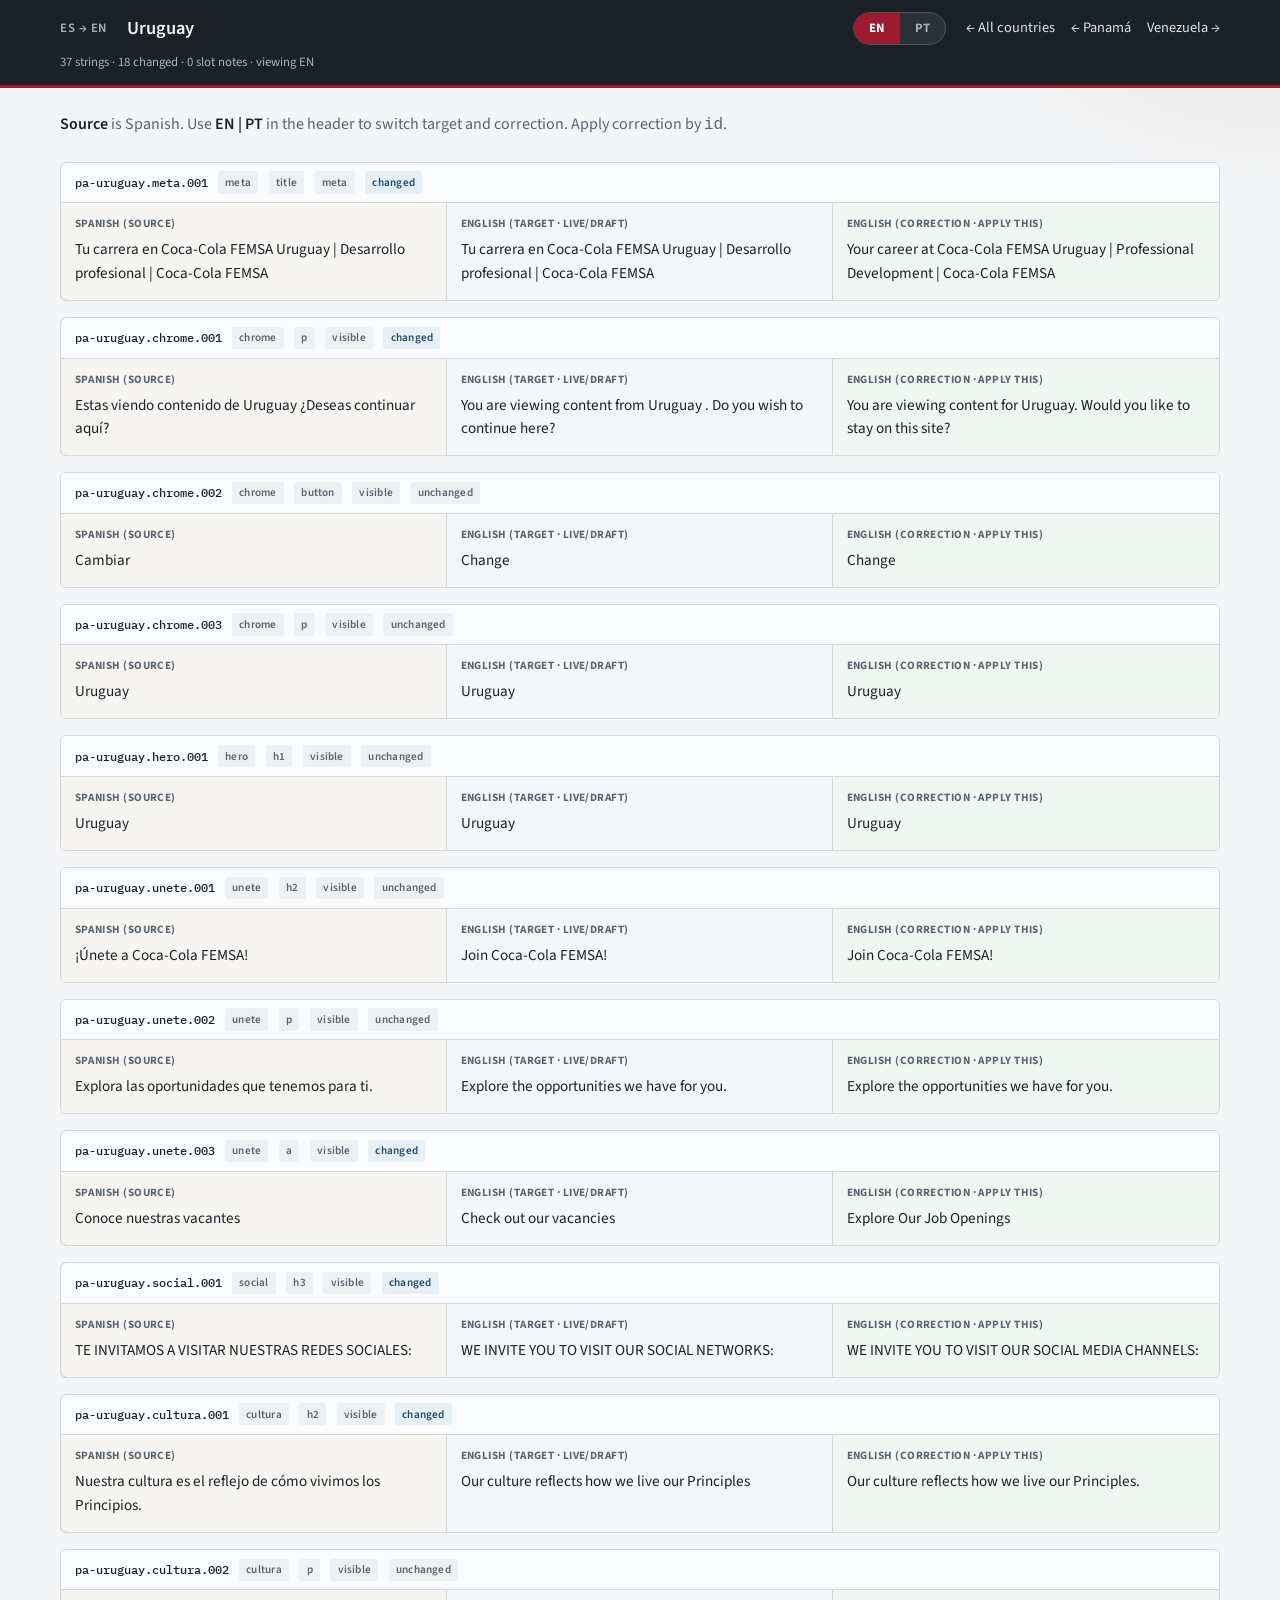
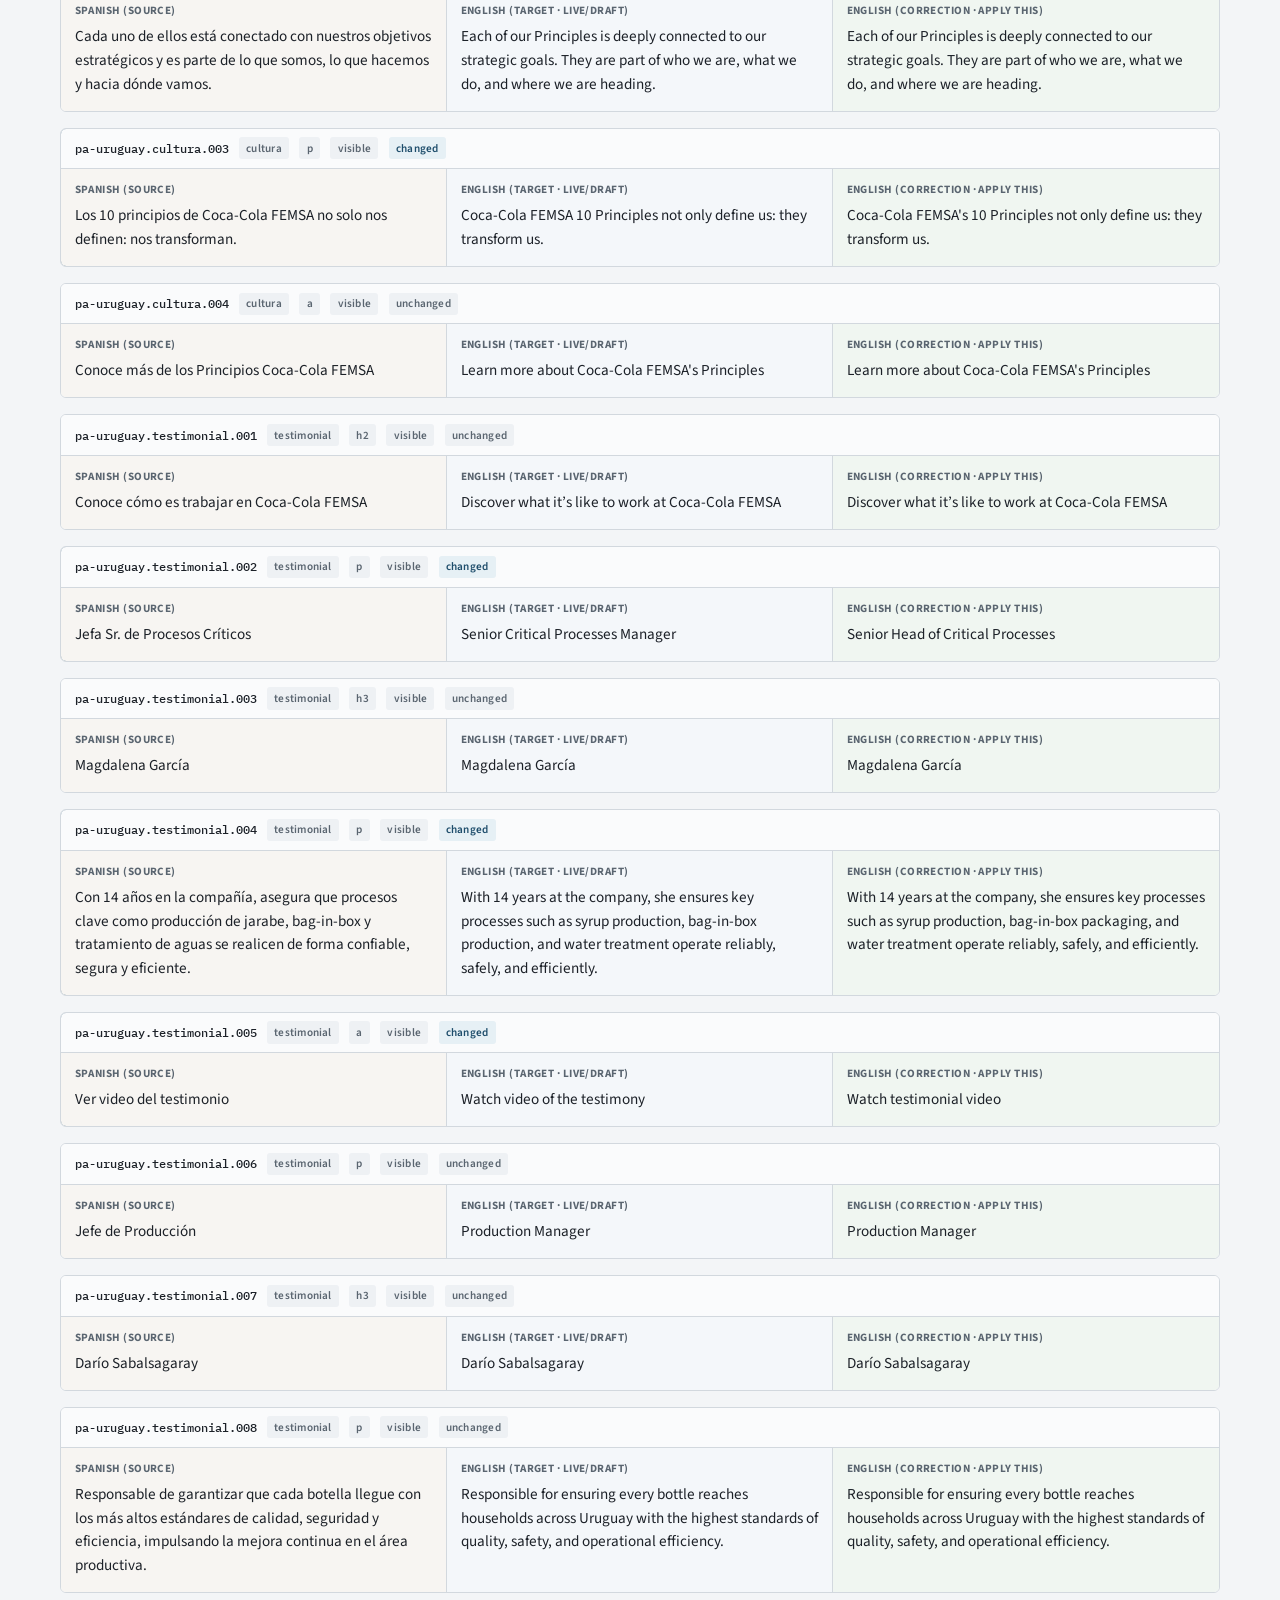
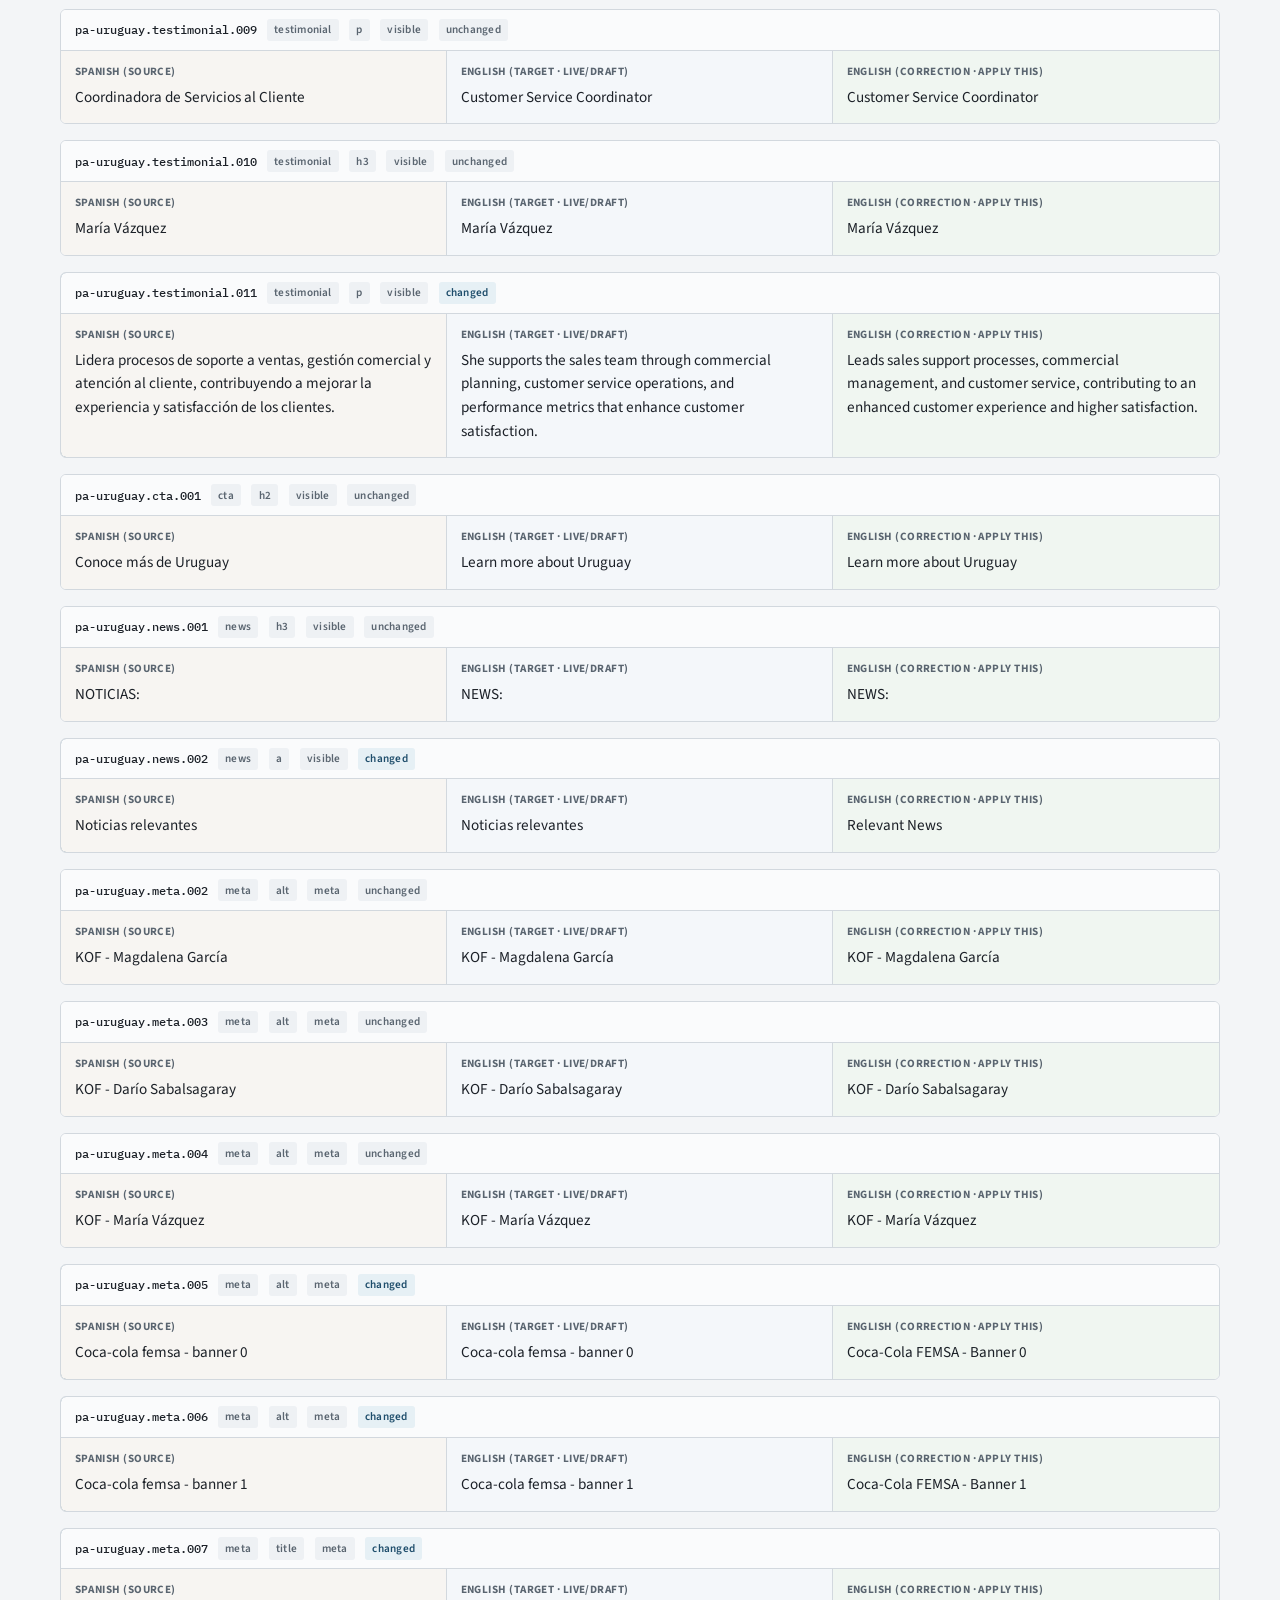
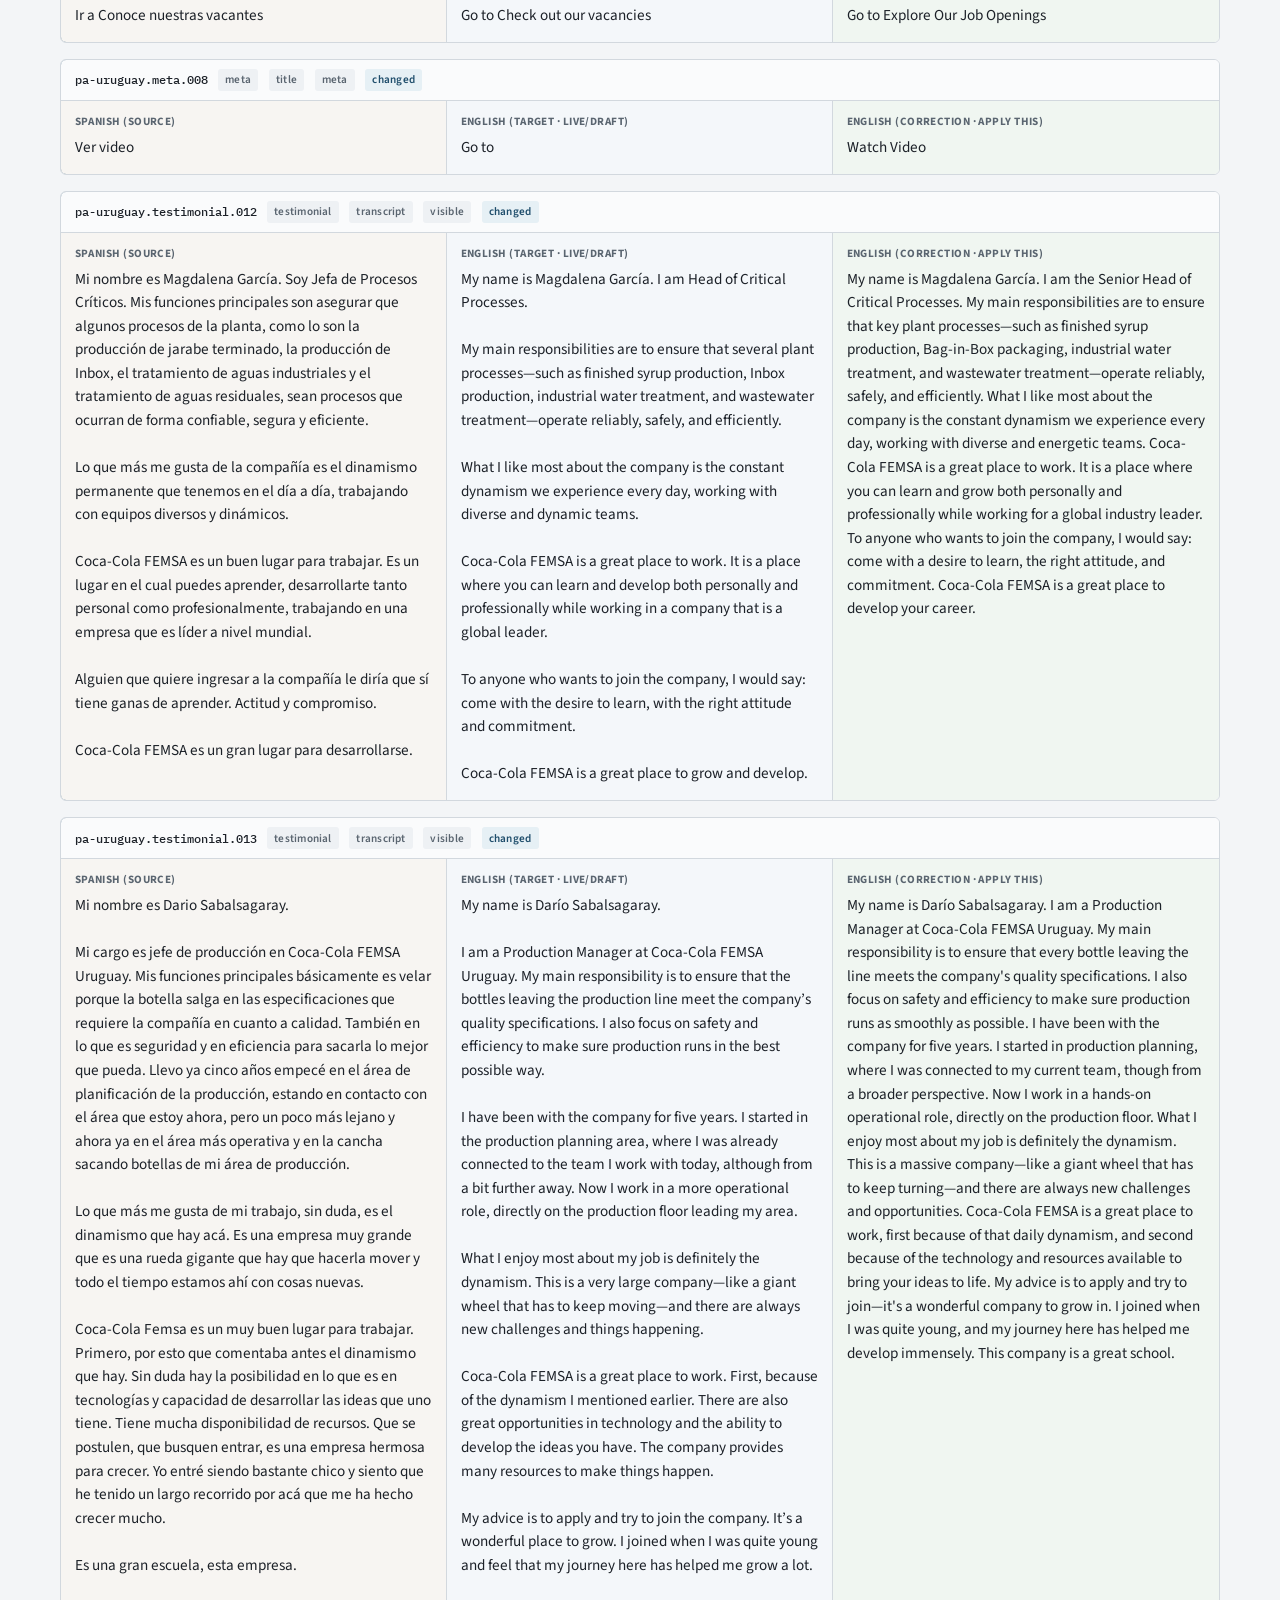
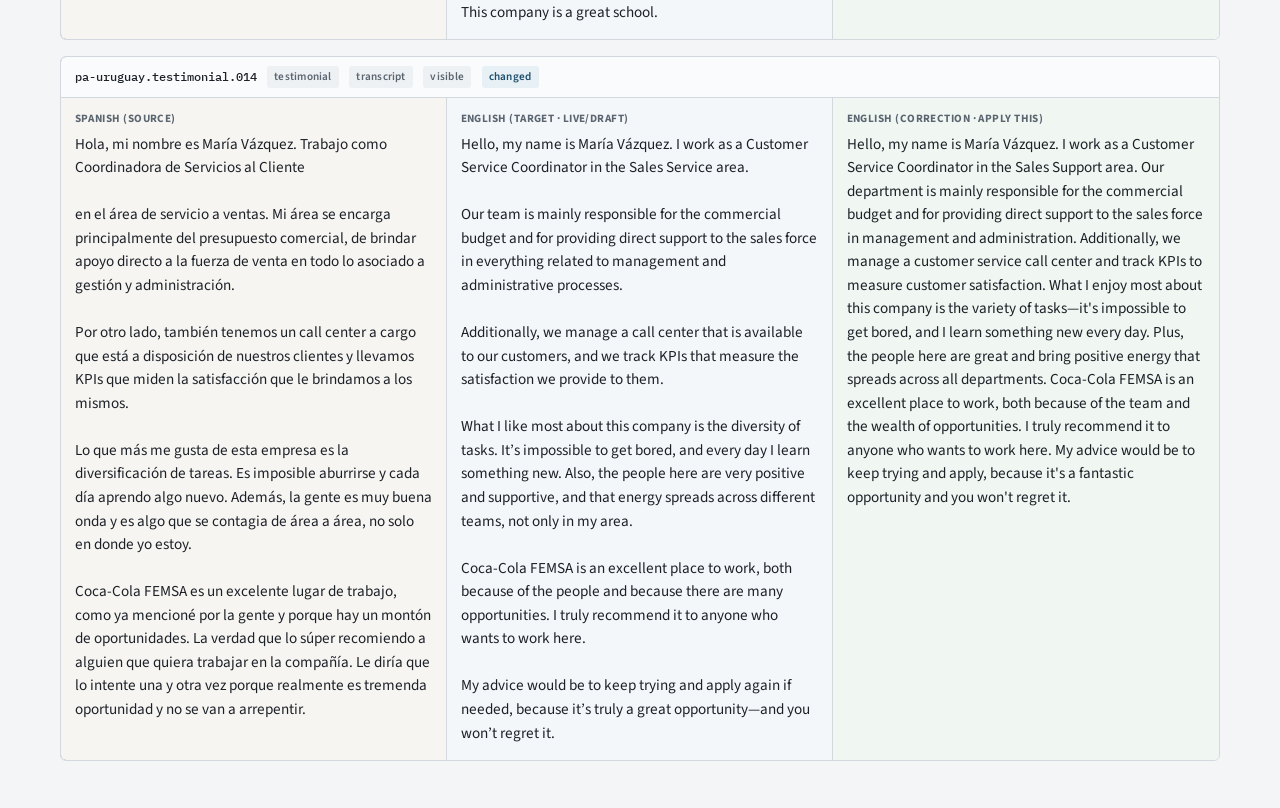
<file: proof-read-delivery/html/uruguay.html>
<!DOCTYPE html>
<html lang="en" data-lang="en">
<head>
  <meta charset="utf-8">
  <meta name="viewport" content="width=device-width, initial-scale=1">
  <title>Uruguay — corrections</title>
  <link rel="preconnect" href="https://fonts.googleapis.com">
  <link rel="preconnect" href="https://fonts.gstatic.com" crossorigin>
  <link href="https://fonts.googleapis.com/css2?family=IBM+Plex+Mono:wght@400;500&family=Source+Sans+3:wght@400;600;700&display=swap" rel="stylesheet">
  <link rel="stylesheet" href="assets/handoff.css">
</head>
<body>
  <header class="site-header">
    <div class="site-header__inner">
      <div class="site-header__track" data-track-label>ES → EN</div>
      <h1 class="site-header__title">Uruguay</h1>
      <div class="lang-switch" role="group" aria-label="Target language">
  <button type="button" class="lang-switch__btn" data-lang-switch="en" aria-pressed="true">EN</button>
  <button type="button" class="lang-switch__btn" data-lang-switch="pt" aria-pressed="false">PT</button>
</div>
      <nav class="site-header__nav"><a href="index.html">← All countries</a>
        <a href="panama.html">← Panamá</a>
        <a href="venezuela.html">Venezuela →</a></nav>
      <div class="site-header__meta" data-track-meta data-rows="37" data-blocked="0" data-changed-en="18" data-changed-pt="15">37 strings · EN 18 changed · PT 15 changed · 0 slot notes</div>
    </div>
  </header>
  <main class="wrap">
    <p class="intro">
      <strong>Source</strong> is Spanish. Use <strong>EN | PT</strong> in the header
      to switch target and correction. Apply correction by <code>id</code>.
      
    </p>
    <div class="blocks">
<article class="block block--changed" id="pa-uruguay.meta.001" data-id="pa-uruguay.meta.001"
  data-blocked=""
  data-target-en="Tu carrera en Coca-Cola FEMSA Uruguay | Desarrollo profesional | Coca-Cola FEMSA"
  data-correction-en="Your career at Coca-Cola FEMSA Uruguay | Professional Development | Coca-Cola FEMSA"
  data-changed-en="1"
  data-target-pt="Tu carrera en Coca-Cola FEMSA Uruguay | Desarrollo profesional | Coca-Cola FEMSA"
  data-correction-pt="Sua carreira em Coca-Cola FEMSA Uruguay | Desenvolvimento profissional | Coca-Cola FEMSA"
  data-changed-pt="1">
  <div class="block__head">
    <code class="block__id"><a href="#pa-uruguay.meta.001">pa-uruguay.meta.001</a></code>
    <span class="tag">meta</span><span class="tag">title</span><span class="tag">meta</span><span class="badge badge--changed" data-status-badge>changed</span>
    
  </div>
  <div class="split">
    <div class="pane pane--source">
      <span class="pane__label">Spanish (source)</span>
      <p class="pane__text">Tu carrera en Coca-Cola FEMSA Uruguay | Desarrollo profesional | Coca-Cola FEMSA</p>
    </div>
    <div class="pane pane--target">
      <span class="pane__label" data-label-target>English (target · live/draft)</span>
      <p data-pane-target class="pane__text">Tu carrera en Coca-Cola FEMSA Uruguay | Desarrollo profesional | Coca-Cola FEMSA</p>
    </div>
    <div class="pane pane--correction">
      <span class="pane__label" data-label-correction>English (correction · apply this)</span>
      <p data-pane-correction class="pane__text">Your career at Coca-Cola FEMSA Uruguay | Professional Development | Coca-Cola FEMSA</p>
    </div>
  </div>
</article>
<article class="block block--changed" id="pa-uruguay.chrome.001" data-id="pa-uruguay.chrome.001"
  data-blocked=""
  data-target-en="You are viewing content from Uruguay . Do you wish to continue here?"
  data-correction-en="You are viewing content for Uruguay. Would you like to stay on this site?"
  data-changed-en="1"
  data-target-pt="Está a visualizar conteúdo do Uruguay . Deseja continuar aqui?"
  data-correction-pt="Está a visualizar conteúdo do Uruguai. Deseja continuar aqui?"
  data-changed-pt="1">
  <div class="block__head">
    <code class="block__id"><a href="#pa-uruguay.chrome.001">pa-uruguay.chrome.001</a></code>
    <span class="tag">chrome</span><span class="tag">p</span><span class="tag">visible</span><span class="badge badge--changed" data-status-badge>changed</span>
    
  </div>
  <div class="split">
    <div class="pane pane--source">
      <span class="pane__label">Spanish (source)</span>
      <p class="pane__text">Estas viendo contenido de Uruguay ¿Deseas continuar aquí?</p>
    </div>
    <div class="pane pane--target">
      <span class="pane__label" data-label-target>English (target · live/draft)</span>
      <p data-pane-target class="pane__text">You are viewing content from Uruguay . Do you wish to continue here?</p>
    </div>
    <div class="pane pane--correction">
      <span class="pane__label" data-label-correction>English (correction · apply this)</span>
      <p data-pane-correction class="pane__text">You are viewing content for Uruguay. Would you like to stay on this site?</p>
    </div>
  </div>
</article>
<article class="block" id="pa-uruguay.chrome.002" data-id="pa-uruguay.chrome.002"
  data-blocked=""
  data-target-en="Change"
  data-correction-en="Change"
  data-changed-en=""
  data-target-pt="Escolher"
  data-correction-pt="Escolher"
  data-changed-pt="">
  <div class="block__head">
    <code class="block__id"><a href="#pa-uruguay.chrome.002">pa-uruguay.chrome.002</a></code>
    <span class="tag">chrome</span><span class="tag">button</span><span class="tag">visible</span><span class="badge badge--same" data-status-badge>unchanged</span>
    
  </div>
  <div class="split">
    <div class="pane pane--source">
      <span class="pane__label">Spanish (source)</span>
      <p class="pane__text">Cambiar</p>
    </div>
    <div class="pane pane--target">
      <span class="pane__label" data-label-target>English (target · live/draft)</span>
      <p data-pane-target class="pane__text">Change</p>
    </div>
    <div class="pane pane--correction">
      <span class="pane__label" data-label-correction>English (correction · apply this)</span>
      <p data-pane-correction class="pane__text">Change</p>
    </div>
  </div>
</article>
<article class="block" id="pa-uruguay.chrome.003" data-id="pa-uruguay.chrome.003"
  data-blocked=""
  data-target-en="Uruguay"
  data-correction-en="Uruguay"
  data-changed-en=""
  data-target-pt="Uruguay"
  data-correction-pt="O Uruguai"
  data-changed-pt="1">
  <div class="block__head">
    <code class="block__id"><a href="#pa-uruguay.chrome.003">pa-uruguay.chrome.003</a></code>
    <span class="tag">chrome</span><span class="tag">p</span><span class="tag">visible</span><span class="badge badge--same" data-status-badge>unchanged</span>
    
  </div>
  <div class="split">
    <div class="pane pane--source">
      <span class="pane__label">Spanish (source)</span>
      <p class="pane__text">Uruguay</p>
    </div>
    <div class="pane pane--target">
      <span class="pane__label" data-label-target>English (target · live/draft)</span>
      <p data-pane-target class="pane__text">Uruguay</p>
    </div>
    <div class="pane pane--correction">
      <span class="pane__label" data-label-correction>English (correction · apply this)</span>
      <p data-pane-correction class="pane__text">Uruguay</p>
    </div>
  </div>
</article>
<article class="block" id="pa-uruguay.hero.001" data-id="pa-uruguay.hero.001"
  data-blocked=""
  data-target-en="Uruguay"
  data-correction-en="Uruguay"
  data-changed-en=""
  data-target-pt="Uruguay"
  data-correction-pt="O Uruguai"
  data-changed-pt="1">
  <div class="block__head">
    <code class="block__id"><a href="#pa-uruguay.hero.001">pa-uruguay.hero.001</a></code>
    <span class="tag">hero</span><span class="tag">h1</span><span class="tag">visible</span><span class="badge badge--same" data-status-badge>unchanged</span>
    
  </div>
  <div class="split">
    <div class="pane pane--source">
      <span class="pane__label">Spanish (source)</span>
      <p class="pane__text">Uruguay</p>
    </div>
    <div class="pane pane--target">
      <span class="pane__label" data-label-target>English (target · live/draft)</span>
      <p data-pane-target class="pane__text">Uruguay</p>
    </div>
    <div class="pane pane--correction">
      <span class="pane__label" data-label-correction>English (correction · apply this)</span>
      <p data-pane-correction class="pane__text">Uruguay</p>
    </div>
  </div>
</article>
<article class="block" id="pa-uruguay.unete.001" data-id="pa-uruguay.unete.001"
  data-blocked=""
  data-target-en="Join Coca-Cola FEMSA!"
  data-correction-en="Join Coca-Cola FEMSA!"
  data-changed-en=""
  data-target-pt="Junte-se à Coca-Cola FEMSA!"
  data-correction-pt="Junte-se à Coca-Cola FEMSA!"
  data-changed-pt="">
  <div class="block__head">
    <code class="block__id"><a href="#pa-uruguay.unete.001">pa-uruguay.unete.001</a></code>
    <span class="tag">unete</span><span class="tag">h2</span><span class="tag">visible</span><span class="badge badge--same" data-status-badge>unchanged</span>
    
  </div>
  <div class="split">
    <div class="pane pane--source">
      <span class="pane__label">Spanish (source)</span>
      <p class="pane__text">¡Únete a Coca-Cola FEMSA!</p>
    </div>
    <div class="pane pane--target">
      <span class="pane__label" data-label-target>English (target · live/draft)</span>
      <p data-pane-target class="pane__text">Join Coca-Cola FEMSA!</p>
    </div>
    <div class="pane pane--correction">
      <span class="pane__label" data-label-correction>English (correction · apply this)</span>
      <p data-pane-correction class="pane__text">Join Coca-Cola FEMSA!</p>
    </div>
  </div>
</article>
<article class="block" id="pa-uruguay.unete.002" data-id="pa-uruguay.unete.002"
  data-blocked=""
  data-target-en="Explore the opportunities we have for you."
  data-correction-en="Explore the opportunities we have for you."
  data-changed-en=""
  data-target-pt="Explore as oportunidades que temos para você."
  data-correction-pt="Explore as oportunidades que temos para você."
  data-changed-pt="">
  <div class="block__head">
    <code class="block__id"><a href="#pa-uruguay.unete.002">pa-uruguay.unete.002</a></code>
    <span class="tag">unete</span><span class="tag">p</span><span class="tag">visible</span><span class="badge badge--same" data-status-badge>unchanged</span>
    
  </div>
  <div class="split">
    <div class="pane pane--source">
      <span class="pane__label">Spanish (source)</span>
      <p class="pane__text">Explora las oportunidades que tenemos para ti.</p>
    </div>
    <div class="pane pane--target">
      <span class="pane__label" data-label-target>English (target · live/draft)</span>
      <p data-pane-target class="pane__text">Explore the opportunities we have for you.</p>
    </div>
    <div class="pane pane--correction">
      <span class="pane__label" data-label-correction>English (correction · apply this)</span>
      <p data-pane-correction class="pane__text">Explore the opportunities we have for you.</p>
    </div>
  </div>
</article>
<article class="block block--changed" id="pa-uruguay.unete.003" data-id="pa-uruguay.unete.003"
  data-blocked=""
  data-target-en="Check out our vacancies"
  data-correction-en="Explore Our Job Openings"
  data-changed-en="1"
  data-target-pt="Confira nossas vagas de emprego"
  data-correction-pt="Conheça nossas vagas de emprego"
  data-changed-pt="1">
  <div class="block__head">
    <code class="block__id"><a href="#pa-uruguay.unete.003">pa-uruguay.unete.003</a></code>
    <span class="tag">unete</span><span class="tag">a</span><span class="tag">visible</span><span class="badge badge--changed" data-status-badge>changed</span>
    
  </div>
  <div class="split">
    <div class="pane pane--source">
      <span class="pane__label">Spanish (source)</span>
      <p class="pane__text">Conoce nuestras vacantes</p>
    </div>
    <div class="pane pane--target">
      <span class="pane__label" data-label-target>English (target · live/draft)</span>
      <p data-pane-target class="pane__text">Check out our vacancies</p>
    </div>
    <div class="pane pane--correction">
      <span class="pane__label" data-label-correction>English (correction · apply this)</span>
      <p data-pane-correction class="pane__text">Explore Our Job Openings</p>
    </div>
  </div>
</article>
<article class="block block--changed" id="pa-uruguay.social.001" data-id="pa-uruguay.social.001"
  data-blocked=""
  data-target-en="WE INVITE YOU TO VISIT OUR SOCIAL NETWORKS:"
  data-correction-en="WE INVITE YOU TO VISIT OUR SOCIAL MEDIA CHANNELS:"
  data-changed-en="1"
  data-target-pt="CONVIDAMOS VOCÊ A VISITAR NOSSAS REDES SOCIAIS:"
  data-correction-pt="CONVIDAMOS VOCÊ A VISITAR NOSSAS REDES SOCIAIS:"
  data-changed-pt="">
  <div class="block__head">
    <code class="block__id"><a href="#pa-uruguay.social.001">pa-uruguay.social.001</a></code>
    <span class="tag">social</span><span class="tag">h3</span><span class="tag">visible</span><span class="badge badge--changed" data-status-badge>changed</span>
    
  </div>
  <div class="split">
    <div class="pane pane--source">
      <span class="pane__label">Spanish (source)</span>
      <p class="pane__text">TE INVITAMOS A VISITAR NUESTRAS REDES SOCIALES:</p>
    </div>
    <div class="pane pane--target">
      <span class="pane__label" data-label-target>English (target · live/draft)</span>
      <p data-pane-target class="pane__text">WE INVITE YOU TO VISIT OUR SOCIAL NETWORKS:</p>
    </div>
    <div class="pane pane--correction">
      <span class="pane__label" data-label-correction>English (correction · apply this)</span>
      <p data-pane-correction class="pane__text">WE INVITE YOU TO VISIT OUR SOCIAL MEDIA CHANNELS:</p>
    </div>
  </div>
</article>
<article class="block block--changed" id="pa-uruguay.cultura.001" data-id="pa-uruguay.cultura.001"
  data-blocked=""
  data-target-en="Our culture reflects how we live our Principles"
  data-correction-en="Our culture reflects how we live our Principles."
  data-changed-en="1"
  data-target-pt="Nossa cultura é o reflexo de como vivemos os Princípios."
  data-correction-pt="Nossa cultura é o reflexo de como vivemos os Princípios."
  data-changed-pt="">
  <div class="block__head">
    <code class="block__id"><a href="#pa-uruguay.cultura.001">pa-uruguay.cultura.001</a></code>
    <span class="tag">cultura</span><span class="tag">h2</span><span class="tag">visible</span><span class="badge badge--changed" data-status-badge>changed</span>
    
  </div>
  <div class="split">
    <div class="pane pane--source">
      <span class="pane__label">Spanish (source)</span>
      <p class="pane__text">Nuestra cultura es el reflejo de cómo vivimos los Principios.</p>
    </div>
    <div class="pane pane--target">
      <span class="pane__label" data-label-target>English (target · live/draft)</span>
      <p data-pane-target class="pane__text">Our culture reflects how we live our Principles</p>
    </div>
    <div class="pane pane--correction">
      <span class="pane__label" data-label-correction>English (correction · apply this)</span>
      <p data-pane-correction class="pane__text">Our culture reflects how we live our Principles.</p>
    </div>
  </div>
</article>
<article class="block" id="pa-uruguay.cultura.002" data-id="pa-uruguay.cultura.002"
  data-blocked=""
  data-target-en="Each of our Principles is deeply connected to our strategic goals. They are part of who we are, what we do, and where we are heading."
  data-correction-en="Each of our Principles is deeply connected to our strategic goals. They are part of who we are, what we do, and where we are heading."
  data-changed-en=""
  data-target-pt="Cada um deles está conectado com nossos objetivos estratégicos e faz parte do que somos, fazemos e do rumo que tomamos."
  data-correction-pt="Cada um deles está conectado com nossos objetivos estratégicos e faz parte do que somos, do que fazemos e do rumo que tomamos."
  data-changed-pt="1">
  <div class="block__head">
    <code class="block__id"><a href="#pa-uruguay.cultura.002">pa-uruguay.cultura.002</a></code>
    <span class="tag">cultura</span><span class="tag">p</span><span class="tag">visible</span><span class="badge badge--same" data-status-badge>unchanged</span>
    
  </div>
  <div class="split">
    <div class="pane pane--source">
      <span class="pane__label">Spanish (source)</span>
      <p class="pane__text">Cada uno de ellos está conectado con nuestros objetivos estratégicos y es parte de lo que somos, lo que hacemos y hacia dónde vamos.</p>
    </div>
    <div class="pane pane--target">
      <span class="pane__label" data-label-target>English (target · live/draft)</span>
      <p data-pane-target class="pane__text">Each of our Principles is deeply connected to our strategic goals. They are part of who we are, what we do, and where we are heading.</p>
    </div>
    <div class="pane pane--correction">
      <span class="pane__label" data-label-correction>English (correction · apply this)</span>
      <p data-pane-correction class="pane__text">Each of our Principles is deeply connected to our strategic goals. They are part of who we are, what we do, and where we are heading.</p>
    </div>
  </div>
</article>
<article class="block block--changed" id="pa-uruguay.cultura.003" data-id="pa-uruguay.cultura.003"
  data-blocked=""
  data-target-en="Coca-Cola FEMSA 10 Principles not only define us: they transform us."
  data-correction-en="Coca-Cola FEMSA&#x27;s 10 Principles not only define us: they transform us."
  data-changed-en="1"
  data-target-pt="Os Dez Princípios da Coca-Cola FEMSA não apenas nos definem, mas nos transformam."
  data-correction-pt="Os Dez Princípios da Coca-Cola FEMSA não apenas nos definem, mas também nos transformam."
  data-changed-pt="1">
  <div class="block__head">
    <code class="block__id"><a href="#pa-uruguay.cultura.003">pa-uruguay.cultura.003</a></code>
    <span class="tag">cultura</span><span class="tag">p</span><span class="tag">visible</span><span class="badge badge--changed" data-status-badge>changed</span>
    
  </div>
  <div class="split">
    <div class="pane pane--source">
      <span class="pane__label">Spanish (source)</span>
      <p class="pane__text">Los 10 principios de Coca-Cola FEMSA no solo nos definen: nos transforman.</p>
    </div>
    <div class="pane pane--target">
      <span class="pane__label" data-label-target>English (target · live/draft)</span>
      <p data-pane-target class="pane__text">Coca-Cola FEMSA 10 Principles not only define us: they transform us.</p>
    </div>
    <div class="pane pane--correction">
      <span class="pane__label" data-label-correction>English (correction · apply this)</span>
      <p data-pane-correction class="pane__text">Coca-Cola FEMSA&#x27;s 10 Principles not only define us: they transform us.</p>
    </div>
  </div>
</article>
<article class="block" id="pa-uruguay.cultura.004" data-id="pa-uruguay.cultura.004"
  data-blocked=""
  data-target-en="Learn more about Coca-Cola FEMSA&#x27;s Principles"
  data-correction-en="Learn more about Coca-Cola FEMSA&#x27;s Principles"
  data-changed-en=""
  data-target-pt="Saiba mais sobre os Princípios da Coca-Cola FEMSA"
  data-correction-pt="Saiba mais sobre os Princípios da Coca-Cola FEMSA"
  data-changed-pt="">
  <div class="block__head">
    <code class="block__id"><a href="#pa-uruguay.cultura.004">pa-uruguay.cultura.004</a></code>
    <span class="tag">cultura</span><span class="tag">a</span><span class="tag">visible</span><span class="badge badge--same" data-status-badge>unchanged</span>
    
  </div>
  <div class="split">
    <div class="pane pane--source">
      <span class="pane__label">Spanish (source)</span>
      <p class="pane__text">Conoce más de los Principios Coca-Cola FEMSA</p>
    </div>
    <div class="pane pane--target">
      <span class="pane__label" data-label-target>English (target · live/draft)</span>
      <p data-pane-target class="pane__text">Learn more about Coca-Cola FEMSA&#x27;s Principles</p>
    </div>
    <div class="pane pane--correction">
      <span class="pane__label" data-label-correction>English (correction · apply this)</span>
      <p data-pane-correction class="pane__text">Learn more about Coca-Cola FEMSA&#x27;s Principles</p>
    </div>
  </div>
</article>
<article class="block" id="pa-uruguay.testimonial.001" data-id="pa-uruguay.testimonial.001"
  data-blocked=""
  data-target-en="Discover what it’s like to work at Coca-Cola FEMSA"
  data-correction-en="Discover what it’s like to work at Coca-Cola FEMSA"
  data-changed-en=""
  data-target-pt="Conheça como é trabalhar na Coca-Cola FEMSA"
  data-correction-pt="Conheça como é trabalhar na Coca-Cola FEMSA"
  data-changed-pt="">
  <div class="block__head">
    <code class="block__id"><a href="#pa-uruguay.testimonial.001">pa-uruguay.testimonial.001</a></code>
    <span class="tag">testimonial</span><span class="tag">h2</span><span class="tag">visible</span><span class="badge badge--same" data-status-badge>unchanged</span>
    
  </div>
  <div class="split">
    <div class="pane pane--source">
      <span class="pane__label">Spanish (source)</span>
      <p class="pane__text">Conoce cómo es trabajar en Coca-Cola FEMSA</p>
    </div>
    <div class="pane pane--target">
      <span class="pane__label" data-label-target>English (target · live/draft)</span>
      <p data-pane-target class="pane__text">Discover what it’s like to work at Coca-Cola FEMSA</p>
    </div>
    <div class="pane pane--correction">
      <span class="pane__label" data-label-correction>English (correction · apply this)</span>
      <p data-pane-correction class="pane__text">Discover what it’s like to work at Coca-Cola FEMSA</p>
    </div>
  </div>
</article>
<article class="block block--changed" id="pa-uruguay.testimonial.002" data-id="pa-uruguay.testimonial.002"
  data-blocked=""
  data-target-en="Senior Critical Processes Manager"
  data-correction-en="Senior Head of Critical Processes"
  data-changed-en="1"
  data-target-pt="Gerente Sênior de Processos Críticos"
  data-correction-pt="Gerente Sênior de Processos Críticos"
  data-changed-pt="">
  <div class="block__head">
    <code class="block__id"><a href="#pa-uruguay.testimonial.002">pa-uruguay.testimonial.002</a></code>
    <span class="tag">testimonial</span><span class="tag">p</span><span class="tag">visible</span><span class="badge badge--changed" data-status-badge>changed</span>
    
  </div>
  <div class="split">
    <div class="pane pane--source">
      <span class="pane__label">Spanish (source)</span>
      <p class="pane__text">Jefa Sr. de Procesos Críticos</p>
    </div>
    <div class="pane pane--target">
      <span class="pane__label" data-label-target>English (target · live/draft)</span>
      <p data-pane-target class="pane__text">Senior Critical Processes Manager</p>
    </div>
    <div class="pane pane--correction">
      <span class="pane__label" data-label-correction>English (correction · apply this)</span>
      <p data-pane-correction class="pane__text">Senior Head of Critical Processes</p>
    </div>
  </div>
</article>
<article class="block" id="pa-uruguay.testimonial.003" data-id="pa-uruguay.testimonial.003"
  data-blocked=""
  data-target-en="Magdalena García"
  data-correction-en="Magdalena García"
  data-changed-en=""
  data-target-pt="Magdalena García"
  data-correction-pt="Magdalena García"
  data-changed-pt="">
  <div class="block__head">
    <code class="block__id"><a href="#pa-uruguay.testimonial.003">pa-uruguay.testimonial.003</a></code>
    <span class="tag">testimonial</span><span class="tag">h3</span><span class="tag">visible</span><span class="badge badge--same" data-status-badge>unchanged</span>
    
  </div>
  <div class="split">
    <div class="pane pane--source">
      <span class="pane__label">Spanish (source)</span>
      <p class="pane__text">Magdalena García</p>
    </div>
    <div class="pane pane--target">
      <span class="pane__label" data-label-target>English (target · live/draft)</span>
      <p data-pane-target class="pane__text">Magdalena García</p>
    </div>
    <div class="pane pane--correction">
      <span class="pane__label" data-label-correction>English (correction · apply this)</span>
      <p data-pane-correction class="pane__text">Magdalena García</p>
    </div>
  </div>
</article>
<article class="block block--changed" id="pa-uruguay.testimonial.004" data-id="pa-uruguay.testimonial.004"
  data-blocked=""
  data-target-en="With 14 years at the company, she ensures key processes such as syrup production, bag-in-box production, and water treatment operate reliably, safely, and efficiently."
  data-correction-en="With 14 years at the company, she ensures key processes such as syrup production, bag-in-box packaging, and water treatment operate reliably, safely, and efficiently."
  data-changed-en="1"
  data-target-pt="Com 14 anos na companhia, garante que processos como produção de xarope, bag-in-box e tratamento de águas ocorram de forma confiável, segura e eficiente."
  data-correction-pt="Com 14 anos na companhia, garante que processos como produção de xarope, bag-in-box e tratamento de águas ocorram de forma confiável, segura e eficiente."
  data-changed-pt="">
  <div class="block__head">
    <code class="block__id"><a href="#pa-uruguay.testimonial.004">pa-uruguay.testimonial.004</a></code>
    <span class="tag">testimonial</span><span class="tag">p</span><span class="tag">visible</span><span class="badge badge--changed" data-status-badge>changed</span>
    
  </div>
  <div class="split">
    <div class="pane pane--source">
      <span class="pane__label">Spanish (source)</span>
      <p class="pane__text">Con 14 años en la compañía, asegura que procesos clave como producción de jarabe, bag-in-box y tratamiento de aguas se realicen de forma confiable, segura y eficiente.</p>
    </div>
    <div class="pane pane--target">
      <span class="pane__label" data-label-target>English (target · live/draft)</span>
      <p data-pane-target class="pane__text">With 14 years at the company, she ensures key processes such as syrup production, bag-in-box production, and water treatment operate reliably, safely, and efficiently.</p>
    </div>
    <div class="pane pane--correction">
      <span class="pane__label" data-label-correction>English (correction · apply this)</span>
      <p data-pane-correction class="pane__text">With 14 years at the company, she ensures key processes such as syrup production, bag-in-box packaging, and water treatment operate reliably, safely, and efficiently.</p>
    </div>
  </div>
</article>
<article class="block block--changed" id="pa-uruguay.testimonial.005" data-id="pa-uruguay.testimonial.005"
  data-blocked=""
  data-target-en="Watch video of the testimony"
  data-correction-en="Watch testimonial video"
  data-changed-en="1"
  data-target-pt="Assista ao vídeo do depoimento"
  data-correction-pt="Assista ao vídeo do testemunho"
  data-changed-pt="1">
  <div class="block__head">
    <code class="block__id"><a href="#pa-uruguay.testimonial.005">pa-uruguay.testimonial.005</a></code>
    <span class="tag">testimonial</span><span class="tag">a</span><span class="tag">visible</span><span class="badge badge--changed" data-status-badge>changed</span>
    
  </div>
  <div class="split">
    <div class="pane pane--source">
      <span class="pane__label">Spanish (source)</span>
      <p class="pane__text">Ver video del testimonio</p>
    </div>
    <div class="pane pane--target">
      <span class="pane__label" data-label-target>English (target · live/draft)</span>
      <p data-pane-target class="pane__text">Watch video of the testimony</p>
    </div>
    <div class="pane pane--correction">
      <span class="pane__label" data-label-correction>English (correction · apply this)</span>
      <p data-pane-correction class="pane__text">Watch testimonial video</p>
    </div>
  </div>
</article>
<article class="block" id="pa-uruguay.testimonial.006" data-id="pa-uruguay.testimonial.006"
  data-blocked=""
  data-target-en="Production Manager"
  data-correction-en="Production Manager"
  data-changed-en=""
  data-target-pt="Gerente de Produção"
  data-correction-pt="Gerente de Produção"
  data-changed-pt="">
  <div class="block__head">
    <code class="block__id"><a href="#pa-uruguay.testimonial.006">pa-uruguay.testimonial.006</a></code>
    <span class="tag">testimonial</span><span class="tag">p</span><span class="tag">visible</span><span class="badge badge--same" data-status-badge>unchanged</span>
    
  </div>
  <div class="split">
    <div class="pane pane--source">
      <span class="pane__label">Spanish (source)</span>
      <p class="pane__text">Jefe de Producción</p>
    </div>
    <div class="pane pane--target">
      <span class="pane__label" data-label-target>English (target · live/draft)</span>
      <p data-pane-target class="pane__text">Production Manager</p>
    </div>
    <div class="pane pane--correction">
      <span class="pane__label" data-label-correction>English (correction · apply this)</span>
      <p data-pane-correction class="pane__text">Production Manager</p>
    </div>
  </div>
</article>
<article class="block" id="pa-uruguay.testimonial.007" data-id="pa-uruguay.testimonial.007"
  data-blocked=""
  data-target-en="Darío Sabalsagaray"
  data-correction-en="Darío Sabalsagaray"
  data-changed-en=""
  data-target-pt="Darío Sabalsagaray"
  data-correction-pt="Darío Sabalsagaray"
  data-changed-pt="">
  <div class="block__head">
    <code class="block__id"><a href="#pa-uruguay.testimonial.007">pa-uruguay.testimonial.007</a></code>
    <span class="tag">testimonial</span><span class="tag">h3</span><span class="tag">visible</span><span class="badge badge--same" data-status-badge>unchanged</span>
    
  </div>
  <div class="split">
    <div class="pane pane--source">
      <span class="pane__label">Spanish (source)</span>
      <p class="pane__text">Darío Sabalsagaray</p>
    </div>
    <div class="pane pane--target">
      <span class="pane__label" data-label-target>English (target · live/draft)</span>
      <p data-pane-target class="pane__text">Darío Sabalsagaray</p>
    </div>
    <div class="pane pane--correction">
      <span class="pane__label" data-label-correction>English (correction · apply this)</span>
      <p data-pane-correction class="pane__text">Darío Sabalsagaray</p>
    </div>
  </div>
</article>
<article class="block" id="pa-uruguay.testimonial.008" data-id="pa-uruguay.testimonial.008"
  data-blocked=""
  data-target-en="Responsible for ensuring every bottle reaches households across Uruguay with the highest standards of quality, safety, and operational efficiency."
  data-correction-en="Responsible for ensuring every bottle reaches households across Uruguay with the highest standards of quality, safety, and operational efficiency."
  data-changed-en=""
  data-target-pt="Responsável por garantir que cada garrafa chegue aos lares com os mais altos padrões de qualidade, segurança e eficiência operacional."
  data-correction-pt="Responsável por garantir que cada garrafa chegue aos lares com os mais altos padrões de qualidade, segurança e eficiência operacional."
  data-changed-pt="">
  <div class="block__head">
    <code class="block__id"><a href="#pa-uruguay.testimonial.008">pa-uruguay.testimonial.008</a></code>
    <span class="tag">testimonial</span><span class="tag">p</span><span class="tag">visible</span><span class="badge badge--same" data-status-badge>unchanged</span>
    
  </div>
  <div class="split">
    <div class="pane pane--source">
      <span class="pane__label">Spanish (source)</span>
      <p class="pane__text">Responsable de garantizar que cada botella llegue con los más altos estándares de calidad, seguridad y eficiencia, impulsando la mejora continua en el área productiva.</p>
    </div>
    <div class="pane pane--target">
      <span class="pane__label" data-label-target>English (target · live/draft)</span>
      <p data-pane-target class="pane__text">Responsible for ensuring every bottle reaches households across Uruguay with the highest standards of quality, safety, and operational efficiency.</p>
    </div>
    <div class="pane pane--correction">
      <span class="pane__label" data-label-correction>English (correction · apply this)</span>
      <p data-pane-correction class="pane__text">Responsible for ensuring every bottle reaches households across Uruguay with the highest standards of quality, safety, and operational efficiency.</p>
    </div>
  </div>
</article>
<article class="block" id="pa-uruguay.testimonial.009" data-id="pa-uruguay.testimonial.009"
  data-blocked=""
  data-target-en="Customer Service Coordinator"
  data-correction-en="Customer Service Coordinator"
  data-changed-en=""
  data-target-pt="Coordenadora de Atendimento ao Cliente"
  data-correction-pt="Coordenadora de Atendimento ao Cliente"
  data-changed-pt="">
  <div class="block__head">
    <code class="block__id"><a href="#pa-uruguay.testimonial.009">pa-uruguay.testimonial.009</a></code>
    <span class="tag">testimonial</span><span class="tag">p</span><span class="tag">visible</span><span class="badge badge--same" data-status-badge>unchanged</span>
    
  </div>
  <div class="split">
    <div class="pane pane--source">
      <span class="pane__label">Spanish (source)</span>
      <p class="pane__text">Coordinadora de Servicios al Cliente</p>
    </div>
    <div class="pane pane--target">
      <span class="pane__label" data-label-target>English (target · live/draft)</span>
      <p data-pane-target class="pane__text">Customer Service Coordinator</p>
    </div>
    <div class="pane pane--correction">
      <span class="pane__label" data-label-correction>English (correction · apply this)</span>
      <p data-pane-correction class="pane__text">Customer Service Coordinator</p>
    </div>
  </div>
</article>
<article class="block" id="pa-uruguay.testimonial.010" data-id="pa-uruguay.testimonial.010"
  data-blocked=""
  data-target-en="María Vázquez"
  data-correction-en="María Vázquez"
  data-changed-en=""
  data-target-pt="María Vázquez"
  data-correction-pt="María Vázquez"
  data-changed-pt="">
  <div class="block__head">
    <code class="block__id"><a href="#pa-uruguay.testimonial.010">pa-uruguay.testimonial.010</a></code>
    <span class="tag">testimonial</span><span class="tag">h3</span><span class="tag">visible</span><span class="badge badge--same" data-status-badge>unchanged</span>
    
  </div>
  <div class="split">
    <div class="pane pane--source">
      <span class="pane__label">Spanish (source)</span>
      <p class="pane__text">María Vázquez</p>
    </div>
    <div class="pane pane--target">
      <span class="pane__label" data-label-target>English (target · live/draft)</span>
      <p data-pane-target class="pane__text">María Vázquez</p>
    </div>
    <div class="pane pane--correction">
      <span class="pane__label" data-label-correction>English (correction · apply this)</span>
      <p data-pane-correction class="pane__text">María Vázquez</p>
    </div>
  </div>
</article>
<article class="block block--changed" id="pa-uruguay.testimonial.011" data-id="pa-uruguay.testimonial.011"
  data-blocked=""
  data-target-en="She supports the sales team through commercial planning, customer service operations, and performance metrics that enhance customer satisfaction."
  data-correction-en="Leads sales support processes, commercial management, and customer service, contributing to an enhanced customer experience and higher satisfaction."
  data-changed-en="1"
  data-target-pt="Atua no suporte à área de vendas, gestão comercial e acompanhamento de indicadores que fortalecem a experiência e a satisfação dos clientes."
  data-correction-pt="Atua no suporte à área de vendas, à gestão comercial e ao acompanhamento de indicadores que fortalecem a experiência e a satisfação dos clientes."
  data-changed-pt="1">
  <div class="block__head">
    <code class="block__id"><a href="#pa-uruguay.testimonial.011">pa-uruguay.testimonial.011</a></code>
    <span class="tag">testimonial</span><span class="tag">p</span><span class="tag">visible</span><span class="badge badge--changed" data-status-badge>changed</span>
    
  </div>
  <div class="split">
    <div class="pane pane--source">
      <span class="pane__label">Spanish (source)</span>
      <p class="pane__text">Lidera procesos de soporte a ventas, gestión comercial y atención al cliente, contribuyendo a mejorar la experiencia y satisfacción de los clientes.</p>
    </div>
    <div class="pane pane--target">
      <span class="pane__label" data-label-target>English (target · live/draft)</span>
      <p data-pane-target class="pane__text">She supports the sales team through commercial planning, customer service operations, and performance metrics that enhance customer satisfaction.</p>
    </div>
    <div class="pane pane--correction">
      <span class="pane__label" data-label-correction>English (correction · apply this)</span>
      <p data-pane-correction class="pane__text">Leads sales support processes, commercial management, and customer service, contributing to an enhanced customer experience and higher satisfaction.</p>
    </div>
  </div>
</article>
<article class="block" id="pa-uruguay.cta.001" data-id="pa-uruguay.cta.001"
  data-blocked=""
  data-target-en="Learn more about Uruguay"
  data-correction-en="Learn more about Uruguay"
  data-changed-en=""
  data-target-pt="Saiba mais sobre o Uruguay"
  data-correction-pt="Saiba mais sobre O Uruguai"
  data-changed-pt="1">
  <div class="block__head">
    <code class="block__id"><a href="#pa-uruguay.cta.001">pa-uruguay.cta.001</a></code>
    <span class="tag">cta</span><span class="tag">h2</span><span class="tag">visible</span><span class="badge badge--same" data-status-badge>unchanged</span>
    
  </div>
  <div class="split">
    <div class="pane pane--source">
      <span class="pane__label">Spanish (source)</span>
      <p class="pane__text">Conoce más de Uruguay</p>
    </div>
    <div class="pane pane--target">
      <span class="pane__label" data-label-target>English (target · live/draft)</span>
      <p data-pane-target class="pane__text">Learn more about Uruguay</p>
    </div>
    <div class="pane pane--correction">
      <span class="pane__label" data-label-correction>English (correction · apply this)</span>
      <p data-pane-correction class="pane__text">Learn more about Uruguay</p>
    </div>
  </div>
</article>
<article class="block" id="pa-uruguay.news.001" data-id="pa-uruguay.news.001"
  data-blocked=""
  data-target-en="NEWS:"
  data-correction-en="NEWS:"
  data-changed-en=""
  data-target-pt="NOTÍCIAS:"
  data-correction-pt="NOTÍCIAS:"
  data-changed-pt="">
  <div class="block__head">
    <code class="block__id"><a href="#pa-uruguay.news.001">pa-uruguay.news.001</a></code>
    <span class="tag">news</span><span class="tag">h3</span><span class="tag">visible</span><span class="badge badge--same" data-status-badge>unchanged</span>
    
  </div>
  <div class="split">
    <div class="pane pane--source">
      <span class="pane__label">Spanish (source)</span>
      <p class="pane__text">NOTICIAS:</p>
    </div>
    <div class="pane pane--target">
      <span class="pane__label" data-label-target>English (target · live/draft)</span>
      <p data-pane-target class="pane__text">NEWS:</p>
    </div>
    <div class="pane pane--correction">
      <span class="pane__label" data-label-correction>English (correction · apply this)</span>
      <p data-pane-correction class="pane__text">NEWS:</p>
    </div>
  </div>
</article>
<article class="block block--changed" id="pa-uruguay.news.002" data-id="pa-uruguay.news.002"
  data-blocked=""
  data-target-en="Noticias relevantes"
  data-correction-en="Relevant News"
  data-changed-en="1"
  data-target-pt="Noticias relevantes"
  data-correction-pt="Notícias relevantes"
  data-changed-pt="1">
  <div class="block__head">
    <code class="block__id"><a href="#pa-uruguay.news.002">pa-uruguay.news.002</a></code>
    <span class="tag">news</span><span class="tag">a</span><span class="tag">visible</span><span class="badge badge--changed" data-status-badge>changed</span>
    
  </div>
  <div class="split">
    <div class="pane pane--source">
      <span class="pane__label">Spanish (source)</span>
      <p class="pane__text">Noticias relevantes</p>
    </div>
    <div class="pane pane--target">
      <span class="pane__label" data-label-target>English (target · live/draft)</span>
      <p data-pane-target class="pane__text">Noticias relevantes</p>
    </div>
    <div class="pane pane--correction">
      <span class="pane__label" data-label-correction>English (correction · apply this)</span>
      <p data-pane-correction class="pane__text">Relevant News</p>
    </div>
  </div>
</article>
<article class="block" id="pa-uruguay.meta.002" data-id="pa-uruguay.meta.002"
  data-blocked=""
  data-target-en="KOF - Magdalena García"
  data-correction-en="KOF - Magdalena García"
  data-changed-en=""
  data-target-pt="KOF - Magdalena García"
  data-correction-pt="KOF - Magdalena García"
  data-changed-pt="">
  <div class="block__head">
    <code class="block__id"><a href="#pa-uruguay.meta.002">pa-uruguay.meta.002</a></code>
    <span class="tag">meta</span><span class="tag">alt</span><span class="tag">meta</span><span class="badge badge--same" data-status-badge>unchanged</span>
    
  </div>
  <div class="split">
    <div class="pane pane--source">
      <span class="pane__label">Spanish (source)</span>
      <p class="pane__text">KOF - Magdalena García</p>
    </div>
    <div class="pane pane--target">
      <span class="pane__label" data-label-target>English (target · live/draft)</span>
      <p data-pane-target class="pane__text">KOF - Magdalena García</p>
    </div>
    <div class="pane pane--correction">
      <span class="pane__label" data-label-correction>English (correction · apply this)</span>
      <p data-pane-correction class="pane__text">KOF - Magdalena García</p>
    </div>
  </div>
</article>
<article class="block" id="pa-uruguay.meta.003" data-id="pa-uruguay.meta.003"
  data-blocked=""
  data-target-en="KOF - Darío Sabalsagaray"
  data-correction-en="KOF - Darío Sabalsagaray"
  data-changed-en=""
  data-target-pt="KOF - Darío Sabalsagaray"
  data-correction-pt="KOF - Darío Sabalsagaray"
  data-changed-pt="">
  <div class="block__head">
    <code class="block__id"><a href="#pa-uruguay.meta.003">pa-uruguay.meta.003</a></code>
    <span class="tag">meta</span><span class="tag">alt</span><span class="tag">meta</span><span class="badge badge--same" data-status-badge>unchanged</span>
    
  </div>
  <div class="split">
    <div class="pane pane--source">
      <span class="pane__label">Spanish (source)</span>
      <p class="pane__text">KOF - Darío Sabalsagaray</p>
    </div>
    <div class="pane pane--target">
      <span class="pane__label" data-label-target>English (target · live/draft)</span>
      <p data-pane-target class="pane__text">KOF - Darío Sabalsagaray</p>
    </div>
    <div class="pane pane--correction">
      <span class="pane__label" data-label-correction>English (correction · apply this)</span>
      <p data-pane-correction class="pane__text">KOF - Darío Sabalsagaray</p>
    </div>
  </div>
</article>
<article class="block" id="pa-uruguay.meta.004" data-id="pa-uruguay.meta.004"
  data-blocked=""
  data-target-en="KOF - María Vázquez"
  data-correction-en="KOF - María Vázquez"
  data-changed-en=""
  data-target-pt="KOF - María Vázquez"
  data-correction-pt="KOF - María Vázquez"
  data-changed-pt="">
  <div class="block__head">
    <code class="block__id"><a href="#pa-uruguay.meta.004">pa-uruguay.meta.004</a></code>
    <span class="tag">meta</span><span class="tag">alt</span><span class="tag">meta</span><span class="badge badge--same" data-status-badge>unchanged</span>
    
  </div>
  <div class="split">
    <div class="pane pane--source">
      <span class="pane__label">Spanish (source)</span>
      <p class="pane__text">KOF - María Vázquez</p>
    </div>
    <div class="pane pane--target">
      <span class="pane__label" data-label-target>English (target · live/draft)</span>
      <p data-pane-target class="pane__text">KOF - María Vázquez</p>
    </div>
    <div class="pane pane--correction">
      <span class="pane__label" data-label-correction>English (correction · apply this)</span>
      <p data-pane-correction class="pane__text">KOF - María Vázquez</p>
    </div>
  </div>
</article>
<article class="block block--changed" id="pa-uruguay.meta.005" data-id="pa-uruguay.meta.005"
  data-blocked=""
  data-target-en="Coca-cola femsa - banner 0"
  data-correction-en="Coca-Cola FEMSA - Banner 0"
  data-changed-en="1"
  data-target-pt="Coca-cola femsa - banner 0"
  data-correction-pt="Coca-cola femsa - banner 0"
  data-changed-pt="">
  <div class="block__head">
    <code class="block__id"><a href="#pa-uruguay.meta.005">pa-uruguay.meta.005</a></code>
    <span class="tag">meta</span><span class="tag">alt</span><span class="tag">meta</span><span class="badge badge--changed" data-status-badge>changed</span>
    
  </div>
  <div class="split">
    <div class="pane pane--source">
      <span class="pane__label">Spanish (source)</span>
      <p class="pane__text">Coca-cola femsa - banner 0</p>
    </div>
    <div class="pane pane--target">
      <span class="pane__label" data-label-target>English (target · live/draft)</span>
      <p data-pane-target class="pane__text">Coca-cola femsa - banner 0</p>
    </div>
    <div class="pane pane--correction">
      <span class="pane__label" data-label-correction>English (correction · apply this)</span>
      <p data-pane-correction class="pane__text">Coca-Cola FEMSA - Banner 0</p>
    </div>
  </div>
</article>
<article class="block block--changed" id="pa-uruguay.meta.006" data-id="pa-uruguay.meta.006"
  data-blocked=""
  data-target-en="Coca-cola femsa - banner 1"
  data-correction-en="Coca-Cola FEMSA - Banner 1"
  data-changed-en="1"
  data-target-pt="Coca-cola femsa - banner 1"
  data-correction-pt="Coca-cola femsa - banner 1"
  data-changed-pt="">
  <div class="block__head">
    <code class="block__id"><a href="#pa-uruguay.meta.006">pa-uruguay.meta.006</a></code>
    <span class="tag">meta</span><span class="tag">alt</span><span class="tag">meta</span><span class="badge badge--changed" data-status-badge>changed</span>
    
  </div>
  <div class="split">
    <div class="pane pane--source">
      <span class="pane__label">Spanish (source)</span>
      <p class="pane__text">Coca-cola femsa - banner 1</p>
    </div>
    <div class="pane pane--target">
      <span class="pane__label" data-label-target>English (target · live/draft)</span>
      <p data-pane-target class="pane__text">Coca-cola femsa - banner 1</p>
    </div>
    <div class="pane pane--correction">
      <span class="pane__label" data-label-correction>English (correction · apply this)</span>
      <p data-pane-correction class="pane__text">Coca-Cola FEMSA - Banner 1</p>
    </div>
  </div>
</article>
<article class="block block--changed" id="pa-uruguay.meta.007" data-id="pa-uruguay.meta.007"
  data-blocked=""
  data-target-en="Go to Check out our vacancies"
  data-correction-en="Go to Explore Our Job Openings"
  data-changed-en="1"
  data-target-pt="Vá para Confira nossas vagas de emprego."
  data-correction-pt="Vá para Conheça nossas vagas de emprego."
  data-changed-pt="1">
  <div class="block__head">
    <code class="block__id"><a href="#pa-uruguay.meta.007">pa-uruguay.meta.007</a></code>
    <span class="tag">meta</span><span class="tag">title</span><span class="tag">meta</span><span class="badge badge--changed" data-status-badge>changed</span>
    
  </div>
  <div class="split">
    <div class="pane pane--source">
      <span class="pane__label">Spanish (source)</span>
      <p class="pane__text">Ir a Conoce nuestras vacantes</p>
    </div>
    <div class="pane pane--target">
      <span class="pane__label" data-label-target>English (target · live/draft)</span>
      <p data-pane-target class="pane__text">Go to Check out our vacancies</p>
    </div>
    <div class="pane pane--correction">
      <span class="pane__label" data-label-correction>English (correction · apply this)</span>
      <p data-pane-correction class="pane__text">Go to Explore Our Job Openings</p>
    </div>
  </div>
</article>
<article class="block block--changed" id="pa-uruguay.meta.008" data-id="pa-uruguay.meta.008"
  data-blocked=""
  data-target-en="Go to"
  data-correction-en="Watch Video"
  data-changed-en="1"
  data-target-pt="Vá para"
  data-correction-pt="Vá para"
  data-changed-pt="">
  <div class="block__head">
    <code class="block__id"><a href="#pa-uruguay.meta.008">pa-uruguay.meta.008</a></code>
    <span class="tag">meta</span><span class="tag">title</span><span class="tag">meta</span><span class="badge badge--changed" data-status-badge>changed</span>
    
  </div>
  <div class="split">
    <div class="pane pane--source">
      <span class="pane__label">Spanish (source)</span>
      <p class="pane__text">Ver video</p>
    </div>
    <div class="pane pane--target">
      <span class="pane__label" data-label-target>English (target · live/draft)</span>
      <p data-pane-target class="pane__text">Go to</p>
    </div>
    <div class="pane pane--correction">
      <span class="pane__label" data-label-correction>English (correction · apply this)</span>
      <p data-pane-correction class="pane__text">Watch Video</p>
    </div>
  </div>
</article>
<article class="block block--changed" id="pa-uruguay.testimonial.012" data-id="pa-uruguay.testimonial.012"
  data-blocked=""
  data-target-en="My name is Magdalena García. I am Head of Critical Processes.

My main responsibilities are to ensure that several plant processes—such as finished syrup production, Inbox production, industrial water treatment, and wastewater treatment—operate reliably, safely, and efficiently.

What I like most about the company is the constant dynamism we experience every day, working with diverse and dynamic teams.

Coca-Cola FEMSA is a great place to work. It is a place where you can learn and develop both personally and professionally while working in a company that is a global leader.

To anyone who wants to join the company, I would say: come with the desire to learn, with the right attitude and commitment.

Coca-Cola FEMSA is a great place to grow and develop."
  data-correction-en="My name is Magdalena García. I am the Senior Head of Critical Processes. My main responsibilities are to ensure that key plant processes—such as finished syrup production, Bag-in-Box packaging, industrial water treatment, and wastewater treatment—operate reliably, safely, and efficiently. What I like most about the company is the constant dynamism we experience every day, working with diverse and energetic teams. Coca-Cola FEMSA is a great place to work. It is a place where you can learn and grow both personally and professionally while working for a global industry leader. To anyone who wants to join the company, I would say: come with a desire to learn, the right attitude, and commitment. Coca-Cola FEMSA is a great place to develop your career."
  data-changed-en="1"
  data-target-pt="Meu nome é Magdalena García. Sou Chefe de Processos Críticos.

Minhas principais funções são garantir que alguns processos da planta, como a produção de xarope final, a produção de Inbox, o tratamento de águas industriais e o tratamento de águas residuais, ocorram de forma confiável, segura e eficiente.

O que eu mais gosto na companhia é o dinamismo constante do nosso dia a dia, trabalhando com equipes diversas e dinâmicas.

A Coca-Cola FEMSA é um ótimo lugar para trabalhar. É um lugar onde você pode aprender e se desenvolver tanto pessoal quanto profissionalmente, trabalhando em uma empresa líder mundial.

Para alguém que quer ingressar na companhia, eu diria: venha com vontade de aprender, com atitude e compromisso.

A Coca-Cola FEMSA é um excelente lugar para se desenvolver."
  data-correction-pt="Meu nome é Magdalena García. Sou Chefe de Processos Críticos.
Minhas principais funções são garantir que alguns processos da planta, como a produção de xarope final, a produção de Inbox, o tratamento de águas industriais e o tratamento de águas residuais, ocorram de forma confiável, segura e eficiente.
O que eu mais gosto na companhia é o dinamismo constante do nosso dia a dia, trabalhando com equipes diversas e dinâmicas.
A Coca-Cola FEMSA é um lugar ótimo para trabalhar. É um lugar onde você pode aprender e se desenvolver tanto pessoalmente quanto profissionalmente, ao trabalhar em uma empresa líder mundial.
Para alguém que quer ingressar na companhia, eu diria: venha com vontade de aprender, com atitude e compromisso.
A Coca-Cola FEMSA é um excelente lugar para se desenvolver."
  data-changed-pt="1">
  <div class="block__head">
    <code class="block__id"><a href="#pa-uruguay.testimonial.012">pa-uruguay.testimonial.012</a></code>
    <span class="tag">testimonial</span><span class="tag">transcript</span><span class="tag">visible</span><span class="badge badge--changed" data-status-badge>changed</span>
    
  </div>
  <div class="split">
    <div class="pane pane--source">
      <span class="pane__label">Spanish (source)</span>
      <p class="pane__text">Mi nombre es Magdalena García. Soy Jefa de Procesos Críticos. Mis funciones principales son asegurar que algunos procesos de la planta, como lo son la producción de jarabe terminado, la producción de Inbox, el tratamiento de aguas industriales y el tratamiento de aguas residuales, sean procesos que ocurran de forma confiable, segura y eficiente.

Lo que más me gusta de la compañía es el dinamismo permanente que tenemos en el día a día, trabajando con equipos diversos y dinámicos.

Coca-Cola FEMSA es un buen lugar para trabajar. Es un lugar en el cual puedes aprender, desarrollarte tanto personal como profesionalmente, trabajando en una empresa que es líder a nivel mundial.

Alguien que quiere ingresar a la compañía le diría que sí tiene ganas de aprender. Actitud y compromiso.

Coca-Cola FEMSA es un gran lugar para desarrollarse.</p>
    </div>
    <div class="pane pane--target">
      <span class="pane__label" data-label-target>English (target · live/draft)</span>
      <p data-pane-target class="pane__text">My name is Magdalena García. I am Head of Critical Processes.

My main responsibilities are to ensure that several plant processes—such as finished syrup production, Inbox production, industrial water treatment, and wastewater treatment—operate reliably, safely, and efficiently.

What I like most about the company is the constant dynamism we experience every day, working with diverse and dynamic teams.

Coca-Cola FEMSA is a great place to work. It is a place where you can learn and develop both personally and professionally while working in a company that is a global leader.

To anyone who wants to join the company, I would say: come with the desire to learn, with the right attitude and commitment.

Coca-Cola FEMSA is a great place to grow and develop.</p>
    </div>
    <div class="pane pane--correction">
      <span class="pane__label" data-label-correction>English (correction · apply this)</span>
      <p data-pane-correction class="pane__text">My name is Magdalena García. I am the Senior Head of Critical Processes. My main responsibilities are to ensure that key plant processes—such as finished syrup production, Bag-in-Box packaging, industrial water treatment, and wastewater treatment—operate reliably, safely, and efficiently. What I like most about the company is the constant dynamism we experience every day, working with diverse and energetic teams. Coca-Cola FEMSA is a great place to work. It is a place where you can learn and grow both personally and professionally while working for a global industry leader. To anyone who wants to join the company, I would say: come with a desire to learn, the right attitude, and commitment. Coca-Cola FEMSA is a great place to develop your career.</p>
    </div>
  </div>
</article>
<article class="block block--changed" id="pa-uruguay.testimonial.013" data-id="pa-uruguay.testimonial.013"
  data-blocked=""
  data-target-en="My name is Darío Sabalsagaray.

I am a Production Manager at Coca-Cola FEMSA Uruguay. My main responsibility is to ensure that the bottles leaving the production line meet the company’s quality specifications. I also focus on safety and efficiency to make sure production runs in the best possible way.

I have been with the company for five years. I started in the production planning area, where I was already connected to the team I work with today, although from a bit further away. Now I work in a more operational role, directly on the production floor leading my area.

What I enjoy most about my job is definitely the dynamism. This is a very large company—like a giant wheel that has to keep moving—and there are always new challenges and things happening.

Coca-Cola FEMSA is a great place to work. First, because of the dynamism I mentioned earlier. There are also great opportunities in technology and the ability to develop the ideas you have. The company provides many resources to make things happen.

My advice is to apply and try to join the company. It’s a wonderful place to grow. I joined when I was quite young and feel that my journey here has helped me grow a lot.

This company is a great school."
  data-correction-en="My name is Darío Sabalsagaray. I am a Production Manager at Coca-Cola FEMSA Uruguay. My main responsibility is to ensure that every bottle leaving the line meets the company&#x27;s quality specifications. I also focus on safety and efficiency to make sure production runs as smoothly as possible. I have been with the company for five years. I started in production planning, where I was connected to my current team, though from a broader perspective. Now I work in a hands-on operational role, directly on the production floor. What I enjoy most about my job is definitely the dynamism. This is a massive company—like a giant wheel that has to keep turning—and there are always new challenges and opportunities. Coca-Cola FEMSA is a great place to work, first because of that daily dynamism, and second because of the technology and resources available to bring your ideas to life. My advice is to apply and try to join—it&#x27;s a wonderful company to grow in. I joined when I was quite young, and my journey here has helped me develop immensely. This company is a great school."
  data-changed-en="1"
  data-target-pt="Meu nome é Darío Sabalsagaray.

Sou Chefe de Produção na Coca-Cola FEMSA Uruguai. Minhas principais funções são garantir que as garrafas saiam da produção dentro das especificações de qualidade exigidas pela companhia. Também trabalho para garantir segurança e eficiência nos processos produtivos.

Estou na empresa há cinco anos. Comecei na área de planejamento de produção, onde já tinha contato com a área em que trabalho hoje, mas de forma mais distante. Atualmente estou em uma função mais operacional, diretamente na linha de produção, liderando minha área.

O que eu mais gosto no meu trabalho é, sem dúvida, o dinamismo. É uma empresa muito grande, como uma grande engrenagem que precisa estar sempre em movimento, e estamos constantemente lidando com novos desafios.

A Coca-Cola FEMSA é um ótimo lugar para trabalhar. Primeiro por causa desse dinamismo que mencionei. Além disso, existem muitas oportunidades relacionadas à tecnologia e à possibilidade de desenvolver ideias. A empresa também disponibiliza muitos recursos para colocar essas ideias em prática.

Meu conselho é que as pessoas se candidatem e busquem entrar na empresa. É um lugar incrível para crescer. Eu entrei bastante jovem e sinto que tive uma longa trajetória aqui que me fez crescer muito.

Esta empresa é uma grande escola."
  data-correction-pt="Meu nome é Darío Sabalsagaray.
Sou Chefe de Produção na Coca-Cola FEMSA Uruguai. Minhas principais funções são garantir que as garrafas saiam da produção dentro das especificações de qualidade exigidas pela companhia. Também trabalho para garantir segurança e eficiência nos processos produtivos.
Estou na empresa há cinco anos. Comecei na área de planejamento de produção, onde já tinha contato com a área em que trabalho hoje, mas de forma mais distante. Atualmente estou em uma função mais operacional, diretamente na linha de produção, liderando minha área.
O que eu mais gosto no meu trabalho é, sem dúvida, o dinamismo. É uma empresa muito grande, como uma grande engrenagem que precisa estar sempre em movimento, e estamos constantemente lidando com novos desafios.
A Coca-Cola FEMSA é um lugar ótimo para trabalhar. Primeiro por causa desse dinamismo que mencionei. Além disso, existem muitas oportunidades relacionadas à tecnologia e à possibilidade de desenvolver ideias. A empresa também disponibiliza diversos recursos para colocar essas ideias em prática.
Meu conselho é que as pessoas se candidatem e busquem ingressar na empresa. É um lugar incrível para crescer. Eu entrei bastante jovem e sinto que tive uma longa trajetória aqui que me fez crescer muito.
Esta empresa é uma grande escola."
  data-changed-pt="1">
  <div class="block__head">
    <code class="block__id"><a href="#pa-uruguay.testimonial.013">pa-uruguay.testimonial.013</a></code>
    <span class="tag">testimonial</span><span class="tag">transcript</span><span class="tag">visible</span><span class="badge badge--changed" data-status-badge>changed</span>
    
  </div>
  <div class="split">
    <div class="pane pane--source">
      <span class="pane__label">Spanish (source)</span>
      <p class="pane__text">Mi nombre es Dario Sabalsagaray.

Mi cargo es jefe de producción en Coca-Cola FEMSA Uruguay. Mis funciones principales básicamente es velar porque la botella salga en las especificaciones que requiere la compañía en cuanto a calidad. También en lo que es seguridad y en eficiencia para sacarla lo mejor que pueda. Llevo ya cinco años empecé en el área de planificación de la producción, estando en contacto con el área que estoy ahora, pero un poco más lejano y ahora ya en el área más operativa y en la cancha sacando botellas de mi área de producción.

Lo que más me gusta de mi trabajo, sin duda, es el dinamismo que hay acá. Es una empresa muy grande que es una rueda gigante que hay que hacerla mover y todo el tiempo estamos ahí con cosas nuevas.

Coca-Cola Femsa es un muy buen lugar para trabajar. Primero, por esto que comentaba antes el dinamismo que hay. Sin duda hay la posibilidad en lo que es en tecnologías y capacidad de desarrollar las ideas que uno tiene. Tiene mucha disponibilidad de recursos. Que se postulen, que busquen entrar, es una empresa hermosa para crecer. Yo entré siendo bastante chico y siento que he tenido un largo recorrido por acá que me ha hecho crecer mucho.

Es una gran escuela, esta empresa.</p>
    </div>
    <div class="pane pane--target">
      <span class="pane__label" data-label-target>English (target · live/draft)</span>
      <p data-pane-target class="pane__text">My name is Darío Sabalsagaray.

I am a Production Manager at Coca-Cola FEMSA Uruguay. My main responsibility is to ensure that the bottles leaving the production line meet the company’s quality specifications. I also focus on safety and efficiency to make sure production runs in the best possible way.

I have been with the company for five years. I started in the production planning area, where I was already connected to the team I work with today, although from a bit further away. Now I work in a more operational role, directly on the production floor leading my area.

What I enjoy most about my job is definitely the dynamism. This is a very large company—like a giant wheel that has to keep moving—and there are always new challenges and things happening.

Coca-Cola FEMSA is a great place to work. First, because of the dynamism I mentioned earlier. There are also great opportunities in technology and the ability to develop the ideas you have. The company provides many resources to make things happen.

My advice is to apply and try to join the company. It’s a wonderful place to grow. I joined when I was quite young and feel that my journey here has helped me grow a lot.

This company is a great school.</p>
    </div>
    <div class="pane pane--correction">
      <span class="pane__label" data-label-correction>English (correction · apply this)</span>
      <p data-pane-correction class="pane__text">My name is Darío Sabalsagaray. I am a Production Manager at Coca-Cola FEMSA Uruguay. My main responsibility is to ensure that every bottle leaving the line meets the company&#x27;s quality specifications. I also focus on safety and efficiency to make sure production runs as smoothly as possible. I have been with the company for five years. I started in production planning, where I was connected to my current team, though from a broader perspective. Now I work in a hands-on operational role, directly on the production floor. What I enjoy most about my job is definitely the dynamism. This is a massive company—like a giant wheel that has to keep turning—and there are always new challenges and opportunities. Coca-Cola FEMSA is a great place to work, first because of that daily dynamism, and second because of the technology and resources available to bring your ideas to life. My advice is to apply and try to join—it&#x27;s a wonderful company to grow in. I joined when I was quite young, and my journey here has helped me develop immensely. This company is a great school.</p>
    </div>
  </div>
</article>
<article class="block block--changed" id="pa-uruguay.testimonial.014" data-id="pa-uruguay.testimonial.014"
  data-blocked=""
  data-target-en="Hello, my name is María Vázquez. I work as a Customer Service Coordinator in the Sales Service area.

Our team is mainly responsible for the commercial budget and for providing direct support to the sales force in everything related to management and administrative processes.

Additionally, we manage a call center that is available to our customers, and we track KPIs that measure the satisfaction we provide to them.

What I like most about this company is the diversity of tasks. It’s impossible to get bored, and every day I learn something new. Also, the people here are very positive and supportive, and that energy spreads across different teams, not only in my area.

Coca-Cola FEMSA is an excellent place to work, both because of the people and because there are many opportunities. I truly recommend it to anyone who wants to work here.

My advice would be to keep trying and apply again if needed, because it’s truly a great opportunity—and you won’t regret it."
  data-correction-en="Hello, my name is María Vázquez. I work as a Customer Service Coordinator in the Sales Support area. Our department is mainly responsible for the commercial budget and for providing direct support to the sales force in management and administration. Additionally, we manage a customer service call center and track KPIs to measure customer satisfaction. What I enjoy most about this company is the variety of tasks—it&#x27;s impossible to get bored, and I learn something new every day. Plus, the people here are great and bring positive energy that spreads across all departments. Coca-Cola FEMSA is an excellent place to work, both because of the team and the wealth of opportunities. I truly recommend it to anyone who wants to work here. My advice would be to keep trying and apply, because it&#x27;s a fantastic opportunity and you won&#x27;t regret it."
  data-changed-en="1"
  data-target-pt="Olá, meu nome é María Vázquez. Trabalho como Coordenadora de Serviços ao Cliente na área de serviços de vendas.

Nossa área é responsável principalmente pelo orçamento comercial e por oferecer suporte direto à força de vendas em tudo relacionado à gestão e aos processos administrativos.

Também gerenciamos um call center que está à disposição de nossos clientes e acompanhamos KPIs que medem o nível de satisfação que entregamos a eles.

O que eu mais gosto nesta empresa é a diversidade de tarefas. É impossível ficar entediado e todos os dias aprendo algo novo. Além disso, as pessoas são muito positivas e isso se reflete entre as diferentes áreas, não apenas onde eu trabalho.

A Coca-Cola FEMSA é um excelente lugar para trabalhar, tanto pelas pessoas quanto pelas muitas oportunidades que existem. Eu realmente recomendo a qualquer pessoa que queira trabalhar aqui.

Meu conselho é que tentem e se candidatem quantas vezes for necessário, porque é realmente uma grande oportunidade — e vocês não vão se arrepender."
  data-correction-pt="Olá, meu nome é María Vázquez. Trabalho como Coordenadora de Serviços ao Cliente na área de serviços de vendas.
Nossa área é responsável principalmente pelo orçamento comercial e por oferecer suporte direto à força de vendas em tudo relacionado à gestão e aos processos administrativos.
Também gerenciamos um call center que está à disposição de nossos clientes e acompanhamos KPIs que medem o nível de satisfação que entregamos a eles.
O que eu mais gosto nesta empresa é a diversidade de tarefas. É impossível ficar entediado e todos os dias aprendo algo novo. Além disso, as pessoas são muito positivas e isso se reflete entre as diferentes áreas, não apenas onde eu trabalho.
A Coca-Cola FEMSA é um excelente lugar para trabalhar, tanto pelas pessoas quanto pelas muitas oportunidades que existem. Eu realmente recomendo a qualquer pessoa que queira trabalhar aqui.
Meu conselho é que tentem e se candidatem quantas vezes forem necessárias, porque é realmente uma grande oportunidade — e vocês não vão se arrepender."
  data-changed-pt="1">
  <div class="block__head">
    <code class="block__id"><a href="#pa-uruguay.testimonial.014">pa-uruguay.testimonial.014</a></code>
    <span class="tag">testimonial</span><span class="tag">transcript</span><span class="tag">visible</span><span class="badge badge--changed" data-status-badge>changed</span>
    
  </div>
  <div class="split">
    <div class="pane pane--source">
      <span class="pane__label">Spanish (source)</span>
      <p class="pane__text">Hola, mi nombre es María Vázquez. Trabajo como Coordinadora de Servicios al Cliente

en el área de servicio a ventas. Mi área se encarga principalmente del presupuesto comercial, de brindar apoyo directo a la fuerza de venta en todo lo asociado a gestión y administración.

Por otro lado, también tenemos un call center a cargo que está a disposición de nuestros clientes y llevamos KPIs que miden la satisfacción que le brindamos a los mismos.

Lo que más me gusta de esta empresa es la diversificación de tareas. Es imposible aburrirse y cada día aprendo algo nuevo. Además, la gente es muy buena onda y es algo que se contagia de área a área, no solo en donde yo estoy.

Coca-Cola FEMSA es un excelente lugar de trabajo, como ya mencioné por la gente y porque hay un montón de oportunidades. La verdad que lo súper recomiendo a alguien que quiera trabajar en la compañía. Le diría que lo intente una y otra vez porque realmente es tremenda oportunidad y no se van a arrepentir.</p>
    </div>
    <div class="pane pane--target">
      <span class="pane__label" data-label-target>English (target · live/draft)</span>
      <p data-pane-target class="pane__text">Hello, my name is María Vázquez. I work as a Customer Service Coordinator in the Sales Service area.

Our team is mainly responsible for the commercial budget and for providing direct support to the sales force in everything related to management and administrative processes.

Additionally, we manage a call center that is available to our customers, and we track KPIs that measure the satisfaction we provide to them.

What I like most about this company is the diversity of tasks. It’s impossible to get bored, and every day I learn something new. Also, the people here are very positive and supportive, and that energy spreads across different teams, not only in my area.

Coca-Cola FEMSA is an excellent place to work, both because of the people and because there are many opportunities. I truly recommend it to anyone who wants to work here.

My advice would be to keep trying and apply again if needed, because it’s truly a great opportunity—and you won’t regret it.</p>
    </div>
    <div class="pane pane--correction">
      <span class="pane__label" data-label-correction>English (correction · apply this)</span>
      <p data-pane-correction class="pane__text">Hello, my name is María Vázquez. I work as a Customer Service Coordinator in the Sales Support area. Our department is mainly responsible for the commercial budget and for providing direct support to the sales force in management and administration. Additionally, we manage a customer service call center and track KPIs to measure customer satisfaction. What I enjoy most about this company is the variety of tasks—it&#x27;s impossible to get bored, and I learn something new every day. Plus, the people here are great and bring positive energy that spreads across all departments. Coca-Cola FEMSA is an excellent place to work, both because of the team and the wealth of opportunities. I truly recommend it to anyone who wants to work here. My advice would be to keep trying and apply, because it&#x27;s a fantastic opportunity and you won&#x27;t regret it.</p>
    </div>
  </div>
</article>

    </div>

  </main>
  <script src="assets/handoff.js" defer></script>
</body>
</html>
</file>
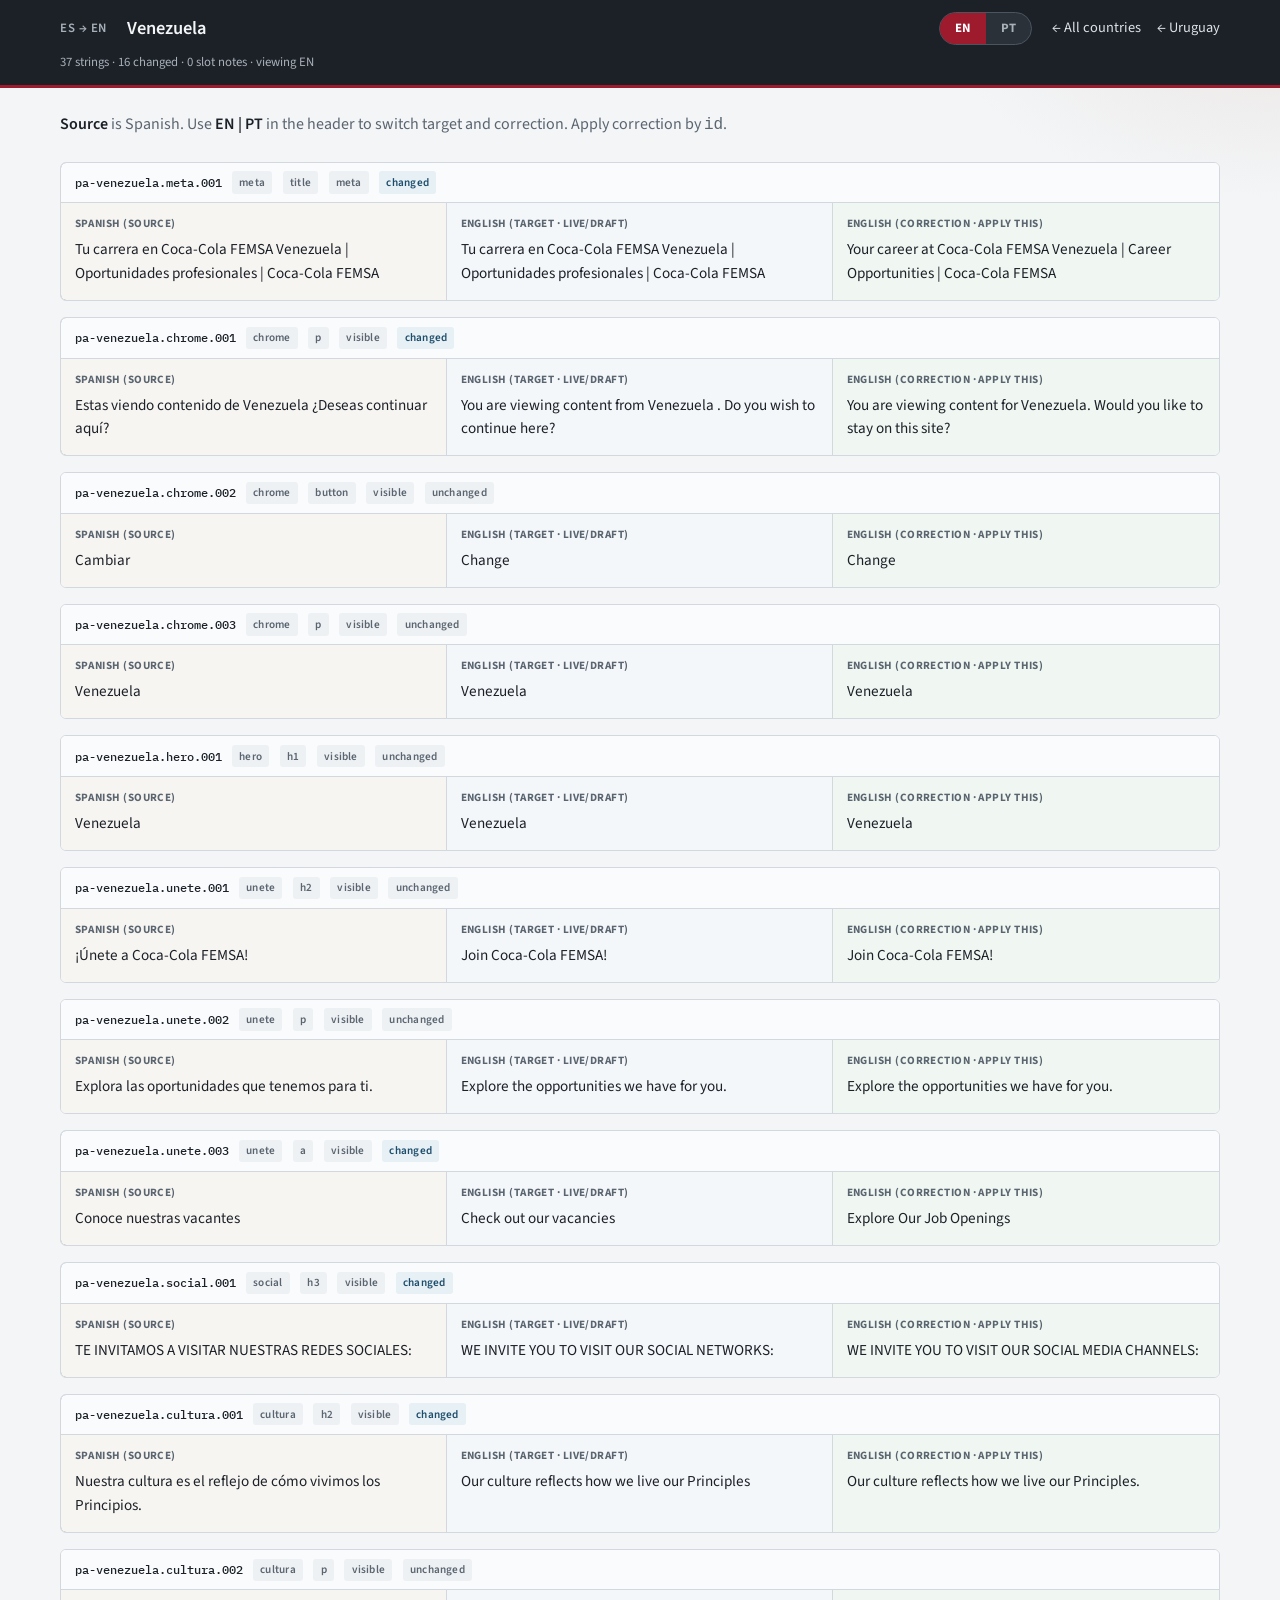
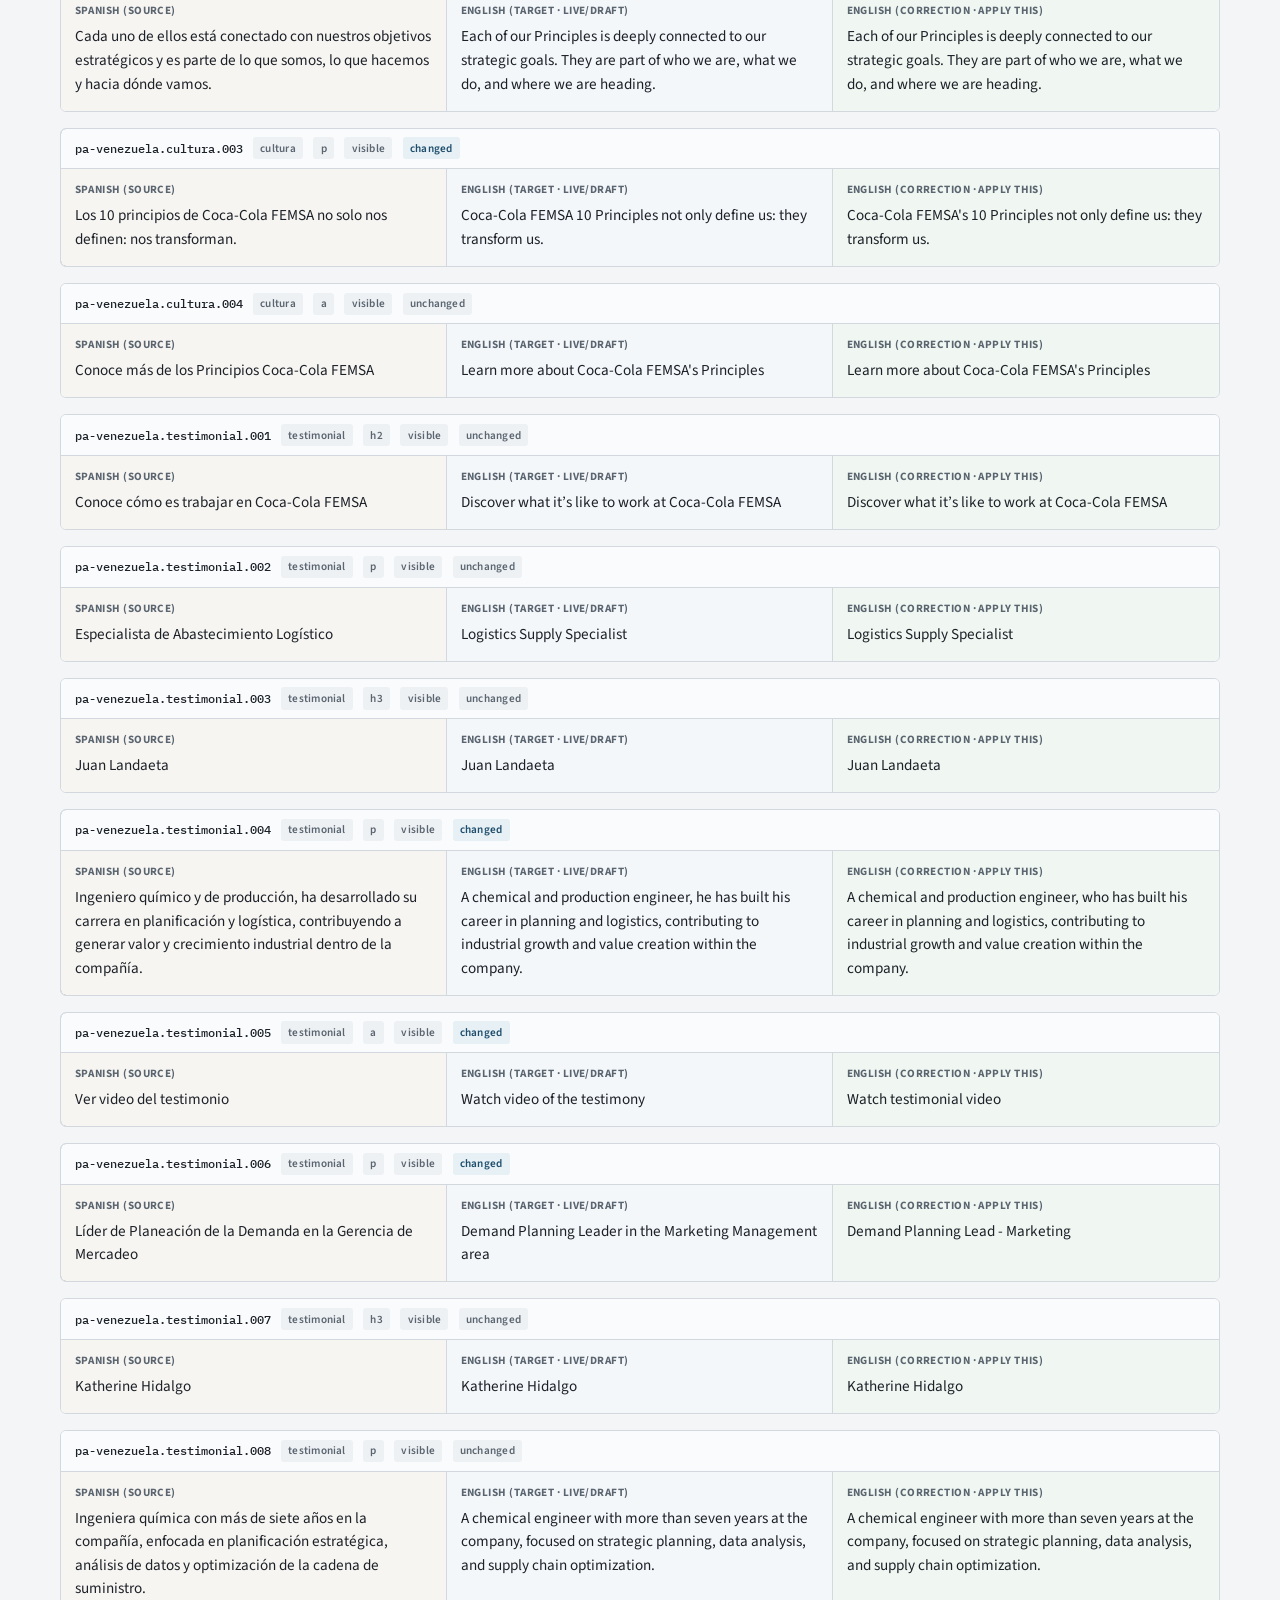
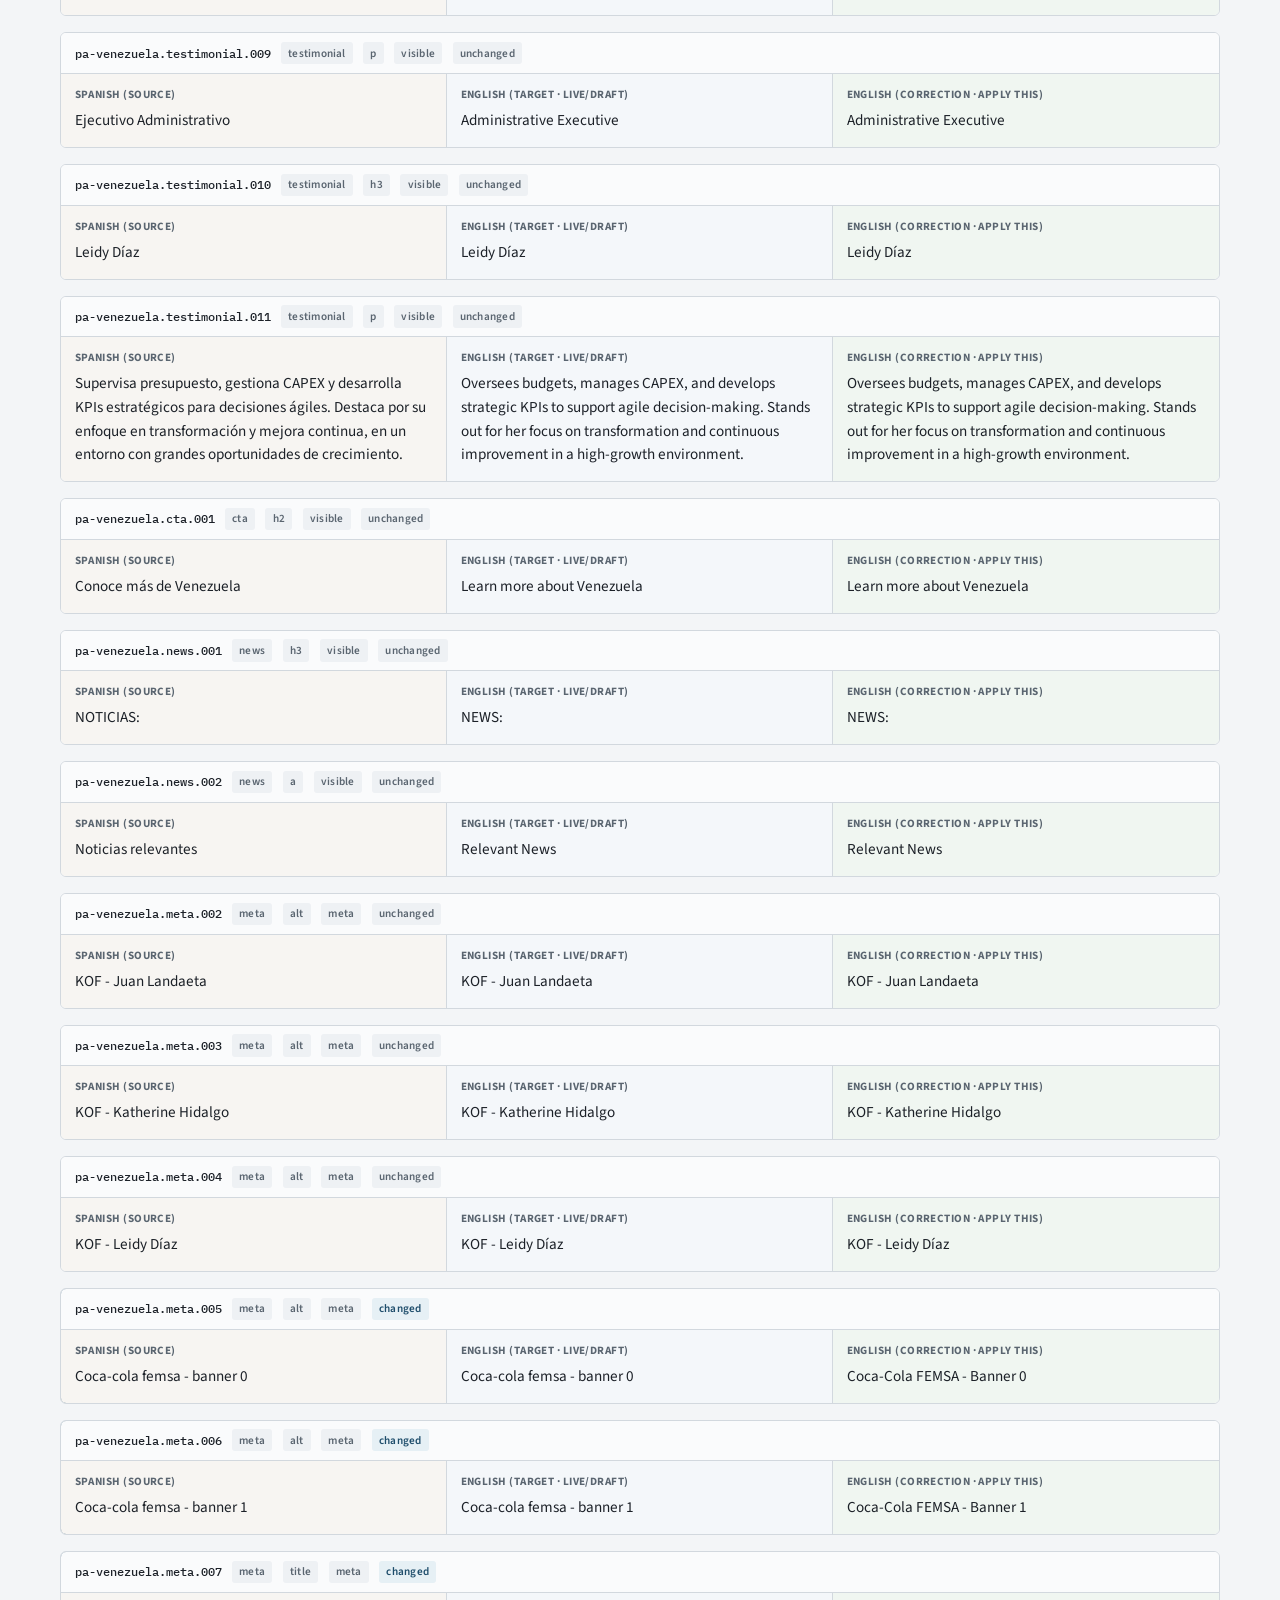
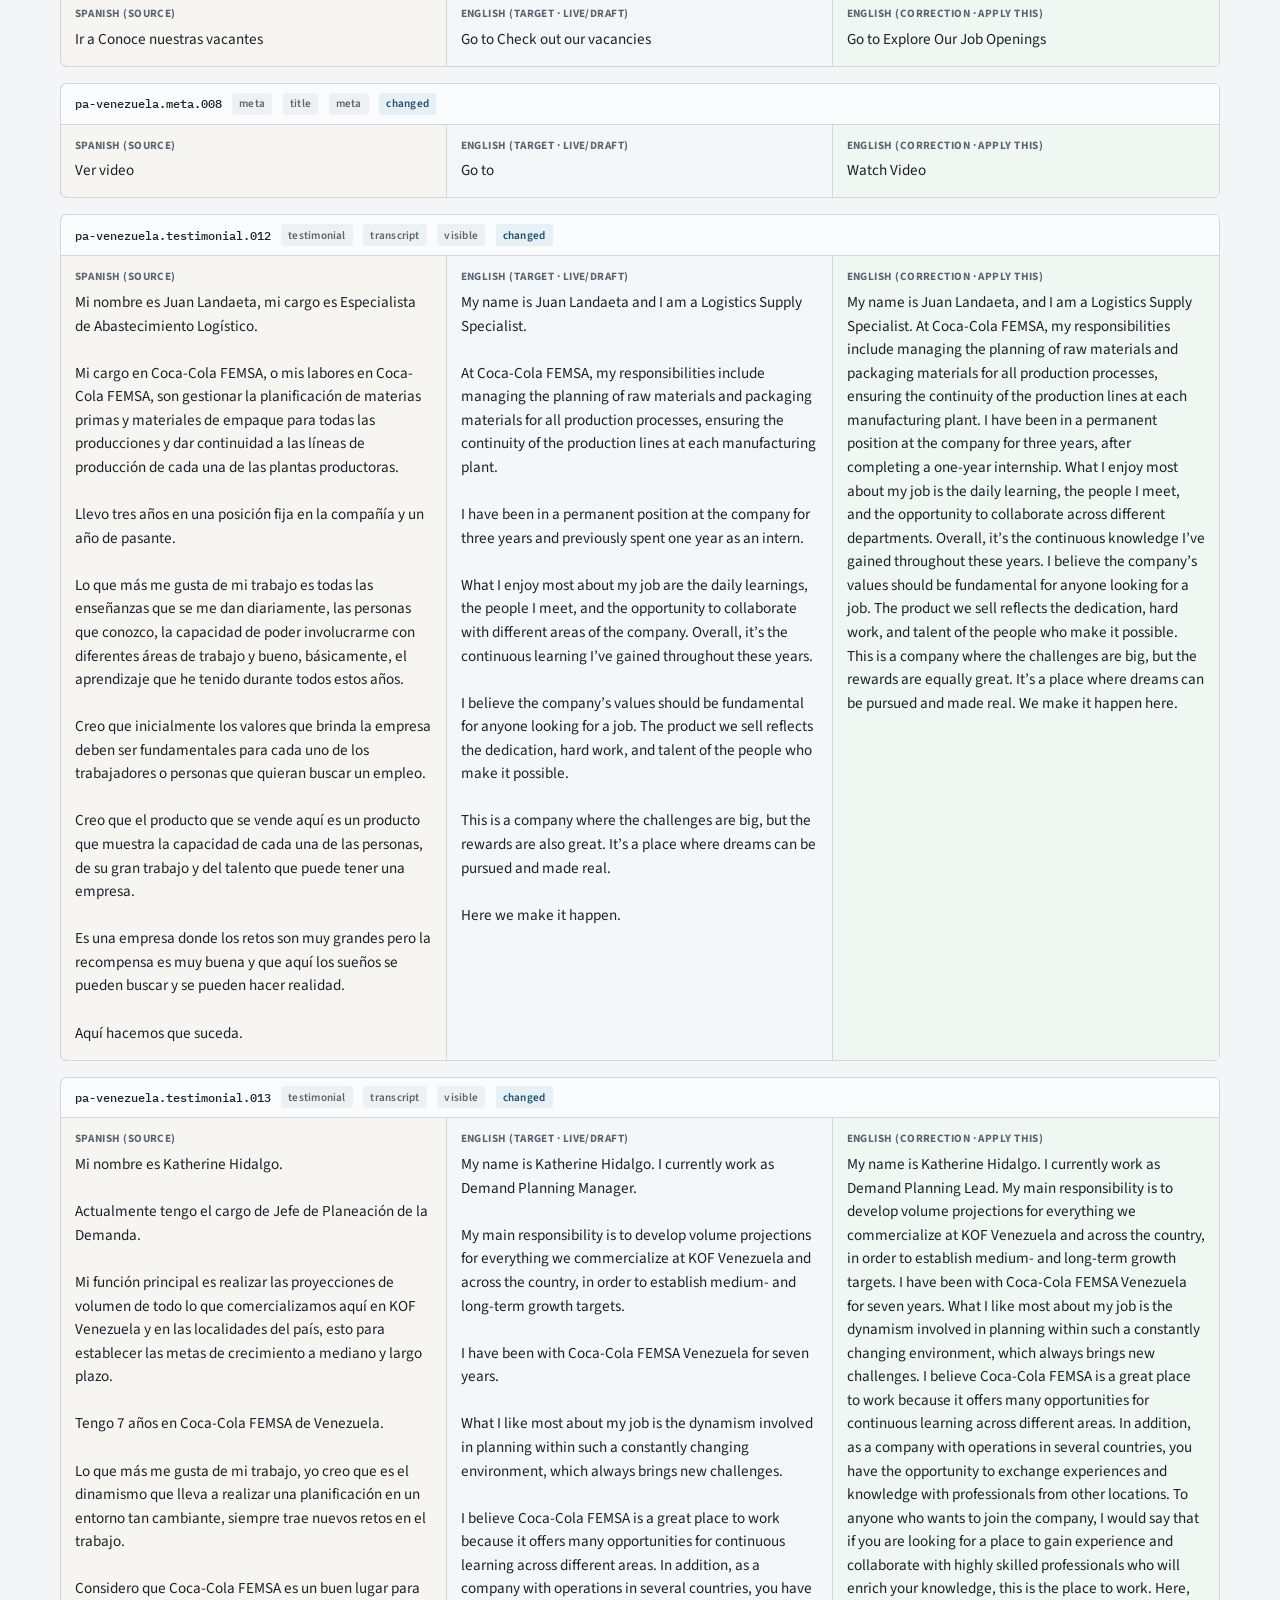
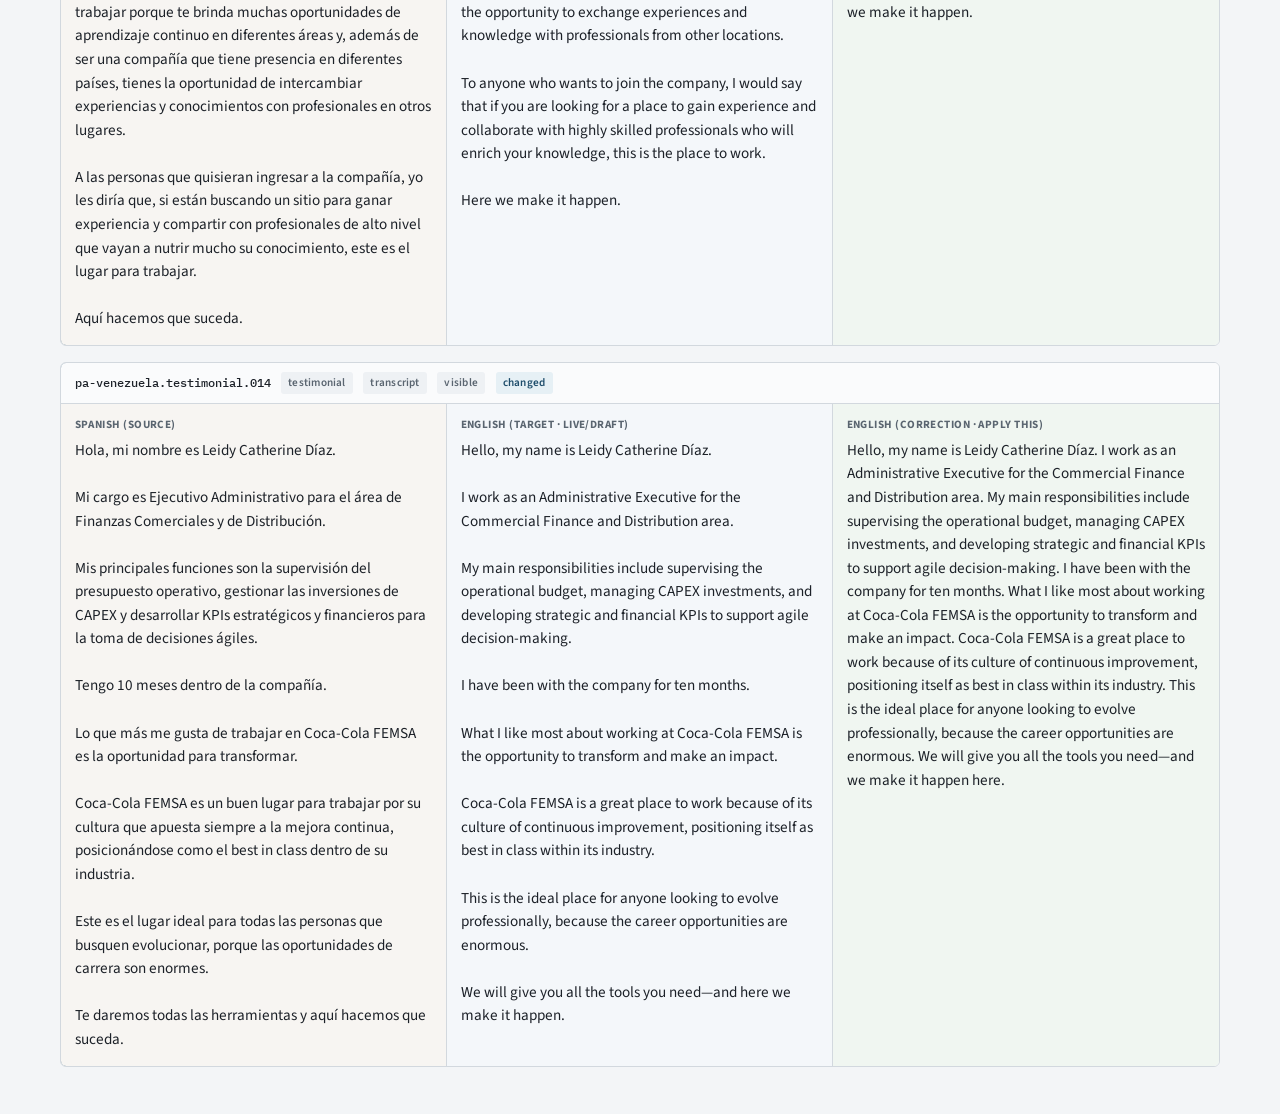
<file: proof-read-delivery/html/venezuela.html>
<!DOCTYPE html>
<html lang="en" data-lang="en">
<head>
  <meta charset="utf-8">
  <meta name="viewport" content="width=device-width, initial-scale=1">
  <title>Venezuela — corrections</title>
  <link rel="preconnect" href="https://fonts.googleapis.com">
  <link rel="preconnect" href="https://fonts.gstatic.com" crossorigin>
  <link href="https://fonts.googleapis.com/css2?family=IBM+Plex+Mono:wght@400;500&family=Source+Sans+3:wght@400;600;700&display=swap" rel="stylesheet">
  <link rel="stylesheet" href="assets/handoff.css">
</head>
<body>
  <header class="site-header">
    <div class="site-header__inner">
      <div class="site-header__track" data-track-label>ES → EN</div>
      <h1 class="site-header__title">Venezuela</h1>
      <div class="lang-switch" role="group" aria-label="Target language">
  <button type="button" class="lang-switch__btn" data-lang-switch="en" aria-pressed="true">EN</button>
  <button type="button" class="lang-switch__btn" data-lang-switch="pt" aria-pressed="false">PT</button>
</div>
      <nav class="site-header__nav"><a href="index.html">← All countries</a>
        <a href="uruguay.html">← Uruguay</a></nav>
      <div class="site-header__meta" data-track-meta data-rows="37" data-blocked="0" data-changed-en="16" data-changed-pt="15">37 strings · EN 16 changed · PT 15 changed · 0 slot notes</div>
    </div>
  </header>
  <main class="wrap">
    <p class="intro">
      <strong>Source</strong> is Spanish. Use <strong>EN | PT</strong> in the header
      to switch target and correction. Apply correction by <code>id</code>.
      
    </p>
    <div class="blocks">
<article class="block block--changed" id="pa-venezuela.meta.001" data-id="pa-venezuela.meta.001"
  data-blocked=""
  data-target-en="Tu carrera en Coca-Cola FEMSA Venezuela | Oportunidades profesionales | Coca-Cola FEMSA"
  data-correction-en="Your career at Coca-Cola FEMSA Venezuela | Career Opportunities | Coca-Cola FEMSA"
  data-changed-en="1"
  data-target-pt="Tu carrera en Coca-Cola FEMSA Venezuela | Oportunidades profesionales | Coca-Cola FEMSA"
  data-correction-pt="Sua carreira em Coca-Cola FEMSA Venezuela | Oportunidades profissionais | Coca-Cola FEMSA"
  data-changed-pt="1">
  <div class="block__head">
    <code class="block__id"><a href="#pa-venezuela.meta.001">pa-venezuela.meta.001</a></code>
    <span class="tag">meta</span><span class="tag">title</span><span class="tag">meta</span><span class="badge badge--changed" data-status-badge>changed</span>
    
  </div>
  <div class="split">
    <div class="pane pane--source">
      <span class="pane__label">Spanish (source)</span>
      <p class="pane__text">Tu carrera en Coca-Cola FEMSA Venezuela | Oportunidades profesionales | Coca-Cola FEMSA</p>
    </div>
    <div class="pane pane--target">
      <span class="pane__label" data-label-target>English (target · live/draft)</span>
      <p data-pane-target class="pane__text">Tu carrera en Coca-Cola FEMSA Venezuela | Oportunidades profesionales | Coca-Cola FEMSA</p>
    </div>
    <div class="pane pane--correction">
      <span class="pane__label" data-label-correction>English (correction · apply this)</span>
      <p data-pane-correction class="pane__text">Your career at Coca-Cola FEMSA Venezuela | Career Opportunities | Coca-Cola FEMSA</p>
    </div>
  </div>
</article>
<article class="block block--changed" id="pa-venezuela.chrome.001" data-id="pa-venezuela.chrome.001"
  data-blocked=""
  data-target-en="You are viewing content from Venezuela . Do you wish to continue here?"
  data-correction-en="You are viewing content for Venezuela. Would you like to stay on this site?"
  data-changed-en="1"
  data-target-pt="Está a visualizar conteúdo do Venezuela . Deseja continuar aqui?"
  data-correction-pt="Está a visualizar conteúdo da Venezuela . Deseja continuar aqui?"
  data-changed-pt="1">
  <div class="block__head">
    <code class="block__id"><a href="#pa-venezuela.chrome.001">pa-venezuela.chrome.001</a></code>
    <span class="tag">chrome</span><span class="tag">p</span><span class="tag">visible</span><span class="badge badge--changed" data-status-badge>changed</span>
    
  </div>
  <div class="split">
    <div class="pane pane--source">
      <span class="pane__label">Spanish (source)</span>
      <p class="pane__text">Estas viendo contenido de Venezuela ¿Deseas continuar aquí?</p>
    </div>
    <div class="pane pane--target">
      <span class="pane__label" data-label-target>English (target · live/draft)</span>
      <p data-pane-target class="pane__text">You are viewing content from Venezuela . Do you wish to continue here?</p>
    </div>
    <div class="pane pane--correction">
      <span class="pane__label" data-label-correction>English (correction · apply this)</span>
      <p data-pane-correction class="pane__text">You are viewing content for Venezuela. Would you like to stay on this site?</p>
    </div>
  </div>
</article>
<article class="block" id="pa-venezuela.chrome.002" data-id="pa-venezuela.chrome.002"
  data-blocked=""
  data-target-en="Change"
  data-correction-en="Change"
  data-changed-en=""
  data-target-pt="Escolher"
  data-correction-pt="Escolher"
  data-changed-pt="">
  <div class="block__head">
    <code class="block__id"><a href="#pa-venezuela.chrome.002">pa-venezuela.chrome.002</a></code>
    <span class="tag">chrome</span><span class="tag">button</span><span class="tag">visible</span><span class="badge badge--same" data-status-badge>unchanged</span>
    
  </div>
  <div class="split">
    <div class="pane pane--source">
      <span class="pane__label">Spanish (source)</span>
      <p class="pane__text">Cambiar</p>
    </div>
    <div class="pane pane--target">
      <span class="pane__label" data-label-target>English (target · live/draft)</span>
      <p data-pane-target class="pane__text">Change</p>
    </div>
    <div class="pane pane--correction">
      <span class="pane__label" data-label-correction>English (correction · apply this)</span>
      <p data-pane-correction class="pane__text">Change</p>
    </div>
  </div>
</article>
<article class="block" id="pa-venezuela.chrome.003" data-id="pa-venezuela.chrome.003"
  data-blocked=""
  data-target-en="Venezuela"
  data-correction-en="Venezuela"
  data-changed-en=""
  data-target-pt="Venezuela"
  data-correction-pt="A Venezuela"
  data-changed-pt="1">
  <div class="block__head">
    <code class="block__id"><a href="#pa-venezuela.chrome.003">pa-venezuela.chrome.003</a></code>
    <span class="tag">chrome</span><span class="tag">p</span><span class="tag">visible</span><span class="badge badge--same" data-status-badge>unchanged</span>
    
  </div>
  <div class="split">
    <div class="pane pane--source">
      <span class="pane__label">Spanish (source)</span>
      <p class="pane__text">Venezuela</p>
    </div>
    <div class="pane pane--target">
      <span class="pane__label" data-label-target>English (target · live/draft)</span>
      <p data-pane-target class="pane__text">Venezuela</p>
    </div>
    <div class="pane pane--correction">
      <span class="pane__label" data-label-correction>English (correction · apply this)</span>
      <p data-pane-correction class="pane__text">Venezuela</p>
    </div>
  </div>
</article>
<article class="block" id="pa-venezuela.hero.001" data-id="pa-venezuela.hero.001"
  data-blocked=""
  data-target-en="Venezuela"
  data-correction-en="Venezuela"
  data-changed-en=""
  data-target-pt="Venezuela"
  data-correction-pt="A Venezuela"
  data-changed-pt="1">
  <div class="block__head">
    <code class="block__id"><a href="#pa-venezuela.hero.001">pa-venezuela.hero.001</a></code>
    <span class="tag">hero</span><span class="tag">h1</span><span class="tag">visible</span><span class="badge badge--same" data-status-badge>unchanged</span>
    
  </div>
  <div class="split">
    <div class="pane pane--source">
      <span class="pane__label">Spanish (source)</span>
      <p class="pane__text">Venezuela</p>
    </div>
    <div class="pane pane--target">
      <span class="pane__label" data-label-target>English (target · live/draft)</span>
      <p data-pane-target class="pane__text">Venezuela</p>
    </div>
    <div class="pane pane--correction">
      <span class="pane__label" data-label-correction>English (correction · apply this)</span>
      <p data-pane-correction class="pane__text">Venezuela</p>
    </div>
  </div>
</article>
<article class="block" id="pa-venezuela.unete.001" data-id="pa-venezuela.unete.001"
  data-blocked=""
  data-target-en="Join Coca-Cola FEMSA!"
  data-correction-en="Join Coca-Cola FEMSA!"
  data-changed-en=""
  data-target-pt="Junte-se à Coca-Cola FEMSA!"
  data-correction-pt="Junte-se à Coca-Cola FEMSA!"
  data-changed-pt="">
  <div class="block__head">
    <code class="block__id"><a href="#pa-venezuela.unete.001">pa-venezuela.unete.001</a></code>
    <span class="tag">unete</span><span class="tag">h2</span><span class="tag">visible</span><span class="badge badge--same" data-status-badge>unchanged</span>
    
  </div>
  <div class="split">
    <div class="pane pane--source">
      <span class="pane__label">Spanish (source)</span>
      <p class="pane__text">¡Únete a Coca-Cola FEMSA!</p>
    </div>
    <div class="pane pane--target">
      <span class="pane__label" data-label-target>English (target · live/draft)</span>
      <p data-pane-target class="pane__text">Join Coca-Cola FEMSA!</p>
    </div>
    <div class="pane pane--correction">
      <span class="pane__label" data-label-correction>English (correction · apply this)</span>
      <p data-pane-correction class="pane__text">Join Coca-Cola FEMSA!</p>
    </div>
  </div>
</article>
<article class="block" id="pa-venezuela.unete.002" data-id="pa-venezuela.unete.002"
  data-blocked=""
  data-target-en="Explore the opportunities we have for you."
  data-correction-en="Explore the opportunities we have for you."
  data-changed-en=""
  data-target-pt="Explore as oportunidades que temos para você."
  data-correction-pt="Explore as oportunidades que temos para você."
  data-changed-pt="">
  <div class="block__head">
    <code class="block__id"><a href="#pa-venezuela.unete.002">pa-venezuela.unete.002</a></code>
    <span class="tag">unete</span><span class="tag">p</span><span class="tag">visible</span><span class="badge badge--same" data-status-badge>unchanged</span>
    
  </div>
  <div class="split">
    <div class="pane pane--source">
      <span class="pane__label">Spanish (source)</span>
      <p class="pane__text">Explora las oportunidades que tenemos para ti.</p>
    </div>
    <div class="pane pane--target">
      <span class="pane__label" data-label-target>English (target · live/draft)</span>
      <p data-pane-target class="pane__text">Explore the opportunities we have for you.</p>
    </div>
    <div class="pane pane--correction">
      <span class="pane__label" data-label-correction>English (correction · apply this)</span>
      <p data-pane-correction class="pane__text">Explore the opportunities we have for you.</p>
    </div>
  </div>
</article>
<article class="block block--changed" id="pa-venezuela.unete.003" data-id="pa-venezuela.unete.003"
  data-blocked=""
  data-target-en="Check out our vacancies"
  data-correction-en="Explore Our Job Openings"
  data-changed-en="1"
  data-target-pt="Confira nossas vagas de emprego"
  data-correction-pt="Conheça nossas vagas de emprego"
  data-changed-pt="1">
  <div class="block__head">
    <code class="block__id"><a href="#pa-venezuela.unete.003">pa-venezuela.unete.003</a></code>
    <span class="tag">unete</span><span class="tag">a</span><span class="tag">visible</span><span class="badge badge--changed" data-status-badge>changed</span>
    
  </div>
  <div class="split">
    <div class="pane pane--source">
      <span class="pane__label">Spanish (source)</span>
      <p class="pane__text">Conoce nuestras vacantes</p>
    </div>
    <div class="pane pane--target">
      <span class="pane__label" data-label-target>English (target · live/draft)</span>
      <p data-pane-target class="pane__text">Check out our vacancies</p>
    </div>
    <div class="pane pane--correction">
      <span class="pane__label" data-label-correction>English (correction · apply this)</span>
      <p data-pane-correction class="pane__text">Explore Our Job Openings</p>
    </div>
  </div>
</article>
<article class="block block--changed" id="pa-venezuela.social.001" data-id="pa-venezuela.social.001"
  data-blocked=""
  data-target-en="WE INVITE YOU TO VISIT OUR SOCIAL NETWORKS:"
  data-correction-en="WE INVITE YOU TO VISIT OUR SOCIAL MEDIA CHANNELS:"
  data-changed-en="1"
  data-target-pt="CONVIDAMOS VOCÊ A VISITAR NOSSAS REDES SOCIAIS:"
  data-correction-pt="CONVIDAMOS VOCÊ A VISITAR NOSSAS REDES SOCIAIS:"
  data-changed-pt="">
  <div class="block__head">
    <code class="block__id"><a href="#pa-venezuela.social.001">pa-venezuela.social.001</a></code>
    <span class="tag">social</span><span class="tag">h3</span><span class="tag">visible</span><span class="badge badge--changed" data-status-badge>changed</span>
    
  </div>
  <div class="split">
    <div class="pane pane--source">
      <span class="pane__label">Spanish (source)</span>
      <p class="pane__text">TE INVITAMOS A VISITAR NUESTRAS REDES SOCIALES:</p>
    </div>
    <div class="pane pane--target">
      <span class="pane__label" data-label-target>English (target · live/draft)</span>
      <p data-pane-target class="pane__text">WE INVITE YOU TO VISIT OUR SOCIAL NETWORKS:</p>
    </div>
    <div class="pane pane--correction">
      <span class="pane__label" data-label-correction>English (correction · apply this)</span>
      <p data-pane-correction class="pane__text">WE INVITE YOU TO VISIT OUR SOCIAL MEDIA CHANNELS:</p>
    </div>
  </div>
</article>
<article class="block block--changed" id="pa-venezuela.cultura.001" data-id="pa-venezuela.cultura.001"
  data-blocked=""
  data-target-en="Our culture reflects how we live our Principles"
  data-correction-en="Our culture reflects how we live our Principles."
  data-changed-en="1"
  data-target-pt="Nossa cultura é o reflexo de como vivemos os Princípios."
  data-correction-pt="Nossa cultura é o reflexo de como vivemos os Princípios."
  data-changed-pt="">
  <div class="block__head">
    <code class="block__id"><a href="#pa-venezuela.cultura.001">pa-venezuela.cultura.001</a></code>
    <span class="tag">cultura</span><span class="tag">h2</span><span class="tag">visible</span><span class="badge badge--changed" data-status-badge>changed</span>
    
  </div>
  <div class="split">
    <div class="pane pane--source">
      <span class="pane__label">Spanish (source)</span>
      <p class="pane__text">Nuestra cultura es el reflejo de cómo vivimos los Principios.</p>
    </div>
    <div class="pane pane--target">
      <span class="pane__label" data-label-target>English (target · live/draft)</span>
      <p data-pane-target class="pane__text">Our culture reflects how we live our Principles</p>
    </div>
    <div class="pane pane--correction">
      <span class="pane__label" data-label-correction>English (correction · apply this)</span>
      <p data-pane-correction class="pane__text">Our culture reflects how we live our Principles.</p>
    </div>
  </div>
</article>
<article class="block" id="pa-venezuela.cultura.002" data-id="pa-venezuela.cultura.002"
  data-blocked=""
  data-target-en="Each of our Principles is deeply connected to our strategic goals. They are part of who we are, what we do, and where we are heading."
  data-correction-en="Each of our Principles is deeply connected to our strategic goals. They are part of who we are, what we do, and where we are heading."
  data-changed-en=""
  data-target-pt="Cada um deles está conectado com nossos objetivos estratégicos e faz parte do que somos, fazemos e do rumo que tomamos."
  data-correction-pt="Cada um deles está conectado com nossos objetivos estratégicos e faz parte do que somos, do que fazemos e do rumo que tomamos."
  data-changed-pt="1">
  <div class="block__head">
    <code class="block__id"><a href="#pa-venezuela.cultura.002">pa-venezuela.cultura.002</a></code>
    <span class="tag">cultura</span><span class="tag">p</span><span class="tag">visible</span><span class="badge badge--same" data-status-badge>unchanged</span>
    
  </div>
  <div class="split">
    <div class="pane pane--source">
      <span class="pane__label">Spanish (source)</span>
      <p class="pane__text">Cada uno de ellos está conectado con nuestros objetivos estratégicos y es parte de lo que somos, lo que hacemos y hacia dónde vamos.</p>
    </div>
    <div class="pane pane--target">
      <span class="pane__label" data-label-target>English (target · live/draft)</span>
      <p data-pane-target class="pane__text">Each of our Principles is deeply connected to our strategic goals. They are part of who we are, what we do, and where we are heading.</p>
    </div>
    <div class="pane pane--correction">
      <span class="pane__label" data-label-correction>English (correction · apply this)</span>
      <p data-pane-correction class="pane__text">Each of our Principles is deeply connected to our strategic goals. They are part of who we are, what we do, and where we are heading.</p>
    </div>
  </div>
</article>
<article class="block block--changed" id="pa-venezuela.cultura.003" data-id="pa-venezuela.cultura.003"
  data-blocked=""
  data-target-en="Coca-Cola FEMSA 10 Principles not only define us: they transform us."
  data-correction-en="Coca-Cola FEMSA&#x27;s 10 Principles not only define us: they transform us."
  data-changed-en="1"
  data-target-pt="Os Dez Princípios da Coca-Cola FEMSA não apenas nos definem, mas nos transformam."
  data-correction-pt="Os Dez Princípios da Coca-Cola FEMSA não apenas nos definem, mas também nos transformam."
  data-changed-pt="1">
  <div class="block__head">
    <code class="block__id"><a href="#pa-venezuela.cultura.003">pa-venezuela.cultura.003</a></code>
    <span class="tag">cultura</span><span class="tag">p</span><span class="tag">visible</span><span class="badge badge--changed" data-status-badge>changed</span>
    
  </div>
  <div class="split">
    <div class="pane pane--source">
      <span class="pane__label">Spanish (source)</span>
      <p class="pane__text">Los 10 principios de Coca-Cola FEMSA no solo nos definen: nos transforman.</p>
    </div>
    <div class="pane pane--target">
      <span class="pane__label" data-label-target>English (target · live/draft)</span>
      <p data-pane-target class="pane__text">Coca-Cola FEMSA 10 Principles not only define us: they transform us.</p>
    </div>
    <div class="pane pane--correction">
      <span class="pane__label" data-label-correction>English (correction · apply this)</span>
      <p data-pane-correction class="pane__text">Coca-Cola FEMSA&#x27;s 10 Principles not only define us: they transform us.</p>
    </div>
  </div>
</article>
<article class="block" id="pa-venezuela.cultura.004" data-id="pa-venezuela.cultura.004"
  data-blocked=""
  data-target-en="Learn more about Coca-Cola FEMSA&#x27;s Principles"
  data-correction-en="Learn more about Coca-Cola FEMSA&#x27;s Principles"
  data-changed-en=""
  data-target-pt="Saiba mais sobre os Princípios da Coca-Cola FEMSA"
  data-correction-pt="Saiba mais sobre os Princípios da Coca-Cola FEMSA"
  data-changed-pt="">
  <div class="block__head">
    <code class="block__id"><a href="#pa-venezuela.cultura.004">pa-venezuela.cultura.004</a></code>
    <span class="tag">cultura</span><span class="tag">a</span><span class="tag">visible</span><span class="badge badge--same" data-status-badge>unchanged</span>
    
  </div>
  <div class="split">
    <div class="pane pane--source">
      <span class="pane__label">Spanish (source)</span>
      <p class="pane__text">Conoce más de los Principios Coca-Cola FEMSA</p>
    </div>
    <div class="pane pane--target">
      <span class="pane__label" data-label-target>English (target · live/draft)</span>
      <p data-pane-target class="pane__text">Learn more about Coca-Cola FEMSA&#x27;s Principles</p>
    </div>
    <div class="pane pane--correction">
      <span class="pane__label" data-label-correction>English (correction · apply this)</span>
      <p data-pane-correction class="pane__text">Learn more about Coca-Cola FEMSA&#x27;s Principles</p>
    </div>
  </div>
</article>
<article class="block" id="pa-venezuela.testimonial.001" data-id="pa-venezuela.testimonial.001"
  data-blocked=""
  data-target-en="Discover what it’s like to work at Coca-Cola FEMSA"
  data-correction-en="Discover what it’s like to work at Coca-Cola FEMSA"
  data-changed-en=""
  data-target-pt="Conheça como é trabalhar na Coca-Cola FEMSA"
  data-correction-pt="Conheça como é trabalhar na Coca-Cola FEMSA"
  data-changed-pt="">
  <div class="block__head">
    <code class="block__id"><a href="#pa-venezuela.testimonial.001">pa-venezuela.testimonial.001</a></code>
    <span class="tag">testimonial</span><span class="tag">h2</span><span class="tag">visible</span><span class="badge badge--same" data-status-badge>unchanged</span>
    
  </div>
  <div class="split">
    <div class="pane pane--source">
      <span class="pane__label">Spanish (source)</span>
      <p class="pane__text">Conoce cómo es trabajar en Coca-Cola FEMSA</p>
    </div>
    <div class="pane pane--target">
      <span class="pane__label" data-label-target>English (target · live/draft)</span>
      <p data-pane-target class="pane__text">Discover what it’s like to work at Coca-Cola FEMSA</p>
    </div>
    <div class="pane pane--correction">
      <span class="pane__label" data-label-correction>English (correction · apply this)</span>
      <p data-pane-correction class="pane__text">Discover what it’s like to work at Coca-Cola FEMSA</p>
    </div>
  </div>
</article>
<article class="block" id="pa-venezuela.testimonial.002" data-id="pa-venezuela.testimonial.002"
  data-blocked=""
  data-target-en="Logistics Supply Specialist"
  data-correction-en="Logistics Supply Specialist"
  data-changed-en=""
  data-target-pt="Especialista de Abastecimento Logístico"
  data-correction-pt="Especialista de Abastecimento Logístico"
  data-changed-pt="">
  <div class="block__head">
    <code class="block__id"><a href="#pa-venezuela.testimonial.002">pa-venezuela.testimonial.002</a></code>
    <span class="tag">testimonial</span><span class="tag">p</span><span class="tag">visible</span><span class="badge badge--same" data-status-badge>unchanged</span>
    
  </div>
  <div class="split">
    <div class="pane pane--source">
      <span class="pane__label">Spanish (source)</span>
      <p class="pane__text">Especialista de Abastecimiento Logístico</p>
    </div>
    <div class="pane pane--target">
      <span class="pane__label" data-label-target>English (target · live/draft)</span>
      <p data-pane-target class="pane__text">Logistics Supply Specialist</p>
    </div>
    <div class="pane pane--correction">
      <span class="pane__label" data-label-correction>English (correction · apply this)</span>
      <p data-pane-correction class="pane__text">Logistics Supply Specialist</p>
    </div>
  </div>
</article>
<article class="block" id="pa-venezuela.testimonial.003" data-id="pa-venezuela.testimonial.003"
  data-blocked=""
  data-target-en="Juan Landaeta"
  data-correction-en="Juan Landaeta"
  data-changed-en=""
  data-target-pt="Juan Landaeta"
  data-correction-pt="Juan Landaeta"
  data-changed-pt="">
  <div class="block__head">
    <code class="block__id"><a href="#pa-venezuela.testimonial.003">pa-venezuela.testimonial.003</a></code>
    <span class="tag">testimonial</span><span class="tag">h3</span><span class="tag">visible</span><span class="badge badge--same" data-status-badge>unchanged</span>
    
  </div>
  <div class="split">
    <div class="pane pane--source">
      <span class="pane__label">Spanish (source)</span>
      <p class="pane__text">Juan Landaeta</p>
    </div>
    <div class="pane pane--target">
      <span class="pane__label" data-label-target>English (target · live/draft)</span>
      <p data-pane-target class="pane__text">Juan Landaeta</p>
    </div>
    <div class="pane pane--correction">
      <span class="pane__label" data-label-correction>English (correction · apply this)</span>
      <p data-pane-correction class="pane__text">Juan Landaeta</p>
    </div>
  </div>
</article>
<article class="block block--changed" id="pa-venezuela.testimonial.004" data-id="pa-venezuela.testimonial.004"
  data-blocked=""
  data-target-en="A chemical and production engineer, he has built his career in planning and logistics, contributing to industrial growth and value creation within the company."
  data-correction-en="A chemical and production engineer, who has built his career in planning and logistics, contributing to industrial growth and value creation within the company."
  data-changed-en="1"
  data-target-pt="Engenheiro químico e de produção, desenvolveu sua carreira em planejamento e logística, contribuindo para gerar valor e crescimento industrial na companhia."
  data-correction-pt="Engenheiro químico e de produção, desenvolveu sua carreira em planejamento e logística, contribuindo para gerar valor e crescimento industrial na companhia."
  data-changed-pt="">
  <div class="block__head">
    <code class="block__id"><a href="#pa-venezuela.testimonial.004">pa-venezuela.testimonial.004</a></code>
    <span class="tag">testimonial</span><span class="tag">p</span><span class="tag">visible</span><span class="badge badge--changed" data-status-badge>changed</span>
    
  </div>
  <div class="split">
    <div class="pane pane--source">
      <span class="pane__label">Spanish (source)</span>
      <p class="pane__text">Ingeniero químico y de producción, ha desarrollado su carrera en planificación y logística, contribuyendo a generar valor y crecimiento industrial dentro de la compañía.</p>
    </div>
    <div class="pane pane--target">
      <span class="pane__label" data-label-target>English (target · live/draft)</span>
      <p data-pane-target class="pane__text">A chemical and production engineer, he has built his career in planning and logistics, contributing to industrial growth and value creation within the company.</p>
    </div>
    <div class="pane pane--correction">
      <span class="pane__label" data-label-correction>English (correction · apply this)</span>
      <p data-pane-correction class="pane__text">A chemical and production engineer, who has built his career in planning and logistics, contributing to industrial growth and value creation within the company.</p>
    </div>
  </div>
</article>
<article class="block block--changed" id="pa-venezuela.testimonial.005" data-id="pa-venezuela.testimonial.005"
  data-blocked=""
  data-target-en="Watch video of the testimony"
  data-correction-en="Watch testimonial video"
  data-changed-en="1"
  data-target-pt="Assista ao vídeo do depoimento"
  data-correction-pt="Assista ao vídeo do testemunho"
  data-changed-pt="1">
  <div class="block__head">
    <code class="block__id"><a href="#pa-venezuela.testimonial.005">pa-venezuela.testimonial.005</a></code>
    <span class="tag">testimonial</span><span class="tag">a</span><span class="tag">visible</span><span class="badge badge--changed" data-status-badge>changed</span>
    
  </div>
  <div class="split">
    <div class="pane pane--source">
      <span class="pane__label">Spanish (source)</span>
      <p class="pane__text">Ver video del testimonio</p>
    </div>
    <div class="pane pane--target">
      <span class="pane__label" data-label-target>English (target · live/draft)</span>
      <p data-pane-target class="pane__text">Watch video of the testimony</p>
    </div>
    <div class="pane pane--correction">
      <span class="pane__label" data-label-correction>English (correction · apply this)</span>
      <p data-pane-correction class="pane__text">Watch testimonial video</p>
    </div>
  </div>
</article>
<article class="block block--changed" id="pa-venezuela.testimonial.006" data-id="pa-venezuela.testimonial.006"
  data-blocked=""
  data-target-en="Demand Planning Leader in the Marketing Management area"
  data-correction-en="Demand Planning Lead - Marketing"
  data-changed-en="1"
  data-target-pt="Líder de Planejamento de Demanda na Gerência de Marketing"
  data-correction-pt="Líder de Planejamento de Demanda na Gerência de Marketing"
  data-changed-pt="">
  <div class="block__head">
    <code class="block__id"><a href="#pa-venezuela.testimonial.006">pa-venezuela.testimonial.006</a></code>
    <span class="tag">testimonial</span><span class="tag">p</span><span class="tag">visible</span><span class="badge badge--changed" data-status-badge>changed</span>
    
  </div>
  <div class="split">
    <div class="pane pane--source">
      <span class="pane__label">Spanish (source)</span>
      <p class="pane__text">Líder de Planeación de la Demanda en la Gerencia de Mercadeo</p>
    </div>
    <div class="pane pane--target">
      <span class="pane__label" data-label-target>English (target · live/draft)</span>
      <p data-pane-target class="pane__text">Demand Planning Leader in the Marketing Management area</p>
    </div>
    <div class="pane pane--correction">
      <span class="pane__label" data-label-correction>English (correction · apply this)</span>
      <p data-pane-correction class="pane__text">Demand Planning Lead - Marketing</p>
    </div>
  </div>
</article>
<article class="block" id="pa-venezuela.testimonial.007" data-id="pa-venezuela.testimonial.007"
  data-blocked=""
  data-target-en="Katherine Hidalgo"
  data-correction-en="Katherine Hidalgo"
  data-changed-en=""
  data-target-pt="Katherine Hidalgo"
  data-correction-pt="Katherine Hidalgo"
  data-changed-pt="">
  <div class="block__head">
    <code class="block__id"><a href="#pa-venezuela.testimonial.007">pa-venezuela.testimonial.007</a></code>
    <span class="tag">testimonial</span><span class="tag">h3</span><span class="tag">visible</span><span class="badge badge--same" data-status-badge>unchanged</span>
    
  </div>
  <div class="split">
    <div class="pane pane--source">
      <span class="pane__label">Spanish (source)</span>
      <p class="pane__text">Katherine Hidalgo</p>
    </div>
    <div class="pane pane--target">
      <span class="pane__label" data-label-target>English (target · live/draft)</span>
      <p data-pane-target class="pane__text">Katherine Hidalgo</p>
    </div>
    <div class="pane pane--correction">
      <span class="pane__label" data-label-correction>English (correction · apply this)</span>
      <p data-pane-correction class="pane__text">Katherine Hidalgo</p>
    </div>
  </div>
</article>
<article class="block" id="pa-venezuela.testimonial.008" data-id="pa-venezuela.testimonial.008"
  data-blocked=""
  data-target-en="A chemical engineer with more than seven years at the company, focused on strategic planning, data analysis, and supply chain optimization."
  data-correction-en="A chemical engineer with more than seven years at the company, focused on strategic planning, data analysis, and supply chain optimization."
  data-changed-en=""
  data-target-pt="Engenheira química com mais de sete anos na empresa, focada em planejamento estratégico, análise de dados e otimização da cadeia de suprimentos."
  data-correction-pt="Engenheira química com mais de sete anos na empresa, focada em planejamento estratégico, análise de dados e otimização da cadeia de suprimentos."
  data-changed-pt="">
  <div class="block__head">
    <code class="block__id"><a href="#pa-venezuela.testimonial.008">pa-venezuela.testimonial.008</a></code>
    <span class="tag">testimonial</span><span class="tag">p</span><span class="tag">visible</span><span class="badge badge--same" data-status-badge>unchanged</span>
    
  </div>
  <div class="split">
    <div class="pane pane--source">
      <span class="pane__label">Spanish (source)</span>
      <p class="pane__text">Ingeniera química con más de siete años en la compañía, enfocada en planificación estratégica, análisis de datos y optimización de la cadena de suministro.</p>
    </div>
    <div class="pane pane--target">
      <span class="pane__label" data-label-target>English (target · live/draft)</span>
      <p data-pane-target class="pane__text">A chemical engineer with more than seven years at the company, focused on strategic planning, data analysis, and supply chain optimization.</p>
    </div>
    <div class="pane pane--correction">
      <span class="pane__label" data-label-correction>English (correction · apply this)</span>
      <p data-pane-correction class="pane__text">A chemical engineer with more than seven years at the company, focused on strategic planning, data analysis, and supply chain optimization.</p>
    </div>
  </div>
</article>
<article class="block" id="pa-venezuela.testimonial.009" data-id="pa-venezuela.testimonial.009"
  data-blocked=""
  data-target-en="Administrative Executive"
  data-correction-en="Administrative Executive"
  data-changed-en=""
  data-target-pt="Executiva Administrativa"
  data-correction-pt="Executiva Administrativa"
  data-changed-pt="">
  <div class="block__head">
    <code class="block__id"><a href="#pa-venezuela.testimonial.009">pa-venezuela.testimonial.009</a></code>
    <span class="tag">testimonial</span><span class="tag">p</span><span class="tag">visible</span><span class="badge badge--same" data-status-badge>unchanged</span>
    
  </div>
  <div class="split">
    <div class="pane pane--source">
      <span class="pane__label">Spanish (source)</span>
      <p class="pane__text">Ejecutivo Administrativo</p>
    </div>
    <div class="pane pane--target">
      <span class="pane__label" data-label-target>English (target · live/draft)</span>
      <p data-pane-target class="pane__text">Administrative Executive</p>
    </div>
    <div class="pane pane--correction">
      <span class="pane__label" data-label-correction>English (correction · apply this)</span>
      <p data-pane-correction class="pane__text">Administrative Executive</p>
    </div>
  </div>
</article>
<article class="block" id="pa-venezuela.testimonial.010" data-id="pa-venezuela.testimonial.010"
  data-blocked=""
  data-target-en="Leidy Díaz"
  data-correction-en="Leidy Díaz"
  data-changed-en=""
  data-target-pt="Leidy Díaz"
  data-correction-pt="Leidy Díaz"
  data-changed-pt="">
  <div class="block__head">
    <code class="block__id"><a href="#pa-venezuela.testimonial.010">pa-venezuela.testimonial.010</a></code>
    <span class="tag">testimonial</span><span class="tag">h3</span><span class="tag">visible</span><span class="badge badge--same" data-status-badge>unchanged</span>
    
  </div>
  <div class="split">
    <div class="pane pane--source">
      <span class="pane__label">Spanish (source)</span>
      <p class="pane__text">Leidy Díaz</p>
    </div>
    <div class="pane pane--target">
      <span class="pane__label" data-label-target>English (target · live/draft)</span>
      <p data-pane-target class="pane__text">Leidy Díaz</p>
    </div>
    <div class="pane pane--correction">
      <span class="pane__label" data-label-correction>English (correction · apply this)</span>
      <p data-pane-correction class="pane__text">Leidy Díaz</p>
    </div>
  </div>
</article>
<article class="block" id="pa-venezuela.testimonial.011" data-id="pa-venezuela.testimonial.011"
  data-blocked=""
  data-target-en="Oversees budgets, manages CAPEX, and develops strategic KPIs to support agile decision-making. Stands out for her focus on transformation and continuous improvement in a high-growth environment."
  data-correction-en="Oversees budgets, manages CAPEX, and develops strategic KPIs to support agile decision-making. Stands out for her focus on transformation and continuous improvement in a high-growth environment."
  data-changed-en=""
  data-target-pt="Supervisiona orçamento, gerencia CAPEX e desenvolve KPIs estratégicos para decisões ágeis. Destaca-se pelo foco em transformação e melhoria contínua em um ambiente de alto crescimento."
  data-correction-pt="Supervisiona o orçamento, gerencia CAPEX e desenvolve KPIs estratégicos para decisões ágeis. Destaca-se pelo foco na transformação e melhoria contínua em um ambiente de alto crescimento."
  data-changed-pt="1">
  <div class="block__head">
    <code class="block__id"><a href="#pa-venezuela.testimonial.011">pa-venezuela.testimonial.011</a></code>
    <span class="tag">testimonial</span><span class="tag">p</span><span class="tag">visible</span><span class="badge badge--same" data-status-badge>unchanged</span>
    
  </div>
  <div class="split">
    <div class="pane pane--source">
      <span class="pane__label">Spanish (source)</span>
      <p class="pane__text">Supervisa presupuesto, gestiona CAPEX y desarrolla KPIs estratégicos para decisiones ágiles. Destaca por su enfoque en transformación y mejora continua, en un entorno con grandes oportunidades de crecimiento.</p>
    </div>
    <div class="pane pane--target">
      <span class="pane__label" data-label-target>English (target · live/draft)</span>
      <p data-pane-target class="pane__text">Oversees budgets, manages CAPEX, and develops strategic KPIs to support agile decision-making. Stands out for her focus on transformation and continuous improvement in a high-growth environment.</p>
    </div>
    <div class="pane pane--correction">
      <span class="pane__label" data-label-correction>English (correction · apply this)</span>
      <p data-pane-correction class="pane__text">Oversees budgets, manages CAPEX, and develops strategic KPIs to support agile decision-making. Stands out for her focus on transformation and continuous improvement in a high-growth environment.</p>
    </div>
  </div>
</article>
<article class="block" id="pa-venezuela.cta.001" data-id="pa-venezuela.cta.001"
  data-blocked=""
  data-target-en="Learn more about Venezuela"
  data-correction-en="Learn more about Venezuela"
  data-changed-en=""
  data-target-pt="Saiba mais sobre o Venezuela"
  data-correction-pt="Saiba mais sobre A Venezuela"
  data-changed-pt="1">
  <div class="block__head">
    <code class="block__id"><a href="#pa-venezuela.cta.001">pa-venezuela.cta.001</a></code>
    <span class="tag">cta</span><span class="tag">h2</span><span class="tag">visible</span><span class="badge badge--same" data-status-badge>unchanged</span>
    
  </div>
  <div class="split">
    <div class="pane pane--source">
      <span class="pane__label">Spanish (source)</span>
      <p class="pane__text">Conoce más de Venezuela</p>
    </div>
    <div class="pane pane--target">
      <span class="pane__label" data-label-target>English (target · live/draft)</span>
      <p data-pane-target class="pane__text">Learn more about Venezuela</p>
    </div>
    <div class="pane pane--correction">
      <span class="pane__label" data-label-correction>English (correction · apply this)</span>
      <p data-pane-correction class="pane__text">Learn more about Venezuela</p>
    </div>
  </div>
</article>
<article class="block" id="pa-venezuela.news.001" data-id="pa-venezuela.news.001"
  data-blocked=""
  data-target-en="NEWS:"
  data-correction-en="NEWS:"
  data-changed-en=""
  data-target-pt="NOTÍCIAS:"
  data-correction-pt="NOTÍCIAS:"
  data-changed-pt="">
  <div class="block__head">
    <code class="block__id"><a href="#pa-venezuela.news.001">pa-venezuela.news.001</a></code>
    <span class="tag">news</span><span class="tag">h3</span><span class="tag">visible</span><span class="badge badge--same" data-status-badge>unchanged</span>
    
  </div>
  <div class="split">
    <div class="pane pane--source">
      <span class="pane__label">Spanish (source)</span>
      <p class="pane__text">NOTICIAS:</p>
    </div>
    <div class="pane pane--target">
      <span class="pane__label" data-label-target>English (target · live/draft)</span>
      <p data-pane-target class="pane__text">NEWS:</p>
    </div>
    <div class="pane pane--correction">
      <span class="pane__label" data-label-correction>English (correction · apply this)</span>
      <p data-pane-correction class="pane__text">NEWS:</p>
    </div>
  </div>
</article>
<article class="block" id="pa-venezuela.news.002" data-id="pa-venezuela.news.002"
  data-blocked=""
  data-target-en="Relevant News"
  data-correction-en="Relevant News"
  data-changed-en=""
  data-target-pt="Noticias relevantes"
  data-correction-pt="Notícias relevantes"
  data-changed-pt="1">
  <div class="block__head">
    <code class="block__id"><a href="#pa-venezuela.news.002">pa-venezuela.news.002</a></code>
    <span class="tag">news</span><span class="tag">a</span><span class="tag">visible</span><span class="badge badge--same" data-status-badge>unchanged</span>
    
  </div>
  <div class="split">
    <div class="pane pane--source">
      <span class="pane__label">Spanish (source)</span>
      <p class="pane__text">Noticias relevantes</p>
    </div>
    <div class="pane pane--target">
      <span class="pane__label" data-label-target>English (target · live/draft)</span>
      <p data-pane-target class="pane__text">Relevant News</p>
    </div>
    <div class="pane pane--correction">
      <span class="pane__label" data-label-correction>English (correction · apply this)</span>
      <p data-pane-correction class="pane__text">Relevant News</p>
    </div>
  </div>
</article>
<article class="block" id="pa-venezuela.meta.002" data-id="pa-venezuela.meta.002"
  data-blocked=""
  data-target-en="KOF - Juan Landaeta"
  data-correction-en="KOF - Juan Landaeta"
  data-changed-en=""
  data-target-pt="KOF - Juan Landaeta"
  data-correction-pt="KOF - Juan Landaeta"
  data-changed-pt="">
  <div class="block__head">
    <code class="block__id"><a href="#pa-venezuela.meta.002">pa-venezuela.meta.002</a></code>
    <span class="tag">meta</span><span class="tag">alt</span><span class="tag">meta</span><span class="badge badge--same" data-status-badge>unchanged</span>
    
  </div>
  <div class="split">
    <div class="pane pane--source">
      <span class="pane__label">Spanish (source)</span>
      <p class="pane__text">KOF - Juan Landaeta</p>
    </div>
    <div class="pane pane--target">
      <span class="pane__label" data-label-target>English (target · live/draft)</span>
      <p data-pane-target class="pane__text">KOF - Juan Landaeta</p>
    </div>
    <div class="pane pane--correction">
      <span class="pane__label" data-label-correction>English (correction · apply this)</span>
      <p data-pane-correction class="pane__text">KOF - Juan Landaeta</p>
    </div>
  </div>
</article>
<article class="block" id="pa-venezuela.meta.003" data-id="pa-venezuela.meta.003"
  data-blocked=""
  data-target-en="KOF - Katherine Hidalgo"
  data-correction-en="KOF - Katherine Hidalgo"
  data-changed-en=""
  data-target-pt="KOF - Katherine Hidalgo"
  data-correction-pt="KOF - Katherine Hidalgo"
  data-changed-pt="">
  <div class="block__head">
    <code class="block__id"><a href="#pa-venezuela.meta.003">pa-venezuela.meta.003</a></code>
    <span class="tag">meta</span><span class="tag">alt</span><span class="tag">meta</span><span class="badge badge--same" data-status-badge>unchanged</span>
    
  </div>
  <div class="split">
    <div class="pane pane--source">
      <span class="pane__label">Spanish (source)</span>
      <p class="pane__text">KOF - Katherine Hidalgo</p>
    </div>
    <div class="pane pane--target">
      <span class="pane__label" data-label-target>English (target · live/draft)</span>
      <p data-pane-target class="pane__text">KOF - Katherine Hidalgo</p>
    </div>
    <div class="pane pane--correction">
      <span class="pane__label" data-label-correction>English (correction · apply this)</span>
      <p data-pane-correction class="pane__text">KOF - Katherine Hidalgo</p>
    </div>
  </div>
</article>
<article class="block" id="pa-venezuela.meta.004" data-id="pa-venezuela.meta.004"
  data-blocked=""
  data-target-en="KOF - Leidy Díaz"
  data-correction-en="KOF - Leidy Díaz"
  data-changed-en=""
  data-target-pt="KOF - Leidy Díaz"
  data-correction-pt="KOF - Leidy Díaz"
  data-changed-pt="">
  <div class="block__head">
    <code class="block__id"><a href="#pa-venezuela.meta.004">pa-venezuela.meta.004</a></code>
    <span class="tag">meta</span><span class="tag">alt</span><span class="tag">meta</span><span class="badge badge--same" data-status-badge>unchanged</span>
    
  </div>
  <div class="split">
    <div class="pane pane--source">
      <span class="pane__label">Spanish (source)</span>
      <p class="pane__text">KOF - Leidy Díaz</p>
    </div>
    <div class="pane pane--target">
      <span class="pane__label" data-label-target>English (target · live/draft)</span>
      <p data-pane-target class="pane__text">KOF - Leidy Díaz</p>
    </div>
    <div class="pane pane--correction">
      <span class="pane__label" data-label-correction>English (correction · apply this)</span>
      <p data-pane-correction class="pane__text">KOF - Leidy Díaz</p>
    </div>
  </div>
</article>
<article class="block block--changed" id="pa-venezuela.meta.005" data-id="pa-venezuela.meta.005"
  data-blocked=""
  data-target-en="Coca-cola femsa - banner 0"
  data-correction-en="Coca-Cola FEMSA - Banner 0"
  data-changed-en="1"
  data-target-pt="Coca-cola femsa - banner 0"
  data-correction-pt="Coca-cola femsa - banner 0"
  data-changed-pt="">
  <div class="block__head">
    <code class="block__id"><a href="#pa-venezuela.meta.005">pa-venezuela.meta.005</a></code>
    <span class="tag">meta</span><span class="tag">alt</span><span class="tag">meta</span><span class="badge badge--changed" data-status-badge>changed</span>
    
  </div>
  <div class="split">
    <div class="pane pane--source">
      <span class="pane__label">Spanish (source)</span>
      <p class="pane__text">Coca-cola femsa - banner 0</p>
    </div>
    <div class="pane pane--target">
      <span class="pane__label" data-label-target>English (target · live/draft)</span>
      <p data-pane-target class="pane__text">Coca-cola femsa - banner 0</p>
    </div>
    <div class="pane pane--correction">
      <span class="pane__label" data-label-correction>English (correction · apply this)</span>
      <p data-pane-correction class="pane__text">Coca-Cola FEMSA - Banner 0</p>
    </div>
  </div>
</article>
<article class="block block--changed" id="pa-venezuela.meta.006" data-id="pa-venezuela.meta.006"
  data-blocked=""
  data-target-en="Coca-cola femsa - banner 1"
  data-correction-en="Coca-Cola FEMSA - Banner 1"
  data-changed-en="1"
  data-target-pt="Coca-cola femsa - banner 1"
  data-correction-pt="Coca-cola femsa - banner 1"
  data-changed-pt="">
  <div class="block__head">
    <code class="block__id"><a href="#pa-venezuela.meta.006">pa-venezuela.meta.006</a></code>
    <span class="tag">meta</span><span class="tag">alt</span><span class="tag">meta</span><span class="badge badge--changed" data-status-badge>changed</span>
    
  </div>
  <div class="split">
    <div class="pane pane--source">
      <span class="pane__label">Spanish (source)</span>
      <p class="pane__text">Coca-cola femsa - banner 1</p>
    </div>
    <div class="pane pane--target">
      <span class="pane__label" data-label-target>English (target · live/draft)</span>
      <p data-pane-target class="pane__text">Coca-cola femsa - banner 1</p>
    </div>
    <div class="pane pane--correction">
      <span class="pane__label" data-label-correction>English (correction · apply this)</span>
      <p data-pane-correction class="pane__text">Coca-Cola FEMSA - Banner 1</p>
    </div>
  </div>
</article>
<article class="block block--changed" id="pa-venezuela.meta.007" data-id="pa-venezuela.meta.007"
  data-blocked=""
  data-target-en="Go to Check out our vacancies"
  data-correction-en="Go to Explore Our Job Openings"
  data-changed-en="1"
  data-target-pt="Vá para Confira nossas vagas de emprego."
  data-correction-pt="Vá para Conheça nossas vagas de emprego."
  data-changed-pt="1">
  <div class="block__head">
    <code class="block__id"><a href="#pa-venezuela.meta.007">pa-venezuela.meta.007</a></code>
    <span class="tag">meta</span><span class="tag">title</span><span class="tag">meta</span><span class="badge badge--changed" data-status-badge>changed</span>
    
  </div>
  <div class="split">
    <div class="pane pane--source">
      <span class="pane__label">Spanish (source)</span>
      <p class="pane__text">Ir a Conoce nuestras vacantes</p>
    </div>
    <div class="pane pane--target">
      <span class="pane__label" data-label-target>English (target · live/draft)</span>
      <p data-pane-target class="pane__text">Go to Check out our vacancies</p>
    </div>
    <div class="pane pane--correction">
      <span class="pane__label" data-label-correction>English (correction · apply this)</span>
      <p data-pane-correction class="pane__text">Go to Explore Our Job Openings</p>
    </div>
  </div>
</article>
<article class="block block--changed" id="pa-venezuela.meta.008" data-id="pa-venezuela.meta.008"
  data-blocked=""
  data-target-en="Go to"
  data-correction-en="Watch Video"
  data-changed-en="1"
  data-target-pt="Vá para"
  data-correction-pt="Vá para"
  data-changed-pt="">
  <div class="block__head">
    <code class="block__id"><a href="#pa-venezuela.meta.008">pa-venezuela.meta.008</a></code>
    <span class="tag">meta</span><span class="tag">title</span><span class="tag">meta</span><span class="badge badge--changed" data-status-badge>changed</span>
    
  </div>
  <div class="split">
    <div class="pane pane--source">
      <span class="pane__label">Spanish (source)</span>
      <p class="pane__text">Ver video</p>
    </div>
    <div class="pane pane--target">
      <span class="pane__label" data-label-target>English (target · live/draft)</span>
      <p data-pane-target class="pane__text">Go to</p>
    </div>
    <div class="pane pane--correction">
      <span class="pane__label" data-label-correction>English (correction · apply this)</span>
      <p data-pane-correction class="pane__text">Watch Video</p>
    </div>
  </div>
</article>
<article class="block block--changed" id="pa-venezuela.testimonial.012" data-id="pa-venezuela.testimonial.012"
  data-blocked=""
  data-target-en="My name is Juan Landaeta and I am a Logistics Supply Specialist.

At Coca-Cola FEMSA, my responsibilities include managing the planning of raw materials and packaging materials for all production processes, ensuring the continuity of the production lines at each manufacturing plant.

I have been in a permanent position at the company for three years and previously spent one year as an intern.

What I enjoy most about my job are the daily learnings, the people I meet, and the opportunity to collaborate with different areas of the company. Overall, it’s the continuous learning I’ve gained throughout these years.

I believe the company’s values should be fundamental for anyone looking for a job. The product we sell reflects the dedication, hard work, and talent of the people who make it possible.

This is a company where the challenges are big, but the rewards are also great. It’s a place where dreams can be pursued and made real.

Here we make it happen."
  data-correction-en="My name is Juan Landaeta, and I am a Logistics Supply Specialist. At Coca-Cola FEMSA, my responsibilities include managing the planning of raw materials and packaging materials for all production processes, ensuring the continuity of the production lines at each manufacturing plant. I have been in a permanent position at the company for three years, after completing a one-year internship. What I enjoy most about my job is the daily learning, the people I meet, and the opportunity to collaborate across different departments. Overall, it’s the continuous knowledge I’ve gained throughout these years. I believe the company’s values should be fundamental for anyone looking for a job. The product we sell reflects the dedication, hard work, and talent of the people who make it possible. This is a company where the challenges are big, but the rewards are equally great. It’s a place where dreams can be pursued and made real. We make it happen here."
  data-changed-en="1"
  data-target-pt="Meu nome é Juan Landaeta e sou Especialista de Abastecimento Logístico.

Na Coca-Cola FEMSA, minhas responsabilidades incluem gerenciar o planejamento de matérias-primas e materiais de embalagem para todas as produções, garantindo a continuidade das linhas de produção de cada uma das plantas.

Estou há três anos em uma posição fixa na companhia e anteriormente fui estagiário por um ano.

O que mais gosto no meu trabalho são os aprendizados diários, as pessoas que conheço e a oportunidade de me envolver com diferentes áreas da empresa. Em resumo, é todo o aprendizado que tive ao longo desses anos.

Acredito que os valores que a empresa transmite devem ser fundamentais para qualquer pessoa que esteja buscando um emprego. O produto que vendemos reflete a dedicação, o grande trabalho e o talento das pessoas que fazem parte desta companhia.

É uma empresa onde os desafios são grandes, mas as recompensas também são muito boas. É um lugar onde os sonhos podem ser buscados e realizados.

Aqui fazemos acontecer."
  data-correction-pt="Meu nome é Juan Landaeta e sou Especialista em Abastecimento Logístico.
Na Coca-Cola FEMSA, minhas responsabilidades incluem gerenciar o planejamento de matérias-primas e materiais de embalagem para todas as produções, garantindo a continuidade das linhas de produção de cada uma das plantas.
Estou há três anos em uma posição fixa na companhia e anteriormente fui estagiário por um ano.
O que mais gosto no meu trabalho são os aprendizados diários, as pessoas que conheço e a oportunidade de me envolver com diferentes áreas da empresa. Em resumo, é todo o aprendizado que tive ao longo desses anos.
Acredito que os valores que a empresa transmite devem ser fundamentais para qualquer pessoa que esteja procurando emprego. O produto que vendemos reflete a dedicação, o grande trabalho e o talento das pessoas que fazem parte desta companhia.
É uma empresa em que os desafios são grandes, mas as recompensas também são muito boas. É um lugar onde os sonhos podem ser buscados e realizados.
Aqui fazemos acontecer."
  data-changed-pt="1">
  <div class="block__head">
    <code class="block__id"><a href="#pa-venezuela.testimonial.012">pa-venezuela.testimonial.012</a></code>
    <span class="tag">testimonial</span><span class="tag">transcript</span><span class="tag">visible</span><span class="badge badge--changed" data-status-badge>changed</span>
    
  </div>
  <div class="split">
    <div class="pane pane--source">
      <span class="pane__label">Spanish (source)</span>
      <p class="pane__text">Mi nombre es Juan Landaeta, mi cargo es Especialista de Abastecimiento Logístico.

Mi cargo en Coca-Cola FEMSA, o mis labores en Coca-Cola FEMSA, son gestionar la planificación de materias primas y materiales de empaque para todas las producciones y dar continuidad a las líneas de producción de cada una de las plantas productoras.

Llevo tres años en una posición fija en la compañía y un año de pasante.

Lo que más me gusta de mi trabajo es todas las enseñanzas que se me dan diariamente, las personas que conozco, la capacidad de poder involucrarme con diferentes áreas de trabajo y bueno, básicamente, el aprendizaje que he tenido durante todos estos años.

Creo que inicialmente los valores que brinda la empresa deben ser fundamentales para cada uno de los trabajadores o personas que quieran buscar un empleo.

Creo que el producto que se vende aquí es un producto que muestra la capacidad de cada una de las personas, de su gran trabajo y del talento que puede tener una empresa.

Es una empresa donde los retos son muy grandes pero la recompensa es muy buena y que aquí los sueños se pueden buscar y se pueden hacer realidad.

Aquí hacemos que suceda.</p>
    </div>
    <div class="pane pane--target">
      <span class="pane__label" data-label-target>English (target · live/draft)</span>
      <p data-pane-target class="pane__text">My name is Juan Landaeta and I am a Logistics Supply Specialist.

At Coca-Cola FEMSA, my responsibilities include managing the planning of raw materials and packaging materials for all production processes, ensuring the continuity of the production lines at each manufacturing plant.

I have been in a permanent position at the company for three years and previously spent one year as an intern.

What I enjoy most about my job are the daily learnings, the people I meet, and the opportunity to collaborate with different areas of the company. Overall, it’s the continuous learning I’ve gained throughout these years.

I believe the company’s values should be fundamental for anyone looking for a job. The product we sell reflects the dedication, hard work, and talent of the people who make it possible.

This is a company where the challenges are big, but the rewards are also great. It’s a place where dreams can be pursued and made real.

Here we make it happen.</p>
    </div>
    <div class="pane pane--correction">
      <span class="pane__label" data-label-correction>English (correction · apply this)</span>
      <p data-pane-correction class="pane__text">My name is Juan Landaeta, and I am a Logistics Supply Specialist. At Coca-Cola FEMSA, my responsibilities include managing the planning of raw materials and packaging materials for all production processes, ensuring the continuity of the production lines at each manufacturing plant. I have been in a permanent position at the company for three years, after completing a one-year internship. What I enjoy most about my job is the daily learning, the people I meet, and the opportunity to collaborate across different departments. Overall, it’s the continuous knowledge I’ve gained throughout these years. I believe the company’s values should be fundamental for anyone looking for a job. The product we sell reflects the dedication, hard work, and talent of the people who make it possible. This is a company where the challenges are big, but the rewards are equally great. It’s a place where dreams can be pursued and made real. We make it happen here.</p>
    </div>
  </div>
</article>
<article class="block block--changed" id="pa-venezuela.testimonial.013" data-id="pa-venezuela.testimonial.013"
  data-blocked=""
  data-target-en="My name is Katherine Hidalgo. I currently work as Demand Planning Manager.

My main responsibility is to develop volume projections for everything we commercialize at KOF Venezuela and across the country, in order to establish medium- and long-term growth targets.

I have been with Coca-Cola FEMSA Venezuela for seven years.

What I like most about my job is the dynamism involved in planning within such a constantly changing environment, which always brings new challenges.

I believe Coca-Cola FEMSA is a great place to work because it offers many opportunities for continuous learning across different areas. In addition, as a company with operations in several countries, you have the opportunity to exchange experiences and knowledge with professionals from other locations.

To anyone who wants to join the company, I would say that if you are looking for a place to gain experience and collaborate with highly skilled professionals who will enrich your knowledge, this is the place to work.

Here we make it happen."
  data-correction-en="My name is Katherine Hidalgo. I currently work as Demand Planning Lead. My main responsibility is to develop volume projections for everything we commercialize at KOF Venezuela and across the country, in order to establish medium- and long-term growth targets. I have been with Coca-Cola FEMSA Venezuela for seven years. What I like most about my job is the dynamism involved in planning within such a constantly changing environment, which always brings new challenges. I believe Coca-Cola FEMSA is a great place to work because it offers many opportunities for continuous learning across different areas. In addition, as a company with operations in several countries, you have the opportunity to exchange experiences and knowledge with professionals from other locations. To anyone who wants to join the company, I would say that if you are looking for a place to gain experience and collaborate with highly skilled professionals who will enrich your knowledge, this is the place to work. Here, we make it happen."
  data-changed-en="1"
  data-target-pt="Meu nome é Katherine Hidalgo. Atualmente exerço o cargo de Chefe de Planejamento de Demanda.

Minha principal função é realizar as projeções de volume de tudo o que comercializamos na KOF Venezuela e em todo o país, com o objetivo de estabelecer metas de crescimento de médio e longo prazo.

Tenho sete anos na Coca-Cola FEMSA Venezuela.

O que mais gosto no meu trabalho é o dinamismo de planejar em um ambiente tão mutável, que sempre traz novos desafios.

Considero que a Coca-Cola FEMSA é um ótimo lugar para trabalhar porque oferece muitas oportunidades de aprendizado contínuo em diferentes áreas. Além disso, por ser uma empresa com presença em vários países, você tem a oportunidade de trocar experiências e conhecimentos com profissionais de outros lugares.

Para quem deseja ingressar na companhia, eu diria que, se está buscando um lugar para ganhar experiência e compartilhar com profissionais de alto nível que irão enriquecer muito o seu conhecimento, este é o lugar ideal para trabalhar.

Aqui fazemos acontecer."
  data-correction-pt="Meu nome é Katherine Hidalgo. Atualmente exerço o cargo de Chefe de Planejamento de Demanda.
Minha principal função é realizar projeções de volume de tudo o que comercializamos na KOF Venezuela e em todo o país, com o objetivo de estabelecer metas de crescimento de médio e longo prazo.
Tenho sete anos na Coca-Cola FEMSA Venezuela.
O que mais gosto no meu trabalho é o dinamismo de planejar em um ambiente tão mutável que sempre traz novos desafios.
Considero que a Coca-Cola FEMSA é um lugar ótimo para trabalhar porque oferece muitas oportunidades de aprendizado contínuo em diferentes áreas. Além disso, por ser uma empresa com presença em vários países, você tem a oportunidade de trocar experiências e conhecimentos com profissionais de outros lugares.
Para quem deseja ingressar na companhia, eu diria que, se está buscando um lugar para ganhar experiência e compartilhar com profissionais de alto nível que irão enriquecer muito o seu conhecimento, este é o lugar ideal para trabalhar.
Aqui fazemos acontecer."
  data-changed-pt="1">
  <div class="block__head">
    <code class="block__id"><a href="#pa-venezuela.testimonial.013">pa-venezuela.testimonial.013</a></code>
    <span class="tag">testimonial</span><span class="tag">transcript</span><span class="tag">visible</span><span class="badge badge--changed" data-status-badge>changed</span>
    
  </div>
  <div class="split">
    <div class="pane pane--source">
      <span class="pane__label">Spanish (source)</span>
      <p class="pane__text">Mi nombre es Katherine Hidalgo.

Actualmente tengo el cargo de Jefe de Planeación de la Demanda.

Mi función principal es realizar las proyecciones de volumen de todo lo que comercializamos aquí en KOF Venezuela y en las localidades del país, esto para establecer las metas de crecimiento a mediano y largo plazo.

Tengo 7 años en Coca-Cola FEMSA de Venezuela.

Lo que más me gusta de mi trabajo, yo creo que es el dinamismo que lleva a realizar una planificación en un entorno tan cambiante, siempre trae nuevos retos en el trabajo.

Considero que Coca-Cola FEMSA es un buen lugar para trabajar porque te brinda muchas oportunidades de aprendizaje continuo en diferentes áreas y, además de ser una compañía que tiene presencia en diferentes países, tienes la oportunidad de intercambiar experiencias y conocimientos con profesionales en otros lugares.

A las personas que quisieran ingresar a la compañía, yo les diría que, si están buscando un sitio para ganar experiencia y compartir con profesionales de alto nivel que vayan a nutrir mucho su conocimiento, este es el lugar para trabajar.

Aquí hacemos que suceda.</p>
    </div>
    <div class="pane pane--target">
      <span class="pane__label" data-label-target>English (target · live/draft)</span>
      <p data-pane-target class="pane__text">My name is Katherine Hidalgo. I currently work as Demand Planning Manager.

My main responsibility is to develop volume projections for everything we commercialize at KOF Venezuela and across the country, in order to establish medium- and long-term growth targets.

I have been with Coca-Cola FEMSA Venezuela for seven years.

What I like most about my job is the dynamism involved in planning within such a constantly changing environment, which always brings new challenges.

I believe Coca-Cola FEMSA is a great place to work because it offers many opportunities for continuous learning across different areas. In addition, as a company with operations in several countries, you have the opportunity to exchange experiences and knowledge with professionals from other locations.

To anyone who wants to join the company, I would say that if you are looking for a place to gain experience and collaborate with highly skilled professionals who will enrich your knowledge, this is the place to work.

Here we make it happen.</p>
    </div>
    <div class="pane pane--correction">
      <span class="pane__label" data-label-correction>English (correction · apply this)</span>
      <p data-pane-correction class="pane__text">My name is Katherine Hidalgo. I currently work as Demand Planning Lead. My main responsibility is to develop volume projections for everything we commercialize at KOF Venezuela and across the country, in order to establish medium- and long-term growth targets. I have been with Coca-Cola FEMSA Venezuela for seven years. What I like most about my job is the dynamism involved in planning within such a constantly changing environment, which always brings new challenges. I believe Coca-Cola FEMSA is a great place to work because it offers many opportunities for continuous learning across different areas. In addition, as a company with operations in several countries, you have the opportunity to exchange experiences and knowledge with professionals from other locations. To anyone who wants to join the company, I would say that if you are looking for a place to gain experience and collaborate with highly skilled professionals who will enrich your knowledge, this is the place to work. Here, we make it happen.</p>
    </div>
  </div>
</article>
<article class="block block--changed" id="pa-venezuela.testimonial.014" data-id="pa-venezuela.testimonial.014"
  data-blocked=""
  data-target-en="Hello, my name is Leidy Catherine Díaz.

I work as an Administrative Executive for the Commercial Finance and Distribution area.

My main responsibilities include supervising the operational budget, managing CAPEX investments, and developing strategic and financial KPIs to support agile decision-making.

I have been with the company for ten months.

What I like most about working at Coca-Cola FEMSA is the opportunity to transform and make an impact.

Coca-Cola FEMSA is a great place to work because of its culture of continuous improvement, positioning itself as best in class within its industry.

This is the ideal place for anyone looking to evolve professionally, because the career opportunities are enormous.

We will give you all the tools you need—and here we make it happen."
  data-correction-en="Hello, my name is Leidy Catherine Díaz. I work as an Administrative Executive for the Commercial Finance and Distribution area. My main responsibilities include supervising the operational budget, managing CAPEX investments, and developing strategic and financial KPIs to support agile decision-making. I have been with the company for ten months. What I like most about working at Coca-Cola FEMSA is the opportunity to transform and make an impact. Coca-Cola FEMSA is a great place to work because of its culture of continuous improvement, positioning itself as best in class within its industry. This is the ideal place for anyone looking to evolve professionally, because the career opportunities are enormous. We will give you all the tools you need—and we make it happen here."
  data-changed-en="1"
  data-target-pt="Olá, meu nome é Leidy Catherine Díaz.

Meu cargo é Executiva Administrativa para a área de Finanças Comerciais e Distribuição.

Minhas principais funções são supervisionar o orçamento operacional, gerenciar investimentos de CAPEX e desenvolver KPIs estratégicos e financeiros para apoiar a tomada de decisões ágeis.

Tenho dez meses na companhia.

O que mais gosto de trabalhar na Coca-Cola FEMSA é a oportunidade de transformar e gerar impacto.

A Coca-Cola FEMSA é um ótimo lugar para trabalhar por sua cultura focada na melhoria contínua, posicionando-se como best in class dentro de sua indústria.

Este é o lugar ideal para pessoas que desejam evoluir, pois as oportunidades de carreira são enormes.

Nós lhe daremos todas as ferramentas necessárias — e aqui fazemos acontecer."
  data-correction-pt="Olá, meu nome é Leidy Catherine Díaz.
Meu cargo é Executiva Administrativa para a área de Finanças Comerciais e Distribuição.
Minhas principais funções são supervisionar o orçamento operacional, gerenciar investimentos de CAPEX e desenvolver KPIs estratégicos e financeiros para apoiar a tomada de decisões ágeis.
Tenho dez meses na companhia.
O que mais gosto de trabalhar na Coca-Cola FEMSA é a oportunidade de transformar e gerar impacto.
A Coca-Cola FEMSA é um lugar ótimo para trabalhar por sua cultura focada na melhoria contínua, posicionando-se como best in class dentro de sua indústria.
Este é o lugar ideal para pessoas que desejam evoluir, pois as oportunidades de carreira são enormes.
Nós lhe daremos todas as ferramentas necessárias — e aqui fazemos acontecer."
  data-changed-pt="1">
  <div class="block__head">
    <code class="block__id"><a href="#pa-venezuela.testimonial.014">pa-venezuela.testimonial.014</a></code>
    <span class="tag">testimonial</span><span class="tag">transcript</span><span class="tag">visible</span><span class="badge badge--changed" data-status-badge>changed</span>
    
  </div>
  <div class="split">
    <div class="pane pane--source">
      <span class="pane__label">Spanish (source)</span>
      <p class="pane__text">Hola, mi nombre es Leidy Catherine Díaz.

Mi cargo es Ejecutivo Administrativo para el área de Finanzas Comerciales y de Distribución.

Mis principales funciones son la supervisión del presupuesto operativo, gestionar las inversiones de CAPEX y desarrollar KPIs estratégicos y financieros para la toma de decisiones ágiles.

Tengo 10 meses dentro de la compañía.

Lo que más me gusta de trabajar en Coca-Cola FEMSA es la oportunidad para transformar.

Coca-Cola FEMSA es un buen lugar para trabajar por su cultura que apuesta siempre a la mejora continua, posicionándose como el best in class dentro de su industria.

Este es el lugar ideal para todas las personas que busquen evolucionar, porque las oportunidades de carrera son enormes.

Te daremos todas las herramientas y aquí hacemos que suceda.</p>
    </div>
    <div class="pane pane--target">
      <span class="pane__label" data-label-target>English (target · live/draft)</span>
      <p data-pane-target class="pane__text">Hello, my name is Leidy Catherine Díaz.

I work as an Administrative Executive for the Commercial Finance and Distribution area.

My main responsibilities include supervising the operational budget, managing CAPEX investments, and developing strategic and financial KPIs to support agile decision-making.

I have been with the company for ten months.

What I like most about working at Coca-Cola FEMSA is the opportunity to transform and make an impact.

Coca-Cola FEMSA is a great place to work because of its culture of continuous improvement, positioning itself as best in class within its industry.

This is the ideal place for anyone looking to evolve professionally, because the career opportunities are enormous.

We will give you all the tools you need—and here we make it happen.</p>
    </div>
    <div class="pane pane--correction">
      <span class="pane__label" data-label-correction>English (correction · apply this)</span>
      <p data-pane-correction class="pane__text">Hello, my name is Leidy Catherine Díaz. I work as an Administrative Executive for the Commercial Finance and Distribution area. My main responsibilities include supervising the operational budget, managing CAPEX investments, and developing strategic and financial KPIs to support agile decision-making. I have been with the company for ten months. What I like most about working at Coca-Cola FEMSA is the opportunity to transform and make an impact. Coca-Cola FEMSA is a great place to work because of its culture of continuous improvement, positioning itself as best in class within its industry. This is the ideal place for anyone looking to evolve professionally, because the career opportunities are enormous. We will give you all the tools you need—and we make it happen here.</p>
    </div>
  </div>
</article>

    </div>

  </main>
  <script src="assets/handoff.js" defer></script>
</body>
</html>
</file>
<file: proof-read-delivery/html/assets/handoff.css>
/* Client proofread handoff — one page, EN|PT switch */
:root {
  --ink: #1c2128;
  --ink-muted: #5a6570;
  --ink-faint: #8a949e;
  --paper: #f3f5f7;
  --surface: #ffffff;
  --border: #d2d8de;
  --source-bg: #f7f5f2;
  --target-bg: #f4f7fa;
  --correction-bg: #f0f6f1;
  --accent: #9e1b2e;
  --badge-blocked: #7a4a00;
  --badge-blocked-bg: #f8efd9;
  --badge-changed: #1e4d6b;
  --badge-changed-bg: #e6f0f5;
  --badge-same: #5a6570;
  --badge-same-bg: #eef1f4;
  --header-bg: #1c2128;
  --header-fg: #f3f5f7;
  --header-muted: #a8b0b8;
  --radius: 6px;
  --font: "Source Sans 3", "Segoe UI", sans-serif;
  --mono: "IBM Plex Mono", "Consolas", monospace;
  --max: 1200px;
}

*,
*::before,
*::after {
  box-sizing: border-box;
}

html {
  scroll-behavior: smooth;
}

body {
  margin: 0;
  font-family: var(--font);
  font-size: 16px;
  line-height: 1.55;
  color: var(--ink);
  background:
    radial-gradient(ellipse 900px 480px at 8% -10%, #e8ecef 0%, transparent 55%),
    radial-gradient(ellipse 700px 400px at 100% 0%, #ebe6e3 0%, transparent 50%),
    var(--paper);
  min-height: 100vh;
}

a {
  color: var(--accent);
  text-decoration-thickness: 1px;
  text-underline-offset: 2px;
}

a:hover {
  color: #7a1422;
}

.site-header {
  position: sticky;
  top: 0;
  z-index: 20;
  background: var(--header-bg);
  color: var(--header-fg);
  border-bottom: 3px solid var(--accent);
}

.site-header__inner {
  max-width: var(--max);
  margin: 0 auto;
  padding: 0.75rem 1.25rem;
  display: flex;
  flex-wrap: wrap;
  align-items: center;
  gap: 0.5rem 1.25rem;
}

.site-header__track {
  font-size: 0.8rem;
  font-weight: 600;
  letter-spacing: 0.04em;
  text-transform: uppercase;
  color: var(--header-muted);
}

.site-header__title {
  font-size: 1.15rem;
  font-weight: 600;
  margin: 0;
  flex: 1 1 auto;
}

.site-header__nav {
  display: flex;
  flex-wrap: wrap;
  gap: 0.65rem 1rem;
  font-size: 0.9rem;
}

.site-header__nav a {
  color: #dce2e8;
  text-decoration: none;
}

.site-header__nav a:hover {
  color: #fff;
  text-decoration: underline;
}

.site-header__meta {
  width: 100%;
  font-size: 0.8rem;
  color: var(--header-muted);
}

.lang-switch {
  display: inline-flex;
  border: 1px solid #4a5560;
  border-radius: 999px;
  overflow: hidden;
  background: #2a3139;
}

.lang-switch__btn {
  appearance: none;
  border: 0;
  margin: 0;
  padding: 0.35rem 0.9rem;
  font: inherit;
  font-size: 0.8rem;
  font-weight: 700;
  letter-spacing: 0.04em;
  cursor: pointer;
  color: var(--header-muted);
  background: transparent;
}

.lang-switch__btn[aria-pressed="true"] {
  background: var(--accent);
  color: #fff;
}

.lang-switch__btn:focus-visible {
  outline: 2px solid #fff;
  outline-offset: 2px;
}

.wrap {
  max-width: var(--max);
  margin: 0 auto;
  padding: 1.5rem 1.25rem 3rem;
}

.intro {
  margin: 0 0 1.5rem;
  color: var(--ink-muted);
  max-width: 48rem;
}

.intro strong {
  color: var(--ink);
  font-weight: 600;
}

.country-list {
  list-style: none;
  margin: 0;
  padding: 0;
  display: flex;
  flex-direction: column;
  gap: 0.4rem;
}

.country-list a {
  display: flex;
  align-items: baseline;
  justify-content: space-between;
  gap: 1rem;
  padding: 0.75rem 1rem;
  background: var(--surface);
  border: 1px solid var(--border);
  border-radius: var(--radius);
  text-decoration: none;
  color: inherit;
}

.country-list a:hover {
  border-color: var(--accent);
}

.country-list__name {
  font-weight: 600;
}

.country-list__count {
  font-size: 0.85rem;
  color: var(--ink-muted);
  font-family: var(--mono);
}

.foot-note {
  margin-top: 2rem;
  font-size: 0.85rem;
  color: var(--ink-faint);
}

.foot-note code {
  font-family: var(--mono);
  font-size: 0.8em;
}

.blocks {
  display: flex;
  flex-direction: column;
  gap: 1rem;
}

.block {
  background: var(--surface);
  border: 1px solid var(--border);
  border-radius: var(--radius);
  overflow: hidden;
  scroll-margin-top: 5rem;
}

.block--blocked {
  border-color: #e0c48a;
  box-shadow: inset 3px 0 0 var(--badge-blocked);
}

.block--changed {
  box-shadow: inset 3px 0 0 var(--badge-changed);
}

.block__head {
  display: flex;
  flex-wrap: wrap;
  align-items: center;
  gap: 0.4rem 0.65rem;
  padding: 0.55rem 0.85rem;
  background: #fafbfc;
  border-bottom: 1px solid var(--border);
}

.block__id {
  font-family: var(--mono);
  font-size: 0.78rem;
  font-weight: 500;
}

.block__id a {
  color: var(--ink);
  text-decoration: none;
}

.block__id a:hover {
  color: var(--accent);
  text-decoration: underline;
}

.tag,
.badge {
  font-size: 0.7rem;
  font-weight: 600;
  letter-spacing: 0.02em;
  padding: 0.15rem 0.45rem;
  border-radius: 3px;
  background: #eef1f4;
  color: var(--ink-muted);
}

.badge--blocked {
  background: var(--badge-blocked-bg);
  color: var(--badge-blocked);
}

.badge--changed {
  background: var(--badge-changed-bg);
  color: var(--badge-changed);
}

.badge--same {
  background: var(--badge-same-bg);
  color: var(--badge-same);
}

.block__note {
  width: 100%;
  margin: 0.15rem 0 0;
  font-size: 0.85rem;
  color: var(--badge-blocked);
}

.split {
  display: grid;
  grid-template-columns: 1fr 1fr 1fr;
  gap: 0;
}

.pane {
  padding: 0.75rem 0.85rem 0.9rem;
  min-width: 0;
}

.pane--source {
  background: var(--source-bg);
  border-right: 1px solid var(--border);
}

.pane--target {
  background: var(--target-bg);
  border-right: 1px solid var(--border);
}

.pane--correction {
  background: var(--correction-bg);
}

.pane__label {
  display: block;
  font-size: 0.7rem;
  font-weight: 700;
  letter-spacing: 0.04em;
  text-transform: uppercase;
  color: var(--ink-muted);
  margin-bottom: 0.35rem;
}

.pane__text {
  margin: 0;
  white-space: pre-wrap;
  word-break: break-word;
  font-size: 0.95rem;
}

.pane__text.is-empty::after {
  content: "(blank)";
  color: var(--ink-faint);
  font-style: italic;
}

@media (max-width: 900px) {
  .split {
    grid-template-columns: 1fr;
  }

  .pane--source,
  .pane--target {
    border-right: none;
    border-bottom: 1px solid var(--border);
  }
}

@media (max-width: 640px) {
  .site-header__title {
    flex: 1 1 100%;
  }
}
</file>
